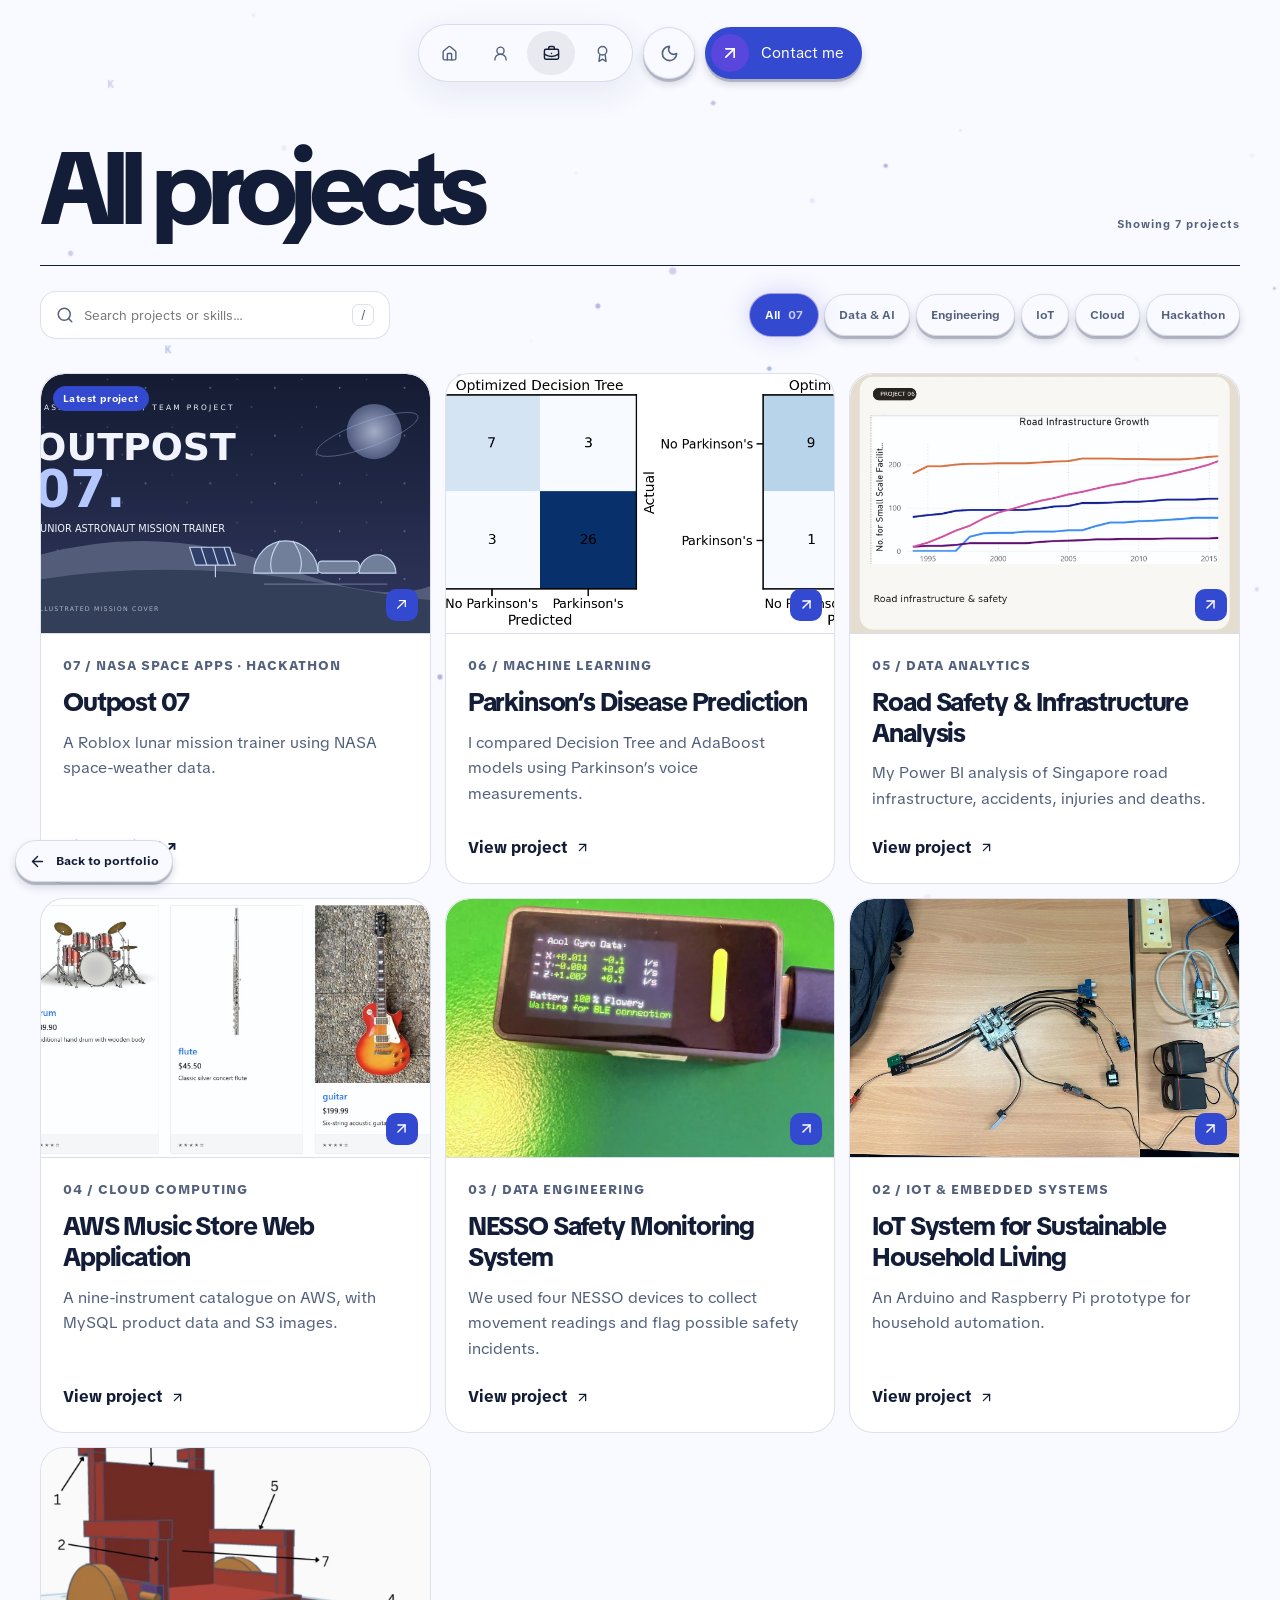
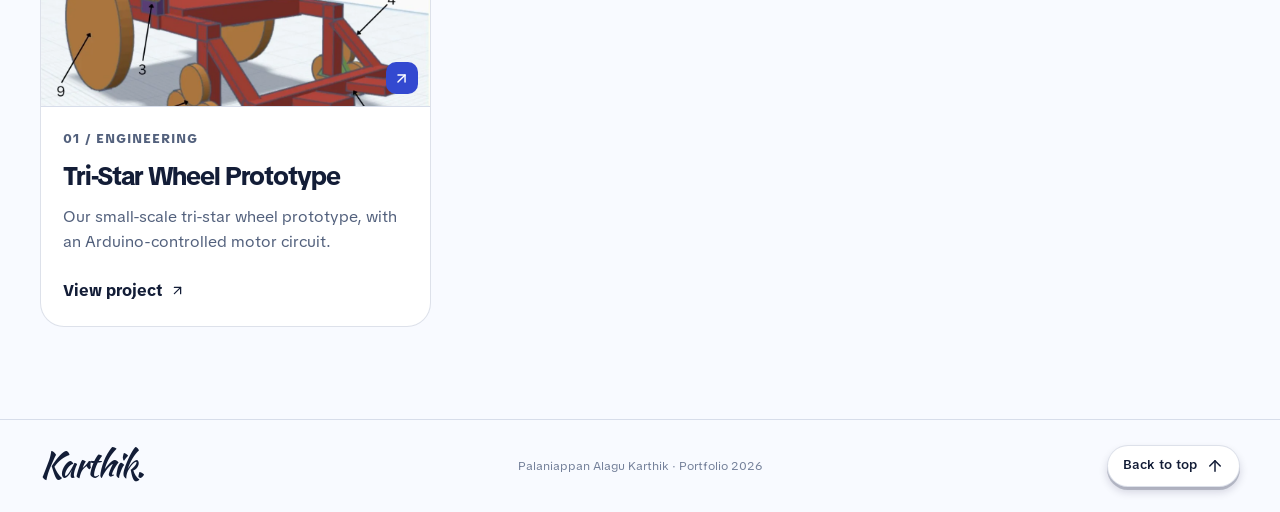
<file: all-projects.html>
<!DOCTYPE html>

<html data-theme="light" lang="en">
<head>
<meta charset="utf-8"/>
<meta content="width=device-width, initial-scale=1" name="viewport"/><script>
(() => {
  let saved;
  try { saved=localStorage.getItem('karthik-beige-theme'); } catch {}
  document.documentElement.dataset.theme = saved === 'dark' ? 'dark' : 'light';

  // Cover the first paint when an internal link started a page sweep.
  try {
    const key = 'karthik:page-signal-v2';
    const pending = JSON.parse(sessionStorage.getItem(key));
    sessionStorage.removeItem(key);
    if (pending?.url === location.href && Date.now() - pending.time < 10000 &&
        !matchMedia('(prefers-reduced-motion: reduce)').matches) {
      const root = document.documentElement;
      root.classList.add('sweep-arriving');
      setTimeout(() => root.classList.remove('sweep-arriving'), 2500);
    }
  } catch {}
})();

</script>
<meta content="#e8dfd2" name="theme-color"/>
<meta content="Explore Karthik's projects in machine learning, data engineering, engineering, IoT and cloud computing. Search and filter the portfolio." name="description"/>
<link href="assets/favicon.svg" rel="icon" type="image/svg+xml"/>
<title>All Projects · Karthik Portfolio</title>
<link href="https://fonts.googleapis.com" rel="preconnect"/><link crossorigin="" href="https://fonts.gstatic.com" rel="preconnect"/><link href="https://fonts.googleapis.com/css2?family=TikTok+Sans:wght@400;500;600;700&amp;display=swap" rel="stylesheet"/><link href="shared-base.css?v=9" rel="stylesheet"/><link href="all-projects.bundle.css?v=9" rel="stylesheet"/>


<link href="https://fonts.googleapis.com/css2?family=Kaushan+Script&amp;display=swap" rel="stylesheet" media="print" onload="this.media='all'"/><noscript><link href="https://fonts.googleapis.com/css2?family=Kaushan+Script&amp;display=swap" rel="stylesheet"/></noscript>
<script defer="" src="adaptive-performance.js?v=9"></script><script defer="" src="motion.js?v=9"></script>
<script defer="" src="all-projects.bundle.js?v=9"></script>
<link href="motion.css?v=9" rel="stylesheet">
<link href="upgrade.css?v=9" rel="stylesheet"/>
<script defer="" src="upgrade.js?v=9"></script>
</link><link href="studio.css?v=9" rel="stylesheet"/><script defer="" src="studio.js?v=9"></script><link href="project-refinement.css?v=9" rel="stylesheet"/><script defer="" src="project-refinement.js?v=9"></script><meta content="All Projects · Karthik Portfolio" property="og:title"/><meta content="Explore Karthik's projects in machine learning, data engineering, engineering, IoT and cloud computing. Search and filter the portfolio." property="og:description"/><meta content="website" property="og:type"/><meta content="https://karthik-portfolio-8hzt.onrender.com/all-projects.html" property="og:url"/><meta content="https://karthik-portfolio-8hzt.onrender.com/assets/website-preview.png?v=2" property="og:image"/><meta content="1200" property="og:image:width"/><meta content="630" property="og:image:height"/><meta content="Karthik — AI &amp; Data Engineering. A flowing abstract wave on a midnight blue background." property="og:image:alt"/><meta content="image/png" property="og:image:type"/><meta content="summary_large_image" name="twitter:card"/><meta content="All Projects · Karthik Portfolio" name="twitter:title"/><meta content="Explore Karthik's projects in machine learning, data engineering, engineering, IoT and cloud computing. Search and filter the portfolio." name="twitter:description"/><meta content="https://karthik-portfolio-8hzt.onrender.com/assets/website-preview.png?v=2" name="twitter:image"/><link rel="stylesheet" href="adaptive-performance.css?v=9"/></head>
<body class="all-projects-page" data-ambient-dots="">
<a class="skip" href="#all-projects-main">Skip to projects</a>
<a aria-label="Back to portfolio projects" class="ap-back ap-back-fixed" href="index.html#projects"><iconify-icon aria-hidden="true" icon="lucide:arrow-left"></iconify-icon><span>Back to portfolio</span></a>
<header aria-label="Main header" class="floating-header"><button aria-controls="mobile-sidebar" aria-expanded="false" aria-label="Open menu" class="menu-toggle glass" id="menu-toggle" type="button">
<span aria-hidden="true" class="menu-bars"><span></span><span></span><span></span></span>
</button>
<nav aria-label="Main navigation" class="dock glass">
<a aria-label="Home" class="nav-item" href="index.html#home" id="nav-home"><iconify-icon aria-hidden="true" icon="lucide:house"></iconify-icon><span class="nav-label">Home</span></a>
<a aria-controls="about-preview" aria-expanded="false" aria-label="About" class="nav-item" data-about-trigger="" href="index.html#about" id="nav-about"><iconify-icon aria-hidden="true" icon="lucide:user-round"></iconify-icon><span class="nav-label">About</span></a>
<a aria-current="page" aria-label="Projects" class="nav-item" href="all-projects.html" id="nav-projects"><iconify-icon aria-hidden="true" icon="lucide:briefcase-business"></iconify-icon><span class="nav-label">Projects</span></a><a aria-label="Achievements and Certificates" class="nav-item" href="certificates.html" id="nav-awards"><iconify-icon aria-hidden="true" icon="lucide:award"></iconify-icon><span class="nav-label">Achievements</span></a>
</nav>
<button aria-label="Switch to dark mode" class="theme-toggle glass" id="all-theme-toggle" type="button"><iconify-icon aria-hidden="true" icon="lucide:moon" id="all-theme-icon"></iconify-icon></button>
<a class="contact-pill" href="index.html#contact" id="header-contact"><span class="disc"><iconify-icon aria-hidden="true" icon="lucide:arrow-up-right"></iconify-icon></span>Contact me</a>
<div aria-label="Internship preview" class="nav-preview about-preview glass" hidden="" id="about-preview">
<div class="about-preview-copy">
<div class="about-preview-meta"><span>MY INTERNSHIP</span><span>APR to AUG 2024</span></div>
<h2>IoT Intern<br/><em>at iWOW Connections.</em></h2>
<p>Connected-device setup, utility-meter monitoring and on-site signal tests.</p>
<a class="internship-cta about-preview-link" href="internship.html">View my internship <iconify-icon aria-hidden="true" icon="lucide:arrow-right"></iconify-icon></a>
</div>
<figure class="about-preview-photo">
<img alt="Utility meter connected to an IoT modem during my internship testing" decoding="async" fetchpriority="low" height="720" loading="lazy" src="assets/internship-s47-preparation-display.webp" width="960"/>
<figcaption>Connected devices from my time at iWOW.</figcaption>
</figure>
</div>
</header><div class="sidebar-backdrop" hidden="" id="sidebar-backdrop"></div><aside aria-label="Sidebar navigation" class="mobile-sidebar" hidden="" id="mobile-sidebar">
<div class="sidebar-shell">
<div class="sidebar-head">
<div>
<span class="sidebar-kicker">KARTHIK</span>
<strong>Navigate the portfolio</strong>
</div>
<button aria-label="Close menu" class="sidebar-close" id="menu-close" type="button"><iconify-icon aria-hidden="true" icon="lucide:x"></iconify-icon></button>
</div>
<nav aria-label="Mobile navigation" class="sidebar-nav">
<a class="sidebar-link" href="index.html#home"><iconify-icon aria-hidden="true" icon="lucide:house"></iconify-icon><span>Home</span></a>
<a class="sidebar-link" href="index.html#about"><iconify-icon aria-hidden="true" icon="lucide:user-round"></iconify-icon><span>About</span></a>
<a class="sidebar-link" href="internship.html"><iconify-icon aria-hidden="true" icon="lucide:briefcase-business"></iconify-icon><span>Internship</span></a>
<a class="sidebar-link" href="certificates.html"><iconify-icon aria-hidden="true" icon="lucide:award"></iconify-icon><span>Achievements &amp; Certificates</span></a><a class="sidebar-link" href="all-projects.html"><iconify-icon aria-hidden="true" icon="lucide:briefcase-business"></iconify-icon><span>Projects</span></a>
<a class="sidebar-link" href="index.html#contact"><iconify-icon aria-hidden="true" icon="lucide:mail"></iconify-icon><span>Contact</span></a>
</nav>
<div class="sidebar-actions">
<button class="sidebar-theme" id="sidebar-theme-toggle" type="button"><iconify-icon aria-hidden="true" icon="lucide:sparkles"></iconify-icon><span>Switch theme</span></button>
<a class="sidebar-cta" href="index.html#contact">Contact me <iconify-icon aria-hidden="true" icon="lucide:arrow-up-right"></iconify-icon></a>
</div>
</div>
</aside>
<main class="ap-main" id="all-projects-main">
<div class="ap-shell">
<section aria-labelledby="ap-browser-title" class="ap-browser">
<div class="ap-browser-heading"><h1 data-title-reveal="" id="ap-browser-title">All projects<span class="ap-period">.</span></h1><span aria-live="polite" id="ap-results" role="status">Showing 7 projects</span></div>
<div class="ap-controls">
<div class="ap-search" role="search">
<iconify-icon aria-hidden="true" icon="lucide:search"></iconify-icon>
<input aria-label="Search projects" autocomplete="off" id="ap-search-input" placeholder="Search projects or skills..." type="search"/>
<span aria-hidden="true" class="ap-search-shortcut" id="ap-search-shortcut">/</span>
<button aria-label="Clear search" class="ap-search-clear" hidden="" id="ap-search-clear" type="button"><iconify-icon aria-hidden="true" icon="lucide:x"></iconify-icon></button>
</div>
<div aria-label="Filter projects by category" class="ap-filters" role="group">
<button aria-pressed="true" class="ap-filter is-active" data-filter="all" type="button">All <span>07</span></button>
<button aria-pressed="false" class="ap-filter" data-filter="data" type="button">Data &amp; AI</button>
<button aria-pressed="false" class="ap-filter" data-filter="engineering" type="button">Engineering</button>
<button aria-pressed="false" class="ap-filter" data-filter="iot" type="button">IoT</button>
<button aria-pressed="false" class="ap-filter" data-filter="cloud" type="button">Cloud</button><button aria-pressed="false" class="ap-filter" data-filter="hackathon" type="button">Hackathon</button>
</div>
</div>
<div aria-label="Project gallery" class="ap-scroll-region" role="region"><div class="ap-grid" id="ap-grid">
<article class="ap-card" data-category="hackathon" data-project-number="07" data-search="outpost 07 nasa space apps hackathon roblox luau donki solar flare lunar mission team ctrl alt del"><a aria-label="Open project 07: Outpost 07" class="ap-card-link" href="outpost-07.html"><span class="ap-card-thumbnail"><img decoding="async" alt="Outpost 07 lunar base gameplay screenshot" data-outpost-photo="" height="552" loading="lazy" src="https://raw.githubusercontent.com/bigbobopenguin-abc/andrea-portfolio/main/static/images/outpost-07/outpost.jpg" width="1000"/><span class="project-card-pin">Latest project</span><span aria-hidden="true" class="ap-image-arrow">↗</span></span><span class="ap-card-content"><span class="ap-card-category">07 / NASA SPACE APPS · HACKATHON</span><strong class="ap-card-title">Outpost 07</strong><span class="ap-card-summary">A Roblox lunar mission trainer using NASA space-weather data.</span><span class="ap-card-cta">View project ↗</span></span></a></article><article class="ap-card" data-category="data" data-project-number="06" data-search="machine learning project parkinsons voice classification decision tree adaboost python scikit-learn sklearn pandas numpy matplotlib seaborn gridsearchcv cross validation f1 roc auc">
<a aria-label="Open project 06: Parkinson’s Disease Prediction" class="ap-card-link" href="machine-learning.html">
<span class="ap-card-thumbnail"><img decoding="async" alt="Confusion matrices from my Decision Tree and AdaBoost comparison" height="466" loading="eager" src="assets/ml-model-comparison.webp" width="1160"/><span aria-hidden="true" class="ap-image-arrow"><iconify-icon icon="lucide:arrow-up-right"></iconify-icon></span></span>
<span class="ap-card-content"><span class="ap-card-category">06 / MACHINE LEARNING</span><strong class="ap-card-title">Parkinson’s Disease Prediction</strong><span class="ap-card-summary">I compared Decision Tree and AdaBoost models using Parkinson’s voice measurements.</span><span class="ap-card-cta">View project <iconify-icon aria-hidden="true" icon="lucide:arrow-up-right"></iconify-icon></span></span>
</a>
</article><article class="ap-card" data-category="data" data-project-number="05" data-search="road safety infrastructure analysis traffic accidents singapore injury death rates road condition accidents power bi python pandas charts data visualisation analytics traffic lights flyovers bridges 1994 2017 2006 2016">
<a aria-label="Open project 05: Road Safety &amp; Infrastructure Analysis" class="ap-card-link" href="road-safety.html">
<span class="ap-card-thumbnail"><img decoding="async" alt="Road infrastructure growth chart from my Power BI analysis" height="420" loading="lazy" src="assets/road-safety-cover.webp" width="600"/><span aria-hidden="true" class="ap-image-arrow"><iconify-icon icon="lucide:arrow-up-right"></iconify-icon></span></span>
<span class="ap-card-content"><span class="ap-card-category">05 / DATA ANALYTICS</span><strong class="ap-card-title">Road Safety &amp; Infrastructure Analysis</strong><span class="ap-card-summary">My Power BI analysis of Singapore road infrastructure, accidents, injuries and deaths.</span><span class="ap-card-cta">View project <iconify-icon aria-hidden="true" icon="lucide:arrow-up-right"></iconify-icon></span></span>
</a>
</article><article class="ap-card" data-category="cloud" data-project-number="04" data-search="cloud cloud cloud computing development project a small music store i built on aws, from hosting to monitoring. aws ec2 rds mysql s3 cloudwatch load balancer auto scaling">
<a aria-label="Open project 04: AWS Music Store Web Application" class="ap-card-link" href="cloud-computing.html">
<span class="ap-card-thumbnail"><img decoding="async" alt="Nine-product music store from my cloud computing project" height="420" loading="lazy" src="assets/cloud-storefront-1.webp" width="600"/><span aria-hidden="true" class="ap-image-arrow"><iconify-icon icon="lucide:arrow-up-right"></iconify-icon></span></span>
<span class="ap-card-content"><span class="ap-card-category">04 / CLOUD COMPUTING</span><strong class="ap-card-title">AWS Music Store Web Application</strong><span class="ap-card-summary">A nine-instrument catalogue on AWS, with MySQL product data and S3 images.</span><span class="ap-card-cta">View project <iconify-icon aria-hidden="true" icon="lucide:arrow-up-right"></iconify-icon></span></span>
</a>
</article><article class="ap-card" data-category="data" data-project-number="03" data-search="data data &amp; ai data engineering project a wearable system for tracking movement and spotting safety incidents. python ble mysql power bi construction safety wearable sensor slips falls near misses">
<a aria-label="Open project 03: NESSO Safety Monitoring System" class="ap-card-link" href="data-engineering.html">
<span class="ap-card-thumbnail"><img decoding="async" alt="Wearable motion-sensing device from my Data Engineering project" height="420" loading="lazy" src="assets/project-data-fast.webp" width="600"/><span aria-hidden="true" class="ap-image-arrow"><iconify-icon icon="lucide:arrow-up-right"></iconify-icon></span></span>
<span class="ap-card-content"><span class="ap-card-category">03 / DATA ENGINEERING</span><strong class="ap-card-title">NESSO Safety Monitoring System</strong><span class="ap-card-summary">We used four NESSO devices to collect movement readings and flag possible safety incidents.</span><span class="ap-card-cta">View project <iconify-icon aria-hidden="true" icon="lucide:arrow-up-right"></iconify-icon></span></span>
</a>
</article><article class="ap-card" data-category="iot" data-project-number="02" data-search="iot iot iot system for sustainable household living sensors for lights, ventilation, plants and doorway alerts. arduino nano raspberry pi sensors thingspeak smart household">
<a aria-label="Open project 02: Sustainable Household IoT" class="ap-card-link" href="iot-sustainable-living.html">
<span class="ap-card-thumbnail"><img decoding="async" alt="Original sensor hardware laid out on a workbench" height="420" loading="lazy" src="assets/iot-hardware-workbench.webp" width="600"/><span aria-hidden="true" class="ap-image-arrow"><iconify-icon icon="lucide:arrow-up-right"></iconify-icon></span></span>
<span class="ap-card-content"><span class="ap-card-category">02 / IOT &amp; EMBEDDED SYSTEMS</span><strong class="ap-card-title">IoT System for Sustainable Household Living</strong><span class="ap-card-summary">An Arduino and Raspberry Pi prototype for household automation.</span><span class="ap-card-cta">View project <iconify-icon aria-hidden="true" icon="lucide:arrow-up-right"></iconify-icon></span></span>
</a>
</article><article class="ap-card" data-category="engineering" data-project-number="01" data-search="engineering engineering engineering exploration project our team explored a wheel design that helps wheelchairs climb curbs. 3d design arduino prototyping wheelchair caster tri-star design">
<a aria-label="Open project 01: Tri-Star Wheel Prototype" class="ap-card-link" href="engineering-exploration.html">
<span class="ap-card-thumbnail"><img decoding="async" alt="Original 3D wheelchair design with tri-star wheels" height="420" loading="lazy" src="assets/project-engineering.webp" width="600"/><span aria-hidden="true" class="ap-image-arrow"><iconify-icon icon="lucide:arrow-up-right"></iconify-icon></span></span>
<span class="ap-card-content"><span class="ap-card-category">01 / ENGINEERING</span><strong class="ap-card-title">Tri-Star Wheel Prototype</strong><span class="ap-card-summary">Our small-scale tri-star wheel prototype, with an Arduino-controlled motor circuit.</span><span class="ap-card-cta">View project <iconify-icon aria-hidden="true" icon="lucide:arrow-up-right"></iconify-icon></span></span>
</a>
</article></div></div>
<div class="ap-empty" hidden="" id="ap-empty"><iconify-icon aria-hidden="true" icon="lucide:search"></iconify-icon><h3>No projects found.</h3><p>Try a different search or category.</p><button id="ap-reset" type="button">Clear filters <iconify-icon aria-hidden="true" icon="lucide:arrow-up-right"></iconify-icon></button></div>
</section>
</div>
</main>
<footer aria-label="Portfolio footer" class="site-footer footer-compact">
<div class="frame footer-minimal">
<a aria-label="Karthik, home" class="footer-wordmark" data-footer-scramble="" href="index.html#home"><span aria-hidden="true" class="footer-scramble-text">Karthik.</span></a>
<p class="footer-credit">Palaniappan Alagu Karthik · Portfolio 2026</p>
<button aria-label="Back to top" class="footer-back-to-top" data-footer-scramble="" id="footer-back-to-top" type="button">
<span aria-hidden="true" class="footer-scramble-text">Back to top</span>
<iconify-icon aria-hidden="true" icon="lucide:arrow-up"></iconify-icon>
</button>
</div>
</footer>
</body>
</html>
</file>
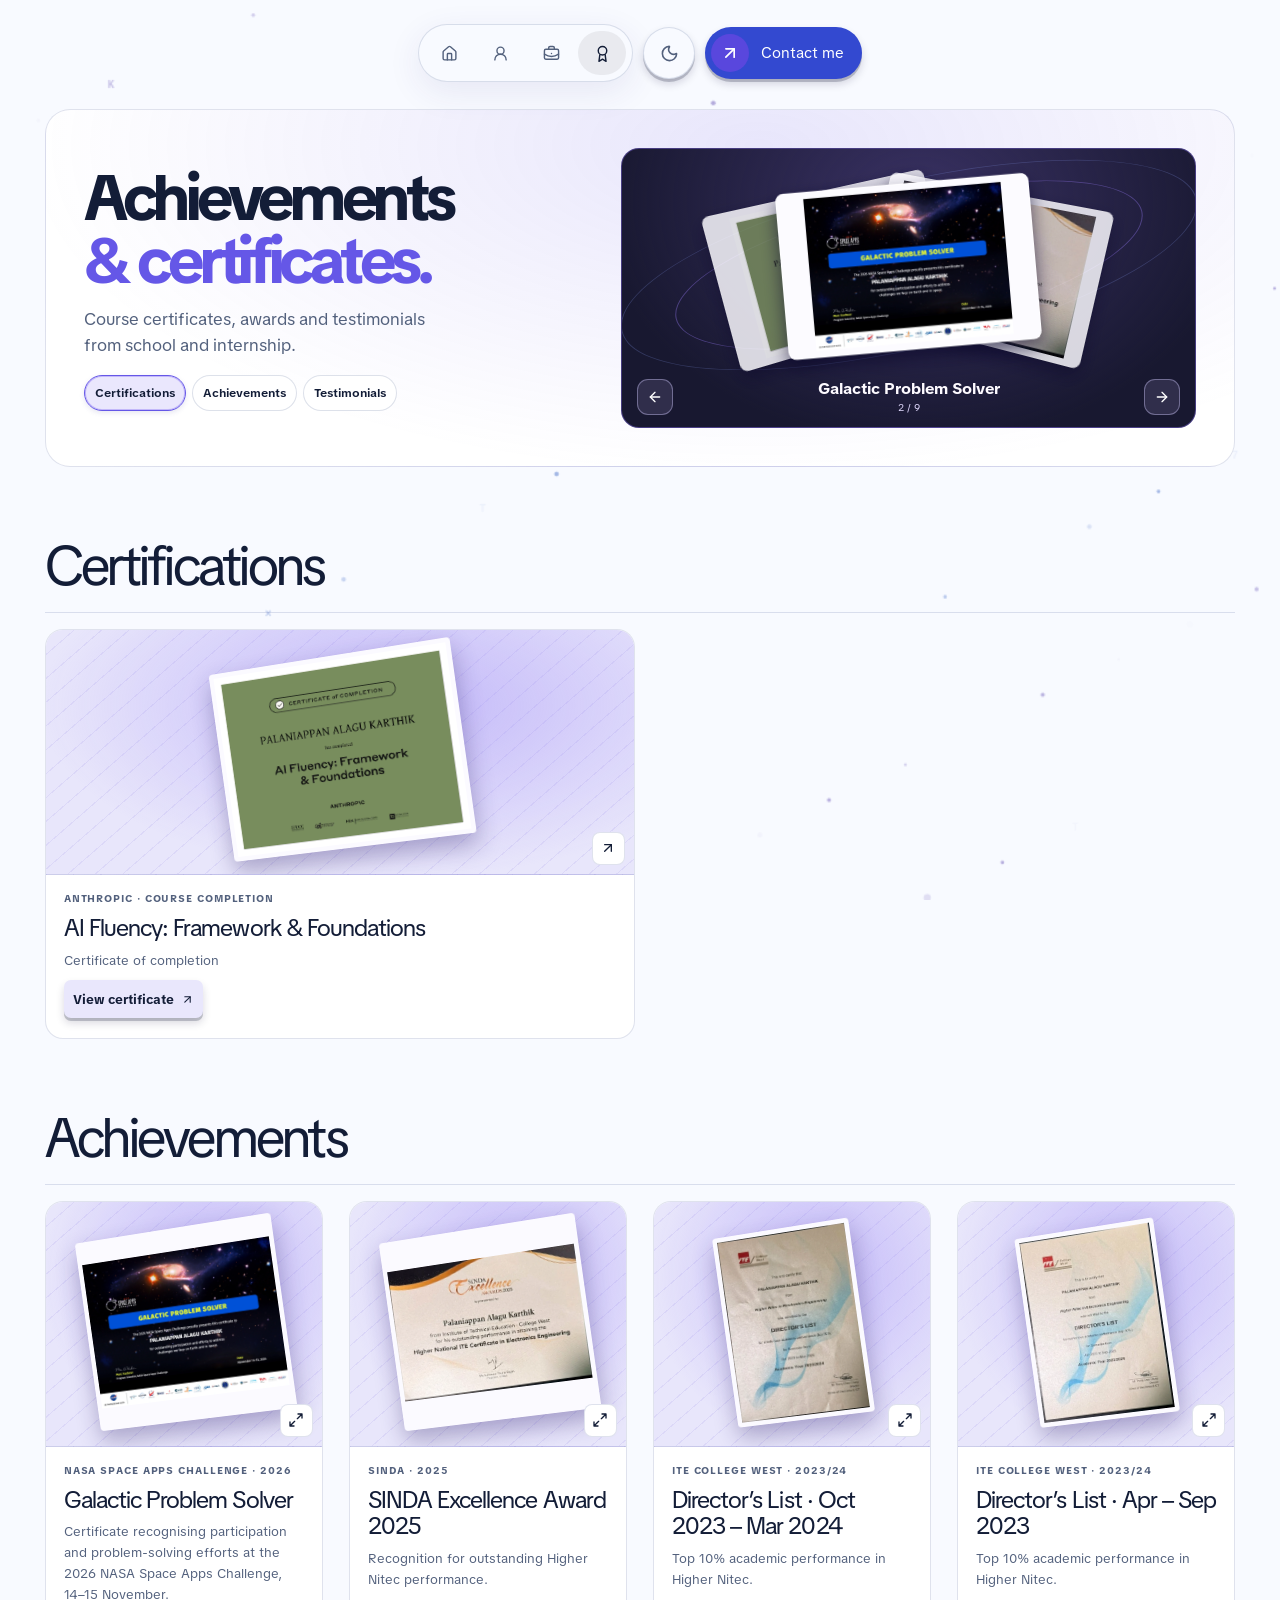
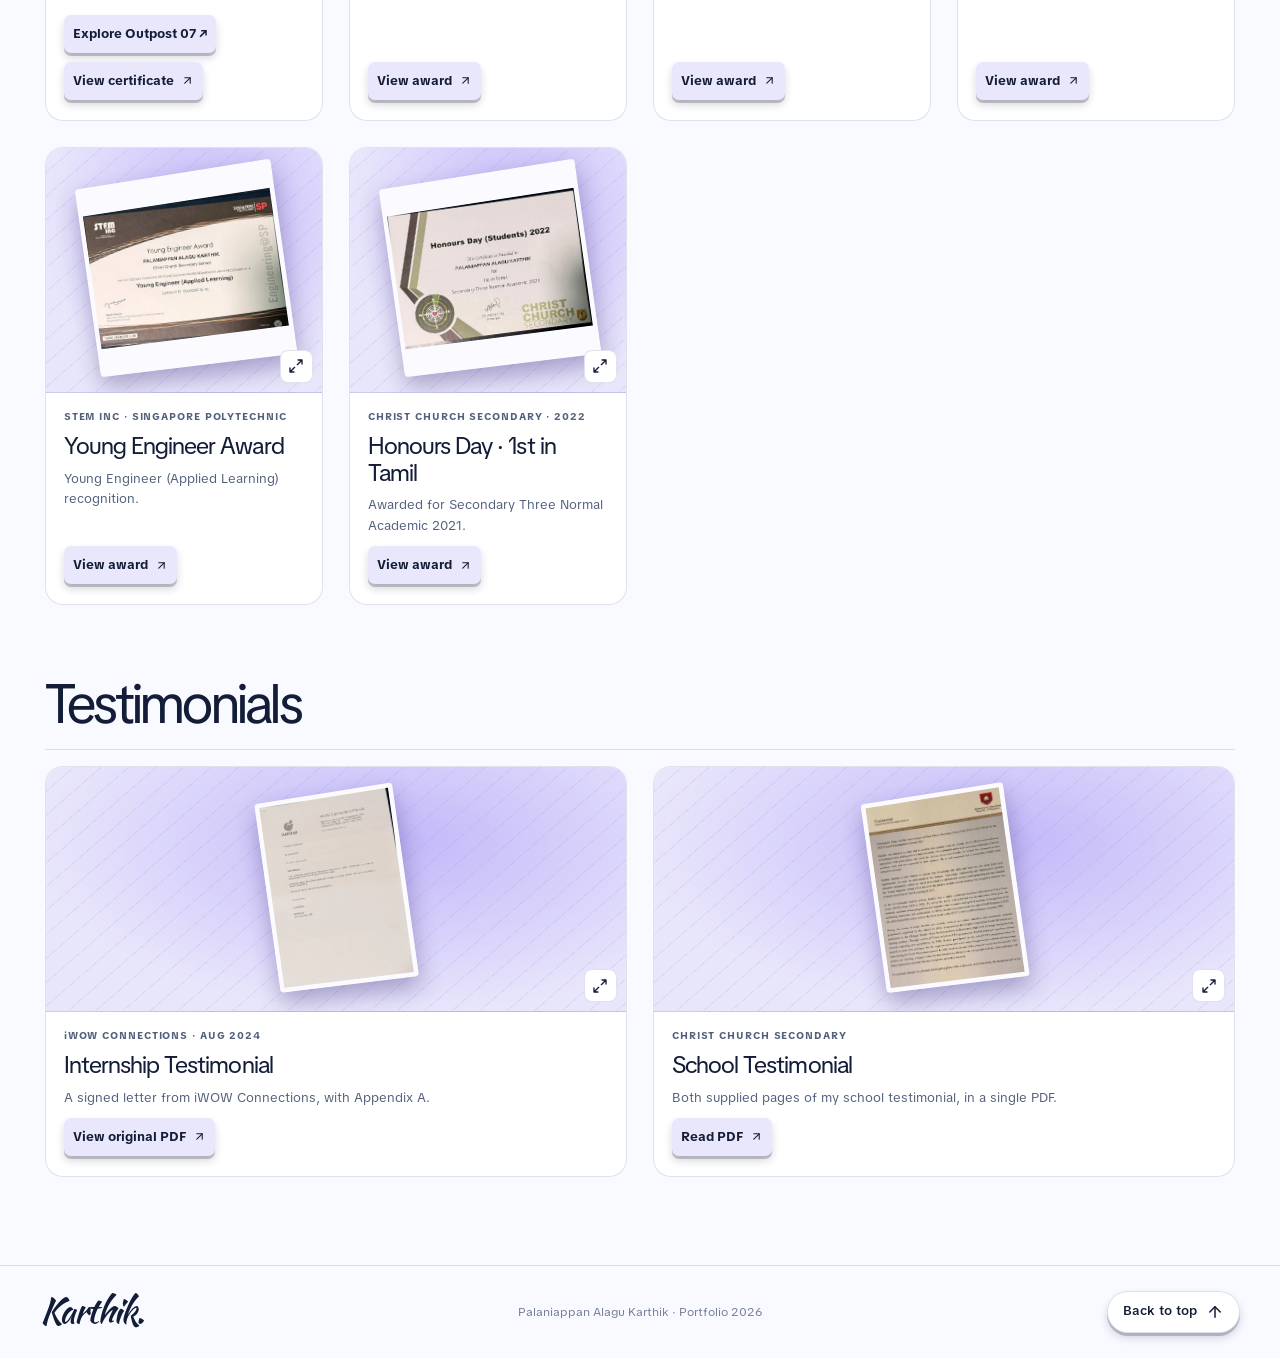
<file: certificates.html>
<!DOCTYPE html>

<html data-theme="light" lang="en">
<head>
<meta charset="utf-8"/>
<meta content="width=device-width, initial-scale=1" name="viewport"/>
<meta content="#e8dfd2" name="theme-color"/>
<meta content="Certifications, academic achievements, awards and testimonials from Karthik’s education and internship." name="description"/>
<title>My Achievements &amp; Certificates · Karthik Portfolio</title>
<link href="assets/favicon.svg" rel="icon" type="image/svg+xml"/>
<link href="https://fonts.googleapis.com" rel="preconnect"/><link crossorigin="" href="https://fonts.gstatic.com" rel="preconnect"><link href="https://fonts.googleapis.com/css2?family=TikTok+Sans:wght@400;500;600;700&amp;display=swap" rel="stylesheet"/><link href="shared-base.css?v=9" rel="stylesheet"/><link href="certificates.bundle.css?v=9" rel="stylesheet"/><link href="https://fonts.googleapis.com/css2?family=Kaushan+Script&amp;display=swap" rel="stylesheet" media="print" onload="this.media='all'"/><noscript><link href="https://fonts.googleapis.com/css2?family=Kaushan+Script&amp;display=swap" rel="stylesheet"/></noscript>
<script>
(() => {
  let saved;
  try { saved=localStorage.getItem('karthik-beige-theme'); } catch {}
  document.documentElement.dataset.theme = saved === 'dark' ? 'dark' : 'light';

  // Cover the first paint when an internal link started a page sweep.
  try {
    const key = 'karthik:page-signal-v2';
    const pending = JSON.parse(sessionStorage.getItem(key));
    sessionStorage.removeItem(key);
    if (pending?.url === location.href && Date.now() - pending.time < 10000 &&
        !matchMedia('(prefers-reduced-motion: reduce)').matches) {
      const root = document.documentElement;
      root.classList.add('sweep-arriving');
      setTimeout(() => root.classList.remove('sweep-arriving'), 2500);
    }
  } catch {}
})();

</script>
<script defer="" src="adaptive-performance.js?v=9"></script><script defer="" src="motion.js?v=9"></script>
<script defer="" src="certificates.bundle.js?v=9"></script>
<link href="motion.css?v=9" rel="stylesheet"/>
<link href="upgrade.css?v=9" rel="stylesheet"/>
<script defer="" src="upgrade.js?v=9"></script>
</link><link href="studio.css?v=9" rel="stylesheet"/><script defer="" src="studio.js?v=9"></script><meta content="My Achievements &amp; Certificates · Karthik Portfolio" property="og:title"/><meta content="Certifications, academic achievements, awards and testimonials from Karthik’s education and internship." property="og:description"/><meta content="website" property="og:type"/><meta content="https://karthik-portfolio-8hzt.onrender.com/certificates.html" property="og:url"/><meta content="https://karthik-portfolio-8hzt.onrender.com/assets/website-preview.png?v=2" property="og:image"/><meta content="1200" property="og:image:width"/><meta content="630" property="og:image:height"/><meta content="Karthik — AI &amp; Data Engineering. A flowing abstract wave on a midnight blue background." property="og:image:alt"/><meta content="image/png" property="og:image:type"/><meta content="summary_large_image" name="twitter:card"/><meta content="My Achievements &amp; Certificates · Karthik Portfolio" name="twitter:title"/><meta content="Certifications, academic achievements, awards and testimonials from Karthik’s education and internship." name="twitter:description"/><meta content="https://karthik-portfolio-8hzt.onrender.com/assets/website-preview.png?v=2" name="twitter:image"/><link rel="stylesheet" href="adaptive-performance.css?v=9"/></head>
<body class="certificates-page" data-ambient-dots="">
<a class="skip" href="#certificates-main">Skip to certificates</a>
<header aria-label="Main header" class="floating-header"><button aria-controls="mobile-sidebar" aria-expanded="false" aria-label="Open menu" class="menu-toggle glass" id="menu-toggle" type="button">
<span aria-hidden="true" class="menu-bars"><span></span><span></span><span></span></span>
</button>
<nav aria-label="Main navigation" class="dock glass">
<a aria-label="Home" class="nav-item" href="index.html#home" id="nav-home"><iconify-icon aria-hidden="true" icon="lucide:house"></iconify-icon><span class="nav-label">Home</span></a>
<a aria-controls="about-preview" aria-expanded="false" aria-label="About" class="nav-item" data-about-trigger="" href="index.html#about" id="nav-about"><iconify-icon aria-hidden="true" icon="lucide:user-round"></iconify-icon><span class="nav-label">About</span></a>
<a aria-label="Projects" class="nav-item" href="all-projects.html" id="nav-projects"><iconify-icon aria-hidden="true" icon="lucide:briefcase-business"></iconify-icon><span class="nav-label">Projects</span></a><a aria-current="page" aria-label="Achievements and Certificates" class="nav-item" href="certificates.html" id="nav-awards"><iconify-icon aria-hidden="true" icon="lucide:award"></iconify-icon><span class="nav-label">Achievements</span></a>
</nav>
<button aria-label="Switch to dark mode" class="theme-toggle glass" id="all-theme-toggle" type="button"><iconify-icon aria-hidden="true" icon="lucide:moon" id="all-theme-icon"></iconify-icon></button>
<a class="contact-pill" href="index.html#contact" id="header-contact"><span class="disc"><iconify-icon aria-hidden="true" icon="lucide:arrow-up-right"></iconify-icon></span>Contact me</a>
<div aria-label="Internship preview" class="nav-preview about-preview glass" hidden="" id="about-preview">
<div class="about-preview-copy">
<div class="about-preview-meta"><span>MY INTERNSHIP</span><span>APR to AUG 2024</span></div>
<h2>IoT Intern<br/><em>at iWOW Connections.</em></h2>
<p>Connected-device setup, utility-meter monitoring and on-site signal tests.</p>
<a class="internship-cta about-preview-link" href="internship.html">View my internship <iconify-icon aria-hidden="true" icon="lucide:arrow-right"></iconify-icon></a>
</div>
<figure class="about-preview-photo">
<img alt="Utility meter connected to an IoT modem during my internship testing" decoding="async" fetchpriority="low" height="720" loading="lazy" src="assets/internship-s47-preparation-display.webp" width="960"/>
<figcaption>Connected devices from my time at iWOW.</figcaption>
</figure>
</div>
</header><div class="sidebar-backdrop" hidden="" id="sidebar-backdrop"></div><aside aria-label="Sidebar navigation" class="mobile-sidebar" hidden="" id="mobile-sidebar">
<div class="sidebar-shell">
<div class="sidebar-head">
<div>
<span class="sidebar-kicker">KARTHIK</span>
<strong>Navigate the portfolio</strong>
</div>
<button aria-label="Close menu" class="sidebar-close" id="menu-close" type="button"><iconify-icon aria-hidden="true" icon="lucide:x"></iconify-icon></button>
</div>
<nav aria-label="Mobile navigation" class="sidebar-nav">
<a class="sidebar-link" href="index.html#home"><iconify-icon aria-hidden="true" icon="lucide:house"></iconify-icon><span>Home</span></a>
<a class="sidebar-link" href="index.html#about"><iconify-icon aria-hidden="true" icon="lucide:user-round"></iconify-icon><span>About</span></a>
<a class="sidebar-link" href="internship.html"><iconify-icon aria-hidden="true" icon="lucide:briefcase-business"></iconify-icon><span>Internship</span></a>
<a class="sidebar-link" href="certificates.html"><iconify-icon aria-hidden="true" icon="lucide:award"></iconify-icon><span>Achievements &amp; Certificates</span></a><a class="sidebar-link" href="all-projects.html"><iconify-icon aria-hidden="true" icon="lucide:briefcase-business"></iconify-icon><span>Projects</span></a>
<a class="sidebar-link" href="index.html#contact"><iconify-icon aria-hidden="true" icon="lucide:mail"></iconify-icon><span>Contact</span></a>
</nav>
<div class="sidebar-actions">
<button class="sidebar-theme" id="sidebar-theme-toggle" type="button"><iconify-icon aria-hidden="true" icon="lucide:sparkles"></iconify-icon><span>Switch theme</span></button>
<a class="sidebar-cta" href="index.html#contact">Contact me <iconify-icon aria-hidden="true" icon="lucide:arrow-up-right"></iconify-icon></a>
</div>
</div>
</aside>
<main class="cert-main" id="certificates-main">
<div class="cert-shell">
<header aria-labelledby="cert-hero-title" class="cert-hero cert-feature">
<div class="cert-hero-copy">
<h1 data-title-reveal="" id="cert-hero-title">Achievements <span class="cert-hero-accent">&amp; certificates.</span></h1>
<p>Course certificates, awards and testimonials from school and internship.</p>
<div class="cert-library-toolbar">
<nav aria-label="Jump to a category" class="cert-category-nav">
<a class="cert-category-link" href="#certifications">Certifications</a>
<a class="cert-category-link" href="#achievements">Achievements</a>
<a class="cert-category-link" href="#testimonials">Testimonials</a>
</nav>
</div>
</div>
<section aria-label="Featured documents" class="cert-stage">
<div class="cert-stage-deck">
<span aria-hidden="true" class="cert-orbit"></span>
<button aria-label="Show previous document" class="cert-stage-paper cert-stage-paper--left" data-cert-step="-1" tabindex="-1" type="button">
<img alt="" decoding="async" src="assets/certificates/ai-fluency-framework-foundations-preview.webp"/>
</button>
<button aria-label="Show next document" class="cert-stage-paper cert-stage-paper--right" data-cert-step="1" tabindex="-1" type="button">
<img alt="" decoding="async" src="assets/portfolio-documents/sinda-excellence-2025.webp"/>
</button>
<a aria-label="Open Galactic Problem Solver certificate" class="cert-stage-paper cert-stage-paper--front" href="assets/portfolio-documents/nasa-space-apps-2026-galactic-problem-solver.jpeg">
<img alt="NASA Space Apps Challenge Galactic Problem Solver certificate" decoding="async" src="assets/portfolio-documents/nasa-space-apps-2026-galactic-problem-solver.webp"/>
</a>
</div>
<div aria-label="Browse featured documents" class="cert-stage-bar" role="group">
<button aria-label="Previous document" data-cert-step="-1" type="button"><iconify-icon aria-hidden="true" icon="lucide:arrow-left"></iconify-icon></button>
<p class="cert-stage-caption"><strong>Galactic Problem Solver</strong><span class="cert-stage-counter"></span></p>
<button aria-label="Next document" data-cert-step="1" type="button"><iconify-icon aria-hidden="true" icon="lucide:arrow-right"></iconify-icon></button>
</div>
<span class="sr-only cert-stage-status" role="status"></span>
</section>
</header>
</div>
<div class="cert-content-area">
<div class="cert-shell">
<section aria-labelledby="cert-showcase-title" class="cert-category-panel" id="certifications" tabindex="-1">
<div class="cert-panel-head"><h2 class="cert-section-title" id="cert-showcase-title">Certifications</h2></div>
<div class="cert-grid">
<article class="cert-card">
<a aria-label="View the full AI Fluency Framework &amp; Foundations certificate" class="cert-card-preview" href="assets/certificates/ai-fluency-framework-foundations-anthropic.pdf" rel="noopener noreferrer" target="_blank">
<span class="cert-preview-paper">
<img decoding="async" alt="Anthropic AI Fluency: Framework &amp; Foundations completion certificate awarded to Palaniappan Alagu Karthik" height="1102" loading="eager" src="assets/certificates/ai-fluency-framework-foundations-preview.webp" width="1426"/>
</span>
<span aria-hidden="true" class="cert-preview-open"><iconify-icon icon="lucide:arrow-up-right"></iconify-icon></span>
</a>
<div class="cert-card-body">
<p class="cert-card-issuer">ANTHROPIC <span aria-hidden="true">·</span> COURSE COMPLETION</p>
<h3>AI Fluency: Framework &amp; Foundations</h3>
<p class="cert-card-desc">Certificate of completion</p>
<a class="cert-card-cta studio-shine" href="assets/certificates/ai-fluency-framework-foundations-anthropic.pdf" rel="noopener noreferrer" target="_blank">View certificate <iconify-icon aria-hidden="true" icon="lucide:arrow-up-right"></iconify-icon></a>
</div>
</article>
</div>
</section>
<section aria-labelledby="achievements-title" class="cert-category-panel" id="achievements" tabindex="-1">
<div class="cert-panel-head"><h2 class="cert-section-title" id="achievements-title">Achievements</h2></div>
<div class="cert-grid">
<article class="cert-card cert-card--document">
<a aria-label="Open NASA Space Apps Challenge Galactic Problem Solver certificate" class="cert-card-preview cert-card-preview--document" data-cert-gallery="nasa-space-apps" href="assets/portfolio-documents/nasa-space-apps-2026-galactic-problem-solver.jpeg" rel="noopener noreferrer" target="_blank">
<span class="cert-preview-paper"><img decoding="async" alt="2026 NASA Space Apps Challenge Galactic Problem Solver certificate awarded to Palaniappan Alagu Karthik" height="816" loading="lazy" src="assets/portfolio-documents/nasa-space-apps-2026-galactic-problem-solver.webp" width="1056"/></span>
<span aria-hidden="true" class="cert-preview-open"><iconify-icon icon="lucide:expand"></iconify-icon></span>
</a>
<div class="cert-card-body">
<p class="cert-card-issuer">NASA SPACE APPS CHALLENGE · 2026</p>
<h3>Galactic Problem Solver</h3>
<p class="cert-card-desc">Certificate recognising participation and problem-solving efforts at the 2026 NASA Space Apps Challenge, 14–15 November.</p><a class="cert-card-cta studio-shine" href="outpost-07.html">Explore Outpost 07 ↗</a>
<a class="cert-card-cta studio-shine" data-cert-gallery="nasa-space-apps" href="assets/portfolio-documents/nasa-space-apps-2026-galactic-problem-solver.jpeg" rel="noopener noreferrer" target="_blank">View certificate <iconify-icon aria-hidden="true" icon="lucide:arrow-up-right"></iconify-icon></a>
</div>
</article>
<article class="cert-card cert-card--document">
<a aria-label="Open SINDA Excellence Award 2025" class="cert-card-preview cert-card-preview--document" data-cert-gallery="sinda" href="assets/portfolio-documents/sinda-excellence-2025.webp" rel="noopener noreferrer" target="_blank">
<span class="cert-preview-paper"><img decoding="async" alt="Landscape SINDA Excellence Award 2025 certificate" height="500" loading="lazy" src="assets/portfolio-documents/sinda-excellence-2025.webp" width="640"/></span>
<span aria-hidden="true" class="cert-preview-open"><iconify-icon icon="lucide:expand"></iconify-icon></span>
</a>
<div class="cert-card-body">
<p class="cert-card-issuer">SINDA · 2025</p>
<h3>SINDA Excellence Award 2025</h3>
<p class="cert-card-desc">Recognition for outstanding Higher Nitec performance.</p>
<a class="cert-card-cta studio-shine" data-cert-gallery="sinda" href="assets/portfolio-documents/sinda-excellence-2025.webp" rel="noopener noreferrer" target="_blank">View award <iconify-icon aria-hidden="true" icon="lucide:arrow-up-right"></iconify-icon></a>
</div>
</article>
<article class="cert-card cert-card--document">
<a aria-label="Open Director’s List · Oct 2023 – Mar 2024" class="cert-card-preview cert-card-preview--document" data-cert-gallery="ite-oct" href="assets/portfolio-documents/ite-directors-list-oct-mar-2024.webp" rel="noopener noreferrer" target="_blank">
<span class="cert-preview-paper"><img decoding="async" alt="ITE College West Director’s List certificate for October 2023 to March 2024" height="500" loading="lazy" src="assets/portfolio-documents/ite-directors-list-oct-mar-2024.webp" width="640"/></span>
<span aria-hidden="true" class="cert-preview-open"><iconify-icon icon="lucide:expand"></iconify-icon></span>
</a>
<div class="cert-card-body">
<p class="cert-card-issuer">ITE COLLEGE WEST · 2023/24</p>
<h3>Director’s List · Oct 2023 – Mar 2024</h3>
<p class="cert-card-desc">Top 10% academic performance in Higher Nitec.</p>
<a class="cert-card-cta studio-shine" data-cert-gallery="ite-oct" href="assets/portfolio-documents/ite-directors-list-oct-mar-2024.webp" rel="noopener noreferrer" target="_blank">View award <iconify-icon aria-hidden="true" icon="lucide:arrow-up-right"></iconify-icon></a>
</div>
</article>
<article class="cert-card cert-card--document">
<a aria-label="Open Director’s List · Apr – Sep 2023" class="cert-card-preview cert-card-preview--document" data-cert-gallery="ite-apr" href="assets/portfolio-documents/ite-directors-list-apr-sep-2023.webp" rel="noopener noreferrer" target="_blank">
<span class="cert-preview-paper"><img decoding="async" alt="ITE College West Director’s List certificate for April to September 2023" height="500" loading="lazy" src="assets/portfolio-documents/ite-directors-list-apr-sep-2023.webp" width="640"/></span>
<span aria-hidden="true" class="cert-preview-open"><iconify-icon icon="lucide:expand"></iconify-icon></span>
</a>
<div class="cert-card-body">
<p class="cert-card-issuer">ITE COLLEGE WEST · 2023/24</p>
<h3>Director’s List · Apr – Sep 2023</h3>
<p class="cert-card-desc">Top 10% academic performance in Higher Nitec.</p>
<a class="cert-card-cta studio-shine" data-cert-gallery="ite-apr" href="assets/portfolio-documents/ite-directors-list-apr-sep-2023.webp" rel="noopener noreferrer" target="_blank">View award <iconify-icon aria-hidden="true" icon="lucide:arrow-up-right"></iconify-icon></a>
</div>
</article>
<article class="cert-card cert-card--document">
<a aria-label="Open Young Engineer Award" class="cert-card-preview cert-card-preview--document" data-cert-gallery="young" href="assets/portfolio-documents/young-engineer-award.webp" rel="noopener noreferrer" target="_blank">
<span class="cert-preview-paper"><img decoding="async" alt="Young Engineer Award for Applied Learning certificate" height="500" loading="lazy" src="assets/portfolio-documents/young-engineer-award.webp" width="640"/></span>
<span aria-hidden="true" class="cert-preview-open"><iconify-icon icon="lucide:expand"></iconify-icon></span>
</a>
<div class="cert-card-body">
<p class="cert-card-issuer">STEM INC · SINGAPORE POLYTECHNIC</p>
<h3>Young Engineer Award</h3>
<p class="cert-card-desc">Young Engineer (Applied Learning) recognition.</p>
<a class="cert-card-cta studio-shine" data-cert-gallery="young" href="assets/portfolio-documents/young-engineer-award.webp" rel="noopener noreferrer" target="_blank">View award <iconify-icon aria-hidden="true" icon="lucide:arrow-up-right"></iconify-icon></a>
</div>
</article>
<article class="cert-card cert-card--document">
<a aria-label="Open Honours Day · 1st in Tamil" class="cert-card-preview cert-card-preview--document" data-cert-gallery="honours" href="assets/portfolio-documents/honours-day-2022.webp" rel="noopener noreferrer" target="_blank">
<span class="cert-preview-paper"><img decoding="async" alt="Honours Day 2022 certificate recognising first place in Tamil" height="500" loading="lazy" src="assets/portfolio-documents/honours-day-2022.webp" width="640"/></span>
<span aria-hidden="true" class="cert-preview-open"><iconify-icon icon="lucide:expand"></iconify-icon></span>
</a>
<div class="cert-card-body">
<p class="cert-card-issuer">CHRIST CHURCH SECONDARY · 2022</p>
<h3>Honours Day · 1st in Tamil</h3>
<p class="cert-card-desc">Awarded for Secondary Three Normal Academic 2021.</p>
<a class="cert-card-cta studio-shine" data-cert-gallery="honours" href="assets/portfolio-documents/honours-day-2022.webp" rel="noopener noreferrer" target="_blank">View award <iconify-icon aria-hidden="true" icon="lucide:arrow-up-right"></iconify-icon></a>
</div>
</article>
</div></section>
<section aria-labelledby="testimonials-title" class="cert-category-panel" id="testimonials" tabindex="-1">
<div class="cert-panel-head"><h2 class="cert-section-title" id="testimonials-title">Testimonials</h2></div>
<div class="cert-grid">
<article class="cert-card cert-card--document cert-card--iwow">
<a aria-label="Preview the iWOW Internship Testimonial" class="cert-card-preview cert-card-preview--document" data-extra-page="assets/portfolio-documents/iwow-internship-appendix.webp" href="assets/portfolio-documents/iwow-internship-testimonial.pdf" rel="noopener noreferrer" target="_blank">
<span class="cert-preview-paper"><img decoding="async" alt="iWOW Connections testimonial letter, 26 August 2024" height="2157" loading="lazy" src="assets/portfolio-documents/iwow-internship-testimonial.webp" width="1550"/></span>
<span aria-hidden="true" class="cert-preview-open"><iconify-icon icon="lucide:expand"></iconify-icon></span>
</a>
<div class="cert-card-body">
<p class="cert-card-issuer">iWOW CONNECTIONS · AUG 2024</p>
<h3>Internship Testimonial</h3>
<p class="cert-card-desc">A signed letter from iWOW Connections, with Appendix A.</p>
<div class="cert-card-actions">
<a class="cert-card-cta studio-shine" href="assets/portfolio-documents/iwow-internship-testimonial.pdf" rel="noopener noreferrer" target="_blank">View original PDF <iconify-icon aria-hidden="true" icon="lucide:arrow-up-right"></iconify-icon></a>
</div>
</div>
</article>
<article class="cert-card cert-card--document">
<a aria-label="Preview the school testimonial" class="cert-card-preview cert-card-preview--document" data-extra-page="assets/portfolio-documents/christ-church-testimonial-page-4.webp" href="assets/portfolio-documents/christ-church-school-testimonial.pdf" rel="noopener noreferrer" target="_blank">
<span class="cert-preview-paper"><img decoding="async" alt="Christ Church Secondary School testimonial letter" height="500" loading="lazy" src="assets/portfolio-documents/christ-church-testimonial-page-3.webp" width="640"/></span>
<span aria-hidden="true" class="cert-preview-open"><iconify-icon icon="lucide:expand"></iconify-icon></span>
</a>
<div class="cert-card-body">
<p class="cert-card-issuer">CHRIST CHURCH SECONDARY</p>
<h3>School Testimonial</h3>
<p class="cert-card-desc">Both supplied pages of my school testimonial, in a single PDF.</p>
<a class="cert-card-cta studio-shine" href="assets/portfolio-documents/christ-church-school-testimonial.pdf" rel="noopener noreferrer" target="_blank">Read PDF <iconify-icon aria-hidden="true" icon="lucide:arrow-up-right"></iconify-icon></a>
</div>
</article>
</div></section>
</div>
</div>
</main>
<dialog aria-labelledby="cert-dialog-title" class="cert-gallery-dialog" id="cert-gallery-dialog">
<div class="cert-dialog-top"><div><p class="cert-dialog-issuer" id="cert-dialog-issuer"></p><h2 aria-live="polite" id="cert-dialog-title">Document</h2></div><form method="dialog"><button aria-label="Close document" autofocus="" class="cert-dialog-close" type="submit"><iconify-icon aria-hidden="true" icon="lucide:x"></iconify-icon></button></form></div>
<div class="cert-dialog-image-wrap"><img decoding="async" alt="" draggable="false" id="cert-dialog-image"/></div>
<div aria-label="Document pages" class="cert-dialog-pages" hidden="" id="cert-dialog-pages" role="group"></div>
<div class="cert-dialog-bottom"><a href="#" id="cert-dialog-original" rel="noopener noreferrer" target="_blank">Open original <iconify-icon aria-hidden="true" icon="lucide:arrow-up-right"></iconify-icon></a></div>
</dialog>
<footer aria-label="Portfolio footer" class="site-footer footer-compact"><div class="frame footer-minimal"><a aria-label="Karthik, home" class="footer-wordmark" data-footer-scramble="" href="index.html#home"><span aria-hidden="true" class="footer-scramble-text">Karthik.</span></a><p class="footer-credit">Palaniappan Alagu Karthik · Portfolio 2026</p><button aria-label="Back to top" class="footer-back-to-top" data-footer-scramble="" id="footer-back-to-top" type="button"><span aria-hidden="true" class="footer-scramble-text">Back to top</span><iconify-icon aria-hidden="true" icon="lucide:arrow-up"></iconify-icon></button></div></footer>
</body>
</html>
</file>
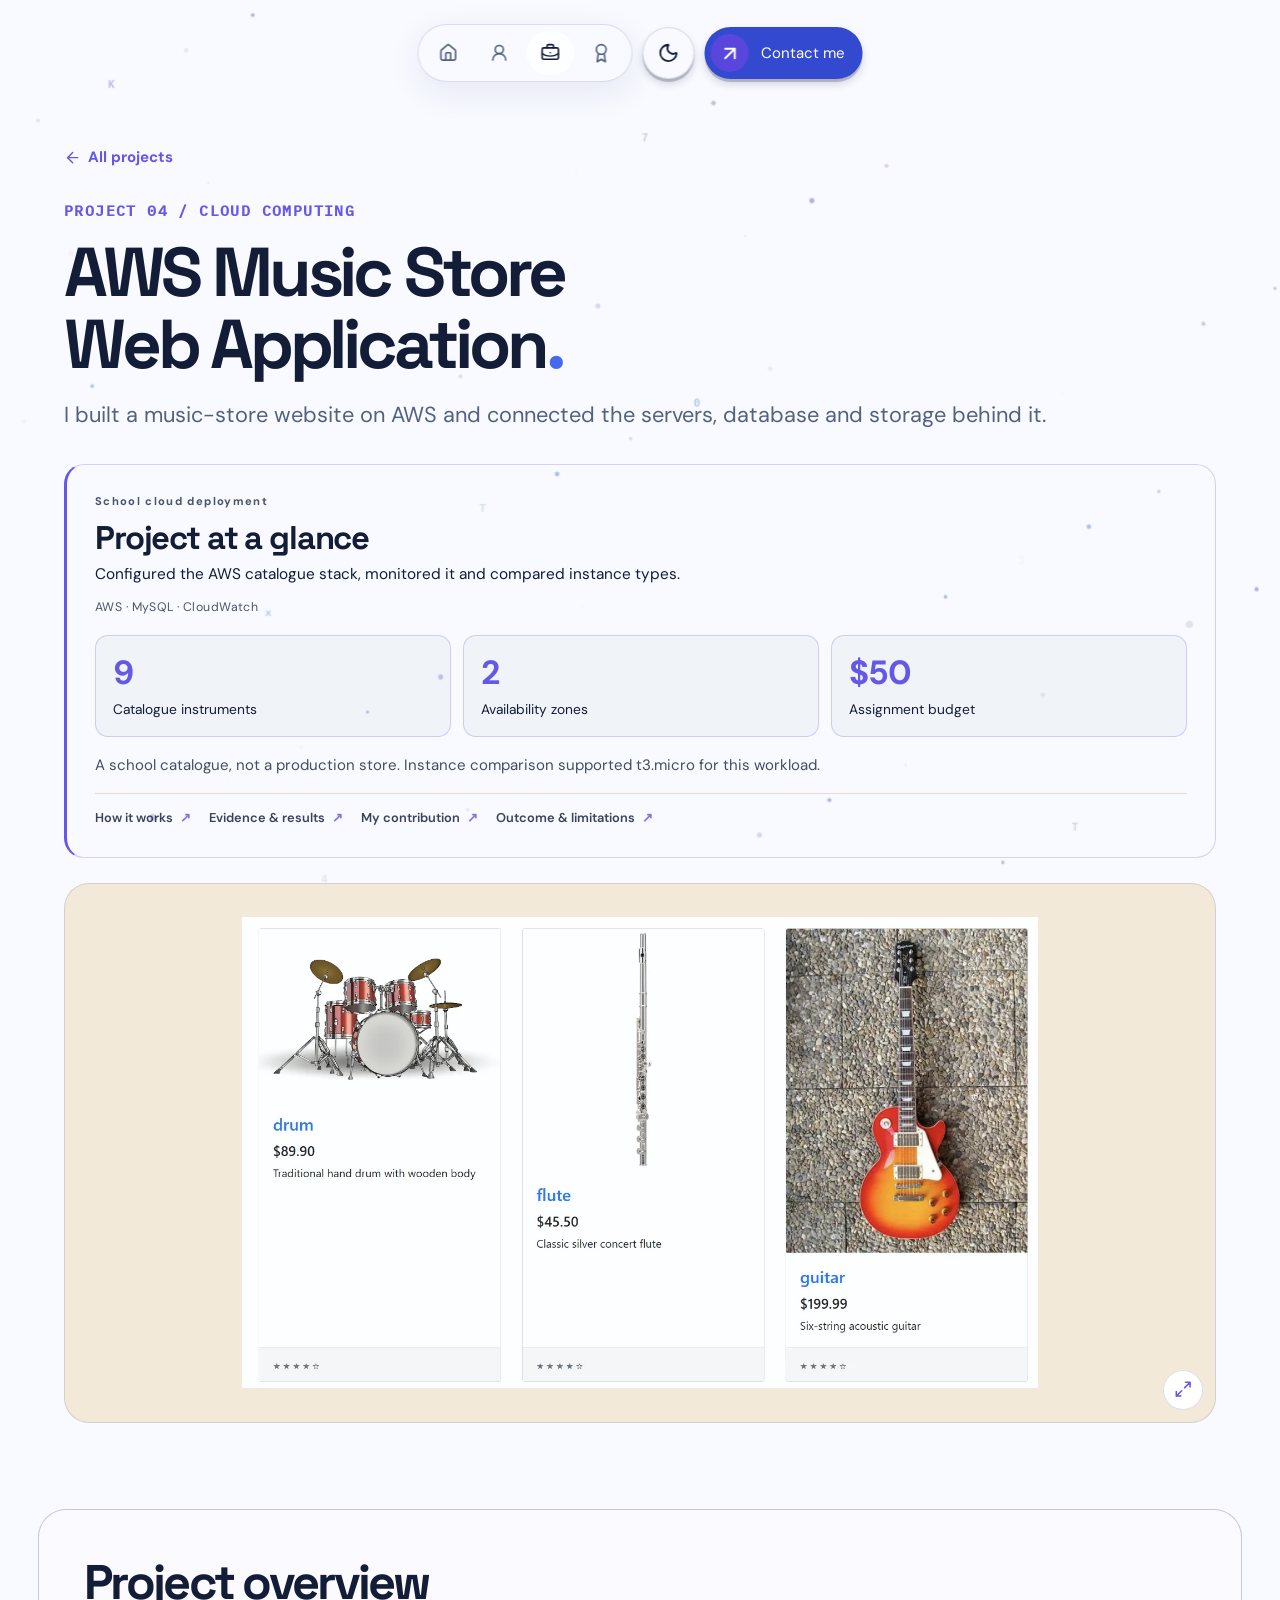
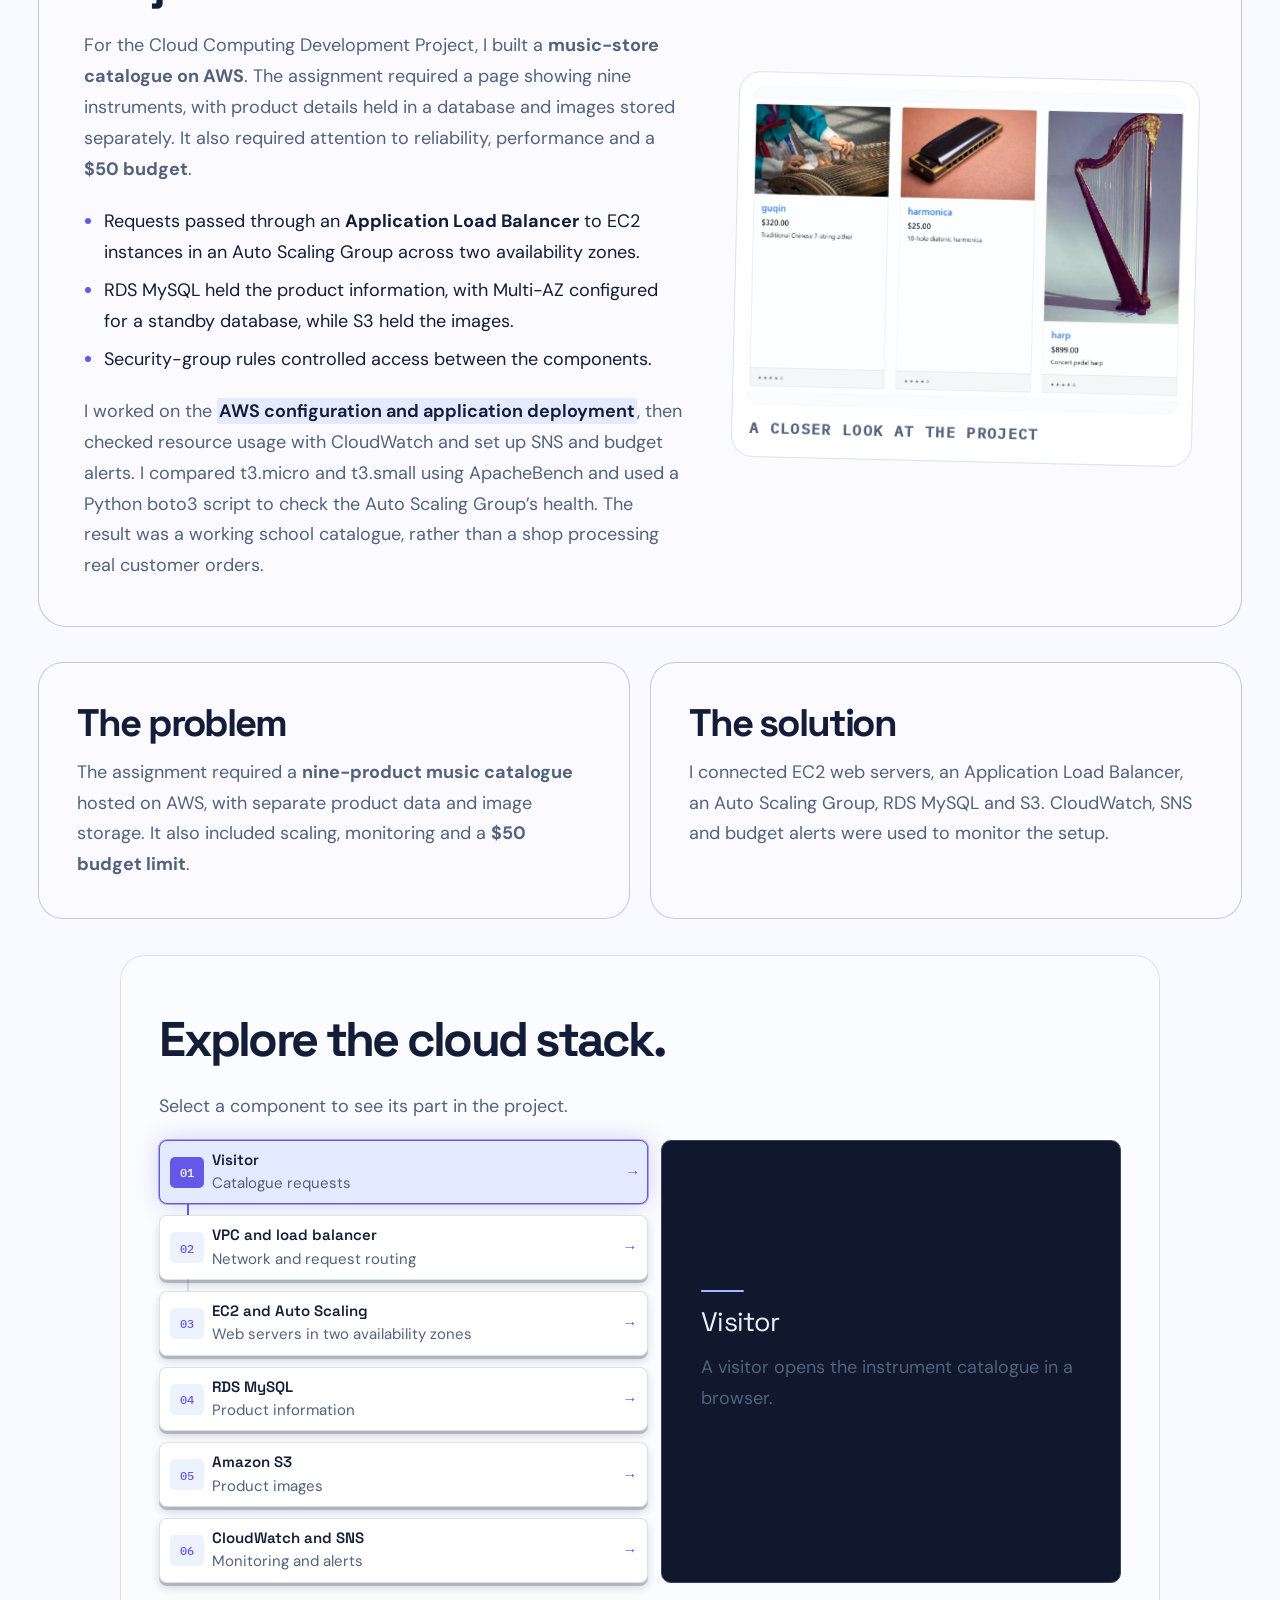
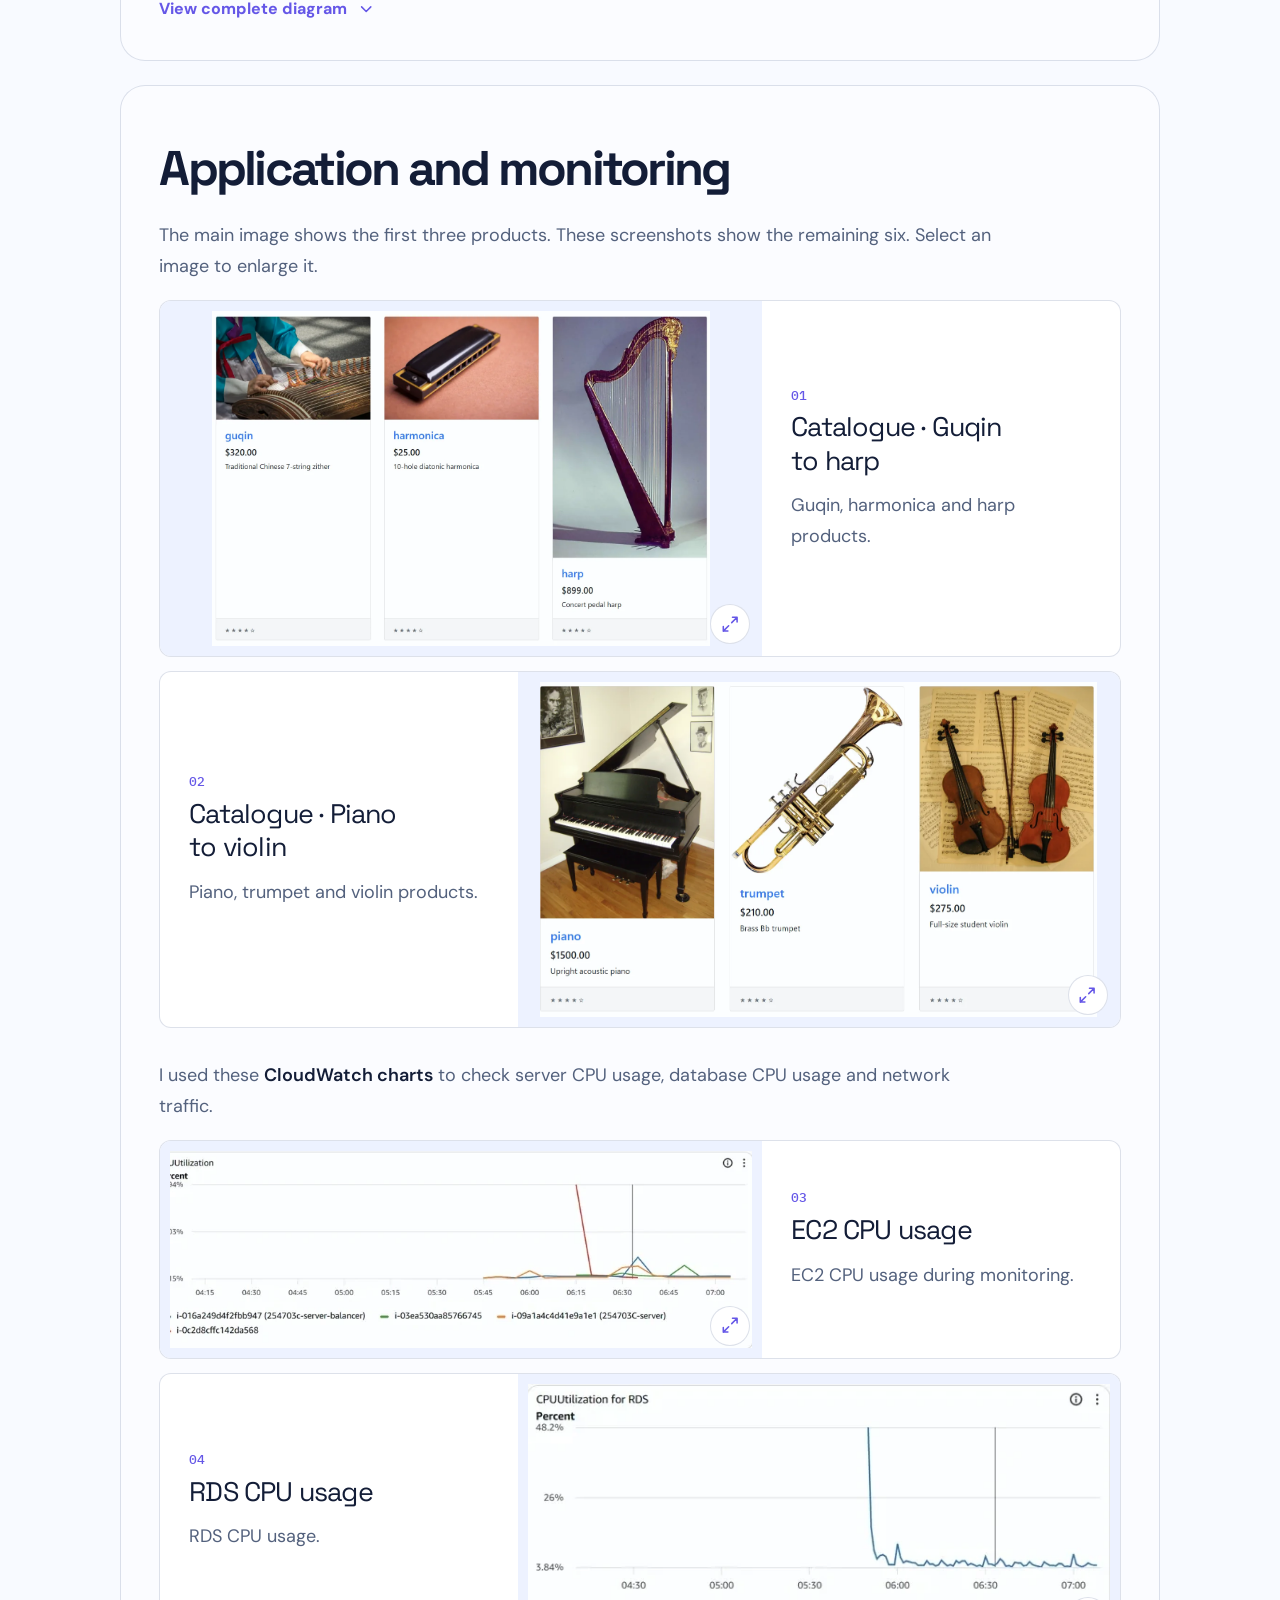
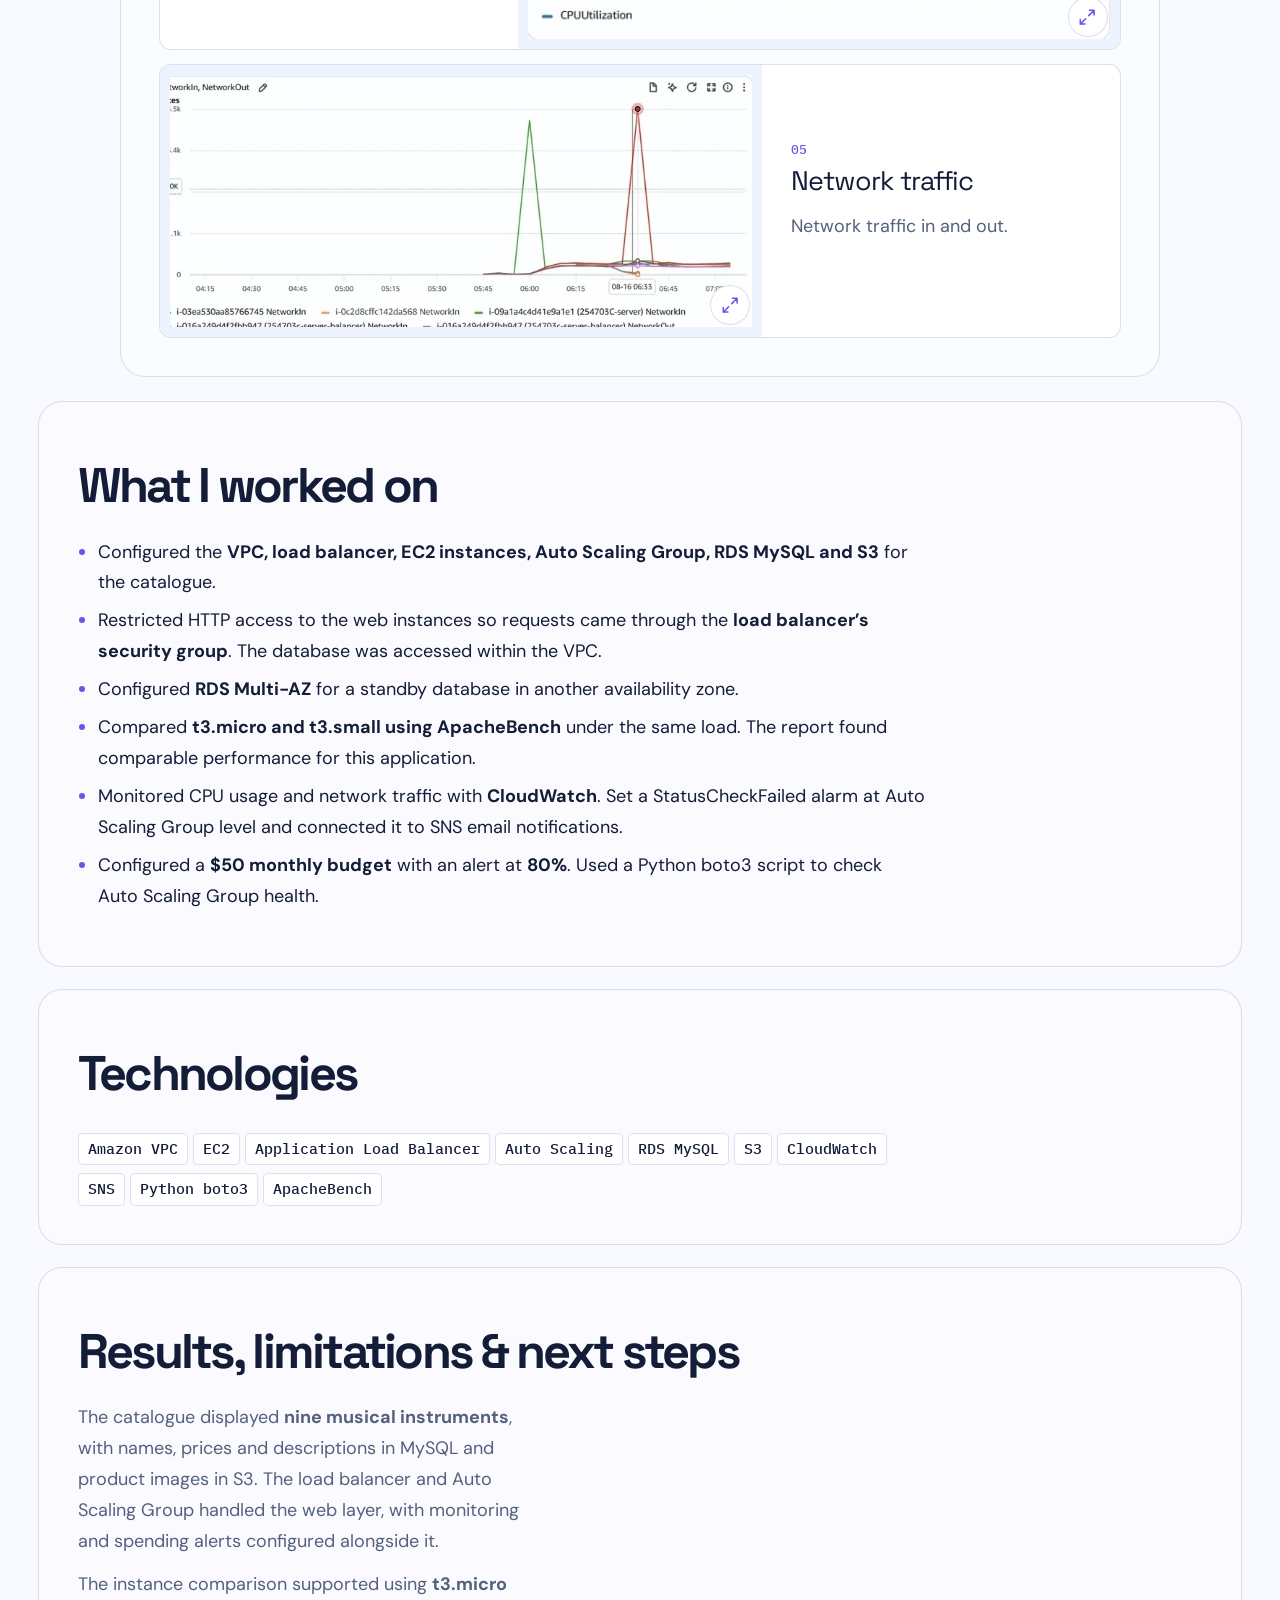
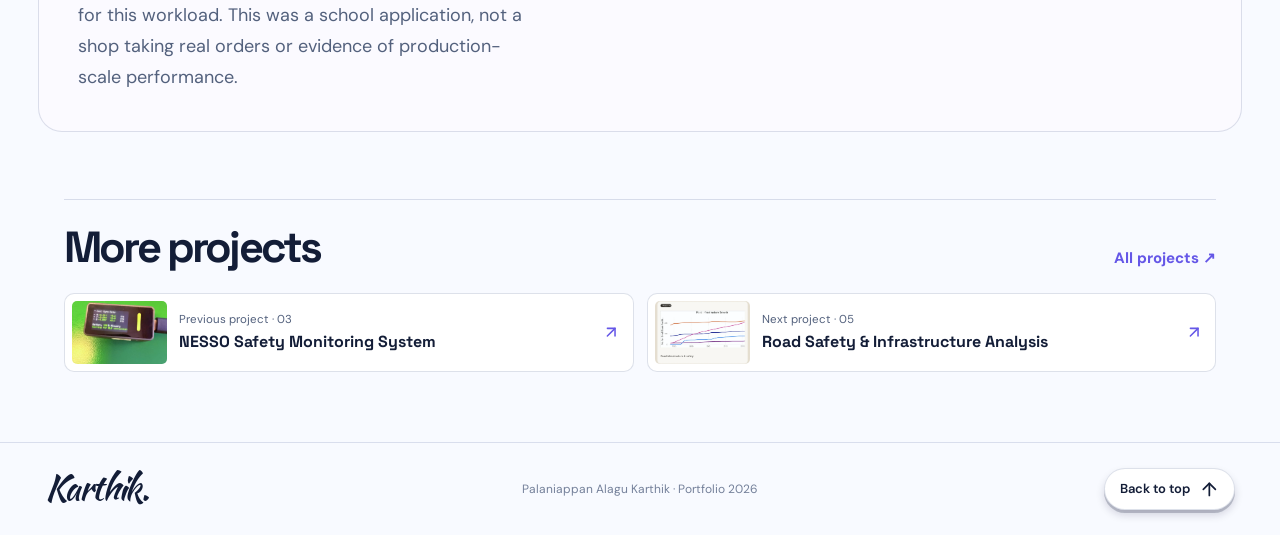
<file: cloud-computing.html>
<!DOCTYPE html>

<html lang="en">
<head>
<meta charset="utf-8"/>
<meta content="width=device-width, initial-scale=1" name="viewport"/>
<meta content="I built a music-store website on AWS and connected the servers, database and storage behind it." name="description"/>
<title>AWS Music Store Web Application · Karthik Portfolio</title>
<script>
(() => {
  let saved;
  try { saved=localStorage.getItem('karthik-beige-theme'); } catch {}
  document.documentElement.dataset.theme = saved === 'dark' ? 'dark' : 'light';

  // Cover the first paint when an internal link started a page sweep.
  try {
    const key = 'karthik:page-signal-v2';
    const pending = JSON.parse(sessionStorage.getItem(key));
    sessionStorage.removeItem(key);
    if (pending?.url === location.href && Date.now() - pending.time < 10000 &&
        !matchMedia('(prefers-reduced-motion: reduce)').matches) {
      const root = document.documentElement;
      root.classList.add('sweep-arriving');
      setTimeout(() => root.classList.remove('sweep-arriving'), 2500);
    }
  } catch {}
})();

</script>
<link href="assets/favicon.svg" rel="icon" type="image/svg+xml"/>
<link as="font" crossorigin="" href="assets/space-grotesk.woff2" rel="preload" type="font/woff2"/>
<link href="https://fonts.googleapis.com/css2?family=TikTok+Sans:wght@400;500;600;700&amp;display=swap" rel="stylesheet"/><link href="shared-base.css?v=9" rel="stylesheet"/><link href="case-studies.bundle.css?v=9" rel="stylesheet"/><link href="https://fonts.googleapis.com/css2?family=Kaushan+Script&amp;display=swap" media="print" onload="this.media='all'" rel="stylesheet"/><noscript><link href="https://fonts.googleapis.com/css2?family=Kaushan+Script&amp;display=swap" rel="stylesheet"/></noscript>
<script defer="" src="adaptive-performance.js?v=9"></script><script defer="" src="motion.js?v=9"></script>
<script defer="" src="case-studies.bundle.js?v=9"></script>
<link href="motion.css?v=9" rel="stylesheet"/>
<link href="upgrade.css?v=9" rel="stylesheet"/>
<script defer="" src="upgrade.js?v=9"></script>
<link href="studio.css?v=9" rel="stylesheet"/><script defer="" src="studio.js?v=9"></script><link href="project-refinement.css?v=9" rel="stylesheet"/><script defer="" src="project-refinement.js?v=9"></script><meta content="AWS Music Store Web Application · Karthik Portfolio" property="og:title"/><meta content="I built a music-store website on AWS and connected the servers, database and storage behind it." property="og:description"/><meta content="website" property="og:type"/><meta content="https://karthik-portfolio-8hzt.onrender.com/cloud-computing.html" property="og:url"/><meta content="https://karthik-portfolio-8hzt.onrender.com/assets/website-preview.png?v=2" property="og:image"/><meta content="1200" property="og:image:width"/><meta content="630" property="og:image:height"/><meta content="Karthik — AI &amp; Data Engineering. A flowing abstract wave on a midnight blue background." property="og:image:alt"/><meta content="image/png" property="og:image:type"/><meta content="summary_large_image" name="twitter:card"/><meta content="AWS Music Store Web Application · Karthik Portfolio" name="twitter:title"/><meta content="I built a music-store website on AWS and connected the servers, database and storage behind it." name="twitter:description"/><meta content="https://karthik-portfolio-8hzt.onrender.com/assets/website-preview.png?v=2" name="twitter:image"/><link href="adaptive-performance.css?v=9" rel="stylesheet"/></head>
<body class="case-view unified-case-chrome refreshed-case-page" data-ambient-dots="" data-project-lab="cloud-computing">
<a class="skip-link" href="#main-content">Skip to content</a>
<div aria-hidden="true" id="top"></div>
<div id="site-chrome-header"></div>
<main id="main-content" tabindex="-1">
<article class="case-page tone-4">
<header class="shell case-heading">
<a class="back-link" href="all-projects.html"><iconify-icon aria-hidden="true" icon="lucide:arrow-left"></iconify-icon> All projects</a>
<div class="case-title"><p class="project-number">PROJECT 04 / CLOUD COMPUTING</p>
<h1 data-title-reveal="">AWS Music Store Web Application<span class="wordmark-period">.</span></h1>
<p class="lead">
              I built a music-store website on AWS and connected the servers, database and storage behind
              it.
            </p>
</div>
<section aria-label="Project at a glance" class="case-snapshot studio-snapshot recruiter-case-brief"><p class="upgrade-kicker">School cloud deployment</p><div class="studio-overview"><div><h2>Project at a glance</h2><p>Configured the AWS catalogue stack, monitored it and compared instance types.</p><small>AWS · MySQL · CloudWatch</small></div></div><div class="snapshot-grid"><div><strong>9</strong><span>Catalogue instruments</span></div><div><strong>2</strong><span>Availability zones</span></div><div><strong>$50</strong><span>Assignment budget</span></div></div><p class="upgrade-note">A school catalogue, not a production store. Instance comparison supported t3.micro for this workload.</p><div class="studio-links"><a href="#workflow">How it works <span>↗</span></a><a href="#features">Evidence &amp; results <span>↗</span></a><a href="#contributions">My contribution <span>↗</span></a><a href="#outcome">Outcome &amp; limitations <span aria-hidden="true">↗</span></a></div></section><figure class="case-cover">
<a aria-label="Enlarge project cover" class="image-preview" data-alt="Original portfolio cover image for cloud computing" data-preview="cover" data-title="AWS Music Store Web Application" href="assets/cloud-storefront-1.webp" rel="noopener noreferrer" target="_blank">
<img alt="Music-store product catalogue from my AWS project" class="" decoding="async" fetchpriority="high" height="651" loading="eager" src="assets/cloud-storefront-1.webp" width="1100"/><span aria-hidden="true" class="expand-image"><iconify-icon aria-hidden="true" icon="lucide:expand"></iconify-icon></span></a>
</figure>
</header>
<div class="shell case-body">
<div class="case-story">

<section class="case-overview recruiter-anchor" data-reveal="" id="overview">
<div class="project-summary">
<div class="project-summary-copy">
<h2>Project overview</h2>
<p>
                    For the Cloud Computing Development Project, I built a
                    <strong>music-store catalogue on AWS</strong>. The assignment required a page showing
                    nine instruments, with product details held in a database and images stored
                    separately. It also required attention to reliability, performance and a
                    <strong>$50 budget</strong>.
                  </p>
<ul class="project-overview-points">
<li>
                      Requests passed through an <strong>Application Load Balancer</strong> to EC2
                      instances in an Auto Scaling Group across two availability zones.
                    </li>
<li>
                      RDS MySQL held the product information, with Multi-AZ configured for a standby
                      database, while S3 held the images.
                    </li>
<li>Security-group rules controlled access between the components.</li>
</ul>
<p>
                    I worked on the
                    <mark class="project-highlight">AWS configuration and application deployment</mark>,
                    then checked resource usage with CloudWatch and set up SNS and budget alerts. I
                    compared t3.micro and t3.small using ApacheBench and used a Python boto3 script to
                    check the Auto Scaling Group’s health. The result was a working school catalogue,
                    rather than a shop processing real customer orders.
                  </p>
</div>
<figure class="case-overview-visual" data-reveal=""><img alt="Cloud music store application interface" decoding="async" loading="lazy" src="assets/cloud-storefront-2.webp"/><figcaption>A closer look at the project</figcaption></figure></div>
</section>
<div class="case-question-grid"><section class="study-detail-section" data-detail-section="1" data-reveal="" id="problem">
<div>
<h2>The problem</h2>
<p>
                  The assignment required a <strong>nine-product music catalogue</strong> hosted on AWS,
                  with separate product data and image storage. It also included scaling, monitoring and
                  a <strong>$50 budget limit</strong>.
                </p>
</div>
</section><section class="study-detail-section" data-detail-section="2" data-reveal="" id="solution">
<div>
<h2>The solution</h2>
<p>
                  I connected EC2 web servers, an Application Load Balancer, an Auto Scaling Group, RDS
                  MySQL and S3. CloudWatch, SNS and budget alerts were used to monitor the setup.
                </p>
</div>
</section></div>
<div class="project-notes">
<section class="study-feature study-architecture study-architecture--branched recruiter-anchor" data-architecture="" data-reveal="" id="workflow">
<h2>Explore the cloud stack.</h2>
<p>Select a component to see its part in the project.</p>
<div class="study-architecture-layout">
<div aria-label="Architecture components" class="study-architecture-steps" role="group">
<button aria-pressed="true" class="study-architecture-step" data-architecture-step="" data-step-description="A visitor opens the instrument catalogue in a browser." data-step-name="Visitor" type="button">
<span class="study-step-number">01</span><span><strong>Visitor</strong><small>Catalogue requests</small></span><span aria-hidden="true">→</span></button><button aria-pressed="false" class="study-architecture-step" data-architecture-step="" data-step-description="The VPC contains the cloud resources. The Application Load Balancer distributes requests to the web instances." data-step-name="VPC and load balancer" type="button">
<span class="study-step-number">02</span><span><strong>VPC and load balancer</strong><small>Network and request routing</small></span><span aria-hidden="true">→</span></button><button aria-pressed="false" class="study-architecture-step" data-architecture-step="" data-step-description="EC2 instances host the website. The Auto Scaling Group can adjust capacity as demand changes." data-step-name="EC2 and Auto Scaling" type="button">
<span class="study-step-number">03</span><span><strong>EC2 and Auto Scaling</strong><small>Web servers in two availability zones</small></span><span aria-hidden="true">→</span></button><button aria-pressed="false" class="study-architecture-step" data-architecture-step="" data-step-description="RDS MySQL stores product names, prices and descriptions, with Multi-AZ configured for a standby database." data-step-name="RDS MySQL" type="button">
<span class="study-step-number">04</span><span><strong>RDS MySQL</strong><small>Product information</small></span><span aria-hidden="true">→</span></button><button aria-pressed="false" class="study-architecture-step" data-architecture-step="" data-step-description="S3 stores the product photographs separately from the web servers and database." data-step-name="Amazon S3" type="button">
<span class="study-step-number">05</span><span><strong>Amazon S3</strong><small>Product images</small></span><span aria-hidden="true">→</span></button><button aria-pressed="false" class="study-architecture-step" data-architecture-step="" data-step-description="CloudWatch monitored CPU usage and network traffic. An Auto Scaling Group health alarm notified the project via SNS. AWS Budgets tracked spending against the $50 limit." data-step-name="CloudWatch and SNS" type="button">
<span class="study-step-number">06</span><span><strong>CloudWatch and SNS</strong><small>Monitoring and alerts</small></span><span aria-hidden="true">→</span>
</button>
</div>
<div aria-atomic="true" aria-live="polite" class="study-architecture-description">
<h3 data-step-title="">Visitor</h3>
<p data-step-copy="">A visitor opens the instrument catalogue in a browser.</p>
</div>
</div>
<noscript><ol class="static-steps">
<li>
<strong>Visitor</strong>
<p>A visitor opens the instrument catalogue in a browser.</p>
</li>
<li>
<strong>VPC and load balancer</strong>
<p>
                        The VPC contains the cloud resources. The Application Load Balancer distributes
                        requests to the web instances.
                      </p>
</li>
<li>
<strong>EC2 and Auto Scaling</strong>
<p>
                        EC2 instances host the website. The Auto Scaling Group can adjust capacity as
                        demand changes.
                      </p>
</li>
<li>
<strong>RDS MySQL</strong>
<p>
                        RDS MySQL stores product names, prices and descriptions, with Multi-AZ configured
                        for a standby database.
                      </p>
</li>
<li>
<strong>Amazon S3</strong>
<p>
                        S3 stores the product photographs separately from the web servers and database.
                      </p>
</li>
<li>
<strong>CloudWatch and SNS</strong>
<p>
                        CloudWatch monitored CPU usage and network traffic. An Auto Scaling Group health
                        alarm notified the project via SNS. AWS Budgets tracked spending against the $50
                        limit.
                      </p>
</li>
</ol></noscript>
<details class="diagram-toggle">
<summary>
                    View complete diagram
                    <iconify-icon aria-hidden="true" icon="lucide:chevron-down"></iconify-icon>
</summary>
<div class="project-ideas project-diagram">
<div aria-label="AWS application flow from visitors to load balancer, EC2 autoscaling, RDS database and S3 storage, with CloudWatch monitoring" class="cloud-topology" role="group">
<div class="cloud-topology-head">
<span><i></i> AWS · US-EAST-1</span><span>VPC · 10.0.0.0/16</span>
</div>
<div class="cloud-topology-row cloud-topology-entry">
<div class="cloud-node cloud-node--entry">
<iconify-icon icon="lucide:users"></iconify-icon><b>Visitors</b><small>Internet requests</small>
</div>
</div>
<div aria-hidden="true" class="cloud-topology-down">↓</div>
<div class="cloud-topology-row">
<div class="cloud-node cloud-node--balancer">
<iconify-icon icon="lucide:network"></iconify-icon><b>Application Load Balancer</b><small>Distributes HTTP requests</small>
</div>
</div>
<div aria-hidden="true" class="cloud-topology-down">↓</div>
<div class="cloud-topology-core">
<span>WEB APPLICATION / AUTO SCALING GROUP</span>
<div class="cloud-ec2-pair">
<div class="cloud-node">
<iconify-icon icon="lucide:server"></iconify-icon><b>EC2 capacity</b><small>Public subnet / AZ A</small>
</div>
<div class="cloud-node">
<iconify-icon icon="lucide:server"></iconify-icon><b>EC2 capacity</b><small>Public subnet / AZ B</small>
</div>
</div>
</div>
<div aria-hidden="true" class="cloud-topology-down">↓</div>
<div class="cloud-topology-services">
<div class="cloud-node">
<iconify-icon icon="lucide:database"></iconify-icon><b>RDS MySQL</b><small>Product information · Multi-AZ</small>
</div>
<div class="cloud-node">
<iconify-icon icon="lucide:images"></iconify-icon><b>Amazon S3</b><small>Product images</small>
</div>
</div>
<div class="cloud-topology-foot">
<span><iconify-icon icon="lucide:activity"></iconify-icon> CloudWatch ·
                          Monitoring</span><span><iconify-icon icon="lucide:bell-ring"></iconify-icon> SNS · Alerts</span><span><iconify-icon icon="lucide:wallet"></iconify-icon> AWS Budgets</span>
</div>
</div>
</div>
</details>
</section>
<section class="study-feature recruiter-anchor" data-reveal="" id="features">
<h2>Application and monitoring</h2>
<p>
                  The main image shows the first three products. These screenshots show the remaining
                  six. Select an image to enlarge it.
                </p>
<div class="feature-list">
<figure class="project-photo">
<a aria-label="Enlarge Music catalogue with guqin, harmonica and harp" class="image-preview" data-alt="Music catalogue with guqin, harmonica and harp" data-preview="case" data-title="Catalogue · Guqin to harp" href="assets/cloud-storefront-2.webp" rel="noopener noreferrer" target="_blank"><img alt="Music catalogue with guqin, harmonica and harp" decoding="async" height="946" loading="lazy" src="assets/cloud-storefront-2.webp" width="1406"/><span aria-hidden="true" class="expand-image"><iconify-icon aria-hidden="true" icon="lucide:expand"></iconify-icon></span></a>
<figcaption>
<span aria-hidden="true" class="feature-number">01</span>
<h3>Catalogue · Guqin to harp</h3>
<p>Guqin, harmonica and harp products.</p>
</figcaption>
</figure>
<figure class="project-photo">
<a aria-label="Enlarge Music catalogue with piano, trumpet and violin" class="image-preview" data-alt="Music catalogue with piano, trumpet and violin" data-preview="case" data-title="Catalogue · Piano to violin" href="assets/cloud-storefront-3.webp" rel="noopener noreferrer" target="_blank"><img alt="Music catalogue with piano, trumpet and violin" decoding="async" height="838" loading="lazy" src="assets/cloud-storefront-3.webp" width="1395"/><span aria-hidden="true" class="expand-image"><iconify-icon aria-hidden="true" icon="lucide:expand"></iconify-icon></span></a>
<figcaption>
<span aria-hidden="true" class="feature-number">02</span>
<h3>Catalogue · Piano to violin</h3>
<p>Piano, trumpet and violin products.</p>
</figcaption>
</figure>
</div>
<p class="project-media-note">
                  I used these <strong>CloudWatch charts</strong> to check server CPU usage, database CPU
                  usage and network traffic.
                </p>
<div class="feature-list">
<figure class="project-photo">
<a aria-label="Enlarge CloudWatch EC2 CPU chart" class="image-preview" data-alt="CloudWatch EC2 CPU chart" data-preview="case" data-title="EC2 CPU usage" href="assets/cloudwatch-ec2-cpu.webp" rel="noopener noreferrer" target="_blank"><img alt="CloudWatch EC2 CPU chart" decoding="async" height="272" loading="lazy" src="assets/cloudwatch-ec2-cpu.webp" width="806"/><span aria-hidden="true" class="expand-image"><iconify-icon aria-hidden="true" icon="lucide:expand"></iconify-icon></span></a>
<figcaption>
<span aria-hidden="true" class="feature-number">03</span>
<h3>EC2 CPU usage</h3>
<p>EC2 CPU usage during monitoring.</p>
</figcaption>
</figure>
<figure class="project-photo">
<a aria-label="Enlarge CloudWatch RDS CPU chart" class="image-preview" data-alt="CloudWatch RDS CPU chart" data-preview="case" data-title="RDS CPU usage" href="assets/cloudwatch-rds-cpu.webp" rel="noopener noreferrer" target="_blank"><img alt="CloudWatch RDS CPU chart" decoding="async" height="273" loading="lazy" src="assets/cloudwatch-rds-cpu.webp" width="623"/><span aria-hidden="true" class="expand-image"><iconify-icon aria-hidden="true" icon="lucide:expand"></iconify-icon></span></a>
<figcaption>
<span aria-hidden="true" class="feature-number">04</span>
<h3>RDS CPU usage</h3>
<p>RDS CPU usage.</p>
</figcaption>
</figure>
<figure class="project-photo project-photo--wide">
<a aria-label="Enlarge CloudWatch network traffic chart" class="image-preview" data-alt="CloudWatch network traffic chart" data-preview="case" data-title="Network traffic" href="assets/cloudwatch-network.webp" rel="noopener noreferrer" target="_blank"><img alt="CloudWatch network traffic chart" decoding="async" height="349" loading="lazy" src="assets/cloudwatch-network.webp" width="806"/><span aria-hidden="true" class="expand-image"><iconify-icon aria-hidden="true" icon="lucide:expand"></iconify-icon></span></a>
<figcaption>
<span aria-hidden="true" class="feature-number">05</span>
<h3>Network traffic</h3>
<p>Network traffic in and out.</p>
</figcaption>
</figure>
</div>
</section>
</div>
<section class="study-detail-section recruiter-anchor" data-detail-section="3" data-reveal="" id="contributions">
<div>
<h2>What I worked on</h2>
<ul>
<li>
                    Configured the
                    <strong>VPC, load balancer, EC2 instances, Auto Scaling Group, RDS MySQL and S3</strong>
                    for the catalogue.
                  </li>
<li>
                    Restricted HTTP access to the web instances so requests came through the
                    <strong>load balancer’s security group</strong>. The database was accessed within the
                    VPC.
                  </li>
<li>
                    Configured <strong>RDS Multi-AZ</strong> for a standby database in another
                    availability zone.
                  </li>
<li>
                    Compared <strong>t3.micro and t3.small using ApacheBench</strong> under the same
                    load. The report found comparable performance for this application.
                  </li>
<li>
                    Monitored CPU usage and network traffic with <strong>CloudWatch</strong>. Set a
                    StatusCheckFailed alarm at Auto Scaling Group level and connected it to SNS email
                    notifications.
                  </li>
<li>
                    Configured a <strong>$50 monthly budget</strong> with an alert at
                    <strong>80%</strong>. Used a Python boto3 script to check Auto Scaling Group health.
                  </li>
</ul>
</div>
</section>
<section class="study-detail-section" data-detail-section="4" data-reveal="" id="technologies">
<div>
<h2>Technologies</h2>
<div class="study-tech">
<span>Amazon VPC</span><span>EC2</span><span>Application Load Balancer</span><span>Auto Scaling</span><span>RDS MySQL</span><span>S3</span><span>CloudWatch</span><span>SNS</span><span>Python boto3</span><span>ApacheBench</span>
</div>
</div>
</section>
<section class="study-detail-section recruiter-anchor" data-detail-section="5" data-reveal="" id="outcome">
<div>
<h2>Results, limitations &amp; next steps</h2>
<p>
                  The catalogue displayed <strong>nine musical instruments</strong>, with names, prices
                  and descriptions in MySQL and product images in S3. The load balancer and Auto Scaling
                  Group handled the web layer, with monitoring and spending alerts configured alongside
                  it.
                </p>
<p>
                  The instance comparison supported using <strong>t3.micro</strong> for this workload.
                  This was a school application, not a shop taking real orders or evidence of
                  production-scale performance.
                </p>
</div>
</section>
</div>
</div>
</article>
<nav aria-label="Project navigation" class="shell case-navigation"><div class="section-head"><h2>More projects</h2><a class="text-link" href="all-projects.html">All projects ↗</a></div><div><a class="next-card tone-1" href="data-engineering.html"><img alt="" decoding="async" loading="lazy" src="assets/project-data-fast.webp"/><span><small>Previous project · 03</small><strong>NESSO Safety Monitoring System</strong></span><iconify-icon aria-hidden="true" icon="lucide:arrow-up-right"></iconify-icon></a><a class="next-card tone-5" href="road-safety.html"><img alt="" decoding="async" loading="lazy" src="assets/road-safety-cover-display.webp"/><span><small>Next project · 05</small><strong>Road Safety &amp; Infrastructure Analysis</strong></span><iconify-icon aria-hidden="true" icon="lucide:arrow-up-right"></iconify-icon></a></div></nav>
</main>
<div id="site-chrome-footer"></div>
<dialog aria-labelledby="media-dialog-title" class="media-dialog">
<div class="media-dialog-inner">
<header>
<h2 id="media-dialog-title">Preview</h2>
<button aria-label="Close preview" class="icon-button" data-close="" type="button">
<iconify-icon aria-hidden="true" icon="lucide:x"></iconify-icon>
</button>
</header>
<div class="dialog-image"></div>
<footer>
<span aria-live="polite" class="dialog-count"></span>
<div class="dialog-arrows">
<button aria-label="Previous image" class="icon-button" data-prev="" type="button">
<iconify-icon aria-hidden="true" icon="lucide:arrow-left"></iconify-icon>
</button>
<button aria-label="Next image" class="icon-button" data-next="" type="button">
<iconify-icon aria-hidden="true" icon="lucide:arrow-right"></iconify-icon>
</button>
</div>
<a class="text-link dialog-original" rel="noopener noreferrer" target="_blank">Open original <iconify-icon aria-hidden="true" icon="lucide:arrow-up-right"></iconify-icon></a>
</footer>
</div>
</dialog>
</body>
</html>
</file>
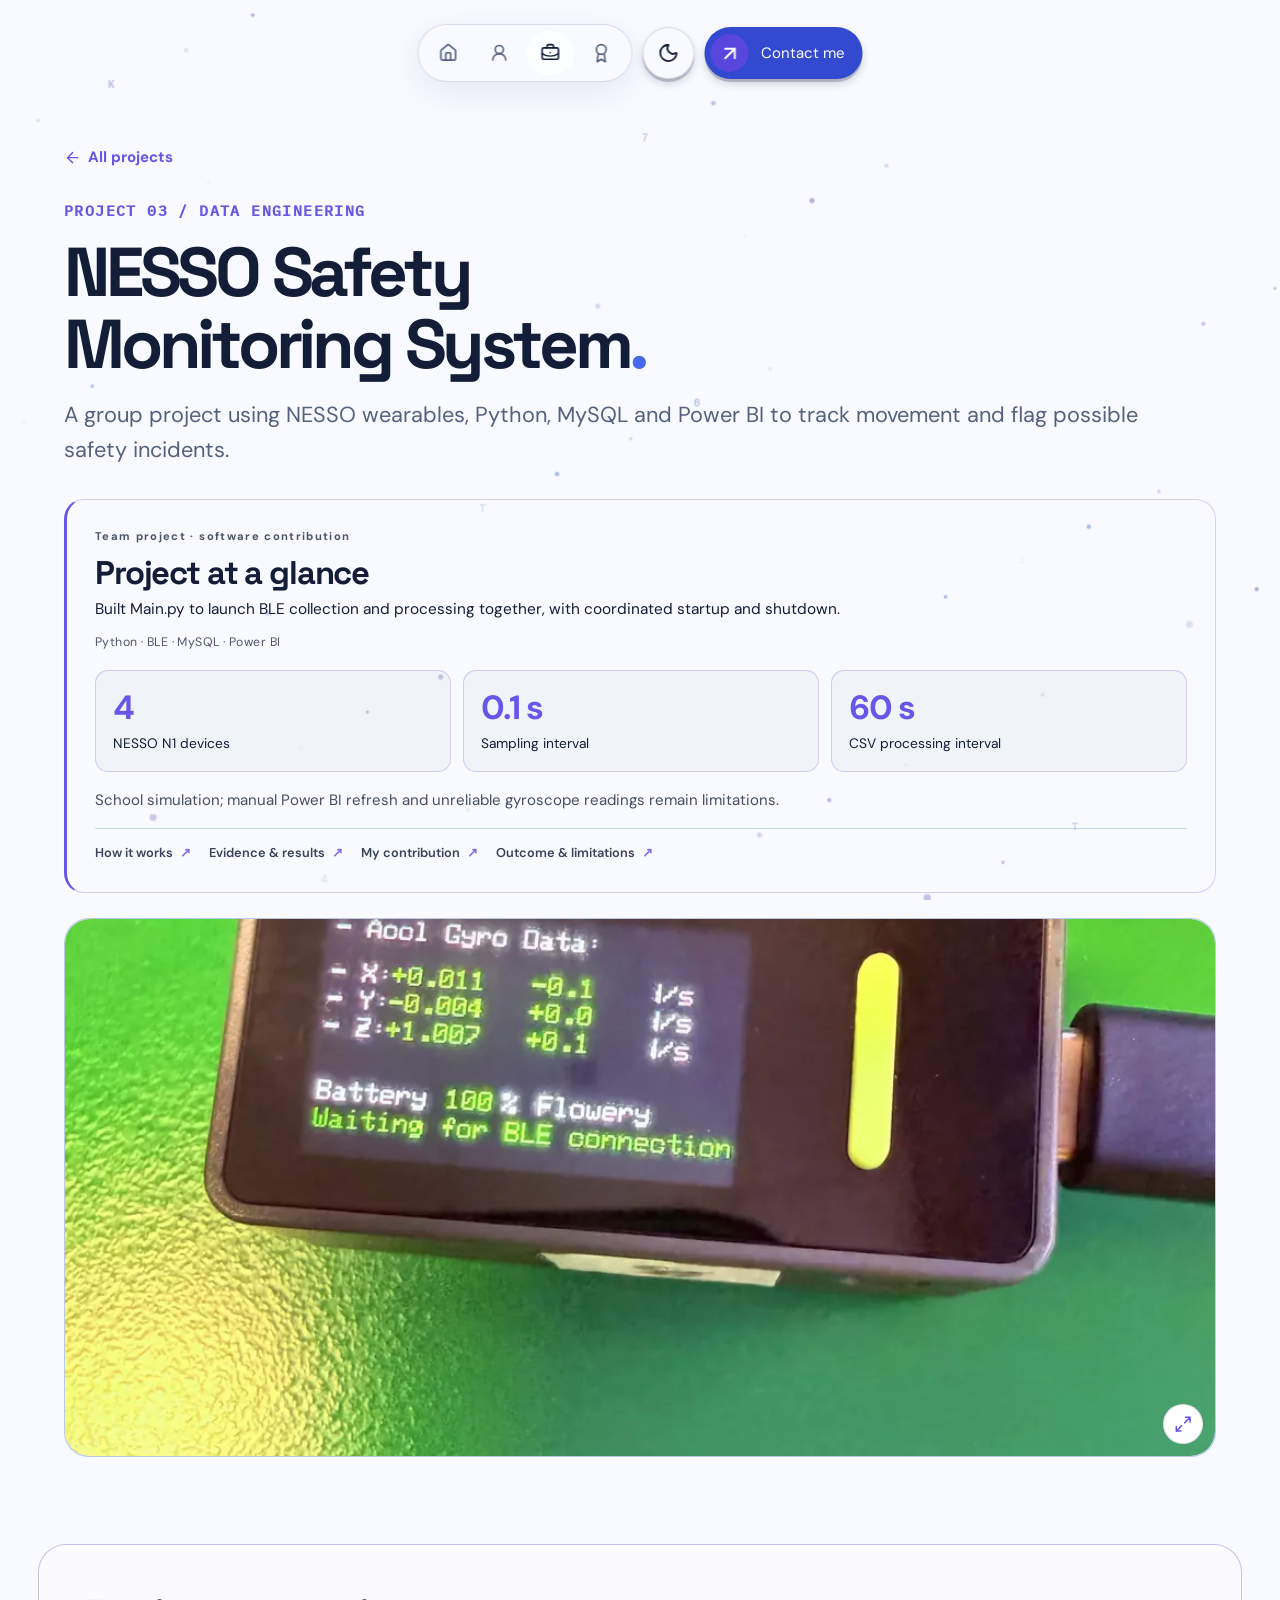
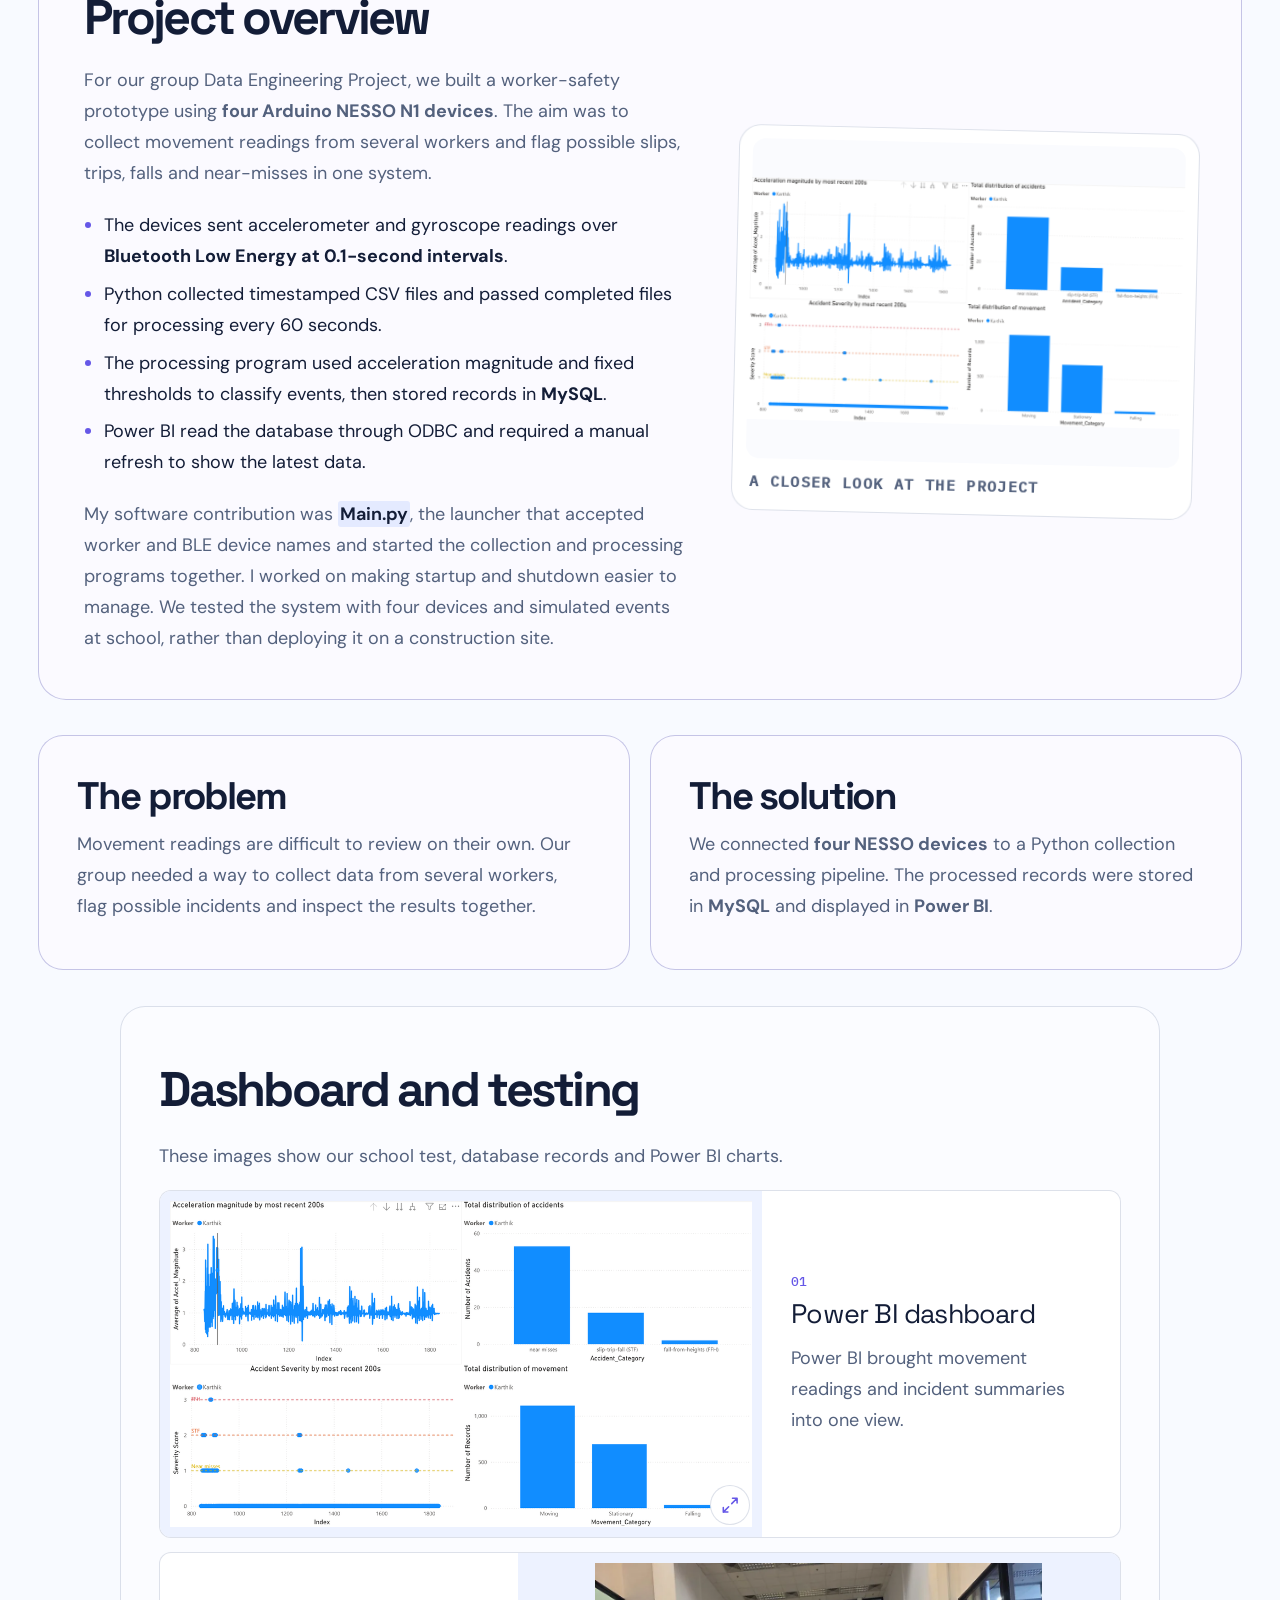
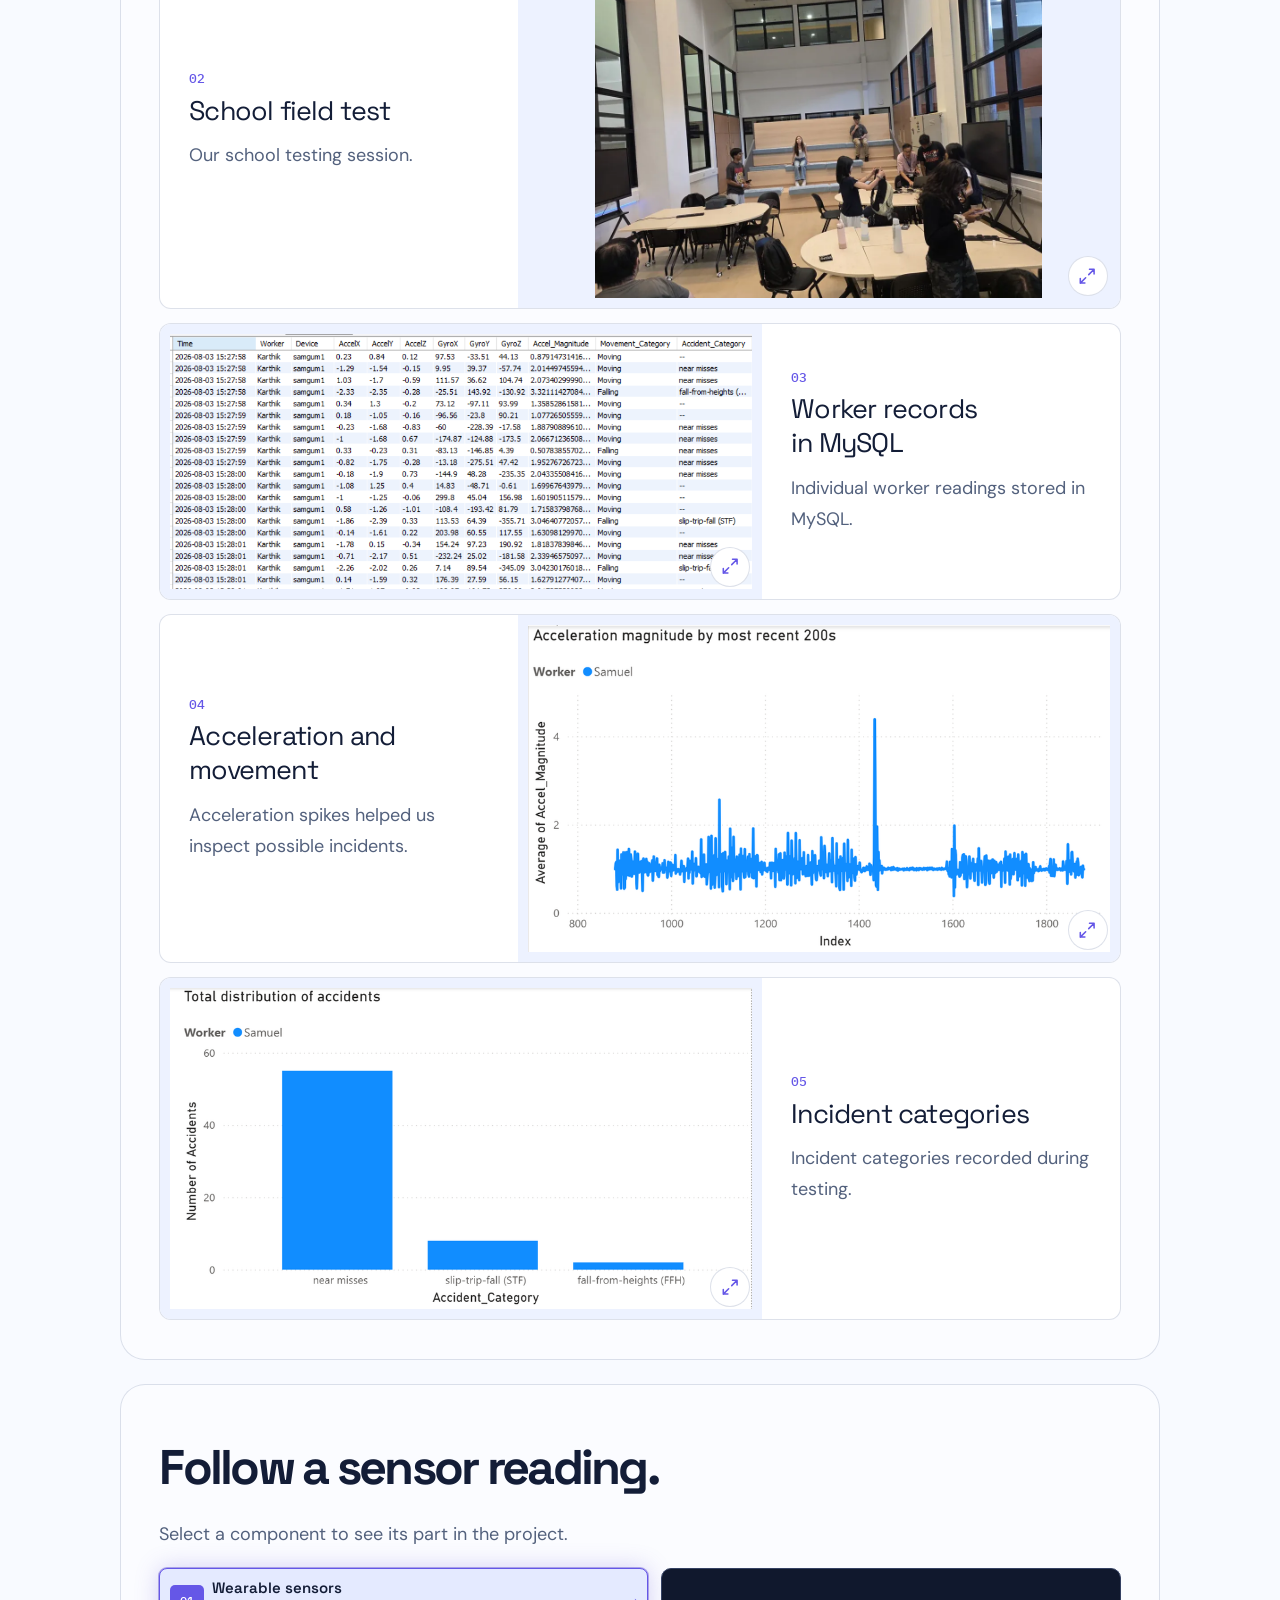
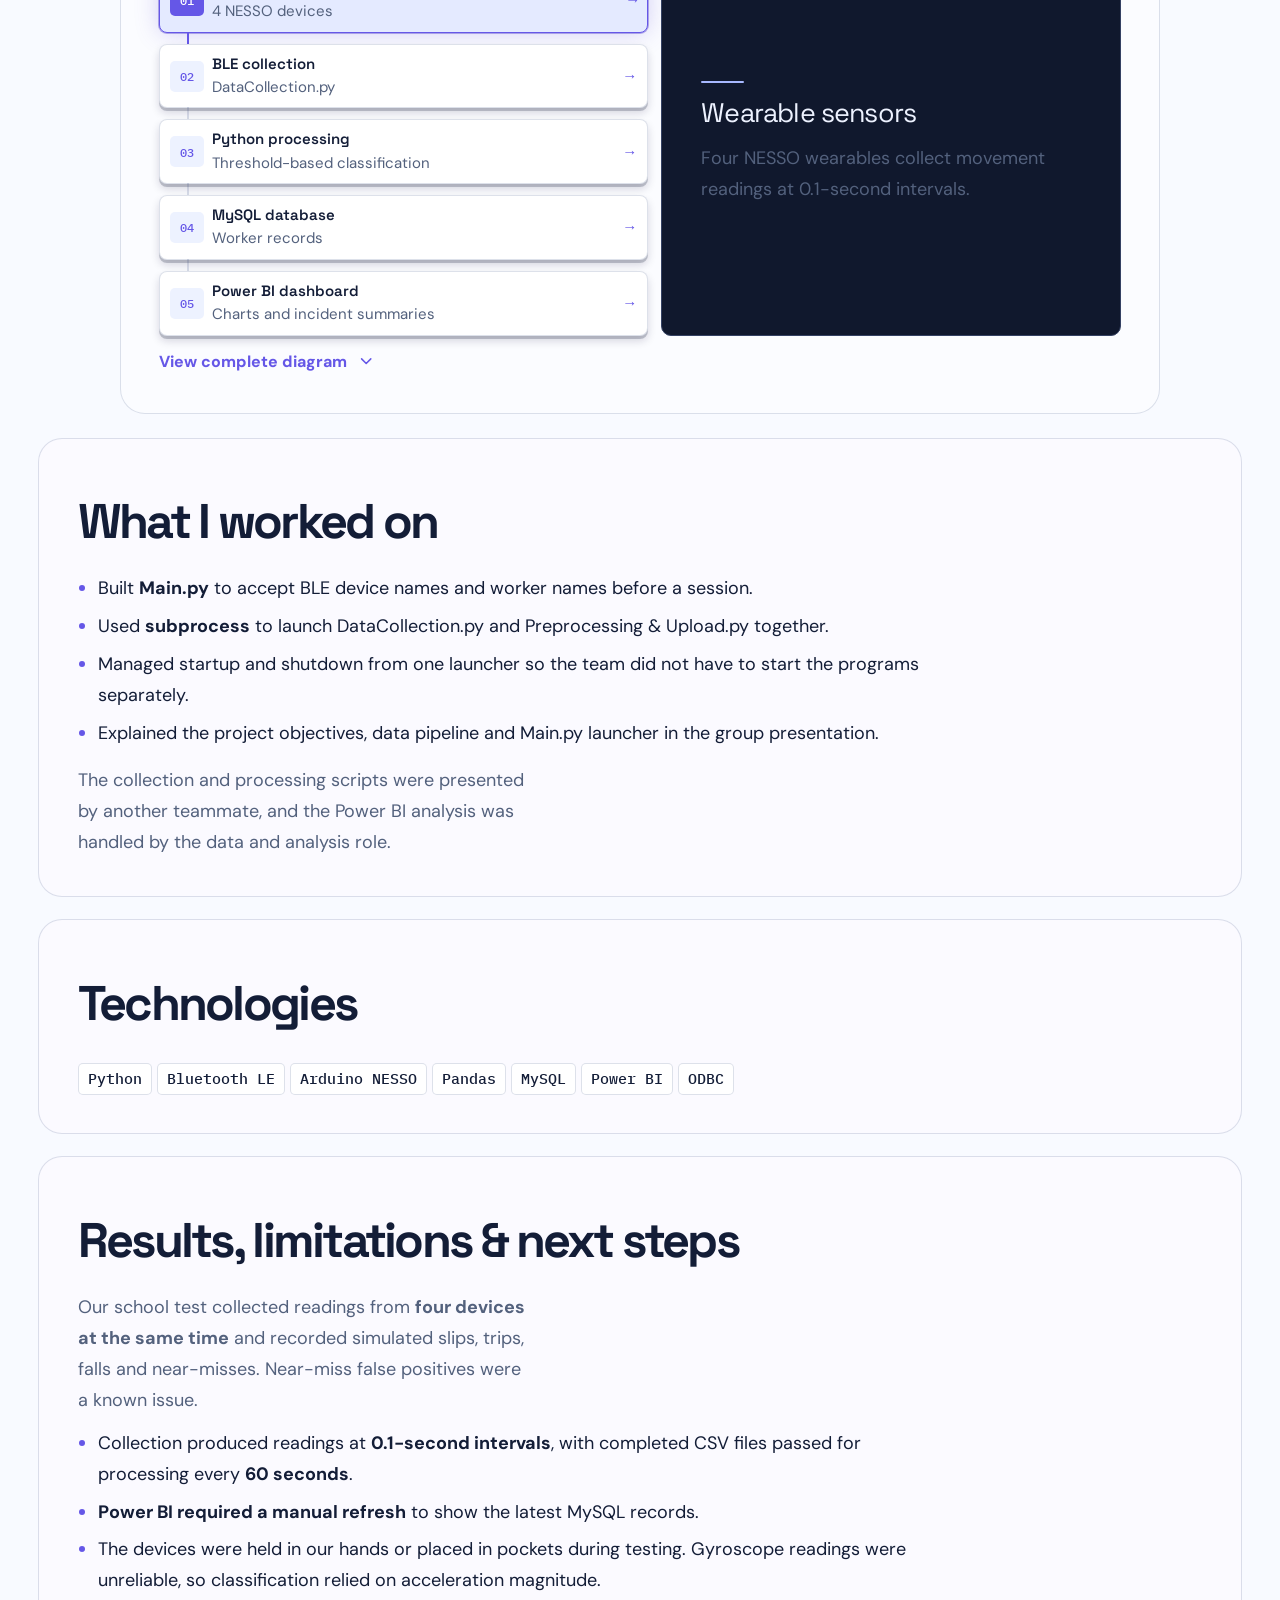
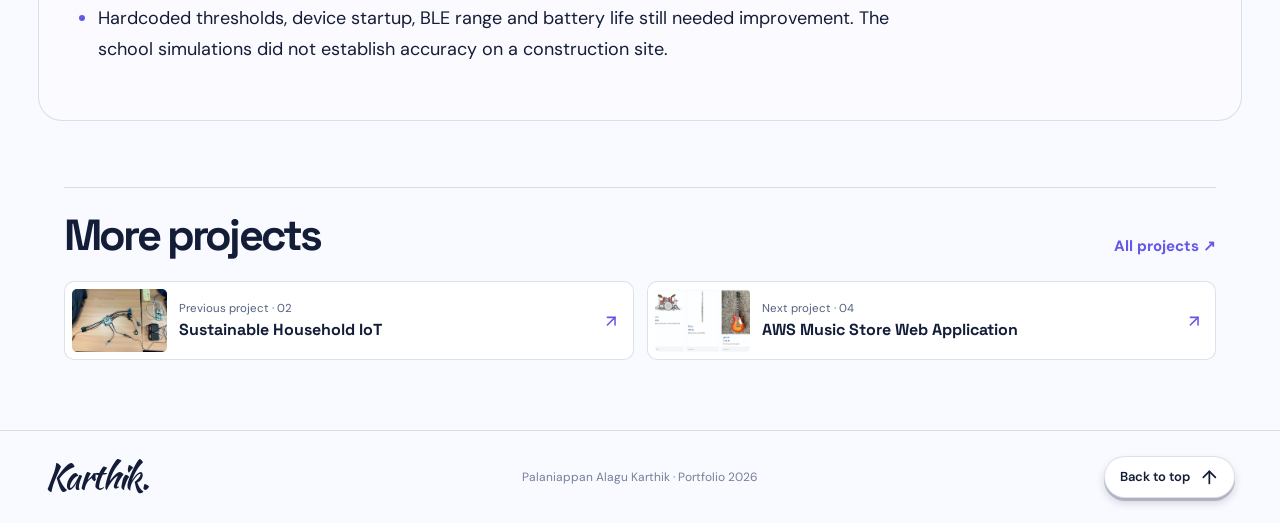
<file: data-engineering.html>
<!DOCTYPE html>

<html lang="en">
<head>
<meta charset="utf-8"/>
<meta content="width=device-width, initial-scale=1" name="viewport"/>
<meta content="A group project using NESSO wearables, Python, MySQL and Power BI to track movement and flag possible safety incidents." name="description"/>
<title>NESSO Safety Monitoring System · Karthik Portfolio</title>
<script>
(() => {
  let saved;
  try { saved=localStorage.getItem('karthik-beige-theme'); } catch {}
  document.documentElement.dataset.theme = saved === 'dark' ? 'dark' : 'light';

  // Cover the first paint when an internal link started a page sweep.
  try {
    const key = 'karthik:page-signal-v2';
    const pending = JSON.parse(sessionStorage.getItem(key));
    sessionStorage.removeItem(key);
    if (pending?.url === location.href && Date.now() - pending.time < 10000 &&
        !matchMedia('(prefers-reduced-motion: reduce)').matches) {
      const root = document.documentElement;
      root.classList.add('sweep-arriving');
      setTimeout(() => root.classList.remove('sweep-arriving'), 2500);
    }
  } catch {}
})();

</script>
<link href="assets/favicon.svg" rel="icon" type="image/svg+xml"/>
<link as="font" crossorigin="" href="assets/space-grotesk.woff2" rel="preload" type="font/woff2"/>
<link href="https://fonts.googleapis.com/css2?family=TikTok+Sans:wght@400;500;600;700&amp;display=swap" rel="stylesheet"/><link href="shared-base.css?v=9" rel="stylesheet"/><link href="case-studies.bundle.css?v=9" rel="stylesheet"/><link href="https://fonts.googleapis.com/css2?family=Kaushan+Script&amp;display=swap" media="print" onload="this.media='all'" rel="stylesheet"/><noscript><link href="https://fonts.googleapis.com/css2?family=Kaushan+Script&amp;display=swap" rel="stylesheet"/></noscript>
<script defer="" src="adaptive-performance.js?v=9"></script><script defer="" src="motion.js?v=9"></script>
<script defer="" src="case-studies.bundle.js?v=9"></script>
<link href="motion.css?v=9" rel="stylesheet"/>
<link href="upgrade.css?v=9" rel="stylesheet"/>
<script defer="" src="upgrade.js?v=9"></script>
<link href="studio.css?v=9" rel="stylesheet"/><script defer="" src="studio.js?v=9"></script><link href="project-refinement.css?v=9" rel="stylesheet"/><script defer="" src="project-refinement.js?v=9"></script><meta content="NESSO Safety Monitoring System · Karthik Portfolio" property="og:title"/><meta content="A group project using NESSO wearables, Python, MySQL and Power BI to track movement and flag possible safety incidents." property="og:description"/><meta content="website" property="og:type"/><meta content="https://karthik-portfolio-8hzt.onrender.com/data-engineering.html" property="og:url"/><meta content="https://karthik-portfolio-8hzt.onrender.com/assets/website-preview.png?v=2" property="og:image"/><meta content="1200" property="og:image:width"/><meta content="630" property="og:image:height"/><meta content="Karthik — AI &amp; Data Engineering. A flowing abstract wave on a midnight blue background." property="og:image:alt"/><meta content="image/png" property="og:image:type"/><meta content="summary_large_image" name="twitter:card"/><meta content="NESSO Safety Monitoring System · Karthik Portfolio" name="twitter:title"/><meta content="A group project using NESSO wearables, Python, MySQL and Power BI to track movement and flag possible safety incidents." name="twitter:description"/><meta content="https://karthik-portfolio-8hzt.onrender.com/assets/website-preview.png?v=2" name="twitter:image"/><link href="adaptive-performance.css?v=9" rel="stylesheet"/></head>
<body class="case-view unified-case-chrome refreshed-case-page" data-ambient-dots="" data-project-lab="data-engineering">
<a class="skip-link" href="#main-content">Skip to content</a>
<div aria-hidden="true" id="top"></div>
<div id="site-chrome-header"></div>
<main id="main-content" tabindex="-1">
<article class="case-page tone-1">
<header class="shell case-heading">
<a class="back-link" href="all-projects.html"><iconify-icon aria-hidden="true" icon="lucide:arrow-left"></iconify-icon> All projects</a>
<div class="case-title"><p class="project-number">PROJECT 03 / DATA ENGINEERING</p>
<h1 data-title-reveal="">NESSO Safety Monitoring System<span class="wordmark-period">.</span></h1>
<p class="lead">
              A group project using NESSO wearables, Python, MySQL and Power BI to track movement and
              flag possible safety incidents.
            </p>
</div>
<section aria-label="Project at a glance" class="case-snapshot studio-snapshot recruiter-case-brief"><p class="upgrade-kicker">Team project · software contribution</p><div class="studio-overview"><div><h2>Project at a glance</h2><p>Built Main.py to launch BLE collection and processing together, with coordinated startup and shutdown.</p><small>Python · BLE · MySQL · Power BI</small></div></div><div class="snapshot-grid"><div><strong>4</strong><span>NESSO N1 devices</span></div><div><strong>0.1 s</strong><span>Sampling interval</span></div><div><strong>60 s</strong><span>CSV processing interval</span></div></div><p class="upgrade-note">School simulation; manual Power BI refresh and unreliable gyroscope readings remain limitations.</p><div class="studio-links"><a href="#workflow">How it works <span>↗</span></a><a href="#features">Evidence &amp; results <span>↗</span></a><a href="#contributions">My contribution <span>↗</span></a><a href="#outcome">Outcome &amp; limitations <span aria-hidden="true">↗</span></a></div></section><figure class="case-cover">
<a aria-label="Enlarge project cover" class="image-preview" data-alt="Original portfolio cover image for data engineering" data-preview="cover" data-title="NESSO Safety Monitoring System" href="assets/project-data.webp" rel="noopener noreferrer" target="_blank">
<img alt="NESSO wearable sensor showing movement readings and BLE connection status" class="" decoding="async" fetchpriority="high" height="687" loading="eager" src="assets/project-data-fast.webp" width="1100"/><span aria-hidden="true" class="expand-image"><iconify-icon aria-hidden="true" icon="lucide:expand"></iconify-icon></span></a>
</figure>
</header>
<div class="shell case-body">
<div class="case-story">

<section class="case-overview recruiter-anchor" data-reveal="" id="overview">
<div class="project-summary">
<div class="project-summary-copy">
<h2>Project overview</h2>
<p>
                    For our group Data Engineering Project, we built a worker-safety prototype using
                    <strong>four Arduino NESSO N1 devices</strong>. The aim was to collect movement
                    readings from several workers and flag possible slips, trips, falls and near-misses
                    in one system.
                  </p>
<ul class="project-overview-points">
<li>
                      The devices sent accelerometer and gyroscope readings over
                      <strong>Bluetooth Low Energy at 0.1-second intervals</strong>.
                    </li>
<li>
                      Python collected timestamped CSV files and passed completed files for processing
                      every 60 seconds.
                    </li>
<li>
                      The processing program used acceleration magnitude and fixed thresholds to classify
                      events, then stored records in <strong>MySQL</strong>.
                    </li>
<li>
                      Power BI read the database through ODBC and required a manual refresh to show the
                      latest data.
                    </li>
</ul>
<p>
                    My software contribution was <mark class="project-highlight">Main.py</mark>, the
                    launcher that accepted worker and BLE device names and started the collection and
                    processing programs together. I worked on making startup and shutdown easier to
                    manage. We tested the system with four devices and simulated events at school, rather
                    than deploying it on a construction site.
                  </p>
</div>
<figure class="case-overview-visual" data-reveal=""><img alt="NESSO safety monitoring dashboard" decoding="async" loading="lazy" src="assets/nesso-dashboard-overview.webp"/><figcaption>A closer look at the project</figcaption></figure></div>
</section>
<div class="case-question-grid"><section class="study-detail-section" data-detail-section="1" data-reveal="" id="problem">
<div>
<h2>The problem</h2>
<p>
                  Movement readings are difficult to review on their own. Our group needed a way to
                  collect data from several workers, flag possible incidents and inspect the results
                  together.
                </p>
</div>
</section><section class="study-detail-section" data-detail-section="2" data-reveal="" id="solution">
<div>
<h2>The solution</h2>
<p>
                  We connected <strong>four NESSO devices</strong> to a Python collection and processing
                  pipeline. The processed records were stored in <strong>MySQL</strong> and displayed in
                  <strong>Power BI</strong>.
                </p>
</div>
</section></div>
<div class="project-notes">
<section class="study-feature recruiter-anchor" data-reveal="" id="features">
<h2>Dashboard and testing</h2>
<p>These images show our school test, database records and Power BI charts.</p>
<div class="feature-list">
<figure class="project-photo">
<a aria-label="Enlarge the Power BI dashboard" class="image-preview" data-alt="Power BI dashboard showing acceleration, movement categories and incident severity" data-preview="case" data-title="Power BI dashboard" href="assets/nesso-dashboard-overview.webp" rel="noopener noreferrer" target="_blank"><img alt="Power BI dashboard showing acceleration, movement categories and incident severity" class="" decoding="async" height="593" loading="lazy" src="assets/nesso-dashboard-overview.webp" width="1060"/><span aria-hidden="true" class="expand-image"><iconify-icon aria-hidden="true" icon="lucide:expand"></iconify-icon></span></a>
<figcaption>
<span aria-hidden="true" class="feature-number">01</span>
<h3>Power BI dashboard</h3>
<p>Power BI brought movement readings and incident summaries into one view.</p>
</figcaption>
</figure>
<figure class="project-photo">
<a aria-label="Enlarge School test with the four NESSO devices" class="image-preview" data-alt="School test with the four NESSO devices" data-preview="case" data-title="School field test" href="assets/nesso-field-test.webp" rel="noopener noreferrer" target="_blank"><img alt="School test with the four NESSO devices" decoding="async" height="750" loading="lazy" src="assets/nesso-field-test.webp" width="1000"/><span aria-hidden="true" class="expand-image"><iconify-icon aria-hidden="true" icon="lucide:expand"></iconify-icon></span></a>
<figcaption>
<span aria-hidden="true" class="feature-number">02</span>
<h3>School field test</h3>
<p>Our school testing session.</p>
</figcaption>
</figure>
<figure class="project-photo">
<a aria-label="Enlarge MySQL worker sensor records" class="image-preview" data-alt="MySQL worker sensor records" data-preview="case" data-title="Worker records in MySQL" href="assets/nesso-database.webp" rel="noopener noreferrer" target="_blank"><img alt="MySQL worker sensor records" decoding="async" height="462" loading="lazy" src="assets/nesso-database.webp" width="1056"/><span aria-hidden="true" class="expand-image"><iconify-icon aria-hidden="true" icon="lucide:expand"></iconify-icon></span></a>
<figcaption>
<span aria-hidden="true" class="feature-number">03</span>
<h3>Worker records in MySQL</h3>
<p>Individual worker readings stored in MySQL.</p>
</figcaption>
</figure>
<figure class="project-photo">
<a aria-label="Enlarge Power BI acceleration chart" class="image-preview" data-alt="Power BI acceleration chart" data-preview="case" data-title="Acceleration and movement" href="assets/nesso-acceleration-chart.webp" rel="noopener noreferrer" target="_blank"><img alt="Power BI acceleration chart" decoding="async" height="478" loading="lazy" src="assets/nesso-acceleration-chart.webp" width="850"/><span aria-hidden="true" class="expand-image"><iconify-icon aria-hidden="true" icon="lucide:expand"></iconify-icon></span></a>
<figcaption>
<span aria-hidden="true" class="feature-number">04</span>
<h3>Acceleration and movement</h3>
<p>Acceleration spikes helped us inspect possible incidents.</p>
</figcaption>
</figure>
<figure class="project-photo">
<a aria-label="Enlarge Power BI incident breakdown" class="image-preview" data-alt="Power BI incident breakdown" data-preview="case" data-title="Incident categories" href="assets/nesso-incidents-chart.webp" rel="noopener noreferrer" target="_blank"><img alt="Power BI incident breakdown" decoding="async" height="490" loading="lazy" src="assets/nesso-incidents-chart.webp" width="887"/><span aria-hidden="true" class="expand-image"><iconify-icon aria-hidden="true" icon="lucide:expand"></iconify-icon></span></a>
<figcaption>
<span aria-hidden="true" class="feature-number">05</span>
<h3>Incident categories</h3>
<p>Incident categories recorded during testing.</p>
</figcaption>
</figure>
</div>
</section><section class="study-feature study-architecture recruiter-anchor" data-architecture="" data-reveal="" id="workflow">
<h2>Follow a sensor reading.</h2>
<p>Select a component to see its part in the project.</p>
<div class="study-architecture-layout">
<div aria-label="Architecture components" class="study-architecture-steps" role="group">
<button aria-pressed="true" class="study-architecture-step" data-architecture-step="" data-step-description="Four NESSO wearables collect movement readings at 0.1-second intervals." data-step-name="Wearable sensors" type="button">
<span class="study-step-number">01</span><span><strong>Wearable sensors</strong><small>4 NESSO devices</small></span><span aria-hidden="true">→</span></button><button aria-pressed="false" class="study-architecture-step" data-architecture-step="" data-step-description="Readings are sent over Bluetooth Low Energy. The collection program passes completed CSV files to processing every 60 seconds." data-step-name="BLE collection" type="button">
<span class="study-step-number">02</span><span><strong>BLE collection</strong><small>DataCollection.py</small></span><span aria-hidden="true">→</span></button><button aria-pressed="false" class="study-architecture-step" data-architecture-step="" data-step-description="The processing program organises the sensor data and applies thresholds to flag possible safety incidents." data-step-name="Python processing" type="button">
<span class="study-step-number">03</span><span><strong>Python processing</strong><small>Threshold-based classification</small></span><span aria-hidden="true">→</span></button><button aria-pressed="false" class="study-architecture-step" data-architecture-step="" data-step-description="Processed readings and incident records are stored in MySQL, with one table per worker." data-step-name="MySQL database" type="button">
<span class="study-step-number">04</span><span><strong>MySQL database</strong><small>Worker records</small></span><span aria-hidden="true">→</span></button><button aria-pressed="false" class="study-architecture-step" data-architecture-step="" data-step-description="Power BI reads MySQL through ODBC to show movement and incident records. A manual dashboard refresh is needed to retrieve the latest data." data-step-name="Power BI dashboard" type="button">
<span class="study-step-number">05</span><span><strong>Power BI dashboard</strong><small>Charts and incident summaries</small></span><span aria-hidden="true">→</span>
</button>
</div>
<div aria-atomic="true" aria-live="polite" class="study-architecture-description">
<h3 data-step-title="">Wearable sensors</h3>
<p data-step-copy="">
                      Four NESSO wearables collect movement readings at 0.1-second intervals.
                    </p>
</div>
</div>
<noscript><ol class="static-steps">
<li>
<strong>Wearable sensors</strong>
<p>Four NESSO wearables collect movement readings at 0.1-second intervals.</p>
</li>
<li>
<strong>BLE collection</strong>
<p>
                        Readings are sent over Bluetooth Low Energy. The collection program passes
                        completed CSV files to processing every 60 seconds.
                      </p>
</li>
<li>
<strong>Python processing</strong>
<p>
                        The processing program organises the sensor data and applies thresholds to flag
                        possible safety incidents.
                      </p>
</li>
<li>
<strong>MySQL database</strong>
<p>
                        Processed readings and incident records are stored in MySQL, with one table per
                        worker.
                      </p>
</li>
<li>
<strong>Power BI dashboard</strong>
<p>
                        Power BI reads MySQL through ODBC to show movement and incident records. A manual
                        dashboard refresh is needed to retrieve the latest data.
                      </p>
</li>
</ol></noscript>
<details class="diagram-toggle">
<summary>
                    View complete diagram
                    <iconify-icon aria-hidden="true" icon="lucide:chevron-down"></iconify-icon>
</summary>
<div class="project-ideas project-diagram">
<div aria-label="Main.py starts and monitors the collection and processing programs in parallel. DataCollection.py receives BLE readings from four NESSO devices every 0.1 seconds and writes complete CSV files to a queue every 60 seconds. Preprocessing and Upload.py processes those files, classifies incidents, saves data to MySQL, and Power BI displays the results." class="nesso-clean-flow" data-flow-animated="true" role="img">
<div class="nf-launcher">
<span class="nf-eyebrow">THE LAUNCHER</span>
<strong>Main.py</strong>
<span class="nf-launcher-detail">Starts both programs. Monitors and manages shutdown.</span>
</div>
<div aria-hidden="true" class="nf-fork"><span>RUNNING TOGETHER</span></div>
<div class="nf-process-row">
<article class="nf-node nf-collect">
<span class="nf-eyebrow">01 / DATA COLLECTION</span>
<h3>DataCollection.py</h3>
<p>Receives movement data from four NESSO wearables through Bluetooth LE.</p>
<div class="nf-node-foot"><span>NESSO N1</span><span>0.1s readings</span></div>
</article>
<div aria-label="Completed CSV files are passed to processing every 60 seconds" class="nf-transfer">
<span>CSV FILES</span>
<div aria-hidden="true" class="nf-transfer-line"><span>→</span></div>
<small>every 60s</small>
</div>
<article class="nf-node nf-process">
<span class="nf-eyebrow">02 / DATA PROCESSING</span>
<h3>Preprocessing &amp;<br/>Upload.py</h3>
<p>
                            Organises sensor readings and flags possible slips, falls and near-misses.
                          </p>
<div class="nf-node-foot"><span>PYTHON</span><span>PANDAS</span></div>
</article>
</div>
<div aria-hidden="true" class="nf-downstream">
<span>CLASSIFIED DATA</span><i>↓</i>
</div>
<div class="nf-output-row">
<div class="nf-output-node">
<span class="nf-eyebrow">03 / STORE</span><strong>MySQL</strong><small>One table per worker</small>
</div>
<div aria-hidden="true" class="nf-output-arrow">
<span>→</span><small>ODBC</small>
</div>
<div class="nf-output-node">
<span class="nf-eyebrow">04 / VISUALISE</span><strong>Power BI</strong><small>Movement &amp; incident dashboards</small>
</div>
</div>
</div>
</div>
</details>
</section>
</div>
<section class="study-detail-section recruiter-anchor" data-detail-section="3" data-reveal="" id="contributions">
<div>
<h2>What I worked on</h2>
<ul>
<li>
                    Built <strong>Main.py</strong> to accept BLE device names and worker names before a
                    session.
                  </li>
<li>
                    Used <strong>subprocess</strong> to launch DataCollection.py and Preprocessing &amp;
                    Upload.py together.
                  </li>
<li>
                    Managed startup and shutdown from one launcher so the team did not have to start the
                    programs separately.
                  </li>
<li>
                    Explained the project objectives, data pipeline and Main.py launcher in the group
                    presentation.
                  </li>
</ul>
<p>
                  The collection and processing scripts were presented by another teammate, and the Power
                  BI analysis was handled by the data and analysis role.
                </p>
</div>
</section>
<section class="study-detail-section" data-detail-section="4" data-reveal="" id="technologies">
<div>
<h2>Technologies</h2>
<div class="study-tech">
<span>Python</span><span>Bluetooth LE</span><span>Arduino NESSO</span><span>Pandas</span><span>MySQL</span><span>Power BI</span><span>ODBC</span>
</div>
</div>
</section>
<section class="study-detail-section recruiter-anchor" data-detail-section="5" data-reveal="" id="outcome">
<div>
<h2>Results, limitations &amp; next steps</h2>
<p>
                  Our school test collected readings from
                  <strong>four devices at the same time</strong> and recorded simulated slips, trips,
                  falls and near-misses. Near-miss false positives were a known issue.
                </p>
<ul>
<li>
                    Collection produced readings at <strong>0.1-second intervals</strong>, with completed
                    CSV files passed for processing every <strong>60 seconds</strong>.
                  </li>
<li>
<strong>Power BI required a manual refresh</strong> to show the latest MySQL records.
                  </li>
<li>
                    The devices were held in our hands or placed in pockets during testing. Gyroscope
                    readings were unreliable, so classification relied on acceleration magnitude.
                  </li>
<li>
                    Hardcoded thresholds, device startup, BLE range and battery life still needed
                    improvement. The school simulations did not establish accuracy on a construction
                    site.
                  </li>
</ul>
</div>
</section>
</div>
</div>
</article>
<nav aria-label="Project navigation" class="shell case-navigation"><div class="section-head"><h2>More projects</h2><a class="text-link" href="all-projects.html">All projects ↗</a></div><div><a class="next-card tone-3" href="iot-sustainable-living.html"><img alt="" decoding="async" loading="lazy" src="assets/iot-hardware-workbench-display.webp"/><span><small>Previous project · 02</small><strong>Sustainable Household IoT</strong></span><iconify-icon aria-hidden="true" icon="lucide:arrow-up-right"></iconify-icon></a><a class="next-card tone-4" href="cloud-computing.html"><img alt="" decoding="async" loading="lazy" src="assets/cloud-storefront-1-display.webp"/><span><small>Next project · 04</small><strong>AWS Music Store Web Application</strong></span><iconify-icon aria-hidden="true" icon="lucide:arrow-up-right"></iconify-icon></a></div></nav>
</main>
<div id="site-chrome-footer"></div>
<dialog aria-labelledby="media-dialog-title" class="media-dialog">
<div class="media-dialog-inner">
<header>
<h2 id="media-dialog-title">Preview</h2>
<button aria-label="Close preview" class="icon-button" data-close="" type="button">
<iconify-icon aria-hidden="true" icon="lucide:x"></iconify-icon>
</button>
</header>
<div class="dialog-image"></div>
<footer>
<span aria-live="polite" class="dialog-count"></span>
<div class="dialog-arrows">
<button aria-label="Previous image" class="icon-button" data-prev="" type="button">
<iconify-icon aria-hidden="true" icon="lucide:arrow-left"></iconify-icon>
</button>
<button aria-label="Next image" class="icon-button" data-next="" type="button">
<iconify-icon aria-hidden="true" icon="lucide:arrow-right"></iconify-icon>
</button>
</div>
<a class="text-link dialog-original" rel="noopener noreferrer" target="_blank">Open original <iconify-icon aria-hidden="true" icon="lucide:arrow-up-right"></iconify-icon></a>
</footer>
</div>
</dialog>
</body>
</html>
</file>
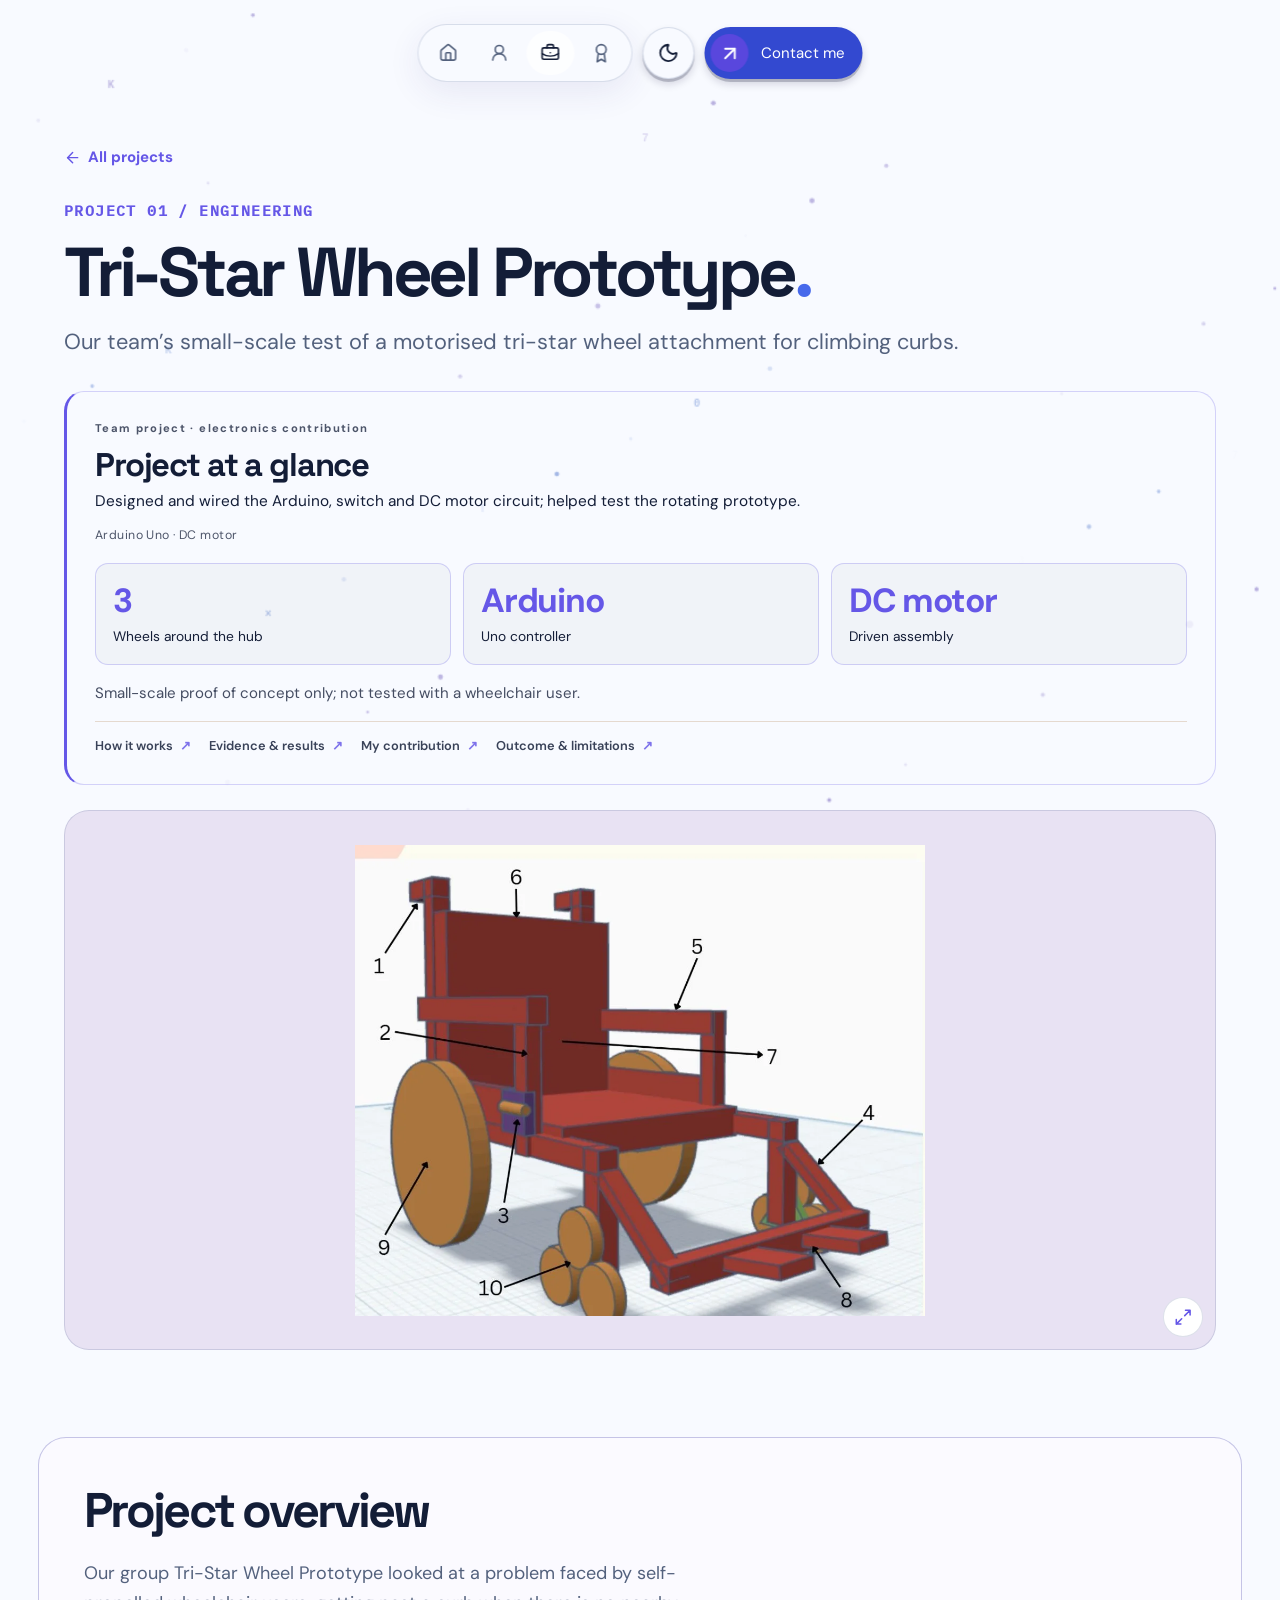
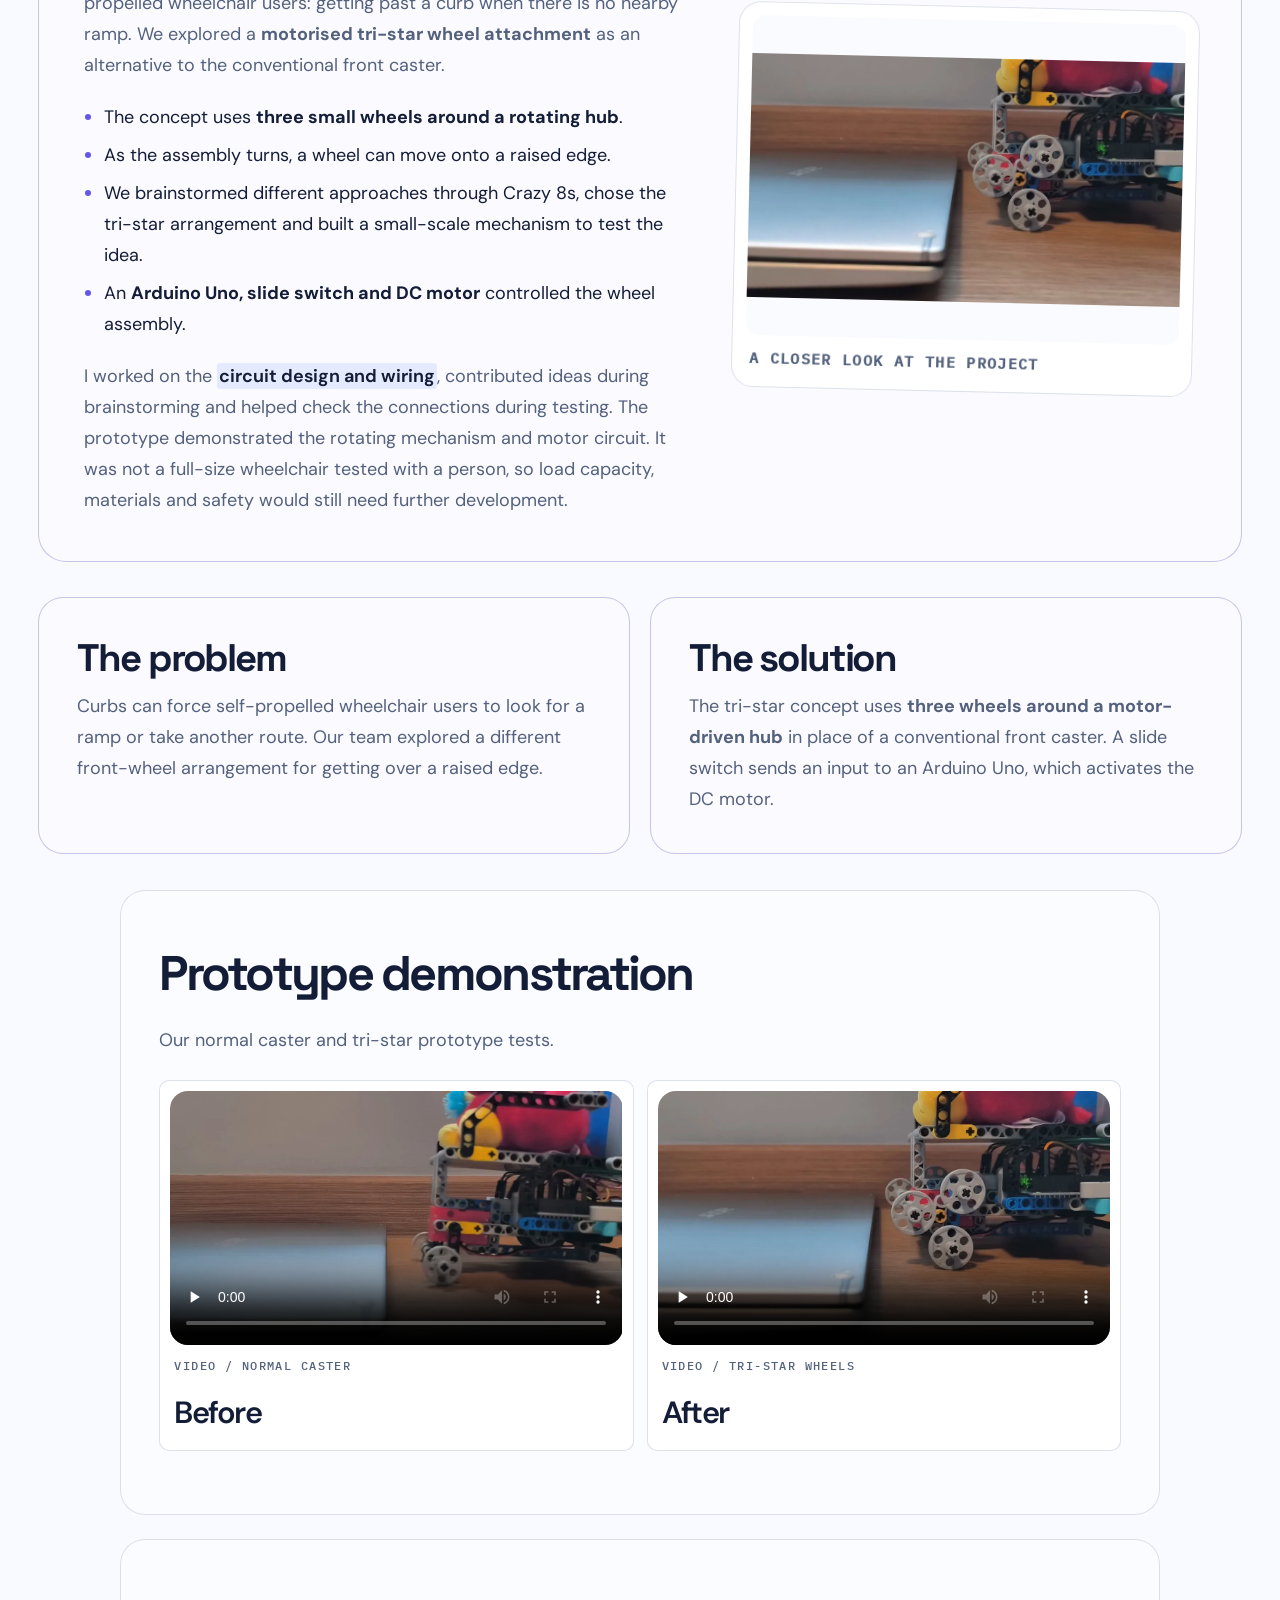
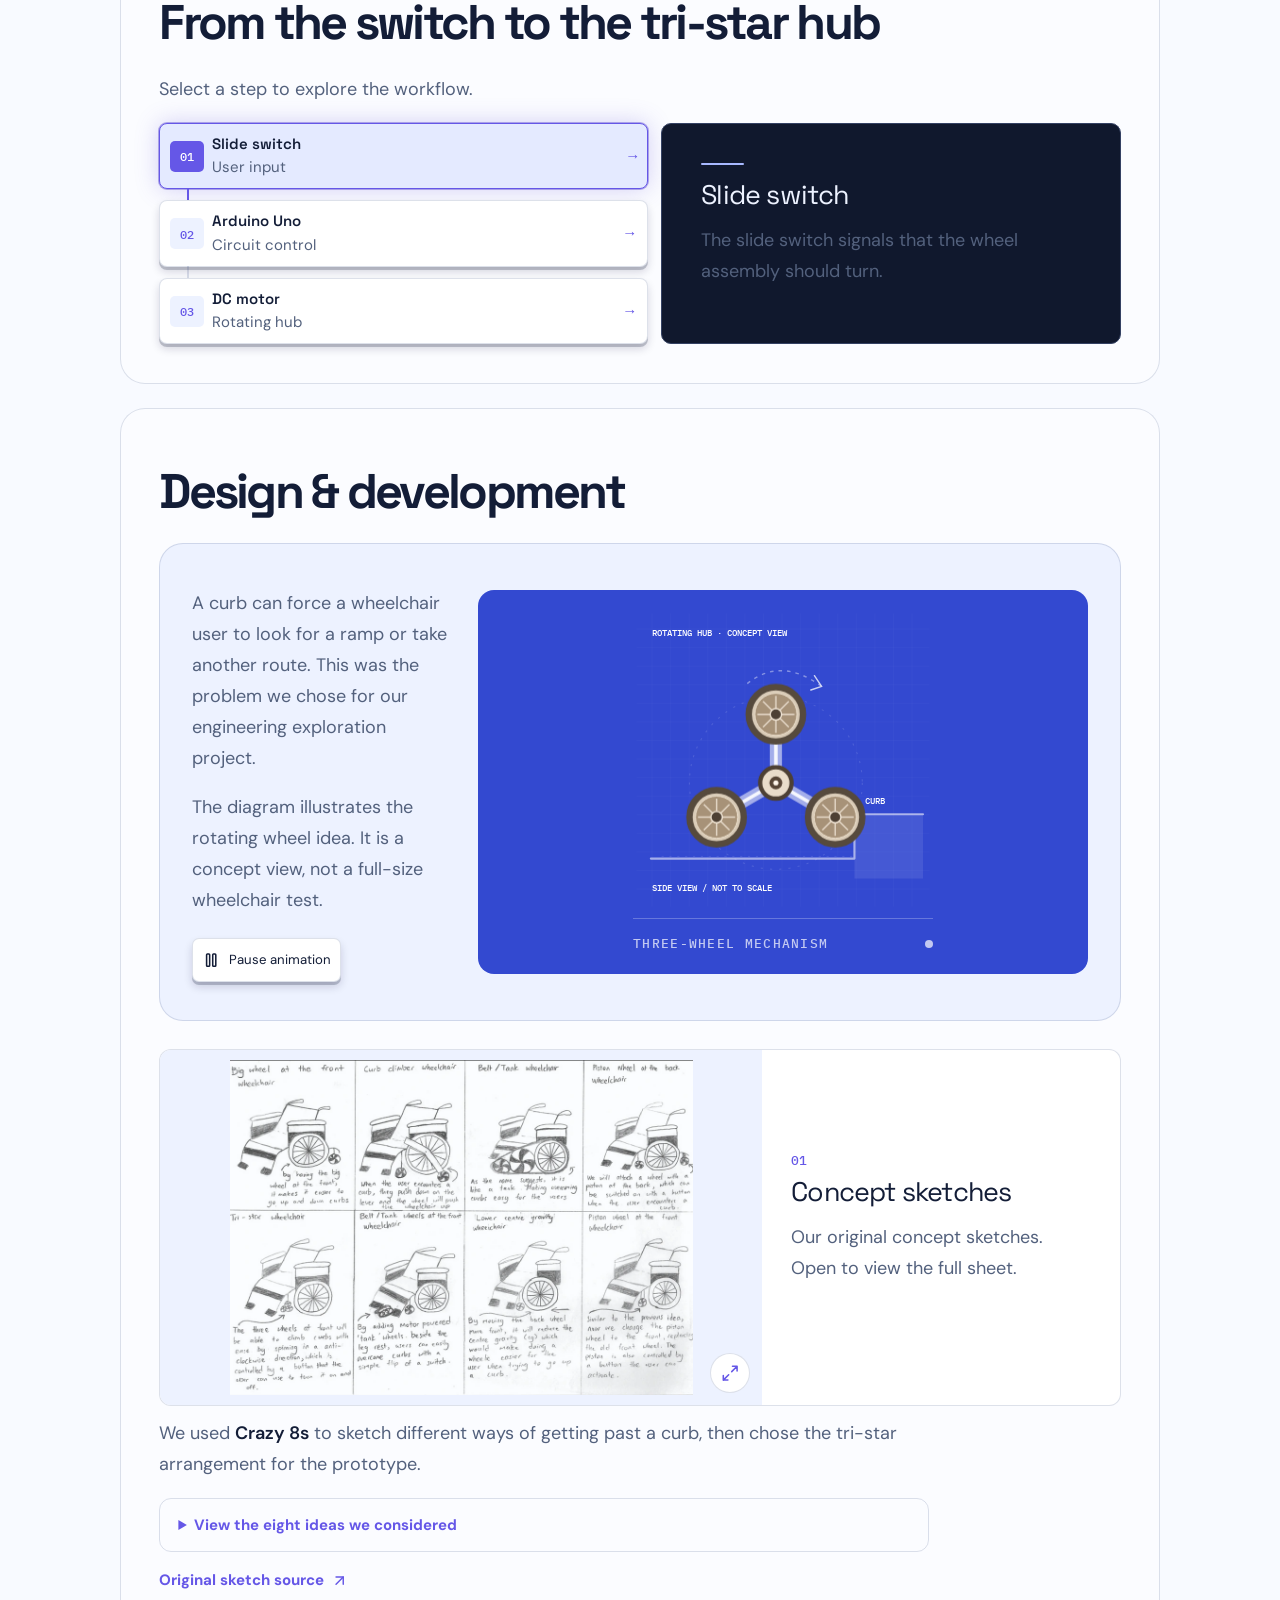
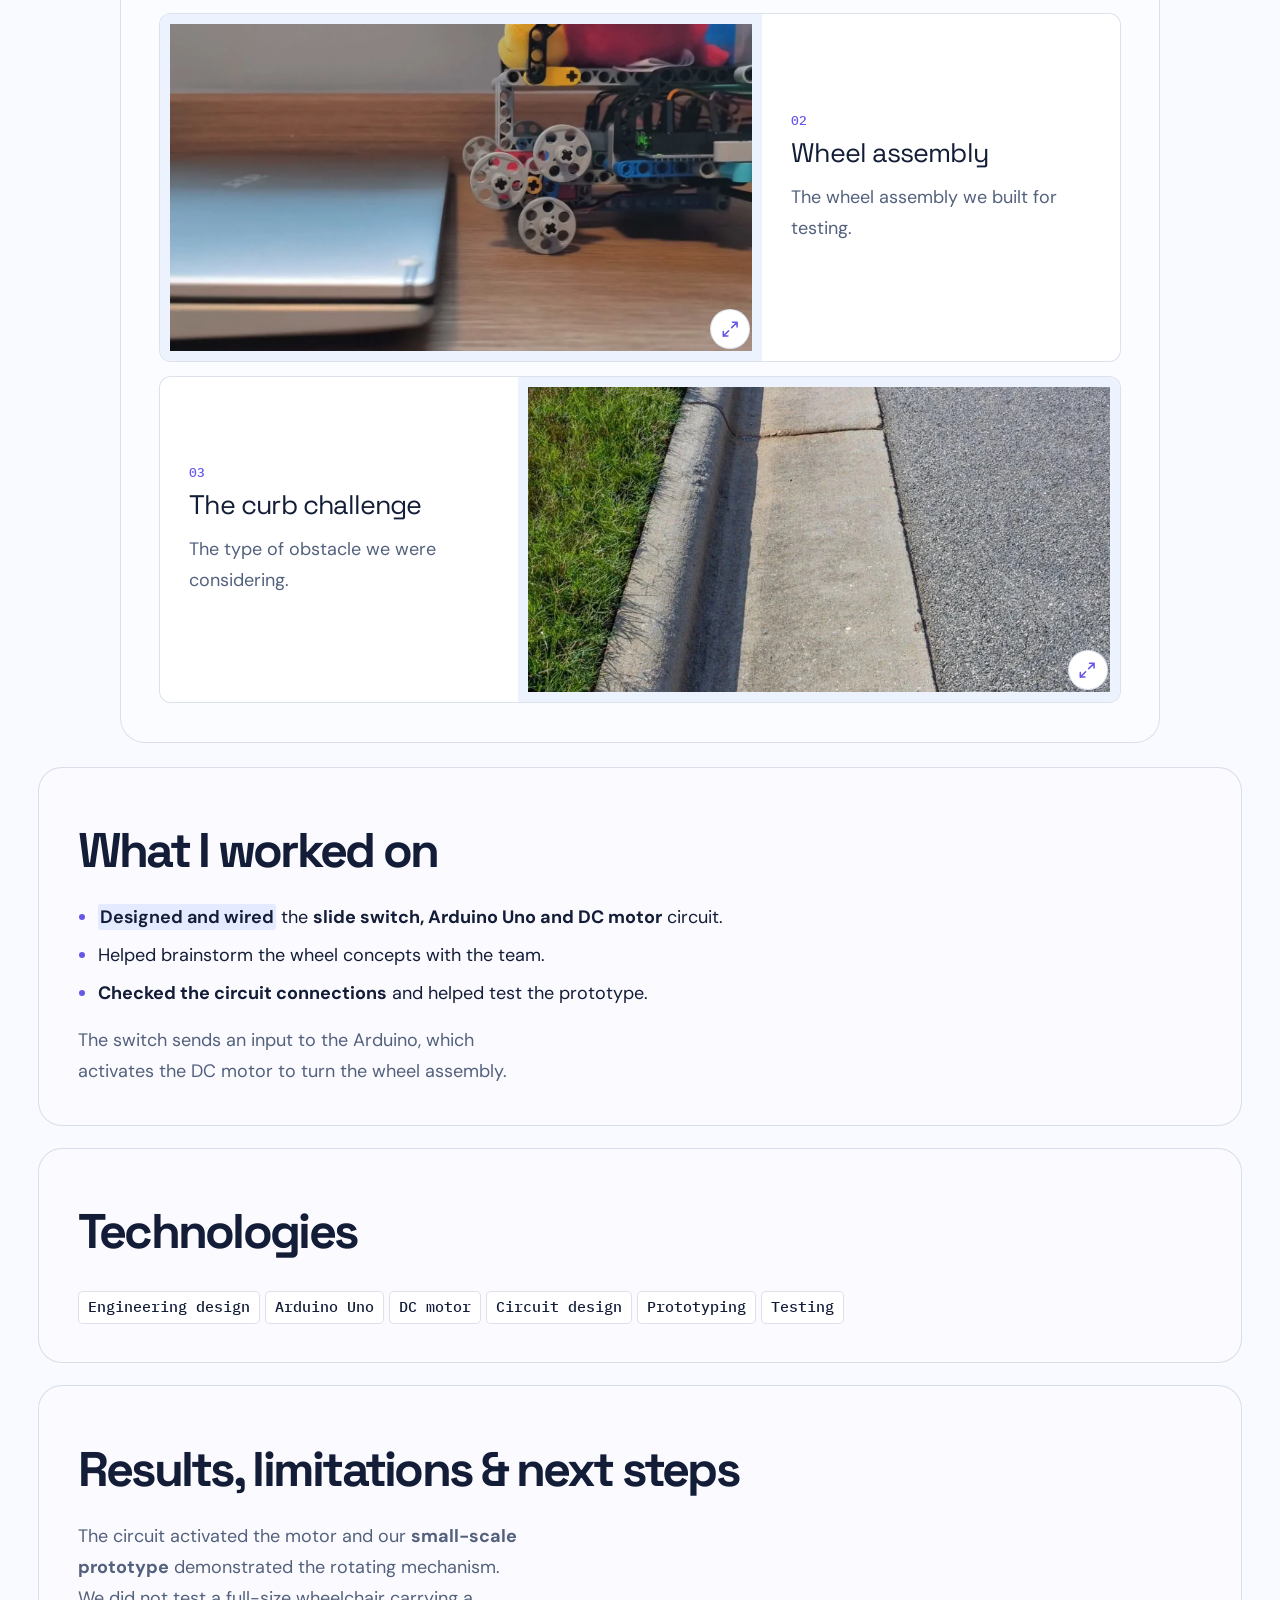
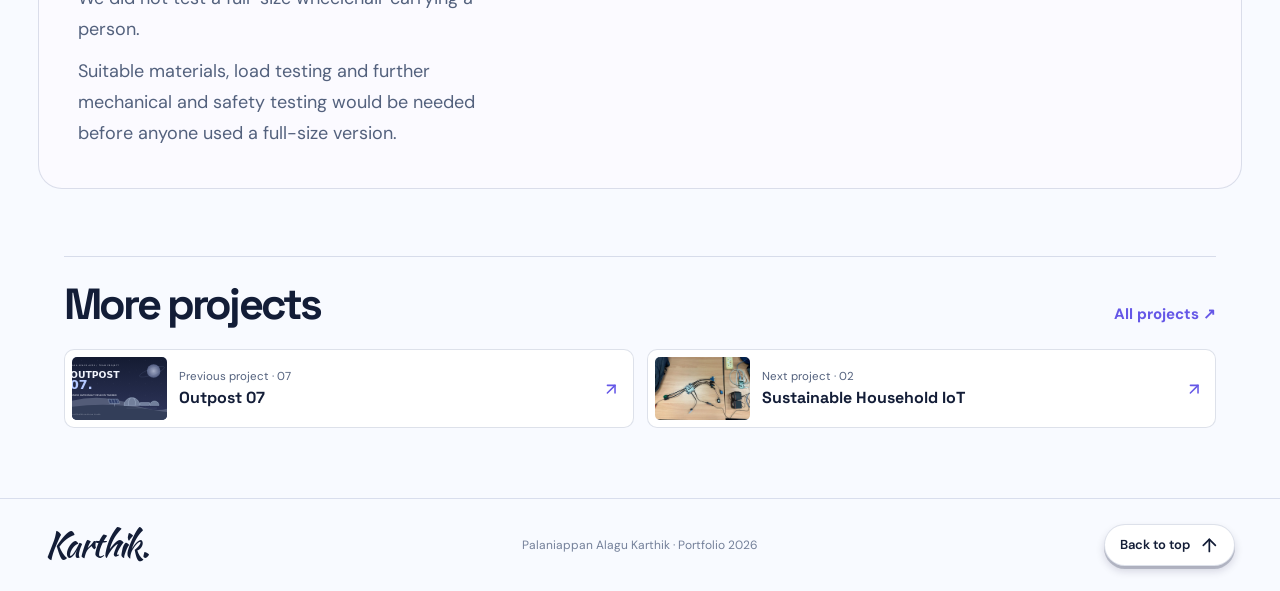
<file: engineering-exploration.html>
<!DOCTYPE html>

<html lang="en">
<head>
<meta charset="utf-8"/>
<meta content="width=device-width, initial-scale=1" name="viewport"/>
<meta content="Our team’s small-scale test of a motorised tri-star wheel attachment for climbing curbs." name="description"/>
<title>Tri-Star Wheel Prototype · Karthik Portfolio</title>
<script>
(() => {
  let saved;
  try { saved=localStorage.getItem('karthik-beige-theme'); } catch {}
  document.documentElement.dataset.theme = saved === 'dark' ? 'dark' : 'light';

  // Cover the first paint when an internal link started a page sweep.
  try {
    const key = 'karthik:page-signal-v2';
    const pending = JSON.parse(sessionStorage.getItem(key));
    sessionStorage.removeItem(key);
    if (pending?.url === location.href && Date.now() - pending.time < 10000 &&
        !matchMedia('(prefers-reduced-motion: reduce)').matches) {
      const root = document.documentElement;
      root.classList.add('sweep-arriving');
      setTimeout(() => root.classList.remove('sweep-arriving'), 2500);
    }
  } catch {}
})();

</script>
<link href="assets/favicon.svg" rel="icon" type="image/svg+xml"/>
<link as="font" crossorigin="" href="assets/space-grotesk.woff2" rel="preload" type="font/woff2"/>
<link href="https://fonts.googleapis.com/css2?family=TikTok+Sans:wght@400;500;600;700&amp;display=swap" rel="stylesheet"/><link href="shared-base.css?v=9" rel="stylesheet"/><link href="case-studies.bundle.css?v=9" rel="stylesheet"/><link href="https://fonts.googleapis.com/css2?family=Kaushan+Script&amp;display=swap" media="print" onload="this.media='all'" rel="stylesheet"/><noscript><link href="https://fonts.googleapis.com/css2?family=Kaushan+Script&amp;display=swap" rel="stylesheet"/></noscript>
<script defer="" src="adaptive-performance.js?v=9"></script><script defer="" src="motion.js?v=9"></script>
<script defer="" src="case-studies.bundle.js?v=9"></script>
<link href="motion.css?v=9" rel="stylesheet"/>
<link href="upgrade.css?v=9" rel="stylesheet"/>
<script defer="" src="upgrade.js?v=9"></script>
<link href="studio.css?v=9" rel="stylesheet"/><script defer="" src="studio.js?v=9"></script><link href="project-refinement.css?v=9" rel="stylesheet"/><script defer="" src="project-refinement.js?v=9"></script><meta content="Tri-Star Wheel Prototype · Karthik Portfolio" property="og:title"/><meta content="Our team’s small-scale test of a motorised tri-star wheel attachment for climbing curbs." property="og:description"/><meta content="website" property="og:type"/><meta content="https://karthik-portfolio-8hzt.onrender.com/engineering-exploration.html" property="og:url"/><meta content="https://karthik-portfolio-8hzt.onrender.com/assets/website-preview.png?v=2" property="og:image"/><meta content="1200" property="og:image:width"/><meta content="630" property="og:image:height"/><meta content="Karthik — AI &amp; Data Engineering. A flowing abstract wave on a midnight blue background." property="og:image:alt"/><meta content="image/png" property="og:image:type"/><meta content="summary_large_image" name="twitter:card"/><meta content="Tri-Star Wheel Prototype · Karthik Portfolio" name="twitter:title"/><meta content="Our team’s small-scale test of a motorised tri-star wheel attachment for climbing curbs." name="twitter:description"/><meta content="https://karthik-portfolio-8hzt.onrender.com/assets/website-preview.png?v=2" name="twitter:image"/><link href="adaptive-performance.css?v=9" rel="stylesheet"/></head>
<body class="case-view unified-case-chrome refreshed-case-page" data-ambient-dots="" data-project-lab="engineering-exploration">
<a class="skip-link" href="#main-content">Skip to content</a>
<div aria-hidden="true" id="top"></div>
<div id="site-chrome-header"></div>
<main id="main-content" tabindex="-1">
<article class="case-page tone-2">
<header class="shell case-heading">
<a class="back-link" href="all-projects.html"><iconify-icon aria-hidden="true" icon="lucide:arrow-left"></iconify-icon> All projects</a>
<div class="case-title"><p class="project-number">PROJECT 01 / ENGINEERING</p>
<h1 data-title-reveal="">Tri-Star Wheel Prototype<span class="wordmark-period">.</span></h1>
<p class="lead">
              Our team’s small-scale test of a motorised tri-star wheel attachment for climbing curbs.
            </p>
</div>
<section aria-label="Project at a glance" class="case-snapshot studio-snapshot recruiter-case-brief"><p class="upgrade-kicker">Team project · electronics contribution</p><div class="studio-overview"><div><h2>Project at a glance</h2><p>Designed and wired the Arduino, switch and DC motor circuit; helped test the rotating prototype.</p><small>Arduino Uno · DC motor</small></div></div><div class="snapshot-grid"><div><strong>3</strong><span>Wheels around the hub</span></div><div><strong>Arduino</strong><span>Uno controller</span></div><div><strong>DC motor</strong><span>Driven assembly</span></div></div><p class="upgrade-note">Small-scale proof of concept only; not tested with a wheelchair user.</p><div class="studio-links"><a href="#workflow">How it works <span>↗</span></a><a href="#features">Evidence &amp; results <span>↗</span></a><a href="#contributions">My contribution <span>↗</span></a><a href="#outcome">Outcome &amp; limitations <span aria-hidden="true">↗</span></a></div></section><figure class="case-cover">
<a aria-label="Enlarge project cover" class="image-preview" data-alt="Original portfolio cover image for engineering exploration" data-preview="cover" data-title="Tri-Star Wheel Prototype" href="assets/project-engineering.webp" rel="noopener noreferrer" target="_blank">
<img alt="Our tri-star wheelchair concept design" class="" decoding="async" fetchpriority="high" height="800" loading="eager" src="assets/project-engineering.webp" width="969"/><span aria-hidden="true" class="expand-image"><iconify-icon aria-hidden="true" icon="lucide:expand"></iconify-icon></span></a>
</figure>
</header>
<div class="shell case-body">
<div class="case-story">

<section class="case-overview recruiter-anchor" data-reveal="" id="overview">
<div class="project-summary">
<div class="project-summary-copy">
<h2>Project overview</h2>
<p>
                    Our group Tri-Star Wheel Prototype looked at a problem faced by self-propelled
                    wheelchair users: getting past a curb when there is no nearby ramp. We explored a
                    <strong>motorised tri-star wheel attachment</strong> as an alternative to the
                    conventional front caster.
                  </p>
<ul class="project-overview-points">
<li>The concept uses <strong>three small wheels around a rotating hub</strong>.</li>
<li>As the assembly turns, a wheel can move onto a raised edge.</li>
<li>
                      We brainstormed different approaches through Crazy 8s, chose the tri-star
                      arrangement and built a small-scale mechanism to test the idea.
                    </li>
<li>
                      An <strong>Arduino Uno, slide switch and DC motor</strong> controlled the wheel
                      assembly.
                    </li>
</ul>
<p>
                    I worked on the <mark class="project-highlight">circuit design and wiring</mark>,
                    contributed ideas during brainstorming and helped check the connections during
                    testing. The prototype demonstrated the rotating mechanism and motor circuit. It was
                    not a full-size wheelchair tested with a person, so load capacity, materials and
                    safety would still need further development.
                  </p>
</div>
<figure class="case-overview-visual" data-reveal=""><img alt="Close-up of the tri-star wheel prototype" decoding="async" loading="lazy" src="assets/tri-prototype-step.webp"/><figcaption>A closer look at the project</figcaption></figure></div>
</section>
<div class="case-question-grid"><section class="study-detail-section" data-detail-section="1" data-reveal="" id="problem">
<div>
<h2>The problem</h2>
<p>
                  Curbs can force self-propelled wheelchair users to look for a ramp or take another
                  route. Our team explored a different front-wheel arrangement for getting over a raised
                  edge.
                </p>
</div>
</section><section class="study-detail-section" data-detail-section="2" data-reveal="" id="solution">
<div>
<h2>The solution</h2>
<p>
                  The tri-star concept uses <strong>three wheels around a motor-driven hub</strong> in
                  place of a conventional front caster. A slide switch sends an input to an Arduino Uno,
                  which activates the DC motor.
                </p>
</div>
</section></div>
<div class="project-notes">
<section class="study-feature" data-reveal="">
<h2>Prototype demonstration</h2>
<p>Our normal caster and tri-star prototype tests.</p>
<div class="tri-demo-grid">
<article class="tri-demo-card tri-video-card">
<video aria-label="Before: normal caster wheel prototype demonstration" class="tri-native-video" controls="" playsinline="" poster="assets/tri-normal-caster.webp" preload="none">
<source src="assets/tri-normal-caster.mp4" type="video/mp4"/>
                      Your browser does not support embedded videos.
                    </video>
<div class="tri-video-caption">
<span>VIDEO / NORMAL CASTER</span><strong>Before</strong>
</div>
</article>
<article class="tri-demo-card tri-video-card">
<video aria-label="After: TRI-STAR wheel prototype demonstration" class="tri-native-video" controls="" playsinline="" poster="assets/tri-prototype-step.webp" preload="none">
<source src="assets/tri-star-wheels.mp4" type="video/mp4"/>
                      Your browser does not support embedded videos.
                    </video>
<div class="tri-video-caption">
<span>VIDEO / TRI-STAR WHEELS</span><strong>After</strong>
</div>
</article>
</div>
</section><section class="study-feature study-architecture recruiter-anchor" data-architecture="" data-reveal="" id="workflow">
<h2>From the switch to the tri-star hub</h2>
<p>Select a step to explore the workflow.</p>
<div class="study-architecture-layout">
<div aria-label="Workflow steps" class="study-architecture-steps" role="group">
<button aria-pressed="true" class="study-architecture-step" data-architecture-step="" data-step-description="The slide switch signals that the wheel assembly should turn." data-step-name="Slide switch" type="button">
<span class="study-step-number">01</span><span><strong>Slide switch</strong><small>User input</small></span><span aria-hidden="true">→</span></button><button aria-pressed="false" class="study-architecture-step" data-architecture-step="" data-step-description="The Arduino reads the switch input and activates the DC motor." data-step-name="Arduino Uno" type="button">
<span class="study-step-number">02</span><span><strong>Arduino Uno</strong><small>Circuit control</small></span><span aria-hidden="true">→</span></button><button aria-pressed="false" class="study-architecture-step" data-architecture-step="" data-step-description="The motor turns the hub so a wheel can move onto a raised edge. The small-scale prototype demonstrated the motion." data-step-name="DC motor" type="button">
<span class="study-step-number">03</span><span><strong>DC motor</strong><small>Rotating hub</small></span><span aria-hidden="true">→</span>
</button>
</div>
<div aria-atomic="true" aria-live="polite" class="study-architecture-description">
<h3 data-step-title="">Slide switch</h3>
<p data-step-copy="">
                      The slide switch signals that the wheel assembly should turn.
                    </p>
</div>
</div>
<noscript><ol class="static-steps">
<li>
<strong>Slide switch</strong>
<p>The slide switch signals that the wheel assembly should turn.</p>
</li>
<li>
<strong>Arduino Uno</strong>
<p>The Arduino reads the switch input and activates the DC motor.</p>
</li>
<li>
<strong>DC motor</strong>
<p>
                        The motor turns the hub so a wheel can move onto a raised edge. The small-scale
                        prototype demonstrated the motion.
                      </p>
</li>
</ol></noscript>
</section>
<section class="study-feature recruiter-anchor" data-reveal="" id="features">
<h2>Design &amp; development</h2>
<div class="project-mechanism">
<div>
<p>
                      A curb can force a wheelchair user to look for a ramp or take another route. This
                      was the problem we chose for our engineering exploration project.
                    </p>
<p>
                      The diagram illustrates the rotating wheel idea. It is a concept view, not a
                      full-size wheelchair test.
                    </p>
<button aria-label="Pause wheel animation" aria-pressed="true" class="tri-rotate-button" data-tri-toggle="" type="button">
<iconify-icon aria-hidden="true" icon="lucide:pause"></iconify-icon><span>Pause animation</span>
</button>
</div>
<div aria-label="Animated side view of three wheels revolving around a central hub, demonstrating the TRI-STAR design approaching a curb" class="tri-mechanism-art" role="img">
<svg aria-hidden="true" focusable="false" viewbox="0 0 420 420">
<defs>
<pattern height="26" id="tri-grid" patternunits="userSpaceOnUse" width="26">
<path d="M26 0H0V26" fill="none" stroke="currentColor" stroke-opacity=".07" stroke-width=".8"></path>
</pattern>
<lineargradient id="tri-ground" x1="0" x2="0" y1="0" y2="1">
<stop stop-color="#c4b39b"></stop>
<stop offset="1" stop-color="#8c7b66"></stop>
</lineargradient>
</defs>
<rect fill="url(#tri-grid)" height="410" rx="22" width="410" x="5" y="5"></rect>
<path class="tri-surface" d="M25 348 H310 V286 H406" fill="none" stroke="currentColor" stroke-linecap="round" stroke-linejoin="round" stroke-opacity=".56" stroke-width="3"></path>
<path class="tri-step-shape" d="M310 286 H406 V376 H310 Z" fill="currentColor" fill-opacity=".085"></path>
<text class="tri-diagram-small" fill="currentColor" x="325" y="271">CURB</text>
<path d="M40 345 H308" stroke="currentColor" stroke-dasharray="3 8" stroke-opacity=".15" stroke-width="1"></path>
<circle cx="200" cy="242" fill="none" r="121" stroke="currentColor" stroke-dasharray="3 10" stroke-opacity=".12" stroke-width="1.5"></circle>
<g class="tri-wheel-orbit">
<path d="M200 242 L200 146 M200 242 L283 290 M200 242 L117 290" fill="none" stroke="currentColor" stroke-linecap="round" stroke-opacity=".55" stroke-width="17"></path>
<path d="M200 242 L200 146 M200 242 L283 290 M200 242 L117 290" fill="none" stroke="currentColor" stroke-linecap="round" stroke-opacity=".9" stroke-width="5"></path>
<g class="tri-tire" transform="translate(200 146)">
<circle fill="#d9cbb7" r="38" stroke="#564a3d" stroke-width="9"></circle>
<circle fill="#a79278" r="29.5" stroke="#eaddca" stroke-width="1.4"></circle>
<path d="M-26 0H26M0-26V26M-18-18L18 18M-18 18L18-18" opacity=".8" stroke="#f5eadc" stroke-width="2"></path>
<circle fill="#4d4034" r="8" stroke="#f0e4d4" stroke-width="2"></circle>
</g>
<g class="tri-tire" transform="translate(283 290)">
<circle fill="#d9cbb7" r="38" stroke="#564a3d" stroke-width="9"></circle>
<circle fill="#a79278" r="29.5" stroke="#eaddca" stroke-width="1.4"></circle>
<path d="M-26 0H26M0-26V26M-18-18L18 18M-18 18L18-18" opacity=".8" stroke="#f5eadc" stroke-width="2"></path>
<circle fill="#4d4034" r="8" stroke="#f0e4d4" stroke-width="2"></circle>
</g>
<g class="tri-tire" transform="translate(117 290)">
<circle fill="#d9cbb7" r="38" stroke="#564a3d" stroke-width="9"></circle>
<circle fill="#a79278" r="29.5" stroke="#eaddca" stroke-width="1.4"></circle>
<path d="M-26 0H26M0-26V26M-18-18L18 18M-18 18L18-18" opacity=".8" stroke="#f5eadc" stroke-width="2"></path>
<circle fill="#4d4034" r="8" stroke="#f0e4d4" stroke-width="2"></circle>
</g>
<circle cx="200" cy="242" fill="#e9dcca" r="22" stroke="#4d4034" stroke-width="6"></circle>
<circle cx="200" cy="242" fill="#574536" r="9"></circle>
<circle cx="200" cy="242" fill="#fff6eb" r="3.6"></circle>
</g>
<path d="M160 103Q207 65 264 107" fill="none" stroke="currentColor" stroke-dasharray="5 7" stroke-opacity=".4" stroke-width="2"></path>
<path d="M254 92L264 107L249 112" fill="none" stroke="currentColor" stroke-linecap="round" stroke-opacity=".75" stroke-width="2"></path>
<text class="tri-diagram-small" fill="currentColor" x="26" y="36">
                        ROTATING HUB · CONCEPT VIEW
                      </text>
<text class="tri-diagram-small" fill="currentColor" x="26" y="394">
                        SIDE VIEW / NOT TO SCALE
                      </text>
</svg>
<div class="tri-diagram-caption">
<span>THREE-WHEEL MECHANISM</span><span aria-hidden="true" class="tri-live-dot"></span>
</div>
</div>
</div>
<div class="project-media-story">
<figure class="project-photo">
<a class="image-preview" data-alt="Our team’s wheelchair concept sketches" data-preview="case" data-title="Concept sketches" href="assets/tri-concept-sketch.webp" rel="noopener noreferrer" target="_blank">
<img alt="Our team’s wheelchair concept sketches" class="project-idea-sketch" decoding="async" height="710" loading="lazy" src="assets/tri-concept-sketch.webp" width="980"/>
<span aria-hidden="true" class="expand-image"><iconify-icon aria-hidden="true" icon="lucide:expand"></iconify-icon></span></a>
<figcaption>
<span aria-hidden="true" class="feature-number">01</span>
<h3>Concept sketches</h3>
<p>Our original concept sketches. Open to view the full sheet.</p>
</figcaption>
</figure>
<div>
<p>
                      We used <strong>Crazy 8s</strong> to sketch different ways of getting past a curb,
                      then chose the tri-star arrangement for the prototype.
                    </p>
<details class="project-ideas">
<summary>View the eight ideas we considered</summary>
<ul>
<li>Larger front wheels</li>
<li>A curb-climber lever</li>
<li>A belt or tank-style wheelchair</li>
<li>A rear piston wheel</li>
<li>Tri-star front wheels</li>
<li>Front belt or tank wheels</li>
<li>A lower centre of gravity</li>
<li>A front piston wheel</li>
</ul>
</details>
</div>
<p>
<a class="text-link" href="https://static.wixstatic.com/media/a3abd1_c107b200cdaa4b649ca409b76e899055~mv2.png/v1/fill/w_980%2Ch_710%2Cal_c%2Cq_90%2Cusm_0.66_1.00_0.01%2Cenc_auto/dfdfdfadasasasa.png" rel="noopener noreferrer" target="_blank">Original sketch source<iconify-icon aria-hidden="true" icon="lucide:arrow-up-right"></iconify-icon></a>
</p>
</div>
<div class="feature-list">
<figure class="project-photo">
<a aria-label="Enlarge Small-scale tri-star wheel prototype" class="image-preview" data-alt="Small-scale tri-star wheel prototype" data-preview="case" data-title="Wheel assembly" href="assets/tri-prototype-step.webp" rel="noopener noreferrer" target="_blank"><img alt="Small-scale tri-star wheel prototype" decoding="async" height="720" loading="lazy" src="assets/tri-prototype-step.webp" width="1280"/><span aria-hidden="true" class="expand-image"><iconify-icon aria-hidden="true" icon="lucide:expand"></iconify-icon></span></a>
<figcaption>
<span aria-hidden="true" class="feature-number">02</span>
<h3>Wheel assembly</h3>
<p>The wheel assembly we built for testing.</p>
</figcaption>
</figure>
<figure class="project-photo">
<a aria-label="Enlarge Curb beside a footpath" class="image-preview" data-alt="Curb beside a footpath" data-preview="case" data-title="The curb challenge" href="assets/tri-curb.webp" rel="noopener noreferrer" target="_blank"><img alt="Curb beside a footpath" decoding="async" height="419" loading="lazy" src="assets/tri-curb.webp" width="800"/><span aria-hidden="true" class="expand-image"><iconify-icon aria-hidden="true" icon="lucide:expand"></iconify-icon></span></a>
<figcaption>
<span aria-hidden="true" class="feature-number">03</span>
<h3>The curb challenge</h3>
<p>The type of obstacle we were considering.</p>
</figcaption>
</figure>
</div>
</section>
</div>
<section class="study-detail-section recruiter-anchor" data-detail-section="3" data-reveal="" id="contributions">
<div>
<h2>What I worked on</h2>
<ul>
<li>
<mark class="project-highlight">Designed and wired</mark> the
                    <strong>slide switch, Arduino Uno and DC motor</strong> circuit.
                  </li>
<li>Helped brainstorm the wheel concepts with the team.</li>
<li>
<strong>Checked the circuit connections</strong> and helped test the prototype.
                  </li>
</ul>
<p>
                  The switch sends an input to the Arduino, which activates the DC motor to turn the
                  wheel assembly.
                </p>
</div>
</section>
<section class="study-detail-section" data-detail-section="4" data-reveal="" id="technologies">
<div>
<h2>Technologies</h2>
<div class="study-tech">
<span>Engineering design</span><span>Arduino Uno</span><span>DC motor</span><span>Circuit design</span><span>Prototyping</span><span>Testing</span>
</div>
</div>
</section>
<section class="study-detail-section recruiter-anchor" data-detail-section="5" data-reveal="" id="outcome">
<div>
<h2>Results, limitations &amp; next steps</h2>
<p>
                  The circuit activated the motor and our
                  <strong>small-scale prototype</strong> demonstrated the rotating mechanism. We did not
                  test a full-size wheelchair carrying a person.
                </p>
<p>
                  Suitable materials, load testing and further mechanical and safety testing would be
                  needed before anyone used a full-size version.
                </p>
</div>
</section>
</div>
</div>
</article>
<nav aria-label="Project navigation" class="shell case-navigation"><div class="section-head"><h2>More projects</h2><a class="text-link" href="all-projects.html">All projects ↗</a></div><div><a class="next-card tone-0" href="outpost-07.html"><img alt="" data-outpost-photo="" decoding="async" loading="lazy" src="https://raw.githubusercontent.com/bigbobopenguin-abc/andrea-portfolio/main/static/images/outpost-07/outpost.jpg"/><span><small>Previous project · 07</small><strong>Outpost 07</strong></span><iconify-icon aria-hidden="true" icon="lucide:arrow-up-right"></iconify-icon></a><a class="next-card tone-3" href="iot-sustainable-living.html"><img alt="" decoding="async" loading="lazy" src="assets/iot-hardware-workbench-display.webp"/><span><small>Next project · 02</small><strong>Sustainable Household IoT</strong></span><iconify-icon aria-hidden="true" icon="lucide:arrow-up-right"></iconify-icon></a></div></nav>
</main>
<div id="site-chrome-footer"></div>
<dialog aria-labelledby="media-dialog-title" class="media-dialog">
<div class="media-dialog-inner">
<header>
<h2 id="media-dialog-title">Preview</h2>
<button aria-label="Close preview" class="icon-button" data-close="" type="button">
<iconify-icon aria-hidden="true" icon="lucide:x"></iconify-icon>
</button>
</header>
<div class="dialog-image"></div>
<footer>
<span aria-live="polite" class="dialog-count"></span>
<div class="dialog-arrows">
<button aria-label="Previous image" class="icon-button" data-prev="" type="button">
<iconify-icon aria-hidden="true" icon="lucide:arrow-left"></iconify-icon>
</button>
<button aria-label="Next image" class="icon-button" data-next="" type="button">
<iconify-icon aria-hidden="true" icon="lucide:arrow-right"></iconify-icon>
</button>
</div>
<a class="text-link dialog-original" rel="noopener noreferrer" target="_blank">Open original <iconify-icon aria-hidden="true" icon="lucide:arrow-up-right"></iconify-icon></a>
</footer>
</div>
</dialog>
</body>
</html>
</file>
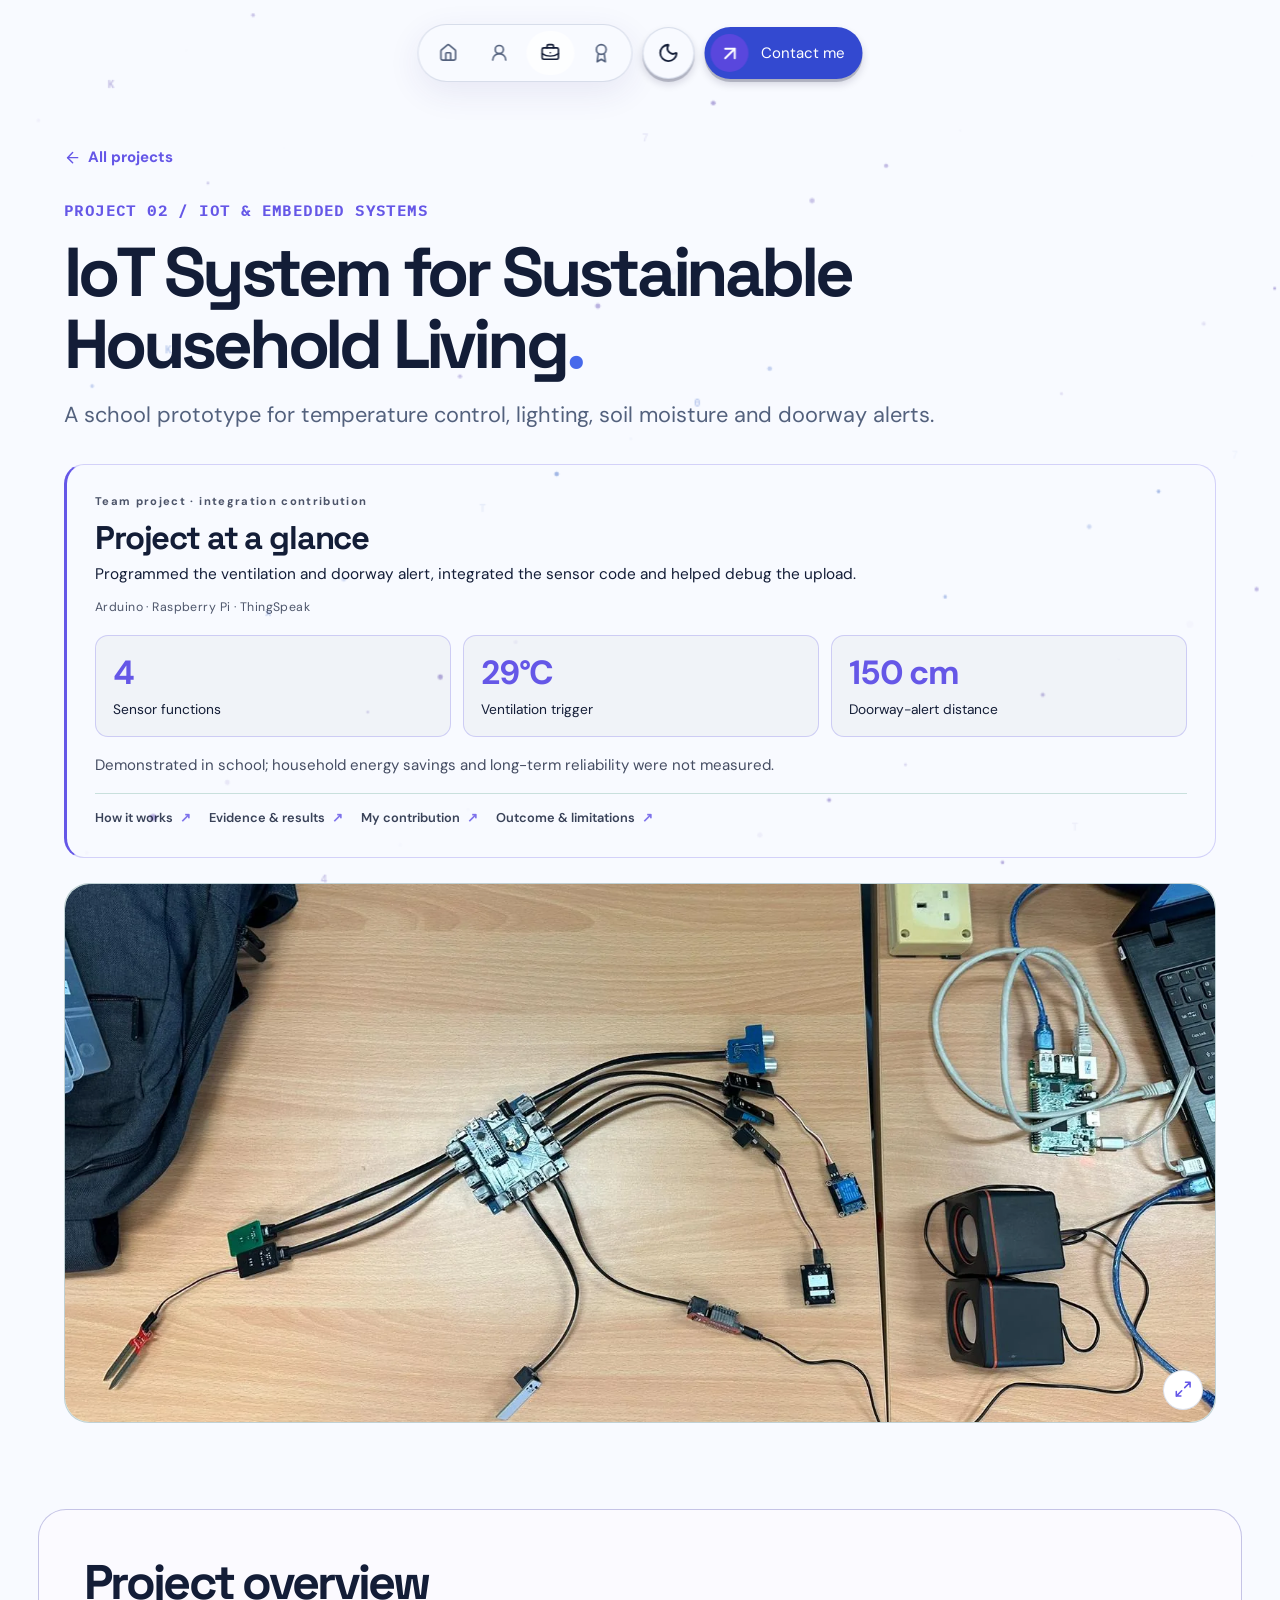
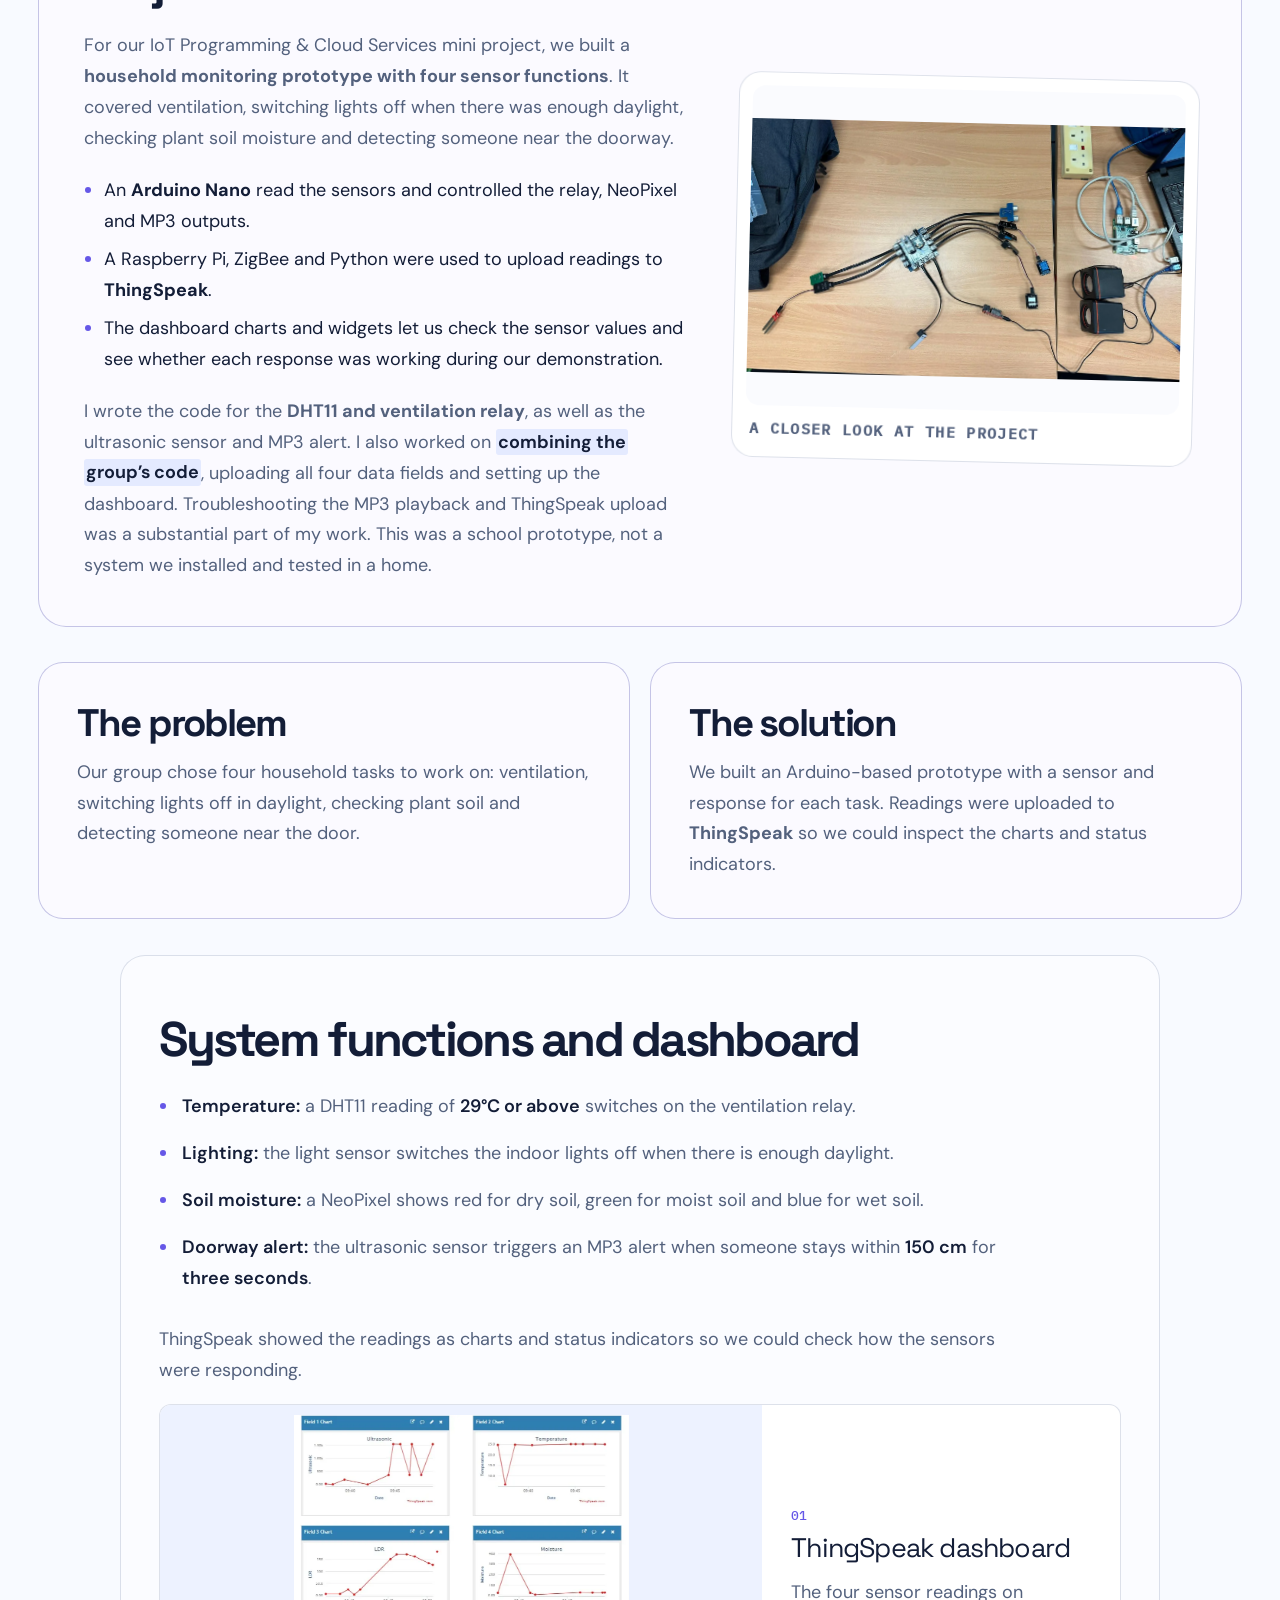
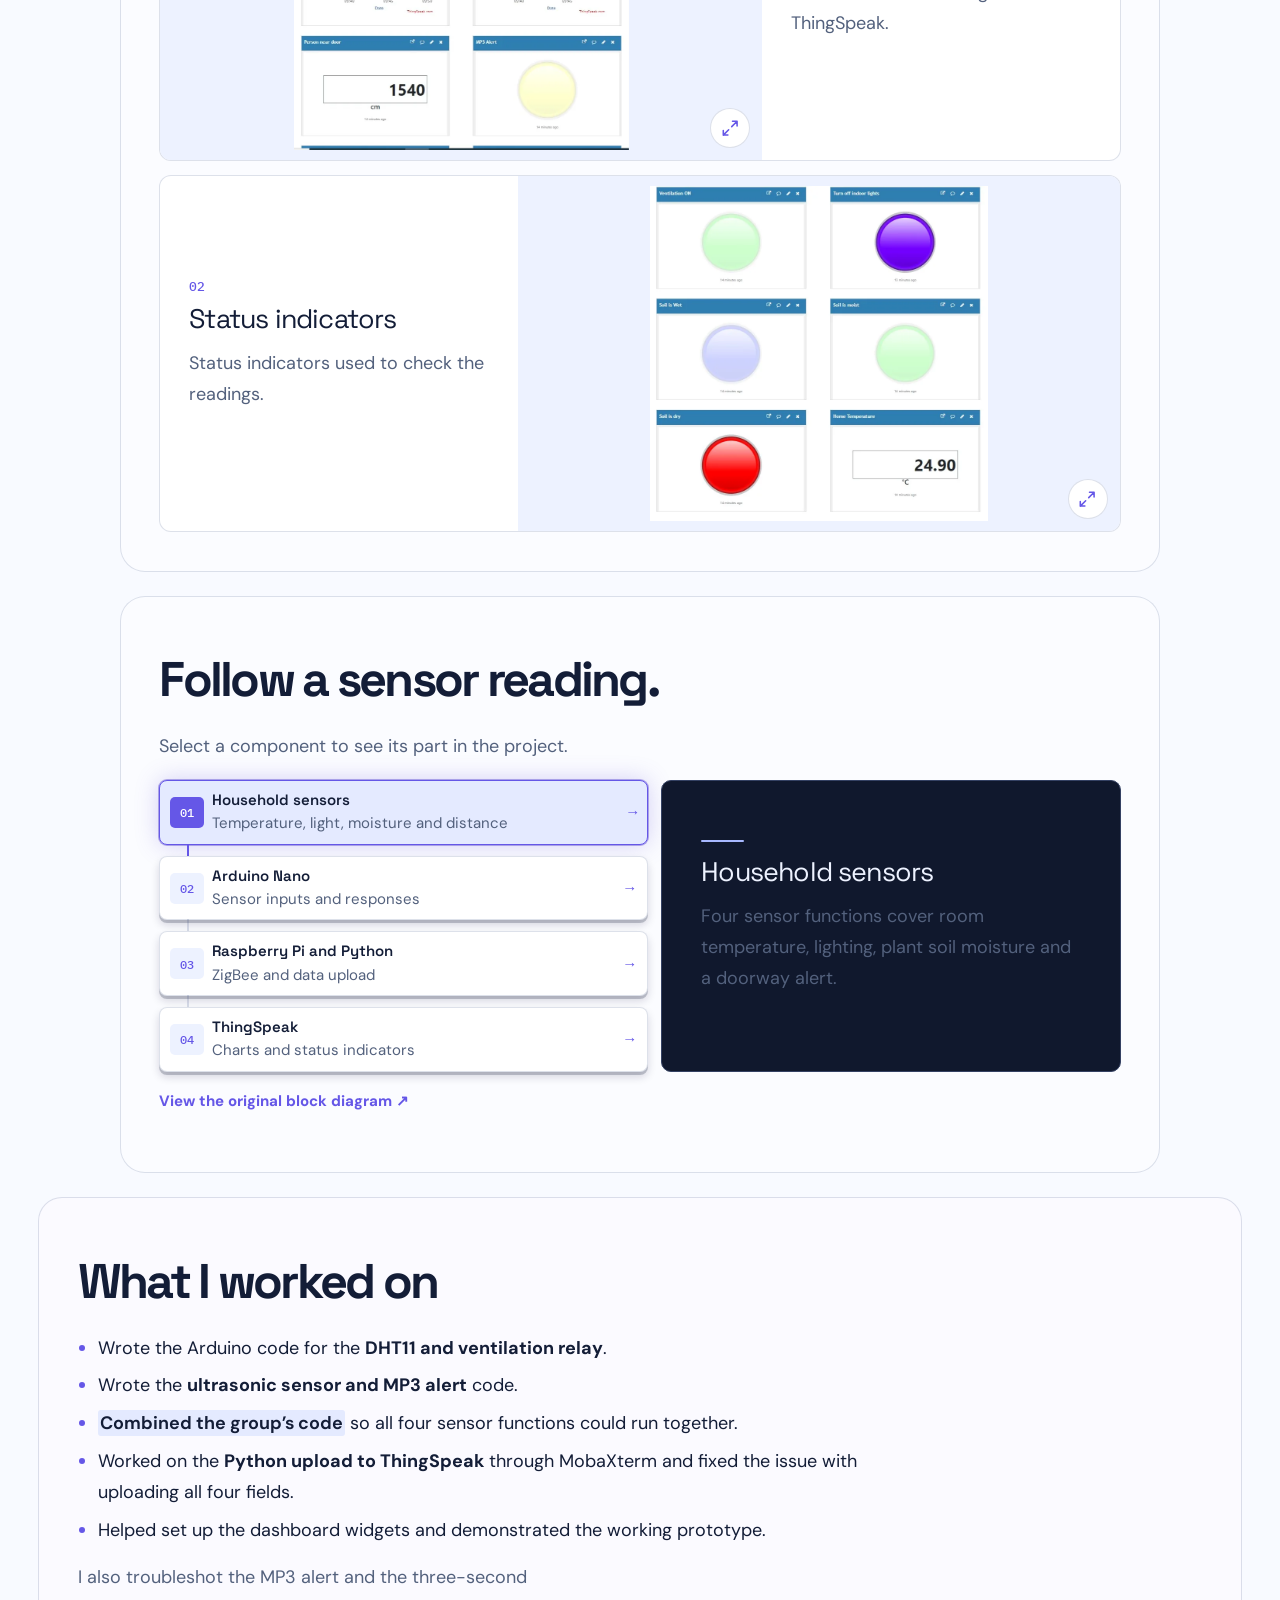
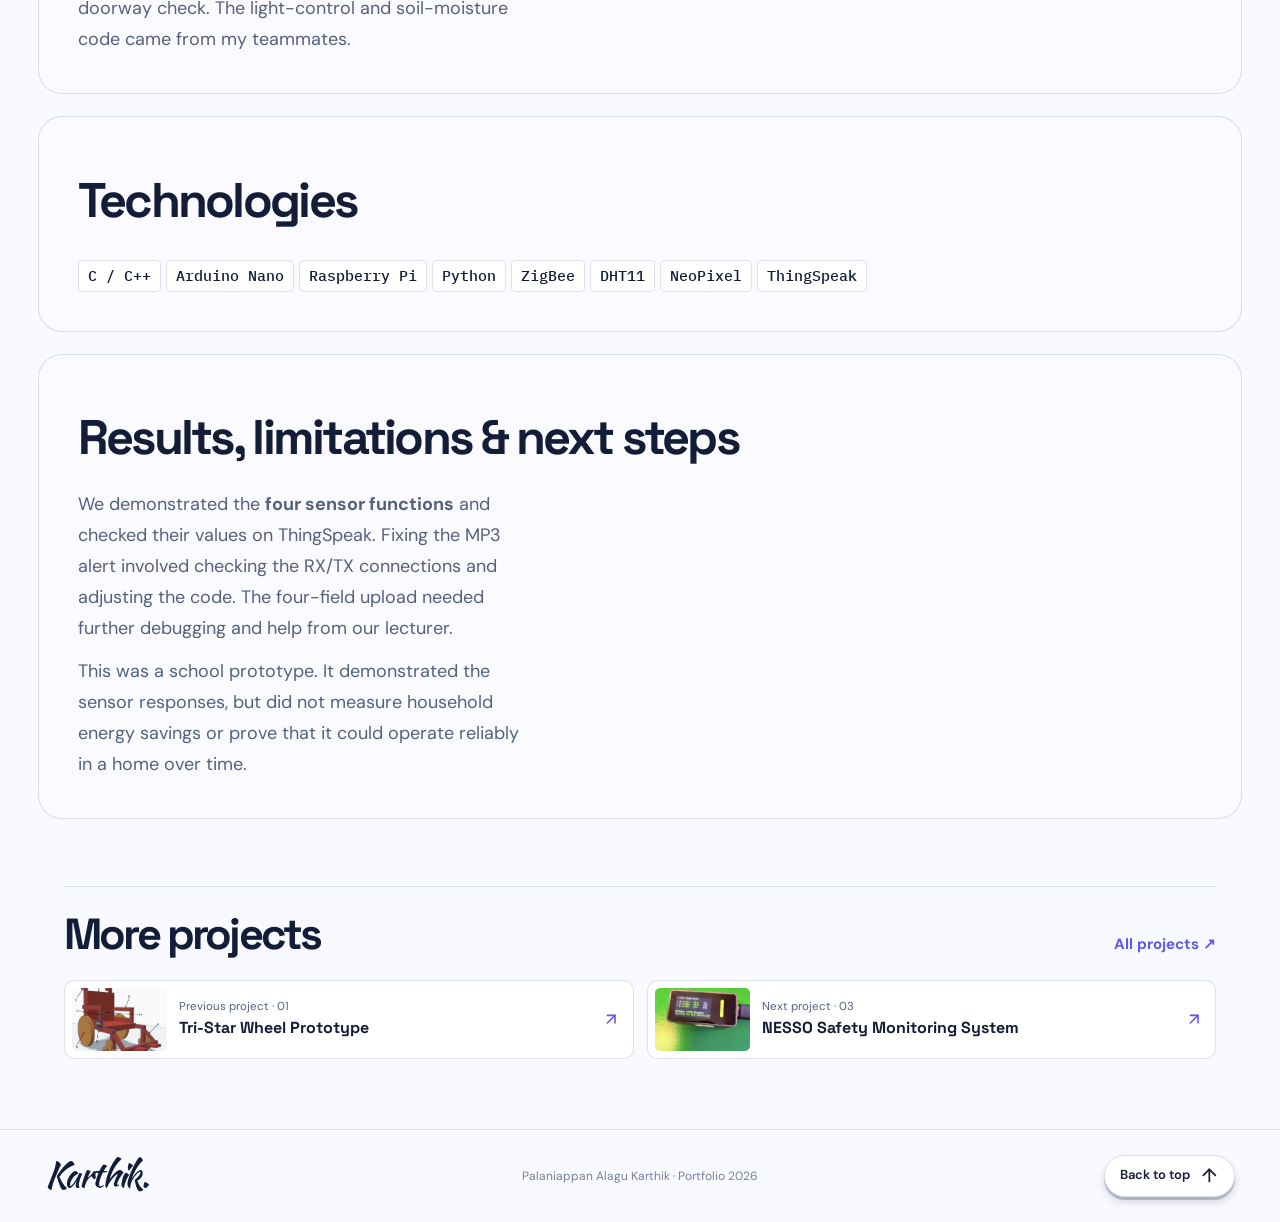
<file: iot-sustainable-living.html>
<!DOCTYPE html>

<html lang="en">
<head>
<meta charset="utf-8"/>
<meta content="width=device-width, initial-scale=1" name="viewport"/>
<meta content="A school prototype for temperature control, lighting, soil moisture and doorway alerts." name="description"/>
<title>IoT System for Sustainable Household Living · Karthik Portfolio</title>
<script>
(() => {
  let saved;
  try { saved=localStorage.getItem('karthik-beige-theme'); } catch {}
  document.documentElement.dataset.theme = saved === 'dark' ? 'dark' : 'light';

  // Cover the first paint when an internal link started a page sweep.
  try {
    const key = 'karthik:page-signal-v2';
    const pending = JSON.parse(sessionStorage.getItem(key));
    sessionStorage.removeItem(key);
    if (pending?.url === location.href && Date.now() - pending.time < 10000 &&
        !matchMedia('(prefers-reduced-motion: reduce)').matches) {
      const root = document.documentElement;
      root.classList.add('sweep-arriving');
      setTimeout(() => root.classList.remove('sweep-arriving'), 2500);
    }
  } catch {}
})();

</script>
<link href="assets/favicon.svg" rel="icon" type="image/svg+xml"/>
<link as="font" crossorigin="" href="assets/space-grotesk.woff2" rel="preload" type="font/woff2"/>
<link href="https://fonts.googleapis.com/css2?family=TikTok+Sans:wght@400;500;600;700&amp;display=swap" rel="stylesheet"/><link href="shared-base.css?v=9" rel="stylesheet"/><link href="case-studies.bundle.css?v=9" rel="stylesheet"/><link href="https://fonts.googleapis.com/css2?family=Kaushan+Script&amp;display=swap" media="print" onload="this.media='all'" rel="stylesheet"/><noscript><link href="https://fonts.googleapis.com/css2?family=Kaushan+Script&amp;display=swap" rel="stylesheet"/></noscript>
<script defer="" src="adaptive-performance.js?v=9"></script><script defer="" src="motion.js?v=9"></script>
<script defer="" src="case-studies.bundle.js?v=9"></script>
<link href="motion.css?v=9" rel="stylesheet"/>
<link href="upgrade.css?v=9" rel="stylesheet"/>
<script defer="" src="upgrade.js?v=9"></script>
<link href="studio.css?v=9" rel="stylesheet"/><script defer="" src="studio.js?v=9"></script><link href="project-refinement.css?v=9" rel="stylesheet"/><script defer="" src="project-refinement.js?v=9"></script><meta content="IoT System for Sustainable Household Living · Karthik Portfolio" property="og:title"/><meta content="A school prototype for temperature control, lighting, soil moisture and doorway alerts." property="og:description"/><meta content="website" property="og:type"/><meta content="https://karthik-portfolio-8hzt.onrender.com/iot-sustainable-living.html" property="og:url"/><meta content="https://karthik-portfolio-8hzt.onrender.com/assets/website-preview.png?v=2" property="og:image"/><meta content="1200" property="og:image:width"/><meta content="630" property="og:image:height"/><meta content="Karthik — AI &amp; Data Engineering. A flowing abstract wave on a midnight blue background." property="og:image:alt"/><meta content="image/png" property="og:image:type"/><meta content="summary_large_image" name="twitter:card"/><meta content="IoT System for Sustainable Household Living · Karthik Portfolio" name="twitter:title"/><meta content="A school prototype for temperature control, lighting, soil moisture and doorway alerts." name="twitter:description"/><meta content="https://karthik-portfolio-8hzt.onrender.com/assets/website-preview.png?v=2" name="twitter:image"/><link href="adaptive-performance.css?v=9" rel="stylesheet"/></head>
<body class="case-view unified-case-chrome refreshed-case-page" data-ambient-dots="" data-project-lab="iot-sustainable-living">
<a class="skip-link" href="#main-content">Skip to content</a>
<div aria-hidden="true" id="top"></div>
<div id="site-chrome-header"></div>
<main id="main-content" tabindex="-1">
<article class="case-page tone-3">
<header class="shell case-heading">
<a class="back-link" href="all-projects.html"><iconify-icon aria-hidden="true" icon="lucide:arrow-left"></iconify-icon> All projects</a>
<div class="case-title"><p class="project-number">PROJECT 02 / IOT &amp; EMBEDDED SYSTEMS</p>
<h1 data-title-reveal="">IoT System for Sustainable Household Living<span class="wordmark-period">.</span></h1>
<p class="lead">
              A school prototype for temperature control, lighting, soil moisture and doorway alerts.
            </p>
</div>
<section aria-label="Project at a glance" class="case-snapshot studio-snapshot recruiter-case-brief"><p class="upgrade-kicker">Team project · integration contribution</p><div class="studio-overview"><div><h2>Project at a glance</h2><p>Programmed the ventilation and doorway alert, integrated the sensor code and helped debug the upload.</p><small>Arduino · Raspberry Pi · ThingSpeak</small></div></div><div class="snapshot-grid"><div><strong>4</strong><span>Sensor functions</span></div><div><strong>29°C</strong><span>Ventilation trigger</span></div><div><strong>150 cm</strong><span>Doorway-alert distance</span></div></div><p class="upgrade-note">Demonstrated in school; household energy savings and long-term reliability were not measured.</p><div class="studio-links"><a href="#workflow">How it works <span>↗</span></a><a href="#features">Evidence &amp; results <span>↗</span></a><a href="#contributions">My contribution <span>↗</span></a><a href="#outcome">Outcome &amp; limitations <span aria-hidden="true">↗</span></a></div></section><figure class="case-cover">
<a aria-label="Enlarge project cover" class="image-preview" data-alt="Original portfolio cover image for iot sustainable living" data-preview="cover" data-title="IoT System for Sustainable Household Living" href="assets/iot-hardware-workbench.webp" rel="noopener noreferrer" target="_blank">
<img alt="Our household sensor prototype with Arduino and Raspberry Pi" class="" decoding="async" fetchpriority="high" height="646" loading="eager" src="assets/iot-hardware-workbench.webp" width="1100"/><span aria-hidden="true" class="expand-image"><iconify-icon aria-hidden="true" icon="lucide:expand"></iconify-icon></span></a>
</figure>
</header>
<div class="shell case-body">
<div class="case-story">

<section class="case-overview recruiter-anchor" data-reveal="" id="overview">
<div class="project-summary">
<div class="project-summary-copy">
<h2>Project overview</h2>
<p>
                    For our IoT Programming &amp; Cloud Services mini project, we built a
                    <strong>household monitoring prototype with four sensor functions</strong>. It
                    covered ventilation, switching lights off when there was enough daylight, checking
                    plant soil moisture and detecting someone near the doorway.
                  </p>
<ul class="project-overview-points">
<li>
                      An <strong>Arduino Nano</strong> read the sensors and controlled the relay,
                      NeoPixel and MP3 outputs.
                    </li>
<li>
                      A Raspberry Pi, ZigBee and Python were used to upload readings to
                      <strong>ThingSpeak</strong>.
                    </li>
<li>
                      The dashboard charts and widgets let us check the sensor values and see whether
                      each response was working during our demonstration.
                    </li>
</ul>
<p>
                    I wrote the code for the <strong>DHT11 and ventilation relay</strong>, as well as the
                    ultrasonic sensor and MP3 alert. I also worked on
                    <mark class="project-highlight">combining the group’s code</mark>, uploading all four
                    data fields and setting up the dashboard. Troubleshooting the MP3 playback and
                    ThingSpeak upload was a substantial part of my work. This was a school prototype, not
                    a system we installed and tested in a home.
                  </p>
</div>
<figure class="case-overview-visual" data-reveal=""><img alt="IoT system with connected sensors and wiring" decoding="async" loading="lazy" src="assets/iot-hardware-workbench.webp"/><figcaption>A closer look at the project</figcaption></figure></div>
</section>
<div class="case-question-grid"><section class="study-detail-section" data-detail-section="1" data-reveal="" id="problem">
<div>
<h2>The problem</h2>
<p>
                  Our group chose four household tasks to work on: ventilation, switching lights off in
                  daylight, checking plant soil and detecting someone near the door.
                </p>
</div>
</section><section class="study-detail-section" data-detail-section="2" data-reveal="" id="solution">
<div>
<h2>The solution</h2>
<p>
                  We built an Arduino-based prototype with a sensor and response for each task. Readings
                  were uploaded to <strong>ThingSpeak</strong> so we could inspect the charts and status
                  indicators.
                </p>
</div>
</section></div>
<div class="project-notes">
<section class="study-feature recruiter-anchor" data-reveal="" id="features">
<h2>System functions and dashboard</h2>
<ul>
<li>
<strong>Temperature:</strong> a DHT11 reading of
                    <strong>29°C or above</strong> switches on the ventilation relay.
                  </li>
<li>
<strong>Lighting:</strong> the light sensor switches the indoor lights off when there
                    is enough daylight.
                  </li>
<li>
<strong>Soil moisture:</strong> a NeoPixel shows red for dry soil, green for moist
                    soil and blue for wet soil.
                  </li>
<li>
<strong>Doorway alert:</strong> the ultrasonic sensor triggers an MP3 alert when
                    someone stays within <strong>150 cm</strong> for <strong>three seconds</strong>.
                  </li>
</ul>
<p>
                  ThingSpeak showed the readings as charts and status indicators so we could check how
                  the sensors were responding.
                </p>
<div class="feature-list">
<figure class="project-photo">
<a aria-label="Enlarge ThingSpeak dashboard with four sensor charts" class="image-preview" data-alt="ThingSpeak dashboard with four sensor charts" data-preview="case" data-title="ThingSpeak dashboard" href="assets/iot-dashboard.webp" rel="noopener noreferrer" target="_blank"><img alt="ThingSpeak dashboard with four sensor charts" decoding="async" height="875" loading="lazy" src="assets/iot-dashboard.webp" width="874"/><span aria-hidden="true" class="expand-image"><iconify-icon aria-hidden="true" icon="lucide:expand"></iconify-icon></span></a>
<figcaption>
<span aria-hidden="true" class="feature-number">01</span>
<h3>ThingSpeak dashboard</h3>
<p>The four sensor readings on ThingSpeak.</p>
</figcaption>
</figure>
<figure class="project-photo">
<a aria-label="Enlarge ThingSpeak sensor status indicators" class="image-preview" data-alt="ThingSpeak sensor status indicators" data-preview="case" data-title="Status indicators" href="assets/iot-indicators.webp" rel="noopener noreferrer" target="_blank"><img alt="ThingSpeak sensor status indicators" decoding="async" height="864" loading="lazy" src="assets/iot-indicators.webp" width="872"/><span aria-hidden="true" class="expand-image"><iconify-icon aria-hidden="true" icon="lucide:expand"></iconify-icon></span></a>
<figcaption>
<span aria-hidden="true" class="feature-number">02</span>
<h3>Status indicators</h3>
<p>Status indicators used to check the readings.</p>
</figcaption>
</figure>
</div>
</section><section class="study-feature study-architecture recruiter-anchor" data-architecture="" data-reveal="" id="workflow">
<h2>Follow a sensor reading.</h2>
<p>Select a component to see its part in the project.</p>
<div class="study-architecture-layout">
<div aria-label="Architecture components" class="study-architecture-steps" role="group">
<button aria-pressed="true" class="study-architecture-step" data-architecture-step="" data-step-description="Four sensor functions cover room temperature, lighting, plant soil moisture and a doorway alert." data-step-name="Household sensors" type="button">
<span class="study-step-number">01</span><span><strong>Household sensors</strong><small>Temperature, light, moisture and distance</small></span><span aria-hidden="true">→</span></button><button aria-pressed="false" class="study-architecture-step" data-architecture-step="" data-step-description="The Arduino reads the sensors and controls outputs such as the ventilation relay, light relay, NeoPixel and MP3 alert." data-step-name="Arduino Nano" type="button">
<span class="study-step-number">02</span><span><strong>Arduino Nano</strong><small>Sensor inputs and responses</small></span><span aria-hidden="true">→</span></button><button aria-pressed="false" class="study-architecture-step" data-architecture-step="" data-step-description="The Raspberry Pi, ZigBee and Python upload process carry readings from the prototype to ThingSpeak." data-step-name="Raspberry Pi and Python" type="button">
<span class="study-step-number">03</span><span><strong>Raspberry Pi and Python</strong><small>ZigBee and data upload</small></span><span aria-hidden="true">→</span></button><button aria-pressed="false" class="study-architecture-step" data-architecture-step="" data-step-description="The dashboard shows the four readings and indicators used to check sensor responses during testing." data-step-name="ThingSpeak" type="button">
<span class="study-step-number">04</span><span><strong>ThingSpeak</strong><small>Charts and status indicators</small></span><span aria-hidden="true">→</span>
</button>
</div>
<div aria-atomic="true" aria-live="polite" class="study-architecture-description">
<h3 data-step-title="">Household sensors</h3>
<p data-step-copy="">
                      Four sensor functions cover room temperature, lighting, plant soil moisture and a
                      doorway alert.
                    </p>
</div>
</div>
<noscript><ol class="static-steps">
<li>
<strong>Household sensors</strong>
<p>
                        Four sensor functions cover room temperature, lighting, plant soil moisture and a
                        doorway alert.
                      </p>
</li>
<li>
<strong>Arduino Nano</strong>
<p>
                        The Arduino reads the sensors and controls outputs such as the ventilation relay,
                        light relay, NeoPixel and MP3 alert.
                      </p>
</li>
<li>
<strong>Raspberry Pi and Python</strong>
<p>
                        The Raspberry Pi, ZigBee and Python upload process carry readings from the
                        prototype to ThingSpeak.
                      </p>
</li>
<li>
<strong>ThingSpeak</strong>
<p>
                        The dashboard shows the four readings and indicators used to check sensor
                        responses during testing.
                      </p>
</li>
</ol></noscript>
<p class="diagram-source">
<a class="text-link" data-alt="IoT prototype block diagram" data-preview="case" href="assets/iot-block-diagram.webp" rel="noopener noreferrer" target="_blank">View the original block diagram ↗</a>
</p>
</section>
</div>
<section class="study-detail-section recruiter-anchor" data-detail-section="3" data-reveal="" id="contributions">
<div>
<h2>What I worked on</h2>
<ul>
<li>Wrote the Arduino code for the <strong>DHT11 and ventilation relay</strong>.</li>
<li>Wrote the <strong>ultrasonic sensor and MP3 alert</strong> code.</li>
<li>
<mark class="project-highlight">Combined the group’s code</mark> so all four sensor
                    functions could run together.
                  </li>
<li>
                    Worked on the <strong>Python upload to ThingSpeak</strong> through MobaXterm and
                    fixed the issue with uploading all four fields.
                  </li>
<li>Helped set up the dashboard widgets and demonstrated the working prototype.</li>
</ul>
<p>
                  I also troubleshot the MP3 alert and the three-second doorway check. The light-control
                  and soil-moisture code came from my teammates.
                </p>
</div>
</section>
<section class="study-detail-section" data-detail-section="4" data-reveal="" id="technologies">
<div>
<h2>Technologies</h2>
<div class="study-tech">
<span>C / C++</span><span>Arduino Nano</span><span>Raspberry Pi</span><span>Python</span><span>ZigBee</span><span>DHT11</span><span>NeoPixel</span><span>ThingSpeak</span>
</div>
</div>
</section>
<section class="study-detail-section recruiter-anchor" data-detail-section="5" data-reveal="" id="outcome">
<div>
<h2>Results, limitations &amp; next steps</h2>
<p>
                  We demonstrated the <strong>four sensor functions</strong> and checked their values on
                  ThingSpeak. Fixing the MP3 alert involved checking the RX/TX connections and adjusting
                  the code. The four-field upload needed further debugging and help from our lecturer.
                </p>
<p>
                  This was a school prototype. It demonstrated the sensor responses, but did not measure
                  household energy savings or prove that it could operate reliably in a home over time.
                </p>
</div>
</section>
</div>
</div>
</article>
<nav aria-label="Project navigation" class="shell case-navigation"><div class="section-head"><h2>More projects</h2><a class="text-link" href="all-projects.html">All projects ↗</a></div><div><a class="next-card tone-2" href="engineering-exploration.html"><img alt="" decoding="async" loading="lazy" src="assets/project-engineering-display.webp"/><span><small>Previous project · 01</small><strong>Tri-Star Wheel Prototype</strong></span><iconify-icon aria-hidden="true" icon="lucide:arrow-up-right"></iconify-icon></a><a class="next-card tone-1" href="data-engineering.html"><img alt="" decoding="async" loading="lazy" src="assets/project-data-fast.webp"/><span><small>Next project · 03</small><strong>NESSO Safety Monitoring System</strong></span><iconify-icon aria-hidden="true" icon="lucide:arrow-up-right"></iconify-icon></a></div></nav>
</main>
<div id="site-chrome-footer"></div>
<dialog aria-labelledby="media-dialog-title" class="media-dialog">
<div class="media-dialog-inner">
<header>
<h2 id="media-dialog-title">Preview</h2>
<button aria-label="Close preview" class="icon-button" data-close="" type="button">
<iconify-icon aria-hidden="true" icon="lucide:x"></iconify-icon>
</button>
</header>
<div class="dialog-image"></div>
<footer>
<span aria-live="polite" class="dialog-count"></span>
<div class="dialog-arrows">
<button aria-label="Previous image" class="icon-button" data-prev="" type="button">
<iconify-icon aria-hidden="true" icon="lucide:arrow-left"></iconify-icon>
</button>
<button aria-label="Next image" class="icon-button" data-next="" type="button">
<iconify-icon aria-hidden="true" icon="lucide:arrow-right"></iconify-icon>
</button>
</div>
<a class="text-link dialog-original" rel="noopener noreferrer" target="_blank">Open original <iconify-icon aria-hidden="true" icon="lucide:arrow-up-right"></iconify-icon></a>
</footer>
</div>
</dialog>
</body>
</html>
</file>
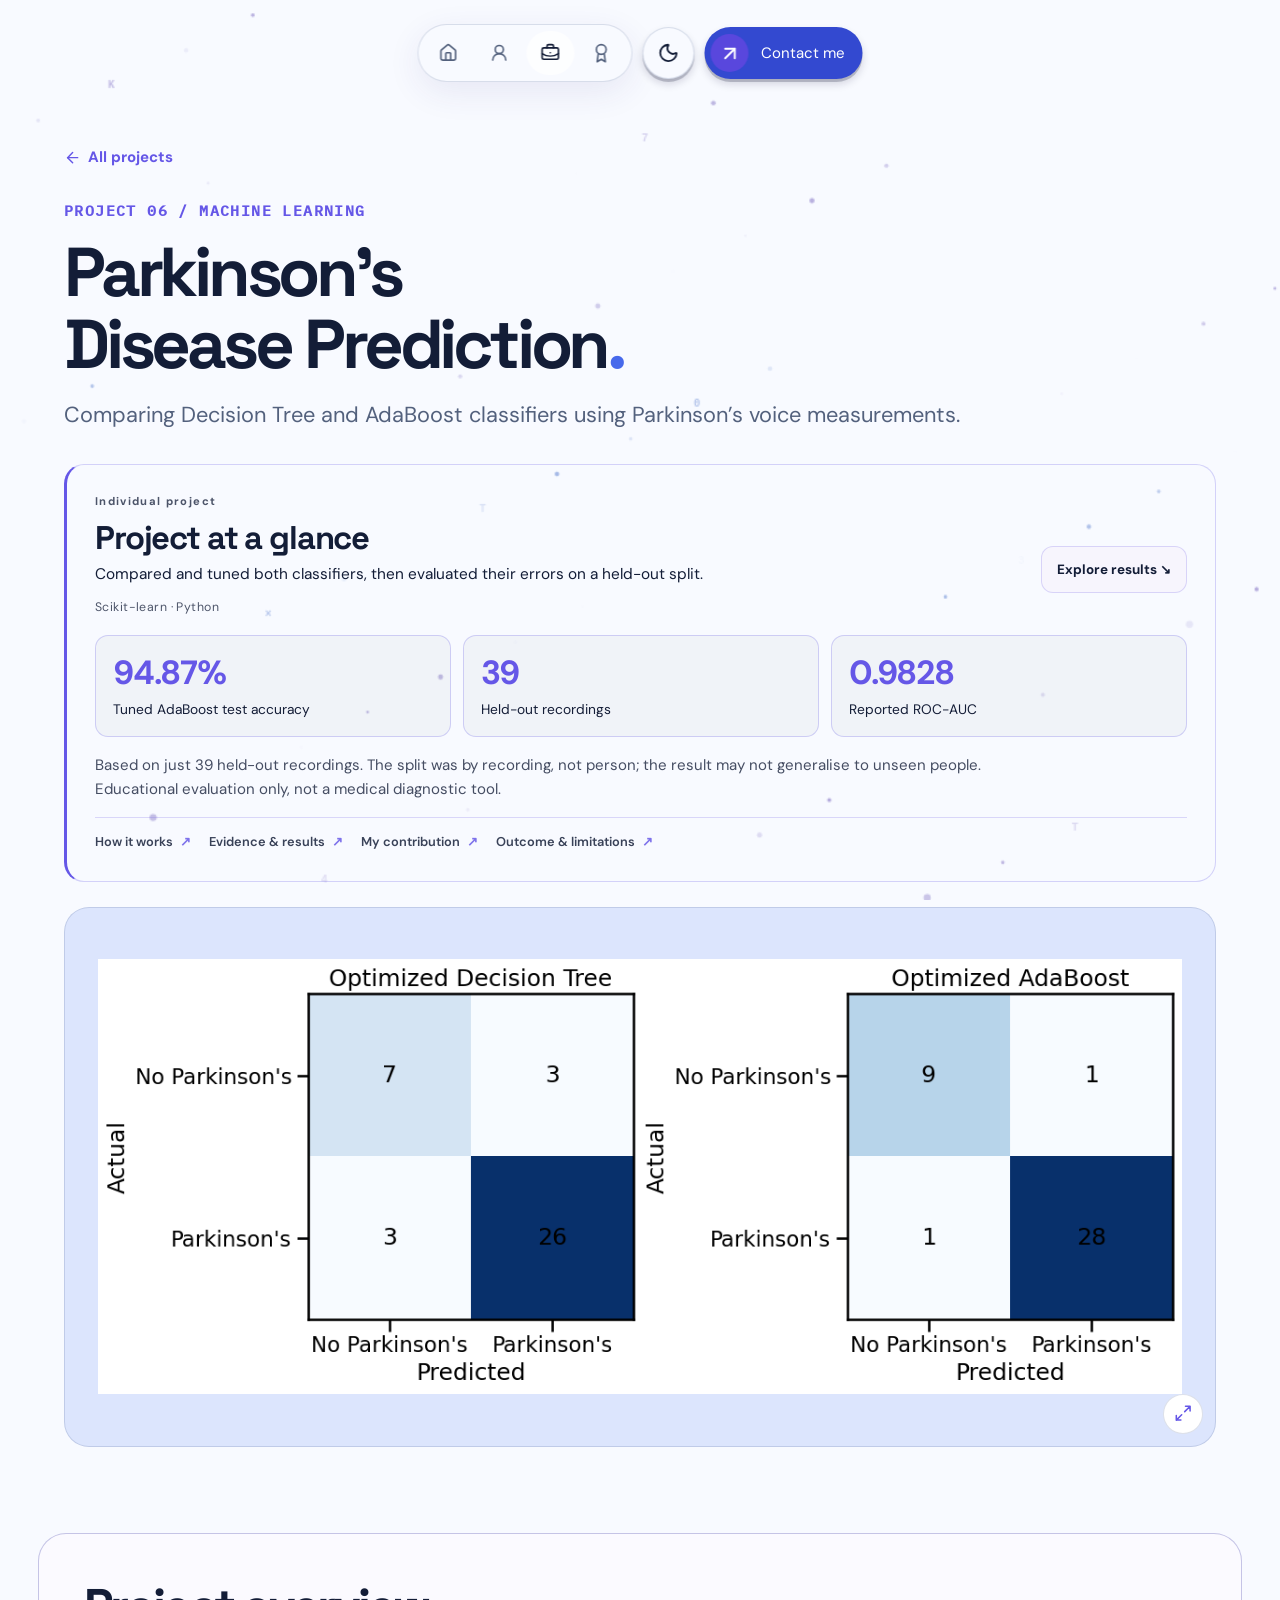
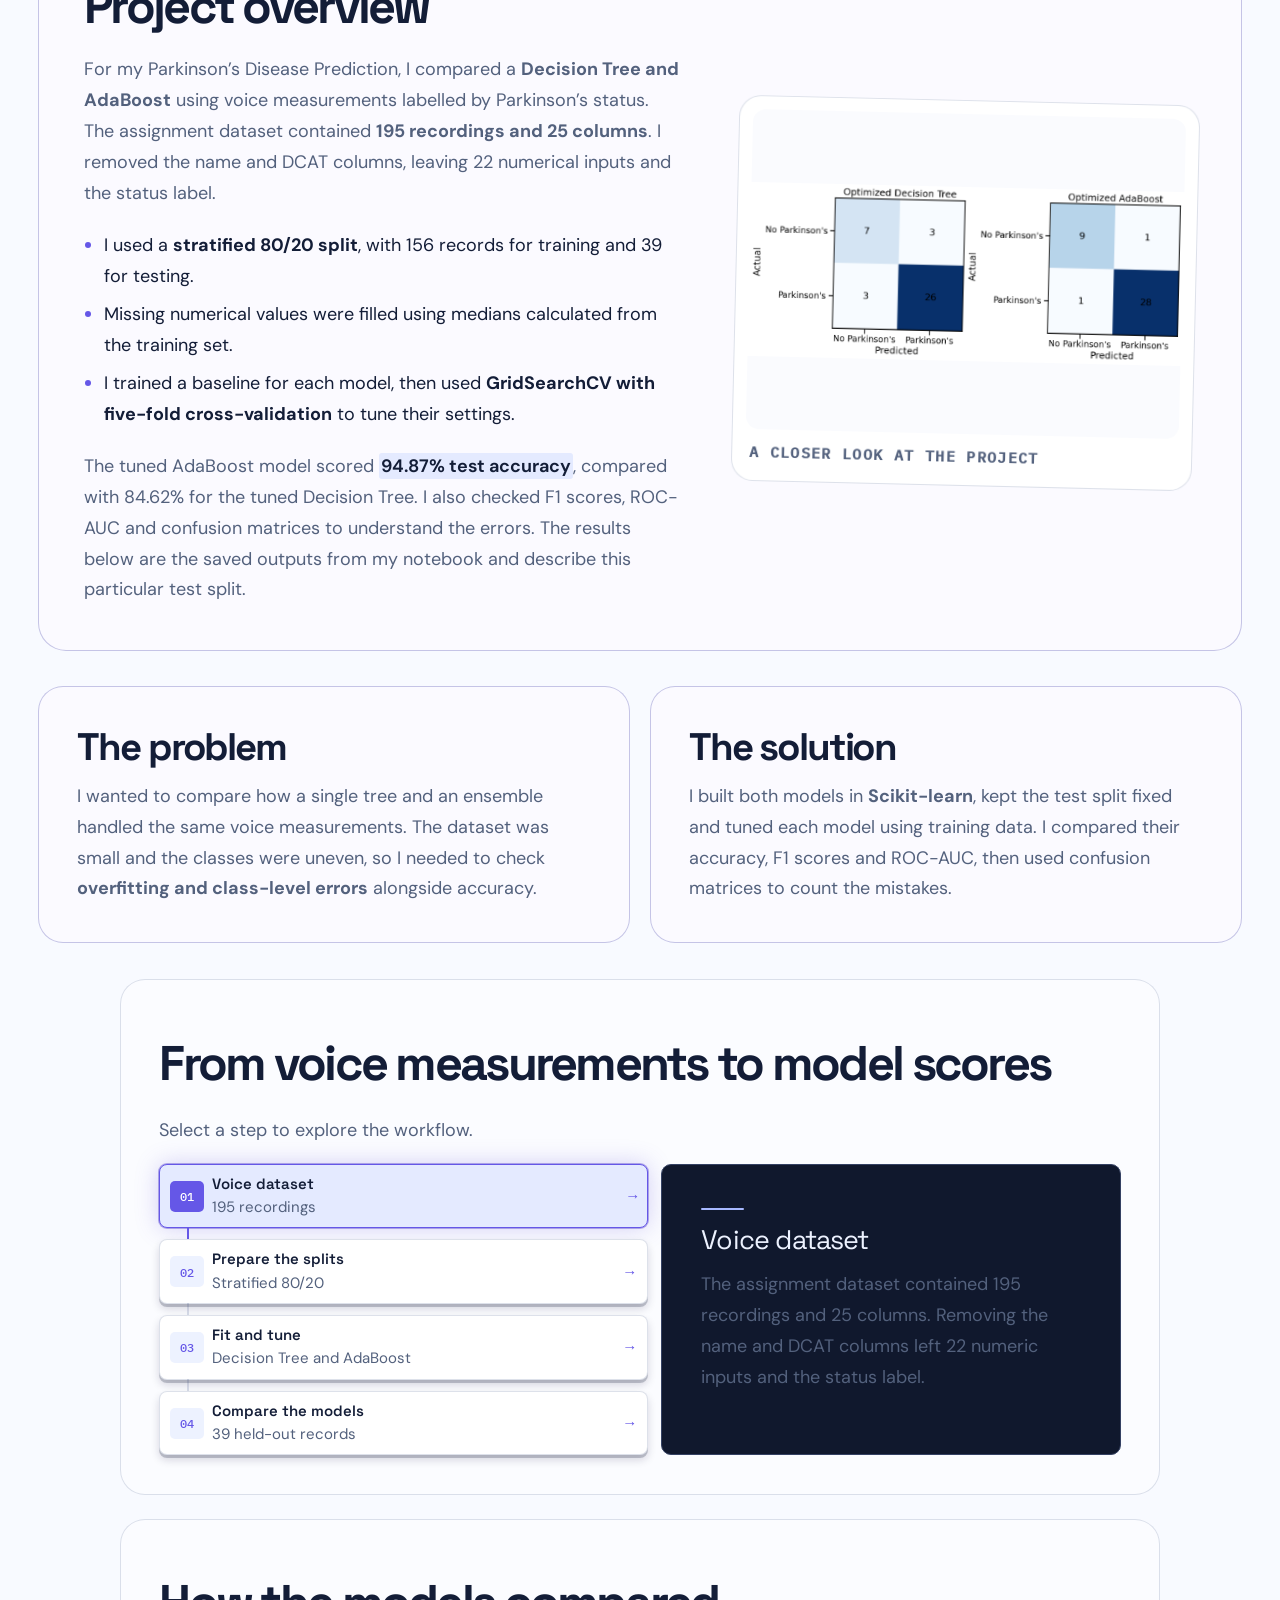
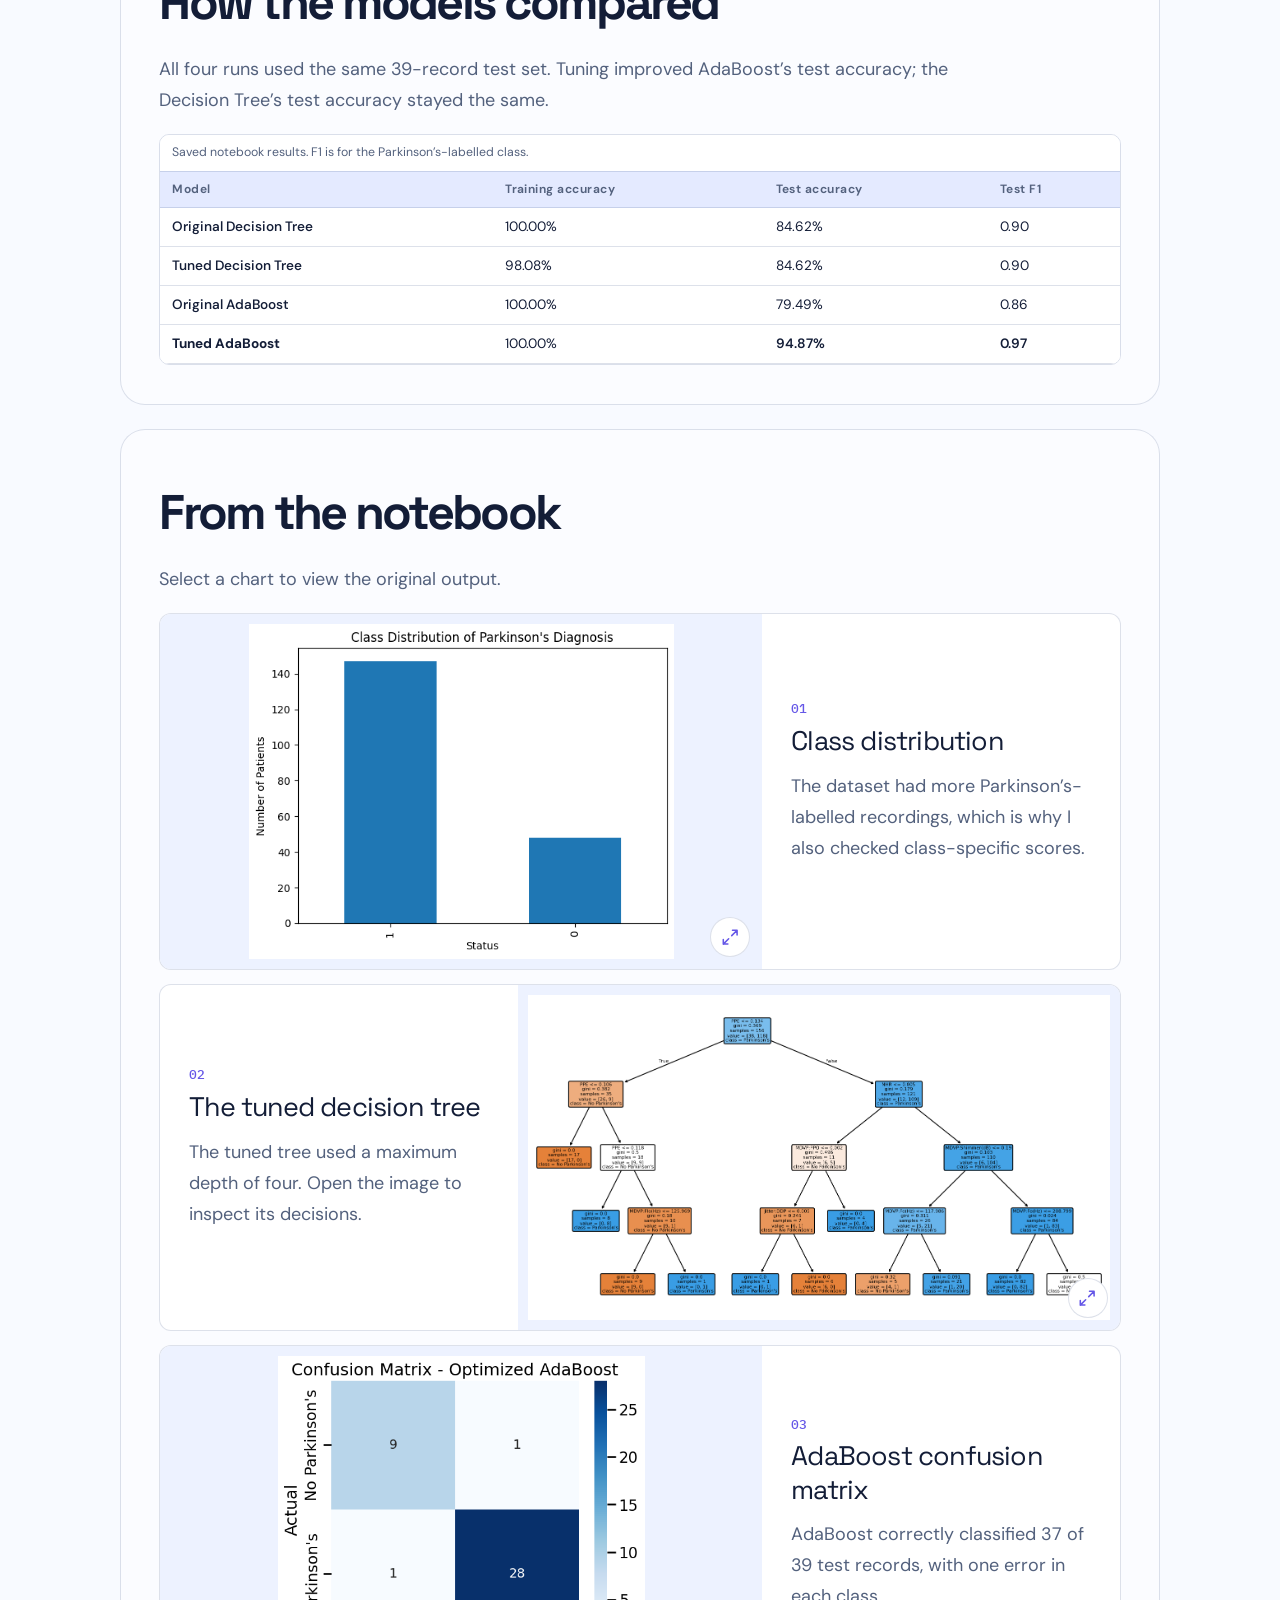
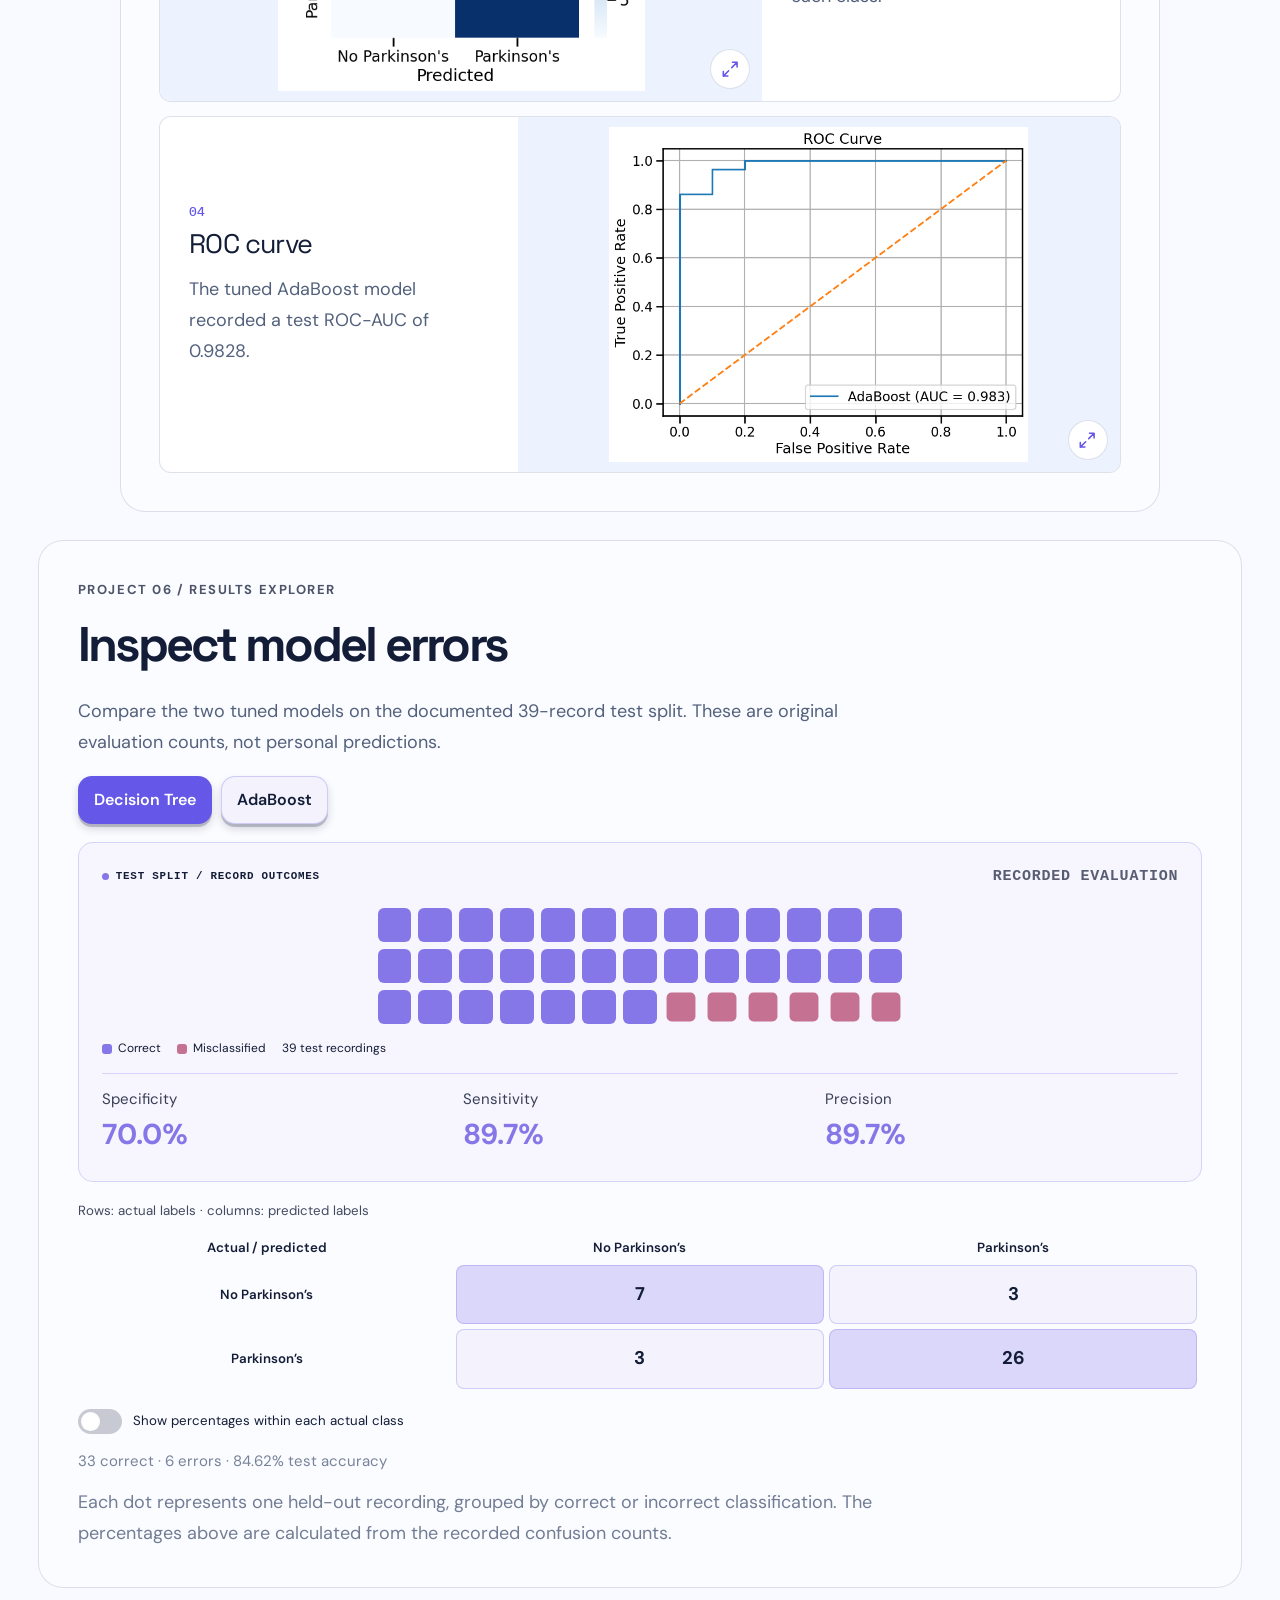
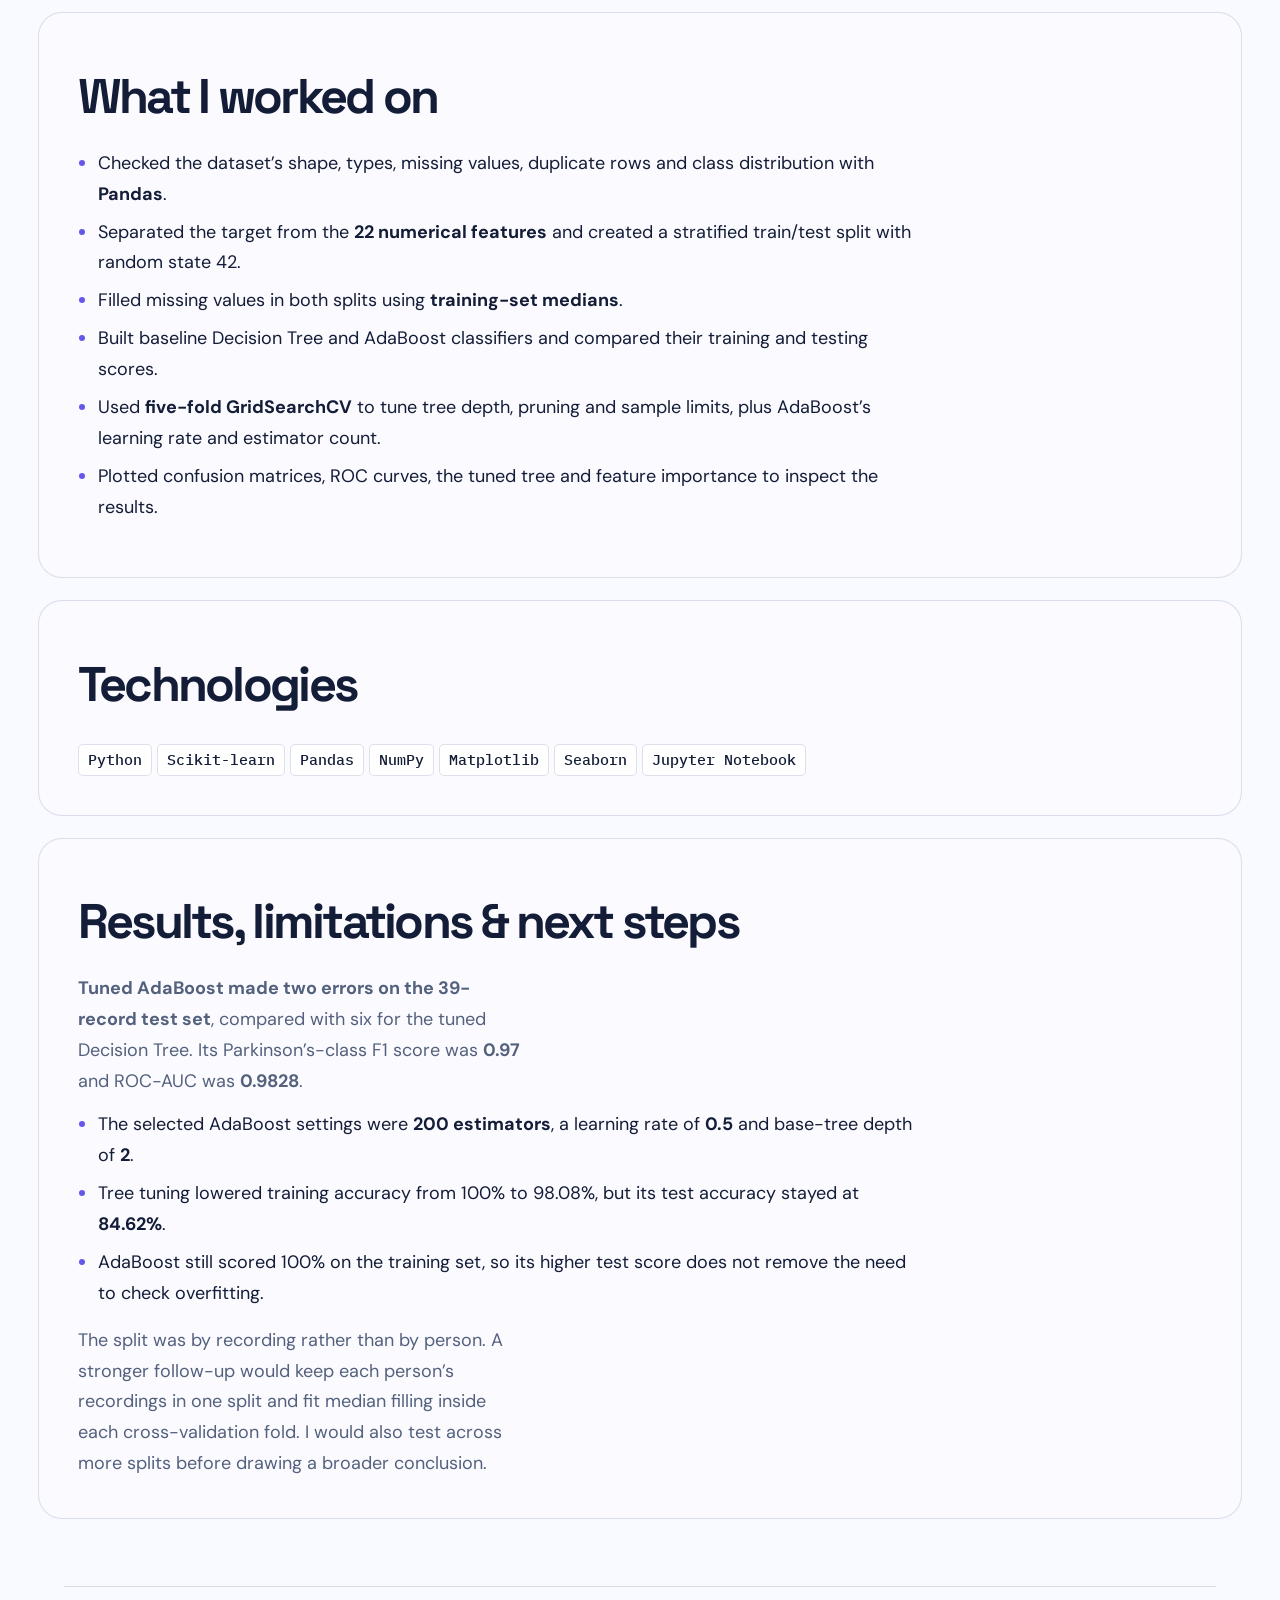
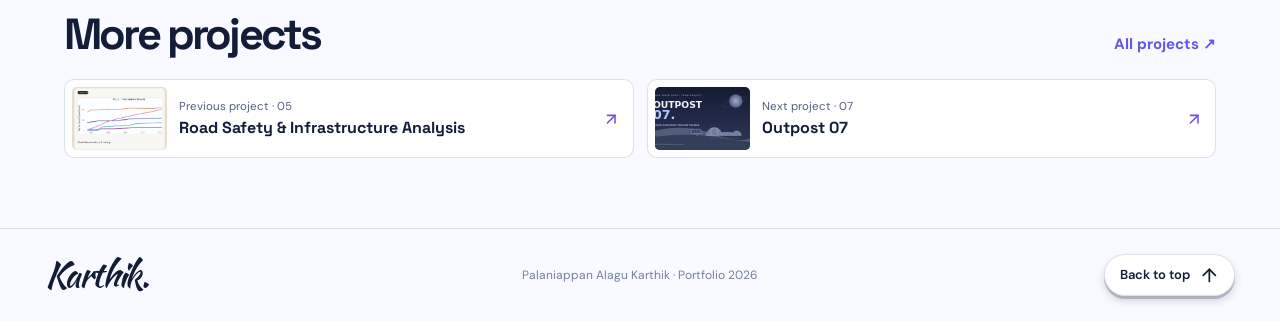
<file: machine-learning.html>
<!DOCTYPE html>

<html lang="en">
<head>
<meta charset="utf-8"/>
<meta content="width=device-width, initial-scale=1" name="viewport"/>
<meta content="Comparing Decision Tree and AdaBoost classifiers using Parkinson’s voice measurements." name="description"/>
<title>Parkinson’s Disease Prediction · Karthik Portfolio</title>
<script>
(() => {
  let saved;
  try { saved=localStorage.getItem('karthik-beige-theme'); } catch {}
  document.documentElement.dataset.theme = saved === 'dark' ? 'dark' : 'light';

  // Cover the first paint when an internal link started a page sweep.
  try {
    const key = 'karthik:page-signal-v2';
    const pending = JSON.parse(sessionStorage.getItem(key));
    sessionStorage.removeItem(key);
    if (pending?.url === location.href && Date.now() - pending.time < 10000 &&
        !matchMedia('(prefers-reduced-motion: reduce)').matches) {
      const root = document.documentElement;
      root.classList.add('sweep-arriving');
      setTimeout(() => root.classList.remove('sweep-arriving'), 2500);
    }
  } catch {}
})();

</script>
<link href="assets/favicon.svg" rel="icon" type="image/svg+xml"/>
<link as="font" crossorigin="" href="assets/space-grotesk.woff2" rel="preload" type="font/woff2"/>
<link href="https://fonts.googleapis.com/css2?family=TikTok+Sans:wght@400;500;600;700&amp;display=swap" rel="stylesheet"/><link href="shared-base.css?v=9" rel="stylesheet"/><link href="case-studies.bundle.css?v=9" rel="stylesheet"/><link href="https://fonts.googleapis.com/css2?family=Kaushan+Script&amp;display=swap" media="print" onload="this.media='all'" rel="stylesheet"/><noscript><link href="https://fonts.googleapis.com/css2?family=Kaushan+Script&amp;display=swap" rel="stylesheet"/></noscript>
<script defer="" src="adaptive-performance.js?v=9"></script><script defer="" src="motion.js?v=9"></script>
<script defer="" src="case-studies.bundle.js?v=9"></script>
<link href="motion.css?v=9" rel="stylesheet"/>
<link href="upgrade.css?v=9" rel="stylesheet"/>
<script defer="" src="upgrade.js?v=9"></script>
<link href="studio.css?v=9" rel="stylesheet"/><script defer="" src="studio.js?v=9"></script><link href="project-refinement.css?v=9" rel="stylesheet"/><script defer="" src="project-refinement.js?v=9"></script><meta content="Parkinson’s Disease Prediction · Karthik Portfolio" property="og:title"/><meta content="Comparing Decision Tree and AdaBoost classifiers using Parkinson’s voice measurements." property="og:description"/><meta content="website" property="og:type"/><meta content="https://karthik-portfolio-8hzt.onrender.com/machine-learning.html" property="og:url"/><meta content="https://karthik-portfolio-8hzt.onrender.com/assets/website-preview.png?v=2" property="og:image"/><meta content="1200" property="og:image:width"/><meta content="630" property="og:image:height"/><meta content="Karthik — AI &amp; Data Engineering. A flowing abstract wave on a midnight blue background." property="og:image:alt"/><meta content="image/png" property="og:image:type"/><meta content="summary_large_image" name="twitter:card"/><meta content="Parkinson’s Disease Prediction · Karthik Portfolio" name="twitter:title"/><meta content="Comparing Decision Tree and AdaBoost classifiers using Parkinson’s voice measurements." name="twitter:description"/><meta content="https://karthik-portfolio-8hzt.onrender.com/assets/website-preview.png?v=2" name="twitter:image"/><link href="adaptive-performance.css?v=9" rel="stylesheet"/></head>
<body class="case-view unified-case-chrome refreshed-case-page" data-ambient-dots="" data-project-lab="machine-learning">
<a class="skip-link" href="#main-content">Skip to content</a>
<div aria-hidden="true" id="top"></div>
<div id="site-chrome-header"></div>
<main id="main-content" tabindex="-1">
<article class="case-page tone-0">
<header class="shell case-heading">
<a class="back-link" href="all-projects.html"><iconify-icon aria-hidden="true" icon="lucide:arrow-left"></iconify-icon> All projects</a>
<div class="case-title"><p class="project-number">PROJECT 06 / MACHINE LEARNING</p>
<h1 data-title-reveal="">Parkinson’s Disease Prediction<span class="wordmark-period">.</span></h1>
<p class="lead">
              Comparing Decision Tree and AdaBoost classifiers using Parkinson’s voice measurements.
            </p>
</div>
<section aria-label="Project at a glance" class="case-snapshot studio-snapshot recruiter-case-brief"><p class="upgrade-kicker">Individual project</p><div class="studio-overview"><div><h2>Project at a glance</h2><p>Compared and tuned both classifiers, then evaluated their errors on a held-out split.</p><small>Scikit-learn · Python</small></div><a class="studio-cta studio-shine" href="#confusion-explorer">Explore results ↘</a></div><div class="snapshot-grid"><div><strong>94.87%</strong><span>Tuned AdaBoost test accuracy</span></div><div><strong>39</strong><span>Held-out recordings</span></div><div><strong>0.9828</strong><span>Reported ROC-AUC</span></div></div><p class="upgrade-note">Based on just 39 held-out recordings. The split was by recording, not person; the result may not generalise to unseen people. Educational evaluation only, not a medical diagnostic tool.</p><div class="studio-links"><a href="#workflow">How it works <span>↗</span></a><a href="#features">Evidence &amp; results <span>↗</span></a><a href="#contributions">My contribution <span>↗</span></a><a href="#outcome">Outcome &amp; limitations <span aria-hidden="true">↗</span></a></div></section><figure class="case-cover">
<a aria-label="Enlarge project cover" class="image-preview" data-alt="Original portfolio cover image for machine learning" data-preview="cover" data-title="Parkinson’s Disease Prediction" href="assets/ml-model-comparison.webp" rel="noopener noreferrer" target="_blank">
<img alt="Original notebook confusion matrices comparing tuned Decision Tree and AdaBoost models" class="" decoding="async" fetchpriority="high" height="442" loading="eager" src="assets/ml-model-comparison.webp" width="1100"/><span aria-hidden="true" class="expand-image"><iconify-icon aria-hidden="true" icon="lucide:expand"></iconify-icon></span></a>
</figure>
</header>
<div class="shell case-body">
<div class="case-story">

<section class="case-overview recruiter-anchor" data-reveal="" id="overview">
<div class="project-summary">
<div class="project-summary-copy">
<h2>Project overview</h2>
<p>
                    For my Parkinson’s Disease Prediction, I compared a
                    <strong>Decision Tree and AdaBoost</strong> using voice measurements labelled by
                    Parkinson’s status. The assignment dataset contained
                    <strong>195 recordings and 25 columns</strong>. I removed the name and DCAT columns,
                    leaving 22 numerical inputs and the status label.
                  </p>
<ul class="project-overview-points">
<li>
                      I used a <strong>stratified 80/20 split</strong>, with 156 records for training and
                      39 for testing.
                    </li>
<li>
                      Missing numerical values were filled using medians calculated from the training
                      set.
                    </li>
<li>
                      I trained a baseline for each model, then used
                      <strong>GridSearchCV with five-fold cross-validation</strong> to tune their
                      settings.
                    </li>
</ul>
<p>
                    The tuned AdaBoost model scored
                    <mark class="project-highlight">94.87% test accuracy</mark>, compared with 84.62% for
                    the tuned Decision Tree. I also checked F1 scores, ROC-AUC and confusion matrices to
                    understand the errors. The results below are the saved outputs from my notebook and
                    describe this particular test split.
                  </p>
</div>
<figure class="case-overview-visual" data-reveal=""><img alt="Decision Tree and AdaBoost model results" decoding="async" loading="lazy" src="assets/ml-model-comparison.webp"/><figcaption>A closer look at the project</figcaption></figure></div>
</section>
<div class="case-question-grid"><section class="study-detail-section" data-detail-section="1" data-reveal="" id="problem">
<div>
<h2>The problem</h2>
<p>
                  I wanted to compare how a single tree and an ensemble handled the same voice
                  measurements. The dataset was small and the classes were uneven, so I needed to check
                  <strong>overfitting and class-level errors</strong> alongside accuracy.
                </p>
</div>
</section><section class="study-detail-section" data-detail-section="2" data-reveal="" id="solution">
<div>
<h2>The solution</h2>
<p>
                  I built both models in <strong>Scikit-learn</strong>, kept the test split fixed and
                  tuned each model using training data. I compared their accuracy, F1 scores and ROC-AUC,
                  then used confusion matrices to count the mistakes.
                </p>
</div>
</section></div>
<div class="project-notes">
<section class="study-feature study-architecture recruiter-anchor" data-architecture="" data-reveal="" id="workflow">
<h2>From voice measurements to model scores</h2>
<p>Select a step to explore the workflow.</p>
<div class="study-architecture-layout">
<div aria-label="Workflow steps" class="study-architecture-steps" role="group">
<button aria-pressed="true" class="study-architecture-step" data-architecture-step="" data-step-description="The assignment dataset contained 195 recordings and 25 columns. Removing the name and DCAT columns left 22 numeric inputs and the status label." data-step-name="Voice dataset" type="button">
<span class="study-step-number">01</span><span><strong>Voice dataset</strong><small>195 recordings</small></span><span aria-hidden="true">→</span></button><button aria-pressed="false" class="study-architecture-step" data-architecture-step="" data-step-description="156 records went to training and 39 went to testing. Missing values in both splits used medians calculated only from the training split." data-step-name="Prepare the splits" type="button">
<span class="study-step-number">02</span><span><strong>Prepare the splits</strong><small>Stratified 80/20</small></span><span aria-hidden="true">→</span></button><button aria-pressed="false" class="study-architecture-step" data-architecture-step="" data-step-description="I trained baselines for both classifiers and used GridSearchCV with five-fold cross-validation on the training data." data-step-name="Fit and tune" type="button">
<span class="study-step-number">03</span><span><strong>Fit and tune</strong><small>Decision Tree and AdaBoost</small></span><span aria-hidden="true">→</span></button><button aria-pressed="false" class="study-architecture-step" data-architecture-step="" data-step-description="Accuracy, Parkinson’s-class F1, ROC-AUC and confusion matrices showed how each model performed on the same test split." data-step-name="Compare the models" type="button">
<span class="study-step-number">04</span><span><strong>Compare the models</strong><small>39 held-out records</small></span><span aria-hidden="true">→</span>
</button>
</div>
<div aria-atomic="true" aria-live="polite" class="study-architecture-description">
<h3 data-step-title="">Voice dataset</h3>
<p data-step-copy="">
                      The assignment dataset contained 195 recordings and 25 columns. Removing the name
                      and DCAT columns left 22 numeric inputs and the status label.
                    </p>
</div>
</div>
<noscript><ol class="static-steps">
<li>
<strong>Voice dataset</strong>
<p>
                        The assignment dataset contained 195 recordings and 25 columns. Removing the name
                        and DCAT columns left 22 numeric inputs and the status label.
                      </p>
</li>
<li>
<strong>Prepare the splits</strong>
<p>
                        156 records went to training and 39 went to testing. Missing values in both
                        splits used medians calculated only from the training split.
                      </p>
</li>
<li>
<strong>Fit and tune</strong>
<p>
                        I trained baselines for both classifiers and used GridSearchCV with five-fold
                        cross-validation on the training data.
                      </p>
</li>
<li>
<strong>Compare the models</strong>
<p>
                        Accuracy, Parkinson’s-class F1, ROC-AUC and confusion matrices showed how each
                        model performed on the same test split.
                      </p>
</li>
</ol></noscript>
</section>
<section aria-labelledby="ml-comparison-title" class="study-feature ml-comparison" data-reveal="">
<h2 id="ml-comparison-title">How the models compared</h2>
<p>
                  All four runs used the same 39-record test set. Tuning improved AdaBoost’s test
                  accuracy; the Decision Tree’s test accuracy stayed the same.
                </p>
<div aria-label="Model comparison results" class="ml-table-scroll" role="region" tabindex="0">
<table class="ml-results-table">
<caption>
                      Saved notebook results. F1 is for the Parkinson’s-labelled class.
                    </caption>
<thead>
<tr>
<th scope="col">Model</th>
<th scope="col">Training accuracy</th>
<th scope="col">Test accuracy</th>
<th scope="col">Test F1</th>
</tr>
</thead>
<tbody>
<tr>
<th scope="row">Original Decision Tree</th>
<td>100.00%</td>
<td>84.62%</td>
<td>0.90</td>
</tr>
<tr>
<th scope="row">Tuned Decision Tree</th>
<td>98.08%</td>
<td>84.62%</td>
<td>0.90</td>
</tr>
<tr>
<th scope="row">Original AdaBoost</th>
<td>100.00%</td>
<td>79.49%</td>
<td>0.86</td>
</tr>
<tr class="ml-best-result">
<th scope="row">Tuned AdaBoost</th>
<td>100.00%</td>
<td><strong>94.87%</strong></td>
<td><strong>0.97</strong></td>
</tr>
</tbody>
</table>
</div>
</section>
<section class="study-feature recruiter-anchor" data-reveal="" id="features">
<h2>From the notebook</h2>
<p>Select a chart to view the original output.</p>
<div class="feature-list">
<figure class="project-photo">
<a aria-label="Enlarge Class distribution of the assignment dataset" class="image-preview" data-alt="Class distribution of the assignment dataset" data-preview="case" data-title="Class distribution" href="assets/ml-class-distribution.webp" rel="noopener noreferrer" target="_blank"><img alt="Class distribution of the assignment dataset" decoding="async" height="450" loading="lazy" src="assets/ml-class-distribution.webp" width="571"/><span aria-hidden="true" class="expand-image"><iconify-icon aria-hidden="true" icon="lucide:expand"></iconify-icon></span></a>
<figcaption>
<span aria-hidden="true" class="feature-number">01</span>
<h3>Class distribution</h3>
<p>
                        The dataset had more Parkinson’s-labelled recordings, which is why I also checked
                        class-specific scores.
                      </p>
</figcaption>
</figure>
<figure class="project-photo">
<a aria-label="Enlarge Tuned Decision Tree structure" class="image-preview" data-alt="Tuned Decision Tree structure" data-preview="case" data-title="The tuned decision tree" href="assets/ml-decision-tree.webp" rel="noopener noreferrer" target="_blank"><img alt="Tuned Decision Tree structure" decoding="async" height="790" loading="lazy" src="assets/ml-decision-tree.webp" width="1415"/><span aria-hidden="true" class="expand-image"><iconify-icon aria-hidden="true" icon="lucide:expand"></iconify-icon></span></a>
<figcaption>
<span aria-hidden="true" class="feature-number">02</span>
<h3>The tuned decision tree</h3>
<p>
                        The tuned tree used a maximum depth of four. Open the image to inspect its
                        decisions.
                      </p>
</figcaption>
</figure>
<figure class="project-photo">
<a aria-label="Enlarge Confusion matrix for tuned AdaBoost" class="image-preview" data-alt="Confusion matrix for tuned AdaBoost" data-preview="case" data-title="AdaBoost confusion matrix" href="assets/ml-adaboost-confusion.webp" rel="noopener noreferrer" target="_blank"><img alt="Confusion matrix for tuned AdaBoost" decoding="async" height="502" loading="lazy" src="assets/ml-adaboost-confusion.webp" width="551"/><span aria-hidden="true" class="expand-image"><iconify-icon aria-hidden="true" icon="lucide:expand"></iconify-icon></span></a>
<figcaption>
<span aria-hidden="true" class="feature-number">03</span>
<h3>AdaBoost confusion matrix</h3>
<p>
                        AdaBoost correctly classified 37 of 39 test records, with one error in each
                        class.
                      </p>
</figcaption>
</figure>
<figure class="project-photo">
<a aria-label="Enlarge ROC curve for tuned AdaBoost" class="image-preview" data-alt="ROC curve for tuned AdaBoost" data-preview="case" data-title="ROC curve" href="assets/ml-adaboost-roc.webp" rel="noopener noreferrer" target="_blank"><img alt="ROC curve for tuned AdaBoost" decoding="async" height="579" loading="lazy" src="assets/ml-adaboost-roc.webp" width="723"/><span aria-hidden="true" class="expand-image"><iconify-icon aria-hidden="true" icon="lucide:expand"></iconify-icon></span></a>
<figcaption>
<span aria-hidden="true" class="feature-number">04</span>
<h3>ROC curve</h3>
<p>The tuned AdaBoost model recorded a test ROC-AUC of 0.9828.</p>
</figcaption>
</figure>
</div>
</section>
</div>
<section class="study-feature upgrade-explorer case-interactive studio-lab" id="confusion-explorer"><span class="upgrade-kicker">PROJECT 06 / RESULTS EXPLORER</span><h2>Inspect model errors</h2><p>Compare the two tuned models on the documented 39-record test split. These are original evaluation counts, not personal predictions.</p><div class="upgrade-options" data-confusion-options=""><button aria-pressed="true" data-model="tree" type="button">Decision Tree</button><button data-model="boost" type="button">AdaBoost</button></div><div class="lab-instrument"><div class="lab-instrument-head"><span><i></i>TEST SPLIT / RECORD OUTCOMES</span><small>RECORDED EVALUATION</small></div><div aria-hidden="true" class="ml-records" data-records=""></div><div class="lab-legend"><span><i class="dot-correct"></i>Correct</span><span><i class="dot-error"></i>Misclassified</span><span>39 test recordings</span></div><div class="lab-readouts"><div><small>Specificity</small><strong data-specificity="">70.0%</strong></div><div><small>Sensitivity</small><strong data-sensitivity="">89.7%</strong></div><div><small>Precision</small><strong data-precision="">89.7%</strong></div></div></div><table class="confusion-table"><caption>Rows: actual labels · columns: predicted labels</caption><thead><tr><th scope="col">Actual / predicted</th><th scope="col">No Parkinson’s</th><th scope="col">Parkinson’s</th></tr></thead><tbody><tr><th scope="row">No Parkinson’s</th><td class="correct" data-cell="0">7</td><td data-cell="1">3</td></tr><tr><th scope="row">Parkinson’s</th><td data-cell="2">3</td><td class="correct" data-cell="3">26</td></tr></tbody></table><label class="studio-toggle-row"><input data-normalize="" type="checkbox"/><span aria-hidden="true" class="studio-switch"></span><span>Show percentages within each actual class</span></label><p aria-live="polite" class="upgrade-note" data-confusion-note="">33 correct · 6 errors · 84.62% test accuracy</p><p class="lab-caption">Each dot represents one held-out recording, grouped by correct or incorrect classification. The percentages above are calculated from the recorded confusion counts.</p></section>
<section class="study-detail-section recruiter-anchor" data-detail-section="3" data-reveal="" id="contributions">
<div>
<h2>What I worked on</h2>
<ul>
<li>
                    Checked the dataset’s shape, types, missing values, duplicate rows and class
                    distribution with <strong>Pandas</strong>.
                  </li>
<li>
                    Separated the target from the <strong>22 numerical features</strong> and created a
                    stratified train/test split with random state 42.
                  </li>
<li>
                    Filled missing values in both splits using <strong>training-set medians</strong>.
                  </li>
<li>
                    Built baseline Decision Tree and AdaBoost classifiers and compared their training and
                    testing scores.
                  </li>
<li>
                    Used <strong>five-fold GridSearchCV</strong> to tune tree depth, pruning and sample
                    limits, plus AdaBoost’s learning rate and estimator count.
                  </li>
<li>
                    Plotted confusion matrices, ROC curves, the tuned tree and feature importance to
                    inspect the results.
                  </li>
</ul>
</div>
</section>
<section class="study-detail-section" data-detail-section="4" data-reveal="" id="technologies">
<div>
<h2>Technologies</h2>
<div class="study-tech">
<span>Python</span><span>Scikit-learn</span><span>Pandas</span><span>NumPy</span><span>Matplotlib</span><span>Seaborn</span><span>Jupyter Notebook</span>
</div>
</div>
</section>
<section class="study-detail-section recruiter-anchor" data-detail-section="5" data-reveal="" id="outcome">
<div>
<h2>Results, limitations &amp; next steps</h2>
<p>
<strong>Tuned AdaBoost made two errors on the 39-record test set</strong>, compared
                  with six for the tuned Decision Tree. Its Parkinson’s-class F1 score was
                  <strong>0.97</strong> and ROC-AUC was <strong>0.9828</strong>.
                </p>
<ul>
<li>
                    The selected AdaBoost settings were <strong>200 estimators</strong>, a learning rate
                    of <strong>0.5</strong> and base-tree depth of <strong>2</strong>.
                  </li>
<li>
                    Tree tuning lowered training accuracy from 100% to 98.08%, but its test accuracy
                    stayed at <strong>84.62%</strong>.
                  </li>
<li>
                    AdaBoost still scored 100% on the training set, so its higher test score does not
                    remove the need to check overfitting.
                  </li>
</ul>
<p>
                  The split was by recording rather than by person. A stronger follow-up would keep each
                  person’s recordings in one split and fit median filling inside each cross-validation
                  fold. I would also test across more splits before drawing a broader conclusion.
                </p>
</div>
</section>
</div>
</div>
</article>
<nav aria-label="Project navigation" class="shell case-navigation"><div class="section-head"><h2>More projects</h2><a class="text-link" href="all-projects.html">All projects ↗</a></div><div><a class="next-card tone-5" href="road-safety.html"><img alt="" decoding="async" loading="lazy" src="assets/road-safety-cover-display.webp"/><span><small>Previous project · 05</small><strong>Road Safety &amp; Infrastructure Analysis</strong></span><iconify-icon aria-hidden="true" icon="lucide:arrow-up-right"></iconify-icon></a><a class="next-card tone-0" href="outpost-07.html"><img alt="" data-outpost-photo="" decoding="async" loading="lazy" src="https://raw.githubusercontent.com/bigbobopenguin-abc/andrea-portfolio/main/static/images/outpost-07/outpost.jpg"/><span><small>Next project · 07</small><strong>Outpost 07</strong></span><iconify-icon aria-hidden="true" icon="lucide:arrow-up-right"></iconify-icon></a></div></nav>
</main>
<div id="site-chrome-footer"></div>
<dialog aria-labelledby="media-dialog-title" class="media-dialog">
<div class="media-dialog-inner">
<header>
<h2 id="media-dialog-title">Preview</h2>
<button aria-label="Close preview" class="icon-button" data-close="" type="button">
<iconify-icon aria-hidden="true" icon="lucide:x"></iconify-icon>
</button>
</header>
<div class="dialog-image"></div>
<footer>
<span aria-live="polite" class="dialog-count"></span>
<div class="dialog-arrows">
<button aria-label="Previous image" class="icon-button" data-prev="" type="button">
<iconify-icon aria-hidden="true" icon="lucide:arrow-left"></iconify-icon>
</button>
<button aria-label="Next image" class="icon-button" data-next="" type="button">
<iconify-icon aria-hidden="true" icon="lucide:arrow-right"></iconify-icon>
</button>
</div>
<a class="text-link dialog-original" rel="noopener noreferrer" target="_blank">Open original <iconify-icon aria-hidden="true" icon="lucide:arrow-up-right"></iconify-icon></a>
</footer>
</div>
</dialog>
</body>
</html>
</file>
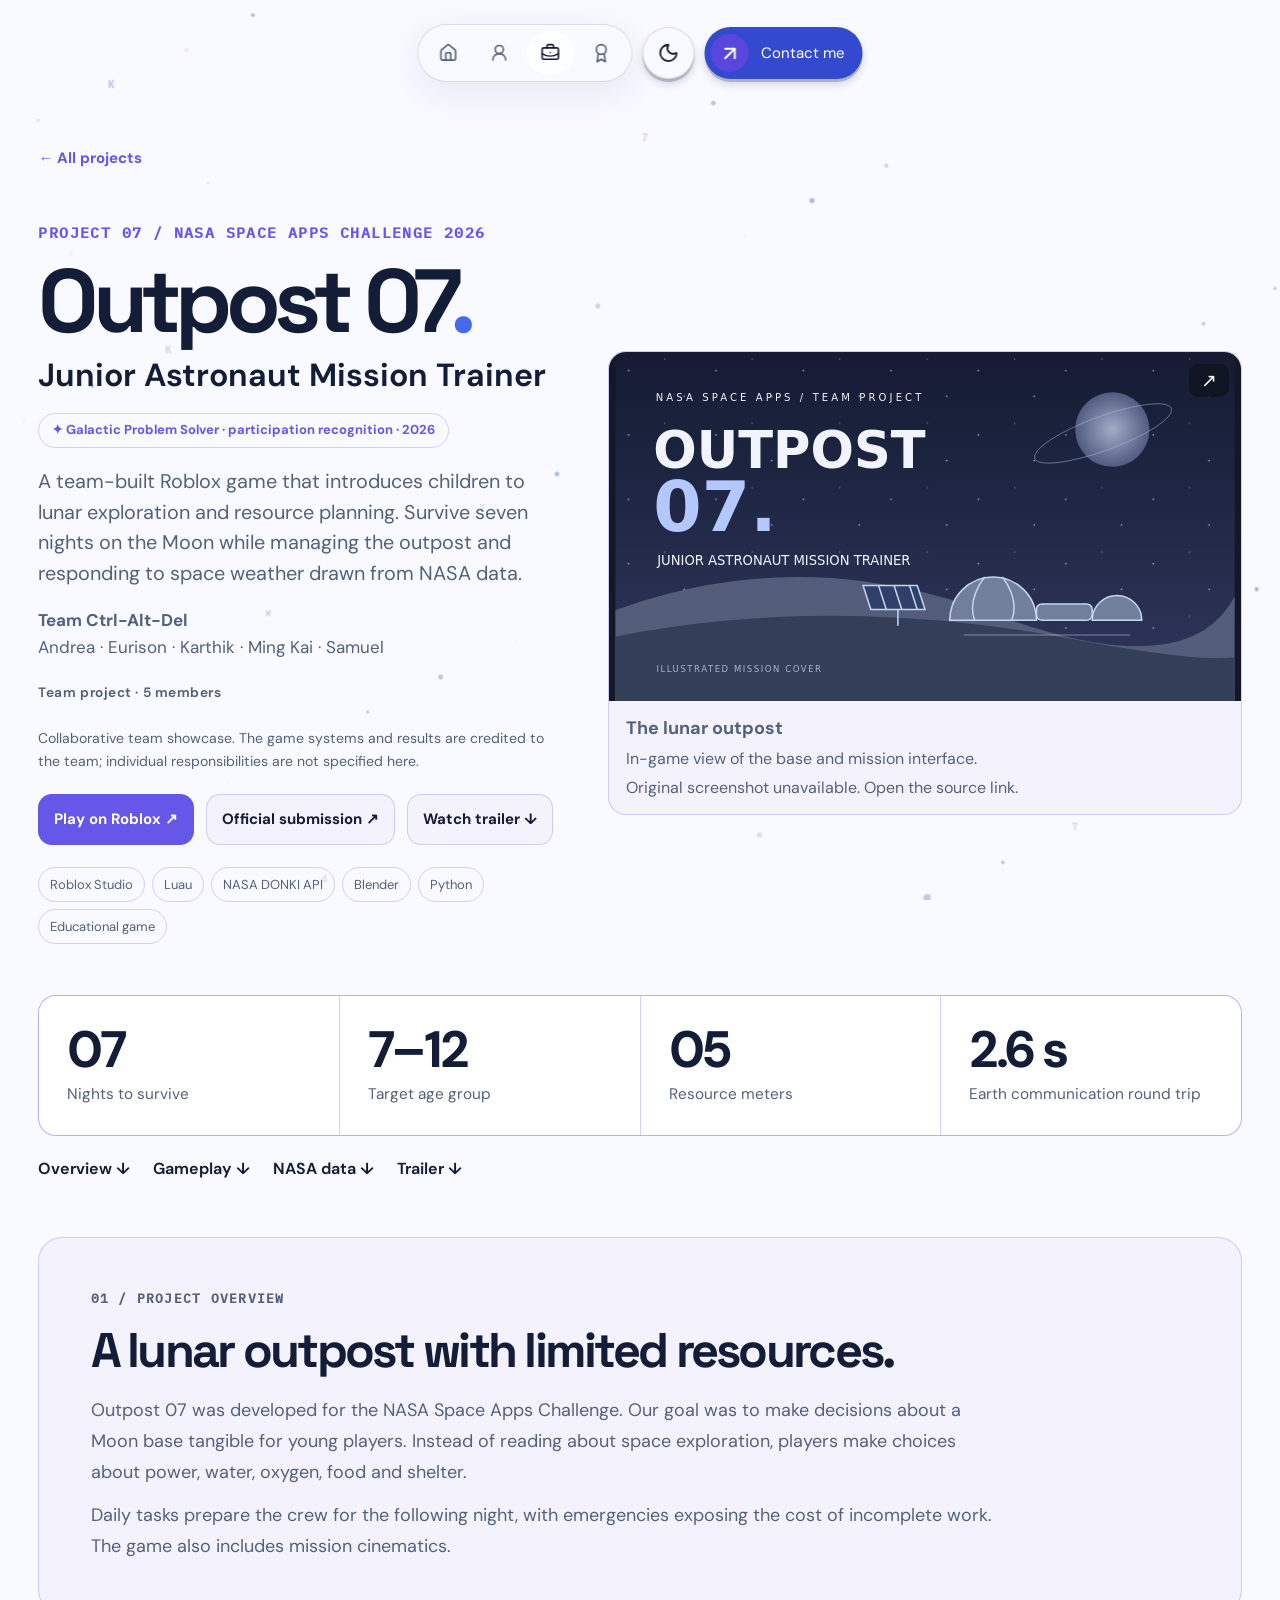
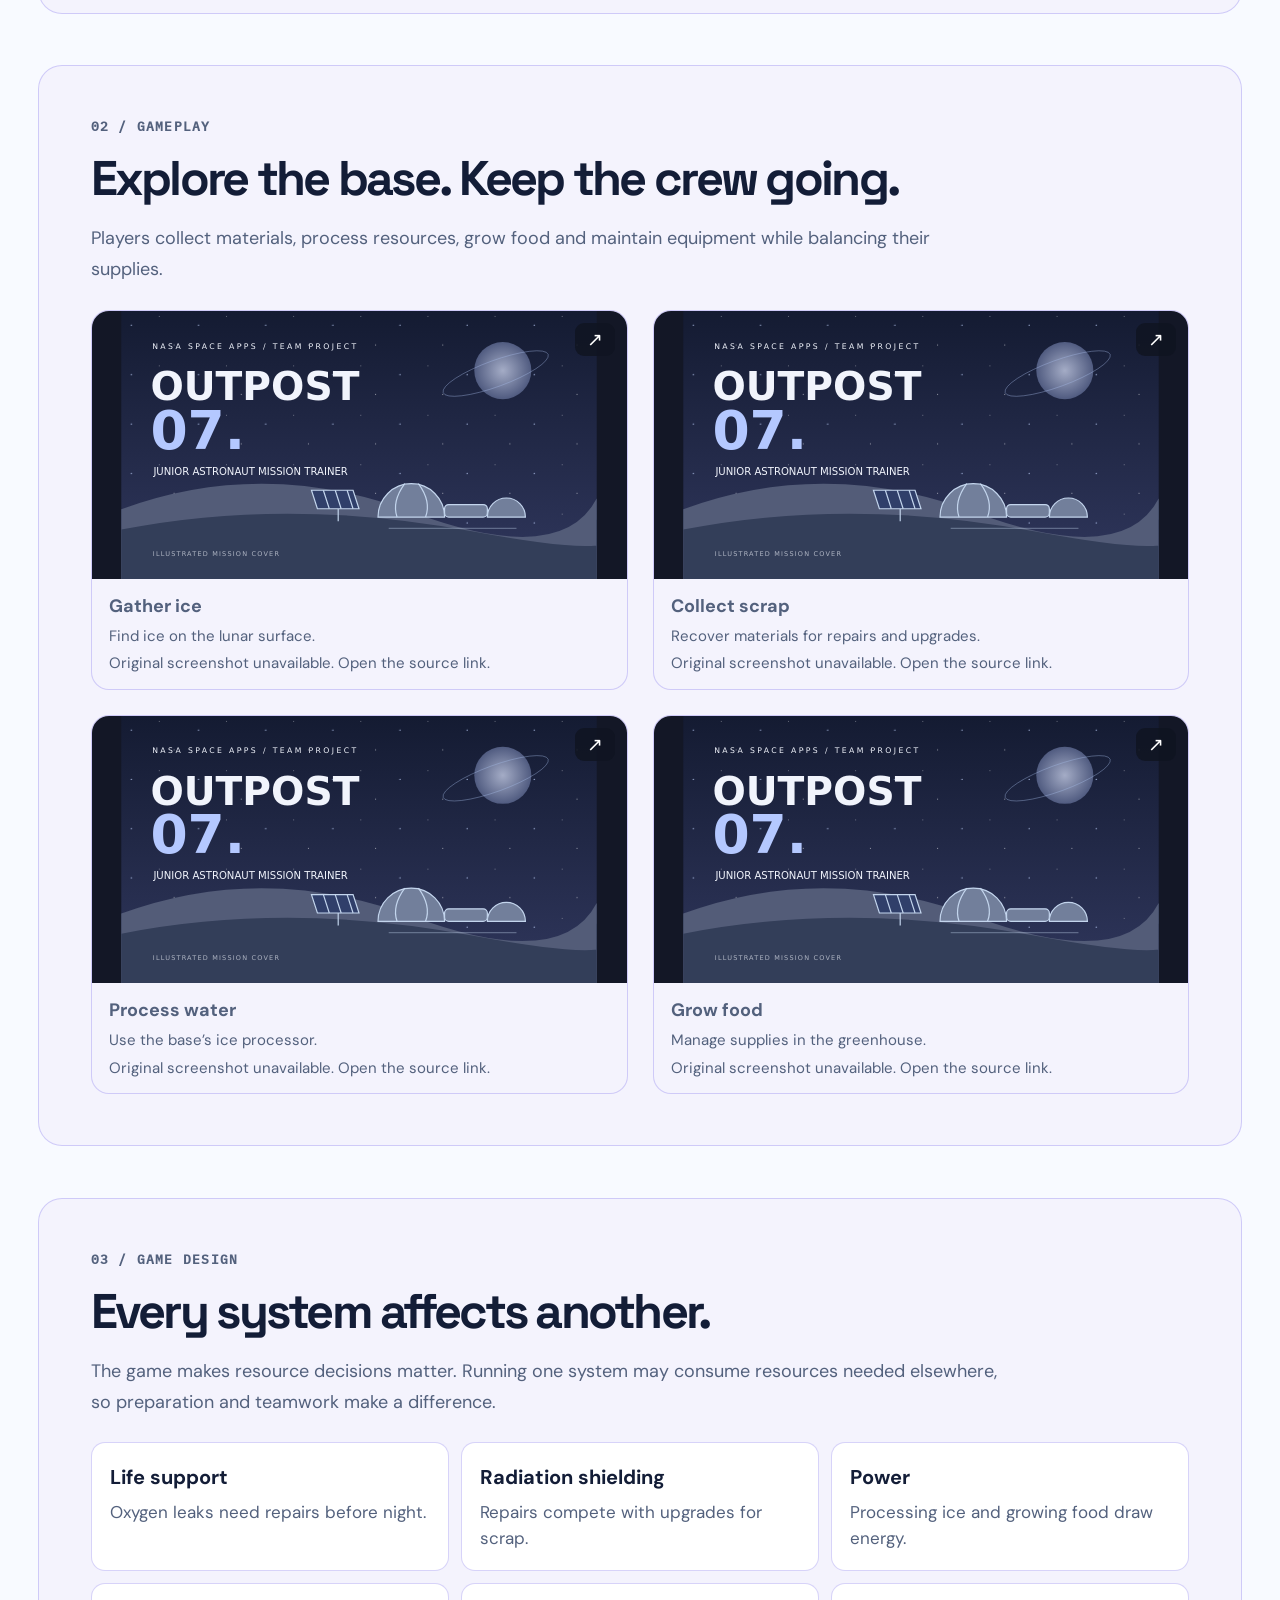
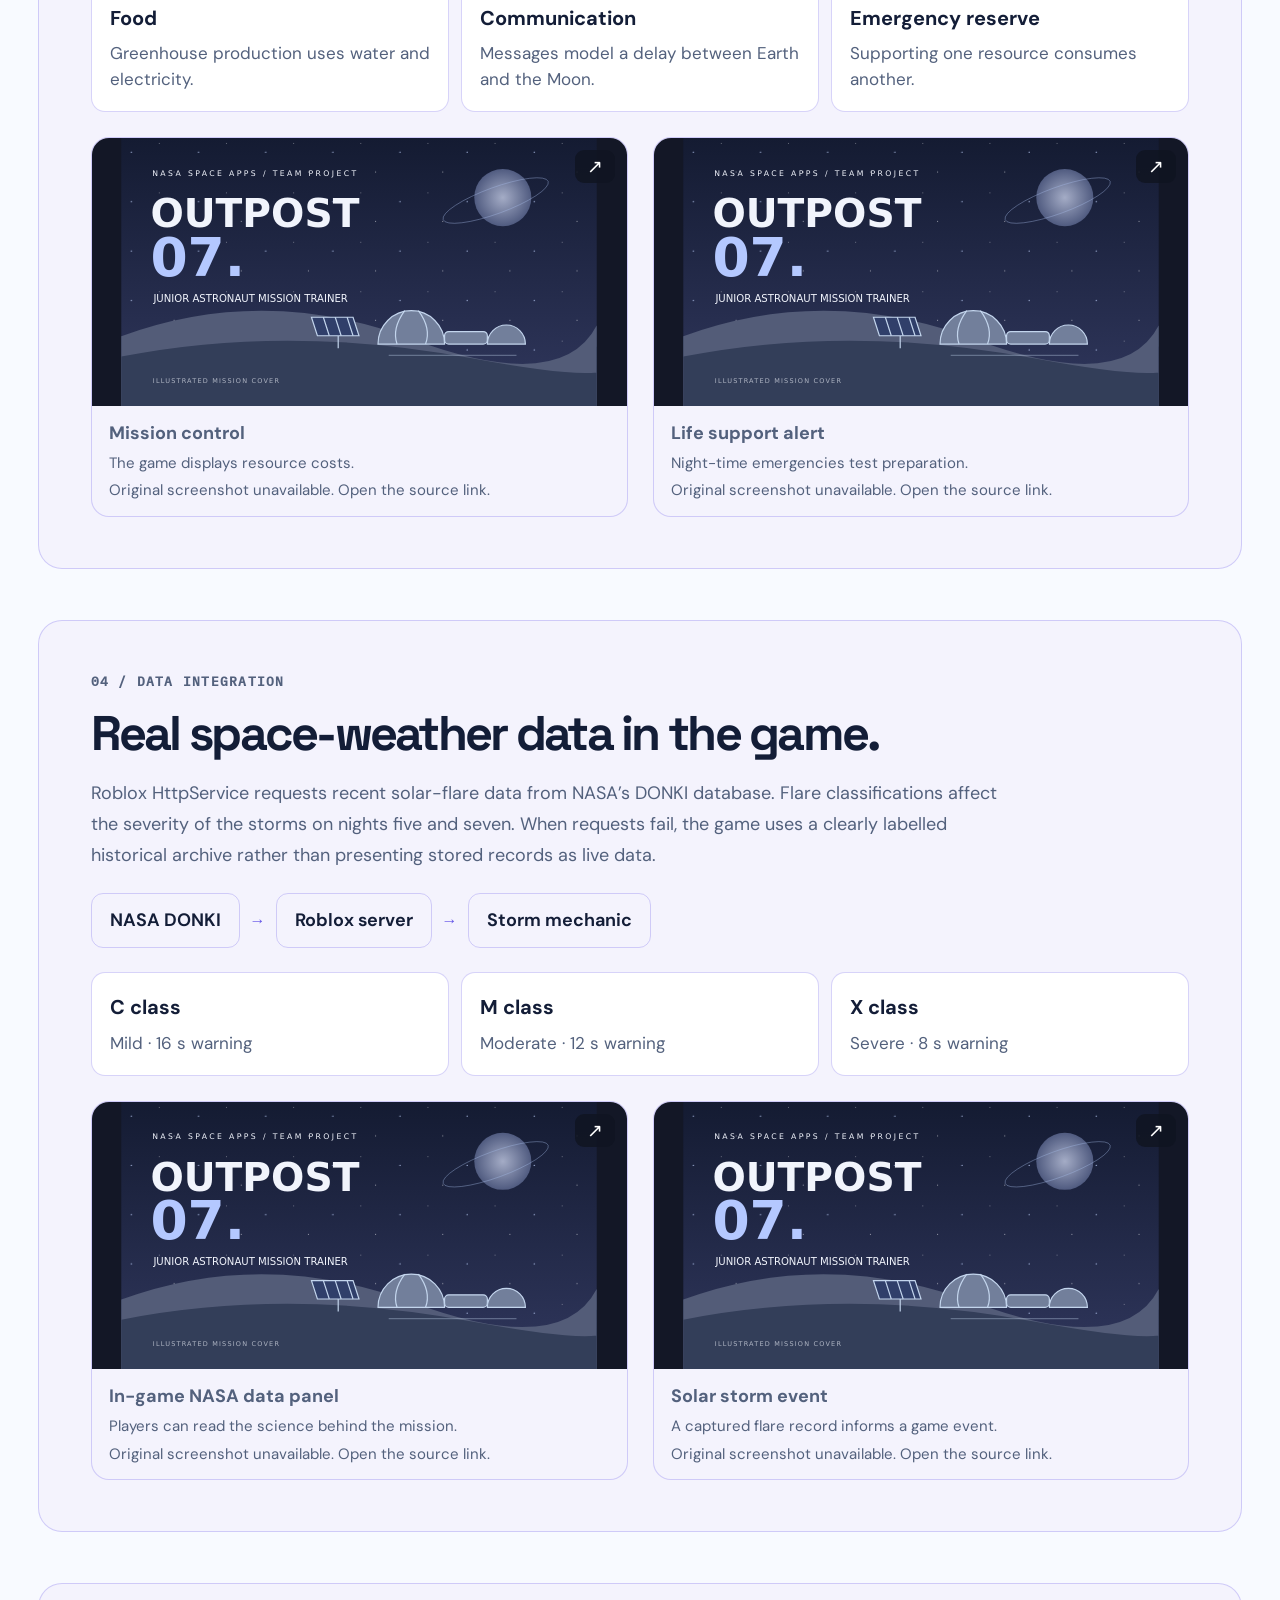
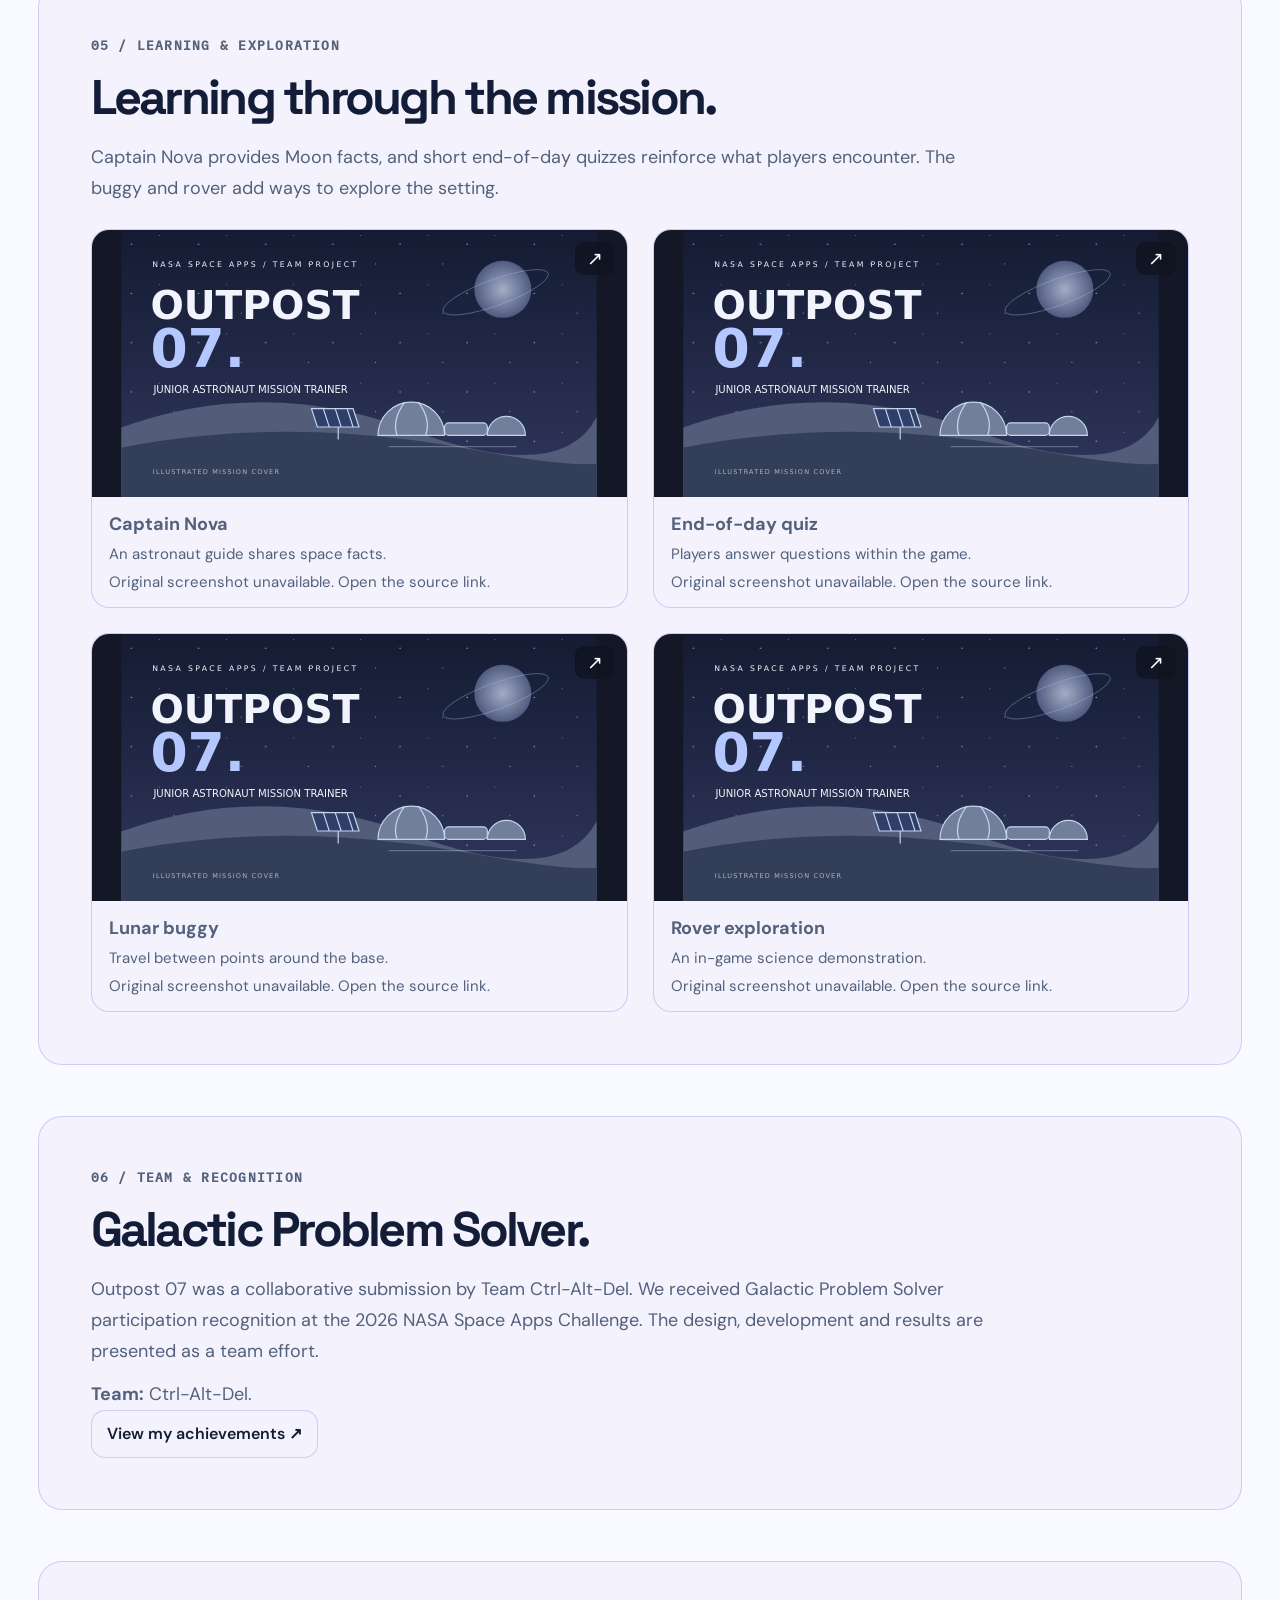
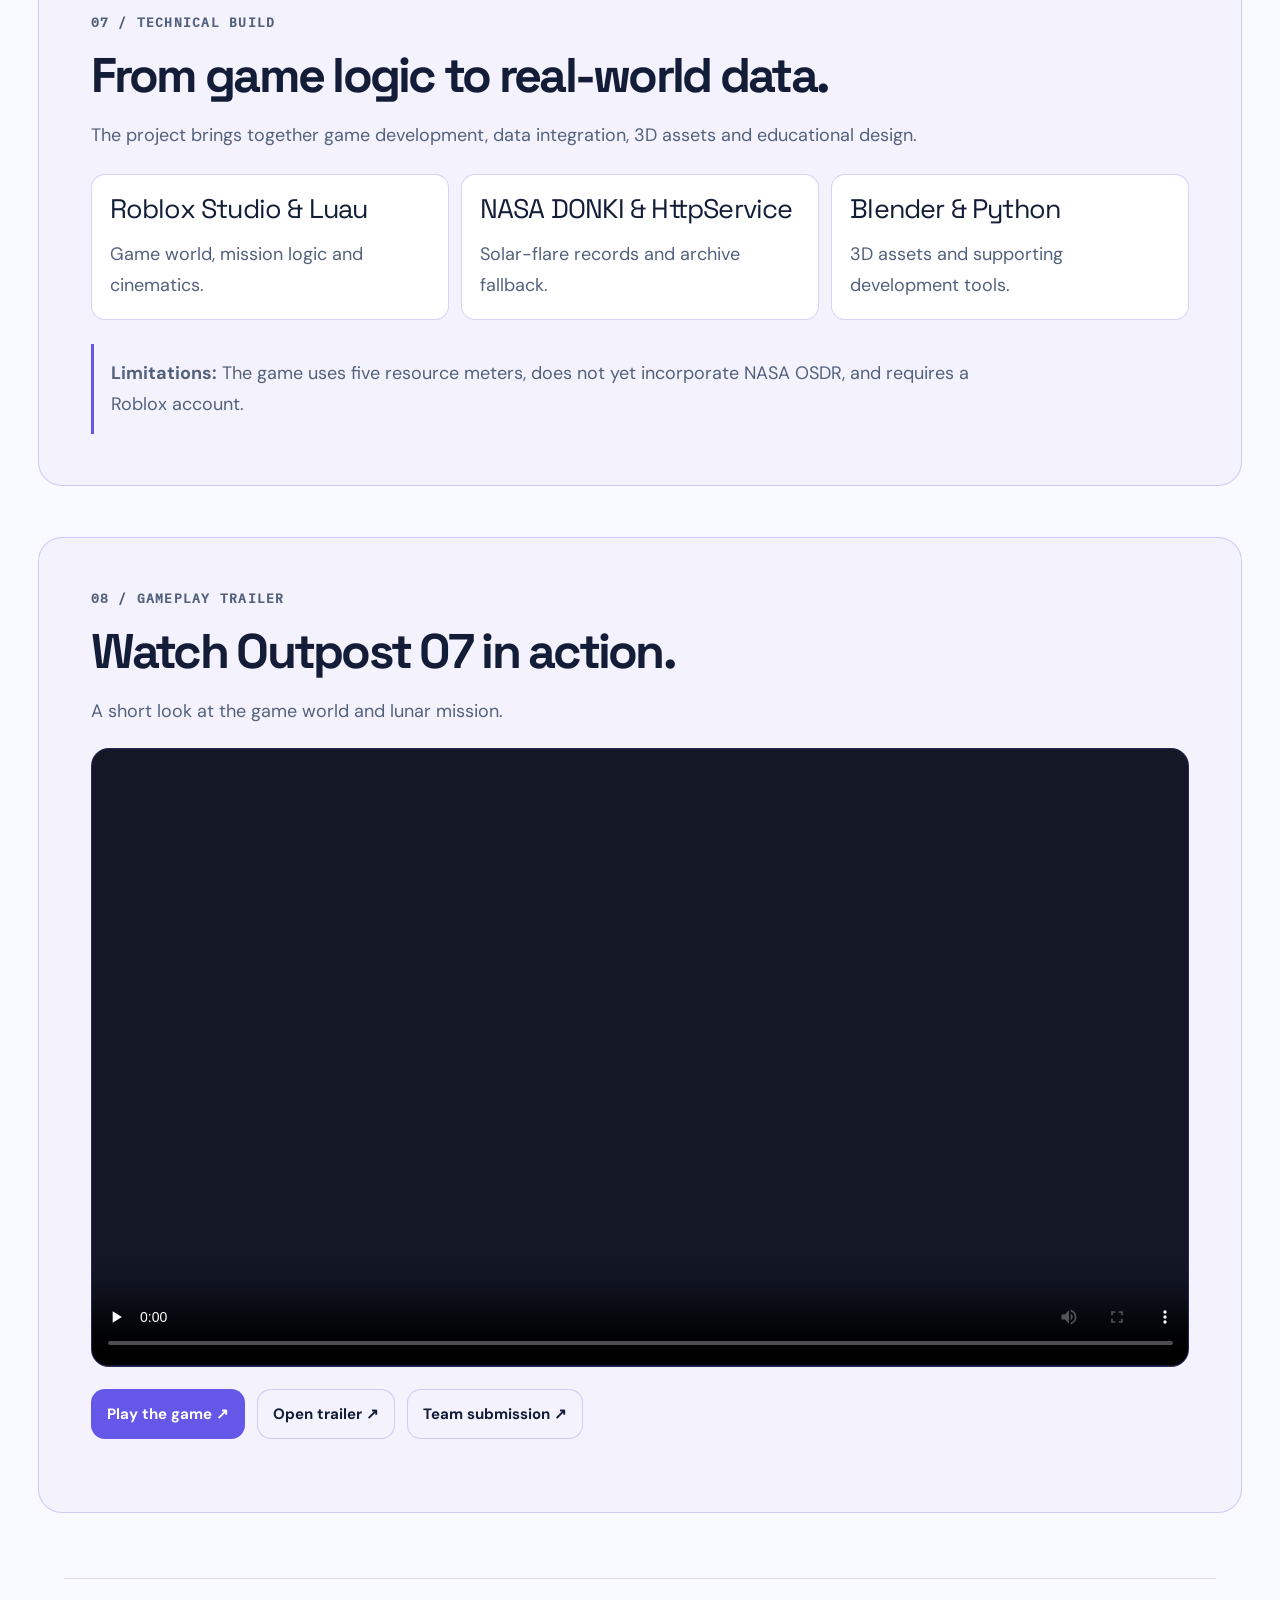
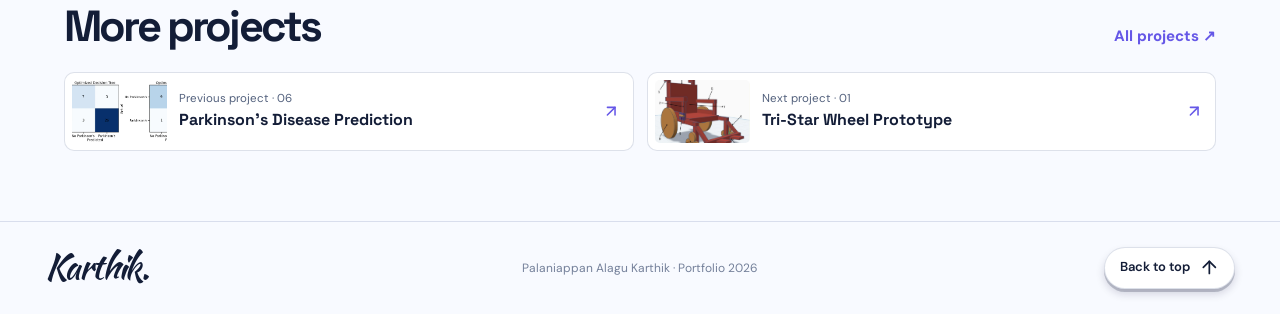
<file: outpost-07.html>
<!DOCTYPE html>

<html lang="en">
<head>
<meta charset="utf-8"/>
<meta content="width=device-width, initial-scale=1" name="viewport"/>
<meta content="Outpost 07, a team lunar mission trainer built for the NASA Space Apps Challenge 2026." name="description"/>
<title>Outpost 07 · Karthik Portfolio</title>
<script>
(() => {
  let saved;
  try { saved=localStorage.getItem('karthik-beige-theme'); } catch {}
  document.documentElement.dataset.theme = saved === 'dark' ? 'dark' : 'light';

  // Cover the first paint when an internal link started a page sweep.
  try {
    const key = 'karthik:page-signal-v2';
    const pending = JSON.parse(sessionStorage.getItem(key));
    sessionStorage.removeItem(key);
    if (pending?.url === location.href && Date.now() - pending.time < 10000 &&
        !matchMedia('(prefers-reduced-motion: reduce)').matches) {
      const root = document.documentElement;
      root.classList.add('sweep-arriving');
      setTimeout(() => root.classList.remove('sweep-arriving'), 2500);
    }
  } catch {}
})();

</script>
<link href="assets/favicon.svg" rel="icon" type="image/svg+xml"/>
<link as="font" crossorigin="" href="assets/space-grotesk.woff2" rel="preload" type="font/woff2"/>
<link href="https://fonts.googleapis.com/css2?family=TikTok+Sans:wght@400;500;600;700&amp;display=swap" rel="stylesheet"/><link href="shared-base.css?v=9" rel="stylesheet"/><link href="case-studies.bundle.css?v=9" rel="stylesheet"/><link href="https://fonts.googleapis.com/css2?family=Kaushan+Script&amp;display=swap" media="print" onload="this.media='all'" rel="stylesheet"/><noscript><link href="https://fonts.googleapis.com/css2?family=Kaushan+Script&amp;display=swap" rel="stylesheet"/></noscript>
<script defer="" src="adaptive-performance.js?v=9"></script><script defer="" src="motion.js?v=9"></script>
<script defer="" src="case-studies.bundle.js?v=9"></script>
<link href="motion.css?v=9" rel="stylesheet"/>
<link href="upgrade.css?v=9" rel="stylesheet"/>
<script defer="" src="upgrade.js?v=9"></script>
<link href="studio.css?v=9" rel="stylesheet"/><script defer="" src="studio.js?v=9"></script><link href="project-refinement.css?v=9" rel="stylesheet"/><script defer="" src="project-refinement.js?v=9"></script><meta content="Outpost 07 · Karthik Portfolio" property="og:title"/><meta content="Outpost 07, a team lunar mission trainer built for the NASA Space Apps Challenge 2026." property="og:description"/><meta content="website" property="og:type"/><meta content="https://karthik-portfolio-8hzt.onrender.com/outpost-07.html" property="og:url"/><meta content="https://karthik-portfolio-8hzt.onrender.com/assets/website-preview.png?v=2" property="og:image"/><meta content="1200" property="og:image:width"/><meta content="630" property="og:image:height"/><meta content="Karthik — AI &amp; Data Engineering. A flowing abstract wave on a midnight blue background." property="og:image:alt"/><meta content="image/png" property="og:image:type"/><meta content="summary_large_image" name="twitter:card"/><meta content="Outpost 07 · Karthik Portfolio" name="twitter:title"/><meta content="Outpost 07, a team lunar mission trainer built for the NASA Space Apps Challenge 2026." name="twitter:description"/><meta content="https://karthik-portfolio-8hzt.onrender.com/assets/website-preview.png?v=2" name="twitter:image"/><link href="adaptive-performance.css?v=9" rel="stylesheet"/></head>
<body class="case-view unified-case-chrome refreshed-case-page outpost-page" data-ambient-dots="" data-project-lab="outpost-07"><a class="skip-link" href="#main-content">Skip to content</a><div id="top"></div><div id="site-chrome-header"></div><main id="main-content" tabindex="-1"><article class="case-page tone-0"><header class="shell case-heading outpost-heading"><a class="back-link" href="all-projects.html">← All projects</a><div class="outpost-editorial-hero"><div class="outpost-hero-copy"><p class="project-number">PROJECT 07 / NASA SPACE APPS CHALLENGE 2026</p><h1 data-title-reveal="">Outpost 07<span class="wordmark-period">.</span></h1><p class="outpost-subtitle">Junior Astronaut Mission Trainer</p><span class="outpost-recognition">✦ Galactic Problem Solver · participation recognition · 2026</span><p class="lead">A team-built Roblox game that introduces children to lunar exploration and resource planning. Survive seven nights on the Moon while managing the outpost and responding to space weather drawn from NASA data.</p><p class="outpost-team"><strong>Team Ctrl-Alt-Del</strong><br/>Andrea · Eurison · Karthik · Ming Kai · Samuel</p><span class="team-project-label">Team project · 5 members</span><p class="recruiter-team-scope">Collaborative team showcase. The game systems and results are credited to the team; individual responsibilities are not specified here.</p><div class="outpost-actions"><a class="upgrade-action studio-shine case-primary-action" href="https://www.roblox.com/games/132913017394841/Outpost-07-Junior-Astronaut-Mission" rel="noopener noreferrer" target="_blank">Play on Roblox ↗</a><a class="upgrade-action studio-shine" href="https://www.spaceappschallenge.org/2026/find-a-team/ctrl-alt-del/?tab=project" rel="noopener noreferrer" target="_blank">Official submission ↗</a><a class="upgrade-action" href="#mission-trailer">Watch trailer ↓</a></div><div class="outpost-tags"><span>Roblox Studio</span><span>Luau</span><span>NASA DONKI API</span><span>Blender</span><span>Python</span><span>Educational game</span></div></div><figure class="outpost-shot outpost-hero-shot"><a aria-label="Open The lunar outpost screenshot" href="https://raw.githubusercontent.com/bigbobopenguin-abc/andrea-portfolio/main/static/images/outpost-07/outpost.jpg" rel="noopener noreferrer" target="_blank"><img alt="The lunar outpost" data-outpost-photo="" decoding="async" fetchpriority="high" height="552" src="https://raw.githubusercontent.com/bigbobopenguin-abc/andrea-portfolio/main/static/images/outpost-07/outpost.jpg" width="1000"/><span aria-hidden="true" class="outpost-shot-open">↗</span></a><figcaption><strong>The lunar outpost</strong><span>In-game view of the base and mission interface.</span></figcaption></figure></div><div class="outpost-stat-strip"><div><strong>07</strong><span>Nights to survive</span></div><div><strong>7–12</strong><span>Target age group</span></div><div><strong>05</strong><span>Resource meters</span></div><div><strong>2.6 s</strong><span>Earth communication round trip</span></div></div><div class="outpost-jump"><a href="#mission-briefing">Overview ↓</a><a href="#mission-media">Gameplay ↓</a><a href="#mission-weather">NASA data ↓</a><a href="#mission-trailer">Trailer ↓</a></div></header><div class="shell case-body"><div class="case-story outpost-story"><section class="study-feature outpost-chapter" id="mission-briefing"><p class="project-number">01 / PROJECT OVERVIEW</p><h2>A lunar outpost with limited resources.</h2><p>Outpost 07 was developed for the NASA Space Apps Challenge. Our goal was to make decisions about a Moon base tangible for young players. Instead of reading about space exploration, players make choices about power, water, oxygen, food and shelter.</p><p>Daily tasks prepare the crew for the following night, with emergencies exposing the cost of incomplete work. The game also includes mission cinematics.</p></section><section class="study-feature outpost-chapter" id="mission-media"><p class="project-number">02 / GAMEPLAY</p><h2>Explore the base. Keep the crew going.</h2><p>Players collect materials, process resources, grow food and maintain equipment while balancing their supplies.</p><div class="outpost-photo-grid"><figure class="outpost-shot"><a aria-label="Open Gather ice screenshot" href="https://raw.githubusercontent.com/bigbobopenguin-abc/andrea-portfolio/main/static/images/outpost-07/gather-ice.jpg" rel="noopener noreferrer" target="_blank"><img alt="Gather ice" data-outpost-photo="" decoding="async" height="388" loading="lazy" src="https://raw.githubusercontent.com/bigbobopenguin-abc/andrea-portfolio/main/static/images/outpost-07/gather-ice.jpg" width="776"/><span aria-hidden="true" class="outpost-shot-open">↗</span></a><figcaption><strong>Gather ice</strong><span>Find ice on the lunar surface.</span></figcaption></figure><figure class="outpost-shot"><a aria-label="Open Collect scrap screenshot" href="https://raw.githubusercontent.com/bigbobopenguin-abc/andrea-portfolio/main/static/images/outpost-07/collect-scrap.jpg" rel="noopener noreferrer" target="_blank"><img alt="Collect scrap" data-outpost-photo="" decoding="async" height="388" loading="lazy" src="https://raw.githubusercontent.com/bigbobopenguin-abc/andrea-portfolio/main/static/images/outpost-07/collect-scrap.jpg" width="776"/><span aria-hidden="true" class="outpost-shot-open">↗</span></a><figcaption><strong>Collect scrap</strong><span>Recover materials for repairs and upgrades.</span></figcaption></figure><figure class="outpost-shot"><a aria-label="Open Process water screenshot" href="https://raw.githubusercontent.com/bigbobopenguin-abc/andrea-portfolio/main/static/images/outpost-07/make-water.jpg" rel="noopener noreferrer" target="_blank"><img alt="Process water" data-outpost-photo="" decoding="async" height="388" loading="lazy" src="https://raw.githubusercontent.com/bigbobopenguin-abc/andrea-portfolio/main/static/images/outpost-07/make-water.jpg" width="776"/><span aria-hidden="true" class="outpost-shot-open">↗</span></a><figcaption><strong>Process water</strong><span>Use the base’s ice processor.</span></figcaption></figure><figure class="outpost-shot"><a aria-label="Open Grow food screenshot" href="https://raw.githubusercontent.com/bigbobopenguin-abc/andrea-portfolio/main/static/images/outpost-07/grow-food.jpg" rel="noopener noreferrer" target="_blank"><img alt="Grow food" data-outpost-photo="" decoding="async" height="388" loading="lazy" src="https://raw.githubusercontent.com/bigbobopenguin-abc/andrea-portfolio/main/static/images/outpost-07/grow-food.jpg" width="776"/><span aria-hidden="true" class="outpost-shot-open">↗</span></a><figcaption><strong>Grow food</strong><span>Manage supplies in the greenhouse.</span></figcaption></figure></div></section><section class="study-feature outpost-chapter" id="mission-systems"><p class="project-number">03 / GAME DESIGN</p><h2>Every system affects another.</h2><p>The game makes resource decisions matter. Running one system may consume resources needed elsewhere, so preparation and teamwork make a difference.</p><div class="outpost-tradeoffs"><div><strong>Life support</strong><span>Oxygen leaks need repairs before night.</span></div><div><strong>Radiation shielding</strong><span>Repairs compete with upgrades for scrap.</span></div><div><strong>Power</strong><span>Processing ice and growing food draw energy.</span></div><div><strong>Food</strong><span>Greenhouse production uses water and electricity.</span></div><div><strong>Communication</strong><span>Messages model a delay between Earth and the Moon.</span></div><div><strong>Emergency reserve</strong><span>Supporting one resource consumes another.</span></div></div><div class="outpost-photo-grid"><figure class="outpost-shot"><a aria-label="Open Mission control screenshot" href="https://raw.githubusercontent.com/bigbobopenguin-abc/andrea-portfolio/main/static/images/outpost-07/every-choice-costs.jpg" rel="noopener noreferrer" target="_blank"><img alt="Mission control" data-outpost-photo="" decoding="async" height="388" loading="lazy" src="https://raw.githubusercontent.com/bigbobopenguin-abc/andrea-portfolio/main/static/images/outpost-07/every-choice-costs.jpg" width="776"/><span aria-hidden="true" class="outpost-shot-open">↗</span></a><figcaption><strong>Mission control</strong><span>The game displays resource costs.</span></figcaption></figure><figure class="outpost-shot"><a aria-label="Open Life support alert screenshot" href="https://raw.githubusercontent.com/bigbobopenguin-abc/andrea-portfolio/main/static/images/outpost-07/life-support-alarm.jpg" rel="noopener noreferrer" target="_blank"><img alt="Life support alert" data-outpost-photo="" decoding="async" height="388" loading="lazy" src="https://raw.githubusercontent.com/bigbobopenguin-abc/andrea-portfolio/main/static/images/outpost-07/life-support-alarm.jpg" width="776"/><span aria-hidden="true" class="outpost-shot-open">↗</span></a><figcaption><strong>Life support alert</strong><span>Night-time emergencies test preparation.</span></figcaption></figure></div></section><section class="study-feature outpost-chapter" id="mission-weather"><p class="project-number">04 / DATA INTEGRATION</p><h2>Real space-weather data in the game.</h2><p>Roblox HttpService requests recent solar-flare data from NASA’s DONKI database. Flare classifications affect the severity of the storms on nights five and seven. When requests fail, the game uses a clearly labelled historical archive rather than presenting stored records as live data.</p><div class="outpost-data-path"><span>NASA DONKI</span><b aria-hidden="true">→</b><span>Roblox server</span><b aria-hidden="true">→</b><span>Storm mechanic</span></div><div class="outpost-flare-grid"><div><strong>C class</strong><span>Mild · 16 s warning</span></div><div><strong>M class</strong><span>Moderate · 12 s warning</span></div><div><strong>X class</strong><span>Severe · 8 s warning</span></div></div><div class="outpost-photo-grid"><figure class="outpost-shot"><a aria-label="Open In-game NASA data panel screenshot" href="https://raw.githubusercontent.com/bigbobopenguin-abc/andrea-portfolio/main/static/images/outpost-07/real-nasa-data.jpg" rel="noopener noreferrer" target="_blank"><img alt="In-game NASA data panel" data-outpost-photo="" decoding="async" height="388" loading="lazy" src="https://raw.githubusercontent.com/bigbobopenguin-abc/andrea-portfolio/main/static/images/outpost-07/real-nasa-data.jpg" width="776"/><span aria-hidden="true" class="outpost-shot-open">↗</span></a><figcaption><strong>In-game NASA data panel</strong><span>Players can read the science behind the mission.</span></figcaption></figure><figure class="outpost-shot"><a aria-label="Open Solar storm event screenshot" href="https://raw.githubusercontent.com/bigbobopenguin-abc/andrea-portfolio/main/static/images/outpost-07/live-flare-storm.jpg" rel="noopener noreferrer" target="_blank"><img alt="Solar storm event" data-outpost-photo="" decoding="async" height="388" loading="lazy" src="https://raw.githubusercontent.com/bigbobopenguin-abc/andrea-portfolio/main/static/images/outpost-07/live-flare-storm.jpg" width="776"/><span aria-hidden="true" class="outpost-shot-open">↗</span></a><figcaption><strong>Solar storm event</strong><span>A captured flare record informs a game event.</span></figcaption></figure></div></section><section class="study-feature outpost-chapter" id="mission-learning"><p class="project-number">05 / LEARNING &amp; EXPLORATION</p><h2>Learning through the mission.</h2><p>Captain Nova provides Moon facts, and short end-of-day quizzes reinforce what players encounter. The buggy and rover add ways to explore the setting.</p><div class="outpost-photo-grid"><figure class="outpost-shot"><a aria-label="Open Captain Nova screenshot" href="https://raw.githubusercontent.com/bigbobopenguin-abc/andrea-portfolio/main/static/images/outpost-07/nova-donki-fact.jpg" rel="noopener noreferrer" target="_blank"><img alt="Captain Nova" data-outpost-photo="" decoding="async" height="388" loading="lazy" src="https://raw.githubusercontent.com/bigbobopenguin-abc/andrea-portfolio/main/static/images/outpost-07/nova-donki-fact.jpg" width="776"/><span aria-hidden="true" class="outpost-shot-open">↗</span></a><figcaption><strong>Captain Nova</strong><span>An astronaut guide shares space facts.</span></figcaption></figure><figure class="outpost-shot"><a aria-label="Open End-of-day quiz screenshot" href="https://raw.githubusercontent.com/bigbobopenguin-abc/andrea-portfolio/main/static/images/outpost-07/end-of-day-quiz.jpg" rel="noopener noreferrer" target="_blank"><img alt="End-of-day quiz" data-outpost-photo="" decoding="async" height="388" loading="lazy" src="https://raw.githubusercontent.com/bigbobopenguin-abc/andrea-portfolio/main/static/images/outpost-07/end-of-day-quiz.jpg" width="776"/><span aria-hidden="true" class="outpost-shot-open">↗</span></a><figcaption><strong>End-of-day quiz</strong><span>Players answer questions within the game.</span></figcaption></figure><figure class="outpost-shot"><a aria-label="Open Lunar buggy screenshot" href="https://raw.githubusercontent.com/bigbobopenguin-abc/andrea-portfolio/main/static/images/outpost-07/drive-buggy.jpg" rel="noopener noreferrer" target="_blank"><img alt="Lunar buggy" data-outpost-photo="" decoding="async" height="388" loading="lazy" src="https://raw.githubusercontent.com/bigbobopenguin-abc/andrea-portfolio/main/static/images/outpost-07/drive-buggy.jpg" width="776"/><span aria-hidden="true" class="outpost-shot-open">↗</span></a><figcaption><strong>Lunar buggy</strong><span>Travel between points around the base.</span></figcaption></figure><figure class="outpost-shot"><a aria-label="Open Rover exploration screenshot" href="https://raw.githubusercontent.com/bigbobopenguin-abc/andrea-portfolio/main/static/images/outpost-07/curiosity-rover.jpg" rel="noopener noreferrer" target="_blank"><img alt="Rover exploration" data-outpost-photo="" decoding="async" height="388" loading="lazy" src="https://raw.githubusercontent.com/bigbobopenguin-abc/andrea-portfolio/main/static/images/outpost-07/curiosity-rover.jpg" width="776"/><span aria-hidden="true" class="outpost-shot-open">↗</span></a><figcaption><strong>Rover exploration</strong><span>An in-game science demonstration.</span></figcaption></figure></div></section><section class="study-feature outpost-chapter" id="mission-recognition"><p class="project-number">06 / TEAM &amp; RECOGNITION</p><h2>Galactic Problem Solver.</h2><p>Outpost 07 was a collaborative submission by Team Ctrl-Alt-Del. We received Galactic Problem Solver participation recognition at the 2026 NASA Space Apps Challenge. The design, development and results are presented as a team effort.</p><p><strong>Team:</strong> Ctrl-Alt-Del.</p><a class="upgrade-action" href="certificates.html">View my achievements ↗</a></section><section class="study-feature outpost-chapter" id="mission-tools"><p class="project-number">07 / TECHNICAL BUILD</p><h2>From game logic to real-world data.</h2><p>The project brings together game development, data integration, 3D assets and educational design.</p><div class="outpost-tool-grid"><div><h3>Roblox Studio &amp; Luau</h3><p>Game world, mission logic and cinematics.</p></div><div><h3>NASA DONKI &amp; HttpService</h3><p>Solar-flare records and archive fallback.</p></div><div><h3>Blender &amp; Python</h3><p>3D assets and supporting development tools.</p></div></div><p class="outpost-limit"><strong>Limitations:</strong> The game uses five resource meters, does not yet incorporate NASA OSDR, and requires a Roblox account.</p></section><section class="study-feature outpost-chapter" id="mission-trailer"><p class="project-number">08 / GAMEPLAY TRAILER</p><h2>Watch Outpost 07 in action.</h2><p>A short look at the game world and lunar mission.</p><video class="outpost-video" controls="" playsinline="" poster="https://raw.githubusercontent.com/bigbobopenguin-abc/andrea-portfolio/main/static/images/outpost-07/outpost.jpg" preload="none"><source src="https://andrea-lee-portfolio.onrender.com/static/videos/outpost07-trailer.mp4" type="video/mp4"/>Video playback is unavailable.</video><div class="outpost-actions"><a class="upgrade-action studio-shine case-primary-action" href="https://www.roblox.com/games/132913017394841/Outpost-07-Junior-Astronaut-Mission" rel="noopener noreferrer" target="_blank">Play the game ↗</a><a class="upgrade-action" href="https://andrea-lee-portfolio.onrender.com/static/videos/outpost07-trailer.mp4" rel="noopener noreferrer" target="_blank">Open trailer ↗</a><a class="upgrade-action" href="https://www.spaceappschallenge.org/2026/find-a-team/ctrl-alt-del/?tab=project" rel="noopener noreferrer" target="_blank">Team submission ↗</a></div></section></div></div></article><nav aria-label="Project navigation" class="shell case-navigation"><div class="section-head"><h2>More projects</h2><a class="text-link" href="all-projects.html">All projects ↗</a></div><div><a class="next-card tone-0" href="machine-learning.html"><img alt="" decoding="async" loading="lazy" src="assets/ml-model-comparison-display.webp"/><span><small>Previous project · 06</small><strong>Parkinson’s Disease Prediction</strong></span><iconify-icon aria-hidden="true" icon="lucide:arrow-up-right"></iconify-icon></a><a class="next-card tone-2" href="engineering-exploration.html"><img alt="" decoding="async" loading="lazy" src="assets/project-engineering-display.webp"/><span><small>Next project · 01</small><strong>Tri-Star Wheel Prototype</strong></span><iconify-icon aria-hidden="true" icon="lucide:arrow-up-right"></iconify-icon></a></div></nav></main><div id="site-chrome-footer"></div><dialog aria-labelledby="media-dialog-title" class="media-dialog">
<div class="media-dialog-inner">
<header>
<h2 id="media-dialog-title">Preview</h2>
<button aria-label="Close preview" class="icon-button" data-close="" type="button">
<iconify-icon aria-hidden="true" icon="lucide:x"></iconify-icon>
</button>
</header>
<div class="dialog-image"></div>
<footer>
<span aria-live="polite" class="dialog-count"></span>
<div class="dialog-arrows">
<button aria-label="Previous image" class="icon-button" data-prev="" type="button">
<iconify-icon aria-hidden="true" icon="lucide:arrow-left"></iconify-icon>
</button>
<button aria-label="Next image" class="icon-button" data-next="" type="button">
<iconify-icon aria-hidden="true" icon="lucide:arrow-right"></iconify-icon>
</button>
</div>
<a class="text-link dialog-original" rel="noopener noreferrer" target="_blank">Open original <iconify-icon aria-hidden="true" icon="lucide:arrow-up-right"></iconify-icon></a>
</footer>
</div>
</dialog></body></html>
</file>
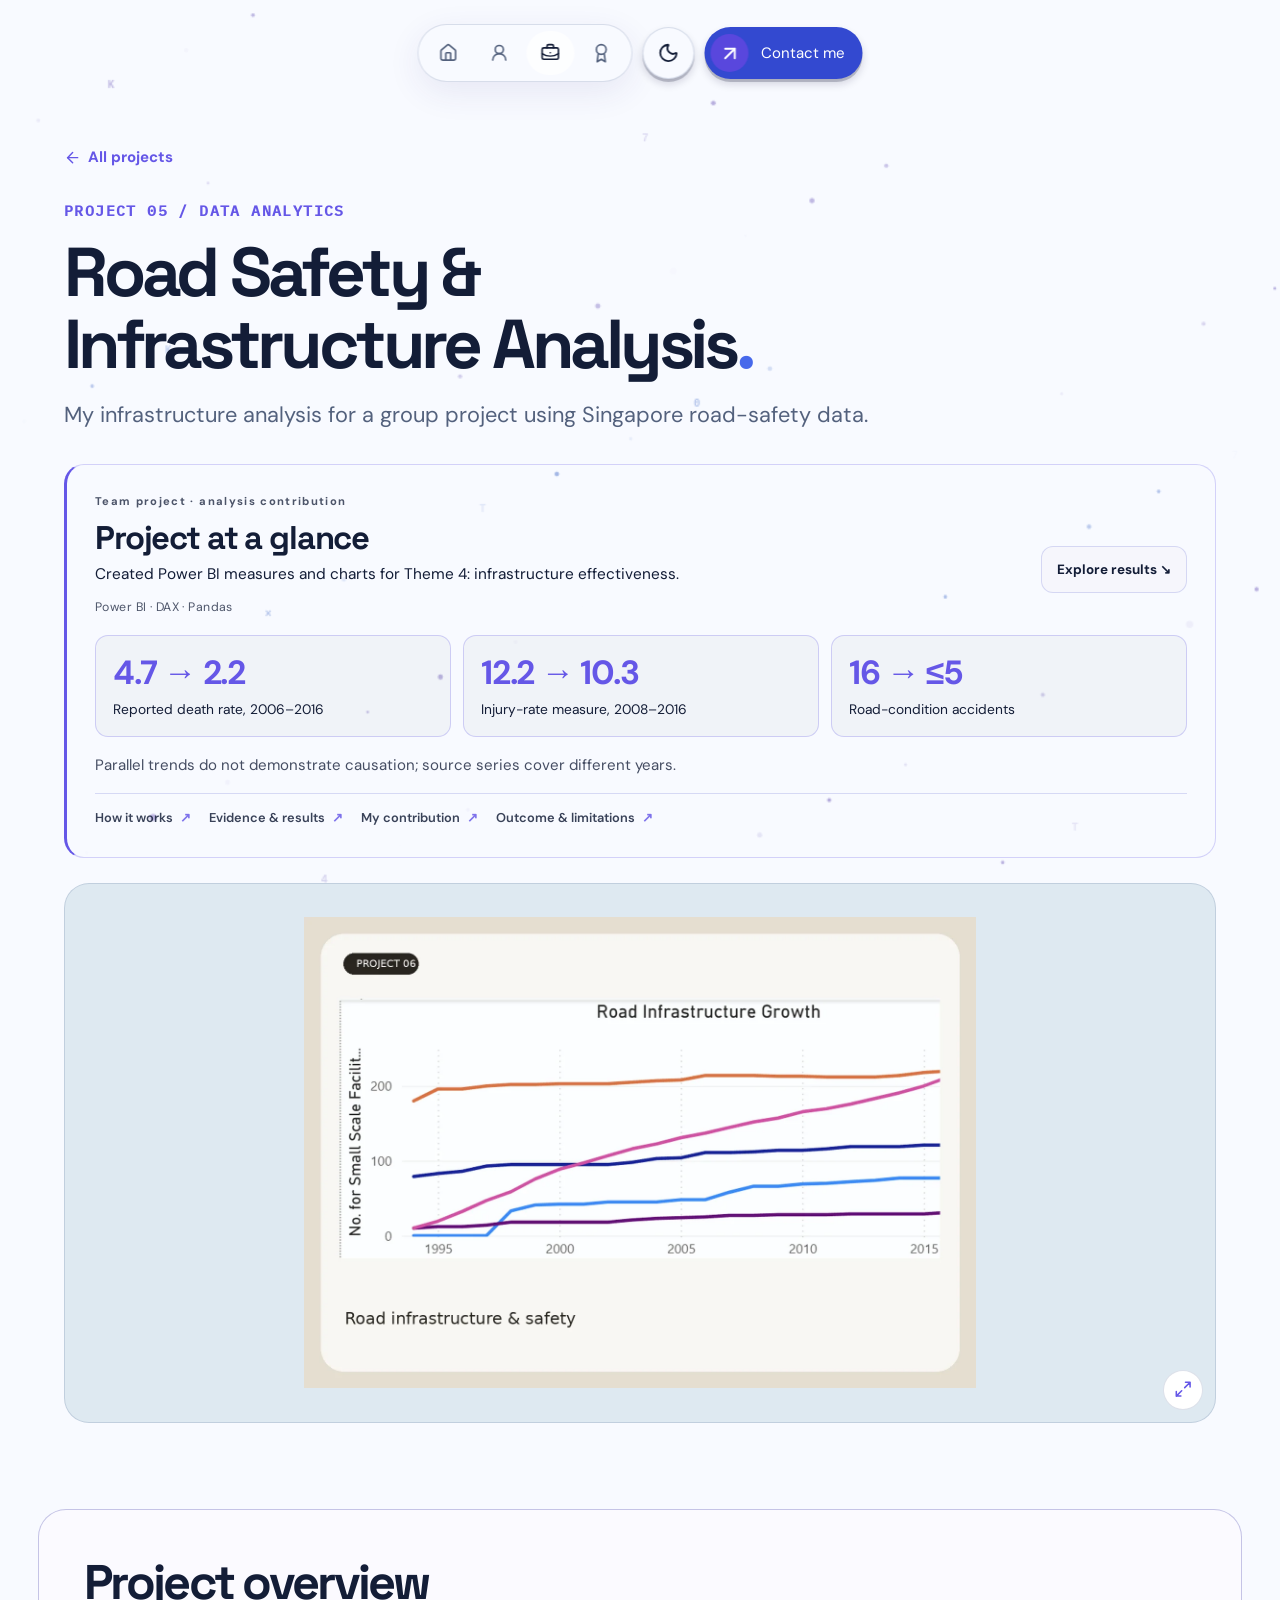
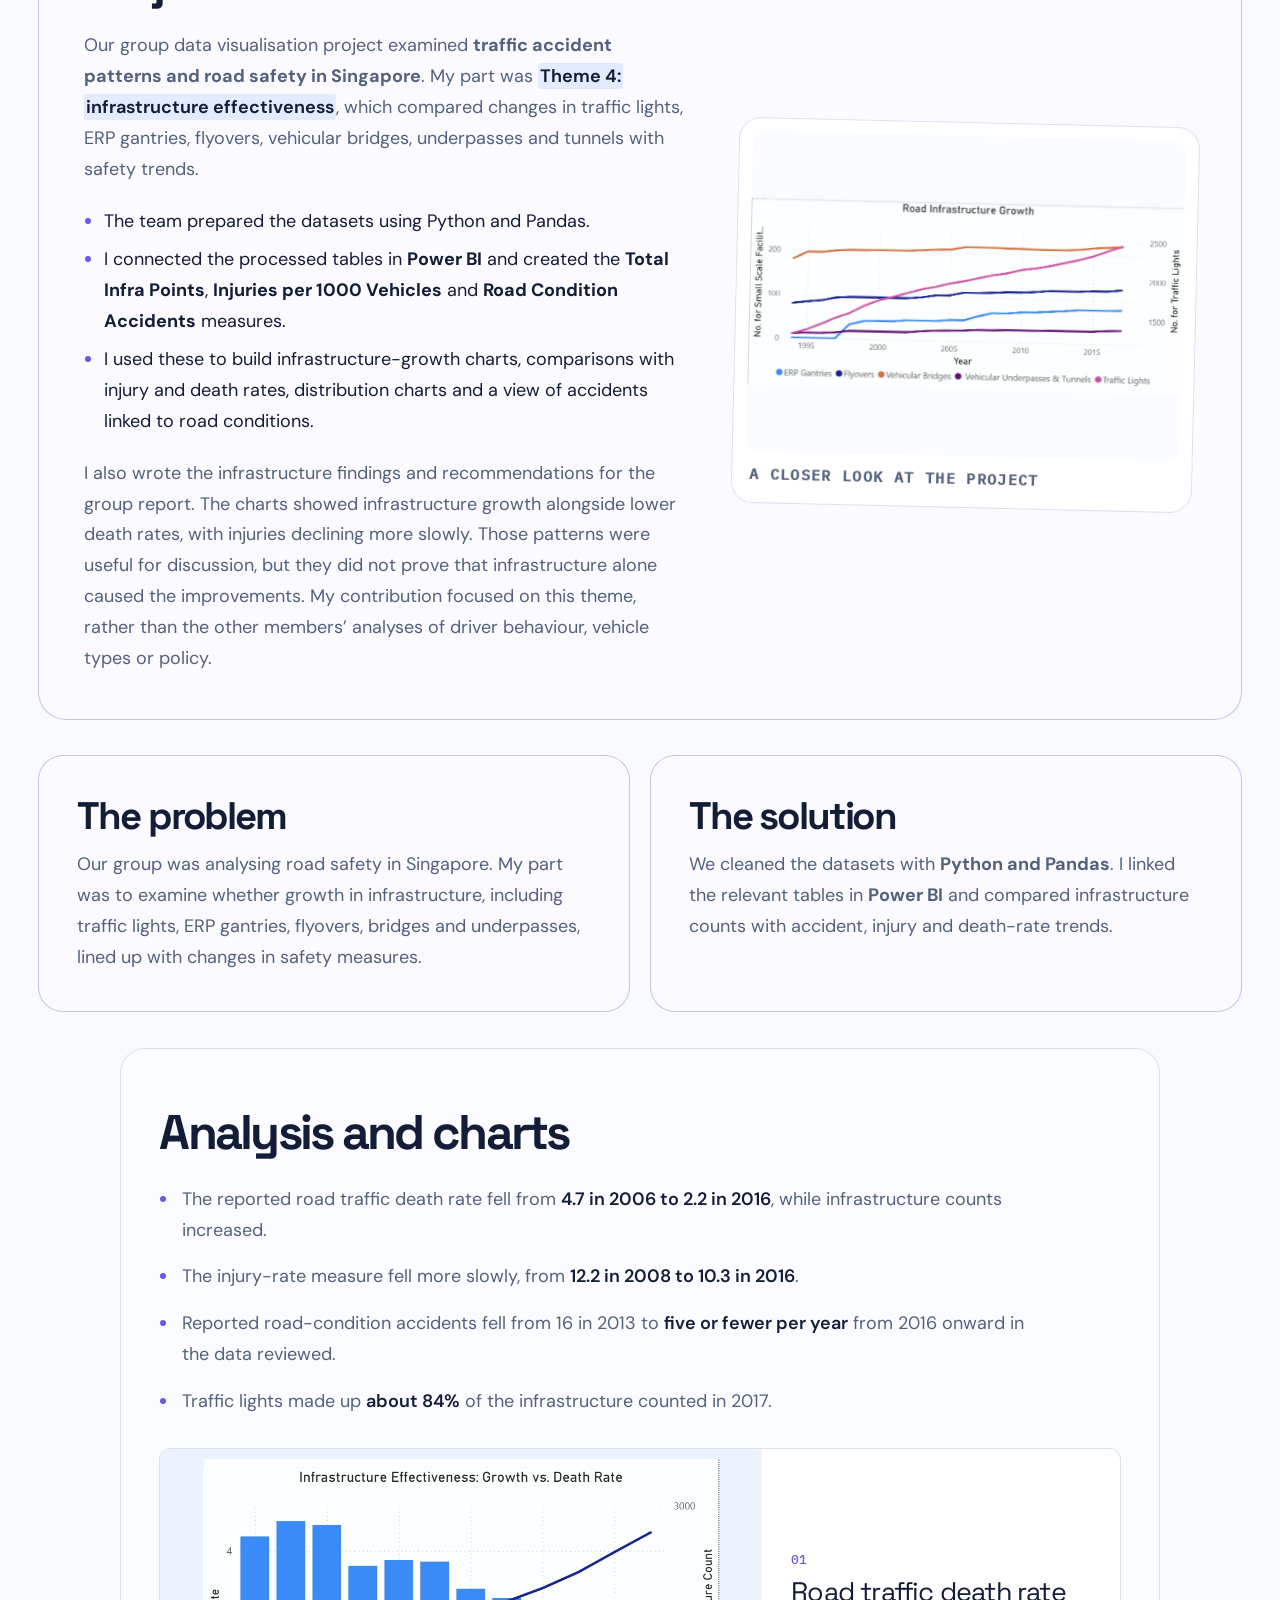
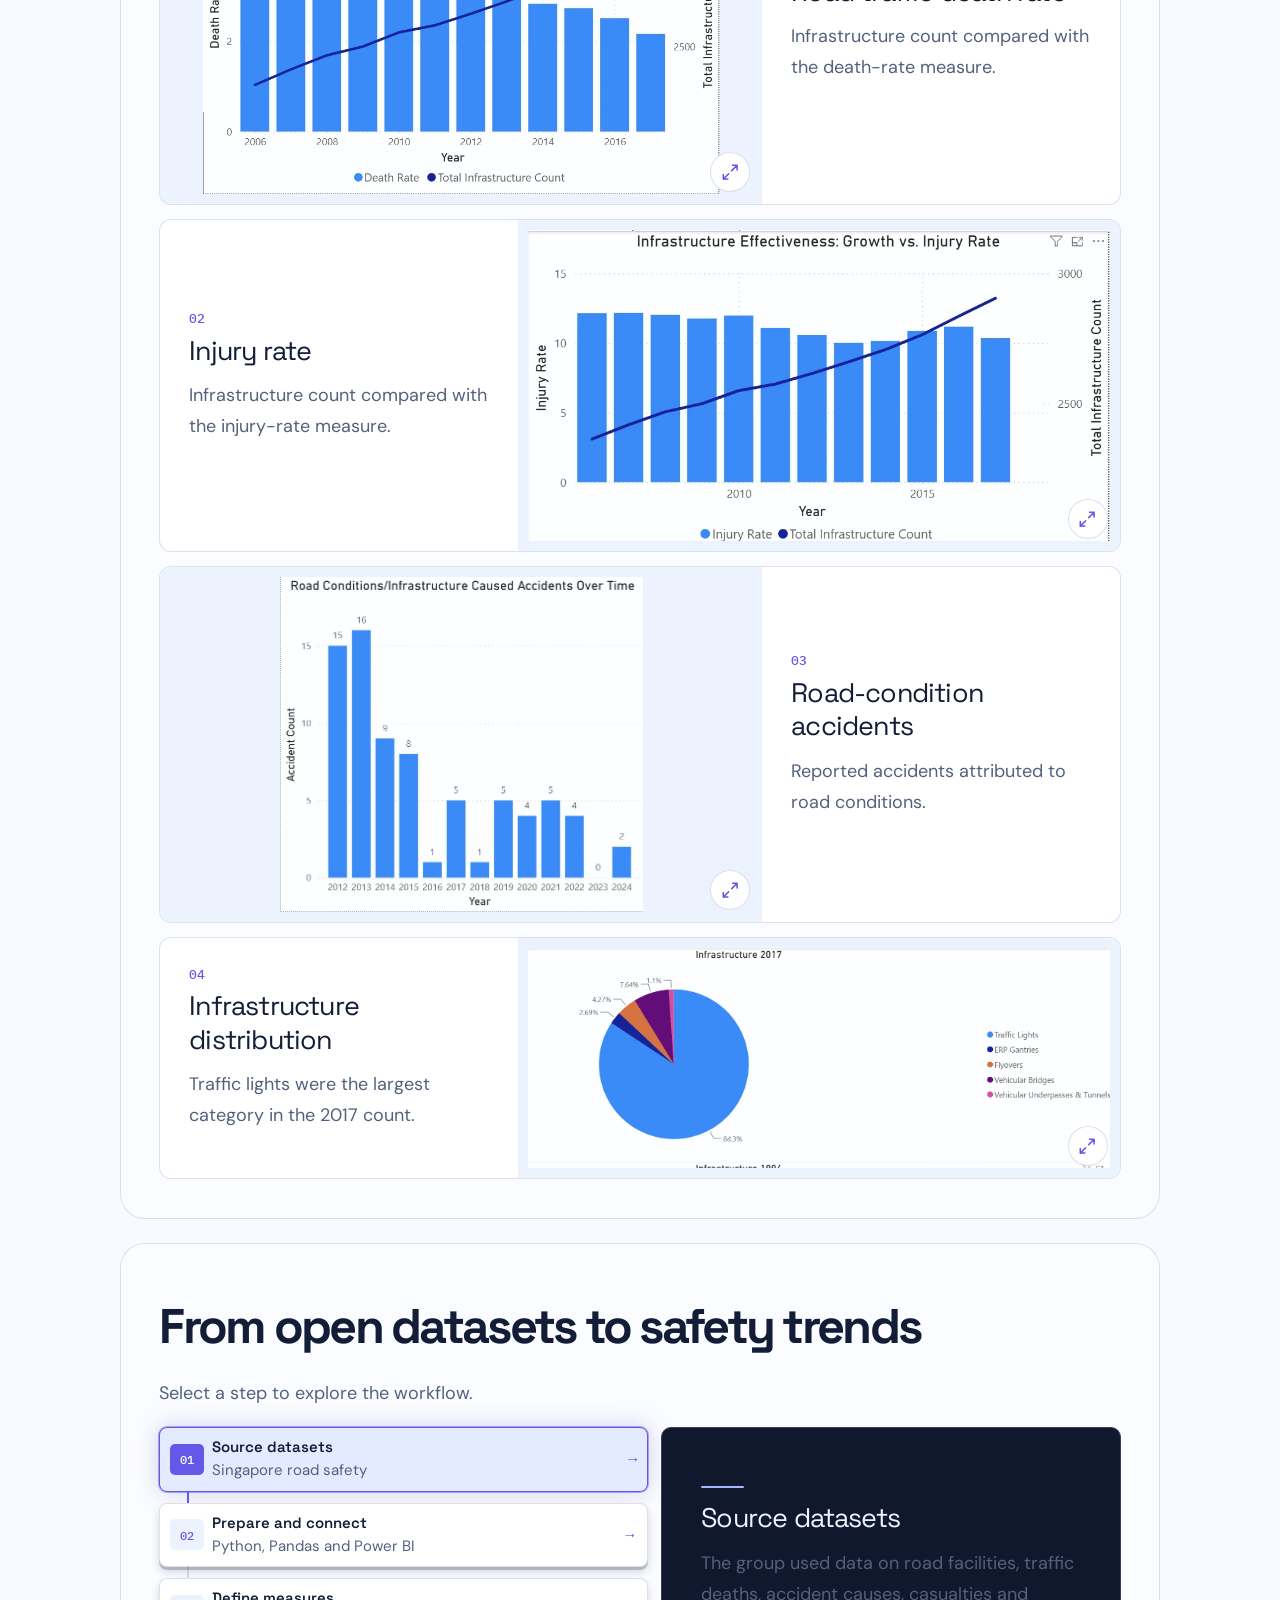
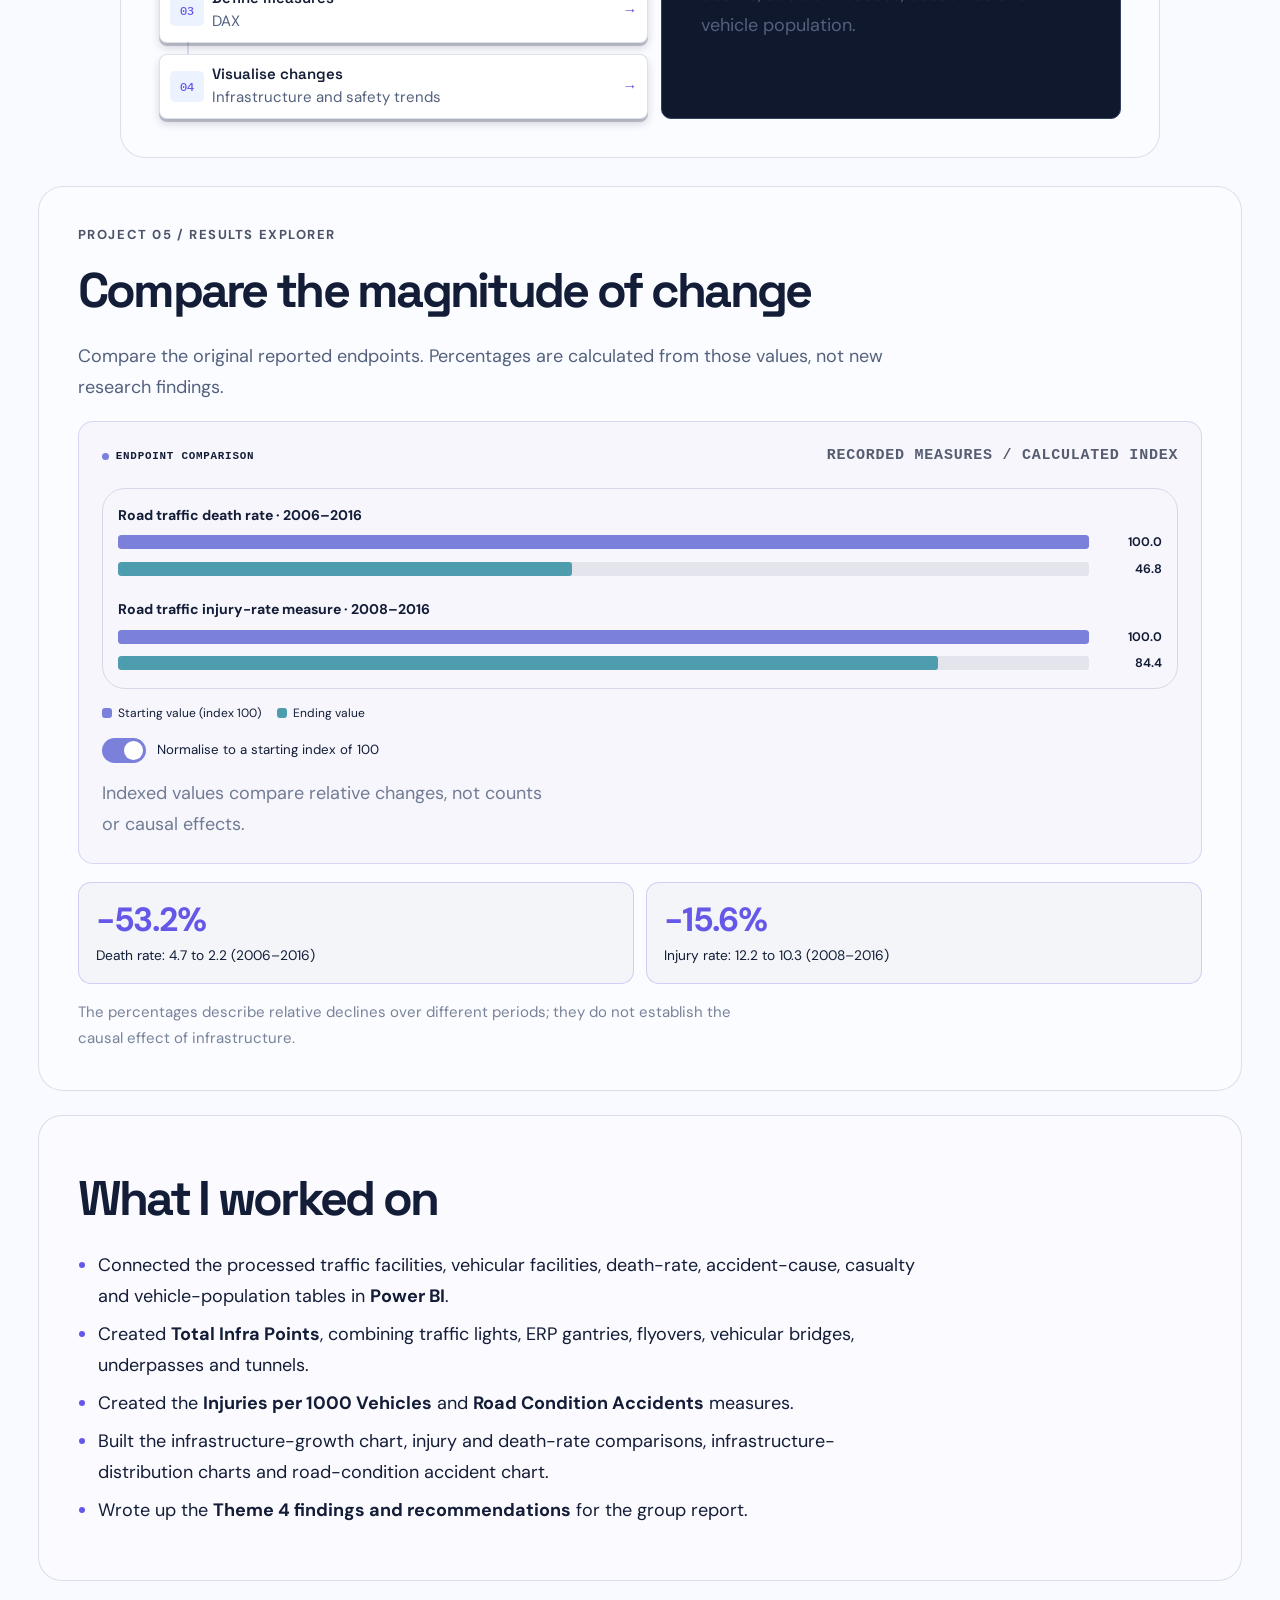
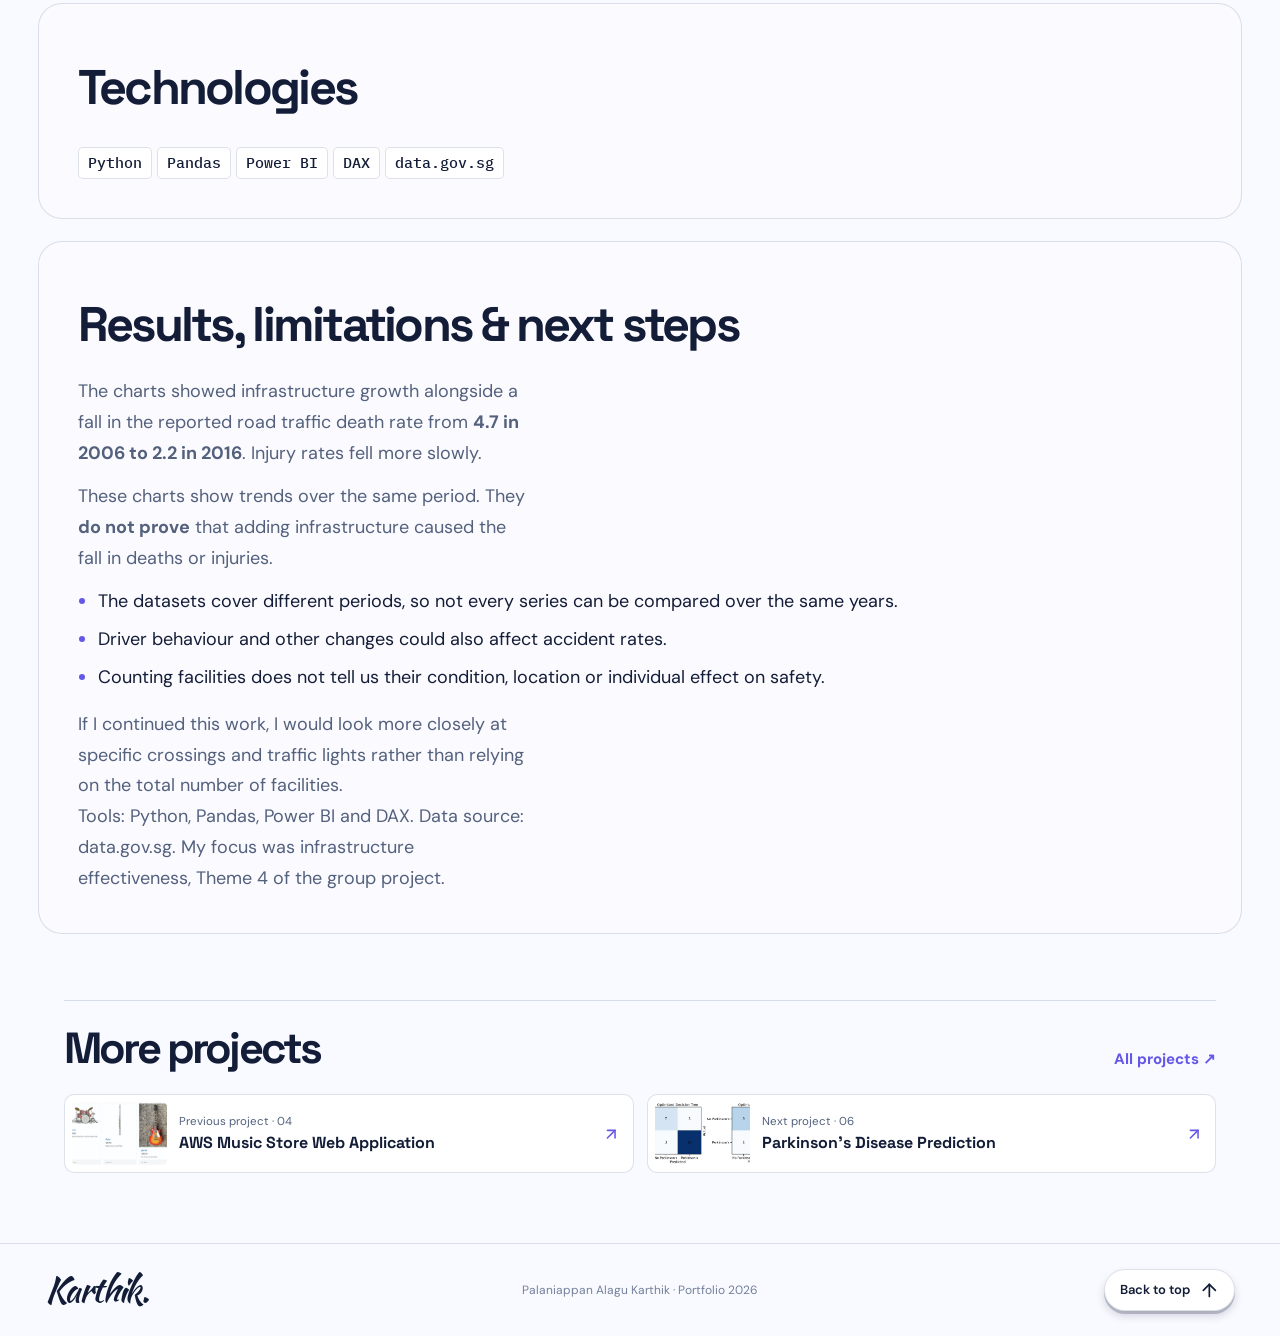
<file: road-safety.html>
<!DOCTYPE html>

<html lang="en">
<head>
<meta charset="utf-8"/>
<meta content="width=device-width, initial-scale=1" name="viewport"/>
<meta content="My infrastructure analysis for a group project using Singapore road-safety data." name="description"/>
<title>Road Safety &amp; Infrastructure Analysis · Karthik Portfolio</title>
<script>
(() => {
  let saved;
  try { saved=localStorage.getItem('karthik-beige-theme'); } catch {}
  document.documentElement.dataset.theme = saved === 'dark' ? 'dark' : 'light';

  // Cover the first paint when an internal link started a page sweep.
  try {
    const key = 'karthik:page-signal-v2';
    const pending = JSON.parse(sessionStorage.getItem(key));
    sessionStorage.removeItem(key);
    if (pending?.url === location.href && Date.now() - pending.time < 10000 &&
        !matchMedia('(prefers-reduced-motion: reduce)').matches) {
      const root = document.documentElement;
      root.classList.add('sweep-arriving');
      setTimeout(() => root.classList.remove('sweep-arriving'), 2500);
    }
  } catch {}
})();

</script>
<link href="assets/favicon.svg" rel="icon" type="image/svg+xml"/>
<link as="font" crossorigin="" href="assets/space-grotesk.woff2" rel="preload" type="font/woff2"/>
<link href="https://fonts.googleapis.com/css2?family=TikTok+Sans:wght@400;500;600;700&amp;display=swap" rel="stylesheet"/><link href="shared-base.css?v=9" rel="stylesheet"/><link href="case-studies.bundle.css?v=9" rel="stylesheet"/><link href="https://fonts.googleapis.com/css2?family=Kaushan+Script&amp;display=swap" media="print" onload="this.media='all'" rel="stylesheet"/><noscript><link href="https://fonts.googleapis.com/css2?family=Kaushan+Script&amp;display=swap" rel="stylesheet"/></noscript>
<script defer="" src="adaptive-performance.js?v=9"></script><script defer="" src="motion.js?v=9"></script>
<script defer="" src="case-studies.bundle.js?v=9"></script>
<link href="motion.css?v=9" rel="stylesheet"/>
<link href="upgrade.css?v=9" rel="stylesheet"/>
<script defer="" src="upgrade.js?v=9"></script>
<link href="studio.css?v=9" rel="stylesheet"/><script defer="" src="studio.js?v=9"></script><link href="project-refinement.css?v=9" rel="stylesheet"/><script defer="" src="project-refinement.js?v=9"></script><meta content="Road Safety &amp; Infrastructure Analysis · Karthik Portfolio" property="og:title"/><meta content="My infrastructure analysis for a group project using Singapore road-safety data." property="og:description"/><meta content="website" property="og:type"/><meta content="https://karthik-portfolio-8hzt.onrender.com/road-safety.html" property="og:url"/><meta content="https://karthik-portfolio-8hzt.onrender.com/assets/website-preview.png?v=2" property="og:image"/><meta content="1200" property="og:image:width"/><meta content="630" property="og:image:height"/><meta content="Karthik — AI &amp; Data Engineering. A flowing abstract wave on a midnight blue background." property="og:image:alt"/><meta content="image/png" property="og:image:type"/><meta content="summary_large_image" name="twitter:card"/><meta content="Road Safety &amp; Infrastructure Analysis · Karthik Portfolio" name="twitter:title"/><meta content="My infrastructure analysis for a group project using Singapore road-safety data." name="twitter:description"/><meta content="https://karthik-portfolio-8hzt.onrender.com/assets/website-preview.png?v=2" name="twitter:image"/><link href="adaptive-performance.css?v=9" rel="stylesheet"/></head>
<body class="case-view unified-case-chrome refreshed-case-page" data-ambient-dots="" data-project-lab="road-safety">
<a class="skip-link" href="#main-content">Skip to content</a>
<div aria-hidden="true" id="top"></div>
<div id="site-chrome-header"></div>
<main id="main-content" tabindex="-1">
<article class="case-page tone-5">
<header class="shell case-heading">
<a class="back-link" href="all-projects.html"><iconify-icon aria-hidden="true" icon="lucide:arrow-left"></iconify-icon> All projects</a>
<div class="case-title"><p class="project-number">PROJECT 05 / DATA ANALYTICS</p>
<h1 data-title-reveal="">Road Safety &amp; Infrastructure Analysis<span class="wordmark-period">.</span></h1>
<p class="lead">
              My infrastructure analysis for a group project using Singapore road-safety data.
            </p>
</div>
<section aria-label="Project at a glance" class="case-snapshot studio-snapshot recruiter-case-brief"><p class="upgrade-kicker">Team project · analysis contribution</p><div class="studio-overview"><div><h2>Project at a glance</h2><p>Created Power BI measures and charts for Theme 4: infrastructure effectiveness.</p><small>Power BI · DAX · Pandas</small></div><a class="studio-cta studio-shine" href="#change-explorer">Explore results ↘</a></div><div class="snapshot-grid"><div><strong>4.7 → 2.2</strong><span>Reported death rate, 2006–2016</span></div><div><strong>12.2 → 10.3</strong><span>Injury-rate measure, 2008–2016</span></div><div><strong>16 → ≤5</strong><span>Road-condition accidents</span></div></div><p class="upgrade-note">Parallel trends do not demonstrate causation; source series cover different years.</p><div class="studio-links"><a href="#workflow">How it works <span>↗</span></a><a href="#features">Evidence &amp; results <span>↗</span></a><a href="#contributions">My contribution <span>↗</span></a><a href="#outcome">Outcome &amp; limitations <span aria-hidden="true">↗</span></a></div></section><figure class="case-cover">
<a aria-label="Enlarge project cover" class="image-preview" data-alt="Original portfolio cover image for road safety" data-preview="cover" data-title="Road Safety &amp; Infrastructure Analysis" href="assets/road-safety-cover.webp" rel="noopener noreferrer" target="_blank">
<img alt="Power BI chart of Singapore road infrastructure growth" class="" decoding="async" fetchpriority="high" height="455" loading="eager" src="assets/road-safety-cover.webp" width="1050"/><span aria-hidden="true" class="expand-image"><iconify-icon aria-hidden="true" icon="lucide:expand"></iconify-icon></span></a>
</figure>
</header>
<div class="shell case-body">
<div class="case-story">

<section class="case-overview recruiter-anchor" data-reveal="" id="overview">
<div class="project-summary">
<div class="project-summary-copy">
<h2>Project overview</h2>
<p>
                    Our group data visualisation project examined
                    <strong>traffic accident patterns and road safety in Singapore</strong>. My part was
                    <mark class="project-highlight">Theme 4: infrastructure effectiveness</mark>, which
                    compared changes in traffic lights, ERP gantries, flyovers, vehicular bridges,
                    underpasses and tunnels with safety trends.
                  </p>
<ul class="project-overview-points">
<li>The team prepared the datasets using Python and Pandas.</li>
<li>
                      I connected the processed tables in <strong>Power BI</strong> and created the
                      <strong>Total Infra Points</strong>,
                      <strong>Injuries per 1000 Vehicles</strong> and
                      <strong>Road Condition Accidents</strong> measures.
                    </li>
<li>
                      I used these to build infrastructure-growth charts, comparisons with injury and
                      death rates, distribution charts and a view of accidents linked to road conditions.
                    </li>
</ul>
<p>
                    I also wrote the infrastructure findings and recommendations for the group report.
                    The charts showed infrastructure growth alongside lower death rates, with injuries
                    declining more slowly. Those patterns were useful for discussion, but they did not
                    prove that infrastructure alone caused the improvements. My contribution focused on
                    this theme, rather than the other members’ analyses of driver behaviour, vehicle
                    types or policy.
                  </p>
</div>
<figure class="case-overview-visual" data-reveal=""><img alt="Road infrastructure growth visualization" decoding="async" loading="lazy" src="assets/road-infrastructure-growth.webp"/><figcaption>A closer look at the project</figcaption></figure></div>
</section>
<div class="case-question-grid"><section class="study-detail-section" data-detail-section="1" data-reveal="" id="problem">
<div>
<h2>The problem</h2>
<p>
                  Our group was analysing road safety in Singapore. My part was to examine whether growth
                  in infrastructure, including traffic lights, ERP gantries, flyovers, bridges and
                  underpasses, lined up with changes in safety measures.
                </p>
</div>
</section><section class="study-detail-section" data-detail-section="2" data-reveal="" id="solution">
<div>
<h2>The solution</h2>
<p>
                  We cleaned the datasets with <strong>Python and Pandas</strong>. I linked the relevant
                  tables in <strong>Power BI</strong> and compared infrastructure counts with accident,
                  injury and death-rate trends.
                </p>
</div>
</section></div>
<div class="project-notes">
<section class="study-feature recruiter-anchor" data-reveal="" id="features">
<h2>Analysis and charts</h2>
<ul>
<li>
                    The reported road traffic death rate fell from
                    <strong>4.7 in 2006 to 2.2 in 2016</strong>, while infrastructure counts increased.
                  </li>
<li>
                    The injury-rate measure fell more slowly, from
                    <strong>12.2 in 2008 to 10.3 in 2016</strong>.
                  </li>
<li>
                    Reported road-condition accidents fell from 16 in 2013 to
                    <strong>five or fewer per year</strong> from 2016 onward in the data reviewed.
                  </li>
<li>
                    Traffic lights made up <strong>about 84%</strong> of the infrastructure counted in
                    2017.
                  </li>
</ul>
<div class="feature-list">
<figure class="project-photo">
<a aria-label="Enlarge Infrastructure count and road traffic death rate chart" class="image-preview" data-alt="Infrastructure count and road traffic death rate chart" data-preview="case" data-title="Road traffic death rate" href="assets/road-death-comparison.webp" rel="noopener noreferrer" target="_blank"><img alt="Infrastructure count and road traffic death rate chart" decoding="async" height="618" loading="lazy" src="assets/road-death-comparison.webp" width="954"/><span aria-hidden="true" class="expand-image"><iconify-icon aria-hidden="true" icon="lucide:expand"></iconify-icon></span></a>
<figcaption>
<span aria-hidden="true" class="feature-number">01</span>
<h3>Road traffic death rate</h3>
<p>Infrastructure count compared with the death-rate measure.</p>
</figcaption>
</figure>
<figure class="project-photo">
<a aria-label="Enlarge Infrastructure count and injury rate chart" class="image-preview" data-alt="Infrastructure count and injury rate chart" data-preview="case" data-title="Injury rate" href="assets/road-injury-comparison.webp" rel="noopener noreferrer" target="_blank"><img alt="Infrastructure count and injury rate chart" decoding="async" height="509" loading="lazy" src="assets/road-injury-comparison.webp" width="954"/><span aria-hidden="true" class="expand-image"><iconify-icon aria-hidden="true" icon="lucide:expand"></iconify-icon></span></a>
<figcaption>
<span aria-hidden="true" class="feature-number">02</span>
<h3>Injury rate</h3>
<p>Infrastructure count compared with the injury-rate measure.</p>
</figcaption>
</figure>
<figure class="project-photo">
<a aria-label="Enlarge Road-condition accidents from 2012 to 2024" class="image-preview" data-alt="Road-condition accidents from 2012 to 2024" data-preview="case" data-title="Road-condition accidents" href="assets/road-condition-accidents.webp" rel="noopener noreferrer" target="_blank"><img alt="Road-condition accidents from 2012 to 2024" decoding="async" height="677" loading="lazy" src="assets/road-condition-accidents.webp" width="735"/><span aria-hidden="true" class="expand-image"><iconify-icon aria-hidden="true" icon="lucide:expand"></iconify-icon></span></a>
<figcaption>
<span aria-hidden="true" class="feature-number">03</span>
<h3>Road-condition accidents</h3>
<p>Reported accidents attributed to road conditions.</p>
</figcaption>
</figure>
<figure class="project-photo">
<a aria-label="Enlarge Distribution of counted infrastructure in 2017" class="image-preview" data-alt="Distribution of counted infrastructure in 2017" data-preview="case" data-title="Infrastructure distribution" href="assets/road-facilities-share.webp" rel="noopener noreferrer" target="_blank"><img alt="Distribution of counted infrastructure in 2017" decoding="async" height="579" loading="lazy" src="assets/road-facilities-share.webp" width="1530"/><span aria-hidden="true" class="expand-image"><iconify-icon aria-hidden="true" icon="lucide:expand"></iconify-icon></span></a>
<figcaption>
<span aria-hidden="true" class="feature-number">04</span>
<h3>Infrastructure distribution</h3>
<p>Traffic lights were the largest category in the 2017 count.</p>
</figcaption>
</figure>
</div>
</section><section class="study-feature study-architecture recruiter-anchor" data-architecture="" data-reveal="" id="workflow">
<h2>From open datasets to safety trends</h2>
<p>Select a step to explore the workflow.</p>
<div class="study-architecture-layout">
<div aria-label="Workflow steps" class="study-architecture-steps" role="group">
<button aria-pressed="true" class="study-architecture-step" data-architecture-step="" data-step-description="The group used data on road facilities, traffic deaths, accident causes, casualties and vehicle population." data-step-name="Source datasets" type="button">
<span class="study-step-number">01</span><span><strong>Source datasets</strong><small>Singapore road safety</small></span><span aria-hidden="true">→</span></button><button aria-pressed="false" class="study-architecture-step" data-architecture-step="" data-step-description="The team prepared the datasets in Python and Pandas. I then connected the relevant tables in Power BI." data-step-name="Prepare and connect" type="button">
<span class="study-step-number">02</span><span><strong>Prepare and connect</strong><small>Python, Pandas and Power BI</small></span><span aria-hidden="true">→</span></button><button aria-pressed="false" class="study-architecture-step" data-architecture-step="" data-step-description="I created Total Infra Points, Injuries per 1000 Vehicles and Road Condition Accidents for the infrastructure analysis." data-step-name="Define measures" type="button">
<span class="study-step-number">03</span><span><strong>Define measures</strong><small>DAX</small></span><span aria-hidden="true">→</span></button><button aria-pressed="false" class="study-architecture-step" data-architecture-step="" data-step-description="I built comparison and distribution charts. They show trends over shared years and leave open what caused those changes." data-step-name="Visualise changes" type="button">
<span class="study-step-number">04</span><span><strong>Visualise changes</strong><small>Infrastructure and safety trends</small></span><span aria-hidden="true">→</span>
</button>
</div>
<div aria-atomic="true" aria-live="polite" class="study-architecture-description">
<h3 data-step-title="">Source datasets</h3>
<p data-step-copy="">
                      The group used data on road facilities, traffic deaths, accident causes, casualties
                      and vehicle population.
                    </p>
</div>
</div>
<noscript><ol class="static-steps">
<li>
<strong>Source datasets</strong>
<p>
                        The group used data on road facilities, traffic deaths, accident causes,
                        casualties and vehicle population.
                      </p>
</li>
<li>
<strong>Prepare and connect</strong>
<p>
                        The team prepared the datasets in Python and Pandas. I then connected the
                        relevant tables in Power BI.
                      </p>
</li>
<li>
<strong>Define measures</strong>
<p>
                        I created Total Infra Points, Injuries per 1000 Vehicles and Road Condition
                        Accidents for the infrastructure analysis.
                      </p>
</li>
<li>
<strong>Visualise changes</strong>
<p>
                        I built comparison and distribution charts. They show trends over shared years
                        and leave open what caused those changes.
                      </p>
</li>
</ol></noscript>
</section>
</div>
<section class="study-feature upgrade-explorer case-interactive studio-lab" id="change-explorer"><span class="upgrade-kicker">PROJECT 05 / RESULTS EXPLORER</span><h2>Compare the magnitude of change</h2><p>Compare the original reported endpoints. Percentages are calculated from those values, not new research findings.</p><div class="lab-instrument"><div class="lab-instrument-head"><span><i></i>ENDPOINT COMPARISON</span><small>RECORDED MEASURES / CALCULATED INDEX</small></div><div class="road-chart" data-road-index-chart=""></div><div class="lab-legend"><span><i class="dot-correct"></i>Starting value (index 100)</span><span><i class="dot-error"></i>Ending value</span></div><label class="studio-toggle-row"><input checked="" data-road-relative="" type="checkbox"/><span aria-hidden="true" class="studio-switch"></span><span>Normalise to a starting index of 100</span></label><p class="lab-caption" data-road-index-caption="">Indexed values compare the relative change of two different measures, not actual counts or causal effects.</p></div><div class="snapshot-grid two"><div><strong>−53.2%</strong><span>Death rate: 4.7 to 2.2 (2006–2016)</span></div><div><strong>−15.6%</strong><span>Injury rate: 12.2 to 10.3 (2008–2016)</span></div></div><p class="upgrade-note">The percentages describe relative declines over different periods; they do not establish the causal effect of infrastructure.</p></section>
<section class="study-detail-section recruiter-anchor" data-detail-section="3" data-reveal="" id="contributions">
<div>
<h2>What I worked on</h2>
<ul>
<li>
                    Connected the processed traffic facilities, vehicular facilities, death-rate,
                    accident-cause, casualty and vehicle-population tables in <strong>Power BI</strong>.
                  </li>
<li>
                    Created <strong>Total Infra Points</strong>, combining traffic lights, ERP gantries,
                    flyovers, vehicular bridges, underpasses and tunnels.
                  </li>
<li>
                    Created the <strong>Injuries per 1000 Vehicles</strong> and
                    <strong>Road Condition Accidents</strong> measures.
                  </li>
<li>
                    Built the infrastructure-growth chart, injury and death-rate comparisons,
                    infrastructure-distribution charts and road-condition accident chart.
                  </li>
<li>
                    Wrote up the <strong>Theme 4 findings and recommendations</strong> for the group
                    report.
                  </li>
</ul>
</div>
</section>
<section class="study-detail-section" data-detail-section="4" data-reveal="" id="technologies">
<div>
<h2>Technologies</h2>
<div class="study-tech">
<span>Python</span><span>Pandas</span><span>Power BI</span><span>DAX</span><span>data.gov.sg</span>
</div>
</div>
</section>
<section class="study-detail-section recruiter-anchor" data-detail-section="5" data-reveal="" id="outcome">
<div>
<h2>Results, limitations &amp; next steps</h2>
<p>
                  The charts showed infrastructure growth alongside a fall in the reported road traffic
                  death rate from <strong>4.7 in 2006 to 2.2 in 2016</strong>. Injury rates fell more
                  slowly.
                </p>
<p>
                  These charts show trends over the same period. They <strong>do not prove</strong> that
                  adding infrastructure caused the fall in deaths or injuries.
                </p>
<ul>
<li>
                    The datasets cover different periods, so not every series can be compared over the
                    same years.
                  </li>
<li>Driver behaviour and other changes could also affect accident rates.</li>
<li>
                    Counting facilities does not tell us their condition, location or individual effect
                    on safety.
                  </li>
</ul>
<p>
                  If I continued this work, I would look more closely at specific crossings and traffic
                  lights rather than relying on the total number of facilities.
                </p>
<p class="project-tools">
                  Tools: Python, Pandas, Power BI and DAX. Data source: data.gov.sg. My focus was
                  infrastructure effectiveness, Theme 4 of the group project.
                </p>
</div>
</section>
</div>
</div>
</article>
<nav aria-label="Project navigation" class="shell case-navigation"><div class="section-head"><h2>More projects</h2><a class="text-link" href="all-projects.html">All projects ↗</a></div><div><a class="next-card tone-4" href="cloud-computing.html"><img alt="" decoding="async" loading="lazy" src="assets/cloud-storefront-1-display.webp"/><span><small>Previous project · 04</small><strong>AWS Music Store Web Application</strong></span><iconify-icon aria-hidden="true" icon="lucide:arrow-up-right"></iconify-icon></a><a class="next-card tone-0" href="machine-learning.html"><img alt="" decoding="async" loading="lazy" src="assets/ml-model-comparison-display.webp"/><span><small>Next project · 06</small><strong>Parkinson’s Disease Prediction</strong></span><iconify-icon aria-hidden="true" icon="lucide:arrow-up-right"></iconify-icon></a></div></nav>
</main>
<div id="site-chrome-footer"></div>
<dialog aria-labelledby="media-dialog-title" class="media-dialog">
<div class="media-dialog-inner">
<header>
<h2 id="media-dialog-title">Preview</h2>
<button aria-label="Close preview" class="icon-button" data-close="" type="button">
<iconify-icon aria-hidden="true" icon="lucide:x"></iconify-icon>
</button>
</header>
<div class="dialog-image"></div>
<footer>
<span aria-live="polite" class="dialog-count"></span>
<div class="dialog-arrows">
<button aria-label="Previous image" class="icon-button" data-prev="" type="button">
<iconify-icon aria-hidden="true" icon="lucide:arrow-left"></iconify-icon>
</button>
<button aria-label="Next image" class="icon-button" data-next="" type="button">
<iconify-icon aria-hidden="true" icon="lucide:arrow-right"></iconify-icon>
</button>
</div>
<a class="text-link dialog-original" rel="noopener noreferrer" target="_blank">Open original <iconify-icon aria-hidden="true" icon="lucide:arrow-up-right"></iconify-icon></a>
</footer>
</div>
</dialog>
</body>
</html>
</file>
<file: shared-base.css>
html{line-height:1.5;-webkit-text-size-adjust:100%;tab-size:4}body,figure{margin:0}button,input{font-family:inherit;font-size:100%;line-height:inherit;margin:0;padding:0}button{background:transparent;text-transform:none}h1,h2,h3{font-size:inherit;font-weight:inherit}.min-h-screen{min-height:100vh}.relative{position:relative}.font-medium{font-weight:500}img{vertical-align:middle}iconify-icon svg{display:block;width:1em;height:1em;overflow:visible}:root{--bg:#e8dfd2;--fg:#302a24;--muted:#75685c;--faint:#85786a;--line:rgba(77,58,39,.13);--glass:rgba(231,221,207,.78);--surface:#ded2c1;--inverted:#372e26;--on-inverted:#f4ecdf;--ease:cubic-bezier(.22,1,.36,1);color-scheme:light}:root[data-theme=dark]{--bg:#211c18;--fg:#f0e5d6;--muted:#b8a998;--faint:#968675;--line:rgba(235,218,192,.12);--glass:rgba(55,45,37,.75);--surface:#302820;--inverted:#e9dcc8;--on-inverted:#302820;color-scheme:dark}*{box-sizing:border-box}html{scroll-behavior:smooth}body{margin:0;font-family:'TikTok Sans',system-ui,sans-serif;background:var(--bg);color:var(--fg);transition:background-color .4s,color .4s}button,input{font:inherit}button,a{-webkit-tap-highlight-color:transparent}button{color:inherit;cursor:pointer}a{color:inherit;text-decoration:none}button:focus-visible,a:focus-visible,input:focus-visible{outline:2px solid var(--fg);outline-offset:5px}button{border:0}iconify-icon{display:inline-block;flex-shrink:0;vertical-align:middle}img{display:block;max-width:100%}h1,h2,h3,p{margin:0}h1,h2,h3{letter-spacing:-.04em;line-height:1.15}p{line-height:1.6}.frame{max-width:1200px;margin:auto;width:calc(100% - 80px)}.subtle{color:var(--muted)}.sr-only{position:absolute;width:1px;height:1px;padding:0;margin:-1px;overflow:hidden;clip:rect(0,0,0,0);white-space:nowrap;border:0}.skip{position:fixed;top:-60px;left:16px;background:var(--inverted);color:var(--on-inverted);padding:10px 18px;z-index:100}.skip:focus{top:15px}.floating-header{position:fixed;z-index:40;top:24px;left:50%;transform:translateX(-50%);display:flex;align-items:center;gap:8px;max-width:calc(100% - 24px)}.glass{background:var(--glass);border:1px solid rgba(150,150,150,.25);backdrop-filter:none;-webkit-backdrop-filter:none;box-shadow:none}.dock{padding:5px;border-radius:32px;display:flex;align-items:center}.nav-item{display:flex;align-items:center;justify-content:center;gap:8px;width:46px;height:40px;color:var(--muted);border-radius:23px;transition:width .55s var(--ease),background .3s,color .3s;overflow:hidden;white-space:nowrap;font-size:14px}.nav-item iconify-icon{font-size:17px}.nav-item .nav-label{max-width:0;opacity:0;transition:max-width .55s var(--ease),opacity .25s;overflow:hidden;margin-left:-8px}.dock:hover .nav-item,.dock:focus-within .nav-item{width:100px}.dock:hover .nav-label,.dock:focus-within .nav-label{max-width:90px;opacity:1;margin-left:0}.nav-item[aria-current=page]{color:var(--fg);background:rgba(130,130,130,.13)}.nav-item:hover{color:var(--fg);background:rgba(130,130,130,.17)}.theme-toggle{width:52px;height:52px;border-radius:50%;display:grid;place-items:center;font-size:19px;color:var(--muted)}.theme-toggle:hover{color:var(--fg)}.contact-pill{height:52px;padding:6px 18px 6px 6px;background:var(--inverted);color:var(--on-inverted);border-radius:30px;font-size:15px;display:flex;align-items:center;gap:12px;white-space:nowrap;transition:transform .4s var(--ease),box-shadow .4s}.contact-pill:hover{transform:translateY(-2px);box-shadow:none}.contact-pill .disc{width:38px;height:38px;border-radius:50%;display:grid;place-items:center;background:var(--on-inverted);color:var(--inverted);font-size:20px}.contact-pill .disc iconify-icon{transition:transform .45s var(--ease)}.view[hidden]{display:none!important}.hero{position:relative;isolation:isolate;min-height:min(860px,100svh);padding:150px 0 75px;display:flex;align-items:center;overflow:hidden}.hero:before{content:"";position:absolute;inset:0;background:radial-gradient(ellipse at 50% 0%,rgba(120,120,120,.065),transparent 65%);pointer-events:none;z-index:-1}.hero:after{content:"";position:absolute;left:20%;right:20%;height:65px;bottom:-52px;background:var(--muted);opacity:.11;filter:none;border-radius:50%}.particles{position:absolute;inset:0;z-index:-1;pointer-events:none;opacity:.7}.hero-grid{position:relative;display:grid;grid-template-columns:1fr 1.05fr 1fr;gap:45px;align-items:center;width:100%}.role-heading{font-size:clamp(30px,3.3vw,43px);font-weight:600;min-height:150px;max-width:350px;line-height:1.08;letter-spacing:-.04em;display:flex;align-items:center}.hero-actions{display:flex;align-items:center;gap:12px;margin-top:22px;flex-wrap:wrap}.pill-link{position:relative;display:inline-flex;align-items:center;justify-content:center;gap:10px;border:1px solid var(--line);border-radius:28px;min-height:46px;padding:10px 22px;font-size:14px;font-weight:500;transition:background .4s,border-color .4s,transform .45s var(--ease);overflow:hidden}.pill-link:before{content:"";position:absolute;inset:-1px;border:1px solid transparent;border-radius:inherit;pointer-events:none}.pill-link:hover{border-color:var(--muted);background:rgba(130,130,130,.07);transform:translateY(-2px)}.pill-link.emphasis{border-color:rgba(160,160,160,.55);box-shadow:none}.pill-link iconify-icon{font-size:17px;transition:transform .4s var(--ease)}.portrait-frame{position:relative;width:100%;max-width:340px;margin:auto;border-radius:36px;overflow:hidden;border:1px solid var(--line);background:var(--surface);box-shadow:none}.portrait-frame img{width:100%;height:auto;object-fit:contain;filter:none}.intro{max-width:315px;margin-left:auto}.intro-item+.intro-item{margin-top:24px}.intro-button{font-size:18px;font-weight:400;background:none;text-align:left;padding:0;width:100%;color:var(--muted);line-height:1.5;transition:color .35s}.intro-button[aria-expanded=true]{color:var(--fg)}.intro-button:hover{color:var(--fg)}.intro-panel{display:grid;grid-template-rows:0fr;opacity:0;transition:grid-template-rows .55s var(--ease),opacity .4s}.intro-panel[data-open=true]{grid-template-rows:1fr;opacity:1}.intro-panel>div{overflow:hidden}.intro-panel p{padding-top:12px;color:var(--muted);font-size:17px;line-height:1.6}.home-note{display:flex;justify-content:space-between;align-items:center;padding:30px 0;font-size:12px;color:var(--faint);border-bottom:1px solid var(--line)}.page-rails{border-left:1px solid var(--line);border-right:1px solid var(--line)}.about-prompt{padding:155px 41px 65px;min-height:590px;display:flex;flex-direction:column;justify-content:space-between;gap:60px}.about-prompt h1{font-size:32px;font-weight:500}.question-wrap{width:min(670px,100%);margin:auto}.question-form{border:1px solid rgba(150,150,150,.45);border-radius:28px;min-height:150px;padding:20px 19px 15px;background:linear-gradient(150deg,rgba(128,128,128,.08),rgba(128,128,128,.025));box-shadow:none}.question-form input{display:block;border:0;border-radius:4px;background:none;width:100%;font-size:15px;line-height:1.5;color:var(--fg);padding:0 0 20px;min-height:50px}.question-form input::placeholder{color:var(--muted)}.question-form input:focus-visible{outline-offset:3px}.prompt-bottom{display:flex;justify-content:space-between;align-items:center;position:relative}.round-button{width:35px;height:35px;display:grid;place-items:center;border-radius:50%;background:rgba(140,140,140,.09);font-size:18px;color:var(--muted);transition:color .3s,box-shadow .3s}.round-button:hover{color:var(--fg);box-shadow:none}.send-button{border:1px solid rgba(180,180,180,.4);box-shadow:none}.prompt-footnote{color:var(--faint);font-size:11px;text-align:center;margin-top:13px}.suggestions{display:flex;flex-wrap:wrap;gap:8px;margin-top:14px}.suggestions[hidden]{display:none}.suggestions button{font-size:12px;background:var(--surface);border:1px solid var(--line);border-radius:20px;padding:7px 13px;text-align:left;color:var(--muted)}.suggestions button:hover{color:var(--fg)}.answer{font-size:15px;color:var(--muted);line-height:1.6;margin-top:20px;padding:18px;border-left:1px solid var(--muted)}.answer:empty{display:none}.biography{padding:75px 41px 90px}.section-label{font-size:22px;color:var(--muted);margin-bottom:24px}.biography h2{font-size:32px;font-weight:500;margin-bottom:20px;max-width:850px}.biography p{font-size:17px;color:var(--muted);max-width:950px}.biography p+p{margin-top:14px}.journey{padding:25px 41px 75px}.journey h2,.tools h2{font-size:28px;font-weight:500;margin-bottom:35px}.journey-row{border-top:1px solid var(--line);border-bottom:1px solid var(--line);padding:24px 0;display:grid;grid-template-columns:1fr 1fr auto;gap:20px;font-size:16px}.journey-row span{color:var(--muted)}.journey-row small{font-size:12px;color:var(--faint);align-self:center}.tools{padding:0 41px 100px}.tool-list{display:flex;flex-wrap:wrap;gap:16px}.tool-chip{border:1px solid var(--line);border-radius:22px;padding:12px 20px;background:var(--surface);font-size:14px;color:var(--muted)}.placeholder,.contact-view{min-height:calc(100svh - 30px);display:flex;flex-direction:column;justify-content:center;align-items:center;text-align:center;padding:150px 40px 100px;gap:25px}.placeholder h1{font-size:48px;font-weight:500}.placeholder p{color:var(--muted);font-size:17px}.placeholder-icon{font-size:32px;color:var(--faint)}.contact-view h2{font-size:clamp(42px,5.5vw,70px);font-weight:500;letter-spacing:-.045em}.contact-view>p{color:var(--muted);font-size:17px;max-width:450px}.contact-email-row{display:flex;gap:15px;align-items:center;margin-top:12px;flex-wrap:wrap;justify-content:center}.email-link{font-size:clamp(18px,3vw,32px);letter-spacing:-.025em;border-bottom:1px solid var(--line);padding-bottom:5px;overflow-wrap:anywhere}.email-link:hover{border-color:var(--fg)}.copy-button{height:42px;min-width:42px;padding:8px;border:1px solid var(--line);border-radius:50%;background:var(--surface);font-size:18px;display:grid;place-items:center}.copy-status{font-size:12px;color:var(--muted);min-height:20px}.contact-secondary{display:inline-flex;align-items:center;gap:10px;color:var(--muted);font-size:15px}.contact-secondary:hover{color:var(--fg)}.site-footer{overflow:hidden;border-top:1px solid var(--line);padding-top:70px}.footer-top{display:flex;justify-content:space-between;align-items:start;gap:40px}.footer-signature{font-size:22px;font-weight:600;letter-spacing:-.05em}.footer-columns{display:flex;gap:70px}.footer-column{min-width:115px;font-size:15px}.footer-column p{color:var(--muted);margin-bottom:20px}.footer-column a{display:block;border-bottom:1px solid var(--line);padding:6px 0;color:var(--muted);transition:color .3s}.footer-column a:hover{color:var(--fg)}.footer-credit{color:var(--faint);font-size:12px;text-align:center;padding:45px 20px 25px}.footer-big{font-size:clamp(80px,19.8vw,290px);font-weight:700;line-height:.80;letter-spacing:-.08em;text-align:center;opacity:.045;user-select:none;pointer-events:none;margin:20px 0 -5px}.reveal{animation:reveal-in .75s var(--ease) both}@keyframes reveal-in{from{opacity:0;transform:translateY(18px);filter:none}to{opacity:1;transform:translateY(0);filter:none}}::view-transition-old(root){animation:old-view .25s ease both}::view-transition-new(root){animation:new-view .6s var(--ease) both}@keyframes old-view{to{opacity:0;filter:none}}@keyframes new-view{from{opacity:0;transform:translateY(12px);filter:none}to{opacity:1;transform:translateY(0);filter:none}}@media(max-width:1050px){.hero-grid{gap:25px;grid-template-columns:1fr 1fr 1fr}.hero-actions{gap:8px}.pill-link{padding:10px 15px;font-size:12px}.intro-panel p{font-size:15px}.intro-button{font-size:16px}.portrait-frame{border-radius:28px}.hero{min-height:760px}.role-heading{font-size:34px}}@media(max-width:760px){.frame{width:calc(100% - 32px)}.floating-header{top:16px;gap:6px}.dock{padding:4px}.nav-item{width:39px;height:36px}.nav-item iconify-icon{font-size:17px}.dock:hover .nav-item,.dock:focus-within .nav-item{width:39px}.dock:hover .nav-label,.dock:focus-within .nav-label{max-width:0;opacity:0;margin-left:-8px}.theme-toggle{width:46px;height:46px;font-size:18px}.contact-pill{height:46px;padding:8px 14px;gap:0;font-size:12px}.contact-pill .disc{display:none}.hero{min-height:0;padding:145px 0 60px}.hero-grid{grid-template-columns:1fr;gap:38px;text-align:center}.hero-copy{max-width:400px;margin:auto}.role-heading{font-size:39px;min-height:110px;max-width:340px;justify-content:center}.hero-actions{justify-content:center;margin-top:20px}.pill-link{font-size:13px;padding:10px 20px}.portrait-frame{width:min(295px,85%);border-radius:30px}.intro{max-width:390px;width:100%;margin:auto;text-align:left;padding:0 15px}.intro-item+.intro-item{margin-top:22px}.intro-button{font-size:18px}.intro-panel p{font-size:16px}.home-note{gap:20px;font-size:10px;padding-inline:10px}.about-prompt{padding:135px 20px 55px;min-height:520px;gap:70px}.about-prompt h1{font-size:30px}.question-form{border-radius:24px;padding:18px 15px 14px}.biography{padding:55px 20px}.section-label{font-size:19px}.biography h2{font-size:28px}.biography p{font-size:16px}.journey{padding:20px 20px 55px}.journey-row{grid-template-columns:1fr;gap:5px;font-size:16px}.tools{padding:0 20px 60px}.tool-list{gap:10px}.tool-chip{padding:9px 15px;font-size:13px}.placeholder,.contact-view{padding:140px 25px 90px;min-height:680px}.placeholder h1{font-size:40px}.placeholder p,.contact-view>p{font-size:16px}.contact-view h2{font-size:48px}.email-link{font-size:22px}.contact-email-row{gap:14px}.site-footer{padding-top:45px}.footer-top{padding-inline:12px;flex-direction:column;gap:35px}.footer-columns{width:100%;justify-content:space-between;gap:30px}.footer-column{min-width:100px;font-size:14px}.footer-credit{padding:35px 10px 15px;font-size:11px}.footer-big{font-size:20vw}}@media(max-width:360px){.nav-item,.dock:hover .nav-item,.dock:focus-within .nav-item{width:34px}.theme-toggle{width:43px;height:43px}.contact-pill{height:43px;padding:8px 11px}.floating-header{gap:5px}.role-heading{font-size:35px}.email-link{font-size:19px}.copy-button{width:38px;height:38px}.hero-actions{gap:8px}}@media(prefers-reduced-motion:reduce){html{scroll-behavior:auto}*,*:before,*:after{animation:none!important;transition:none!important}.particles{display:none}::view-transition-group(*),::view-transition-old(*),::view-transition-new(*){animation:none!important}}.photo-comparison{width:100%;max-width:340px;margin:auto}.photo-comparison .portrait-frame{width:100%;aspect-ratio:3/4;box-shadow:none}.photo-comparison .portrait-frame img{width:100%;height:100%;object-fit:contain}.photo-picker{display:flex;justify-content:center;gap:5px;margin-top:18px}.photo-picker button{padding:8px 13px;border-radius:20px;background:transparent;border:1px solid transparent;color:var(--muted);font-size:12px;line-height:1.4;transition:background .25s,color .25s,border-color .25s}.photo-picker button:hover{border-color:var(--line)}.photo-picker button[aria-pressed=true]{background:var(--inverted);color:var(--on-inverted);border-color:var(--inverted)}.photo-picker button:disabled{opacity:.6}.particles{opacity:.3}.hero:before{background:radial-gradient(ellipse at 50% 0%,rgba(146,116,78,.07),transparent 65%)}.glass{border-color:var(--line);box-shadow:none}.question-form{border-color:rgba(130,105,76,.3);background:linear-gradient(150deg,rgba(255,248,235,.25),rgba(177,147,108,.035));box-shadow:none}.footer-big{opacity:.055}@media(max-width:760px){.photo-comparison{width:min(295px,85%)}.photo-comparison .portrait-frame{width:100%}.photo-picker{gap:3px}.photo-picker button{padding:9px 11px}}.hero{min-height:0;padding-top:128px;padding-bottom:42px}.hero-grid{gap:36px}.role-heading{min-height:125px}.home-note{padding-block:20px}.about-prompt{min-height:0;padding:128px 41px 34px;gap:28px}.question-wrap{margin:0 auto}.question-form{min-height:130px}.biography{padding:34px 41px 38px}.section-label{margin-bottom:18px}.biography h2{margin-bottom:17px}.journey{padding:12px 41px 38px}.journey h2,.tools h2{margin-bottom:22px}.journey-row{padding-block:20px}.tools{padding:0 41px 45px}.placeholder,.contact-view{min-height:0;padding:135px 40px 65px;gap:20px}.site-footer{padding-top:35px}.footer-credit{padding:25px 20px 25px}.footer-big{display:none}.footer-columns{gap:55px}.footer-column p{margin-bottom:12px}@media(max-width:1050px){.hero{min-height:0}.hero-grid{gap:24px}}@media(max-width:760px){.hero{padding:112px 0 30px}.hero-grid{gap:26px}.role-heading{min-height:100px}.hero-actions{margin-top:14px}.home-note{padding-block:17px}.about-prompt{padding:115px 20px 26px;min-height:0;gap:25px}.biography{padding:28px 20px 30px}.journey{padding:10px 20px 32px}.tools{padding:0 20px 35px}.placeholder,.contact-view{min-height:0;padding:120px 20px 45px;gap:20px}.site-footer{padding-top:28px}.footer-top{gap:24px}.footer-columns{gap:30px}.footer-credit{padding:23px 10px 22px}.contact-email-row{margin-top:0}.contact-view .copy-status{min-height:0}.copy-status:empty{display:none}}.dock:hover .nav-item,.dock:focus-within .nav-item{width:46px}.nav-item{position:relative;overflow:visible}.nav-item .nav-label{position:absolute;top:calc(100% + 12px);left:50%;max-width:none!important;margin-left:0!important;transform:translate(-50%,-3px);padding:5px 10px;border-radius:12px;background:var(--surface);border:1px solid var(--line);font-size:11px;box-shadow:none;pointer-events:none;transition:opacity .2s,transform .2s;opacity:0}.dock:hover .nav-label,.dock:focus-within .nav-label{opacity:0}.nav-item:hover .nav-label,.nav-item:focus-visible .nav-label{opacity:1;transform:translate(-50%,0)}@media(max-width:760px){.dock:hover .nav-item,.dock:focus-within .nav-item{width:39px}.nav-item .nav-label{display:none}}@media(max-width:360px){.dock:hover .nav-item,.dock:focus-within .nav-item{width:34px}}::view-transition{pointer-events:none}html{scroll-padding-top:88px}.view{display:block}.hero{min-height:100svh;padding:118px 0 42px}.hero-grid{grid-template-columns:1.05fr 1.15fr .9fr;gap:42px}.role-heading{font-size:clamp(38px,3.9vw,54px);min-height:190px;line-height:1.04}.role-character{display:inline-block}.photo-comparison{max-width:385px}.photo-comparison .portrait-frame{aspect-ratio:3/4;max-width:none;will-change:transform;transform-style:preserve-3d}.photo-picker{position:relative}.hero:before{background:radial-gradient(ellipse at var(--pointer-x,70%) var(--pointer-y,20%),rgba(170,140,100,.16),transparent 65%);transition:background .4s}.hero-actions{margin-top:26px}.home-note{padding-block:18px}.intro-panel p{font-size:17px}.intro-button{font-size:18px}.page-rails{border-top:1px solid var(--line)}.about-prompt{padding-top:60px}.hold-link{min-width:120px;background:linear-gradient(to right,rgba(130,100,65,.18) var(--hold,0%),transparent var(--hold,0%))}.hold-text{position:relative;z-index:1}.pill-link:before,.contact-pill:before{background:radial-gradient(100px circle at var(--hover-x,50%) var(--hover-y,50%),rgba(180,150,110,.17),transparent);opacity:0;transition:opacity .3s}.pill-link:hover:before,.contact-pill:hover:before{opacity:1}.nav-item iconify-icon{transition:transform .5s var(--ease)}.project-area{padding:55px 41px 65px;border:1px solid var(--line);border-bottom:0}.project-heading{display:flex;align-items:end;justify-content:space-between;gap:20px;margin-bottom:30px}.project-heading h2{font-size:34px;font-weight:500}.project-heading p{font-size:15px;color:var(--muted)}.own-projects{display:grid;grid-template-columns:repeat(3,1fr);gap:22px}.project-card{border-radius:24px;background:rgba(255,248,234,.15);border:1px solid var(--line);overflow:hidden;display:block;transition:transform .6s var(--ease),box-shadow .6s}.project-card:hover{transform:translateY(-6px);box-shadow:none}.project-cover{aspect-ratio:4/3;overflow:hidden;background:var(--surface)}.project-cover img{width:100%;height:100%;object-fit:cover;transition:transform 1.2s var(--ease)}.project-card:hover .project-cover img{transform:scale(1.055)}.project-card-copy{padding:22px}.project-category{font-size:10px;text-transform:uppercase;letter-spacing:.1em;color:var(--muted)}.project-card h3{font-size:24px;font-weight:500;margin:12px 0 14px}.project-card-copy>p{font-size:13px;color:var(--muted);line-height:1.7}.project-open{display:flex;justify-content:space-between;font-size:12px;margin-top:22px;align-items:center}.project-open iconify-icon{font-size:18px;transition:transform .5s var(--ease)}.project-card:hover .project-open iconify-icon{transform:translate(3px,-3px)}.contact-view{padding-top:65px;padding-bottom:65px}.contact-view h2{font-size:48px}.scroll-reveal{opacity:0;transform:translateY(25px);filter:none;transition:opacity .9s var(--ease),transform 1s var(--ease),filter .9s}.scroll-reveal.in-view{opacity:1;transform:translateY(0);filter:none}.project-detail[hidden]{display:none}.detail-shell{max-width:1020px;padding-top:125px;padding-bottom:50px}.detail-back{display:inline-flex;align-items:center;gap:10px;font-size:13px;color:var(--muted);padding-block:10px}.detail-header{padding-block:30px}.detail-header h1{font-size:clamp(38px,5.5vw,68px);font-weight:500;max-width:850px;margin:18px 0 22px}.detail-header>p:last-child{max-width:650px;font-size:18px;color:var(--muted)}.detail-cover{margin:0;background:var(--surface);border-radius:28px;overflow:hidden}.detail-cover img{width:100%;max-height:560px;object-fit:contain;display:block}.detail-placeholder{padding:45px 0;max-width:700px}.detail-placeholder h2{font-size:28px;font-weight:500;margin-bottom:18px}.detail-placeholder p{font-size:16px;color:var(--muted);margin-bottom:23px}.detail-next{border-top:1px solid var(--line);padding-block:25px;display:flex;align-items:center;justify-content:space-between;gap:30px}.detail-next small{display:block;font-size:11px;color:var(--muted);margin-bottom:8px}.detail-next strong{font-size:25px;line-height:1.3;font-weight:500}.detail-next>iconify-icon{font-size:30px}.site-footer{padding-top:35px}.footer-big{display:none}::view-transition{pointer-events:none}::view-transition-group(project-cover){animation-duration:.75s;animation-timing-function:cubic-bezier(.22,1,.36,1)}@media(max-width:1050px){.hero-grid{gap:25px}.role-heading{font-size:38px}.photo-comparison{max-width:330px}.intro-panel p{font-size:15px}.intro-button{font-size:16px}.project-card-copy{padding:18px}.project-card h3{font-size:22px}}@media(max-width:760px){.hero{min-height:0;padding:118px 0 35px}.hero-grid{grid-template-columns:1fr;gap:28px}.role-heading{font-size:42px;min-height:135px}.photo-comparison{width:min(330px,88%);max-width:330px}.hero-actions{margin-top:12px}.intro{max-width:420px}.intro-button{font-size:18px}.intro-panel p{font-size:16px}.about-prompt{padding-top:40px}.project-area{padding:35px 20px 40px}.project-heading{display:block;margin-bottom:24px}.project-heading p{margin-top:12px;font-size:14px}.own-projects{grid-template-columns:1fr;gap:22px}.project-cover{aspect-ratio:16/10}.project-card h3{font-size:26px}.project-card-copy{padding:23px}.contact-view{padding-top:42px;padding-bottom:45px}.contact-view h2{font-size:42px}.detail-shell{padding-top:105px}.detail-header{padding-block:20px 25px}.detail-header h1{font-size:42px}.detail-header>p:last-child{font-size:16px}.detail-cover{border-radius:20px}.detail-placeholder{padding-block:30px}.detail-placeholder h2{font-size:26px}.detail-next strong{font-size:22px}}@media(prefers-reduced-motion:reduce){.scroll-reveal{opacity:1;transform:none;filter:none}.portrait-frame{transform:none!important}}.hero{height:100svh;min-height:100svh;padding:106px 0 28px}.hero>.frame{height:100%;display:flex;align-items:center}.hero-grid{grid-template-columns:1.05fr 1.15fr .9fr;gap:38px}.role-heading{font-size:clamp(42px,4.4vw,62px);min-height:210px;max-width:390px}.photo-comparison{width:min(100%,calc((100svh - 195px)*.75));max-width:440px}.photo-comparison .portrait-frame{max-width:none}.photo-picker{margin-top:15px}.intro-panel p{font-size:18px}.intro-button{font-size:19px}.home-note{padding-block:16px}.biography{padding-top:55px}.chat-launcher{position:fixed;right:26px;bottom:24px;width:53px;height:53px;border:1px solid var(--line);border-radius:50%;background:var(--inverted);color:var(--on-inverted);display:grid;place-items:center;font-size:23px;z-index:60;box-shadow:none;transition:transform .4s var(--ease),box-shadow .4s}.chat-launcher:hover{transform:translateY(-3px);box-shadow:none}.chat-hover-label{position:absolute;right:65px;font-size:12px;white-space:nowrap;background:var(--glass);color:var(--fg);border:1px solid var(--line);padding:7px 13px;border-radius:20px;opacity:0;transform:translateX(5px);transition:opacity .2s,transform .3s;pointer-events:none;backdrop-filter:none}.chat-launcher:hover .chat-hover-label,.chat-launcher:focus-visible .chat-hover-label{opacity:1;transform:translateX(0)}.chat-panel[hidden]{display:none}.chat-panel{position:fixed;right:26px;bottom:90px;width:min(365px,calc(100vw - 32px));max-height:calc(100svh - 122px);overflow:auto;padding:22px;background:var(--bg);color:var(--fg);border:1px solid var(--line);border-radius:26px;box-shadow:none;z-index:60;animation:chat-pop .4s var(--ease)}.chat-header{display:flex;justify-content:space-between;align-items:start;gap:20px;margin-bottom:22px}.chat-header h2{font-size:19px;font-weight:500}.chat-header p{font-size:12px;color:var(--muted);margin-top:7px}.chat-panel .question-wrap{width:100%;margin:0}.chat-panel .question-form{min-height:126px;border-radius:19px;padding:15px 13px 12px;box-shadow:none}.chat-panel .question-form input{font-size:14px}.chat-panel .answer{padding:13px;font-size:14px;margin-top:17px}.chat-panel .prompt-footnote{font-size:10px;margin-top:12px}.chat-panel .suggestions{gap:6px}.chat-panel .suggestions button{font-size:11px;padding:7px 10px}.chat-panel .round-button{flex-shrink:0}@keyframes chat-pop{from{opacity:0;transform:translateY(12px) scale(.97)}to{opacity:1;transform:translateY(0) scale(1)}}@media(max-width:1050px){.hero-grid{gap:25px}.role-heading{font-size:41px}.intro-button{font-size:16px}.intro-panel p{font-size:15px}}@media(max-width:760px){.hero{height:auto;min-height:100svh;padding:112px 0 30px}.hero>.frame{height:auto;display:block}.hero-grid{grid-template-columns:1fr;gap:25px}.role-heading{font-size:43px;min-height:135px}.photo-comparison{width:min(310px,85%);max-width:310px}.intro-button{font-size:18px}.intro-panel p{font-size:16px}.biography{padding-top:35px}.chat-launcher{right:18px;bottom:18px;width:50px;height:50px}.chat-panel{right:16px;bottom:80px;padding:19px}.chat-hover-label{display:none}}@media(prefers-reduced-motion:reduce){.chat-panel{animation:none}}.role-word{display:inline-block;white-space:nowrap}.hero{padding:94px 0 20px}.hero>.frame{max-width:1480px;width:calc(100% - 64px)}.hero-grid{grid-template-columns:minmax(0,1.1fr) minmax(0,1.22fr) minmax(0,.85fr);gap:28px}.hero-copy{min-width:0}.role-heading{font-size:clamp(48px,5.1vw,78px);max-width:none;min-height:270px;line-height:1.02;letter-spacing:-.05em}.photo-comparison{width:min(100%,calc((100svh - 114px)*.75));max-width:580px}.photo-comparison .portrait-frame{width:100%;aspect-ratio:3/4;border-radius:34px}.photo-comparison .portrait-frame img{object-fit:contain}.hero-actions{gap:10px;margin-top:25px}.hero-actions .pill-link{font-size:15px;padding:13px 20px;min-height:50px}.intro{max-width:350px}.intro-button{font-size:22px;line-height:1.35}.intro-panel p{font-size:20px;line-height:1.55;padding-top:16px}.intro-item+.intro-item{margin-top:28px}@media(min-width:761px) and (max-width:1100px){.hero>.frame{width:calc(100% - 40px)}.hero-grid{gap:20px;grid-template-columns:minmax(0,1.1fr) minmax(0,1.2fr) minmax(0,.85fr)}.role-heading{font-size:clamp(36px,4.7vw,52px);min-height:230px}.intro-button{font-size:18px}.intro-panel p{font-size:16px}.hero-actions .pill-link{font-size:13px;padding:10px 14px}}@media(max-width:760px){.hero{height:auto;min-height:100svh;padding:102px 0 32px}.hero>.frame{width:calc(100% - 36px);height:auto;display:block}.hero-grid{grid-template-columns:minmax(0,1fr);gap:30px}.hero-copy{width:100%;max-width:480px}.role-heading{font-size:clamp(42px,12.8vw,66px);min-height:155px;max-width:none;justify-content:center;line-height:1.04}.hero-actions{margin-top:18px}.hero-actions .pill-link{font-size:14px;padding:12px 21px}.photo-comparison{width:100%;max-width:390px}.intro{width:100%;max-width:440px;padding:0 4px}.intro-button{font-size:21px}.intro-panel p{font-size:18px}.intro-item+.intro-item{margin-top:23px}}@media(min-width:761px) and (max-height:600px){.hero{height:auto;min-height:100svh}.photo-comparison{width:100%;max-width:330px}.role-heading{font-size:clamp(36px,4.3vw,60px);min-height:210px}}.intro{width:100%;max-width:395px}.intro-heading{font-size:clamp(21px,1.65vw,25px);font-weight:500;color:var(--fg);line-height:1.25;letter-spacing:-.02em;margin:0 0 20px}.intro-content{display:flex;flex-direction:column;gap:17px}.intro-content p{font-size:clamp(15px,1.15vw,18px);line-height:1.52;color:var(--muted);margin:0}.journey-row + .journey-row{border-top:0}@media (max-width:1100px) and (min-width:761px){.intro-heading{font-size:21px;margin-bottom:14px}.intro-content{gap:12px}.intro-content p{font-size:15px;line-height:1.45}}@media (max-width:760px){.intro{max-width:440px;margin:auto;padding:0 4px}.intro-heading{font-size:24px;margin-bottom:17px}.intro-content{gap:16px}.intro-content p{font-size:17px;line-height:1.55}}.chat-panel[hidden]{display:none}.chat-panel{--chat-bg:#171513;--chat-surface:#25221e;--chat-text:#f5eee5;--chat-soft:#afa397;--chat-edge:rgba(255,255,255,.12);position:fixed;right:26px;bottom:88px;width:min(435px,calc(100vw - 32px));height:min(610px,calc(100dvh - 118px));max-height:none;padding:0;display:flex;flex-direction:column;overflow:hidden;border-radius:25px;background:var(--chat-bg);border:1px solid rgba(255,255,255,.16);color:var(--chat-text);box-shadow:none;isolation:isolate;z-index:70;animation:chat-pop .35s var(--ease)}.chat-panel button:focus-visible,.chat-panel a:focus-visible,.chat-panel textarea:focus-visible{outline:2px solid #dcc4a5;outline-offset:2px}.chat-header{display:flex;align-items:center;gap:10px;margin:0;padding:17px 18px;border-bottom:1px solid var(--chat-edge);flex-shrink:0}.chat-avatar{position:relative;flex:none;display:grid;place-items:center;height:38px;width:38px;border:1px solid #655243;border-radius:13px;background:#423528;color:#f0e1d0;font-weight:600;font-size:20px;letter-spacing:-.07em}.chat-avatar-dot{position:absolute;right:-2px;bottom:-2px;background:#8bc594;border:2px solid var(--chat-bg);width:10px;height:10px;border-radius:50%}.chat-heading{min-width:0;flex:1}.chat-header .chat-heading h2{font-size:16px;font-weight:600;letter-spacing:-.025em;color:var(--chat-text);line-height:1.3}.chat-header .chat-heading p{color:var(--chat-soft);font-size:11px;margin-top:4px;line-height:1.35}.chat-icon-button{width:31px;height:31px;display:grid;place-items:center;border-radius:10px;flex:none;font-size:17px;color:var(--chat-soft);transition:background .2s,color .2s}.chat-icon-button:hover{background:var(--chat-surface);color:var(--chat-text)}#chat-reset{background:var(--chat-surface);border:1px solid var(--chat-edge);color:var(--chat-text);font-size:19px}#chat-reset:hover{background:#3a332d;border-color:rgba(255,255,255,.28)}.chat-messages{flex:1;min-height:0;overflow:auto;padding:24px 19px 20px;display:flex;flex-direction:column;gap:21px;overscroll-behavior:contain;scrollbar-width:thin;scrollbar-color:#5d5147 transparent}.chat-line{display:flex;align-items:flex-start;gap:10px;max-width:100%;animation:chat-message-in .26s ease-out both}.chat-message-avatar{width:26px;height:26px;flex:none;display:grid;place-items:center;border:1px solid #615041;background:#382c24;border-radius:9px;color:#ede0d3;font-size:13px;font-weight:600}.chat-bubble{max-width:calc(100% - 38px);font-size:14px;line-height:1.7;letter-spacing:-.015em;overflow-wrap:anywhere;color:var(--chat-text)}.chat-line--user{justify-content:flex-end}.chat-line--user .chat-bubble{max-width:84%;background:#e6dbce;color:#28231e;padding:11px 14px;border-radius:17px 17px 5px 17px;line-height:1.5}.chat-line--bot .chat-bubble{padding-top:1px}.chat-action{display:table;max-width:100%;margin-top:11px;padding:8px 11px;border-radius:11px;border:1px solid rgba(238,220,197,.22);font-size:12px;font-weight:600;color:#efe0cc;text-decoration:none;transition:background .2s,border-color .2s}.chat-action:hover{background:#3d342b;border-color:rgba(238,220,197,.5)}.chat-quick-questions{display:grid;grid-template-columns:1fr 1fr;gap:8px;margin:0 0 0 36px}.chat-quick-questions[hidden]{display:none}.chat-quick-questions button{text-align:left;border:1px solid var(--chat-edge);background:var(--chat-surface);color:var(--chat-text);border-radius:12px;padding:10px 10px;min-height:45px;font-size:11px;line-height:1.35;display:flex;align-items:center;justify-content:space-between;gap:5px;transition:border .2s,background .2s}.chat-quick-questions button:hover{background:#302a25;border-color:rgba(255,255,255,.28)}.chat-quick-questions iconify-icon{color:var(--chat-soft);font-size:13px}.chat-bottom{padding:12px 16px 13px;border-top:1px solid var(--chat-edge);flex-shrink:0;background:var(--chat-bg)}.chat-composer{display:flex;align-items:end;gap:10px;padding:10px 10px 10px 14px;border-radius:18px;border:1px solid rgba(228,205,177,.34);background:#211e1a;transition:border-color .2s,box-shadow .2s}.chat-composer:focus-within{border-color:rgba(235,217,190,.67);box-shadow:none}.chat-composer textarea{resize:none;min-height:27px;max-height:120px;overflow-y:auto;width:100%;color:var(--chat-text);font-size:13px;line-height:1.6;background:transparent;border:0;padding:3px 0 1px;outline:0;display:block}.chat-composer textarea:focus-visible{outline:0}.chat-composer textarea::placeholder{color:#a4978b}.chat-send{height:35px;width:35px;flex:none;border-radius:12px;display:grid;place-items:center;background:#e6dbce;color:#26211c;font-size:18px;transition:opacity .2s,transform .2s}.chat-send:disabled{opacity:.4;cursor:default}.chat-send:not(:disabled):hover{transform:translateY(-2px)}.chat-footnote{font-size:10px;color:#95897d;text-align:center;margin-top:9px;line-height:1.4}@keyframes chat-message-in{from{opacity:0;transform:translateY(6px)}to{opacity:1;transform:translateY(0)}}@media(max-width:760px){.chat-panel{right:12px;bottom:78px;width:calc(100vw - 24px);height:min(600px,calc(100dvh - 102px));border-radius:22px}.chat-header{padding:14px}.chat-messages{padding:19px 14px 16px;gap:17px}.chat-bottom{padding:10px 12px 11px}}@media(max-width:370px){.chat-header .chat-heading h2{font-size:14px}.chat-header .chat-heading p{font-size:10px}.chat-avatar{height:32px;width:32px}.chat-quick-questions{grid-template-columns:1fr}}@media(prefers-reduced-motion:reduce){.chat-line{animation:none}.chat-panel{animation:none}}.about-section{padding:100px 40px 108px;border-bottom:1px solid var(--line)}.about-intro{max-width:790px;margin:0 0 55px}.about-eyebrow{display:inline-flex;gap:10px;align-items:center;font-size:11px;font-weight:650;letter-spacing:.16em;color:var(--muted);margin-bottom:22px}.about-pulse{width:8px;height:8px;background:#a98a62;border-radius:50%;box-shadow:none;animation:about-pulse 2.5s ease-in-out infinite}.about-intro h2{font-size:clamp(38px,5.2vw,73px);font-weight:600;letter-spacing:-.057em;line-height:1.04;max-width:840px;margin:0 0 25px}.about-intro h2 span{color:var(--muted)}.about-intro p{font-size:17px;line-height:1.8;max-width:740px;color:var(--muted)}.about-intro p+p{margin-top:12px}.about-grid{display:grid;grid-template-columns:repeat(12,minmax(0,1fr));gap:16px}.about-tile{--tile-border:rgba(128,109,84,.21);position:relative;isolation:isolate;overflow:hidden;border:1px solid var(--tile-border);border-radius:25px;padding:30px;background:color-mix(in srgb,var(--surface) 62%,var(--bg));min-width:0;min-height:265px;transition:transform .55s var(--ease),border-color .45s,box-shadow .45s,background .45s;box-shadow:none}.about-tile:before{content:"";position:absolute;pointer-events:none;width:250px;height:250px;right:-120px;top:-145px;border-radius:50%;background:radial-gradient(circle,rgba(190,158,113,.16),transparent 72%);transition:transform .8s var(--ease),opacity .6s;opacity:.6;z-index:-1}.about-tile:after{content:"";position:absolute;top:0;left:-80%;width:40%;height:100%;pointer-events:none;transform:skewX(-28deg);background:linear-gradient(90deg,transparent,rgba(255,255,255,.07),transparent);transition:left .9s var(--ease)}.about-tile:hover{transform:translateY(-5px);border-color:rgba(158,125,81,.5);box-shadow:none}.about-tile:hover:before{transform:translate(-50px,48px) scale(1.1)}.about-tile:hover:after{left:140%}.tile-top{display:flex;justify-content:space-between;gap:12px;align-items:center;margin-bottom:30px}.tile-label{display:flex;align-items:center;gap:8px;font-size:11px;letter-spacing:.14em;font-weight:700;color:var(--muted)}.tile-label iconify-icon{font-size:16px;color:var(--fg)}.tile-index{font-size:11px;color:var(--faint);font-variant-numeric:tabular-nums}.about-tile h3{font-size:clamp(27px,2.9vw,39px);line-height:1.13;font-weight:570;letter-spacing:-.055em;margin:0 0 24px}.about-tile h3 em{font-weight:400;font-style:normal;color:var(--muted)}.tile-education{grid-column:span 6;grid-row:span 2;min-height:590px}.education-item{padding:17px 0 18px;border-top:1px solid var(--line);display:grid;gap:4px}.education-year{font-size:11px;color:var(--muted);letter-spacing:.05em;margin-bottom:2px}.education-item strong{font-weight:600;font-size:17px;letter-spacing:-.025em;line-height:1.35}.education-item>span:last-child{font-size:13px;color:var(--muted);line-height:1.55}.tile-internship{grid-column:span 6;min-height:355px;background:color-mix(in srgb,var(--surface) 75%,var(--bg))}.tile-internship .tile-top{margin-bottom:23px}.tile-date{display:block;font-size:11px;letter-spacing:.13em;color:var(--muted);margin-bottom:14px}.tile-internship h3{margin-bottom:12px}.tile-internship p{font-size:14px;color:var(--muted);max-width:550px;line-height:1.67}.impact-metrics{display:grid;grid-template-columns:repeat(3,minmax(0,1fr));gap:14px;margin-top:26px}.impact-metrics>div{border-top:1px solid var(--line);padding-top:13px}.impact-metrics strong{font-size:clamp(21px,2.5vw,29px);line-height:1;letter-spacing:-.05em;font-weight:600;font-variant-numeric:tabular-nums}.impact-metrics small{display:block;font-size:10px;line-height:1.43;color:var(--muted);margin-top:7px}.tile-awards{grid-column:span 6;min-height:380px}.tile-awards h3{margin-bottom:18px}.award-list{margin:0;padding:0;list-style:none}.award-list li{display:flex;align-items:flex-start;gap:11px;padding:9px 0;border-top:1px solid var(--line);font-size:14px;line-height:1.35;font-weight:550}.award-list li iconify-icon{color:#a88a60;font-size:14px;margin-top:1px}.award-list small{display:block;font-weight:400;color:var(--muted);font-size:11px;margin-top:4px}.tile-skills{grid-column:span 8;min-height:430px}.tile-skills h3{margin-bottom:27px}.tile-soft-dot{color:#b3936d}.skill-rows{display:grid;gap:15px}.skill-row{display:grid;grid-template-columns:158px minmax(0,1fr);gap:15px;padding-top:13px;border-top:1px solid var(--line);align-items:start}.skill-row>span{font-size:12px;line-height:1.45;font-weight:550;color:var(--muted)}.skill-row>div{display:flex;gap:6px;flex-wrap:wrap}.skill-row>div span{display:inline-flex;border:1px solid var(--line);background:color-mix(in srgb,var(--bg) 64%,var(--surface));padding:6px 10px;border-radius:50px;font-size:11px;line-height:1.3;transition:transform .28s var(--ease),border .28s}.skill-row>div span:hover{transform:translateY(-3px);border-color:#ae9170}.tile-human{grid-column:span 4;min-height:430px;display:flex;flex-direction:column;align-items:flex-start}.tile-human p{font-size:15px;line-height:1.7;color:var(--muted)}.tile-cta{display:inline-flex;gap:9px;align-items:center;margin-top:auto;padding:12px 0 0;font-size:13px;font-weight:600;border-bottom:1px solid var(--muted)}.tile-cta iconify-icon{transition:transform .25s}.tile-cta:hover iconify-icon{transform:translate(3px,-3px)}.tile-animate.scroll-reveal{transition-delay:calc(var(--tile-order,0)*80ms)}@keyframes about-pulse{50%{box-shadow:none}}@media(max-width:1000px){.about-section{padding:80px 28px}.tile-education,.tile-internship,.tile-awards,.tile-skills,.tile-human{grid-column:span 6}.tile-education{grid-row:span 1;min-height:auto}.tile-internship{min-height:450px}.tile-skills{grid-column:span 12;min-height:auto}.tile-human{min-height:290px}.tile-awards{min-height:290px}.impact-metrics{gap:8px}.about-tile{padding:25px}}@media(max-width:700px){.about-section{padding:55px 17px 72px}.about-intro{margin-bottom:32px}.about-intro h2{font-size:clamp(35px,9vw,56px)}.about-intro p{font-size:15px}.about-grid{grid-template-columns:1fr;gap:12px}.about-tile,.tile-education,.tile-internship,.tile-awards,.tile-skills,.tile-human{grid-column:1;min-height:auto;grid-row:auto;padding:23px;border-radius:19px}.tile-top{margin-bottom:23px}.tile-internship h3{font-size:31px}.impact-metrics{grid-template-columns:repeat(3,minmax(0,1fr));gap:9px;margin-top:20px}.impact-metrics strong{font-size:23px}.impact-metrics small{font-size:9px}.skill-row{grid-template-columns:1fr;gap:8px}.tile-human{min-height:285px}}@media(max-width:400px){.impact-metrics{grid-template-columns:1fr;gap:7px}.impact-metrics>div{display:flex;gap:12px;align-items:center;padding-top:9px}.impact-metrics strong{flex:0 0 72px}.impact-metrics small{margin:0}.education-item strong{font-size:15px}}@media(prefers-reduced-motion:reduce){.about-pulse{animation:none}.about-tile,.about-tile:before,.about-tile:after,.skill-row>div span{transition:none}.about-tile:hover{transform:none}}.chat-beta{display:inline-block;font-size:8px;letter-spacing:.09em;color:#c9ab86;border:1px solid rgba(217,184,142,.4);padding:4px 5px;border-radius:6px;vertical-align:middle;margin-left:4px;white-space:nowrap}.chat-line--bot .chat-bubble strong{font-weight:700}.chat-reaction{height:110px;max-width:220px;position:relative;overflow:hidden;background:radial-gradient(circle at 50% 0%,#78604a,#312b25 65%);border:1px solid rgba(226,195,158,.22);border-radius:16px;margin-bottom:12px;display:flex;align-items:center;justify-content:center;flex-direction:column;gap:0;animation:reaction-entrance .36s var(--ease)}.chat-reaction-emoji{font-size:57px;line-height:1.1;filter:none;transform:rotate(-10deg)}.chat-reaction-words{font-size:10px;letter-spacing:.17em;font-weight:900;color:#f4dfc5}@keyframes reaction-entrance{from{opacity:0;transform:scale(.88) rotate(-3deg)}to{opacity:1;transform:scale(1) rotate(0)}}@media(prefers-reduced-motion:reduce){.chat-reaction{animation:none}}@media(min-width:1001px){.tile-education{grid-column:1 / 7;grid-row:1 / 3}.tile-internship{grid-column:7 / 13;grid-row:1}.tile-awards{grid-column:7 / 13;grid-row:2}.tile-skills{grid-column:1 / 9;grid-row:3}.tile-human{grid-column:9 / 13;grid-row:3}}.tile-education{display:flex;flex-direction:column}.resume-feature{margin-top:auto;padding-top:28px;min-width:0}.resume-feature-top{display:flex;align-items:center;justify-content:space-between;gap:12px;border-top:1px solid var(--line);padding:19px 0 15px}.resume-feature-label{display:inline-flex;align-items:center;gap:8px;font-size:11px;letter-spacing:.15em;font-weight:700;color:var(--fg)}.resume-feature-label iconify-icon{font-size:16px;color:#ab8a60}.resume-feature-type{font-size:10px;letter-spacing:.08em;color:var(--muted)}.resume-preview-link{display:grid;grid-template-columns:minmax(100px,36%) minmax(0,1fr);align-items:center;gap:18px;min-height:226px;border:1px solid rgba(160,139,107,.31);border-radius:17px;padding:13px 17px 10px;overflow:hidden;position:relative;background:linear-gradient(135deg,color-mix(in srgb,var(--surface) 43%,var(--bg)),color-mix(in srgb,#8d7558 19%,var(--surface)));transition:border-color .35s,box-shadow .35s,transform .45s var(--ease)}.resume-preview-link:hover,.resume-preview-link:focus-visible{transform:translateY(-3px);border-color:#af906b;box-shadow:none}.resume-preview-link:focus-visible{outline:2px solid var(--fg);outline-offset:3px}.resume-paper{display:block;align-self:end;justify-self:center;width:min(100%,139px);height:195px;border:4px solid #f7f7f7;border-bottom:0;border-radius:7px 7px 0 0;background:#fafafa;overflow:hidden;transform:rotate(-4deg) translateY(10px);transform-origin:bottom center;box-shadow:none;transition:transform .55s var(--ease);position:relative}.resume-paper img{display:block;width:100%;height:100%;object-fit:cover;object-position:top center}.resume-preview-copy{display:flex;flex-direction:column;gap:10px;align-self:center;min-width:0;padding:6px 0}.resume-preview-copy small{font-weight:700;font-size:9px;letter-spacing:.16em;color:var(--muted)}.resume-preview-copy strong{font-size:clamp(19px,2.05vw,27px);line-height:1.1;letter-spacing:-.045em;font-weight:650}.resume-preview-copy>span:not(.resume-preview-action){font-size:12px;line-height:1.5;color:var(--muted)}.resume-preview-action{display:inline-flex;align-items:center;gap:7px;align-self:flex-start;margin-top:5px;font-size:12px;font-weight:650;border-bottom:1px solid currentColor;padding-bottom:3px}.resume-preview-action iconify-icon{font-size:14px;transition:transform .3s var(--ease)}.resume-download{display:inline-flex;gap:7px;align-items:center;align-self:flex-start;padding:12px 2px 0;color:var(--muted);font-size:12px;transition:color .25s}.resume-download:hover,.resume-download:focus-visible{color:var(--fg)}.resume-download iconify-icon{font-size:15px}@media(max-width:1000px){.resume-feature{margin-top:24px;padding-top:0}}@media(max-width:700px){.resume-feature{margin-top:18px}.resume-preview-link{grid-template-columns:minmax(85px,35%) minmax(0,1fr);min-height:199px;gap:12px;padding:12px}.resume-paper{height:175px}.resume-preview-copy{gap:7px}.resume-preview-copy strong{font-size:clamp(19px,5.6vw,24px)}.resume-preview-copy>span:not(.resume-preview-action){font-size:11px}}@media(max-width:340px){.resume-preview-link{grid-template-columns:85px minmax(0,1fr);gap:9px;padding:10px}.resume-preview-copy strong{font-size:18px}.resume-feature-type{font-size:9px}}@media(prefers-reduced-motion:reduce){.resume-preview-link,.resume-paper,.resume-preview-action iconify-icon{transition:none}.resume-preview-link:hover{transform:none}}.hero{height:auto;min-height:100svh;padding:97px 0 26px;overflow:hidden}.hero>.frame{max-width:1620px;width:calc(100% - clamp(42px,3.9vw,90px));height:auto;display:block}.hero-grid{grid-template-columns:minmax(0,1.05fr) minmax(0,1.28fr) minmax(0,.95fr);align-items:center;column-gap:clamp(26px,2.25vw,48px);row-gap:34px}.hero-copy{min-width:0;max-width:none}.hero-kicker{display:inline-flex;align-items:center;gap:10px;font-size:11px;line-height:1.4;font-weight:650;letter-spacing:.17em;color:var(--muted);margin-bottom:25px}.hero-kicker-dot{display:block;width:7px;height:7px;background:#a88761;border-radius:50%;box-shadow:none}.role-heading{font-size:clamp(56px,5.35vw,94px);min-height:0;max-width:none;letter-spacing:-.066em;line-height:1.035;justify-content:flex-start;overflow:visible}.hero-tagline{max-width:380px;margin-top:23px;color:var(--muted);font-size:clamp(16px,1.18vw,20px);line-height:1.58}.hero-actions{margin-top:26px;gap:11px}.hero-actions .pill-link{font-size:15px;min-height:52px;padding:13px 22px}.hero-actions .pill-link.emphasis{background:var(--inverted);border-color:var(--inverted);color:var(--on-inverted)}.hero-actions .pill-link.emphasis:hover{transform:translateY(-3px);box-shadow:none}.hero-focus{margin-top:37px;padding-top:20px;border-top:1px solid var(--line)}.hero-focus>span{display:block;color:var(--faint);font-size:10px;letter-spacing:.15em;font-weight:650;margin-bottom:12px}.hero-focus>div{display:flex;align-items:center;gap:7px;flex-wrap:wrap}.hero-focus>div span{border:1px solid var(--line);border-radius:99px;background:color-mix(in srgb,var(--surface) 35%,transparent);color:var(--fg);font-size:12px;line-height:1.4;padding:8px 12px}.photo-comparison{width:min(100%,calc((100svh - 220px)*.78));max-width:585px;min-width:0;position:relative;display:flex;flex-direction:column;align-items:stretch;gap:15px}.photo-comparison .portrait-frame{border-radius:34px;aspect-ratio:3/4;box-shadow:none;border:1px solid rgba(126,94,61,.23)}.photo-note{display:flex;gap:12px;align-items:center;padding:0 9px;color:var(--muted)}.photo-note-monogram{display:grid;place-items:center;flex:none;width:32px;height:32px;border:1px solid var(--line);border-radius:50%;font-size:15px;font-weight:700;color:var(--fg)}.photo-note>span:nth-child(2){display:flex;flex-direction:column;gap:3px;min-width:0}.photo-note strong{font-size:13px;font-weight:650;color:var(--fg);letter-spacing:-.02em}.photo-note small{font-size:11px;line-height:1.4;color:var(--muted)}.photo-note>iconify-icon{margin-left:auto;font-size:19px;color:#a88761}.intro{max-width:470px;width:100%;margin-left:auto;border-left:1px solid var(--line);padding:3px 0 6px clamp(19px,2.4vw,36px)}.intro-kicker{display:flex;justify-content:space-between;align-items:center;gap:10px;margin-bottom:23px;font-size:10px;font-weight:650;letter-spacing:.15em;color:var(--faint)}.intro-kicker span{font-size:10px;white-space:nowrap}.intro-heading{font-size:clamp(32px,2.9vw,49px);line-height:1.08;font-weight:620;letter-spacing:-.055em;margin:0 0 24px}.intro-heading span{color:#a88761}.intro-content{gap:16px}.intro-content p{font-size:clamp(16px,1.22vw,19px);line-height:1.64;color:var(--muted)}.intro-path{display:flex;align-items:center;gap:12px;border-top:1px solid var(--line);margin-top:27px;padding-top:22px;font-size:12px;line-height:1.55;color:var(--muted)}.intro-path iconify-icon{font-size:21px;color:#a88761;flex:none}.intro-path strong{font-weight:650;color:var(--fg)}.home-note{max-width:1620px;width:calc(100% - clamp(56px,6.2vw,116px));font-size:12px;padding:17px 0 23px}@media(min-width:1550px){.hero-grid{gap:clamp(40px,3.6vw,72px)}.hero-tagline{font-size:20px}.intro-content p{font-size:19px}}@media(max-width:1180px) and (min-width:721px){.hero{padding-top:115px;padding-bottom:40px;min-height:100svh}.hero>.frame{width:calc(100% - 70px)}.hero-grid{grid-template-columns:minmax(0,1.08fr) minmax(0,.92fr);grid-template-areas:'copy picture' 'intro picture';align-items:center;gap:26px 46px}.hero-copy{grid-area:copy;align-self:end}.photo-comparison{grid-area:picture;width:min(100%,calc((100svh - 200px)*.78));max-width:475px;align-self:center}.intro{grid-area:intro;align-self:start;margin:0;padding:0;border:0;max-width:580px}.hero-kicker{margin-bottom:13px}.role-heading{font-size:clamp(47px,5.5vw,72px)}.hero-tagline{font-size:16px;margin-top:15px}.hero-actions{margin-top:18px}.hero-focus{margin-top:20px;padding-top:13px}.intro-heading{font-size:clamp(32px,3.7vw,43px);margin-bottom:13px}.intro-kicker{margin-bottom:12px}.intro-content{gap:8px}.intro-content p{font-size:15px;line-height:1.5}.intro-path{margin-top:13px;padding-top:12px}}@media(max-width:720px){.hero{height:auto;min-height:100svh;padding:108px 0 42px}.hero>.frame{width:calc(100% - 38px);height:auto}.hero-grid{grid-template-columns:minmax(0,1fr);grid-template-areas:'copy' 'intro' 'picture';row-gap:38px}.hero-copy{grid-area:copy;max-width:none;width:100%}.hero-kicker{margin-bottom:17px;font-size:10px;letter-spacing:.13em}.role-heading{font-size:clamp(44px,10.9vw,67px);line-height:1.05;min-height:0;max-width:none;justify-content:flex-start}.hero-tagline{font-size:16px;line-height:1.55;margin-top:17px;max-width:340px}.hero-actions{margin-top:23px}.hero-actions .pill-link{min-height:47px;padding:10px 17px;font-size:14px}.hero-focus{margin-top:26px;padding-top:17px}.intro{grid-area:intro;max-width:none;margin:0;padding:0 0 0 20px;border-left:1px solid var(--line)}.intro-kicker{font-size:9px;margin-bottom:15px}.intro-heading{font-size:clamp(34px,8.4vw,43px);margin-bottom:17px}.intro-content{gap:12px}.intro-content p{font-size:16px;line-height:1.56}.intro-path{margin-top:18px;padding-top:16px}.photo-comparison{grid-area:picture;width:100%;max-width:430px;gap:12px}.photo-comparison .portrait-frame{width:100%;aspect-ratio:3/4}.home-note{width:calc(100% - 38px);padding:18px 0 24px;font-size:10px}}@media(max-width:360px){.hero-grid{row-gap:28px}.hero-actions{gap:7px}.hero-actions .pill-link{font-size:13px;padding:10px 14px}.hero-focus>div span{padding:7px 10px;font-size:11px}.intro-content p{font-size:15px}.home-note{gap:13px}}@media(min-width:1181px) and (max-height:750px){.hero{padding-top:90px;padding-bottom:25px}.photo-comparison{width:min(100%,calc((100svh - 175px)*.75))}.role-heading{font-size:clamp(48px,5.1vw,78px)}.hero-kicker{margin-bottom:13px}.hero-tagline{margin-top:14px}.hero-focus{margin-top:17px}.intro-kicker{margin-bottom:15px}.intro-heading{margin-bottom:15px}.intro-content{gap:10px}.intro-content p{font-size:16px;line-height:1.48}.intro-path{margin-top:15px;padding-top:13px}}@media(prefers-reduced-motion:reduce){.hero-actions .pill-link.emphasis:hover{transform:none}}:root[data-theme=dark]{--weather-tint:rgba(102,139,255,.15);--weather-tint-2:rgba(248,115,183,.12)}.hero{isolation:isolate}.season-overlay{position:absolute;inset:0;pointer-events:none;z-index:-1;opacity:0;transition:opacity .45s ease}:root[data-theme=dark] .season-overlay{opacity:1}.season-backdrop{position:absolute;inset:-10% -8% 0;background:radial-gradient(circle at 18% 18%,rgba(123,141,255,.18),transparent 25%),radial-gradient(circle at 78% 16%,rgba(239,114,151,.18),transparent 28%),radial-gradient(circle at 50% 100%,rgba(231,204,160,.08),transparent 36%);filter:none;opacity:.8;transition:opacity .6s ease,transform 1.8s ease}.weather-rain{position:absolute;inset:0;overflow:hidden;opacity:0;transition:opacity .45s ease}.weather-rain span{position:absolute;top:-12%;width:1.5px;height:70px;background:linear-gradient(to bottom,rgba(255,255,255,0),rgba(214,228,255,.62),rgba(255,255,255,0));border-radius:999px;animation:rain-fall linear infinite;opacity:.5}.weather-puddles{position:absolute;left:6%;right:6%;bottom:24px;height:92px;opacity:0;transition:opacity .45s ease}.weather-puddles span{position:absolute;bottom:0;height:22px;border-radius:999px;background:radial-gradient(circle at 50% 50%,rgba(202,226,255,.24),rgba(134,157,198,.09) 56%,rgba(255,255,255,0) 72%);filter:none}.weather-puddles span:nth-child(1){left:5%;width:86px}.weather-puddles span:nth-child(2){left:26%;width:120px;height:24px}.weather-puddles span:nth-child(3){right:24%;width:98px}.weather-puddles span:nth-child(4){right:4%;width:132px;height:28px}.season-chip{position:absolute;right:clamp(20px,4vw,48px);top:clamp(105px,15vh,160px);width:min(280px,calc(100% - 48px));padding:16px 18px 15px;border-radius:24px;display:grid;gap:6px;background:color-mix(in srgb,var(--glass) 84%,transparent);opacity:0;transform:translateY(10px);transition:opacity .45s ease,transform .55s var(--ease)}:root[data-theme=dark] .season-chip{opacity:1;transform:translateY(0)}.season-chip-eyebrow{font-size:10px;letter-spacing:.16em;color:var(--faint);font-weight:650}.season-chip strong{font-size:20px;font-weight:600;line-height:1.15;letter-spacing:-.03em}.season-chip small{font-size:12px;line-height:1.55;color:var(--muted)}:root[data-weather=clear] .season-backdrop{opacity:.72;transform:scale(1)}:root[data-weather=mist] .season-backdrop{opacity:.95;transform:scale(1.05)}:root[data-weather=mist] .particles{opacity:.45}:root[data-weather=rain] .season-backdrop{opacity:.9}:root[data-weather=rain] .weather-rain,:root[data-theme=dark][data-weather=rain] .weather-puddles{opacity:1}@keyframes rain-fall{from{transform:translate3d(0,0,0)}to{transform:translate3d(-14px,124vh,0)}}.floating-header{gap:10px}.menu-toggle{display:none;width:52px;height:52px;border-radius:50%;align-items:center;justify-content:center;color:var(--fg);position:relative;overflow:hidden;transition:transform .35s var(--ease),box-shadow .35s var(--ease),background .35s}.menu-toggle:hover{transform:translateY(-3px) scale(1.02);box-shadow:none}.menu-bars{display:grid;gap:5px;width:20px}.menu-bars span{display:block;height:1.6px;border-radius:999px;background:currentColor;transition:transform .35s var(--ease),opacity .25s}body.menu-open .menu-bars span:nth-child(1){transform:translateY(6.5px) rotate(45deg)}body.menu-open .menu-bars span:nth-child(2){opacity:0}body.menu-open .menu-bars span:nth-child(3){transform:translateY(-6.5px) rotate(-45deg)}.dock{gap:5px;padding:6px;border-radius:34px}.nav-item,.theme-toggle,.contact-pill,.hero-actions .pill-link,.sidebar-link,.sidebar-theme,.sidebar-cta{position:relative;overflow:hidden}.nav-item::before,.theme-toggle::before,.contact-pill::before,.hero-actions .pill-link::after,.sidebar-link::before,.sidebar-theme::before,.sidebar-cta::before{content:"";position:absolute;inset:1px;border-radius:inherit;background:radial-gradient(circle at var(--hover-x,50%) var(--hover-y,50%),rgba(255,255,255,.22),rgba(255,255,255,0) 52%);opacity:0;transition:opacity .35s ease;pointer-events:none}.nav-item{width:auto;min-width:52px;padding:0 14px;height:44px;gap:10px;transition:transform .35s var(--ease),background .3s,color .3s,box-shadow .35s var(--ease)}.nav-item .nav-label{max-width:120px;opacity:1;margin-left:0}.nav-item:hover,.nav-item[aria-current=location]{transform:translateY(-4px) scale(1.03);background:rgba(130,130,130,.16);box-shadow:none}.nav-item:hover::before,.theme-toggle:hover::before,.contact-pill:hover::before,.hero-actions .pill-link:hover::after,.sidebar-link:hover::before,.sidebar-theme:hover::before,.sidebar-cta:hover::before{opacity:1}.theme-toggle{transition:transform .35s var(--ease),box-shadow .35s var(--ease),color .3s}.theme-toggle:hover{transform:translateY(-4px) scale(1.03);box-shadow:none}.contact-pill{transition:transform .35s var(--ease),box-shadow .35s var(--ease),filter .35s}.contact-pill:hover{transform:translateY(-4px) scale(1.02);box-shadow:none}.hero-actions .pill-link{transition:transform .35s var(--ease),box-shadow .35s var(--ease),background .35s,border-color .35s}.hero-actions .pill-link:hover{transform:translateY(-4px) scale(1.02);box-shadow:none}.sidebar-backdrop[hidden],.mobile-sidebar[hidden]{display:none}.sidebar-backdrop{position:fixed;inset:0;background:rgba(15,12,10,.44);backdrop-filter:none;z-index:69;opacity:0;animation:fade-in .28s ease forwards}.mobile-sidebar{position:fixed;left:14px;top:14px;bottom:14px;width:min(340px,calc(100vw - 28px));z-index:70}.sidebar-shell{height:100%;padding:20px 18px;border-radius:28px;background:color-mix(in srgb,var(--bg) 88%,transparent);border:1px solid var(--line);box-shadow:none;backdrop-filter:none;display:flex;flex-direction:column;gap:18px;animation:slide-in .35s var(--ease)}.sidebar-head{display:flex;align-items:flex-start;justify-content:space-between;gap:16px}.sidebar-head strong{display:block;font-size:20px;font-weight:550;letter-spacing:-.03em;margin-top:6px}.sidebar-kicker{font-size:10px;letter-spacing:.18em;color:var(--faint);font-weight:700}.sidebar-close{width:42px;height:42px;border-radius:50%;display:grid;place-items:center;background:rgba(130,130,130,.08);color:var(--fg)}.sidebar-nav{display:grid;gap:10px;margin-top:2px}.sidebar-link{display:flex;align-items:center;gap:12px;padding:15px 16px;border-radius:22px;border:1px solid var(--line);background:rgba(255,255,255,.02);font-size:15px;color:var(--fg);transition:transform .32s var(--ease),border-color .32s,background .32s,box-shadow .32s}.sidebar-link iconify-icon{font-size:18px;color:var(--muted)}.sidebar-link:hover{transform:translateX(4px) scale(1.01);background:rgba(130,130,130,.09);border-color:rgba(168,135,97,.4);box-shadow:none}.sidebar-actions{margin-top:auto;display:grid;gap:10px}.sidebar-theme,.sidebar-cta{display:flex;align-items:center;justify-content:center;gap:10px;width:100%;min-height:50px;border-radius:22px;border:1px solid var(--line);background:rgba(255,255,255,.03);color:var(--fg);font-size:14px;transition:transform .32s var(--ease),box-shadow .32s var(--ease),background .32s}.sidebar-cta{background:var(--inverted);color:var(--on-inverted);border-color:transparent}.sidebar-theme:hover,.sidebar-cta:hover{transform:translateY(-3px);box-shadow:none}@keyframes fade-in{to{opacity:1}}@keyframes slide-in{from{transform:translateX(-18px);opacity:0}to{transform:translateX(0);opacity:1}}@media (max-width:960px){.season-chip{top:96px;right:18px;width:min(250px,calc(100% - 36px))}}@media (max-width:760px){.floating-header{top:14px;left:16px;right:16px;transform:none;max-width:none;justify-content:space-between}.menu-toggle{display:grid}.dock{display:none}#header-contact{display:none}.theme-toggle{width:50px;height:50px}.season-chip{top:auto;right:18px;left:18px;bottom:18px;width:auto;padding:14px 15px 13px}.season-chip strong{font-size:18px}.weather-puddles{bottom:110px;height:65px}}@media (min-width:761px){.mobile-sidebar,.sidebar-backdrop,.menu-toggle{display:none!important}}@media(prefers-reduced-motion:reduce){.weather-rain span,.sidebar-shell,.sidebar-backdrop{animation:none}.nav-item:hover,.theme-toggle:hover,.contact-pill:hover,.hero-actions .pill-link:hover,.sidebar-link:hover,.sidebar-theme:hover,.sidebar-cta:hover{transform:none}}.hero-kicker,.hero-focus{display:none !important}.hero-copy{padding-top:8px}.role-heading{min-height:240px}.chat-avatar,.chat-message-avatar{padding:0;color:#28231e;font-weight:700;letter-spacing:0}.chat-avatar{background:#efe6d8;border-color:#655243}.chat-message-avatar{background:#efe6d8;border-color:#615041}.chat-launcher{overflow:hidden}.chat-launcher img{width:100%;height:100%;object-fit:cover;display:block}@media(max-width:760px){.hero-copy{padding-top:0}.role-heading{min-height:180px}}.photo-comparison .portrait-frame{background:var(--surface)}.photo-comparison .portrait-frame img{object-fit:cover}.photo-picker{display:flex;justify-content:center;gap:8px;margin-top:0}.photo-picker button{border-radius:99px;border:1px solid var(--line);font-size:12px;font-weight:600;letter-spacing:.015em;padding:8px 14px;background:color-mix(in srgb,var(--surface) 30%,transparent);transition:transform .3s var(--ease),background .3s,border-color .3s;color:var(--muted)}.photo-picker button:hover{transform:translateY(-2px);border-color:var(--muted);color:var(--fg)}.photo-picker button[aria-pressed=true]{background:var(--inverted);color:var(--on-inverted);border-color:var(--inverted)}@media(prefers-reduced-motion:reduce){.photo-picker button:hover{transform:none}}.photo-comparison .portrait-frame{background:radial-gradient(ellipse at 50% 42%,rgba(255,249,236,.42),transparent 62%),linear-gradient(145deg,#e9dcca,#cdb89e);isolation:isolate;}.photo-comparison .portrait-frame::before{content:"";position:absolute;inset:9% 7% 8%;z-index:0;pointer-events:none;border:1px solid rgba(107,79,49,.1);border-radius:46% 46% 22% 22%;background:radial-gradient(circle at 50% 38%,rgba(255,248,238,.28),transparent 61%);}.photo-comparison .portrait-frame img{display:block;position:relative;z-index:1;width:100%;height:100%;object-fit:contain;object-position:center bottom;filter:none;}:root[data-theme=dark] .photo-comparison .portrait-frame{background:radial-gradient(ellipse at 50% 42%,rgba(181,144,111,.31),transparent 69%),linear-gradient(145deg,#4d3f32,#29231d);}:root[data-theme=dark] .photo-comparison .portrait-frame::before{border-color:rgba(234,209,177,.12);background:radial-gradient(circle at 50% 38%,rgba(224,190,151,.13),transparent 65%);}.chat-launcher{overflow:visible;box-shadow:none}.chat-launcher>iconify-icon{font-size:24px;line-height:1}.chat-hover-label{display:block;right:calc(100% + 12px);top:50%;transform:translate(0,-50%);opacity:1;background:var(--glass);color:var(--fg);font-size:13px;font-weight:600;border:1px solid var(--line);padding:10px 15px;border-radius:16px;box-shadow:none;pointer-events:none;transition:opacity .25s,transform .3s var(--ease),box-shadow .3s}.chat-launcher:hover .chat-hover-label,.chat-launcher:focus-visible .chat-hover-label{opacity:1;transform:translate(-4px,-50%);box-shadow:none}.chat-launcher[aria-expanded=true] .chat-hover-label{opacity:0;transform:translate(4px,-50%)}@media(max-width:760px){.chat-hover-label{display:block;padding:9px 12px;font-size:12px;right:calc(100% + 9px)}}@media(prefers-reduced-motion:reduce){.chat-hover-label{transition:none}}.photo-picker,.photo-note{display:none!important}.photo-comparison{gap:0!important}.dock:hover .nav-item,.dock:focus-within .nav-item{width:auto!important}.nav-item{overflow:visible;transform-origin:center bottom;will-change:transform}.nav-item:hover,.nav-item:focus-visible{transform:translateY(-5px) scale(1.075)!important;background:color-mix(in srgb,var(--surface) 63%,transparent)!important;box-shadow:none!important;z-index:3}.nav-item .nav-label{white-space:nowrap}.floating-header{isolation:isolate}.nav-preview[hidden]{display:none!important}.nav-preview{position:absolute;top:calc(100% + 9px);left:50%;transform:translateX(-50%);width:min(810px,calc(100vw - 42px));height:360px;padding:13px;display:grid;grid-template-columns:43% 57%;grid-template-rows:minmax(0,1fr);gap:0;border-radius:28px;background:color-mix(in srgb,var(--bg) 91%,transparent);box-shadow:none;animation:nav-preview-pop .24s var(--ease);overflow:hidden;z-index:41}.nav-preview-list{padding:19px 13px 15px 12px;border-right:1px solid var(--line);display:flex;flex-direction:column;gap:5px;min-width:0}.nav-preview-eyebrow{font-size:10px;letter-spacing:.16em;color:var(--faint);font-weight:750;margin:2px 10px 13px}.nav-preview-item{display:grid;grid-template-columns:20px minmax(0,1fr) 20px;align-items:center;gap:9px;padding:14px 11px;border-radius:15px;color:var(--muted);font-size:15px;transition:transform .3s var(--ease),color .25s,background .25s}.nav-preview-item>span{font-size:10px;color:var(--faint)}.nav-preview-item strong{font-weight:650;line-height:1.35}.nav-preview-item iconify-icon{font-size:17px;opacity:0;transform:translate(-3px,3px);transition:all .25s}.nav-preview-item.is-selected,.nav-preview-item:hover,.nav-preview-item:focus-visible{background:color-mix(in srgb,var(--surface) 70%,transparent);color:var(--fg);transform:translateX(3px)}.nav-preview-item.is-selected iconify-icon,.nav-preview-item:hover iconify-icon{opacity:1;transform:none}.nav-preview-all{align-self:flex-start;flex-shrink:0;display:flex;align-items:center;gap:7px;margin:auto 0 0 10px;padding:9px 13px;min-height:38px;border-radius:999px;background:var(--inverted);color:var(--on-inverted);box-shadow:none;font-size:12px;font-weight:700;text-decoration:none;transition:transform .25s var(--ease),box-shadow .25s}.nav-preview-all:hover,.nav-preview-all:focus-visible{transform:translateY(-2px);box-shadow:none}.nav-preview-display{min-width:0;min-height:0;position:relative;margin:0 0 0 13px;border-radius:22px;overflow:hidden;background:var(--surface)}.nav-preview-display img{position:absolute;inset:0;width:100%;height:100%;object-fit:cover;display:block;filter:saturate(.9)}.nav-preview-display:after{content:'';position:absolute;inset:25% 0 0;background:linear-gradient(transparent,rgba(8,8,9,.8));pointer-events:none}.nav-preview-caption{position:absolute;bottom:18px;left:19px;right:16px;display:grid;gap:6px;color:white;z-index:1;text-shadow:none}.nav-preview-caption small{font-size:10px;letter-spacing:.12em;opacity:.83}.nav-preview-caption strong{font-weight:700;font-size:clamp(18px,2.2vw,27px);line-height:1.15;letter-spacing:-.04em}.nav-preview-caption span{font-size:12px;opacity:.88;line-height:1.45}@keyframes nav-preview-pop{from{opacity:0;transform:translate(-50%,-12px) scale(.97)}to{opacity:1;transform:translate(-50%,0) scale(1)}}.section-rail{position:fixed;z-index:30;left:clamp(14px,2vw,32px);top:50%;transform:translateY(-50%);display:flex;flex-direction:column;gap:12px}.section-rail a{height:28px;display:flex;align-items:center;gap:14px;width:max-content;min-width:42px;max-width:155px;color:var(--fg)}.rail-stroke{width:27px;height:2px;border-radius:99px;background:var(--muted);opacity:.65;transition:width .35s var(--ease),opacity .35s,background .3s}.section-rail a[aria-current=location] .rail-stroke,.section-rail a:hover .rail-stroke{width:48px;opacity:1;background:var(--fg)}.rail-name{font-size:12px;letter-spacing:.02em;background:var(--glass);padding:6px 11px;border:1px solid var(--line);border-radius:99px;opacity:0;transform:translateX(-6px);transition:opacity .25s,transform .32s var(--ease);pointer-events:none;white-space:nowrap}.section-rail a[aria-current=location] .rail-name,.section-rail a:hover .rail-name,.section-rail a:focus-visible .rail-name{opacity:1;transform:translateX(0)}.season-overlay{z-index:-1;overflow:hidden}.season-chip{display:none!important}.season-backdrop{transition:background 1.2s ease,opacity 1.2s ease,filter 1.2s ease,transform 1.2s ease}.weather-rays{position:absolute;inset:-12%;opacity:0;pointer-events:none;background:repeating-conic-gradient(from 214deg at 18% 2%,rgba(255,210,132,.18) 0deg,rgba(255,210,132,.015) 8deg,transparent 17deg,transparent 28deg);filter:none;transform:translate3d(var(--sun-tx,0px),var(--sun-ty,0px),0) rotate(var(--ray-tilt,-2deg)) scale(1);transform-origin:18% 2%;transition:opacity 1.05s ease,filter 1.05s ease,transform .22s ease,background 1.05s ease}:root[data-theme=dark][data-weather=sunrays] .weather-rays{opacity:.67;animation:ray-sway 10s ease-in-out infinite alternate}:root[data-theme=dark][data-weather=sunrays] .season-backdrop{background:radial-gradient(ellipse at 18% 8%,rgba(246,201,124,.28),transparent 42%),radial-gradient(ellipse at 30% 100%,rgba(212,137,86,.1),transparent 47%);opacity:1}@keyframes ray-sway{to{transform:translate3d(var(--sun-tx,0px),var(--sun-ty,0px),0) rotate(3deg) scale(1.12);opacity:.83}}.weather-snow{position:absolute;inset:0;pointer-events:none;opacity:0;transition:opacity 1.05s ease;overflow:hidden}.weather-snow span{position:absolute;top:-18px;border-radius:50%;background:rgba(240,244,255,.85);box-shadow:none;animation:snowfall linear infinite}:root[data-theme=dark][data-weather=snow] .weather-snow{opacity:.83}:root[data-theme=dark][data-weather=snow] .season-backdrop{background:radial-gradient(circle at 45% 10%,rgba(162,185,235,.22),transparent 55%);opacity:1}@keyframes snowfall{to{transform:translate3d(var(--snow-drift,30px),112vh,0)}}.weather-rain span{height:55px;filter:none}.weather-splashes{position:absolute;inset:0;pointer-events:none;opacity:0;transition:opacity 1.05s ease}.weather-splashes span{position:absolute;width:22px;height:8px;border-radius:50%;border:1px solid rgba(187,220,255,.55);background:rgba(204,230,255,.07);transform:scale(.1);animation:rain-ripple 1.5s ease-out infinite}.weather-splashes span:before,.weather-splashes span:after{content:'';position:absolute;bottom:1px;width:3px;height:3px;border-radius:50%;background:rgba(218,231,250,.65);animation:splash-drop 1.5s ease-out infinite}.weather-splashes span:before{left:2px}.weather-splashes span:after{right:2px;animation-delay:.10s}:root[data-theme=dark][data-weather=rain] .weather-splashes{opacity:1}@keyframes rain-ripple{0%,19%{opacity:0;transform:scale(.1)}25%{opacity:.85}70%{opacity:.4;transform:scale(1.35)}100%{opacity:0;transform:scale(1.75)}}@keyframes splash-drop{0%,16%{opacity:0;transform:translateY(0)}27%{opacity:.9}55%{opacity:.4;transform:translateY(-15px)}95%,100%{opacity:0;transform:translateY(4px)}}:root[data-theme=dark][data-weather=mist] .season-backdrop{opacity:.91;filter:none}@media(max-width:900px){.nav-preview{display:none!important}.section-rail{display:none}}@media(max-width:760px){.weather-rays{filter:none}.weather-splashes span:nth-child(3n){display:none}.weather-snow span:nth-child(even){display:none}}@media(prefers-reduced-motion:reduce){.nav-preview{animation:none!important}.weather-rays,.weather-rain span,.weather-snow span,.weather-splashes span,.weather-splashes span:before,.weather-splashes span:after{animation:none!important}.weather-snow,.weather-rain,.weather-splashes{opacity:0!important}.nav-item:hover,.nav-item:focus-visible{transform:none!important}}@media(min-width:901px){.section-rail{display:flex!important;left:12px!important}.section-rail .rail-stroke{display:inline-block;min-width:28px;background:var(--fg);opacity:.75}}@media(max-width:900px){.dock .nav-item .nav-label{display:none}}.nav-preview{top:calc(100% - 1px)}@media(min-width:1180px){.hero>.frame{padding-left:54px}}.mobile-sidebar .sidebar-shell{background:color-mix(in srgb,var(--bg) 97%,#ffffff 3%);box-shadow:none}:root[data-theme=dark] .mobile-sidebar .sidebar-shell{background:color-mix(in srgb,var(--bg) 97%,#000000 3%)}.dock .nav-item[aria-current=location]{background:color-mix(in srgb,var(--surface) 64%,transparent);color:var(--fg)}:root.weather-fading .season-backdrop,:root.weather-fading .weather-rays,:root.weather-fading .weather-snow,:root.weather-fading .weather-rain,:root.weather-fading .weather-splashes,:root.weather-fading .weather-puddles{transition-duration:1.35s!important}:root[data-theme=light] .season-overlay{opacity:1}:root[data-theme=light] .season-backdrop{background:radial-gradient(ellipse at 12% 8%,rgba(255,251,235,.38),transparent 35%),
    radial-gradient(ellipse at 88% 13%,rgba(214,185,145,.18),transparent 35%),
    radial-gradient(ellipse at 46% 100%,rgba(171,153,132,.11),transparent 40%);opacity:.85;}:root[data-theme=light][data-weather=sunrays] .weather-rays{background:repeating-conic-gradient(from 210deg at 18% 0%,
    rgba(244,187,87,.30) 0deg,
    rgba(248,198,110,.10) 9deg,
    transparent 18deg,transparent 30deg);filter:none;opacity:.66;animation:ray-sway 8s ease-in-out infinite alternate;}:root[data-theme=light][data-weather=sunrays] .season-backdrop{background:radial-gradient(ellipse at 18% 5%,rgba(255,213,131,.46),transparent 47%),
             radial-gradient(ellipse at 22% 90%,rgba(255,232,189,.17),transparent 48%);opacity:1;}:root[data-theme=light] .weather-rain span{background:linear-gradient(to bottom,rgba(86,116,141,0),rgba(77,108,138,.92),rgba(86,116,141,0));filter:none;}:root[data-theme=light][data-weather=rain] .season-backdrop{background:radial-gradient(ellipse at 45% 0%,rgba(155,177,191,.22),transparent 65%);opacity:1;}:root[data-theme=light][data-weather=rain] .weather-puddles{opacity:.75}:root[data-theme=light] .weather-puddles span{background:radial-gradient(ellipse at center,rgba(109,147,172,.29),rgba(148,169,187,.13) 58%,transparent 75%);}:root[data-theme=light][data-weather=rain] .weather-splashes{opacity:.92}:root[data-theme=light] .weather-splashes span{border-color:rgba(85,129,160,.64);background:rgba(141,173,198,.17)}:root[data-theme=light] .weather-splashes span::before,
:root[data-theme=light] .weather-splashes span::after{background:rgba(81,119,155,.77)}:root[data-theme=light] .weather-snow span{background:rgba(113,145,168,.85);border:1px solid rgba(255,255,255,.74);box-shadow:none;}:root[data-theme=light][data-weather=snow] .weather-snow{opacity:.85}:root[data-theme=light][data-weather=snow] .season-backdrop{background:radial-gradient(ellipse at 44% 5%,rgba(191,212,226,.35),transparent 63%);opacity:1;}:root[data-theme=light][data-weather=mist] .season-backdrop{background:radial-gradient(ellipse at 20% 25%,rgba(185,198,194,.26),transparent 51%),
             radial-gradient(ellipse at 79% 80%,rgba(181,169,161,.23),transparent 54%);opacity:.98;filter:none;}@media(prefers-reduced-motion:reduce){:root[data-theme=light] .weather-rays,
  :root[data-theme=light] .weather-snow,
  :root[data-theme=light] .weather-rain,
  :root[data-theme=light] .weather-splashes{opacity:0!important;animation:none!important}}:root[data-theme=light] body[data-active-section=projects]:not(.project-detail-active) .section-rail{--rail-fg:#f0e5d6;--rail-muted:#b8a998;--rail-glass:rgba(55,45,37,.75);--rail-line:rgba(235,218,192,.12)}:root[data-theme=dark] body[data-active-section=projects]:not(.project-detail-active) .section-rail{--rail-fg:#302a24;--rail-muted:#75685c;--rail-glass:rgba(231,221,207,.78);--rail-line:rgba(77,58,39,.13)}@media (min-width:901px){.section-rail{left:6px!important;gap:6px}.section-rail a{position:relative;height:24px;min-width:72px;max-width:none;gap:0}.section-rail a .rail-stroke{width:var(--rail-width,14px);height:2px;min-width:0!important;background:var(--rail-muted,var(--muted));opacity:.72;transition:width .35s var(--ease),background .3s,opacity .3s}.section-rail a[aria-current=location] .rail-stroke,
  .section-rail a:hover .rail-stroke,
  .section-rail a:focus-visible .rail-stroke{width:var(--rail-width,14px);background:var(--rail-fg,var(--fg));opacity:1}.section-rail a .rail-name{position:absolute;top:50%;left:72px;opacity:0;transform:translate(-6px,-50%);color:var(--rail-fg,var(--fg));background:var(--rail-glass,var(--glass));border-color:var(--rail-line,var(--line));pointer-events:none}.section-rail a[aria-current=location] .rail-name{opacity:0;transform:translate(-6px,-50%)}.section-rail a:hover .rail-name,
  .section-rail a:focus-visible .rail-name{opacity:1;transform:translate(0,-50%)}}.ite-directors-heading{display:flex;align-items:center;flex-wrap:wrap;gap:9px;font-weight:650}.ite-awards-count{display:inline-flex;align-items:center;padding:4px 9px;border:1px solid rgba(168,138,96,.42);border-radius:999px;color:var(--fg);background:rgba(168,138,96,.12);font-size:10px;letter-spacing:.025em;font-weight:700;white-space:nowrap}.ite-directors-awards small+small{margin-top:3px}.weather-puddles{display:none!important}.season-backdrop{background:radial-gradient(ellipse at 20% 10%,rgba(180,152,123,.06),transparent 50%)!important;opacity:.62!important;filter:none!important;transform:none!important}:root[data-theme=dark] .season-backdrop{background:radial-gradient(ellipse at 20% 10%,rgba(184,161,136,.075),transparent 54%)!important}.weather-ambient{position:absolute;inset:-8%;opacity:0;pointer-events:none;filter:none;transition:opacity 2s ease-in-out;will-change:opacity}.weather-ambient--sun{background:radial-gradient(ellipse at 18% 7%,rgba(240,175,86,.32),transparent 44%),radial-gradient(ellipse at 26% 70%,rgba(228,191,136,.09),transparent 58%)}.weather-ambient--rain{background:radial-gradient(ellipse at 46% 0%,rgba(115,157,187,.24),transparent 65%)}.weather-ambient--snow{background:radial-gradient(ellipse at 40% 7%,rgba(165,194,225,.21),transparent 60%)}.weather-ambient--mist{background:radial-gradient(ellipse at 20% 30%,rgba(171,182,181,.25),transparent 54%),radial-gradient(ellipse at 76% 83%,rgba(169,160,155,.21),transparent 60%)}:root[data-theme=light] .weather-ambient--sun{background:radial-gradient(ellipse at 18% 5%,rgba(248,191,92,.39),transparent 46%),radial-gradient(ellipse at 27% 77%,rgba(250,217,159,.1),transparent 57%)}:root[data-theme=light] .weather-ambient--rain{background:radial-gradient(ellipse at 45% 0%,rgba(138,171,190,.23),transparent 65%)}:root[data-theme=light] .weather-ambient--snow{background:radial-gradient(ellipse at 40% 5%,rgba(170,198,217,.25),transparent 65%)}:root[data-theme=light] .weather-ambient--mist{background:radial-gradient(ellipse at 20% 25%,rgba(177,189,181,.25),transparent 55%),radial-gradient(ellipse at 79% 80%,rgba(185,174,169,.2),transparent 60%)}:root[data-weather=sunrays] .weather-ambient--sun,
:root[data-weather=rain] .weather-ambient--rain,
:root[data-weather=snow] .weather-ambient--snow,
:root[data-weather=mist] .weather-ambient--mist{opacity:1}.weather-rays{animation:none!important;background:repeating-conic-gradient(from 214deg at 18% 2%,rgba(255,210,132,.18) 0deg,rgba(255,210,132,.016) 8deg,transparent 17deg,transparent 28deg);filter:none;opacity:0;transform:translate3d(var(--sun-tx,0px),var(--sun-ty,0px),0) rotate(var(--ray-tilt,-2deg));transition:opacity 2.1s ease-in-out,transform .46s ease-out,filter 1.2s ease!important;will-change:opacity,transform;}:root[data-theme=dark][data-weather=sunrays] .weather-rays{opacity:.64;animation:none!important}:root[data-theme=light][data-weather=sunrays] .weather-rays{opacity:.60;animation:none!important}.weather-rain,.weather-snow,.weather-splashes{transition:opacity 1.8s ease-in-out!important}.weather-splashes span{width:16px;height:5px;background:transparent!important;box-shadow:none!important;filter:none!important}@media(prefers-reduced-motion:reduce){.weather-ambient{transition:none!important;opacity:0!important}.weather-rays{transition:none!important;opacity:0!important}}:root[data-theme=light] .featured-projects{--bg:#211c18;--fg:#f0e5d6;--muted:#b8a998;--faint:#968675;--line:rgba(235,218,192,.12);--surface:#302820;--inverted:#e9dcc8;--on-inverted:#302820;color-scheme:dark}:root[data-theme=dark] .featured-projects{--bg:#e8dfd2;--fg:#302a24;--muted:#75685c;--faint:#85786a;--line:rgba(77,58,39,.13);--surface:#ded2c1;--inverted:#372e26;--on-inverted:#f4ecdf;color-scheme:light}.featured-projects{background:var(--bg);color:var(--fg);overflow:hidden;transition:background-color .4s,color .4s}.featured-projects .project-area{max-width:1500px;padding:88px 0 75px;border:0}.featured-projects .project-heading{display:block;margin-bottom:42px}.featured-projects .project-eyebrow{color:var(--faint);font-size:11px;font-weight:700;letter-spacing:.19em;line-height:1.4;margin-bottom:37px}.featured-projects .project-heading h2{font-size:clamp(44px,7vw,94px);font-weight:650;letter-spacing:-.065em;line-height:1.02}.featured-projects .project-intro{font-size:clamp(14px,1.5vw,18px);color:var(--muted);line-height:1.6;margin-top:20px;max-width:690px}.project-rail-wrap{position:relative}.featured-projects .own-projects{display:flex;gap:18px;overflow-x:auto;scroll-snap-type:x mandatory;scroll-behavior:smooth;scrollbar-width:none;overscroll-behavior-inline:contain;padding:4px 0 12px;outline-offset:5px}.featured-projects .own-projects::-webkit-scrollbar{display:none}.featured-projects .project-card{flex:0 0 clamp(310px,43%,630px);min-width:0;scroll-snap-align:start;display:flex;flex-direction:column;background:var(--surface);color:var(--fg);border:1px solid var(--line);border-radius:22px;overflow:hidden;transition:background-color .4s,color .4s,border-color .35s,transform .4s var(--ease),box-shadow .4s var(--ease)}.featured-projects .project-card:hover,.featured-projects .project-card:focus-visible{border-color:var(--muted);transform:translateY(-3px);box-shadow:none}.featured-projects .project-cover{position:relative;aspect-ratio:16/8;overflow:hidden;background:var(--surface)}.featured-projects .project-cover img{width:100%;height:100%;object-fit:cover}.featured-projects .project-image-cta{position:absolute;right:18px;bottom:18px;background:var(--inverted);color:var(--on-inverted);border-radius:30px;padding:9px 14px;font-size:12px;font-weight:700;line-height:1.2;box-shadow:none}.featured-projects .project-card-copy{display:flex;flex:1;flex-direction:column;padding:22px 24px 20px;min-height:245px}.featured-projects .project-meta{display:flex;justify-content:space-between;gap:18px;color:var(--faint);font-size:11px;font-weight:650;letter-spacing:.11em;text-transform:uppercase}.featured-projects .project-card h3{font-size:clamp(24px,2.8vw,36px);font-weight:600;line-height:1.15;letter-spacing:-.045em;margin:22px 0 13px}.featured-projects .project-card-copy>p{font-size:15px;color:var(--muted);line-height:1.55;margin-bottom:24px}.featured-projects .project-open{display:flex;justify-content:space-between;align-items:center;border-top:1px solid var(--line);padding-top:17px;margin-top:auto;font-size:14px;font-weight:650}.featured-projects .project-open span{font-size:20px;line-height:1}.project-controls{display:flex;align-items:center;justify-content:space-between;gap:20px;margin-top:22px}.project-position{color:var(--muted);font-size:12px;letter-spacing:.16em;font-weight:700}.project-control-buttons{display:flex;gap:9px}.project-control-buttons button{width:44px;height:44px;border:1px solid var(--line);border-radius:50%;display:grid;place-items:center;color:var(--fg);font-size:22px;line-height:1;transition:background .2s,color .2s,border-color .2s}.project-control-buttons button:hover{background:var(--inverted);color:var(--on-inverted);border-color:var(--inverted)}.project-control-buttons button:focus-visible,.featured-projects .own-projects:focus-visible,.featured-projects a:focus-visible{outline-color:var(--fg)}@media(max-width:900px){.featured-projects .project-card{flex-basis:65%}.featured-projects .project-area{padding:65px 0 55px}}@media(max-width:600px){.featured-projects .project-area{width:calc(100% - 40px);padding:53px 0 48px}.featured-projects .project-heading{margin-bottom:26px}.featured-projects .project-eyebrow{margin-bottom:22px;font-size:10px}.featured-projects .project-heading h2{font-size:clamp(42px,12vw,68px)}.featured-projects .project-intro{font-size:14px;margin-top:14px}.featured-projects .project-card{flex-basis:86%;border-radius:18px}.featured-projects .project-cover{aspect-ratio:16/10}.featured-projects .project-card-copy{min-height:260px;padding:19px}.featured-projects .project-card h3{font-size:25px;margin-top:18px}.featured-projects .project-card-copy>p{font-size:13px}.featured-projects .project-image-cta{font-size:11px;right:12px;bottom:12px}.project-controls{margin-top:15px}}@media(prefers-reduced-motion:reduce){.featured-projects .own-projects{scroll-behavior:auto}}.project-map{position:relative;margin:0 0 64px;border:1px solid #262626;border-radius:28px;background:#0a0a0a;overflow:hidden;color:#eee;box-shadow:none}.project-map-intro{position:relative;z-index:3;max-width:640px;padding:31px 36px 0;pointer-events:none}.project-map-intro>span,.project-gallery-heading>span{display:block;color:var(--faint);font-size:10px;font-weight:750;letter-spacing:.17em}.project-map-intro>span{color:#999}.project-map-intro h3{font-size:clamp(27px,3.1vw,41px);font-weight:620;letter-spacing:-.047em;margin:13px 0 8px;color:#f4f6f7}.project-map-intro p{font-size:14px;line-height:1.6;color:#aaa}.project-map-window{position:relative;overflow:hidden}.project-map-stage{position:relative;isolation:isolate;height:640px;width:100%;min-width:0;cursor:grab;touch-action:pan-y;user-select:none;outline-offset:-5px}.project-map-stage.is-dragging{cursor:grabbing;touch-action:none}.project-map-stage:focus-visible{outline:2px solid #bbb;outline-offset:-6px}.project-globe-canvas{position:absolute;inset:0;width:100%;height:100%;pointer-events:none;z-index:0}.project-globe-halo{display:none}.project-map-nodes{position:absolute;inset:0;z-index:2;pointer-events:none}.project-globe-label{position:absolute;white-space:nowrap;color:rgba(228,228,228,.82);font-size:11px;line-height:1.25;text-align:center;text-shadow:none;pointer-events:none;transition:opacity .1s linear;will-change:top,left,opacity}.project-globe-label--project{color:#fff;font-size:16px;font-weight:700;letter-spacing:-.025em;padding:6px 10px;margin:0;border-radius:999px;pointer-events:auto;background:rgba(11,11,11,.62);border:1px solid rgba(255,255,255,.14);box-shadow:none;text-shadow:none;transition:background .2s,color .2s,opacity .1s linear,transform .2s ease,border-color .2s ease}.project-globe-label--project:hover,.project-globe-label--project:focus-visible{color:#fff;background:rgba(24,24,24,.92);border-color:rgba(255,255,255,.38);transform:translateY(-1px);outline:1px solid rgba(255,255,255,.34);outline-offset:2px}.project-map-hint{margin:0;padding:0 36px 28px;color:#999;font-size:11px;letter-spacing:.06em;text-align:center}.project-map-nojs{position:absolute;inset:0;display:grid;place-items:center;color:#ddd;font-size:15px}.project-gallery-heading{display:flex;align-items:end;justify-content:space-between;gap:20px;margin-bottom:26px}.project-gallery-heading p{color:var(--muted);font-size:14px}.featured-projects .own-projects{--project-gap:clamp(24px,2.8vw,42px);gap:var(--project-gap);padding:0 0 14px}.featured-projects .project-card{flex:0 0 calc((100% - 2 * var(--project-gap))/3);min-width:0;display:flex;flex-direction:column;overflow:visible;background:transparent;border:0;border-radius:0;box-shadow:none}.featured-projects .project-card:hover,.featured-projects .project-card:focus-visible{transform:none;border-color:transparent;box-shadow:none}.featured-projects .project-cover{aspect-ratio:16/9;border-radius:23px;overflow:hidden}.featured-projects .project-cover img{object-fit:cover}.featured-projects .project-image-cta,.featured-projects .project-meta{display:none}.featured-projects .project-card-copy{flex:1;min-height:0;padding:25px 0 0}.featured-projects .project-card h3{font-size:clamp(20px,2vw,27px);font-weight:650;line-height:1.22;letter-spacing:-.035em;margin:0 0 19px}.featured-projects .project-card-copy>p{font-size:clamp(14px,1.25vw,17px);line-height:1.75;color:var(--fg);margin:0 0 26px}.featured-projects .project-open{align-self:flex-end;display:inline-flex;justify-content:center;gap:18px;min-height:48px;margin-top:auto;padding:11px 20px;border:1px solid var(--line);border-radius:999px;font-size:15px;white-space:nowrap;transition:background .25s,color .25s,border-color .25s}.featured-projects .project-card:hover .project-open,.featured-projects .project-card:focus-visible .project-open{background:var(--inverted);color:var(--on-inverted);border-color:var(--inverted)}.featured-projects .project-open span{font-size:17px}.project-controls[hidden]{display:none!important}@media(max-width:1000px){.featured-projects .project-card{flex-basis:calc((100% - var(--project-gap))/2)}.project-map-stage{height:390px}}@media(max-width:800px){.project-map-window{overflow-x:auto;overscroll-behavior-inline:contain;scrollbar-width:thin}.project-map-stage{width:760px;min-width:760px}.project-map-hint{display:block;padding:0 24px 18px;color:var(--faint);font-size:11px}}@media(max-width:650px){.project-map{margin-bottom:45px;border-radius:21px}.project-map-intro{padding:22px 22px 0}.project-map-intro h3{font-size:27px}.project-map-intro p{font-size:12px}.project-map-stage{height:350px}.project-gallery-heading{display:block;margin-bottom:22px}.project-gallery-heading p{margin-top:7px;font-size:12px}.featured-projects .project-card{flex-basis:86%}.featured-projects .project-cover{aspect-ratio:16/10;border-radius:17px}.featured-projects .project-card-copy{padding-top:20px}.featured-projects .project-card h3{font-size:21px;margin-bottom:13px}.featured-projects .project-card-copy>p{font-size:14px;margin-bottom:22px}.featured-projects .project-open{min-height:44px;font-size:13px;padding:9px 16px}}@media(max-width:1000px){.project-map-stage{height:525px}}@media(max-width:800px){.project-map-window{overflow:hidden}.project-map-stage{width:100%;min-width:0;height:480px;touch-action:pan-y}.project-map-hint{display:block;padding:0 20px 23px}}@media(max-width:650px){.project-map{margin-bottom:45px;border-radius:21px}.project-map-intro{padding:23px 23px 0}.project-map-intro h3{font-size:27px}.project-map-intro p{font-size:12px}.project-map-stage{height:420px}.project-globe-label{font-size:10px}.project-globe-label--project{font-size:12px;max-width:140px;white-space:normal;padding:5px 9px}.project-map-hint{font-size:10px;letter-spacing:0}}@media(prefers-reduced-motion:reduce){.project-globe-label{transition:none}}body.is-loading{overflow:hidden}.page-loader{--loader-progress:0%;position:fixed;inset:0;z-index:200;display:grid;place-items:center;overflow:hidden;background:#0a0a0a;color:#777d85;transform:translateY(0);visibility:visible;transition:transform .85s cubic-bezier(.76,0,.24,1),visibility 0s}.page-loader.is-complete{transform:translateY(-100%);visibility:hidden;pointer-events:none;transition:transform .85s cubic-bezier(.76,0,.24,1),visibility 0s .85s}.loader-inner{position:relative;display:grid;justify-items:center;width:min(520px,92vw)}.loader-keyboard-wrap{width:min(450px,88vw)}.loader-keyboard{display:block;width:100%;height:auto;overflow:visible}.loader-progress{width:200px;max-width:68vw;margin-top:80px}.loader-track{height:1px;background:#262626;overflow:hidden}.loader-fill{display:block;width:var(--loader-progress);height:100%;background:#dedede;transition:width .12s linear}.loader-meta{display:flex;align-items:center;justify-content:space-between;margin-top:16px;color:#999;font:12px/1.2 ui-monospace,SFMono-Regular,Consolas,monospace}@media(max-width:600px){.loader-progress{width:180px;margin-top:50px}.loader-keyboard-wrap{width:min(400px,90vw)}}@media(prefers-reduced-motion:reduce){.page-loader,.page-loader.is-complete,.loader-fill{transition:none}}.detail-shell.case-shell{max-width:1200px;padding-top:112px;padding-bottom:75px}.case-shell{--case-ink:var(--fg);--case-sub:var(--muted)}.case-kicker{display:block;font-size:10px;font-weight:800;letter-spacing:.18em;text-transform:uppercase;line-height:1.5;color:var(--faint)}.case-shell h2{font-size:clamp(29px,4.4vw,56px);line-height:1.07;letter-spacing:-.055em;font-weight:540}.case-shell h3{font-weight:640;letter-spacing:-.025em}.case-shell p{line-height:1.66}.case-shell .detail-back{margin-bottom:27px;padding:9px 0;color:var(--muted);transition:color .2s,transform .2s}.case-shell .detail-back:hover{color:var(--fg);transform:translateX(-4px)}.case-hero{position:relative;isolation:isolate;overflow:hidden;min-height:510px;border-radius:30px;display:grid;grid-template-columns:1.12fr .88fr}.case-hero-copy{z-index:1;display:flex;flex-direction:column;align-items:flex-start;padding:35px 40px 39px;min-width:0}.case-hero-topline{display:flex;flex-wrap:wrap;align-items:center;justify-content:space-between;gap:10px;width:100%;font-size:10px;text-transform:uppercase;letter-spacing:.17em;font-weight:800;opacity:.69}.case-hero-label{text-transform:uppercase;letter-spacing:.17em;font-size:10px;font-weight:740;margin-top:auto;margin-bottom:14px;opacity:.8}.case-hero h1{font-size:clamp(42px,5.5vw,75px);font-weight:540;line-height:1.02;letter-spacing:-.065em;max-width:700px}.case-hero-summary{font-size:clamp(14px,1.5vw,17px);max-width:510px;margin-top:23px;opacity:.81}.case-hero-side{font-size:10px;font-weight:750;letter-spacing:.14em;margin-top:auto;padding-top:30px;opacity:.72}.case-hero-art{position:relative;margin:0!important;min-width:0;border-radius:0!important;overflow:hidden;display:flex;align-items:center;justify-content:center}.case-hero-art img{display:block;width:100%;height:100%;max-height:none!important;object-fit:cover}.case-hero-art figcaption{position:absolute;bottom:20px;right:20px;background:rgba(0,0,0,.54);color:#fff;font-size:10px;letter-spacing:.04em;border-radius:100px;padding:8px 12px;backdrop-filter:none}.case-tags{display:flex;flex-wrap:wrap;gap:8px;margin-top:22px}.case-tags span{display:inline-flex;align-items:center;border:1px solid var(--line);background:color-mix(in srgb,var(--surface) 65%,transparent);border-radius:100px;padding:9px 13px;font-size:12px;font-weight:640}.case-intro{display:grid;grid-template-columns:1fr 1fr;gap:70px;padding:110px 18px 94px}.case-intro h2{margin-top:18px}.case-intro h2 em{font-style:normal;color:var(--muted)}.case-intro p{font-size:17px;color:var(--muted);margin-bottom:18px}.case-section-lead{padding-bottom:34px;max-width:670px}.case-section-lead h2{margin:15px 0 12px}.case-section-lead p{color:var(--muted);font-size:16px}.case-shell .detail-next{margin-top:12px;border-top:1px solid var(--line)}.case-shell .detail-next strong{font-size:clamp(22px,2.7vw,33px)}.case-finish{text-align:center;max-width:660px;margin:105px auto 67px}.case-finish h2{margin:16px 0}.case-finish p{color:var(--muted)}.case-hero--data-engineering{background:#121f24;color:#f0f6ec}.case-hero--data-engineering .case-hero-art{background:linear-gradient(135deg,#1c3534,#30482e)}.case-hero--data-engineering .case-hero-art img{object-fit:cover;object-position:50% 40%}.data-console{background:#121b20;color:#ecf2ec;border:1px solid #24363a;border-radius:24px;padding:25px 26px 29px;box-shadow:none}.data-console-top{display:flex;justify-content:space-between;gap:15px;align-items:center;border-bottom:1px solid #334143;padding-bottom:19px;font:700 10px/1.5 ui-monospace,Consolas,monospace;letter-spacing:.12em;color:#a6c5b4}.data-live-dot{display:inline-block;width:8px;height:8px;border-radius:50%;background:#c7f188;margin-right:8px;box-shadow:none}.data-console-body{display:grid;grid-template-columns:1.5fr 1fr;gap:18px;padding-top:23px}.data-console-readout{position:relative;display:flex;flex-direction:column;min-height:335px;background:linear-gradient(155deg,#1b2e34,#172428);border-radius:15px;padding:27px;overflow:hidden}.data-readout-label,.data-console-aside span{display:block;font:700 11px ui-monospace,Consolas,monospace;letter-spacing:.1em;color:#9faeb1}.data-console-readout strong{display:block;margin:23px 0;color:#e8eecf;font-size:clamp(24px,3vw,39px);font-weight:550;line-height:1.22;letter-spacing:-.04em}.data-wave{position:relative;flex:1;min-height:65px;max-height:110px;margin-top:10px;background:repeating-linear-gradient(to right,transparent 0 32px,rgba(184,215,192,.08) 33px 34px),repeating-linear-gradient(to bottom,transparent 0 29px,rgba(184,215,192,.08) 30px 31px)}.data-wave svg{display:block;width:100%;height:100%;overflow:visible}.data-wave path{stroke:#b8eb9e;stroke-width:2.5;fill:none;stroke-linecap:round;stroke-linejoin:round;filter:none}.data-console-readout small{color:#a9beb7;font-size:10px;padding-top:21px}.data-console-aside{display:grid;grid-template-rows:repeat(3,1fr);gap:11px}.data-console-aside>div{border:1px solid #34464a;border-radius:14px;padding:17px 19px;background:#1c2a2f}.data-console-aside strong{display:block;font-size:17px;margin:7px 0;color:#e7f0e8}.data-console-aside p{font-size:12px;color:#a6b6b3;line-height:1.45}.data-flow-section{padding:106px 12px 104px}.data-flow{list-style:none;display:grid;grid-template-columns:repeat(5,1fr);gap:9px;padding:0;margin:15px 0 0}.data-flow li{min-width:0;border-top:2px solid var(--fg);padding:21px 12px 0 4px}.data-flow li>span{display:block;color:var(--faint);font-size:11px;letter-spacing:.1em;font-weight:700;margin-bottom:40px}.data-flow strong{display:block;font-size:16px;line-height:1.3;letter-spacing:-.03em}.data-flow small{display:block;font-size:13px;line-height:1.5;color:var(--muted);margin-top:13px}.data-five{border-top:1px solid var(--line)}.data-two{display:grid;grid-template-columns:1fr 1fr;gap:55px;padding:80px 16px}.case-story h2{margin:17px 0 24px}.case-story p{font-size:15px;color:var(--muted);max-width:450px}.data-contribution{display:grid;grid-template-columns:.45fr 1fr;gap:45px;padding:49px 44px;border-radius:22px;background:var(--inverted);color:var(--on-inverted);align-items:start}.data-contribution .case-kicker{color:inherit;opacity:.62}.data-contribution p{font-size:16px;opacity:.8;max-width:600px;margin-top:17px}.data-bottom{display:grid;grid-template-columns:1fr 1fr;gap:50px;padding:95px 16px 0}.data-bottom h2{margin-top:17px;font-size:clamp(25px,3vw,40px)}.data-bottom p{color:var(--muted);margin-top:16px}.case-hero--engineering-exploration{background:#e7d4b8;color:#30271f}.case-hero--engineering-exploration .case-hero-art{background:#f8f0e2;padding:26px}.case-hero--engineering-exploration .case-hero-art img{object-fit:contain;background:#fff;box-shadow:none;max-height:445px!important}.eng-opening{display:grid;grid-template-columns:.33fr 1fr;gap:64px;padding:95px 18px 110px}.eng-margin-note{display:flex;flex-direction:column;justify-content:space-between;align-items:flex-start;max-height:180px;font:700 11px/1.4 ui-monospace,Consolas,monospace;letter-spacing:.15em;color:var(--muted);border-top:1px solid var(--line);padding-top:19px}.eng-margin-note span{font-size:50px;line-height:1;margin-top:70px;color:var(--fg)}.eng-intro-copy h2{margin:18px 0 24px}.eng-intro-copy p{font-size:17px;max-width:690px;color:var(--muted);margin-bottom:17px}.eng-sketchboard{display:grid;grid-template-columns:.75fr 1.3fr;gap:40px;border:1px solid var(--line);padding:34px;background:color-mix(in srgb,#b89466 12%,var(--bg));border-radius:6px 26px 26px 6px}.eng-sketch-caption{padding:12px 4px}.eng-sketch-caption h2{margin:20px 0}.eng-sketch-caption p{color:var(--muted);font-size:15px}.eng-sketch-tags{display:flex;flex-wrap:wrap;gap:8px;margin-top:50px}.eng-sketch-tags span{border:1px dashed var(--muted);border-radius:3px;padding:6px 10px;font:700 10px ui-monospace,monospace;color:var(--muted)}.eng-sketchboard figure{margin:0;padding:14px;background:#f9f6ef;box-shadow:none}.eng-sketchboard img{display:block;width:100%;height:auto;max-height:390px;object-fit:contain}.eng-sketchboard figcaption{color:#766c5e;font-size:11px;letter-spacing:.02em;padding-top:13px}.eng-process{padding:112px 10px}.eng-step-grid{display:grid;grid-template-columns:repeat(4,1fr);gap:12px;margin-top:13px}.eng-step-grid article{border-radius:15px;padding:26px 21px 29px;background:var(--surface);min-height:235px;display:flex;flex-direction:column}.eng-step-grid article:nth-child(even){transform:translateY(18px)}.eng-step-grid article>span{font:700 12px ui-monospace,monospace;color:var(--faint)}.eng-step-grid h3{font-size:clamp(23px,2.5vw,32px);margin:31px 0 15px}.eng-step-grid p{font-size:13px;color:var(--muted)}.eng-notes{padding:36px 13px 15px;border-top:2px solid var(--fg)}.eng-note{display:grid;grid-template-columns:1fr .9fr;gap:60px;align-items:start;padding:45px 20px 55px;border-bottom:1px solid var(--line)}.eng-note:nth-child(even){grid-template-columns:.9fr 1fr}.eng-note:nth-child(even)>div:first-child{order:2}.eng-note h2{margin-top:15px;font-size:clamp(26px,3.8vw,49px)}.eng-note p{color:var(--muted);font-size:16px;max-width:450px;padding-top:13px}.eng-note--tools .case-tags{margin:15px 0 0}.eng-note--outcome{border-bottom:0}.case-hero--iot-sustainable-living{background:#d8e7d8;color:#203a30}.case-hero--iot-sustainable-living .case-hero-art{background:#b4cdb6;padding:22px}.case-hero--iot-sustainable-living .case-hero-art img{object-fit:contain;box-shadow:none;border-radius:15px;max-height:365px!important}.iot-overview{display:grid;grid-template-columns:1fr 1fr;gap:60px;padding:95px 16px}.iot-overview h2{margin-top:16px}.iot-overview p{font-size:18px;color:var(--muted)}.iot-explorer{background:#213b30;color:#ecf1e7;border-radius:28px;padding:36px 38px 40px}.iot-explorer .case-kicker{color:#aec9b6}.iot-explorer-head{display:flex;align-items:end;justify-content:space-between;gap:35px}.iot-explorer-head h2{margin:16px 0 25px;max-width:660px}.iot-interaction-hint{font-size:12px;color:#aec9b6;padding-bottom:26px}.iot-home-grid{display:grid;grid-template-columns:.78fr 1.22fr;gap:24px}.iot-room-buttons{display:flex;flex-direction:column;gap:9px}.iot-room-btn{width:100%;text-align:left;display:flex;align-items:center;gap:13px;border:1px solid #536d5d;border-radius:13px;color:#ecf1e7;padding:19px 16px;min-height:74px;transition:background .3s,border-color .3s,transform .25s}.iot-room-btn:hover,.iot-room-btn:focus-visible{background:#315343;outline-offset:2px}.iot-room-btn.is-active{background:#cee7c6;color:#1d3429;border-color:#cee7c6}.iot-room-btn>span{font:700 11px ui-monospace,Consolas,monospace;opacity:.67}.iot-room-btn strong{font-size:15px;font-weight:660;flex:1}.iot-room-btn iconify-icon{font-size:20px}.iot-room-display{position:relative;overflow:hidden;border-radius:17px;background:#dbeadc;color:#244334;padding:24px;min-height:320px;display:flex;flex-direction:column;justify-content:end}.iot-room-display:before{content:'';position:absolute;inset:0;background:radial-gradient(circle at 65% 28%,rgba(111,174,130,.34),transparent 44%);pointer-events:none}.iot-room-graphic{position:absolute;left:50%;top:45%;transform:translate(-50%,-50%);height:165px;width:210px}.iot-house-roof{position:absolute;top:8px;left:14px;width:181px;height:93px;border:7px solid #729c7c;border-right:0;border-bottom:0;transform:rotate(45deg) skew(-3deg,-3deg);transform-origin:50% 50%;border-radius:3px}.iot-house{position:absolute;left:21px;top:56px;width:169px;height:109px;background:rgba(119,172,128,.20);border:5px solid #729c7c;border-radius:4px}.iot-house-window{position:absolute;left:22px;top:20px;width:35px;height:31px;border:4px solid #729c7c}.iot-house-window:after{content:'';position:absolute;left:11px;top:0;height:100%;border-left:3px solid #729c7c}.iot-house-door{position:absolute;right:20px;bottom:0;width:43px;height:65px;border:4px solid #729c7c;border-bottom:0}.iot-node{position:absolute;width:16px;height:16px;background:#3b8a65;border-radius:50%;box-shadow:none}.iot-node--a{top:8px;left:49px}.iot-node--b{top:69px;right:11px}.iot-node--c{bottom:6px;left:25px}.iot-explorer[data-room=energy] .iot-node{background:#c19f3b;box-shadow:none}.iot-explorer[data-room=plants] .iot-node{background:#3d9854;box-shadow:none}.iot-explorer[data-room=security] .iot-node{background:#6a81be;box-shadow:none}.iot-room-copy{position:relative;z-index:1;max-width:420px;background:rgba(238,247,235,.9);padding:18px;border-radius:12px;backdrop-filter:none}.iot-room-copy span{font:700 10px ui-monospace,monospace;letter-spacing:.1em;color:#668c72}.iot-room-copy h3{font-size:23px;margin:9px 0 8px}.iot-room-copy p{font-size:13px;line-height:1.5;color:#506859}.iot-room-display>small{position:relative;z-index:1;margin-top:14px;color:#617d66;font-size:10px}.iot-pipeline{padding:110px 15px 90px}.iot-pipeline-grid{display:grid;grid-template-columns:repeat(3,1fr);gap:14px}.iot-pipeline-grid>div{background:var(--surface);border:1px solid var(--line);border-radius:20px;padding:27px;min-height:220px}.iot-pipe-icon{display:grid;place-items:center;width:47px;height:47px;border-radius:50%;background:var(--bg);color:var(--fg);font-size:24px;margin-bottom:36px}.iot-pipeline-grid h3{font-size:22px;margin-bottom:13px}.iot-pipeline-grid p{font-size:14px;color:var(--muted)}.iot-five{display:grid;grid-template-columns:1fr 1fr;gap:16px;border-top:1px solid var(--line);padding:55px 0 10px}.iot-question,.iot-answer,.iot-role,.iot-details-bottom article{padding:33px;border-radius:19px;background:var(--surface);border:1px solid var(--line)}.iot-question h2,.iot-answer h2,.iot-role h2,.iot-details-bottom h2{font-size:clamp(27px,3.2vw,42px);margin:18px 0}.iot-question p,.iot-answer p,.iot-role p,.iot-details-bottom p{font-size:15px;color:var(--muted)}.iot-role{grid-column:1/-1;display:grid;grid-template-columns:.8fr 1fr;column-gap:40px;align-items:start;padding:40px}.iot-role>.case-kicker{grid-column:1}.iot-role h2,.iot-role p{grid-column:1}.iot-role figure{grid-column:2;grid-row:1/4;margin:0;background:var(--bg);border-radius:13px;overflow:hidden}.iot-role img{display:block;width:100%;height:280px;object-fit:cover}.iot-role figcaption{font-size:11px;color:var(--muted);padding:12px 15px}.iot-details-bottom{grid-column:1/-1;display:grid;grid-template-columns:1fr 1fr;gap:16px}.iot-details-bottom article{min-width:0}:root[data-theme=dark] .case-hero--engineering-exploration{background:#5c4530;color:#f5ead9}:root[data-theme=dark] .case-hero--engineering-exploration .case-hero-art{background:#765b42}:root[data-theme=dark] .case-hero--iot-sustainable-living{background:#294237;color:#e3f0df}:root[data-theme=dark] .case-hero--iot-sustainable-living .case-hero-art{background:#375449}:root[data-theme=dark] .case-hero--data-engineering{background:#12232d}@media(max-width:960px){.case-hero{min-height:450px;grid-template-columns:1.05fr .95fr}.case-hero-copy{padding:29px}.case-hero h1{font-size:clamp(38px,5vw,58px)}.case-hero-summary{font-size:15px}.data-flow{grid-template-columns:repeat(3,1fr);row-gap:30px}.eng-step-grid{grid-template-columns:repeat(2,1fr)}.eng-step-grid article:nth-child(even){transform:none}.iot-home-grid{grid-template-columns:.9fr 1.1fr}}@media(max-width:700px){.detail-shell.case-shell{padding-top:96px;padding-bottom:35px}.case-shell .detail-back{margin-bottom:15px}.case-hero{grid-template-columns:1fr;border-radius:19px;min-height:0}.case-hero-copy{padding:26px 24px 27px;min-height:350px}.case-hero h1{font-size:clamp(38px,9vw,52px)}.case-hero-art{height:270px}.case-hero-art img{object-fit:contain}.case-hero--engineering-exploration .case-hero-art img,.case-hero--iot-sustainable-living .case-hero-art img{max-height:100%!important}.case-intro,.eng-opening,.iot-overview{grid-template-columns:1fr;gap:22px;padding:65px 6px}.case-intro p,.eng-intro-copy p,.iot-overview p{font-size:15px}.case-shell h2{font-size:clamp(31px,7.8vw,44px)}.data-console{padding:16px;border-radius:17px}.data-console-body{grid-template-columns:1fr}.data-console-readout{min-height:275px}.data-console-aside{grid-template-columns:1fr;grid-template-rows:auto}.data-console-aside>div{padding:13px 15px}.data-flow-section,.eng-process,.iot-pipeline{padding:75px 5px}.data-flow{grid-template-columns:1fr 1fr}.data-flow li>span{margin-bottom:20px}.data-two,.data-bottom{grid-template-columns:1fr;gap:34px;padding:55px 8px}.data-contribution{grid-template-columns:1fr;gap:14px;padding:30px 24px}.eng-margin-note{flex-direction:row;align-items:center;padding-top:10px;max-height:none}.eng-margin-note span{font-size:23px;margin:0}.eng-sketchboard{grid-template-columns:1fr;padding:20px;gap:22px}.eng-sketch-tags{margin-top:20px}.eng-step-grid{gap:10px}.eng-step-grid article{padding:20px 14px;min-height:210px}.eng-note,.eng-note:nth-child(even){grid-template-columns:1fr;gap:15px;padding:37px 5px}.eng-note:nth-child(even)>div:first-child{order:0}.eng-note p{padding-top:0}.iot-explorer{padding:25px 18px;border-radius:18px}.iot-explorer-head{display:block}.iot-interaction-hint{display:block;padding:0 0 15px}.iot-home-grid{grid-template-columns:1fr}.iot-room-buttons{display:grid;grid-template-columns:1fr 1fr}.iot-room-btn{min-height:72px;padding:13px 11px}.iot-room-btn strong{font-size:12px}.iot-room-btn iconify-icon{font-size:15px}.iot-room-display{min-height:330px}.iot-pipeline-grid{grid-template-columns:1fr;gap:9px}.iot-pipeline-grid>div{min-height:0;padding:20px}.iot-pipe-icon{margin-bottom:15px}.iot-five,.iot-details-bottom{grid-template-columns:1fr;gap:10px}.iot-role{display:block;padding:25px}.iot-role figure{margin-top:20px}.iot-role img{height:auto}.case-finish{margin:70px auto 45px}}@media(max-width:420px){.case-hero-art{height:240px}.iot-room-btn{gap:5px}.data-flow{grid-template-columns:1fr}.data-flow li>span{margin-bottom:8px}.eng-step-grid{grid-template-columns:1fr}}@media(prefers-reduced-motion:reduce){.case-shell *,.case-shell *:before,.case-shell *:after{animation:none!important;transition:none!important;scroll-behavior:auto!important}}.detail-shell.case-shell.editorial-case{max-width:1450px;padding:106px clamp(22px,5.2vw,90px) 75px}.editorial-case{--ed-ink:var(--fg);--ed-quiet:var(--muted);--ed-border:var(--line)}.editorial-case .detail-back{display:inline-flex;margin:0 0 58px;font-size:13px;font-weight:550;text-decoration:none}.ed-project-hero{padding:0 0 clamp(45px,6.4vw,100px)}.ed-hero-eyebrow{display:flex;align-items:center;justify-content:space-between;gap:18px;font-size:clamp(10px,.85vw,12px);font-weight:750;letter-spacing:.17em;line-height:1.4;color:var(--muted)}.editorial-case .ed-project-hero h1{font-weight:660;letter-spacing:-.073em;font-size:clamp(53px,7.3vw,112px);line-height:1.005;max-width:1250px;margin:35px 0 37px;color:var(--fg)}.ed-period{color:#9c6d4b}.ed-hero-foot{display:flex;gap:30px;align-items:flex-end;justify-content:space-between}.ed-hero-foot p{font-size:clamp(16px,1.45vw,19px);max-width:520px;line-height:1.6;color:var(--muted)}.ed-scroll-hint{display:inline-flex;align-items:center;gap:9px;color:var(--muted);font-size:10px;white-space:nowrap;font-weight:700;letter-spacing:.11em}.ed-scroll-hint iconify-icon{font-size:16px}.editorial-case .ed-label{display:block;margin-bottom:25px;font-weight:800;font-size:10px;line-height:1.5;letter-spacing:.17em;color:var(--muted)}.editorial-case h2{margin:0;font-size:clamp(33px,4.2vw,61px);font-weight:570;line-height:1.08;letter-spacing:-.055em}.editorial-case p{line-height:1.6}.editorial-case .ed-media{margin:0;position:relative;overflow:hidden;border-radius:0}.editorial-case .ed-media img{display:block;max-height:none;width:100%;height:100%;object-fit:contain}.editorial-case figcaption,.ed-photo-caption{color:var(--muted);font-size:11px;line-height:1.5;font-weight:550;letter-spacing:.02em}.editorial-case .ed-media figcaption{position:absolute;right:22px;bottom:19px;background:rgba(18,22,19,.74);color:#f5f2ed;padding:8px 13px;border-radius:6px;backdrop-filter:none}.editorial-case .ed-tags{display:flex;flex-wrap:wrap;gap:9px;max-width:550px}.editorial-case .ed-tags span{border:1px solid var(--line);border-radius:100px;padding:10px 15px;font-size:12px;line-height:1.4;font-weight:600}.ed-image-open{display:block;width:100%;border:0;padding:0;background:transparent;cursor:zoom-in;overflow:hidden}.ed-image-open img{display:block;width:100%;height:100%;object-fit:cover;transition:transform .24s cubic-bezier(.22,1,.36,1)}.ed-image-open:hover img,.ed-image-open:focus-visible img{transform:scale(1.04)}.ed-image-open:focus-visible{outline:3px solid #ce9d67;outline-offset:4px}.ed-more-projects{margin-top:105px;border-top:1px solid var(--line);padding-top:38px}.ed-more-projects .ed-label{margin-bottom:8px}.editorial-case .ed-next-link{display:flex;align-items:center;justify-content:space-between;gap:20px;padding:18px 0;text-decoration:none;color:var(--fg)}.ed-next-link>span{font-size:14px;color:var(--muted);line-height:1.6}.ed-next-link strong{display:inline-block;margin-top:8px;color:var(--fg);font-size:clamp(26px,3.5vw,46px);font-weight:530;line-height:1.12;letter-spacing:-.05em}.ed-next-link iconify-icon{font-size:40px;transition:transform .25s}.ed-next-link:hover iconify-icon{transform:translate(5px,-5px)}.ed-lightbox{max-width:min(1100px,94vw);max-height:92vh;padding:40px 16px 12px;border:0;border-radius:18px;background:#1d1b18;box-shadow:none}.ed-lightbox::backdrop{background:rgba(0,0,0,.83);backdrop-filter:none}.ed-lightbox img{display:block;max-height:calc(92vh - 58px);max-width:calc(94vw - 32px);object-fit:contain}.ed-lightbox-close{position:absolute;right:9px;top:6px;display:grid;place-items:center;width:35px;height:35px;border:0;background:transparent;color:#fff;cursor:pointer;font-size:25px}.ed-data-photo-wrap{display:grid;grid-template-columns:minmax(0,1fr) minmax(175px,.26fr);background:#142b24;min-height:575px;color:#e5f1d9}.ed-data-photo{height:575px;background:radial-gradient(circle at 50% 55%,#294d36 0%,#1a2d27 63%)}.ed-data-photo img{object-fit:contain!important;object-position:center!important;padding:28px 3%;box-sizing:border-box}.ed-data-photo-wrap .ed-data-media-aside{display:flex;flex-direction:column;justify-content:flex-end;padding:45px 30px;font-size:clamp(17px,2vw,25px);line-height:1.18;font-weight:550;letter-spacing:-.03em}.ed-tiny-rule{display:block;width:34px;height:2px;background:#a7cba6;margin-bottom:23px}.ed-caption-note{display:block;margin-top:25px;color:#91ad9b;font:700 10px/1.4 ui-monospace,Consolas,monospace;letter-spacing:.11em}.ed-data-overview{display:grid;grid-template-columns:1fr 1fr;gap:clamp(28px,7vw,112px);padding:105px 0 95px}.ed-data-overview h2{max-width:470px}.ed-data-overview p{max-width:475px;color:var(--muted);font-size:16px;margin-top:25px}.ed-data-process{display:grid;grid-template-columns:1fr 1.08fr;gap:55px;padding:55px 0 80px;border-top:1px solid var(--line)}.ed-data-process h2{color:var(--fg)}.ed-process-steps{list-style:none;display:grid;gap:0;padding:0;margin:0}.ed-process-steps li{display:grid;grid-template-columns:43px 1fr;gap:0 11px;padding:22px 0;border-bottom:1px solid var(--line)}.ed-process-steps li:first-child{border-top:1px solid var(--line)}.ed-process-steps li>span{color:var(--muted);font-size:11px;align-self:start;padding-top:6px}.ed-process-steps strong{font-size:23px;line-height:1.1;font-weight:560}.ed-process-steps small{grid-column:2;color:var(--muted);font-size:13px;padding-top:7px}.ed-data-feature{display:grid;grid-template-columns:1.05fr .95fr;gap:clamp(35px,6vw,100px);align-items:center;padding:55px 0 105px}.ed-data-feature-img{background:#e6e9df;padding:20px 20px 12px}.ed-data-feature-img .ed-image-open{aspect-ratio:1.45}.ed-data-feature-img img{object-fit:cover}.ed-photo-caption{display:block;margin-top:12px;color:#405446}.ed-data-feature-copy p{color:var(--muted);max-width:470px;margin-top:24px;font-size:16px}.ed-data-ending{display:grid;grid-template-columns:1fr 1fr;gap:80px;border-top:1px solid var(--line);padding-top:60px}.ed-data-ending article:last-child p{max-width:460px;color:var(--muted);margin-top:20px;font-size:16px}.editorial-case--engineering-exploration .ed-project-hero h1{max-width:1210px}.editorial-case--engineering-exploration .ed-period{color:#9b6b50}.ed-engineering-sheet{margin:0;background:#f1ede4;color:#554c40;padding:clamp(14px,2.7vw,36px);border:1px solid #d5c8b6}.ed-sheet-head,.ed-sheet-foot{display:flex;justify-content:space-between;gap:15px;font:700 10px/1.5 ui-monospace,Consolas,monospace;letter-spacing:.14em;color:#837466}.ed-sheet-foot{padding-top:18px}.ed-engineering-main{display:grid;place-items:center;height:clamp(350px,49vw,690px);background:#f1ede4!important}.ed-engineering-main img{object-fit:contain!important;max-height:100%!important;height:100%;width:100%;mix-blend-mode:multiply}.ed-eng-pair{display:grid;grid-template-columns:1fr 1fr;gap:clamp(35px,7vw,115px);padding:104px 0}.ed-eng-pair article{border-top:1px solid var(--line);padding-top:25px}.ed-eng-pair p{max-width:445px;color:var(--muted);margin-top:24px;font-size:16px}.ed-eng-mechanism{display:grid;grid-template-columns:.85fr 1.15fr;align-items:center;gap:clamp(24px,5vw,80px);border-top:1px solid var(--line);padding:75px 0 105px}.ed-eng-mechanism-copy p{font-size:16px;color:var(--muted);margin-top:24px}.ed-eng-mechanism figure{margin:0;padding:20px;background:#e5ddce}.ed-eng-mechanism .ed-image-open{aspect-ratio:1.5}.ed-eng-mechanism img{object-fit:contain;mix-blend-mode:multiply}.ed-eng-mechanism figcaption{margin-top:9px;color:#665a4a}.ed-eng-contribution{display:grid;grid-template-columns:1fr 1.7fr;gap:55px;padding:76px 0 85px;border-top:1px solid var(--line)}.ed-large-asterisk{display:block;font-size:90px;line-height:1;color:#aa8d6d;opacity:.8}.ed-eng-contribution p{font-size:17px;color:var(--muted);max-width:590px;margin-top:26px}.ed-eng-close{display:grid;grid-template-columns:.95fr 1.05fr;gap:70px;padding:65px 0;border-top:1px solid var(--line)}.ed-eng-close p{color:var(--muted);font-size:16px;margin-top:22px}.editorial-case--iot-sustainable-living .ed-period{color:#6d9a78}.ed-iot-media{background:#d1d3c9;padding:clamp(15px,3vw,40px) clamp(15px,7vw,95px)}.ed-iot-media .ed-media{max-width:1120px;height:clamp(340px,43vw,560px);margin:0 auto}.ed-iot-media .ed-media img{object-fit:contain;max-height:100%!important}.ed-iot-intro{display:grid;grid-template-columns:1fr 1fr;gap:clamp(35px,6vw,90px);padding:100px 0 85px}.ed-iot-intro p{color:var(--muted);margin-top:24px;font-size:16px;max-width:445px}.ed-iot-gallery{display:grid;grid-template-columns:1.2fr .8fr;gap:18px;margin:0 0 105px}.ed-iot-gallery figure{background:#d9d6c9;margin:0;padding:14px 14px 11px;min-width:0}.ed-iot-gallery .ed-image-open{height:315px;display:block}.ed-iot-gallery img{object-fit:cover}.ed-iot-gallery figure:last-child img{object-fit:contain;background:#d4cbb9}.ed-iot-gallery figcaption{display:block;margin-top:10px;color:#536151}.ed-iot-contribution{border-top:1px solid var(--line);padding:75px 0 95px;display:grid;grid-template-columns:.8fr 1.5fr;gap:0 55px}.ed-iot-contribution>.ed-label{grid-column:1;grid-row:1/4}.ed-iot-contribution h2{grid-column:2;max-width:730px}.ed-iot-contribution p{grid-column:2;max-width:600px;color:var(--muted);font-size:17px;margin-top:24px}.ed-iot-process{grid-column:2;display:flex;align-items:center;gap:clamp(8px,2vw,25px);margin-top:37px;font-size:clamp(16px,2vw,26px);font-weight:590;letter-spacing:-.04em}.ed-iot-process iconify-icon{font-size:20px;color:#769c7e}.ed-iot-ending{border-top:1px solid var(--line);padding:67px 0 0;display:grid;grid-template-columns:1fr 1fr;gap:70px}.ed-iot-ending p{font-size:16px;color:var(--muted);margin-top:22px}@media(min-width:1450px){.editorial-case .ed-project-hero h1{font-size:112px}}@media(max-width:900px){.detail-shell.case-shell.editorial-case{padding:105px 34px 60px}.editorial-case .ed-project-hero h1{font-size:clamp(55px,8.2vw,83px)}.ed-data-photo-wrap{grid-template-columns:minmax(0,1fr) 170px;min-height:480px}.ed-data-photo{height:480px}.ed-data-process,.ed-eng-contribution{gap:40px}.ed-iot-gallery .ed-image-open{height:260px}}@media(max-width:680px){.detail-shell.case-shell.editorial-case{padding:90px 20px 50px}.editorial-case .detail-back{margin-bottom:39px}.ed-hero-eyebrow{align-items:flex-start}.ed-hero-eyebrow span:last-child{white-space:nowrap}.editorial-case .ed-project-hero h1{font-size:clamp(45px,10.5vw,65px);letter-spacing:-.075em;margin:29px 0}.ed-hero-foot{display:block}.ed-hero-foot p{font-size:16px}.ed-scroll-hint{margin-top:25px}.ed-project-hero{padding-bottom:47px}.ed-data-photo-wrap{display:block;min-height:auto}.ed-data-photo{height:450px}.ed-data-photo img{padding:15px}.ed-data-photo-wrap .ed-data-media-aside{padding:15px 20px 25px;font-size:18px}.ed-tiny-rule,.ed-caption-note{display:none}.ed-data-overview,.ed-eng-pair,.ed-iot-intro{display:grid;grid-template-columns:1fr;gap:45px;padding:74px 0}.editorial-case h2{font-size:clamp(32px,8vw,48px)}.ed-data-process,.ed-data-feature,.ed-data-ending,.ed-eng-mechanism,.ed-eng-contribution,.ed-eng-close,.ed-iot-contribution,.ed-iot-ending{grid-template-columns:1fr;gap:35px;padding:60px 0}.ed-data-feature-img{padding:12px 12px 10px}.ed-data-feature-copy p{margin-top:17px}.ed-engineering-sheet{padding:13px}.ed-sheet-head,.ed-sheet-foot{font-size:8px;letter-spacing:.05em}.ed-engineering-main{height:340px}.ed-eng-mechanism figure{padding:13px}.ed-large-asterisk{display:none}.ed-iot-media{padding:12px}.ed-iot-media .ed-media{height:350px}.ed-iot-gallery{grid-template-columns:1fr;gap:12px;margin-bottom:35px}.ed-iot-gallery .ed-image-open{height:270px}.ed-iot-contribution>.ed-label,.ed-iot-contribution h2,.ed-iot-contribution p,.ed-iot-process{grid-column:1;grid-row:auto}.ed-iot-contribution{gap:0}.ed-iot-contribution p{margin-top:18px}.ed-iot-process{margin-top:28px}.ed-more-projects{margin-top:65px}}@media(max-width:390px){.editorial-case .ed-project-hero h1{font-size:42px}.ed-data-photo{height:365px}.ed-iot-media .ed-media{height:285px}.ed-engineering-main{height:275px}}@media(prefers-reduced-motion:reduce){.ed-image-open img,.ed-next-link iconify-icon{transition:none!important}}.ed-engineering-main{position:relative}.ed-engineering-main>img{position:absolute!important;inset:0;width:100%!important;height:100%!important;min-height:0!important;max-height:none!important;object-fit:contain!important}.editorial-case .ed-project-hero--split{position:relative;isolation:isolate;display:grid;grid-template-columns:minmax(0,1.12fr) minmax(0,.88fr);gap:clamp(36px,5vw,92px);align-items:center;min-height:clamp(580px,75svh,790px);padding:clamp(55px,6vw,95px) 0 clamp(70px,8vw,125px);margin-bottom:clamp(30px,5vw,70px);}.ed-project-hero--split::before{content:"";position:absolute;inset:0 auto 0 50%;transform:translateX(-50%);width:100vw;background:var(--ed-hero-bg);z-index:-1;pointer-events:none;}.ed-new-hero-copy{min-width:0}.ed-new-hero-label{font-size:clamp(11px,.85vw,13px);font-weight:750;letter-spacing:.19em;color:var(--ed-hero-copy);display:block;margin-bottom:clamp(30px,3.5vw,52px)}.editorial-case .ed-project-hero--split h1{font-size:clamp(58px,6.6vw,112px);font-weight:680;line-height:1.02;letter-spacing:-.076em;color:var(--ed-hero-title);max-width:850px;margin:0;overflow-wrap:normal;}.ed-new-hero-copy>p{font-size:clamp(15px,1.35vw,19px);line-height:1.6;max-width:480px;color:var(--ed-hero-copy);margin:clamp(26px,3.2vw,45px) 0 0}.ed-new-hero-visual{min-width:0;margin:0;height:clamp(330px,34vw,520px);padding:clamp(16px,2vw,28px);border-radius:12px;border:1px solid var(--ed-hero-line);background:var(--ed-hero-stage);display:flex;justify-content:center;align-items:center;}.ed-new-hero-open{width:100%;height:100%;min-width:0;border-radius:4px;display:grid;place-items:center}.editorial-case .ed-new-hero-open img{width:100%;height:100%;max-height:100%;object-fit:contain;object-position:center;display:block;transition:transform .5s cubic-bezier(.22,1,.36,1)}.editorial-case--data-engineering .ed-new-hero-open img{filter:none}.editorial-case--engineering-exploration .ed-new-hero-visual{padding:clamp(16px,1.6vw,24px);background:#f4f0e9}.editorial-case--engineering-exploration .ed-new-hero-open img{mix-blend-mode:multiply}:root[data-theme=dark] .editorial-case--engineering-exploration .ed-new-hero-visual{background:#d9cebd}.editorial-case--iot-sustainable-living .ed-new-hero-visual{height:clamp(310px,31vw,465px)}@media(min-width:1600px){.editorial-case .ed-project-hero--split h1{font-size:108px}}@media(max-width:1000px){.editorial-case .ed-project-hero--split{grid-template-columns:minmax(0,1fr) minmax(0,.84fr);gap:28px;min-height:530px}.editorial-case .ed-project-hero--split h1{font-size:clamp(52px,6.5vw,78px)}.ed-new-hero-visual{height:420px}}@media(max-width:700px){.editorial-case .ed-project-hero--split{grid-template-columns:1fr;gap:38px;min-height:0;padding:54px 0 65px;margin-bottom:25px}.ed-new-hero-label{margin-bottom:26px}.editorial-case .ed-project-hero--split h1{font-size:clamp(48px,11.5vw,80px);line-height:1.05;letter-spacing:-.075em}.ed-new-hero-copy>p{margin-top:25px;font-size:16px}.ed-new-hero-visual,.editorial-case--iot-sustainable-living .ed-new-hero-visual{height:clamp(270px,75vw,420px)}}@media(max-width:390px){.editorial-case .ed-project-hero--split h1{font-size:45px}}@media(prefers-reduced-motion:reduce){.editorial-case .ed-new-hero-open img{transition:none}}.editorial-case{--picture-card-bg:color-mix(in srgb,var(--surface) 62%,var(--bg));--picture-card-border:rgba(128,109,84,.21);--picture-card-inset:color-mix(in srgb,var(--surface) 30%,var(--bg));}.editorial-case .ed-media-card{position:relative;min-width:0;overflow:hidden;background:var(--picture-card-bg);border:1px solid var(--picture-card-border);border-radius:28px;padding:clamp(16px,2.35vw,32px);box-shadow:none;}.ed-media-card-top{display:flex;align-items:center;justify-content:space-between;gap:12px;color:var(--muted);font-size:11px;line-height:1.35;letter-spacing:.13em;font-weight:700;margin-bottom:18px;}.ed-media-card-top iconify-icon{font-size:16px;color:var(--muted)}.editorial-case .ed-media-card-bottom{margin-top:13px;color:var(--muted);font-size:11px;font-weight:550;line-height:1.5;letter-spacing:.01em;}.editorial-case .ed-new-hero-visual.ed-media-card{display:grid;grid-template-rows:auto minmax(0,1fr) auto;align-items:stretch;justify-items:stretch;gap:0;background:color-mix(in srgb,var(--ed-hero-stage) 48%,var(--picture-card-bg));border-color:color-mix(in srgb,var(--ed-hero-line) 44%,var(--picture-card-border));border-radius:30px;padding:clamp(18px,2.3vw,31px);}.editorial-case .ed-new-hero-visual .ed-media-card-top,
.editorial-case .ed-new-hero-visual .ed-media-card-bottom{color:var(--ed-hero-copy)}.editorial-case .ed-new-hero-visual .ed-media-card-top iconify-icon{color:var(--ed-hero-copy)}.editorial-case .ed-new-hero-open{overflow:hidden;border-radius:16px;background:color-mix(in srgb,var(--ed-hero-stage) 52%,var(--ed-hero-bg));padding:clamp(9px,1vw,17px);box-sizing:border-box;}.editorial-case .ed-new-hero-open img{object-fit:contain}.editorial-case .ed-data-photo-wrap.ed-media-card{grid-template-columns:minmax(0,1fr) minmax(170px,.26fr);gap:0 0;background:var(--picture-card-bg);min-height:0;color:var(--fg);}.ed-data-photo-wrap .ed-media-card-top{grid-column:1/-1}.editorial-case .ed-data-photo-wrap .ed-media-card-top{margin-bottom:17px}.editorial-case .ed-data-photo-wrap .ed-data-photo{overflow:hidden;border-radius:17px 0 0 17px;height:clamp(390px,41vw,575px);}.editorial-case .ed-data-photo-wrap .ed-data-media-aside{padding:38px 24px;color:#e5f1d9;background:#142b24;border-radius:0 17px 17px 0;}.editorial-case .ed-engineering-sheet.ed-media-card{background:var(--picture-card-bg);border-color:var(--picture-card-border);padding:clamp(18px,3vw,35px);}.editorial-case .ed-engineering-sheet .ed-engineering-main{border-radius:16px;overflow:hidden}.editorial-case .ed-engineering-sheet .ed-sheet-head,
.editorial-case .ed-engineering-sheet .ed-sheet-foot{color:var(--muted)}.editorial-case .ed-iot-media.ed-media-card{padding:clamp(16px,2.5vw,33px);background:var(--picture-card-bg);}.editorial-case .ed-iot-media .ed-media{width:100%;height:clamp(340px,42vw,550px);overflow:hidden;border-radius:17px;background:color-mix(in srgb,var(--surface) 38%,var(--bg));}.editorial-case .ed-data-feature-img.ed-media-card,
.editorial-case .ed-eng-mechanism figure.ed-media-card,
.editorial-case .ed-iot-gallery figure.ed-media-card{padding:clamp(14px,2vw,25px);background:var(--picture-card-bg);border-color:var(--picture-card-border);border-radius:26px;}.editorial-case .ed-data-feature-img .ed-image-open,
.editorial-case .ed-eng-mechanism figure .ed-image-open,
.editorial-case .ed-iot-gallery figure .ed-image-open{overflow:hidden;border-radius:13px;background:var(--picture-card-inset);}.editorial-case .ed-data-feature-img .ed-photo-caption,
.editorial-case .ed-eng-mechanism figure figcaption,
.editorial-case .ed-iot-gallery figure figcaption{color:var(--muted);margin-top:14px}.editorial-case .ed-iot-gallery figure:last-child img{border-radius:12px}.editorial-case .ed-engineering-main img{mix-blend-mode:multiply}@media(max-width:700px){.editorial-case .ed-media-card{border-radius:22px;padding:16px}.editorial-case .ed-new-hero-visual.ed-media-card{border-radius:23px;padding:16px}.editorial-case .ed-new-hero-visual .ed-media-card-top{margin-bottom:12px}.editorial-case .ed-data-photo-wrap.ed-media-card{grid-template-columns:1fr}.editorial-case .ed-data-photo-wrap .ed-data-photo{height:340px;border-radius:14px 14px 0 0}.editorial-case .ed-data-photo-wrap .ed-data-media-aside{border-radius:0 0 14px 14px;padding:17px 20px}.editorial-case .ed-iot-media .ed-media{height:clamp(265px,65vw,390px)}.editorial-case .ed-iot-gallery figure.ed-media-card{border-radius:21px}}@media(max-width:390px){.editorial-case .ed-data-photo-wrap .ed-data-photo{height:295px}}.editorial-case .ed-new-hero-open{position:relative;min-height:0;padding:0}.editorial-case .ed-new-hero-open img{position:absolute;inset:0;width:100%;height:100%;object-fit:contain;object-position:center;}.editorial-case--data-engineering .ed-new-hero-open img{object-fit:cover;object-position:center 43%;}.editorial-case .ed-new-hero-visual.ed-media-card{grid-template-columns:minmax(0,1fr)}.editorial-case .ed-new-hero-open{width:100%;min-width:0}.editorial-case--data-engineering .nesso-story{padding:clamp(68px,9vw,125px) 0;border-bottom:1px solid var(--line)}.editorial-case--data-engineering .nesso-story .ed-label{display:block;font-size:clamp(11px,.9vw,13px);letter-spacing:.16em;margin-bottom:25px;color:var(--muted);font-weight:750}.editorial-case--data-engineering .nesso-story h2{font-size:clamp(45px,5.35vw,85px);line-height:1.04;letter-spacing:-.068em;font-weight:675;margin:0;max-width:980px;text-wrap:balance}.editorial-case--data-engineering .nesso-story p{font-size:clamp(17px,1.22vw,20px);line-height:1.66;color:var(--muted);margin:26px 0 0;max-width:640px}.editorial-case--data-engineering .nesso-pair{display:grid;grid-template-columns:1fr 1fr;gap:clamp(40px,7vw,130px);padding-top:clamp(85px,11vw,160px)}.editorial-case--data-engineering .nesso-pair h2{font-size:clamp(40px,4.4vw,72px)}.editorial-case--data-engineering .nesso-section-heading{max-width:990px;margin-bottom:50px}.editorial-case--data-engineering .nesso-section-heading p{margin-top:24px}.editorial-case--data-engineering .nesso-steps{display:grid;grid-template-columns:repeat(3,minmax(0,1fr));gap:clamp(18px,4vw,60px);padding-top:22px}.editorial-case--data-engineering .nesso-steps>div{padding:25px 0 5px;border-top:2px solid var(--fg)}.editorial-case--data-engineering .nesso-steps>div>span{font-size:11px;letter-spacing:.18em;color:var(--muted);font-weight:800}.editorial-case--data-engineering .nesso-steps strong{display:block;font-size:clamp(25px,2.5vw,34px);letter-spacing:-.045em;font-weight:660;margin:17px 0 0}.editorial-case--data-engineering .nesso-steps p{font-size:15px;margin-top:12px;line-height:1.6}.editorial-case--data-engineering .nesso-code-detail{display:grid;grid-template-columns:minmax(300px,.83fr) minmax(0,1.17fr);gap:clamp(30px,4.5vw,80px);align-items:center}.editorial-case--data-engineering .nesso-code-copy article{padding:22px 0;border-top:1px solid var(--line)}.editorial-case--data-engineering .nesso-code-copy article:last-child{border-bottom:1px solid var(--line)}.editorial-case--data-engineering .nesso-code-file{font:650 clamp(19px,1.9vw,26px)/1.25 ui-monospace,Consolas,monospace;letter-spacing:-.055em}.editorial-case--data-engineering .nesso-code-copy p{font-size:15px;margin-top:9px}.editorial-case--data-engineering .nesso-image-card{margin:0;border:1px solid var(--picture-card-border);border-radius:25px;background:var(--picture-card-bg);padding:clamp(12px,1.8vw,24px);overflow:hidden}.editorial-case--data-engineering .nesso-image-card button{display:block;width:100%;overflow:hidden;border-radius:13px;background:#f2f2f2}.editorial-case--data-engineering .nesso-image-card img{display:block;width:100%;height:auto;object-fit:contain}.editorial-case--data-engineering .nesso-image-card figcaption,.editorial-case--data-engineering .nesso-photo-caption{display:block;font-size:12px;line-height:1.55;color:var(--muted);font-weight:560;margin-top:14px}.editorial-case--data-engineering .nesso-flow-image img{min-height:245px}.editorial-case--data-engineering .nesso-results-gallery{display:grid;grid-template-columns:repeat(2,minmax(0,1fr));gap:clamp(16px,2.3vw,34px)}.editorial-case--data-engineering .nesso-gallery-main{grid-column:1 / -1}.editorial-case--data-engineering .nesso-gallery-main button{background:#fff}.editorial-case--data-engineering .nesso-gallery-main img{max-height:630px;object-fit:contain}.editorial-case--data-engineering .nesso-results-gallery figure:not(.nesso-gallery-main) img{height:clamp(180px,22vw,320px);object-fit:contain}.editorial-case--data-engineering .nesso-role{display:grid;grid-template-columns:1fr .85fr;gap:clamp(35px,7vw,105px)}.editorial-case--data-engineering .nesso-role-copy{padding-top:10px}.editorial-case--data-engineering .nesso-role-copy p:first-child{margin-top:0}.editorial-case--data-engineering .nesso-role-copy strong{color:var(--fg);font-weight:700}.editorial-case--data-engineering .nesso-outcome{display:grid;grid-template-columns:minmax(0,.88fr) minmax(0,1.12fr);gap:clamp(35px,6vw,100px);align-items:center;border-bottom:none!important}.editorial-case--data-engineering .nesso-outcome-photo img{max-height:510px;object-fit:cover}.editorial-case--data-engineering .nesso-outcome-copy h2{font-size:clamp(42px,4.5vw,70px)}.editorial-case--data-engineering .nesso-outcome .nesso-outcome-note{font-size:15px;padding-top:22px;border-top:1px solid var(--line)}.editorial-case--data-engineering .nesso-outcome .ed-tags{margin-top:28px}@media(max-width:840px){.editorial-case--data-engineering .nesso-pair,.editorial-case--data-engineering .nesso-code-detail,.editorial-case--data-engineering .nesso-role,.editorial-case--data-engineering .nesso-outcome{grid-template-columns:1fr;gap:52px}.editorial-case--data-engineering .nesso-steps{gap:20px}.editorial-case--data-engineering .nesso-role-copy p:first-child{margin-top:0}}@media(max-width:650px){.editorial-case--data-engineering .nesso-story{padding:65px 0}.editorial-case--data-engineering .nesso-story h2,.editorial-case--data-engineering .nesso-pair h2{font-size:clamp(42px,10vw,57px);line-height:1.05}.editorial-case--data-engineering .nesso-story p{font-size:16px}.editorial-case--data-engineering .nesso-steps{grid-template-columns:1fr;gap:10px}.editorial-case--data-engineering .nesso-steps>div{padding-top:18px}.editorial-case--data-engineering .nesso-results-gallery{grid-template-columns:1fr}.editorial-case--data-engineering .nesso-gallery-main{grid-column:auto}.editorial-case--data-engineering .nesso-code-detail,.editorial-case--data-engineering .nesso-role,.editorial-case--data-engineering .nesso-outcome,.editorial-case--data-engineering .nesso-pair{gap:40px}.editorial-case--data-engineering .nesso-image-card{border-radius:18px}.editorial-case--data-engineering .nesso-results-gallery figure:not(.nesso-gallery-main) img{height:auto;max-height:300px}}.editorial-case--engineering-exploration .ed-new-hero-visual,
:root[data-theme=dark] .editorial-case--engineering-exploration .ed-new-hero-visual{background:color-mix(in srgb,var(--ed-hero-stage) 48%,var(--picture-card-bg));}.editorial-case .ed-project-hero--split{min-height:0;padding:55px 0 68px;margin-bottom:0;gap:clamp(28px,5vw,74px);}.editorial-case .ed-project-hero--split h1{font-size:clamp(52px,6vw,92px);}.editorial-case .ed-new-hero-visual.ed-media-card{height:clamp(290px,29vw,420px);padding:clamp(14px,1.7vw,23px);grid-template-rows:minmax(0,1fr);}.editorial-case .ed-new-hero-open{height:100%;}.detail-shell.case-shell.editorial-case{padding-top:85px}.editorial-case--data-engineering .nesso-story{padding-top:clamp(63px,7vw,99px);padding-bottom:clamp(63px,7vw,99px)}.editorial-case--data-engineering .nesso-pair{padding-top:clamp(70px,8vw,120px)}.editorial-case--data-engineering .nesso-clean-flow{--nf-panel:color-mix(in srgb,var(--surface) 60%,var(--bg));--nf-border:color-mix(in srgb,var(--fg) 14%,transparent);--nf-strong:var(--fg);--nf-soft:var(--muted);background:var(--picture-card-bg);border:1px solid var(--picture-card-border);border-radius:28px;padding:clamp(22px,4vw,57px);overflow:hidden;}.nesso-clean-flow .nf-eyebrow{font-size:11px;letter-spacing:.13em;font-weight:780;color:var(--muted);display:block}.nesso-clean-flow strong,.nesso-clean-flow h3{color:var(--fg)}.nesso-clean-flow .nf-launcher{border:1px solid var(--nf-border);background:var(--bg);border-radius:17px;max-width:525px;margin:0 auto;text-align:center;padding:22px 25px;box-shadow:none;}.nesso-clean-flow .nf-launcher strong{display:block;font-size:clamp(27px,2.6vw,38px);font-weight:710;letter-spacing:-.055em;margin:5px 0 4px}.nesso-clean-flow .nf-launcher-detail{display:block;color:var(--muted);font-size:14px;line-height:1.5}.nesso-clean-flow .nf-fork{height:75px;position:relative;width:62%;max-width:680px;margin:0 auto;display:flex;align-items:flex-end;justify-content:center;padding-bottom:4px}.nf-fork:before{content:"";position:absolute;top:0;left:50%;height:25px;border-left:1px solid var(--fg);opacity:.42}.nf-fork:after{content:"";position:absolute;top:25px;left:0;right:0;height:40px;border:1px solid color-mix(in srgb,var(--fg) 38%,transparent);border-bottom:0;border-radius:12px 12px 0 0}.nf-fork>span{position:relative;top:20px;z-index:1;background:var(--picture-card-bg);padding:5px 15px;font-size:10px;font-weight:760;letter-spacing:.13em;color:var(--muted)}.nesso-clean-flow .nf-process-row{display:grid;grid-template-columns:minmax(0,1fr) 116px minmax(0,1fr);gap:10px;align-items:center}.nesso-clean-flow .nf-node{border:1px solid var(--nf-border);border-radius:18px;background:var(--bg);padding:clamp(22px,2.6vw,35px);min-height:270px;display:flex;flex-direction:column}.nesso-clean-flow .nf-node h3{font-size:clamp(23px,2.15vw,34px);font-weight:710;line-height:1.11;letter-spacing:-.05em;margin:18px 0 0}.editorial-case--data-engineering .nesso-clean-flow .nf-node p{font-size:15px;line-height:1.58;margin:12px 0 auto;max-width:315px}.nf-node-foot{display:flex;flex-wrap:wrap;gap:8px;margin-top:23px}.nf-node-foot span{display:inline-block;padding:6px 9px;border-radius:50px;border:1px solid var(--line);font-size:10px;font-weight:730;color:var(--muted);letter-spacing:.045em}.nf-transfer{text-align:center;align-self:center;color:var(--fg);min-width:0;display:flex;flex-direction:column;align-items:center;gap:3px}.nf-transfer>span{font-size:10px;letter-spacing:.12em;font-weight:800;color:var(--muted)}.nf-transfer-line{height:35px;display:grid;place-items:center;width:100%;position:relative}.nf-transfer-line:before{content:"";position:absolute;left:0;right:0;height:1px;top:50%;background:var(--fg);opacity:.55}.nf-transfer-line>span{font-size:23px;z-index:1;background:var(--picture-card-bg);line-height:1;padding:0 4px;color:var(--fg)}.nf-transfer small{font-size:11px;color:var(--muted)}.nf-downstream{display:flex;align-items:center;gap:10px;flex-direction:column;min-height:76px;padding-top:15px;color:var(--muted)}.nf-downstream span{font-size:10px;font-weight:740;letter-spacing:.12em}.nf-downstream i{font-style:normal;font-size:24px;line-height:1.15;color:var(--fg)}.nf-output-row{display:flex;align-items:stretch;justify-content:center;gap:14px;max-width:710px;margin:0 auto}.nf-output-node{flex:1;min-width:0;display:flex;flex-direction:column;align-items:center;text-align:center;justify-content:center;border:1px solid var(--nf-border);border-radius:16px;padding:23px 14px;background:var(--bg)}.nf-output-node strong{font-size:clamp(24px,2.5vw,36px);letter-spacing:-.052em;font-weight:700;margin:8px 0 5px}.nf-output-node small{font-size:12px;color:var(--muted)}.nf-output-arrow{display:flex;align-items:center;justify-content:center;flex-direction:column;min-width:48px}.nf-output-arrow>span{font-size:28px;color:var(--fg)}.nf-output-arrow small{font-size:10px;color:var(--muted);letter-spacing:.1em}@media(max-width:830px){.editorial-case .ed-project-hero--split{padding-top:35px;}.nesso-clean-flow .nf-process-row{grid-template-columns:minmax(0,1fr) 76px minmax(0,1fr)}.nesso-clean-flow .nf-node{min-height:300px;padding:20px}.nesso-clean-flow .nf-node h3{font-size:clamp(20px,3vw,26px)}.nesso-clean-flow .nf-fork{width:70%}}@media(max-width:650px){.detail-shell.case-shell.editorial-case{padding-top:69px}.editorial-case .ed-project-hero--split{gap:24px;padding:38px 0 50px}.editorial-case .ed-project-hero--split h1{font-size:clamp(44px,11vw,65px)}.editorial-case .ed-new-hero-visual.ed-media-card{height:290px;border-radius:21px}.editorial-case--data-engineering .nesso-clean-flow{border-radius:20px;padding:22px 17px}.nesso-clean-flow .nf-fork{height:46px;width:auto;max-width:none;align-items:center;padding:0}.nf-fork:before{height:23px;top:0;opacity:.7}.nf-fork:after{display:none}.nf-fork>span{top:7px;font-size:9px}.nesso-clean-flow .nf-process-row{display:flex;flex-direction:column;gap:9px}.nesso-clean-flow .nf-node{min-height:0;width:100%;padding:23px 20px}.nesso-clean-flow .nf-node h3{font-size:27px;margin-top:10px}.editorial-case--data-engineering .nesso-clean-flow .nf-node p{font-size:14px}.nf-node-foot{margin-top:18px}.nf-transfer{padding:2px 0;gap:0}.nf-transfer-line{height:29px}.nf-transfer-line:before{height:26px;width:1px;left:50%;right:auto;top:0}.nf-transfer-line>span{transform:rotate(90deg);font-size:24px}.nf-downstream{min-height:55px;padding-top:7px}.nf-output-row{gap:5px}.nf-output-node{padding:15px 7px;min-height:97px}.nf-output-node strong{font-size:24px}.nf-output-node small{font-size:10px}.nf-output-arrow{min-width:24px}.nf-output-arrow>span{font-size:22px}}.editorial-case--engineering-exploration .ed-period,
.editorial-case--iot-sustainable-living .ed-period,
.editorial-case--engineering-exploration .ed-large-asterisk,
.editorial-case--iot-sustainable-living .ed-iot-process iconify-icon{color:var(--muted)}.editorial-case--iot-sustainable-living .ed-iot-media,
.editorial-case--iot-sustainable-living .ed-iot-gallery figure{background:var(--picture-card-bg)}.editorial-case .ed-project-hero--split{padding-top:clamp(40px,5vw,75px);padding-bottom:clamp(36px,5vw,72px)}.editorial-case--data-engineering .nesso-story h2{letter-spacing:-.066em}.editorial-case--data-engineering .nesso-fact-strip{display:grid;grid-template-columns:repeat(3,minmax(0,1fr));gap:0;border-top:1px solid var(--line);border-bottom:1px solid var(--line);margin:0 0 14px;padding:25px 0 21px}.nesso-fact-strip>div{display:flex;align-items:baseline;gap:17px;padding:0 clamp(15px,2.6vw,40px);min-width:0}.nesso-fact-strip>div:first-child{padding-left:0}.nesso-fact-strip>div+div{border-left:1px solid var(--line)}.nesso-fact-strip strong{font-size:clamp(29px,3.3vw,44px);font-weight:710;line-height:1.05;letter-spacing:-.07em;white-space:nowrap}.nesso-fact-strip strong span{font-size:.57em;font-weight:650}.nesso-fact-strip>div>span{font-size:12px;line-height:1.42;color:var(--muted);max-width:110px}.editorial-case--data-engineering .nesso-pair{padding-top:clamp(65px,7vw,110px);gap:18px;align-items:stretch}.editorial-case--data-engineering .nesso-pair article{position:relative;min-width:0;overflow:hidden;padding:clamp(27px,3.5vw,50px);min-height:clamp(370px,31vw,485px);border:1px solid var(--picture-card-border);border-radius:28px;background:var(--picture-card-bg);display:flex;flex-direction:column;isolation:isolate;transition:transform .48s var(--ease),box-shadow .48s var(--ease),border-color .48s}.editorial-case--data-engineering .nesso-pair article:hover{transform:translateY(-4px);border-color:color-mix(in srgb,var(--fg) 22%,var(--line));box-shadow:none}.editorial-case--data-engineering .nesso-pair article h2{font-size:clamp(38px,3.8vw,62px);font-weight:660;letter-spacing:-.066em;position:relative;z-index:1;margin-top:0;max-width:670px}.editorial-case--data-engineering .nesso-pair article p{margin-top:auto;padding-top:30px;font-size:clamp(15px,1.07vw,18px);max-width:480px;position:relative;z-index:1}.editorial-case--data-engineering .nesso-pair article .ed-label{margin-bottom:clamp(28px,4vw,55px);position:relative;z-index:1}.nesso-card-ornament{position:absolute;right:28px;top:14px;font-size:85px;font-weight:200;opacity:.12;color:var(--fg);transform:rotate(-20deg);pointer-events:none}.nesso-solution-motif{position:absolute;right:32px;top:32px;display:flex;align-items:center;gap:6px;height:26px;opacity:.55}.nesso-solution-motif span{width:5px;height:10px;background:var(--fg);border-radius:10px;transform-origin:center bottom}.nesso-solution-motif span:nth-child(2){height:20px}.nesso-solution-motif span:nth-child(3){height:13px}.editorial-case--data-engineering .nesso-clean-flow{position:relative;isolation:isolate;box-shadow:none}.editorial-case--data-engineering .nesso-clean-flow::after{content:"";position:absolute;inset:0;pointer-events:none;border-radius:inherit;background:radial-gradient(350px circle at 40% 18%,color-mix(in srgb,var(--fg) 3%,transparent),transparent);z-index:-1}.nesso-clean-flow .nf-node,.nesso-clean-flow .nf-launcher,.nesso-clean-flow .nf-output-node{transition:transform .45s var(--ease),border-color .35s var(--ease),box-shadow .35s var(--ease)}.nesso-clean-flow .nf-node:hover,.nesso-clean-flow .nf-launcher:hover,.nesso-clean-flow .nf-output-node:hover{transform:translateY(-4px);border-color:color-mix(in srgb,var(--fg) 27%,transparent);box-shadow:none}.nesso-clean-flow .nf-transfer-line:before{background:repeating-linear-gradient(90deg,var(--fg) 0 12px,transparent 12px 21px);background-size:42px 1px;opacity:.45}.nesso-clean-flow.flow-playing .nf-transfer-line:before{animation:nesso-data-moving 2.2s linear infinite}.nesso-clean-flow .nf-status{opacity:.7}.nesso-clean-flow.flow-playing .nf-status{animation:nesso-status-breathe 2.8s ease-in-out infinite}@keyframes nesso-data-moving{to{background-position:42px 0}}@keyframes nesso-status-breathe{50%{box-shadow:none}}.editorial-case--data-engineering .nesso-results-gallery{display:grid;grid-template-columns:repeat(12,minmax(0,1fr));gap:16px}.editorial-case--data-engineering .nesso-results-gallery figure{grid-column:span 6;min-width:0;transition:transform .5s var(--ease),box-shadow .5s var(--ease),border-color .5s}.editorial-case--data-engineering .nesso-results-gallery figure:hover{transform:translateY(-5px);box-shadow:none;border-color:color-mix(in srgb,var(--fg) 22%,transparent)}.editorial-case--data-engineering .nesso-results-gallery .nesso-gallery-main{grid-column:span 8;grid-row:span 2;display:flex;flex-direction:column}.editorial-case--data-engineering .nesso-results-gallery .nesso-gallery-main button{flex:1;display:grid;align-items:center;min-height:390px}.editorial-case--data-engineering .nesso-results-gallery .nesso-gallery-main img{max-height:520px}.editorial-case--data-engineering .nesso-results-gallery figure:nth-child(2){grid-column:span 4;grid-row:span 2;display:flex;flex-direction:column}.editorial-case--data-engineering .nesso-results-gallery figure:nth-child(2) button{flex:1;display:grid;place-items:center;min-height:390px}.editorial-case--data-engineering .nesso-results-gallery figure:nth-child(2) img{max-height:460px;max-width:100%;height:auto;object-fit:contain}.editorial-case--data-engineering .nesso-results-gallery figure:nth-child(3),.editorial-case--data-engineering .nesso-results-gallery figure:nth-child(4){grid-column:span 6}.editorial-case--data-engineering .nesso-results-gallery figure:nth-child(3) img,.editorial-case--data-engineering .nesso-results-gallery figure:nth-child(4) img{height:clamp(200px,21vw,295px);object-fit:contain}.editorial-case--data-engineering .nesso-results-gallery figcaption{display:flex;align-items:center;justify-content:space-between;gap:10px}.editorial-case--data-engineering .nesso-results-gallery figcaption span{font-size:18px;color:var(--fg);transition:transform .32s var(--ease)}.editorial-case--data-engineering .nesso-results-gallery figure:hover figcaption span{transform:translate(3px,-3px)}.editorial-case--data-engineering .nesso-image-card button{cursor:zoom-in}.editorial-case--data-engineering .nesso-role{align-items:stretch;grid-template-columns:1fr .9fr;gap:18px}.editorial-case--data-engineering .nesso-role>.nesso-section-heading,.editorial-case--data-engineering .nesso-role-copy{position:relative;min-width:0;border:1px solid var(--picture-card-border);background:var(--picture-card-bg);border-radius:27px;padding:clamp(28px,3.7vw,52px)}.editorial-case--data-engineering .nesso-role>.nesso-section-heading{display:flex;flex-direction:column;justify-content:space-between;margin-bottom:0;overflow:hidden}.editorial-case--data-engineering .nesso-role .nesso-section-heading h2{font-size:clamp(40px,4.35vw,68px);line-height:1.02;max-width:560px}.nesso-code-mark{font:350 clamp(60px,10vw,150px)/1 ui-monospace,monospace;letter-spacing:-.15em;color:var(--fg);opacity:.11;align-self:flex-end;margin-right:32px;margin-top:20px}.editorial-case--data-engineering .nesso-role-copy{display:flex;flex-direction:column;justify-content:center;gap:10px}.editorial-case--data-engineering .nesso-role-copy p{font-size:clamp(16px,1.24vw,20px);line-height:1.65;max-width:500px;margin-top:15px}.nesso-role-file{display:flex;align-items:center;gap:9px;flex-wrap:wrap;padding:12px 0 24px;border-bottom:1px solid var(--line);font:650 13px/1.3 ui-monospace,monospace;letter-spacing:.035em}.nesso-role-file-dot{width:8px;height:8px;border-radius:50%;background:var(--fg)}.nesso-role-file-meta{font:550 10px/1.4 inherit;color:var(--muted);margin-left:auto}.editorial-case .ed-new-hero-open img{transform:translate3d(var(--hero-shift-x,0px),var(--hero-shift-y,0px),0);transition:transform .5s cubic-bezier(.22,1,.36,1)}.editorial-case .ed-new-hero-visual{overflow:hidden;transition:box-shadow .45s var(--ease),border-color .45s var(--ease)}.editorial-case .ed-new-hero-visual:hover{box-shadow:none;border-color:color-mix(in srgb,var(--ed-hero-title) 30%,var(--ed-hero-line))}.case-motion-ready .case-reveal{opacity:0;transform:translate3d(0,32px,0);filter:none;transition:opacity .8s cubic-bezier(.2,1,.3,1),transform .9s cubic-bezier(.2,1,.3,1),filter .75s ease;transition-delay:var(--reveal-delay,0ms)}.case-motion-ready .case-reveal.is-shown{opacity:1;transform:translate3d(0,0,0);filter:none}@media(max-width:1000px){.editorial-case--data-engineering .nesso-pair article{min-height:410px}.editorial-case--data-engineering .nesso-results-gallery .nesso-gallery-main,.editorial-case--data-engineering .nesso-results-gallery figure:nth-child(2){grid-column:span 6}.editorial-case--data-engineering .nesso-results-gallery .nesso-gallery-main button,.editorial-case--data-engineering .nesso-results-gallery figure:nth-child(2) button{min-height:300px}}@media(max-width:700px){.editorial-case--data-engineering .nesso-fact-strip{gap:0;padding:17px 0}.nesso-fact-strip>div{gap:4px;flex-direction:column;padding:0 10px}.nesso-fact-strip>div:first-child{padding-left:0}.nesso-fact-strip strong{font-size:27px}.nesso-fact-strip>div>span{font-size:10px;max-width:92px}.editorial-case--data-engineering .nesso-pair article{min-height:0;padding:27px;border-radius:20px}.editorial-case--data-engineering .nesso-pair article h2{font-size:clamp(39px,10vw,55px)}.editorial-case--data-engineering .nesso-pair article p{padding-top:55px}.editorial-case--data-engineering .nesso-pair{gap:12px}.editorial-case--data-engineering .nesso-results-gallery{display:grid;grid-template-columns:1fr;gap:12px}.editorial-case--data-engineering .nesso-results-gallery .nesso-gallery-main,
 .editorial-case--data-engineering .nesso-results-gallery figure:nth-child(2),
 .editorial-case--data-engineering .nesso-results-gallery figure:nth-child(3),
 .editorial-case--data-engineering .nesso-results-gallery figure:nth-child(4){grid-column:1;grid-row:auto}.editorial-case--data-engineering .nesso-results-gallery .nesso-gallery-main button,
 .editorial-case--data-engineering .nesso-results-gallery figure:nth-child(2) button{min-height:0}.editorial-case--data-engineering .nesso-role{display:grid;grid-template-columns:1fr;gap:12px}.editorial-case--data-engineering .nesso-role>.nesso-section-heading,.editorial-case--data-engineering .nesso-role-copy{padding:27px;border-radius:20px}.nesso-code-mark{font-size:80px}.nesso-role-file-meta{margin-left:0}}@media(prefers-reduced-motion:reduce){.case-motion-ready .case-reveal{opacity:1!important;transform:none!important;filter:none!important;transition:none!important}.nesso-clean-flow .nf-transfer-line:before,.nesso-clean-flow .nf-status{animation:none!important}.editorial-case--data-engineering .nesso-pair article:hover,
 .editorial-case--data-engineering .nesso-results-gallery figure:hover,
 .nesso-clean-flow .nf-node:hover,.nesso-clean-flow .nf-launcher:hover,.nesso-clean-flow .nf-output-node:hover{transform:none!important}.editorial-case .ed-new-hero-open img{transform:none!important;transition:none!important}}.editorial-case--engineering-exploration{--tri-paper:var(--picture-card-bg);--tri-border:var(--picture-card-border);--tri-fg:var(--fg)}.editorial-case--engineering-exploration .ed-project-hero--split{margin-bottom:clamp(32px,5vw,70px)}.editorial-case--engineering-exploration .tri-eyebrow,.editorial-case--engineering-exploration .tri-card-label{font-size:11px;font-weight:760;letter-spacing:.16em;line-height:1.5;color:var(--muted);display:block}.editorial-case--engineering-exploration .tri-eyebrow{margin-bottom:clamp(24px,3vw,43px)}.editorial-case--engineering-exploration h2{font-size:clamp(42px,5.4vw,81px);font-weight:665;letter-spacing:-.067em;line-height:1.015}.editorial-case--engineering-exploration h2 em{font-style:normal;color:var(--muted);font-weight:430}.editorial-case--engineering-exploration .tri-intro{display:grid;grid-template-columns:1fr .93fr;gap:16px;min-height:530px;margin-bottom:clamp(80px,10vw,140px)}.tri-intro-copy{background:var(--tri-paper);border:1px solid var(--tri-border);border-radius:29px;padding:clamp(30px,4.2vw,66px);display:flex;flex-direction:column;min-width:0}.tri-intro-copy h2{margin-bottom:clamp(22px,4vw,48px)}.tri-intro-copy p{font-size:clamp(16px,1.25vw,19px);line-height:1.65;color:var(--muted);max-width:540px}.tri-sidenote{margin-top:auto;padding-top:45px;font-size:11px;letter-spacing:.05em;color:var(--muted)}.editorial-case--engineering-exploration .tri-image-tile{margin:0;position:relative;border:1px solid var(--tri-border);background:var(--tri-paper);border-radius:29px;overflow:hidden;padding:12px;min-width:0;display:flex;flex-direction:column}.tri-curb-photo .ed-image-open{flex:1;min-height:260px;border-radius:19px}.tri-curb-photo img{width:100%;height:100%;object-fit:cover}.tri-image-tile figcaption{display:flex;justify-content:space-between;align-items:center;padding:17px 12px 6px;font-size:11px;font-weight:700;letter-spacing:.12em;color:var(--muted)}.editorial-case--engineering-exploration .tri-mechanism{display:grid;grid-template-columns:minmax(0,1fr) minmax(0,1fr);gap:35px;align-items:center;background:var(--inverted);color:var(--on-inverted);border-radius:34px;padding:clamp(32px,5vw,72px);overflow:hidden;min-height:550px;margin-bottom:clamp(90px,11vw,160px)}.tri-mechanism-left{display:flex;flex-direction:column;align-items:flex-start;justify-content:center;height:100%}.editorial-case--engineering-exploration .tri-mechanism .tri-eyebrow{color:color-mix(in srgb,var(--on-inverted) 65%,transparent)}.editorial-case--engineering-exploration .tri-mechanism h2{color:var(--on-inverted);max-width:630px}.editorial-case--engineering-exploration .tri-mechanism p{font-size:clamp(16px,1.32vw,19px);color:color-mix(in srgb,var(--on-inverted) 78%,transparent);max-width:490px;margin-top:30px}.tri-rotate-button{border:1px solid color-mix(in srgb,var(--on-inverted) 45%,transparent);border-radius:100px;min-height:44px;padding:9px 18px;display:inline-flex;align-items:center;gap:12px;font-size:13px;margin-top:clamp(28px,4vw,60px);color:var(--on-inverted);transition:transform .3s,border-color .3s;background:transparent}.tri-rotate-button:hover{transform:translateY(-3px);border-color:var(--on-inverted)}.tri-rotate-button iconify-icon{font-size:16px}.tri-mechanism-art{min-width:0;display:flex;flex-direction:column;justify-content:center;align-items:center;color:var(--on-inverted)}.tri-mechanism-art svg{width:min(100%,445px);height:auto;overflow:visible}.tri-orbit-track{opacity:.22}.tri-wheel-orbit{transform-box:view-box;transform-origin:210px 210px;animation:tri-wheel-spin 13s linear infinite;will-change:transform}.tri-is-paused .tri-wheel-orbit{animation-play-state:paused}@keyframes tri-wheel-spin{to{transform:rotate(360deg)}}.tri-diagram-caption{width:min(100%,390px);display:flex;align-items:center;justify-content:space-between;gap:10px;border-top:1px solid color-mix(in srgb,var(--on-inverted) 25%,transparent);padding-top:16px;color:color-mix(in srgb,var(--on-inverted) 70%,transparent);letter-spacing:.14em;font-weight:670;font-size:10px}.tri-live-dot{width:8px;height:8px;border-radius:50%;background:var(--on-inverted);opacity:.7;box-shadow:none}.tri-section-head{display:flex;justify-content:space-between;align-items:flex-end;gap:28px;margin-bottom:40px}.tri-section-head h2{max-width:740px}.tri-section-head>p{max-width:315px;color:var(--muted);font-size:17px;line-height:1.55;margin-bottom:8px}.editorial-case--engineering-exploration .tri-process{margin-bottom:clamp(90px,11vw,160px)}.tri-process-grid{display:grid;grid-template-columns:1.12fr 1fr 1fr;gap:14px}.tri-process-card{background:var(--tri-paper);border:1px solid var(--tri-border);border-radius:25px;padding:20px;min-height:420px;overflow:hidden;min-width:0;transition:transform .4s var(--ease),box-shadow .4s var(--ease)}.tri-process-card:hover{transform:translateY(-5px);box-shadow:none}.tri-process-ideation{display:flex;flex-direction:column;align-items:flex-start;padding:clamp(24px,2.6vw,36px)}.tri-card-number{font-size:clamp(84px,9vw,145px);letter-spacing:-.11em;line-height:1.05;margin:clamp(22px,4vw,56px) 0 8px;font-weight:580}.tri-process-ideation h3{font-weight:660;font-size:clamp(24px,2vw,33px);letter-spacing:-.05em}.tri-process-ideation>p{color:var(--muted);font-size:15px;margin:14px 0 20px;max-width:280px}.tri-ideas{width:100%;margin-top:auto;border-top:1px solid var(--line);padding-top:14px}.tri-ideas summary{display:flex;align-items:center;justify-content:space-between;gap:14px;cursor:pointer;font-size:13px;font-weight:650;list-style:none}.tri-ideas summary::-webkit-details-marker{display:none}.tri-ideas summary span{font-size:23px;font-weight:350;transition:transform .3s}.tri-ideas[open] summary span{transform:rotate(45deg)}.tri-ideas ul{padding-left:17px;margin:18px 0 0;list-style:disc;color:var(--muted);font-size:13px;line-height:1.8}.tri-process-sketch,.tri-process-build{display:flex;flex-direction:column;margin:0}.tri-process-card .tri-card-label{padding:7px 8px 17px}.tri-process-sketch .ed-image-open,.tri-process-build .ed-image-open{flex:1;border-radius:16px;min-height:0;background:color-mix(in srgb,var(--fg) 5%,transparent)}.tri-process-sketch .ed-image-open img,.tri-process-build .ed-image-open img{width:100%;height:100%;object-fit:cover;min-height:330px}.tri-process-sketch .ed-image-open img{object-fit:cover;object-position:center}.tri-process-build .ed-image-open img{object-position:70% center}.tri-process-sketch figcaption,.tri-process-build figcaption{display:flex;justify-content:space-between;gap:8px;align-items:center;padding:17px 7px 0;font-size:11px;font-weight:720;letter-spacing:.075em;color:var(--muted)}.editorial-case--engineering-exploration .tri-demo{margin-bottom:clamp(90px,11vw,150px)}.tri-demo-grid{display:grid;grid-template-columns:1fr 1fr;gap:15px}.tri-demo-card{border:1px solid var(--tri-border);border-radius:26px;background:var(--tri-paper);padding:16px;margin:0;min-width:0;transition:transform .4s var(--ease)}.tri-demo-card:hover{transform:translateY(-5px)}.tri-demo-photo .ed-image-open{height:clamp(290px,28vw,420px);border-radius:16px;background:#e7e2db}.tri-demo-photo .ed-image-open img{width:100%;height:100%;object-fit:cover;object-position:center}.tri-demo-card figcaption{display:grid;grid-template-columns:1fr auto;gap:6px;align-items:center;padding:18px 10px 2px}.tri-demo-card figcaption>span{font-size:11px;letter-spacing:.14em;font-weight:700;color:var(--muted);grid-column:1/-1}.tri-demo-card figcaption strong{font-size:clamp(25px,2.5vw,38px);font-weight:610;letter-spacing:-.05em;color:var(--fg)}.tri-demo-card figcaption iconify-icon{font-size:24px;color:var(--muted)}.tri-demo-note{margin:18px 2px 0;color:var(--muted);font-size:12px!important}.editorial-case--engineering-exploration .tri-role{display:grid;grid-template-columns:1fr .92fr;gap:15px;margin-bottom:clamp(90px,11vw,150px)}.tri-role-main,.tri-role-circuit{border-radius:27px;border:1px solid var(--tri-border);background:var(--tri-paper);padding:clamp(28px,4vw,59px);min-width:0}.tri-role-main h2{max-width:660px}.tri-role-main>p{max-width:550px;color:var(--muted);font-size:clamp(16px,1.3vw,19px);margin-top:clamp(28px,5vw,65px)}.tri-role-circuit{display:flex;flex-direction:column;justify-content:space-between}.tri-role-circuit .tri-card-label{margin-bottom:50px}.tri-circuit-stages{display:flex;align-items:flex-start;gap:9px;justify-content:space-between}.tri-circuit-stages>div{display:flex;align-items:center;flex-direction:column;text-align:center;gap:8px;min-width:0;flex:1}.tri-circuit-mark{width:clamp(52px,5vw,73px);height:clamp(52px,5vw,73px);border:1px solid var(--line);border-radius:21px;display:grid;place-items:center;font-size:30px;color:var(--fg)}.tri-circuit-stages strong{font-size:12px;white-space:normal;line-height:1.3}.tri-circuit-stages small{font-size:11px;color:var(--muted)}.tri-circuit-line{height:2px;width:clamp(14px,2vw,33px);margin-top:34px;flex-shrink:0;background:repeating-linear-gradient(90deg,var(--fg) 0 7px,transparent 7px 13px);opacity:.36;animation:tri-circuit-pulse 1.8s linear infinite}@keyframes tri-circuit-pulse{to{background-position:26px}}.tri-role-circuit>p{font-size:15px;color:var(--muted);line-height:1.6;margin-top:46px}.editorial-case--engineering-exploration .tri-finale{display:grid;grid-template-columns:1.25fr .75fr;gap:clamp(25px,6vw,100px);border-top:1px solid var(--line);padding:65px 0 30px}.tri-outcome h2{max-width:700px}.tri-outcome p{max-width:620px;color:var(--muted);font-size:18px;line-height:1.7;margin-top:35px}.tri-finale-aside{padding-top:4px;display:flex;flex-direction:column;align-items:flex-start}.tri-finale-aside .ed-tags{margin-top:12px}.tri-future{border-top:1px solid var(--line);padding-top:30px;margin-top:auto;color:var(--muted);font-size:13px;max-width:370px}@media(max-width:980px){.editorial-case--engineering-exploration .tri-intro{min-height:0}.tri-intro-copy{min-height:450px}.tri-process-grid{grid-template-columns:1fr 1fr}.tri-process-ideation{grid-column:1/-1;min-height:0}.tri-card-number{margin:15px 0 0}.tri-ideas{margin-top:26px}.editorial-case--engineering-exploration .tri-role{grid-template-columns:1fr}}@media(max-width:700px){.editorial-case--engineering-exploration .tri-intro{grid-template-columns:1fr;gap:12px;margin-bottom:75px}.tri-intro-copy{min-height:0;padding:27px;border-radius:21px}.tri-sidenote{padding-top:30px}.editorial-case--engineering-exploration .tri-image-tile{border-radius:21px;padding:10px}.tri-curb-photo .ed-image-open{height:290px;min-height:0}.editorial-case--engineering-exploration .tri-mechanism{grid-template-columns:1fr;gap:22px;padding:30px 24px;border-radius:23px;min-height:0;margin-bottom:90px}.tri-mechanism-art svg{max-width:310px}.tri-rotate-button{margin-top:27px}.tri-section-head{display:block;margin-bottom:26px}.tri-section-head>p{margin-top:23px;font-size:15px;max-width:450px}.editorial-case--engineering-exploration .tri-process{margin-bottom:90px}.tri-process-grid{grid-template-columns:1fr;gap:12px}.tri-process-ideation{grid-column:1;min-height:0}.tri-process-card{min-height:0;padding:14px;border-radius:20px}.tri-process-ideation{padding:25px}.tri-process-sketch .ed-image-open,.tri-process-build .ed-image-open{max-height:340px}.tri-process-sketch .ed-image-open img,.tri-process-build .ed-image-open img{min-height:260px;max-height:340px}.tri-demo-grid{grid-template-columns:1fr;gap:12px}.tri-demo-card{border-radius:20px;padding:12px}.tri-demo-photo .ed-image-open{height:285px}.tri-role-main,.tri-role-circuit{padding:28px;border-radius:21px}.tri-role-circuit .tri-card-label{margin-bottom:35px}.tri-circuit-mark{width:51px;height:51px;border-radius:15px;font-size:24px}.tri-circuit-line{margin-top:24px;width:15px}.tri-circuit-stages strong{font-size:11px}.editorial-case--engineering-exploration .tri-finale{grid-template-columns:1fr;gap:48px;padding:55px 0 0}.tri-outcome p{font-size:16px;margin-top:25px}.tri-future{margin-top:38px}}@media(prefers-reduced-motion:reduce){.tri-wheel-orbit,.tri-circuit-line{animation:none!important}.tri-process-card,.tri-demo-card{transition:none!important;transform:none!important}}.editorial-case--engineering-exploration .ed-new-hero-open img,
:root[data-theme="dark"] .editorial-case--engineering-exploration .ed-new-hero-open img{mix-blend-mode:normal!important;filter:none!important;opacity:1!important;}.editorial-case--engineering-exploration .ed-new-hero-visual,
:root[data-theme="dark"] .editorial-case--engineering-exploration .ed-new-hero-visual,
.editorial-case--engineering-exploration .ed-new-hero-open,
:root[data-theme="dark"] .editorial-case--engineering-exploration .ed-new-hero-open{background:#f7f0e6!important;}.editorial-case--engineering-exploration .tri-mechanism--authentic{background:var(--tri-paper);color:var(--fg);border:1px solid var(--tri-border);min-height:510px;gap:clamp(20px,3vw,45px)}.editorial-case--engineering-exploration .tri-mechanism--authentic h2{color:var(--fg)}.editorial-case--engineering-exploration .tri-mechanism--authentic .tri-eyebrow{color:var(--muted)}.editorial-case--engineering-exploration .tri-mechanism--authentic p{color:var(--muted);margin-top:28px}.tri-drawing-note{font-size:11px;font-weight:700;letter-spacing:.15em;color:var(--muted);margin-top:clamp(28px,6vw,60px)}.tri-original-sketch-sheet{margin:0;min-width:0;background:#f6f2e9;border-radius:20px;padding:clamp(14px,2vw,25px);display:flex;align-items:center}.tri-original-sketch-sheet a{display:flex;width:100%;min-height:0;flex-direction:column;gap:10px;color:#39342e;text-decoration:none}.tri-original-sketch-sheet img{width:100%;max-height:420px;min-height:230px;object-fit:contain;display:block;border-radius:10px;background:#fffefa}.tri-sketch-open{font-size:12px;font-weight:700;padding:4px 5px 0;display:flex;justify-content:space-between;gap:10px}.tri-process-drawings a{display:block;min-height:0;flex:1;border-radius:15px;overflow:hidden;background:#fbf7f0}.tri-process-drawings a img{width:100%;height:100%;min-height:310px;object-fit:contain!important;background:#fffefa;padding:9px}.tri-demo-video-link{position:relative;display:block;height:clamp(280px,28vw,430px);border-radius:16px;overflow:hidden;background:#25211d;color:white}.tri-demo-video-link img{display:block;width:100%;height:100%;object-fit:cover;transition:transform .65s cubic-bezier(.22,1,.36,1),filter .4s;filter:brightness(.76)}.tri-demo-video-link:hover img,.tri-demo-video-link:focus-visible img{transform:scale(1.035);filter:brightness(.62)}.tri-video-play{position:absolute;left:50%;top:50%;transform:translate(-50%,-50%);display:grid;place-items:center;width:76px;height:76px;border-radius:50%;background:rgba(255,255,255,.92);color:#24221f;box-shadow:none;transition:transform .28s}.tri-video-play iconify-icon{font-size:28px;transform:translateX(2px)}.tri-demo-video-link:hover .tri-video-play{transform:translate(-50%,-50%) scale(1.1)}.tri-video-source{position:absolute;bottom:16px;left:16px;border-radius:100px;background:rgba(18,17,15,.86);font-size:11px;letter-spacing:.06em;font-weight:700;padding:10px 13px;color:#fff}.tri-video-caption{display:flex;justify-content:space-between;align-items:center;gap:14px;padding:20px 10px 5px}.tri-video-caption span{color:var(--muted);font-size:11px;font-weight:700;letter-spacing:.12em}.tri-video-caption strong{color:var(--fg);font-size:clamp(24px,2.4vw,38px);letter-spacing:-.05em}@media(max-width:760px){.tri-original-sketch-sheet img{min-height:170px}.tri-demo-video-link{height:290px}.tri-video-play{width:60px;height:60px}}@media(prefers-reduced-motion:reduce){.tri-demo-video-link img,.tri-video-play{transition:none!important;transform:none!important}.tri-video-play{transform:translate(-50%,-50%)!important}}.tri-video-play iconify-icon{display:none!important}.tri-video-play:before{content:"";display:block;width:0;height:0;border-top:13px solid transparent;border-bottom:13px solid transparent;border-left:19px solid #26211d;margin-left:6px}.tri-drawing-fallback{object-fit:contain!important;background:#fcf7ef!important}.tri-original-sketch-sheet img, .tri-process-drawings img{background-image:url("assets/tri-wheelchair-concept.webp") !important;background-repeat:no-repeat !important;background-position:center !important;background-size:contain !important;}.tri-video-play svg{display:block}.editorial-case--coming-soon{max-width:1200px;}.iot-coming-section{position:relative;display:flex;flex-direction:column;justify-content:center;min-height:min(82svh,850px);padding:clamp(100px,12vw,160px) clamp(10px,5vw,70px) clamp(80px,9vw,130px);overflow:hidden;}.iot-coming-eyebrow{font-size:clamp(11px,.9vw,13px);font-weight:700;letter-spacing:.20em;color:var(--muted);margin-bottom:clamp(34px,5vw,62px);}.iot-coming-section h1{max-width:1040px;font-size:clamp(52px,8.4vw,120px);font-weight:650;line-height:.99;letter-spacing:-.065em;color:var(--fg);}.iot-coming-rule{margin-top:clamp(56px,6vw,85px);width:100%;height:1px;background:var(--line);}.iot-coming-status{margin-top:25px;color:var(--muted);font-size:clamp(23px,3.1vw,42px);font-weight:500;letter-spacing:-.045em;}.iot-coming-status span{color:var(--fg);}@media(max-width:700px){.iot-coming-section{min-height:75svh;padding:110px 4px 95px;}.iot-coming-section h1{font-size:clamp(47px,11vw,73px);}.iot-coming-rule{margin-top:58px;}}@media(prefers-reduced-motion:no-preference){.iot-coming-section h1{animation:iot-arrive .9s cubic-bezier(.22,1,.36,1) both;}.iot-coming-status{animation:iot-arrive .9s .16s cubic-bezier(.22,1,.36,1) both;}@keyframes iot-arrive{from{opacity:0;transform:translateY(16px)}to{opacity:1;transform:translateY(0)}}}.project-globe-label--project{max-width:clamp(150px,18vw,220px);white-space:normal;line-height:1.17;text-wrap:balance;font-size:clamp(13px,1.18vw,17px);font-weight:700;text-shadow:none;}@media (max-width:650px){.project-globe-label--project{max-width:148px;font-size:12px;}}.tri-native-video{display:block;width:100%;height:clamp(280px,28vw,430px);object-fit:cover;border-radius:16px;background:#211d19;color-scheme:dark;}@media(max-width:760px){.tri-native-video{height:290px}}:root{--portfolio-card-radius:28px;--portfolio-media-radius:18px;--portfolio-cover-ratio:16 / 10}.about-tile,
.editorial-case .ed-media-card,
.editorial-case .ed-new-hero-visual.ed-media-card,
.editorial-case--data-engineering .nesso-pair article,
.editorial-case--data-engineering .nesso-role > .nesso-section-heading,
.editorial-case--data-engineering .nesso-role-copy,
.editorial-case--engineering-exploration .tri-intro-copy,
.editorial-case--engineering-exploration .tri-image-tile,
.editorial-case--engineering-exploration .tri-mechanism,
.tri-process-card,
.tri-demo-card,
.tri-role-main,
.tri-role-circuit,
.tri-original-sketch-sheet,
.editorial-case--data-engineering .nesso-clean-flow,
.editorial-case--data-engineering .nesso-image-card,
.editorial-case--data-engineering .nesso-outcome-photo,
.photo-comparison .portrait-frame,
.detail-cover{border-radius:var(--portfolio-card-radius)}.editorial-case .ed-new-hero-open,
.editorial-case .ed-engineering-sheet .ed-engineering-main,
.editorial-case .ed-data-photo-wrap .ed-data-photo,
.editorial-case .ed-data-photo-wrap .ed-data-media-aside,
.editorial-case .ed-iot-media .ed-media,
.editorial-case .ed-data-feature-img .ed-image-open,
.editorial-case .ed-eng-mechanism figure .ed-image-open,
.editorial-case .ed-iot-gallery figure .ed-image-open,
.tri-curb-photo .ed-image-open,
.tri-process-sketch .ed-image-open,
.tri-process-build .ed-image-open,
.tri-process-drawings a,
.tri-original-sketch-sheet img,
.tri-demo-photo .ed-image-open,
.tri-native-video,
.nesso-results-gallery .ed-image-open,
.nesso-outcome-photo .ed-image-open{border-radius:var(--portfolio-media-radius)}.featured-projects .project-cover,
.own-projects .project-cover{aspect-ratio:var(--portfolio-cover-ratio);border-radius:var(--portfolio-media-radius);overflow:hidden}.featured-projects .project-cover img,
.own-projects .project-cover img{width:100%;height:100%;object-fit:cover}.tri-demo-grid{align-items:stretch}.tri-video-card{display:flex;flex-direction:column;min-width:0}.tri-native-video{height:auto;aspect-ratio:var(--portfolio-cover-ratio);width:100%;object-fit:contain;background:#181613;overflow:hidden;flex:none}.tri-video-card .tri-video-caption{margin-top:auto}.editorial-case .ed-data-photo-wrap .ed-data-photo{border-radius:var(--portfolio-media-radius) 0 0 var(--portfolio-media-radius)}.editorial-case .ed-data-photo-wrap .ed-data-media-aside{border-radius:0 var(--portfolio-media-radius) var(--portfolio-media-radius) 0}@media(max-width:700px){:root{--portfolio-card-radius:22px;--portfolio-media-radius:14px}.about-tile,.editorial-case .ed-media-card,
 .editorial-case .ed-new-hero-visual.ed-media-card,
 .editorial-case--data-engineering .nesso-pair article,
 .editorial-case--data-engineering .nesso-role>.nesso-section-heading,
 .editorial-case--data-engineering .nesso-role-copy,
 .editorial-case--engineering-exploration .tri-intro-copy,
 .editorial-case--engineering-exploration .tri-image-tile,
 .editorial-case--engineering-exploration .tri-mechanism,
 .tri-process-card,.tri-demo-card,.tri-role-main,.tri-role-circuit,
 .tri-original-sketch-sheet,.photo-comparison .portrait-frame{border-radius:var(--portfolio-card-radius)}.editorial-case .ed-data-photo-wrap .ed-data-photo{border-radius:var(--portfolio-media-radius) var(--portfolio-media-radius) 0 0}.editorial-case .ed-data-photo-wrap .ed-data-media-aside{border-radius:0 0 var(--portfolio-media-radius) var(--portfolio-media-radius)}.tri-native-video{aspect-ratio:var(--portfolio-cover-ratio);height:auto}}.editorial-case--engineering-exploration .tri-mechanism--interactive{align-items:stretch}.tri-mechanism--interactive .tri-mechanism-left{justify-content:center}.tri-mechanism--interactive .tri-mechanism-art{min-height:380px;min-width:0;background:var(--inverted);border:1px solid var(--tri-border);border-radius:var(--portfolio-media-radius,18px);padding:clamp(16px,2.2vw,28px);color:var(--on-inverted);overflow:hidden;display:flex;align-items:center;justify-content:center;gap:10px}.tri-mechanism--interactive .tri-mechanism-art svg{width:min(100%,470px);max-height:430px;overflow:visible;color:var(--on-inverted)}.tri-mechanism--interactive .tri-rotate-button{margin-top:clamp(25px,3vw,42px);color:var(--fg);border-color:var(--tri-border)}.tri-mechanism--interactive .tri-rotate-button:hover{border-color:var(--fg)}.tri-mechanism--interactive .tri-diagram-caption{width:100%;max-width:420px;color:var(--on-inverted);border-color:rgba(255,255,255,.2)}.tri-mechanism--interactive .tri-diagram-small{font:700 10px/1.4 'TikTok Sans',Arial,sans-serif;letter-spacing:2px;opacity:.68}.tri-mechanism--interactive .tri-wheel-orbit{transform-origin:200px 242px;transform-box:view-box;animation:tri-wheel-spin 12s linear infinite}.tri-mechanism--interactive.tri-is-paused .tri-wheel-orbit{animation-play-state:paused}.tri-mechanism--interactive .tri-live-dot{background:#d8d1c2;opacity:1}.tri-circuit-mark iconify-icon{display:grid;place-items:center;width:1em;height:1em;font-size:inherit;line-height:1}.tri-circuit-mark iconify-icon svg{width:1em;height:1em;display:block}@media(max-width:760px){.tri-mechanism--interactive .tri-mechanism-art{min-height:290px;padding:18px}.tri-mechanism--interactive .tri-mechanism-art svg{max-width:330px}}@media(prefers-reduced-motion:reduce){.tri-mechanism--interactive .tri-wheel-orbit{animation:none!important}}.editorial-case--iot-sustainable-living,.editorial-case--cloud-computing{--case-radius:28px}.editorial-case--iot-sustainable-living .ed-project-hero,.editorial-case--cloud-computing .ed-project-hero{margin-bottom:72px}.editorial-case--iot-sustainable-living h2,.editorial-case--cloud-computing h2{font-size:clamp(42px,5.6vw,78px);line-height:1.06;letter-spacing:-.055em;font-weight:650}.editorial-case--iot-sustainable-living h3,.editorial-case--cloud-computing h3{font-weight:650;letter-spacing:-.04em}.editorial-case--iot-sustainable-living p,.editorial-case--cloud-computing p{font-size:clamp(15px,1.35vw,18px);color:var(--muted);line-height:1.7}.editorial-case--iot-sustainable-living .ed-label,.editorial-case--cloud-computing .ed-label{display:block;margin-bottom:28px}.iot-home-intro,.iot-connection,.iot-contribution,.cloud-intro,.cloud-finale{border:1px solid var(--line);border-radius:28px;overflow:hidden}.iot-home-intro{display:grid;grid-template-columns:minmax(0,1.5fr) minmax(240px,.55fr);align-items:end;gap:48px;padding:clamp(32px,5.5vw,72px);background:var(--surface);margin:20px 0 70px;min-height:410px}.iot-intro-type h2{max-width:700px}.iot-intro-type p{max-width:540px;margin-top:30px}.iot-intro-index{display:grid;gap:14px;align-content:end;padding-bottom:9px}.iot-intro-index span{font-size:12px;font-weight:650;letter-spacing:.13em;color:var(--muted);padding:13px 0;border-bottom:1px solid var(--line)}.iot-features,.iot-evidence{margin:85px 0}.iot-heading{display:grid;grid-template-columns:minmax(0,1.6fr) minmax(220px,.55fr);gap:25px;align-items:end;margin-bottom:28px}.iot-heading .ed-label{grid-column:1/-1;margin-bottom:0}.iot-heading p{max-width:350px}.iot-feature-grid{display:grid;grid-template-columns:repeat(2,minmax(0,1fr));gap:17px}.iot-feature-tile{background:var(--surface);border:1px solid var(--line);border-radius:28px;padding:30px;min-height:350px;display:flex;flex-direction:column;position:relative;overflow:hidden;transition:transform .4s var(--ease),border-color .3s}.iot-feature-tile:hover{transform:translateY(-5px);border-color:var(--muted)}.iot-feature-tile:nth-child(2),.iot-feature-tile:nth-child(3){background:var(--bg)}.iot-feature-id{font-size:11px;letter-spacing:.17em;font-weight:750;color:var(--faint)}.iot-feature-icon{margin:27px 0 15px;width:55px;height:55px;border:1px solid var(--line);border-radius:18px;display:grid;place-items:center;color:var(--fg);font-size:28px;background:var(--glass)}.iot-feature-icon iconify-icon{width:28px;height:28px}.iot-feature-tile h3{font-size:clamp(28px,3.2vw,43px);margin:0 0 10px}.iot-feature-tile p{font-size:15px;max-width:370px}.iot-rule,.iot-soil-dots{display:flex;align-items:center;gap:10px;margin-top:auto;padding-top:20px}.iot-rule span:first-child{font-size:20px;font-weight:700;color:var(--fg)}.iot-rule span:last-child{font-size:10px;letter-spacing:.11em;font-weight:700;color:var(--faint)}.iot-soil-dots i{width:18px;height:18px;border-radius:50%;display:inline-block;border:2px solid rgba(0,0,0,.12)}.iot-soil-dots i:nth-child(1){background:#d76355}.iot-soil-dots i:nth-child(2){background:#83ae7e}.iot-soil-dots i:nth-child(3){background:#85b2d9}.iot-soil-dots small{font-size:10px;letter-spacing:.08em;font-weight:700;color:var(--faint);margin-left:10px}.iot-connection{padding:clamp(28px,4vw,54px);background:var(--surface);display:grid;grid-template-columns:.85fr 1.15fr;gap:42px;align-items:center;margin:85px 0}.iot-connect-copy h2{font-size:clamp(38px,4.6vw,63px)}.iot-connect-copy p{margin-top:24px}.iot-connect-copy .ed-tags{margin-top:28px}.iot-wire{border-radius:24px;background:var(--bg);padding:25px 15px;border:1px solid var(--line);display:flex;gap:9px;align-items:center;justify-content:center;min-height:255px}.iot-wire>div{flex:1;min-width:0;display:grid;justify-items:center;text-align:center;gap:7px}.iot-wire iconify-icon{font-size:29px;min-width:34px;min-height:34px;color:var(--fg)}.iot-wire strong{font-size:13px}.iot-wire small{font-size:11px;color:var(--muted)}.iot-wire>b{color:var(--faint);font-size:25px;font-weight:400;animation:iot-flow-arrow 2.8s ease-in-out infinite}@keyframes iot-flow-arrow{0%,100%{opacity:.35;transform:translateX(-3px)}55%{opacity:1;transform:translateX(3px)}}.iot-evidence-grid{display:grid;grid-template-columns:1.2fr .8fr;grid-template-rows:repeat(2,minmax(230px,1fr));gap:16px}.iot-evidence-photo{margin:0;min-width:0;min-height:0;background:var(--surface);border:1px solid var(--line);padding:12px;border-radius:28px;overflow:hidden;display:flex;flex-direction:column}.iot-evidence-main{grid-row:span 2}.iot-evidence-photo .ed-image-open{display:block;width:100%;flex:1;overflow:hidden;border-radius:18px;min-height:190px;background:#e5e0d8}.iot-evidence-photo img{width:100%;height:100%;object-fit:cover;min-height:220px;transition:transform .8s var(--ease)}.iot-evidence-main img{min-height:490px}.iot-evidence-photo:hover img{transform:scale(1.035)}.iot-evidence-photo figcaption{padding:15px 12px 7px;color:var(--muted);font-size:11px;font-weight:750;letter-spacing:.12em}.iot-contribution{display:grid;grid-template-columns:1fr .85fr;gap:44px;padding:clamp(33px,5vw,64px);background:var(--surface);margin:70px 0 20px}.iot-contribution p+p{margin-top:18px}.iot-contribution strong{color:var(--fg)}.iot-conclusion{padding:clamp(35px,6vw,70px);margin:18px 0 80px;background:var(--bg)}.iot-conclusion h2{max-width:830px}.iot-conclusion p{max-width:790px;margin-top:24px}.iot-conclusion .ed-tags{margin-top:32px}.cloud-intro{margin:20px 0 85px;padding:clamp(30px,6vw,72px);background:var(--surface);display:grid;grid-template-columns:.20fr 1.25fr;gap:20px 36px}.cloud-intro>.ed-label{margin:8px 0 0}.cloud-intro h2{max-width:790px}.cloud-intro p{max-width:750px;margin-top:25px}.cloud-stats{grid-column:1/-1;display:grid;grid-template-columns:repeat(3,minmax(0,1fr));gap:10px;border-top:1px solid var(--line);margin-top:40px;padding-top:35px}.cloud-stats>div{display:grid;gap:9px}.cloud-stats strong{font-size:clamp(39px,5vw,72px);font-weight:680;line-height:1;letter-spacing:-.06em}.cloud-stats span{color:var(--faint);font-size:11px;letter-spacing:.15em;font-weight:750}.cloud-heading{display:grid;grid-template-columns:1.25fr .75fr;gap:35px;align-items:end;margin-bottom:30px}.cloud-heading>p{max-width:420px;justify-self:end}.cloud-architecture{margin:90px 0}.cloud-topology{padding:27px clamp(18px,4vw,48px) 30px;border:1px solid var(--line);background:var(--surface);border-radius:28px;isolation:isolate;position:relative;overflow:hidden}.cloud-topology:before{content:"";position:absolute;inset:0;z-index:-1;background-image:linear-gradient(var(--line) 1px,transparent 1px),linear-gradient(90deg,var(--line) 1px,transparent 1px);background-size:40px 40px;mask-image:linear-gradient(transparent,black 35%,black 85%,transparent);opacity:.22}.cloud-topology-head{display:flex;justify-content:space-between;gap:10px;padding-bottom:20px;color:var(--faint);font-weight:750;font-size:11px;letter-spacing:.13em}.cloud-topology-head i{display:inline-block;width:8px;height:8px;border-radius:50%;background:#86ab84;margin-right:8px}.cloud-topology-row{display:flex;justify-content:center}.cloud-topology-down{text-align:center;font-size:24px;color:var(--faint);padding:6px;line-height:1.1;animation:topology-arrow 2.4s ease-in-out infinite}@keyframes topology-arrow{0%,100%{opacity:.36}50%{opacity:1}}.cloud-node{border:1px solid var(--line);border-radius:19px;background:var(--bg);padding:16px 18px;display:grid;grid-template-columns:26px auto;column-gap:12px;row-gap:1px;min-width:0;transition:transform .28s var(--ease),background .28s,border-color .28s,box-shadow .28s}.cloud-node:hover,.cloud-node:focus-visible{transform:translateY(-4px);border-color:var(--muted);box-shadow:none;outline:none}.cloud-node iconify-icon{grid-row:span 2;font-size:25px;color:var(--fg);align-self:center;min-width:25px;min-height:25px}.cloud-node b{font-size:clamp(12px,1.5vw,17px);line-height:1.35;color:var(--fg)}.cloud-node small{color:var(--muted);font-size:11px}.cloud-node--entry{width:min(260px,100%)}.cloud-node--balancer{width:min(370px,100%)}.cloud-topology-core{margin:auto;max-width:720px;padding:20px;border:1px dashed var(--faint);border-radius:23px;text-align:center}.cloud-topology-core>span{font-size:10px;letter-spacing:.16em;color:var(--faint);font-weight:750;display:block;margin-bottom:16px}.cloud-ec2-pair,.cloud-topology-services{display:grid;grid-template-columns:repeat(2,minmax(0,1fr));gap:15px}.cloud-topology-services{max-width:720px;margin:auto}.cloud-topology-foot{display:flex;justify-content:center;gap:10px;flex-wrap:wrap;margin:24px 0 0;padding-top:22px;border-top:1px solid var(--line)}.cloud-topology-foot span{display:flex;gap:8px;align-items:center;padding:9px 13px;border:1px solid var(--line);border-radius:22px;color:var(--muted);background:var(--bg);font-size:11px;font-weight:650}.cloud-topology-foot iconify-icon{font-size:16px}.cloud-storefront{margin:95px 0}.cloud-storefront-gallery{display:grid;grid-template-columns:repeat(3,minmax(0,1fr));gap:15px}.cloud-storefront-gallery figure{margin:0;padding:10px;border:1px solid var(--line);border-radius:28px;background:var(--surface);min-width:0;transition:transform .4s var(--ease)}.cloud-storefront-gallery figure:hover{transform:translateY(-5px)}.cloud-storefront-gallery button{padding:0;display:block;width:100%;height:270px;border-radius:19px;overflow:hidden;background:#f5f4f2}.cloud-storefront-gallery img{display:block;width:100%;height:100%;object-fit:cover;object-position:center;transition:transform .75s var(--ease)}.cloud-storefront-gallery button:hover img{transform:scale(1.04)}.cloud-storefront-gallery figcaption{padding:15px 7px 6px;color:var(--faint);font-size:10px;letter-spacing:.10em;font-weight:750}.cloud-operations{margin:85px 0}.cloud-operations-title{display:grid;grid-template-columns:.25fr 1fr;gap:25px;margin-bottom:28px}.cloud-operations-cards{display:grid;grid-template-columns:repeat(2,minmax(0,1fr));gap:15px}.cloud-operations-cards article{border-radius:28px;background:var(--surface);border:1px solid var(--line);padding:28px;min-height:260px;position:relative;display:flex;flex-direction:column}.cloud-operations-cards article:nth-child(2),.cloud-operations-cards article:nth-child(3){background:var(--bg)}.cloud-operations-cards article>span{font-size:11px;color:var(--faint);font-weight:750;letter-spacing:.12em}.cloud-operations-cards article iconify-icon{position:absolute;top:24px;right:24px;font-size:24px;color:var(--faint)}.cloud-operations-cards article h3{font-size:clamp(28px,3vw,38px);margin-top:auto;margin-bottom:12px}.cloud-operations-cards article p{font-size:15px;max-width:410px}.cloud-finale{margin:90px 0 50px;display:grid;grid-template-columns:1.07fr .93fr;background:var(--surface)}.cloud-finale-main,.cloud-finale-result{padding:clamp(33px,5vw,61px)}.cloud-finale-main{border-right:1px solid var(--line)}.cloud-finale-main p{margin-top:24px}.cloud-finale-result h3{font-size:clamp(30px,3.5vw,43px);line-height:1.1}.cloud-finale-result p{margin-top:24px}.cloud-finale-result .ed-tags{margin-top:26px}@media(max-width:850px){.iot-home-intro,.iot-connection,.iot-contribution,.cloud-finale{grid-template-columns:1fr}.iot-home-intro{gap:26px}.iot-intro-index{grid-template-columns:repeat(2,minmax(0,1fr));gap:5px 18px}.iot-connection{gap:30px}.cloud-finale-main{border-right:0;border-bottom:1px solid var(--line)}.cloud-intro{grid-template-columns:1fr}.cloud-operations-title{grid-template-columns:1fr}.cloud-operations-title>.ed-label{margin:0}.cloud-storefront-gallery button{height:210px}}@media(max-width:650px){.editorial-case--iot-sustainable-living .ed-project-hero,.editorial-case--cloud-computing .ed-project-hero{margin-bottom:35px}.editorial-case--iot-sustainable-living h2,.editorial-case--cloud-computing h2{font-size:clamp(38px,9.8vw,56px)}.iot-home-intro,.iot-connection,.iot-contribution,.cloud-intro,.cloud-finale{border-radius:23px}.iot-home-intro{padding:28px 22px;min-height:0;margin:20px 0 54px}.iot-intro-type p{margin-top:18px}.iot-heading,.cloud-heading{display:block}.iot-heading h2,.cloud-heading h2{margin-bottom:18px}.iot-feature-grid,.cloud-operations-cards{grid-template-columns:1fr}.iot-feature-tile{min-height:290px;padding:24px;border-radius:23px}.iot-feature-icon{margin:18px 0 12px}.iot-features,.iot-evidence,.cloud-architecture,.cloud-storefront,.cloud-operations{margin:55px 0}.iot-connection{padding:28px 19px;margin:55px 0}.iot-wire{padding:20px 8px;min-height:195px}.iot-wire>div{gap:5px}.iot-wire strong{font-size:10px}.iot-wire small{font-size:9px}.iot-wire iconify-icon{font-size:24px}.iot-wire>b{font-size:15px}.iot-evidence-grid{display:block}.iot-evidence-photo{margin-bottom:14px;border-radius:23px}.iot-evidence-main img,.iot-evidence-photo img{min-height:unset;height:250px}.iot-evidence-photo .ed-image-open{flex:unset;min-height:0}.iot-contribution{gap:25px;padding:30px 24px;margin:55px 0 15px}.iot-conclusion{padding:30px 24px;margin:15px 0 65px}.cloud-intro{padding:30px 25px;margin:20px 0 55px}.cloud-stats{gap:8px;margin-top:18px;padding-top:24px}.cloud-stats strong{font-size:40px}.cloud-stats span{font-size:9px}.cloud-topology{padding:22px 14px;border-radius:23px}.cloud-topology-head{font-size:9px}.cloud-topology-core{padding:14px}.cloud-ec2-pair,.cloud-topology-services{gap:8px}.cloud-node{padding:12px 10px;grid-template-columns:1fr;justify-items:center;text-align:center;gap:5px;border-radius:13px}.cloud-node iconify-icon{grid-row:unset;font-size:21px}.cloud-node b{font-size:11px}.cloud-node small{font-size:9px}.cloud-topology-foot span{font-size:9px;padding:7px 10px}.cloud-storefront-gallery{grid-template-columns:1fr}.cloud-storefront-gallery figure{border-radius:23px}.cloud-storefront-gallery button{height:auto;aspect-ratio:1.6}.cloud-operations-cards article{border-radius:23px;min-height:210px;padding:24px}.cloud-finale{margin:55px 0 30px}.cloud-finale-main,.cloud-finale-result{padding:31px 24px}}@media(prefers-reduced-motion:reduce){.iot-feature-tile,.cloud-storefront-gallery figure,.cloud-node,.iot-wire>b,.cloud-topology-down{animation:none;transition:none}.cloud-storefront-gallery figure:hover,.iot-feature-tile:hover,.cloud-node:hover{transform:none}}.cloud-monitor-gallery{margin:clamp(24px,3vw,42px) 0 0}.cloud-monitor-heading{display:flex;justify-content:space-between;align-items:baseline;gap:18px;margin-bottom:15px}.cloud-monitor-heading .ed-label{flex-shrink:0}.cloud-monitor-heading p{max-width:490px;font-size:14px;line-height:1.5;color:var(--muted)}.cloud-monitor-grid{display:grid;grid-template-columns:repeat(2,minmax(0,1fr));gap:16px}.cloud-monitor-chart{min-width:0;margin:0;padding:10px;border:1px solid var(--line);border-radius:22px;background:var(--surface);overflow:hidden;transition:border-color .25s ease,transform .3s var(--ease)}.cloud-monitor-chart:hover{border-color:var(--muted);transform:translateY(-3px)}.cloud-monitor-chart .ed-image-open{display:block;width:100%;border:0;border-radius:13px;overflow:hidden;background:#f8fafc;cursor:zoom-in}.cloud-monitor-chart .ed-image-open img{width:100%;height:auto;aspect-ratio:2.25 / 1;object-fit:contain;display:block;transition:transform .35s var(--ease)}.cloud-monitor-chart:hover .ed-image-open img{transform:scale(1.025)}.cloud-monitor-chart figcaption{padding:14px 8px 7px;display:flex;flex-direction:column;gap:5px;line-height:1.4}.cloud-monitor-chart figcaption span{font-size:10px;font-weight:740;color:var(--faint);letter-spacing:.12em}.cloud-monitor-chart figcaption strong{font-size:16px;color:var(--fg);font-weight:680;display:flex;justify-content:space-between;align-items:center;gap:9px}.cloud-monitor-chart figcaption iconify-icon{font-size:17px}.cloud-monitor-chart--wide{grid-column:1 / -1;display:grid;grid-template-columns:minmax(0,1.7fr) minmax(200px,.7fr);align-items:center;gap:16px}.cloud-monitor-chart--wide .ed-image-open img{aspect-ratio:auto;object-fit:contain;max-height:380px}.cloud-monitor-chart--wide figcaption{padding:20px;gap:12px}.cloud-monitor-chart--wide figcaption strong{font-size:clamp(20px,2.1vw,28px)}@media(max-width:700px){.cloud-monitor-grid{grid-template-columns:1fr;gap:12px}.cloud-monitor-chart--wide{grid-column:auto;display:block}.cloud-monitor-heading{flex-direction:column;gap:6px}.cloud-monitor-chart .ed-image-open img,.cloud-monitor-chart--wide .ed-image-open img{aspect-ratio:auto;max-height:none}.cloud-monitor-chart figcaption strong,.cloud-monitor-chart--wide figcaption strong{font-size:15px}.cloud-monitor-chart--wide figcaption{padding:14px 8px 7px;gap:5px}}@media(prefers-reduced-motion:reduce){.cloud-monitor-chart,.cloud-monitor-chart .ed-image-open img{transform:none!important;transition:none!important}}.featured-projects .own-projects{scroll-snap-type:none!important;scroll-behavior:auto!important;overscroll-behavior-inline:contain;}.featured-projects .project-card{scroll-snap-align:none!important}.project-gallery-actions{display:flex;align-items:center;gap:20px;flex-wrap:wrap;justify-content:flex-end}.all-projects-link{display:inline-flex;align-items:center;gap:10px;border:1px solid var(--line);border-radius:999px;padding:10px 15px;font-weight:700;font-size:13px;white-space:nowrap;transition:background .22s,color .22s,border-color .22s}.all-projects-link:hover,.all-projects-link:focus-visible{background:var(--inverted);color:var(--on-inverted);border-color:var(--inverted)}.all-projects-link iconify-icon{font-size:16px}@media(max-width:650px){.project-gallery-actions{justify-content:flex-start;margin-top:10px;gap:12px}.project-gallery-actions p{margin-top:0!important}.all-projects-link{font-size:12px;padding:10px 14px}}.nav-preview-rotator{--nav-row:64px;--nav-gap:5px;position:relative;height:calc(var(--nav-row)*3 + var(--nav-gap)*2);overflow:hidden;min-width:0;contain:layout paint}.nav-preview-rotator-track{display:grid;grid-auto-rows:var(--nav-row);gap:var(--nav-gap);transform:translate3d(0,0,0);will-change:transform;transition:transform .64s cubic-bezier(.25,.8,.25,1)}.nav-preview-rotator-track.is-sliding{transform:translate3d(0,calc(0px - var(--nav-row) - var(--nav-gap)),0)}.nav-preview-rotator-track.is-resetting{transition:none!important}.nav-preview-rotator .nav-preview-item{height:var(--nav-row);min-height:var(--nav-row);box-sizing:border-box;display:grid;grid-template-columns:minmax(0,1fr) 22px;gap:10px;padding:10px 13px;transform:none!important;transition:background-color .3s ease,color .3s ease}.nav-preview-rotator .nav-preview-item strong{font-size:15px;line-height:1.35}.nav-preview-display img{z-index:0;opacity:0;will-change:opacity;transition:opacity .55s ease;filter:none;transform:translateZ(0);backface-visibility:hidden}.nav-preview-display img.is-active{opacity:1}.nav-preview-display:after{z-index:1}.nav-preview-display .nav-preview-caption{z-index:2;opacity:0;transform:translate3d(0,8px,0);will-change:opacity,transform;transition:opacity .48s ease,transform .56s cubic-bezier(.22,1,.36,1);pointer-events:none}.nav-preview-display .nav-preview-caption.is-active{opacity:1;transform:translate3d(0,0,0)}@media(prefers-reduced-motion:reduce){.nav-preview-rotator-track,.nav-preview-display img,.nav-preview-display .nav-preview-caption{transition:none!important}}.featured-projects .own-projects{display:grid!important;grid-template-columns:repeat(3,minmax(0,1fr));gap:var(--project-gap,clamp(24px,2.8vw,42px));overflow:visible!important;scroll-snap-type:none!important;scroll-behavior:auto!important;padding-bottom:14px;}.featured-projects .project-card{width:100%;min-width:0;max-width:100%;flex-basis:auto!important;display:flex;flex-direction:column;align-self:stretch;}.featured-projects .project-cover{position:relative;isolation:isolate;overflow:hidden;flex-shrink:0}.featured-projects .project-cover img:not(.project-cover-reveal){display:block;width:100%;height:100%;object-fit:cover}.featured-projects .project-cover .project-cover-reveal{position:absolute;z-index:3;inset:0;width:100%;height:100%;object-fit:cover;pointer-events:none;transform-origin:center;will-change:clip-path,transform;}.featured-projects .project-cover-reveal.is-unveiling{animation:gallery-picture-unveil .83s cubic-bezier(.19,1,.22,1) both}@keyframes gallery-picture-unveil{0%{clip-path:inset(100% 0 0 0);transform:scale(1.065)}100%{clip-path:inset(0 0 0 0);transform:scale(1)}}.featured-projects .project-card-copy{flex:1;min-height:258px;transition:opacity .19s ease,transform .25s ease}.featured-projects .project-card-copy.gallery-copy-exit{opacity:0;transform:translate3d(0,-9px,0)}.featured-projects .project-card-copy.gallery-copy-enter{animation:gallery-copy-arrive .55s cubic-bezier(.22,1,.36,1) both}@keyframes gallery-copy-arrive{from{opacity:0;transform:translate3d(0,12px,0)}to{opacity:1;transform:translate3d(0,0,0)}}.featured-projects .project-card h3{min-height:2.44em}.featured-projects .project-card .project-open{margin-top:auto}@media(max-width:970px){.featured-projects .own-projects{gap:20px}.featured-projects .project-card h3{font-size:20px}}@media(max-width:690px){.featured-projects .own-projects{grid-template-columns:minmax(0,1fr);gap:0}.featured-projects .project-card:not(:first-child){display:none!important}.featured-projects .project-card-copy{min-height:230px}.featured-projects .project-card h3{min-height:0}}@media(prefers-reduced-motion:reduce){.featured-projects .project-cover-reveal.is-unveiling,.featured-projects .project-card-copy.gallery-copy-enter{animation:none!important}.featured-projects .project-card-copy{transition:none!important}}.featured-projects .gallery-is-transitioning{pointer-events:none}.nav-preview-rotator-track{transform:none!important;transition:none!important;grid-template-rows:repeat(3,var(--nav-row));}.nav-preview-rotator-track .nav-preview-item{height:var(--nav-row);min-height:var(--nav-row);}.nav-preview-rotator-track .nav-preview-item strong{will-change:transform,opacity;transition:opacity .23s ease,transform .38s cubic-bezier(.22,1,.36,1)}.nav-preview-rotator-track.is-switching .nav-preview-item strong{opacity:0;transform:translate3d(0,-12px,0)}.nav-preview-rotator-track .nav-preview-item:nth-child(2) strong{transition-delay:45ms}.nav-preview-rotator-track .nav-preview-item:nth-child(3) strong{transition-delay:90ms}.nav-preview-display img{opacity:0;transition:none!important;transform:scale(1);clip-path:inset(0 0 0 0);}.nav-preview-display img.is-active{opacity:1}.nav-preview-display img.is-revealing{opacity:1;animation:nav-photo-curtain .9s cubic-bezier(.19,1,.22,1) both;will-change:clip-path,transform}@keyframes nav-photo-curtain{from{clip-path:inset(100% 0 0 0);transform:scale(1.07)}to{clip-path:inset(0 0 0 0);transform:scale(1)}}.nav-preview-display .nav-preview-caption{opacity:0;transform:translate3d(0,12px,0);transition:none!important}.nav-preview-display .nav-preview-caption.is-active{opacity:1;transform:none}.nav-preview-display .nav-preview-caption.is-revealing{opacity:1;animation:nav-caption-reveal .65s cubic-bezier(.22,1,.36,1) .13s both;}@keyframes nav-caption-reveal{from{opacity:0;transform:translate3d(0,15px,0)}to{opacity:1;transform:translate3d(0,0,0)}}@media(prefers-reduced-motion:reduce){.nav-preview-display img.is-revealing,.nav-preview-display .nav-preview-caption.is-revealing{animation:none!important}.nav-preview-rotator-track .nav-preview-item strong{transition:none!important}}.featured-projects .project-gallery-actions{gap:clamp(14px,2.2vw,30px)}.featured-projects .all-projects-link{position:relative;display:inline-flex;align-items:center;justify-content:center;gap:13px;min-height:62px;padding:8px 9px 8px 22px;border:2px solid var(--inverted);border-radius:999px;color:var(--on-inverted);background:var(--inverted);box-shadow:none;font-size:16px;font-weight:780;letter-spacing:-.015em;line-height:1.2;white-space:nowrap;transform:translateZ(0);transition:transform .3s var(--ease),box-shadow .3s var(--ease),background-color .3s,color .3s;}.featured-projects .all-projects-link-label{white-space:nowrap}.featured-projects .all-projects-link-count{display:grid;place-items:center;border:1px solid currentColor;border-radius:99px;width:29px;height:29px;font-size:11px;letter-spacing:.04em;font-weight:700;opacity:.75;}.featured-projects .all-projects-link-arrow{display:grid;place-items:center;width:44px;height:44px;border-radius:50%;background:var(--on-inverted);color:var(--inverted);transition:transform .3s var(--ease),background-color .3s,color .3s;}.featured-projects .all-projects-link-arrow iconify-icon{font-size:21px}.featured-projects .all-projects-link:hover,
.featured-projects .all-projects-link:focus-visible{color:var(--on-inverted);background:var(--inverted);transform:translateY(-3px);box-shadow:none;}.featured-projects .all-projects-link:hover .all-projects-link-arrow,
.featured-projects .all-projects-link:focus-visible .all-projects-link-arrow{transform:rotate(45deg);}.featured-projects .all-projects-link:focus-visible{outline:3px solid var(--fg);outline-offset:4px}@media(max-width:650px){.featured-projects .project-gallery-actions{gap:12px;align-items:flex-start}.featured-projects .all-projects-link{font-size:14px;min-height:54px;padding:6px 7px 6px 16px;gap:10px}.featured-projects .all-projects-link-count{width:24px;height:24px;font-size:10px}.featured-projects .all-projects-link-arrow{width:39px;height:39px}}@media(prefers-reduced-motion:reduce){.featured-projects .all-projects-link,.featured-projects .all-projects-link-arrow{transition:none!important}}.site-footer.footer-compact{border-top:1px solid var(--line);padding:0;min-height:92px;overflow:visible;background:var(--bg);}.footer-compact .footer-minimal{min-height:92px;display:grid;grid-template-columns:minmax(0, 1fr) auto minmax(0, 1fr);align-items:center;gap:18px;}.footer-compact .footer-wordmark{justify-self:start;font-family:'Kaushan Script', 'Segoe Script', 'Brush Script MT', cursive;font-weight:400;font-size:clamp(27px, 2.7vw, 35px);line-height:1.25;letter-spacing:-.045em;color:var(--fg);white-space:nowrap;transition:transform .3s var(--ease), opacity .3s ease;}.footer-compact .footer-wordmark:hover{transform:translateY(-2px) rotate(-2deg)}.footer-compact .footer-credit{padding:0;margin:0;justify-self:center;color:var(--faint);font-size:12px;font-weight:400;line-height:1.5;text-align:center;white-space:nowrap;}.footer-compact .footer-back-to-top{display:inline-flex;gap:9px;align-items:center;justify-self:end;padding:12px 0 12px 12px;color:var(--fg);font-weight:600;font-size:13px;white-space:nowrap;line-height:1.3;}.footer-compact .footer-back-to-top iconify-icon{font-size:18px;transition:transform .25s var(--ease);}.footer-compact .footer-back-to-top:hover iconify-icon{transform:translateY(-5px)}.footer-compact .footer-scramble-text{display:inline-block}@media(max-width:640px){.site-footer.footer-compact{min-height:104px}.footer-compact .footer-minimal{min-height:104px;grid-template-columns:minmax(0,1fr) minmax(0,1fr);grid-template-rows:auto auto;gap:3px 12px;padding:15px 0 10px;}.footer-compact .footer-wordmark{grid-column:1;grid-row:1;font-size:29px}.footer-compact .footer-back-to-top{grid-column:2;grid-row:1;padding:8px 0 8px 8px}.footer-compact .footer-credit{grid-column:1/-1;grid-row:2;font-size:11px;white-space:normal}}@media(prefers-reduced-motion:reduce){.footer-compact .footer-wordmark,.footer-compact .footer-back-to-top iconify-icon{transition:none}}.nav-preview .nav-preview-rotator{overflow-y:auto!important;overflow-x:hidden!important;overscroll-behavior-y:contain;scrollbar-gutter:stable;scrollbar-width:thin;scrollbar-color:var(--faint) transparent;touch-action:pan-y;contain:layout paint;scroll-behavior:smooth;}.nav-preview-rotator::-webkit-scrollbar{width:6px}.nav-preview-rotator::-webkit-scrollbar-thumb{border-radius:9px;background:var(--faint)}.nav-preview-rotator::-webkit-scrollbar-track{background:transparent}.nav-preview-rotator:focus-visible{outline:2px solid var(--fg);outline-offset:3px}.nav-preview .nav-preview-rotator-track{display:grid!important;grid-auto-rows:var(--nav-row);grid-template-rows:none!important;transform:none!important;transition:none!important;will-change:auto}.nav-preview-rotator-track .nav-preview-item{flex-shrink:0}@media(prefers-reduced-motion:reduce){.nav-preview .nav-preview-rotator{scroll-behavior:auto}}.editorial-case .ed-project-hero--editorial{position:relative;display:grid;grid-template-columns:minmax(0,1fr);gap:clamp(34px,5vw,74px);align-items:start;min-height:0;padding:clamp(38px,4vw,74px) 0 clamp(44px,6vw,96px);margin:0 0 clamp(48px,5vw,86px);isolation:isolate;}.editorial-case .ed-project-hero--editorial::before{content:"";position:absolute;inset:0 auto 0 50%;transform:translateX(-50%);width:100vw;background:var(--ed-hero-bg, var(--bg));z-index:-1;pointer-events:none;}.editorial-case{--ed-hero-bg:#e9e5dc;--ed-hero-title:var(--fg);--ed-hero-copy:var(--muted);--ed-hero-line:var(--line)}:root[data-theme=dark] .editorial-case{--ed-hero-bg:#28231f;--ed-hero-title:var(--fg);--ed-hero-copy:var(--muted);--ed-hero-line:var(--line)}.editorial-case .ed-project-hero--editorial .ed-hero-eyebrow{display:flex;align-items:center;justify-content:space-between;gap:24px;margin-bottom:clamp(30px,4vw,65px)}.editorial-case .ed-project-hero--editorial .ed-new-hero-label{margin:0;color:var(--ed-hero-title);font-size:12px;letter-spacing:.19em;font-weight:750}.ed-hero-all{display:inline-flex;align-items:center;gap:9px;font-size:13px;color:var(--ed-hero-title);border-bottom:1px solid currentColor;padding-bottom:6px;transition:gap .3s ease}.ed-hero-all:hover{gap:15px}.editorial-case .ed-project-hero--editorial h1{font-size:clamp(59px,8.1vw,143px);font-weight:730;line-height:.99;letter-spacing:-.075em;margin:0;max-width:1200px;color:var(--ed-hero-title);text-wrap:balance;overflow-wrap:break-word}.editorial-case .ed-project-hero--editorial .ed-new-hero-copy>p{max-width:700px;font-size:clamp(17px,1.4vw,20px);line-height:1.55;margin:clamp(24px,2.9vw,39px) 0 0;color:var(--ed-hero-copy)}.editorial-case .ed-project-hero--editorial .ed-new-hero-visual.ed-media-card{width:100%;height:clamp(340px,42vw,620px);min-width:0;margin:0;padding:clamp(12px,2vw,28px);display:flex;align-items:center;justify-content:center;border:1px solid var(--ed-hero-line);border-radius:28px;background:var(--ed-hero-stage,var(--surface));overflow:hidden;}.editorial-case--data-engineering .ed-project-hero--editorial .ed-new-hero-visual{--ed-hero-stage:#e0e7e0}.editorial-case--engineering-exploration .ed-project-hero--editorial .ed-new-hero-visual{--ed-hero-stage:#f4f0e9}.editorial-case--iot-sustainable-living .ed-project-hero--editorial .ed-new-hero-visual{--ed-hero-stage:#e4e9e1}.editorial-case--cloud-computing .ed-project-hero--editorial .ed-new-hero-visual{--ed-hero-stage:#efece6}:root[data-theme=dark] .editorial-case .ed-project-hero--editorial .ed-new-hero-visual{--ed-hero-stage:#36312b}:root[data-theme=dark] .editorial-case--engineering-exploration .ed-project-hero--editorial .ed-new-hero-visual{--ed-hero-stage:#d8d1c7}.editorial-case .ed-project-hero--editorial .ed-new-hero-open{width:100%;height:100%;min-height:0}.editorial-case .ed-project-hero--editorial .ed-new-hero-open img{display:block;width:100%;height:100%;object-fit:contain;transform:translate3d(var(--hero-shift-x,0px),var(--hero-shift-y,0px),0);will-change:transform}.editorial-case .ed-project-hero--editorial .ed-new-hero-visual:hover img{filter:brightness(1.02)}.editorial-case .ed-project-hero--editorial h1,.contact-headline{position:relative;isolation:isolate}.editorial-case .ed-project-hero--editorial h1::after,.contact-headline::after{content:attr(data-text);position:absolute;inset:0;pointer-events:none;white-space:normal;color:inherit;opacity:0;z-index:1}@media(hover:hover){.editorial-case .ed-project-hero--editorial h1:hover::after,.contact-headline:hover::after{animation:portfolio-title-glitch .42s steps(2,end) both}}@keyframes portfolio-title-glitch{0%{opacity:0;transform:translate(0);clip-path:inset(0 0 100% 0)}20%{opacity:.64;transform:translate(3px,-1px);clip-path:inset(14% 0 59% 0);text-shadow:none}45%{opacity:.55;transform:translate(-3px,2px);clip-path:inset(62% 0 18% 0);text-shadow:none}70%{opacity:.6;transform:translate(2px,0);clip-path:inset(35% 0 41% 0)}100%{opacity:0;transform:none;clip-path:inset(0 0 100% 0)}}@media(max-width:800px){.editorial-case .ed-project-hero--editorial{padding:35px 0 65px;gap:32px}.editorial-case .ed-project-hero--editorial h1{font-size:clamp(46px,9.7vw,76px);line-height:1.03}.editorial-case .ed-project-hero--editorial .ed-new-hero-visual.ed-media-card{height:clamp(265px,56vw,490px);border-radius:22px}}@media(max-width:480px){.editorial-case .ed-project-hero--editorial{padding:25px 0 52px;gap:26px}.editorial-case .ed-project-hero--editorial .ed-hero-eyebrow{margin-bottom:28px}.editorial-case .ed-project-hero--editorial h1{font-size:clamp(40px,10vw,53px)}.editorial-case .ed-project-hero--editorial .ed-new-hero-visual.ed-media-card{height:290px;border-radius:19px}.editorial-case .ed-project-hero--editorial .ed-new-hero-copy>p{font-size:15px}}.contact-view.contact-editorial{max-width:none;min-height:min(740px,90svh);padding:clamp(125px,11vw,185px) 0 clamp(72px,8vw,110px);display:grid;grid-template-columns:minmax(0,.95fr) minmax(0,1.18fr);gap:clamp(32px,6vw,115px);align-items:start;justify-items:stretch;text-align:left}.contact-editorial .contact-intro{padding-top:14px;min-width:0}.contact-kicker{font-size:11px;font-weight:800;letter-spacing:.17em;color:var(--muted)}.contact-editorial .contact-headline{font-size:clamp(53px,5.2vw,90px);font-weight:720;line-height:1.03;letter-spacing:-.065em;margin:40px 0 29px;max-width:750px}.contact-editorial .contact-intro>p:not(.copy-status){color:var(--muted);font-size:clamp(16px,1.12vw,19px);max-width:500px;line-height:1.7}.contact-editorial .contact-email-row{justify-content:flex-start;gap:12px;margin:42px 0 4px}.contact-editorial .email-link{font-weight:650;font-size:clamp(16px,1.5vw,21px);letter-spacing:-.025em;text-decoration:none}.contact-editorial .email-link span{font-size:16px}.contact-editorial .copy-button{width:36px;height:36px;min-width:36px;font-size:15px}.contact-socials{display:flex;flex-wrap:wrap;gap:10px;margin-top:20px}.contact-socials a{display:inline-flex;align-items:center;gap:9px;border:1px solid var(--line);border-radius:999px;padding:11px 14px;color:var(--fg);font-size:13px;transition:background .25s ease,transform .3s ease,border-color .3s ease}.contact-socials a:hover{background:var(--surface);border-color:var(--muted);transform:translateY(-3px)}.contact-socials iconify-icon{font-size:18px}.contact-form-shell{position:relative;overflow:hidden;isolation:isolate;border:1px solid var(--line);border-radius:28px;background:var(--surface);min-height:480px}.contact-form{display:grid;gap:21px;padding:clamp(24px,2.2vw,38px);position:relative;z-index:1;transition:opacity .2s ease}.contact-fields-row{display:grid;grid-template-columns:1fr 1fr;gap:22px}.contact-field{min-width:0;display:grid;gap:8px;text-align:left}.contact-field>span{color:var(--fg);font-size:11px;font-weight:780;letter-spacing:.1em}.contact-field :is(input,textarea){display:block;width:100%;min-width:0;border:0;border-bottom:1px solid var(--line);padding:8px 0 12px;background:transparent;color:var(--fg);font:500 14px/1.5 inherit;font-family:inherit;font-size:14px;resize:vertical;border-radius:0;outline:0;transition:border-color .25s}.contact-field :is(input,textarea):focus{border-bottom-color:var(--fg)}.contact-field :is(input,textarea)::placeholder{color:var(--muted);opacity:.8}.contact-field-message textarea{min-height:125px}.contact-form-actions{display:flex;align-items:center;flex-wrap:wrap;gap:15px}.contact-form-actions>small{font-size:11px;line-height:1.5;color:var(--muted)}.contact-submit{display:inline-flex;align-items:center;gap:10px;padding:14px 21px;border:0;border-radius:100px;background:var(--inverted);color:var(--on-inverted);font-family:inherit;font-weight:750;font-size:14px;cursor:pointer;transition:transform .25s,box-shadow .25s}.contact-submit:hover{transform:translateY(-2px);box-shadow:none}.contact-submit iconify-icon{font-size:17px}.contact-form-status{min-height:20px;margin:0;font-size:12px;line-height:1.5;color:var(--muted)}.contact-form-status:empty{display:none}.contact-form-status a{display:inline;color:var(--fg);font-weight:750;text-decoration:underline}.contact-paper-stage{position:absolute;z-index:3;inset:0;pointer-events:none;opacity:0;color:var(--fg);--contact-plane-fold:var(--surface);--contact-plane-stroke:var(--fg)}.contact-paper-sheet{position:absolute;top:46%;left:50%;height:90px;width:125px;background:#f9f5eb;border:1px solid #675746;transform:translate(-50%,-50%) scale(.8);opacity:0;box-shadow:none}.contact-paper-sheet span{position:absolute;width:100%;height:1px;left:0;background:rgba(100,80,55,.16)}.contact-paper-sheet span:nth-child(1){top:27px}.contact-paper-sheet span:nth-child(2){top:48px}.contact-paper-sheet span:nth-child(3){top:69px}.contact-paper-plane{position:absolute;left:50%;top:46%;width:92px;height:80px;transform:translate(-50%,-50%) scale(.4) rotate(-18deg);opacity:0;filter:none}.contact-flight-trail{position:absolute;left:50%;top:47%;max-width:105px;height:1.5px;border-radius:50%;background:linear-gradient(90deg,transparent,rgba(156,128,98,.75));opacity:0;transform:rotate(-25deg)}.contact-flight-trail--two{left:47%;top:52%;max-width:76px;transform:rotate(-22deg)}.contact-form-shell.is-launching .contact-paper-stage{opacity:1}.contact-form-shell.is-launching .contact-paper-sheet{animation:contact-paper-fold .66s cubic-bezier(.22,1,.36,1) both}.contact-form-shell.is-launching .contact-paper-plane{animation:contact-airplane-glide 1.42s cubic-bezier(.35,.04,.18,1) .48s both;will-change:transform,opacity}.contact-form-shell.is-launching .contact-flight-trail{animation:contact-soft-trail 1.05s ease-in-out .62s both}.contact-form-shell.is-launching .contact-flight-trail--two{animation-delay:.72s}@keyframes contact-paper-fold{0%{opacity:0;transform:translate(-50%,-50%) scale(.76) rotate(8deg)}20%{opacity:1;transform:translate(-50%,-50%) scale(1)}52%{opacity:1;clip-path:polygon(0 0,100% 0,72% 55%,0 100%);transform:translate(-50%,-50%) scale(.84) rotate(10deg)}100%{opacity:0;clip-path:polygon(100% 0,100% 0,70% 100%,0 40%);transform:translate(-50%,-50%) scale(.35) rotate(-20deg)}}@keyframes contact-airplane-glide{0%{opacity:0;transform:translate(-50%,-50%) translate(0,8px) scale(.52) rotate(-15deg)}12%{opacity:1;transform:translate(-50%,-50%) translate(16px,-11px) scale(.73) rotate(-15deg)}36%{opacity:1;transform:translate(-50%,-50%) translate(82px,-69px) scale(.79) rotate(-6deg)}58%{opacity:1;transform:translate(-50%,-50%) translate(145px,-82px) scale(.76) rotate(8deg)}76%{opacity:1;transform:translate(-50%,-50%) translate(238px,-127px) scale(.67) rotate(-12deg)}100%{opacity:0;transform:translate(-50%,-50%) translate(calc(min(50vw,550px) + 120px),-235px) scale(.48) rotate(-19deg)}}@keyframes contact-soft-trail{0%,100%{opacity:0;width:0;transform:translate(0,0) rotate(-25deg)}26%{opacity:.25;width:48px;transform:translate(20px,-23px) rotate(-25deg)}62%{opacity:.21;width:88px;transform:translate(95px,-65px) rotate(-25deg)}}@media(max-width:960px){.contact-view.contact-editorial{grid-template-columns:1fr;min-height:0;gap:38px;padding:120px 15px 90px}.contact-editorial .contact-headline{font-size:clamp(45px,9vw,67px);margin:25px 0 20px}.contact-editorial .contact-email-row{margin-top:27px}.contact-form-shell{min-height:0}}@media(max-width:520px){.contact-view.contact-editorial{padding:108px 8px 65px}.contact-fields-row{grid-template-columns:1fr;gap:22px}.contact-form{padding:24px 19px;gap:19px}.contact-form-actions>small{width:100%}}@media(prefers-reduced-motion:reduce){.editorial-case .ed-project-hero--editorial h1::after,.contact-headline::after{animation:none!important}.contact-form-shell.is-launching .contact-paper-sheet,.contact-form-shell.is-launching .contact-paper-plane,.contact-form-shell.is-launching .contact-flight-trail{animation:none!important}.contact-editorial .contact-socials a:hover{transform:none}.editorial-case .ed-project-hero--editorial .ed-new-hero-open img{will-change:auto;transform:none}}.contact-editorial .contact-form-shell{overflow:visible}.contact-editorial .contact-paper-stage{overflow:visible}.contact-view.contact-editorial.contact-stacked{display:flex;flex-direction:column;justify-content:flex-start;align-items:center;gap:clamp(31px,4vw,55px);min-height:calc(100svh - 90px);width:min(100% - 48px,1160px);padding:clamp(112px,10vw,148px) 0 clamp(60px,7vw,100px);text-align:center;}.contact-stacked .contact-intro{display:flex;flex-direction:column;align-items:center;width:min(100%,920px);padding:0;text-align:center;}.contact-stacked .contact-headline{font-size:clamp(48px,7vw,100px);line-height:1.06;margin:17px 0 16px;max-width:100%;text-wrap:balance;}.contact-stacked .contact-intro>p:not(.copy-status){max-width:580px;margin:0;font-size:clamp(15px,1.2vw,18px);line-height:1.55;}.contact-stacked .contact-email-row{justify-content:center;margin:22px 0 0;gap:12px;}.contact-stacked .email-link{font-size:clamp(16px,1.65vw,22px);overflow-wrap:anywhere}.contact-stacked .copy-status{min-height:0;margin:6px 0 0;color:var(--muted)}.contact-stacked .copy-status:empty{display:none}.contact-stacked .contact-socials{display:flex;justify-content:center;margin:19px 0 0;gap:10px;}.contact-stacked .contact-socials a{padding:10px 17px;gap:10px;background:var(--surface);font-weight:600}.contact-stacked .contact-socials a:hover{background:var(--fg);color:var(--bg);border-color:var(--fg)}.contact-stacked .brand-icon{display:block;width:19px;height:19px;object-fit:contain;flex:none}html[data-theme="dark"] .contact-stacked .brand-icon-github{filter:invert(1)}.contact-stacked .contact-socials a:hover .brand-icon-github{filter:invert(1)}html[data-theme="dark"] .contact-stacked .contact-socials a:hover .brand-icon-github{filter:none}.contact-stacked .contact-form-shell{width:min(100%,930px);min-height:0;border-radius:24px;background:var(--surface);text-align:left;}.contact-stacked .contact-form{padding:clamp(24px,3.4vw,46px);gap:22px;}.contact-stacked .contact-field-message textarea{min-height:95px}.contact-stacked .contact-form-actions>small{font-size:12px}.contact-submit:disabled{cursor:wait;opacity:.66;transform:none;box-shadow:none}.contact-stacked .contact-form-status.is-error{color:#a93535}.contact-stacked .contact-form-status.is-success{color:var(--fg);font-weight:650}.contact-honeypot{position:absolute!important;left:-10000px!important;top:auto!important;width:1px!important;height:1px!important;opacity:0!important;pointer-events:none!important}@media(max-width:620px){.contact-view.contact-editorial.contact-stacked{width:calc(100% - 28px);padding:113px 0 54px;gap:28px;}.contact-stacked .contact-headline{font-size:clamp(43px,11vw,66px);margin:19px 0 16px}.contact-stacked .contact-intro>p:not(.copy-status){max-width:360px}.contact-stacked .contact-socials{gap:7px;flex-wrap:wrap}.contact-stacked .contact-socials a{padding:10px 12px;font-size:12px}.contact-stacked .brand-icon{width:17px;height:17px}.contact-stacked .contact-form{padding:22px 18px}.contact-stacked .contact-email-row{gap:8px;max-width:100%}.contact-stacked .contact-fields-row{grid-template-columns:1fr;gap:19px}}#contact{position:relative;isolation:isolate}#contact .contact-particles{position:absolute;inset:0;display:block;width:100%;height:100%;pointer-events:none;z-index:0;opacity:.75}#contact .contact-view.contact-stacked{position:relative;z-index:1}#contact .contact-stacked .contact-headline{margin-top:0}@media(prefers-reduced-motion:reduce){#contact .contact-particles{display:none}}.detail-shell.case-shell.editorial-case{padding-bottom:0}.editorial-case .ed-more-projects{box-sizing:border-box;position:relative;isolation:isolate;overflow:hidden;width:100vw;max-width:none;margin:clamp(48px,6vw,85px) 0 0 calc(50% - 50vw);padding:clamp(44px,5.8vw,82px) clamp(24px,6vw,112px);min-height:clamp(210px,18vw,285px);display:flex;flex-direction:row;align-items:center;justify-content:space-between;gap:clamp(28px,5vw,75px);color:#251e1a;background:#d89c80;border:0;}.editorial-case .ed-more-projects::before{content:"";position:absolute;inset:-60% -10%;z-index:-1;pointer-events:none;background:radial-gradient(ellipse at 76% 35%,rgba(255,237,209,.26),transparent 62%);}.editorial-case .ed-more-kicker{color:#30231d;white-space:nowrap;font-size:clamp(13px,1.05vw,16px);font-weight:550;line-height:1.4;letter-spacing:-.01em;}.editorial-case .ed-more-link{display:grid;grid-template-columns:minmax(0,1fr) auto;grid-template-rows:auto auto;align-items:end;column-gap:clamp(14px,2vw,30px);row-gap:7px;max-width:min(74%,980px);min-width:0;text-align:right;text-decoration:none;color:#251e1a;transition:transform .45s cubic-bezier(.2,.8,.2,1);}.editorial-case .ed-more-link .ed-more-next-label{grid-column:1;grid-row:1;display:block;font-size:clamp(12px,1vw,15px);font-weight:650;letter-spacing:.08em;text-transform:uppercase;line-height:1.4;opacity:.7;}.editorial-case .ed-more-link strong{grid-column:1;grid-row:2;display:block;font-weight:750;font-size:clamp(30px,4.5vw,66px);line-height:1.08;letter-spacing:-.055em;text-wrap:balance;overflow-wrap:break-word;}.editorial-case .ed-more-link iconify-icon{grid-column:2;grid-row:2;align-self:center;font-size:clamp(30px,3.3vw,49px);flex-shrink:0;transition:transform .38s cubic-bezier(.2,.8,.2,1);}.editorial-case .ed-more-link:hover iconify-icon,
.editorial-case .ed-more-link:focus-visible iconify-icon{transform:translate(7px,-7px);}.editorial-case .ed-more-link:focus-visible{outline:2px solid #251e1a;outline-offset:8px;border-radius:3px;}@media(max-width:780px){.editorial-case .ed-more-projects{min-height:210px;margin-top:50px;padding:35px 25px 42px;flex-direction:column;align-items:flex-start;justify-content:space-between;gap:30px;}.editorial-case .ed-more-link{width:100%;max-width:none;text-align:left}.editorial-case .ed-more-link .ed-more-next-label{text-align:left}.editorial-case .ed-more-link strong{font-size:clamp(30px,7vw,52px)}}@media(prefers-reduced-motion:reduce){.editorial-case .ed-more-link,
  .editorial-case .ed-more-link iconify-icon{transition:none!important}}.editorial-case .ed-project-hero--split h1{position:relative;isolation:isolate}.editorial-case .ed-project-hero--split h1::after{content:attr(data-text);position:absolute;inset:0;pointer-events:none;white-space:normal;color:inherit;opacity:0;z-index:1;}@media(hover:hover){.editorial-case .ed-project-hero--split h1:hover::after{animation:portfolio-title-glitch .42s steps(2,end) both;}}@media(prefers-reduced-motion:reduce){.editorial-case .ed-project-hero--split h1::after{animation:none!important}}.editorial-case.editorial-case--data-engineering,
.editorial-case.editorial-case--engineering-exploration,
.editorial-case.editorial-case--iot-sustainable-living,
.editorial-case.editorial-case--cloud-computing{--ed-hero-bg:var(--bg);--ed-hero-stage:var(--surface);--ed-hero-title:var(--fg);--ed-hero-copy:var(--muted);--ed-hero-line:var(--line);}.editorial-case .ed-project-hero--split .ed-new-hero-visual.ed-media-card{background:var(--surface);border-color:var(--line);}.editorial-case--engineering-exploration .ed-new-hero-open img{mix-blend-mode:normal;}.nav-preview .nav-preview-rotator{scroll-behavior:auto!important;overscroll-behavior-y:contain;scrollbar-gutter:stable;}.nav-preview .nav-preview-rotator-track{display:grid!important;grid-auto-rows:var(--nav-row);grid-template-rows:none!important;transform:none!important;transition:none!important;}.nav-preview-rotator-track .nav-preview-item strong{opacity:1!important;transform:none!important;transition:none!important;}.nav-preview-display{background:#eee9e2!important;}.nav-preview-display img{top:0!important;bottom:auto!important;height:calc(100% - 88px)!important;object-fit:cover;}.nav-preview-display::after{display:none!important;}.nav-preview-display .nav-preview-caption{top:auto!important;bottom:0!important;left:0!important;right:0!important;height:88px;box-sizing:border-box;padding:16px 20px;background:#f0ebe4!important;color:#26221e!important;text-shadow:none!important;display:flex!important;align-items:center;line-height:1.1;}.nav-preview-display .nav-preview-caption strong{display:block;font-size:clamp(17px,1.8vw,23px)!important;line-height:1.16;letter-spacing:-.035em;font-weight:750;color:#26221e!important;text-wrap:pretty;}.nav-preview-display .nav-preview-caption small,
.nav-preview-display .nav-preview-caption span{display:none!important;}.nav-preview-display .nav-preview-caption.is-revealing{animation:nav-caption-reveal .65s cubic-bezier(.22,1,.36,1) .12s both;}@media(prefers-reduced-motion:reduce){.nav-preview-display .nav-preview-caption.is-revealing,
  .nav-preview-display img.is-revealing{animation:none!important;}}@media(min-width:1101px){.detail-shell.case-shell.editorial-case{max-width:1640px;padding-left:clamp(28px,3.1vw,58px);padding-right:clamp(28px,3.1vw,58px);}.editorial-case .ed-project-hero--split{grid-template-columns:minmax(0,.84fr) minmax(0,1.16fr);gap:clamp(34px,3.2vw,64px);align-items:center;padding-top:clamp(38px,5vw,76px);padding-bottom:clamp(44px,5vw,76px);}.editorial-case .ed-project-hero--split h1{font-size:clamp(58px,4.75vw,88px);line-height:1.04;max-width:720px;letter-spacing:-.068em;text-wrap:balance;}.editorial-case .ed-new-hero-visual.ed-media-card{width:100%;height:clamp(365px,30vw,515px);border-radius:26px;padding:clamp(13px,1.5vw,22px);grid-template-rows:minmax(0,1fr);}.editorial-case .ed-project-hero--split .ed-new-hero-open{width:100%;height:100%;min-height:0;}.editorial-case .ed-project-hero--split .ed-new-hero-open img{width:100%;height:100%;object-fit:contain;object-position:center;}}@media(min-width:701px) and (max-width:1100px){.detail-shell.case-shell.editorial-case{padding-left:clamp(24px,3.3vw,42px);padding-right:clamp(24px,3.3vw,42px);}.editorial-case .ed-project-hero--split{grid-template-columns:minmax(0,.92fr) minmax(0,1.08fr);gap:clamp(20px,3vw,36px);}.editorial-case .ed-project-hero--split h1{font-size:clamp(42px,5vw,60px);line-height:1.04;text-wrap:balance;}.editorial-case .ed-new-hero-visual.ed-media-card{width:100%;height:clamp(290px,36vw,420px);padding:clamp(12px,1.4vw,17px);}.editorial-case .ed-project-hero--split .ed-new-hero-open img{object-fit:contain;}}@media(max-width:700px){.editorial-case .ed-project-hero--split{grid-template-columns:minmax(0,1fr);gap:30px;}.editorial-case .ed-project-hero--split h1{font-size:clamp(43px,10vw,67px);text-wrap:balance;}.editorial-case .ed-new-hero-visual.ed-media-card{width:100%;height:clamp(270px,75vw,410px);}.editorial-case .ed-project-hero--split .ed-new-hero-open img{object-fit:contain;}}.project-visual-grid{min-width:0}.project-showcase{min-width:0}@media (min-width:1150px){.featured-projects .project-heading{margin-bottom:34px}.featured-projects .project-visual-grid{display:grid;grid-template-columns:minmax(0, .96fr) minmax(0, 1.04fr);align-items:start;column-gap:clamp(22px,2.6vw,42px);}.featured-projects .project-map{margin:0;border-radius:24px;height:100%;min-height:690px;display:flex;flex-direction:column;}.featured-projects .project-map-intro{padding:30px 29px 0}.featured-projects .project-map-intro h3{font-size:clamp(25px,2.25vw,34px);margin:11px 0 6px}.featured-projects .project-map-intro p{font-size:13px;line-height:1.5}.featured-projects .project-map-window{flex:1;min-height:0;display:flex;align-items:center}.featured-projects .project-map-stage{height:510px;flex:1;width:100%}.featured-projects .project-map-hint{padding:0 12px 23px;font-size:10px;letter-spacing:.025em}.featured-projects .project-globe-label--project{font-size:12px;max-width:145px;white-space:normal}.featured-projects .project-globe-label--topic{font-size:10px}.featured-projects .project-showcase{display:flex;flex-direction:column;min-height:690px}.featured-projects .project-gallery-heading{align-items:center;gap:14px;margin:0 0 19px;min-height:60px;}.featured-projects .project-gallery-actions{gap:10px}.featured-projects .project-gallery-actions p{display:none}.featured-projects .all-projects-link{min-height:48px;padding:5px 6px 5px 15px;gap:9px;font-size:13px}.featured-projects .all-projects-link-arrow{height:35px;width:35px}.featured-projects .all-projects-link-count{width:24px;height:24px;font-size:10px}.featured-projects .project-rail-wrap{flex:1;min-width:0}.featured-projects .own-projects{grid-template-columns:minmax(0,1fr);grid-template-rows:repeat(3,minmax(0,1fr));gap:12px;height:612px;padding:0;}.featured-projects .project-card{flex-direction:row;align-items:stretch;min-height:0;height:100%;border:1px solid var(--line);border-radius:19px;overflow:hidden;background:color-mix(in srgb,var(--surface) 55%, transparent);transition:border-color .25s,background-color .25s,box-shadow .3s;}.featured-projects .project-card:hover,
  .featured-projects .project-card:focus-visible{border-color:var(--faint);background:var(--surface);box-shadow:none;}.featured-projects .project-cover{aspect-ratio:auto;flex:0 0 41%;height:100%;border-radius:0;background:var(--surface);}.featured-projects .project-cover img{height:100%;width:100%;object-fit:cover}.featured-projects .project-card-copy{flex:1;display:flex;flex-direction:column;min-width:0;min-height:0;padding:16px 17px 15px;}.featured-projects .project-card h3{min-height:0;font-size:clamp(16px,1.37vw,20px);line-height:1.23;margin:0 0 10px;}.featured-projects .project-card-copy>p{font-size:clamp(11px,.91vw,13px);line-height:1.5;margin:0 0 10px;color:var(--muted);display:-webkit-box;-webkit-line-clamp:2;-webkit-box-orient:vertical;overflow:hidden;}.featured-projects .project-open{align-self:flex-start;min-height:31px;padding:4px 0;border:none;border-radius:0;font-size:12px;gap:8px;text-decoration:underline;text-underline-offset:4px;}.featured-projects .project-card:hover .project-open,
  .featured-projects .project-card:focus-visible .project-open{background:transparent;color:var(--fg);border-color:transparent;}.featured-projects .project-open span{font-size:16px}}@media(min-width:1150px) and (max-width:1260px){.featured-projects .project-visual-grid{grid-template-columns:minmax(0,.91fr) minmax(0,1.09fr);gap:20px}.featured-projects .project-cover{flex-basis:36%}.featured-projects .project-card-copy{padding:13px}.featured-projects .project-card h3{font-size:16px}}@media (min-width:1150px){.featured-projects .project-visual-grid{grid-template-columns:repeat(2,minmax(0,1fr));gap:clamp(20px,2.4vw,35px);align-items:stretch;}.featured-projects .project-map,
  .featured-projects .project-showcase{width:100%;height:720px;min-height:0;border-radius:28px;box-sizing:border-box;}.featured-projects .project-map{margin:0;display:flex;flex-direction:column;}.featured-projects .project-map-intro{padding:27px 26px 0;}.featured-projects .project-map-window{flex:1;min-height:0;display:flex;align-items:center;}.featured-projects .project-map-stage{width:100%;height:100%;flex:1;min-height:450px;}.featured-projects .project-map-hint{padding:0 15px 23px;}.featured-projects .project-showcase{padding:20px;border:1px solid var(--line);background:color-mix(in srgb,var(--surface) 38%, var(--bg));display:flex;flex-direction:column;overflow:hidden;}.featured-projects .project-gallery-heading{min-height:59px;margin:0 0 14px;flex-shrink:0;}.featured-projects .project-rail-wrap{flex:1;min-height:0;display:flex;}.featured-projects .own-projects{width:100%;height:100%;min-height:0;display:grid;grid-template-columns:minmax(0,1fr);grid-template-rows:repeat(3,minmax(0,1fr));gap:12px;}.featured-projects .project-card{min-height:0;height:100%;}.featured-projects .project-cover{flex:0 0 40%;}.featured-projects .project-card-copy{padding:15px 16px 13px;}.featured-projects .project-card h3{font-size:clamp(16px,1.35vw,20px);margin-bottom:8px;}.featured-projects .project-card-copy>p{font-size:clamp(11px,.93vw,13px);line-height:1.48;}.featured-projects .project-open{min-height:28px;}.featured-projects .project-globe-label--project{max-width:174px;white-space:normal;overflow-wrap:normal;font-size:12px;line-height:1.25;}}@media (min-width:1150px) and (max-width:1240px){.featured-projects .project-showcase{padding:14px;}.featured-projects .project-cover{flex-basis:35%;}.featured-projects .project-card-copy{padding:12px;}.featured-projects .project-card h3{font-size:16px;}.featured-projects .project-globe-label--project{max-width:145px;}}@media (max-width:1149px){.featured-projects .project-globe-label--project{max-width:168px;white-space:normal;}}@media (min-width:1150px){.featured-projects .project-showcase .project-card:nth-child(n+4){display:none}}.nav-preview-display img{height:calc(100% - 48px)!important;}.nav-preview-display .nav-preview-caption{height:48px!important;padding:8px 14px!important;background:#eee9e2!important;}.nav-preview-display .nav-preview-caption strong{font-size:14px!important;font-weight:650!important;line-height:1.25!important;letter-spacing:-.012em!important;color:#28231e!important;}.coming-soon-tile{cursor:pointer}.coming-soon-tile:focus-visible{outline:2px solid var(--fg);outline-offset:4px}.tile-coming-badge{display:inline-flex;align-items:center;gap:5px;padding:7px 10px;border:1px solid var(--line);border-radius:50px;background:color-mix(in srgb,var(--surface) 85%,var(--bg));color:var(--fg);font-size:11px;font-weight:650;letter-spacing:.015em;white-space:nowrap}.tile-coming-badge iconify-icon{font-size:12px}.coming-soon-tile:hover .tile-coming-badge,.coming-soon-tile:focus-visible .tile-coming-badge{background:var(--fg);color:var(--bg);border-color:var(--fg)}.coming-soon-notice{position:fixed;left:50%;bottom:24px;z-index:99999;max-width:min(90vw,380px);transform:translate(-50%,12px);border:1px solid var(--line);background:var(--fg);color:var(--bg);border-radius:50px;padding:13px 22px;text-align:center;font-size:14px;font-weight:600;box-shadow:none;opacity:0;pointer-events:none;transition:opacity .2s ease,transform .2s ease}.coming-soon-notice.is-visible{transform:translate(-50%,0);opacity:1}@media(prefers-reduced-motion:reduce){.coming-soon-notice{transition:none}}@property --tile-orbit-angle{syntax:"<angle>";inherits:false;initial-value:0deg;}.coming-soon-tile{cursor:pointer;-webkit-tap-highlight-color:transparent;}.coming-soon-tile .tile-orbit-trace{--tile-orbit-angle: 0deg;position:absolute;inset:0;z-index:4;display:block;border:3px solid transparent;border-radius:inherit;background:conic-gradient(
    from var(--tile-orbit-angle),
    transparent 0deg 263deg,
    rgba(255,255,255,.04) 281deg,
    rgba(255,255,255,1) 309deg,
    rgba(255,255,255,.75) 330deg,
    transparent 357deg 360deg
  ) border-box;-webkit-mask:linear-gradient(#000 0 0) padding-box,linear-gradient(#000 0 0);-webkit-mask-composite:xor;mask:linear-gradient(#000 0 0) padding-box,linear-gradient(#000 0 0);mask-composite:exclude;pointer-events:none;animation:tile-outline-orbit 8s linear infinite;opacity:.92;transition:opacity .3s ease;}@keyframes tile-outline-orbit{to{--tile-orbit-angle: 360deg;}}.coming-soon-tile:hover .tile-orbit-trace,
.coming-soon-tile:focus-visible .tile-orbit-trace{opacity:1;animation-duration:4.5s;}.coming-soon-tile:hover,
.coming-soon-tile:focus-visible{border-color:rgba(255,255,255,.48);box-shadow:none;}.coming-soon-tile .tile-coming-badge{background:var(--fg);color:var(--bg);border-color:var(--fg);transition:background .28s ease, color .28s ease, border-color .28s ease, transform .28s ease;}.coming-soon-tile:hover .tile-coming-badge,
.coming-soon-tile:focus-visible .tile-coming-badge{transform:translate(2px,-2px);}.coming-soon-tile:active{transform:translateY(-1px) scale(.997);}@media (prefers-reduced-motion:reduce){.coming-soon-tile .tile-orbit-trace{animation:none !important;background:linear-gradient(135deg, rgba(255,255,255,.85),rgba(255,255,255,.08),rgba(255,255,255,.35)) border-box;}.coming-soon-tile:active{transform:none;}}.editorial-case--road-safety .ed-new-hero-visual{background:var(--surface)}.editorial-case--road-safety .ed-new-hero-visual img{object-fit:contain;background:var(--surface)}.road-project-wrap{color:var(--fg);margin-bottom:clamp(28px,5vw,80px)}.road-project-wrap .road-section{padding:clamp(48px,7vw,94px) 0;border-bottom:1px solid var(--line)}.road-eyebrow{font-weight:750;font-size:11px;letter-spacing:.17em;color:var(--muted);margin-bottom:30px}.road-project-wrap h2{font-size:clamp(32px,4.6vw,62px);font-weight:690;line-height:1.12;letter-spacing:-.053em}.road-project-wrap h2 em{font-style:normal;color:var(--muted)}.road-project-wrap p{font-size:clamp(15px,1.32vw,18px);color:var(--muted);line-height:1.72}.road-context{padding:30px 0;display:flex;align-items:end;justify-content:space-between;gap:24px;border-bottom:1px solid var(--line)}.road-context>div{max-width:690px}.road-context p{margin-top:12px}.road-context strong{color:var(--fg);font-weight:650}.road-number{font-weight:750;font-size:clamp(46px,7vw,96px);line-height:1;white-space:nowrap;letter-spacing:-.08em}.road-number span{display:block;font-size:10px;letter-spacing:.15em;color:var(--muted);text-align:right;margin-top:10px}.road-question-grid,.road-method-grid,.road-findings-grid,.road-takeaway-grid{display:grid;grid-template-columns:1.03fr .97fr;gap:clamp(28px,6vw,95px);align-items:start}.road-question-grid p+p,.road-method-grid p+p,.road-findings-grid p+p,.road-takeaway-grid p+p{margin-top:17px}.road-numbers{padding:36px 0;display:grid;grid-template-columns:repeat(3,minmax(0,1fr));gap:12px;border-bottom:1px solid var(--line)}.road-numbers article{padding:clamp(20px,3vw,36px);border-radius:24px;background:var(--surface);min-height:210px;display:flex;flex-direction:column;justify-content:space-between;border:1px solid var(--line);transition:transform .6s var(--ease),box-shadow .6s var(--ease)}.road-numbers article:hover{transform:translateY(-5px);box-shadow:none}.road-numbers article>span{font-size:11px;letter-spacing:.1em;font-weight:750;color:var(--muted)}.road-numbers strong{font-size:clamp(32px,4vw,55px);font-weight:720;letter-spacing:-.07em;white-space:nowrap}.road-numbers i{font-size:.55em;font-style:normal;color:var(--muted)}.road-numbers p{font-size:13px;line-height:1.4}.road-steps{display:grid;gap:12px}.road-steps article{display:grid;grid-template-columns:46px 1fr;gap:18px;padding:22px 0;border-bottom:1px solid var(--line)}.road-steps article:first-child{padding-top:0}.road-steps article>span{font-size:13px;font-weight:780;color:var(--muted)}.road-steps h3{font-size:22px;font-weight:700;letter-spacing:-.02em;margin-bottom:7px}.road-steps p{font-size:15px}.road-project-wrap .road-dashboard{padding:clamp(42px,5vw,66px) 0}.road-dashboard .road-section-top{display:flex;align-items:end;justify-content:space-between;gap:28px;margin-bottom:24px}.road-dashboard .road-section-top>div{max-width:660px}.road-dashboard .road-section-top h2{font-size:clamp(30px,3.5vw,48px);line-height:1.12}.road-dashboard .road-section-top>p{max-width:260px;font-size:14px;line-height:1.55}.road-chart-grid{display:grid;grid-template-columns:repeat(3,minmax(0,1fr));gap:clamp(12px,1.5vw,20px);align-items:stretch}.road-chart{min-width:0;margin:0;padding:clamp(9px,1.15vw,15px);overflow:hidden;border:1px solid var(--line);border-radius:clamp(18px,1.8vw,24px);background:var(--picture-card-bg);display:flex;flex-direction:column;transition:transform .45s var(--ease),box-shadow .45s var(--ease),border-color .45s ease;}.road-chart:hover{transform:translateY(-3px);border-color:color-mix(in srgb,var(--fg) 24%,var(--line));box-shadow:none}.road-chart button{display:flex;align-items:center;justify-content:center;width:100%;height:clamp(210px,21vw,270px);min-height:0;min-width:0;flex:none;padding:0;margin:0;border:0;border-radius:clamp(11px,1.2vw,15px);background:#fff;cursor:zoom-in;overflow:hidden;position:relative;}.road-chart button img{display:block;width:100%;height:100%;max-height:none;min-height:0;padding:clamp(8px,1vw,13px);object-fit:contain;object-position:center;transition:transform .5s var(--ease);}.road-chart button:hover img{transform:scale(1.015)}.road-chart--accidents button{height:clamp(230px,23vw,295px)}.road-chart figcaption{display:flex;flex-wrap:wrap;align-items:center;gap:6px 12px;position:relative;padding:12px 4px 3px;min-height:0;}.road-chart figcaption>span{width:100%;font-size:10px;font-weight:750;letter-spacing:.12em;color:var(--muted)}.road-chart figcaption strong{font-weight:660;font-size:clamp(14px,1.18vw,17px);line-height:1.35;letter-spacing:-.02em;max-width:calc(100% - 28px)}.road-chart figcaption iconify-icon{position:absolute;right:2px;bottom:6px;font-size:16px;color:var(--muted)}.road-share-chart{max-width:100%}.road-share-chart button{height:clamp(210px,20vw,290px)}@media (min-width:701px) and (max-width:1099px){.road-chart-grid{grid-template-columns:repeat(2,minmax(0,1fr))}.road-chart--accidents{grid-column:1/-1}.road-chart--accidents button{height:300px}}@media(max-width:700px){.road-dashboard .road-section-top{display:block;margin-bottom:20px}.road-dashboard .road-section-top>p{max-width:100%;margin-top:10px}.road-chart-grid{grid-template-columns:1fr;gap:14px;max-width:620px;margin-inline:auto}.road-chart button,.road-chart--accidents button{height:clamp(215px,50vw,340px)}.road-chart figcaption{padding:12px 5px 4px}}@media(prefers-reduced-motion:reduce){.road-chart,.road-chart button img{transition:none!important}.road-chart:hover,.road-chart button:hover img{transform:none}}.road-tech{padding:clamp(24px,4vw,38px);border:1px solid var(--line);background:var(--surface);border-radius:26px}.road-tech>span{font-weight:750;font-size:11px;letter-spacing:.14em;color:var(--muted)}.road-tech>div{display:flex;gap:8px;flex-wrap:wrap;margin:20px 0 36px}.road-tech>div>span{border:1px solid var(--line);border-radius:40px;padding:9px 13px;font-size:12px}.road-tech small{color:var(--muted);line-height:1.6;display:block}@media(max-width:800px){.road-question-grid,.road-method-grid,.road-findings-grid,.road-takeaway-grid{grid-template-columns:1fr;gap:24px}.road-numbers{grid-template-columns:1fr 1fr}.road-numbers article{min-height:185px}}@media(max-width:540px){.road-context{align-items:start;flex-direction:column}.road-number{font-size:38px}.road-number span{text-align:left}.road-project-wrap .road-section{padding:48px 0}.road-numbers{grid-template-columns:1fr}.road-numbers article{min-height:150px;padding:24px}}@media(prefers-reduced-motion:reduce){.road-numbers article{transition:none!important}.road-numbers article:hover{transform:none}}:root[data-theme="light"] .coming-soon-tile,
:root:not([data-theme]) .coming-soon-tile{--tile-orbit-rgb:35,30,26;}:root[data-theme="dark"] .coming-soon-tile{--tile-orbit-rgb:255,255,255;}.coming-soon-tile .tile-orbit-trace{background:conic-gradient(
    from var(--tile-orbit-angle),
    transparent 0deg 247deg,
    rgba(var(--tile-orbit-rgb),.12) 266deg,
    rgba(var(--tile-orbit-rgb),.48) 290deg,
    rgba(var(--tile-orbit-rgb),1) 312deg,
    rgba(var(--tile-orbit-rgb),.74) 332deg,
    transparent 354deg 360deg
  ) border-box;}:root[data-theme="light"] .coming-soon-tile:hover,
:root[data-theme="light"] .coming-soon-tile:focus-visible{border-color:rgba(35,30,26,.44);box-shadow:none;}@media(prefers-reduced-motion:reduce){.coming-soon-tile .tile-orbit-trace{background:linear-gradient(135deg,rgba(var(--tile-orbit-rgb),.85),rgba(var(--tile-orbit-rgb),.08),rgba(var(--tile-orbit-rgb),.45)) border-box;}}.editorial-case.editorial-case--road-safety{--ed-hero-bg:var(--bg);--ed-hero-stage:var(--surface);--ed-hero-title:var(--fg);--ed-hero-copy:var(--muted);--ed-hero-line:var(--line);}.editorial-case--road-safety .ed-project-hero--split h1{font-size:clamp(49px,5.6vw,98px);line-height:1.035;letter-spacing:-.07em;max-width:760px;text-wrap:balance;}.editorial-case--road-safety .ed-project-hero--split .ed-new-hero-visual.ed-media-card{height:clamp(310px,29vw,460px);padding:clamp(12px,1.5vw,24px);background:var(--surface);}.editorial-case--road-safety .ed-project-hero--split .ed-new-hero-open{width:100%;height:100%;background:#fff;overflow:hidden;border-radius:var(--portfolio-media-radius,16px);}.editorial-case--road-safety .ed-project-hero--split .ed-new-hero-open img{width:100%;height:100%;display:block;object-fit:contain;object-position:center;background:#fff;}@media(max-width:1000px){.editorial-case--road-safety .ed-project-hero--split h1{font-size:clamp(46px,5.9vw,68px)}.editorial-case--road-safety .ed-project-hero--split .ed-new-hero-visual.ed-media-card{height:clamp(270px,35vw,390px)}}@media(max-width:700px){.editorial-case--road-safety .ed-project-hero--split h1{font-size:clamp(43px,10vw,66px)}.editorial-case--road-safety .ed-project-hero--split .ed-new-hero-visual.ed-media-card{height:clamp(220px,56vw,360px)}}@media (min-width:1001px){.about-grid .tile-skills{grid-column:1 / -1;grid-row:3;}}.about-section{padding-block:72px;}.about-title{margin:0 0 24px;font-size:clamp(36px,4.2vw,60px);font-weight:650;letter-spacing:-.055em;line-height:1.08;}.about-section .about-grid{gap:14px;}.about-section .about-tile{min-height:0;padding:24px;}.about-section .tile-top{margin-bottom:20px;}.about-section .about-tile h3{font-size:clamp(26px,2.5vw,34px);margin-bottom:18px;}.about-section .education-item{padding:13px 0;gap:3px;}.about-section .resume-feature{margin-top:18px;padding-top:0;}.about-section .resume-feature-top{padding:14px 0 12px;}.about-section .resume-preview-link{min-height:190px;gap:14px;}.about-section .resume-paper{height:165px;}.about-section .resume-preview-copy{gap:8px;}.about-section .resume-preview-copy strong{font-size:clamp(19px,1.85vw,24px);}.about-section .tile-date{margin-bottom:10px;}.about-section .impact-metrics{margin-top:18px;}.about-section .impact-metrics>div{padding-top:10px;}.about-section .award-list li{padding:7px 0;}.about-section .skill-rows{gap:10px;}.about-section .skill-row{padding-top:10px;}@media(max-width:700px){.about-section{padding-block:48px;}.about-title{margin-bottom:20px;}.about-section .about-grid{gap:12px;}.about-section .about-tile{padding:20px;}.about-section .tile-top{margin-bottom:18px;}}.contact-view.contact-editorial.contact-stacked{min-height:0;justify-content:center;padding:clamp(64px,6vw,88px) 0 clamp(48px,4vw,64px);gap:0;}.contact-stacked .contact-headline{font-size:clamp(42px,5vw,64px);margin:0 0 12px;}.contact-stacked .contact-intro>p:not(.copy-status){max-width:600px;font-size:16px;line-height:1.5;}.contact-stacked .contact-email-row{margin-top:16px;}.contact-stacked .contact-socials{margin-top:14px;}@media(max-width:620px){.contact-view.contact-editorial.contact-stacked{padding:72px 0 44px;}.contact-stacked .contact-intro>p:not(.copy-status){font-size:15px;}}.featured-projects .project-globe-label--project{max-width:min(220px,calc(100% - 16px));white-space:normal;text-wrap:balance;line-height:1.25;}.project-notes-page.editorial-case .ed-project-hero--split{padding-block:32px 40px;margin-bottom:0;gap:clamp(24px,4vw,64px);}.project-notes-page.editorial-case .ed-project-hero--split h1{font-size:clamp(36px,4.4vw,68px);line-height:1.08;letter-spacing:-.05em;max-width:780px;}.project-notes-page.editorial-case .ed-project-hero--split h1::after{content:none;animation:none;}.project-notes-page.editorial-case .ed-new-hero-copy>p{font-size:17px;line-height:1.65;max-width:620px;}.project-notes-page.editorial-case .ed-project-hero--split .ed-new-hero-visual.ed-media-card{height:clamp(250px,26vw,380px);}.project-notes{max-width:1040px;margin:0 auto;}.project-notes p,.project-notes li{color:var(--muted);font-size:16px;line-height:1.75;letter-spacing:0;overflow-wrap:anywhere;}.project-notes p{max-width:78ch;margin:0 0 18px;}.project-notes strong{color:var(--fg);font-weight:600;}.project-notes ul{list-style:disc;margin:0 0 22px;padding-left:23px;max-width:80ch;}.project-notes li{display:list-item;margin:0 0 9px;padding-left:3px;}.project-notes li::marker{color:var(--fg);}.project-notes-page.editorial-case .project-notes-section{margin:36px 0;padding-top:28px;border-top:1px solid var(--line);}.project-notes-page.editorial-case .project-notes-section>h2{margin:0 0 18px;font-size:clamp(24px,2.5vw,32px);line-height:1.2;letter-spacing:-.035em;font-weight:600;}.project-photo-grid{display:grid;grid-template-columns:repeat(2,minmax(0,1fr));gap:22px;margin:24px 0;align-items:start;}.project-photo{margin:0;min-width:0;}.project-photo figcaption{padding:9px 2px 0;font-size:13px;line-height:1.5;color:var(--muted);}.project-mechanism{display:grid;grid-template-columns:1fr 1fr;gap:26px;align-items:center;margin:28px 0;}.project-mechanism .tri-mechanism-art{padding:20px;background:var(--inverted);color:var(--on-inverted);border-radius:16px;overflow:hidden;}.project-mechanism .tri-mechanism-art svg{width:100%;max-width:380px;height:auto;}.project-mechanism .tri-rotate-button{margin-top:4px;border-color:var(--line);color:var(--fg);}.project-mechanism .tri-rotate-button:hover{border-color:var(--fg);}.project-ideas{margin:18px 0 24px;padding:14px 18px;border:1px solid var(--line);border-radius:12px;}.project-ideas summary{cursor:pointer;font-size:15px;font-weight:600;color:var(--fg);}.project-ideas ul{margin:14px 0 0;}.project-notes .tri-demo-grid{margin:24px 0;}.project-notes .tri-demo-card{padding:10px;}.project-notes .tri-native-video{height:auto;aspect-ratio:16/9;object-fit:contain;background:var(--surface);}.project-notes .tri-video-caption{padding:12px 4px 2px;}.project-notes .nesso-clean-flow,.project-notes .cloud-topology{margin-top:24px;}.project-notes .project-tools{font-size:14px;}@media(max-width:700px){.project-notes-page.editorial-case .ed-project-hero--split{padding-block:20px 28px;gap:22px;}.project-notes-page.editorial-case .ed-new-hero-copy>p{font-size:16px;}.project-notes-page.editorial-case .project-notes-section{margin:28px 0;padding-top:22px;}.project-notes p,.project-notes li{font-size:15px;line-height:1.7;}.project-photo-grid,.project-mechanism{grid-template-columns:1fr;gap:18px;}.project-photo-grid{margin:20px 0;}}.project-notes-page .project-back-link{display:inline-flex;align-items:center;gap:8px;margin-bottom:24px;font-size:14px;color:var(--muted);}.project-notes-page .project-back-link:hover{color:var(--fg);}.project-notes-page.editorial-case .project-page-header{display:block;padding:0 0 36px;}.project-notes-page .project-category{display:block;margin-bottom:18px;color:var(--muted);font-size:11px;font-weight:650;letter-spacing:.1em;}.project-notes-page.editorial-case .project-page-header h1{max-width:1100px;margin:0 0 20px;}.project-notes-page.editorial-case .project-page-header .ed-new-hero-copy>p{max-width:880px;margin:0 0 30px;}.project-notes-page.editorial-case .project-page-header .ed-new-hero-visual.ed-media-card{width:100%;height:auto;min-height:0;margin:0;padding:0;overflow:hidden;background:var(--surface);border:1px solid var(--line);border-radius:20px;}.project-notes-page .project-page-header .ed-new-hero-open{display:block;width:100%;height:auto;border-radius:inherit;}.project-notes-page .project-page-header .ed-new-hero-open img{display:block;width:100%;height:auto;max-height:560px;object-fit:contain;object-position:center;transform:none;}.project-notes-page .project-notes{max-width:none;}@media(max-width:700px){.project-notes-page .project-back-link{margin-bottom:20px;}.project-notes-page.editorial-case .project-page-header{padding-bottom:24px;}.project-notes-page .project-category{margin-bottom:12px;}.project-notes-page.editorial-case .project-page-header h1{font-size:clamp(34px,8vw,48px);margin-bottom:16px;}.project-notes-page.editorial-case .project-page-header .ed-new-hero-copy>p{margin-bottom:24px;}}.project-notes-page .project-notes p strong,
.project-notes-page .project-notes li strong{color:var(--fg);font-weight:700;}.project-highlight{color:var(--fg);background:color-mix(in srgb,#b48b58 20%,transparent);font-weight:650;padding:.06em .2em;border-radius:4px;-webkit-box-decoration-break:clone;box-decoration-break:clone;}.project-photo--wide{grid-column:1 / -1;}.project-notes .project-media-note{margin-top:32px;}.project-system-layout{min-width:0;}.project-system-layout>*{min-width:0;}.project-system-layout .nf-node h3{overflow-wrap:anywhere;}@media(min-width:1200px){.project-system-layout{display:grid;grid-template-columns:minmax(230px,.8fr) minmax(0,1.5fr);gap:32px;align-items:start;}.project-system-layout>ul{margin:0;padding-top:12px;}.project-notes-page .project-system-layout .nesso-clean-flow,
  .project-notes-page .project-system-layout .cloud-topology{margin-top:0;padding:22px;}.project-notes-page .project-system-layout .nf-process-row{grid-template-columns:minmax(0,1fr) 62px minmax(0,1fr);gap:8px;}.project-notes-page .project-system-layout .nf-node{min-height:0;padding:16px;}.project-notes-page .project-system-layout .nf-node h3{font-size:20px;margin-top:12px;line-height:1.2;}.project-notes-page .project-system-layout .nf-node p{font-size:14px;line-height:1.6;}.project-notes-page .project-system-layout .nf-launcher{padding:16px;}.project-notes-page .project-system-layout .nf-launcher strong{font-size:27px;}.project-notes-page .project-system-layout .nf-output-node{padding:16px 10px;}.project-notes-page .project-system-layout .nf-output-node strong{font-size:25px;}.project-notes-page .project-system-layout .nf-output-row{gap:9px;}.project-notes-page .project-system-layout .cloud-node{padding:13px 12px;column-gap:8px;}.project-notes-page .project-system-layout .cloud-node b{font-size:14px;}.project-notes-page .project-system-layout .cloud-topology-core{padding:14px;}.project-notes-page .project-system-layout .cloud-topology-services,
  .project-notes-page .project-system-layout .cloud-ec2-pair{gap:10px;}}body.project-detail-active{--bg:#f0eae1;--surface:#fbf7ef;--project-stage:#e9dfd2;--muted:#695a4d;--line:#dcd0c2;}:root[data-theme=dark] body.project-detail-active{--bg:#241e19;--surface:#302821;--project-stage:#3a3028;--muted:#c4b2a0;--line:#4c4036;}.andrea-method.detail-shell.case-shell{width:min(calc(100% - clamp(40px,9vw,140px)),1420px);max-width:none;padding:104px 0 0;}.andrea-method .project-back-link{margin-bottom:12px;}.andrea-project-nav{position:fixed;top:0;left:0;right:0;z-index:45;display:flex;align-items:center;justify-content:space-between;gap:24px;min-height:74px;padding:12px clamp(24px,5vw,80px);background:var(--bg);border-bottom:1px solid var(--line);}.andrea-project-brand{font-family:"Kaushan Script",cursive;font-size:26px;color:var(--fg);}.andrea-project-nav>div{display:flex;gap:32px;align-items:center;}.andrea-project-nav>div>a{font-size:12px;font-weight:650;letter-spacing:.04em;text-transform:uppercase;color:var(--fg);}.andrea-project-nav a:focus-visible{outline:2px solid var(--fg);outline-offset:6px;}.andrea-method.editorial-case .project-page-header{padding-bottom:clamp(24px,3vw,42px);}.andrea-method.editorial-case .project-page-header::before{content:none;}.andrea-method .ed-new-hero-copy{text-align:center;}.andrea-method.editorial-case .project-page-header h1,
.andrea-method.editorial-case .project-page-header .ed-new-hero-copy>p{margin-left:auto;margin-right:auto;}.andrea-method .project-category{font-size:11px;letter-spacing:.14em;margin-bottom:14px;}.andrea-method.editorial-case .project-page-header h1{font-size:clamp(40px,5vw,76px);font-weight:750;line-height:1.07;letter-spacing:-.055em;max-width:1240px;margin-bottom:16px;text-wrap:balance;}.andrea-method.editorial-case .project-page-header .ed-new-hero-copy>p{font-size:17px;line-height:1.7;max-width:1000px;margin-bottom:28px;text-wrap:balance;}.andrea-method .project-page-header .ed-new-hero-open img{max-height:620px;}.andrea-method .andrea-eyebrow{display:block;margin:0 0 24px;font-size:10px;font-weight:650;letter-spacing:.15em;color:var(--muted);}.andrea-method.editorial-case .project-summary-copy>h2,
.andrea-method.editorial-case .andrea-feature>h2{font-size:clamp(30px,3.5vw,48px);font-weight:650;letter-spacing:-.045em;line-height:1.15;margin:0 0 24px;}.andrea-method .project-notes p,.andrea-method .project-notes li{font-size:17px;line-height:1.8;}.andrea-method .andrea-feature{margin:clamp(34px,4vw,56px) 0;min-width:0;}.andrea-detail-section{display:grid;grid-template-columns:46px minmax(0,1fr);gap:24px;padding:36px 0;border-top:1px solid var(--line);}.andrea-section-number{padding-top:8px;color:var(--muted);font-size:12px;font-weight:650;letter-spacing:.08em;}.andrea-method.editorial-case .andrea-detail-section h2{font-size:clamp(27px,3vw,40px);line-height:1.2;font-weight:650;letter-spacing:-.04em;margin:0 0 20px;}.andrea-detail-section>div{min-width:0;}.andrea-detail-section>div>:last-child{margin-bottom:0;}.andrea-tech{display:flex;flex-wrap:wrap;gap:9px;}.andrea-tech span{padding:8px 13px;border:1px solid var(--line);border-radius:999px;font-size:13px;color:var(--fg);}.andrea-architecture-layout{display:grid;grid-template-columns:minmax(0,1.1fr) minmax(0,1fr);gap:24px;margin:24px 0;align-items:stretch;}.andrea-architecture-steps{display:flex;flex-direction:column;gap:9px;min-width:0;}.andrea-architecture-step{display:grid;grid-template-columns:28px minmax(0,1fr) 22px;align-items:center;gap:14px;text-align:left;padding:18px;border:1px solid var(--line);border-radius:12px;background:transparent;color:var(--fg);font:inherit;cursor:pointer;}.andrea-architecture-step[aria-pressed="true"]{background:var(--surface);border-color:var(--fg);}.andrea-architecture-step:focus-visible{outline:2px solid var(--fg);outline-offset:3px;}.andrea-architecture-step strong{display:block;font-size:15px;line-height:1.4;}.andrea-architecture-step small{display:block;margin-top:4px;font-size:12px;line-height:1.5;color:var(--muted);}.andrea-step-number{font-size:11px;color:var(--muted);}.andrea-architecture-description{padding:30px;border:1px solid var(--line);border-radius:14px;background:var(--surface);min-width:0;}.andrea-method.editorial-case .andrea-architecture-description h3{margin:0 0 18px;font-size:29px;line-height:1.2;letter-spacing:-.035em;font-weight:650;}.andrea-architecture-description .andrea-eyebrow{margin-bottom:20px;}.andrea-method .andrea-architecture-description p{font-size:16px;}.andrea-method .project-ideas>.nesso-clean-flow,.andrea-method .project-ideas>.cloud-topology{margin-top:22px;}@media(max-width:760px){.andrea-method.detail-shell.case-shell{width:calc(100% - 36px);padding-top:88px;}.andrea-project-nav{min-height:66px;padding:10px 20px;}.andrea-project-nav>div{gap:18px;}.andrea-project-nav>div>a{font-size:10px;}.andrea-project-brand{font-size:24px;}.andrea-method.editorial-case .project-page-header h1{font-size:clamp(36px,8.2vw,54px);}.andrea-method.editorial-case .project-page-header .ed-new-hero-copy>p{font-size:16px;margin-bottom:22px;}.andrea-architecture-layout{grid-template-columns:1fr;gap:16px;}.andrea-architecture-description{padding:24px;}.andrea-detail-section{grid-template-columns:28px minmax(0,1fr);gap:14px;padding:28px 0;}.andrea-method .project-notes p,.andrea-method .project-notes li{font-size:15px;line-height:1.8;}}.andrea-method .project-title-image{margin:0;}.andrea-method .project-title-image-open,
.andrea-method .project-photo>.ed-image-open,
.andrea-method .project-photo>a{display:block;width:fit-content;max-width:100%;padding:0;border:0;border-radius:14px;overflow:visible;background:transparent;}.andrea-method .project-title-image-open{margin-inline:auto;border-radius:clamp(16px,2vw,24px);}.andrea-method .project-title-image-file,
.andrea-method .project-photo img{display:block;width:auto;max-width:100%;height:auto;border-radius:inherit;box-shadow:0 0 0 1px var(--line);object-fit:contain;transform:none;}.andrea-method .project-title-image-file{max-height:clamp(400px,50vw,700px);}.andrea-method .project-photo img{max-height:440px;}.andrea-method .project-photo--wide img{max-height:560px;}.andrea-method .project-photo-grid{align-items:stretch;gap:24px;}.andrea-method .project-photo-grid .project-photo{display:flex;flex-direction:column;padding:14px;border:1px solid var(--line);border-radius:20px;background:var(--surface);}.andrea-method .project-photo-grid .project-photo>.ed-image-open,
.andrea-method .project-photo-grid .project-photo>a{display:flex;align-items:center;justify-content:center;width:100%;aspect-ratio:16/10;overflow:hidden;border-radius:12px;background:var(--project-stage);}.andrea-method .project-photo-grid .project-photo img{width:100%;height:100%;max-height:100%;object-fit:contain;border-radius:0;box-shadow:none;}.andrea-method .project-photo-grid .project-photo figcaption{padding:14px 3px 3px;margin-top:auto;}.andrea-method .project-photo-grid .project-photo--wide{grid-column:auto;}@media(max-width:700px){.andrea-method .project-photo-grid{gap:18px;}.andrea-method .project-photo-grid .project-photo{padding:10px;border-radius:16px;}}.andrea-method :is(.project-title-image,.project-photo) :is(button,a):focus-visible{outline:2px solid var(--fg);outline-offset:4px;}@media(hover:hover) and (prefers-reduced-motion:no-preference){.andrea-method :is(.project-title-image,.project-photo) .ed-image-open:hover img{transform:scale(1.015);}}.andrea-method .project-media-story{display:grid;grid-template-columns:minmax(0,1.35fr) minmax(0,1fr);align-items:center;gap:clamp(18px,3vw,42px);margin:24px 0;padding:clamp(14px,2vw,26px);border:1px solid var(--line);border-radius:20px;background:var(--surface);}.andrea-method .project-media-story .project-ideas{margin-bottom:0;}@media(max-width:760px){.andrea-method .project-media-story{grid-template-columns:1fr;}}.andrea-method .project-summary{padding:clamp(20px,3vw,46px);border:1px solid var(--line);border-radius:clamp(18px,2.1vw,30px);background:var(--surface);}.andrea-method .project-summary-copy{display:grid;grid-template-columns:minmax(0,1.15fr) minmax(0,1fr);grid-template-rows:auto auto 1fr;gap:16px clamp(24px,4vw,56px);align-items:start;max-width:1200px;margin-inline:auto;}.andrea-method.editorial-case .project-summary-copy>h2{grid-column:1/-1;text-align:center;margin-bottom:4px;}.andrea-method .project-summary-copy .project-overview-points{grid-column:2;grid-row:2/span 2;max-width:none;margin:0;padding:clamp(16px,2vw,26px) clamp(16px,2vw,26px) clamp(16px,2vw,26px) clamp(36px,3.5vw,50px);border-radius:16px;background:var(--project-stage);}.andrea-method .project-overview-points li{padding-left:5px;margin-bottom:10px;}.andrea-method .project-overview-points li:last-child{margin-bottom:0;}.andrea-method .project-overview-points li::marker{color:var(--muted);}.andrea-method .project-summary-copy p{grid-column:1;max-width:66ch;margin:0;}@media(max-width:760px){.andrea-method .project-summary-copy{display:block;}.andrea-method.editorial-case .project-summary-copy>h2{margin-bottom:18px;}.andrea-method .project-summary-copy .project-overview-points{margin:16px 0;}}.andrea-method .andrea-detail-list{display:grid;grid-template-columns:repeat(12,minmax(0,1fr));gap:32px;margin-top:clamp(36px,4vw,56px);align-items:start;}.andrea-method .andrea-detail-section{display:block;grid-column:1 / -1;min-width:0;padding:0;border:0;margin:0;}.andrea-method .andrea-detail-section .andrea-section-number{display:inline-flex;align-items:center;justify-content:center;min-width:32px;height:26px;padding:0 7px;margin:0 0 13px;border:1px solid color-mix(in srgb,var(--fg) 25%,transparent);border-radius:6px;background:color-mix(in srgb,var(--fg) 6%,transparent);color:var(--fg);font-size:11px;font-weight:650;line-height:1;font-variant-numeric:tabular-nums;letter-spacing:.05em;}.andrea-method.editorial-case .andrea-detail-section h2{font-size:clamp(25px,2.4vw,34px);font-weight:650;line-height:1.2;letter-spacing:-.035em;margin:0 0 18px;}.andrea-method .andrea-detail-section[data-detail-section="1"],
.andrea-method .andrea-detail-section[data-detail-section="2"]{grid-column:span 6;padding:24px 0 0;border-top:3px solid var(--line);}.andrea-method .andrea-detail-section[data-detail-section="2"]{border-top-color:#b48b58;}.andrea-method .andrea-detail-section[data-detail-section="3"]{--fg:var(--on-inverted);--muted:color-mix(in srgb,var(--on-inverted) 80%,transparent);color:var(--on-inverted);background:var(--inverted);padding:clamp(26px,3.2vw,42px);border-radius:20px;}.andrea-method .andrea-detail-section[data-detail-section="3"] h2{color:var(--fg);margin-bottom:24px;}.andrea-method .andrea-detail-section[data-detail-section="3"] ul{display:grid;grid-template-columns:repeat(2,minmax(0,1fr));gap:12px 36px;max-width:none;margin-bottom:0;}.andrea-method .andrea-detail-section[data-detail-section="3"] li{margin-bottom:0;}.andrea-method .andrea-detail-section[data-detail-section="3"] ul+p{margin-top:22px;}.andrea-method .andrea-detail-section[data-detail-section="3"] .project-highlight{color:var(--fg);background:color-mix(in srgb,#d3ad78 26%,transparent);}.andrea-method .andrea-detail-section[data-detail-section="4"]{grid-column:span 4;padding:24px;border:1px solid var(--line);border-radius:14px;background:color-mix(in srgb,var(--surface) 45%,var(--bg));}.andrea-method.editorial-case .andrea-detail-section[data-detail-section="4"] h2{font-size:23px;margin-bottom:18px;}.andrea-method .andrea-detail-section[data-detail-section="4"] .andrea-tech{gap:8px;}.andrea-method .andrea-detail-section[data-detail-section="4"] .andrea-tech span{border-radius:6px;padding:7px 10px;font-size:13px;background:var(--bg);line-height:1.45;}.andrea-method .andrea-detail-section[data-detail-section="5"]{grid-column:span 8;border-left:3px solid #b48b58;padding:3px 0 0 28px;}.andrea-method .andrea-detail-section p{max-width:none;}.andrea-method .ed-more-projects{min-height:0;margin-top:clamp(36px,4vw,56px);padding:clamp(26px,3.5vw,52px) max(clamp(20px,4.5vw,70px),calc((100vw - 1420px)/2));border-top:1px solid var(--line);background:var(--project-stage);color:var(--fg);}.andrea-method .ed-more-kicker,.andrea-method .ed-more-link{color:var(--fg);}.andrea-method .ed-more-link:focus-visible{outline-color:var(--fg);}.andrea-method .ed-more-link strong{font-size:clamp(26px,3.4vw,52px);}@media(max-width:900px){.andrea-method .andrea-detail-list{grid-template-columns:1fr;gap:28px;}.andrea-method .andrea-detail-section[data-detail-section]{grid-column:1;}.andrea-method .andrea-detail-section[data-detail-section="3"] ul{grid-template-columns:1fr;gap:12px;}.andrea-method .andrea-detail-section[data-detail-section="4"]{padding:22px;}.andrea-method .andrea-detail-section[data-detail-section="5"]{padding-left:22px;}}.rail-number{display:none;}.section-rail[hidden]{display:none!important;}@media(min-width:901px){.section-rail[data-rail-mode="project"]{left:6px!important;width:34px;gap:5px;padding:3px 2px;border:1px solid var(--line);border-radius:999px;background:var(--glass);backdrop-filter:none;-webkit-backdrop-filter:none;box-shadow:none;}.section-rail[data-rail-mode="project"] a{display:grid;place-items:center;position:relative;width:28px;min-width:28px;max-width:28px;height:28px;padding:0;gap:0;border-radius:50%;color:var(--muted);}.section-rail[data-rail-mode="project"] a .rail-stroke{display:none;}.section-rail[data-rail-mode="project"] a .rail-number{display:block;font-size:10px;font-weight:650;font-variant-numeric:tabular-nums;line-height:1;}.section-rail[data-rail-mode="project"] a[aria-current="location"]{color:var(--on-inverted);background:var(--inverted);}.section-rail[data-rail-mode="project"] a:hover,
  .section-rail[data-rail-mode="project"] a:focus-visible{color:var(--on-inverted);background:var(--inverted);}.section-rail[data-rail-mode="project"] a .rail-name{left:38px;top:50%;max-width:min(240px,70vw);white-space:normal;line-height:1.4;color:var(--fg);background:var(--bg);border-color:var(--line);opacity:0;transform:translate(0,-50%);}.section-rail[data-rail-mode="project"] a:hover .rail-name,
  .section-rail[data-rail-mode="project"] a:focus-visible .rail-name{opacity:1;transform:translate(0,-50%);}}
</file>
<file: all-projects.bundle.css>
.all-projects-page .ap-main{isolation:isolate;position:relative;min-height:100svh;padding:138px 0 92px;overflow:hidden;}.all-projects-page .ap-shell{max-width:1220px;width:calc(100% - 80px);margin:0 auto;}.all-projects-page .ap-browser{position:relative;}.all-projects-page .ap-browser-heading{display:flex;align-items:flex-end;justify-content:space-between;gap:24px;padding-bottom:25px;border-bottom:1px solid var(--fg);}.all-projects-page .ap-browser-heading h1{font-size:clamp(55px,8vw,110px);font-weight:750;letter-spacing:-.075em;line-height:1;}.all-projects-page .ap-browser-heading .ap-period{color:var(--muted);}.all-projects-page .ap-browser-heading #ap-results{font-size:11px;letter-spacing:.09em;font-weight:700;color:var(--muted);white-space:nowrap;margin-bottom:8px;}.all-projects-page .ap-controls{display:flex;flex-wrap:wrap;justify-content:space-between;gap:16px;padding:25px 0 34px;}.all-projects-page .ap-search{width:min(350px,100%);min-height:48px;border:1px solid var(--line);background:var(--surface);padding:0 15px;display:flex;align-items:center;gap:10px;}.all-projects-page .ap-search iconify-icon{font-size:18px;color:var(--muted);}.all-projects-page .ap-search input{min-width:0;flex:1;border:0;outline:0;padding:9px 0;background:transparent;color:var(--fg);font-size:13px;}.all-projects-page .ap-search:focus-within{border-color:var(--fg);}.all-projects-page .ap-search-shortcut{display:grid;place-items:center;color:var(--muted);font-size:12px;border:1px solid var(--line);width:22px;height:22px;}.all-projects-page .ap-filters{display:flex;flex-wrap:wrap;gap:6px;align-items:center;}.all-projects-page .ap-filter{border:1px solid var(--line);border-radius:2px;padding:10px 14px;min-height:42px;color:var(--muted);font-size:12px;font-weight:650;transition:background-color .2s,color .2s;}.all-projects-page .ap-filter.is-active{background:var(--inverted);border-color:var(--inverted);color:var(--on-inverted);}.all-projects-page .ap-filter:hover:not(.is-active){border-color:var(--fg);color:var(--fg);}.all-projects-page .ap-filter span{margin-left:5px;opacity:.75;}.all-projects-page .ap-grid{display:grid;grid-template-columns:repeat(3,minmax(0,1fr));gap:14px;}.all-projects-page .ap-card{min-width:0;display:block;background:var(--surface);border:1px solid var(--line);transition:border-color .2s ease;}.all-projects-page .ap-card[hidden],.all-projects-page .ap-scroll-region[hidden],.all-projects-page .ap-empty[hidden]{display:none!important;}.all-projects-page .ap-card:hover,.all-projects-page .ap-card:focus-within{border-color:var(--fg);}.all-projects-page .ap-card-link{display:flex;flex-direction:column;height:100%;}.all-projects-page .ap-card-thumbnail{position:relative;display:block;aspect-ratio:1.5;overflow:hidden;background:var(--bg);border-bottom:1px solid var(--line);}.all-projects-page .ap-card-thumbnail img{display:block;width:100%;height:100%;object-fit:cover;}.all-projects-page .ap-image-arrow{position:absolute;right:12px;bottom:12px;width:32px;height:32px;background:var(--inverted);color:var(--on-inverted);display:grid;place-items:center;font-size:17px;}.all-projects-page .project-card-pin{position:absolute;left:12px;top:12px;padding:5px 9px;background:var(--inverted);color:var(--on-inverted);font-size:10px;font-weight:700;letter-spacing:.04em;}.all-projects-page .ap-card-content{display:flex;flex-direction:column;gap:12px;padding:22px 22px 23px;flex:1;}.all-projects-page .ap-card-category{font-size:10px;font-weight:800;letter-spacing:.15em;text-transform:uppercase;color:var(--muted);}.all-projects-page .ap-card-title{font-size:22px;font-weight:725;letter-spacing:-.045em;line-height:1.15;}.all-projects-page .ap-card-summary{font-size:13px;color:var(--muted);line-height:1.65;}.all-projects-page .ap-card-cta{display:inline-flex;gap:8px;align-items:center;margin-top:auto;padding-top:12px;font-size:12px;font-weight:750;}.all-projects-page .ap-card-cta iconify-icon{font-size:15px;}.all-projects-page .ap-empty{padding:60px 24px;text-align:center;border:1px solid var(--line);background:var(--surface);}.all-projects-page .ap-empty h3{font-size:24px;font-weight:650;margin:14px 0 8px;}.all-projects-page .ap-empty p{font-size:14px;color:var(--muted);}.all-projects-page .ap-empty button{margin-top:16px;background:var(--inverted);color:var(--on-inverted);padding:11px 17px;font-size:12px;}.all-projects-page .ap-back-fixed{position:fixed;left:15px;bottom:18px;z-index:39;display:inline-flex;align-items:center;gap:10px;padding:11px 13px;border-radius:2px;background:var(--site-card);border:1px solid var(--site-stroke);color:var(--fg);font-size:12px;font-weight:700;}.all-projects-page .ap-back-fixed iconify-icon{font-size:17px;}@media(max-width:1000px){.all-projects-page .ap-grid{grid-template-columns:repeat(2,minmax(0,1fr));}.all-projects-page .ap-controls{align-items:stretch;flex-direction:column;}.all-projects-page .ap-search{width:100%;}}@media(max-width:700px){.all-projects-page .ap-main{padding:112px 0 72px;}.all-projects-page .ap-shell{width:calc(100% - 32px);}.all-projects-page .ap-browser-heading{align-items:flex-start;flex-direction:column;gap:13px;}.all-projects-page .ap-browser-heading h1{font-size:clamp(46px,12vw,78px);}.all-projects-page .ap-controls{padding:18px 0 25px;}.all-projects-page .ap-filters{gap:5px;}.all-projects-page .ap-filter{padding:8px 10px;min-height:38px;font-size:11px;}.all-projects-page .ap-grid{grid-template-columns:1fr;gap:12px;}.all-projects-page .ap-card-thumbnail{aspect-ratio:1.75;}.all-projects-page .ap-card-content{padding:18px;}.all-projects-page .ap-back-fixed{bottom:12px;left:12px;}}@media(max-width:760px){.all-projects-page .floating-header{left:50%;right:auto;transform:translateX(-50%);justify-content:center;gap:5px;max-width:calc(100% - 16px);}.all-projects-page .dock{display:flex!important;gap:2px;padding:4px;flex-shrink:0;}.all-projects-page .dock .nav-item{width:35px;min-width:35px;height:36px;padding:0;}.all-projects-page .theme-toggle{width:42px;height:42px;flex-shrink:0;}.all-projects-page .contact-pill{display:inline-flex;flex-shrink:0;padding-inline:10px;font-size:11px;}}@media(max-width:390px){.all-projects-page .dock .nav-item{width:32px;min-width:32px;}.all-projects-page .theme-toggle{width:40px;height:40px;}.all-projects-page .contact-pill{padding-inline:8px;}}.all-projects-page .ap-search{border-radius:16px;transition:border-color .25s ease,box-shadow .3s ease,background-color .3s ease;}.all-projects-page .ap-search:focus-within{border-color:rgba(177,130,94,.75);box-shadow:0 0 0 3px rgba(177,130,94,.14);}.all-projects-page .ap-search-shortcut{border-radius:6px;}.all-projects-page .ap-search input::-webkit-search-cancel-button{display:none;}.all-projects-page .ap-search-clear{display:grid;place-items:center;flex:none;width:36px;height:36px;border-radius:8px;background:transparent;color:var(--fg);}.all-projects-page .ap-search-clear:hover{background:color-mix(in srgb,var(--accent) 14%,transparent);}.all-projects-page .ap-search-clear[hidden],.all-projects-page .ap-search-shortcut[hidden]{display:none;}.all-projects-page .ap-filter{border-radius:999px;transition:background-color .25s ease,color .25s ease,border-color .25s ease,transform .25s ease;}@media(hover:hover){.all-projects-page .ap-filter:hover{transform:translateY(-2px);}}.all-projects-page .ap-card{border-radius:24px;overflow:hidden;transition:transform .3s var(--ease),border-color .3s ease,box-shadow .3s ease;}.all-projects-page .ap-card-link{border-radius:inherit;overflow:hidden;}.all-projects-page .ap-card-thumbnail{border-radius:23px 23px 0 0;}.all-projects-page .ap-image-arrow{border-radius:10px;}.all-projects-page .project-card-pin{border-radius:999px;}.all-projects-page .ap-empty{border-radius:24px;}.all-projects-page .ap-empty button{border-radius:999px;}.all-projects-page .ap-back-fixed{border-radius:999px;}@media(hover:hover){.all-projects-page .ap-card:hover{transform:translateY(-4px);}}@media(max-width:700px){.all-projects-page .ap-card{border-radius:20px;}.all-projects-page .ap-card-thumbnail{border-radius:19px 19px 0 0;}.all-projects-page .ap-search{border-radius:14px;}}@media(prefers-reduced-motion:reduce){.all-projects-page .ap-card,.all-projects-page .ap-search,.all-projects-page .ap-filter{transition:none!important;}.all-projects-page .ap-card:hover,.all-projects-page .ap-filter:hover{transform:none!important;}}:root,
:root[data-theme="light"],
:root[data-theme="dark"]{--glass:var(--bg);--rail-glass:var(--bg);}*,*::before,*::after{-webkit-backdrop-filter:none!important;backdrop-filter:none!important;box-shadow:none!important;text-shadow:none!important;background-image:none!important;}.glass,
.sidebar-shell,
.nav-preview,
.ap-back-fixed,
.chat-hover-label{background:var(--bg)!important;border-color:var(--line)!important;}.rail-name{background:var(--rail-glass,var(--bg))!important;border-color:var(--rail-line,var(--line))!important;}.glass{border:1px solid var(--line);}.photo-comparison .portrait-frame #selected-photo{object-fit:cover;object-position:center 42%;}.chat-panel{background:var(--chat-bg,var(--bg))!important;}.chat-reaction{background:var(--chat-surface,#25221e)!important;}.question-form,
.resume-preview-link{background:var(--surface)!important;}.project-globe-label--project{background:#111!important;}.project-globe-label--project:hover,
.project-globe-label--project:focus-visible{background:#252525!important;}.case-hero-art figcaption,
.editorial-case .ed-media figcaption{background:#211c18!important;}.season-overlay,
.season-backdrop{display:none!important;}.hero::before,
.hero::after,
.about-tile::before,
.about-tile::after,
.nav-item::before,
.theme-toggle::before,
.contact-pill::before,
.hero-actions .pill-link::before,
.hero-actions .pill-link::after,
.sidebar-link::before,
.sidebar-theme::before,
.sidebar-cta::before,
.editorial-case .ed-more-projects::before,
.editorial-case h1::after,
.contact-headline::after{content:none!important;animation:none!important;}.portrait-frame{transform:none!important;}.role-character,
.scroll-reveal,
.case-reveal{filter:none!important;}.nav-item:hover,
.theme-toggle:hover,
.contact-pill:hover,
.pill-link:hover,
.menu-toggle:hover,
.about-tile:hover,
.coming-soon-tile:hover{transform:none!important;}.contact-pill:hover .disc iconify-icon{transform:none!important;}.section-rail[hidden]{display:none!important;}#particles{width:100%;height:100%;z-index:0;opacity:1;}.hero>.frame{position:relative;z-index:1;}.about-tile .tile-orbit-trace{--tile-orbit-angle:0deg;--tile-orbit-rgb:48,42,36;position:absolute;inset:0;z-index:4;display:block;border:2px solid transparent;border-radius:inherit;background-image:conic-gradient(from var(--tile-orbit-angle),
    transparent 0deg 260deg,
    rgba(var(--tile-orbit-rgb),.10) 280deg,
    rgba(var(--tile-orbit-rgb),.7) 313deg,
    transparent 356deg 360deg)!important;background-origin:border-box;-webkit-mask:linear-gradient(#000 0 0) padding-box,linear-gradient(#000 0 0);-webkit-mask-composite:xor;mask:linear-gradient(#000 0 0) padding-box,linear-gradient(#000 0 0);mask-composite:exclude;pointer-events:none;animation:tile-outline-orbit 8s linear infinite;opacity:.8;}:root[data-theme="dark"] .about-tile .tile-orbit-trace{--tile-orbit-rgb:235,229,219;}.internship-link .tile-orbit-trace{border-width:3px;opacity:1;background-image:conic-gradient(from var(--tile-orbit-angle),
    transparent 0deg 235deg,
    rgba(var(--tile-orbit-rgb),.25) 260deg,
    rgba(var(--tile-orbit-rgb),.8) 288deg,
    rgba(var(--tile-orbit-rgb),1) 312deg,
    rgba(var(--tile-orbit-rgb),.7) 334deg,
    transparent 358deg 360deg)!important;}@media(hover:hover) and (prefers-reduced-motion:no-preference){.about-tile.in-view:hover,.about-tile:hover{transform:translateY(-5px)!important;border-color:var(--muted);}.about-tile:hover .tile-orbit-trace{animation-duration:4.5s;opacity:1;}}.about-tile:focus-visible{outline:2px solid var(--accent,var(--fg));outline-offset:4px;}@media(prefers-reduced-motion:reduce){.about-tile .tile-orbit-trace{animation:none!important;opacity:.4;}.about-tile:hover{transform:none!important;}}.project-diagram-title{margin:0;font-size:15px;font-weight:600;line-height:1.5;letter-spacing:normal;color:var(--fg);}.project-back-link{display:inline-flex;align-items:center;gap:9px;min-height:44px;padding:10px 16px;margin-bottom:28px;border:1px solid var(--line);border-radius:24px;background:var(--bg);color:var(--fg);font-size:14px;font-weight:600;line-height:1.4;text-decoration:none;}.project-back-link iconify-icon{font-size:18px;}.project-back-link:hover{border-color:var(--fg);background:var(--surface);}.project-back-link:focus-visible{outline:2px solid var(--fg);outline-offset:4px;}.floating-header{translate:0 0;transition:translate .24s ease,opacity .2s ease;}.floating-header.is-scroll-hidden{translate:0 calc(-100% - 40px);opacity:0;pointer-events:none;}@media(prefers-reduced-motion:reduce){.floating-header{transition:none;}}.project-map-stage{touch-action:none;}.project-card-pin{position:absolute;top:12px;left:12px;z-index:3;padding:6px 10px;border:1px solid var(--line);border-radius:999px;background:var(--fg);color:var(--bg);font-size:11px;font-weight:700;line-height:1.3;letter-spacing:.02em;}.project-card[data-pinned="true"] .project-cover img,
.ap-card[data-pinned="true"] .ap-card-thumbnail img,
.nav-preview-display img[src*="/ml-"]{object-fit:contain;background:#fff;}.ml-table-scroll{max-width:100%;overflow-x:auto;margin-top:24px;}.ml-table-scroll:focus-visible{outline:2px solid var(--fg);outline-offset:4px;}.ml-results-table{width:100%;border-collapse:collapse;min-width:580px;font-size:15px;}.ml-results-table caption{text-align:left;padding-bottom:16px;color:var(--muted);font-size:14px;line-height:1.6;}.ml-results-table th,.ml-results-table td{padding:16px;text-align:left;border-bottom:1px solid var(--line);font-variant-numeric:tabular-nums;vertical-align:top;}.ml-results-table thead th{font-size:12px;letter-spacing:.04em;color:var(--muted);font-weight:650;}.ml-results-table tbody th{font-weight:550;}.ml-results-table .ml-best-result{background:var(--surface);}.ml-results-table .ml-best-result th{font-weight:700;}.nav-preview{box-sizing:border-box;width:min(810px,calc(100vw - 42px));height:360px;max-height:calc(100dvh - 112px);grid-template-columns:minmax(0,.9fr) minmax(0,1.1fr);top:calc(100% - 1px);}.nav-preview-list{min-height:0;}.nav-preview .nav-preview-rotator{flex:1;min-height:0;height:auto;max-height:calc(var(--nav-row)*3 + var(--nav-gap)*2);}.nav-preview-display{display:grid;grid-template-columns:minmax(0,1fr);grid-template-rows:minmax(0,1fr) 54px;}.nav-preview .nav-preview-display img{grid-area:1 / 1;position:relative;inset:auto!important;width:100%;height:100%!important;min-height:0;object-fit:contain!important;object-position:center;padding:10px;box-sizing:border-box;background:#fff;animation:none!important;transform:none!important;clip-path:none!important;transition:opacity .18s ease!important;}.nav-preview .nav-preview-display .nav-preview-caption{grid-area:2 / 1;position:relative;inset:auto!important;height:auto!important;min-height:0;width:100%;margin:0;padding:8px 14px!important;animation:none!important;transform:none!important;}.nav-preview .nav-preview-display .nav-preview-caption strong{overflow-wrap:anywhere;}@media(min-width:901px){.floating-header.projects-preview-open .dock .nav-item,
  .floating-header.about-preview-open .dock .nav-item{min-width:0!important;padding:0 13px!important;}.floating-header.projects-preview-open #nav-home,
  .floating-header.about-preview-open #nav-home{width:96px!important;}.floating-header.projects-preview-open #nav-about,
  .floating-header.about-preview-open #nav-about{width:98px!important;}.floating-header.projects-preview-open #nav-projects,
  .floating-header.about-preview-open #nav-projects{width:119px!important;}.floating-header.projects-preview-open #nav-awards,
  .floating-header.about-preview-open #nav-awards{width:153px!important;}.floating-header.projects-preview-open .dock .nav-item .nav-label,
  .floating-header.about-preview-open .dock .nav-item .nav-label{max-width:125px!important;opacity:1!important;margin-left:0!important;pointer-events:auto!important;}}.internship-link{cursor:pointer;}.internship-link .tile-top{flex-wrap:wrap;gap:12px;}.internship-cta{display:inline-flex;align-items:center;justify-content:center;gap:10px;min-height:46px;padding:11px 17px;flex-shrink:0;border:1px solid #704c3c;border-radius:999px;background:#704c3c;color:#fff7ef;font-size:16px;font-weight:700;line-height:1.35;letter-spacing:0;white-space:nowrap;transition:background-color .2s ease,border-color .2s ease;}.internship-cta iconify-icon{font-size:19px;}.internship-link:hover .internship-cta,
.internship-link:focus-visible .internship-cta{background:#55372b;border-color:#55372b;}:root[data-theme="dark"] .internship-cta{background:#e1b99b;color:#32251f;border-color:#e1b99b;}:root[data-theme="dark"] .internship-link:hover .internship-cta,
:root[data-theme="dark"] .internship-link:focus-visible .internship-cta{background:#f1d1b8;border-color:#f1d1b8;}.about-preview-copy{display:flex;flex-direction:column;align-items:flex-start;min-width:0;min-height:0;padding:14px 12px 12px;border-right:1px solid var(--line);overflow-y:auto;}.about-preview-meta{display:flex;justify-content:space-between;gap:12px;width:100%;font-size:10px;font-weight:650;line-height:1.4;letter-spacing:.1em;color:var(--muted);}.about-preview-copy h2{margin:16px 0 12px;font-size:26px;font-weight:650;line-height:1.15;letter-spacing:-.04em;}.about-preview-copy h2 em{font-style:normal;font-weight:450;color:var(--muted);}.about-preview-copy p{margin:0 0 18px;font-size:14px;line-height:1.6;color:var(--muted);}.about-preview-link{flex-shrink:0;}.about-preview-link:hover,.about-preview-link:focus-visible{background:#55372b;border-color:#55372b;}:root[data-theme="dark"] .about-preview-link:hover,
:root[data-theme="dark"] .about-preview-link:focus-visible{background:#f1d1b8;border-color:#f1d1b8;}.about-preview a:focus-visible{outline:2px solid var(--fg);outline-offset:4px;}.about-preview-photo{display:grid;grid-template-rows:minmax(0,1fr) 44px;min-width:0;min-height:0;margin:0 0 0 13px;border-radius:22px;overflow:hidden;background:var(--surface);}.about-preview-photo img{display:block;width:100%;height:100%;min-height:0;object-fit:contain;object-position:center;}.about-preview-photo figcaption{display:flex;align-items:center;padding:8px 14px;font-size:12px;line-height:1.4;color:var(--muted);background:var(--surface);}@media(max-width:700px){.ml-results-table{font-size:14px;min-width:530px;}.ml-results-table th,.ml-results-table td{padding:12px;}}:root{--hover-glow-rgb:148,106,72;}:root[data-theme="dark"]{--hover-glow-rgb:211,167,124;}@media (hover:hover){:is(.nav-item,.theme-toggle,.contact-pill,.menu-toggle,.sidebar-link,.sidebar-cta,.internship-link,.pill-link,.resume-preview-link,.intern-explore,.intern-testimonial-link,.intern-photo .ed-image-open,.cert-category-link,.testimonial-reading-link,.ap-filter,.about-tile,.project-card,.footer-back-to-top,.cert-card,.ap-card,.nav-preview-all,.about-preview-link,.awards-preview-link):is(:hover,:focus-visible,:focus-within){box-shadow:0 0 0 1px rgba(var(--hover-glow-rgb),.26),0 0 18px rgba(var(--hover-glow-rgb),.25),0 7px 27px rgba(var(--hover-glow-rgb),.10)!important;}}:is(.nav-item,.theme-toggle,.contact-pill,.menu-toggle,.sidebar-link,.sidebar-cta,.internship-cta,.pill-link,.resume-preview-link,.intern-explore,.intern-testimonial-link,.intern-photo .ed-image-open,.cert-category-link,.cert-card-cta,.cert-card-preview,.ap-filter,.ap-card-link,.about-tile,.project-card,.footer-back-to-top,.cert-card,.ap-card,.nav-preview-all,.about-preview-link,.awards-preview-link):focus-visible{outline:2px solid rgb(var(--hover-glow-rgb))!important;outline-offset:3px;}:is(.nav-item,.theme-toggle,.contact-pill,.menu-toggle,.sidebar-link,.sidebar-cta,.internship-cta,.pill-link,.resume-preview-link,.intern-explore,.intern-testimonial-link,.intern-photo .ed-image-open,.cert-category-link,.cert-card-cta,.cert-card-preview,.ap-filter,.ap-card-link,.about-tile,.project-card,.footer-back-to-top,.cert-card,.ap-card,.nav-preview-all,.about-preview-link,.awards-preview-link){transition:box-shadow .32s ease,border-color .32s ease,transform .3s ease;}@media (hover:hover){:is(.cert-card,.ap-card,.project-card,.about-tile):hover{box-shadow:0 0 0 1px rgba(var(--hover-glow-rgb),.44),0 0 22px rgba(var(--hover-glow-rgb),.32),0 14px 38px rgba(var(--hover-glow-rgb),.13)!important;}}.intern-twinkle-field{position:fixed;inset:0;z-index:0;pointer-events:none;overflow:hidden;contain:strict;}.internship-page .intern-main,.internship-page .site-footer{position:relative;z-index:1;}.internship-page .floating-header{z-index:30;}.intern-twinkle-field i{position:absolute;left:var(--dot-x);top:var(--dot-y);width:var(--dot-size);height:var(--dot-size);border-radius:50%;background-color:#a07b5f;opacity:0;pointer-events:none;box-shadow:0 0 0 4px rgba(162,123,88,.04),0 0 15px rgba(162,123,88,.30)!important;animation:intern-soft-twinkle var(--dot-duration) ease-in-out var(--dot-delay) infinite;}:root[data-theme="dark"] .intern-twinkle-field i{background-color:#e6c4a1;box-shadow:0 0 0 4px rgba(230,196,161,.04),0 0 18px rgba(230,196,161,.30)!important;}@keyframes intern-soft-twinkle{0%,100%{opacity:0;transform:scale(.5)}43%,58%{opacity:.52;transform:scale(1)}70%{opacity:.12;transform:scale(.8)}}@media (max-width:680px){.intern-twinkle-field i:nth-child(3n){display:none;}}@media (prefers-reduced-motion:reduce){.intern-twinkle-field i{animation:none!important;opacity:.18;transform:none!important;}:is(.nav-item,.theme-toggle,.contact-pill,.menu-toggle,.sidebar-link,.sidebar-cta,.internship-cta,.pill-link,.resume-preview-link,.intern-explore,.intern-testimonial-link,.cert-category-link,.cert-card-cta,.cert-card-preview,.ap-filter,.ap-card-link,.about-tile,.project-card,.cert-card,.ap-card){transition:none!important;}}:root{--page-scrollbar-track: #e2d7c9;--page-scrollbar-thumb: #89674f;--page-scrollbar-thumb-hover: #654833;}:root[data-theme="dark"]{--page-scrollbar-track: #261f1a;--page-scrollbar-thumb: #b48a66;--page-scrollbar-thumb-hover: #d4aa84;}html::-webkit-scrollbar{width:13px;}html::-webkit-scrollbar-track{background:var(--page-scrollbar-track);}html::-webkit-scrollbar-thumb{min-height:54px;border:3px solid var(--page-scrollbar-track);border-radius:999px;background:var(--page-scrollbar-thumb);background-clip:padding-box;}html::-webkit-scrollbar-thumb:hover,
html::-webkit-scrollbar-thumb:active{background:var(--page-scrollbar-thumb-hover);background-clip:padding-box;}html::-webkit-scrollbar-corner{background:var(--page-scrollbar-track);}@supports (-moz-appearance: none){html{scrollbar-width:thin;scrollbar-color:var(--page-scrollbar-thumb) var(--page-scrollbar-track);}}@media (forced-colors: active){html{scrollbar-color:auto;}html::-webkit-scrollbar-track,
  html::-webkit-scrollbar-corner{background:Canvas;}html::-webkit-scrollbar-thumb{background:ButtonText;border-color:Canvas;}}@media (forced-colors: none){html:has(#page-loader){background-color:#0a0a0a;scrollbar-color:#0a0a0a #0a0a0a;}html:has(#page-loader)::-webkit-scrollbar,
  html:has(#page-loader)::-webkit-scrollbar-track,
  html:has(#page-loader)::-webkit-scrollbar-track-piece,
  html:has(#page-loader)::-webkit-scrollbar-corner{background:#0a0a0a;}html:has(#page-loader)::-webkit-scrollbar-thumb,
  html:has(#page-loader)::-webkit-scrollbar-thumb:hover,
  html:has(#page-loader)::-webkit-scrollbar-thumb:active{background:#0a0a0a;border-color:#0a0a0a;box-shadow:none;}html:has(#page-loader)::-webkit-scrollbar-button{display:none;}}html{overflow-y:scroll;scrollbar-gutter:stable;}@media (min-width: 901px){.floating-header:has(.dock .nav-item:focus-visible, .dock [aria-expanded="true"]){--dock-label-open: 1;--dock-label-opacity: 1;--dock-label-gap: 8px;}@media (hover: hover){.floating-header:has(.dock .nav-item:hover){--dock-label-open: 1;--dock-label-opacity: 1;--dock-label-gap: 8px;}}.floating-header #nav-home{--dock-label-span: 43px;}.floating-header #nav-about{--dock-label-span: 49px;}.floating-header #nav-projects{--dock-label-span: 60px;}.floating-header #nav-awards{--dock-label-span: 94px;}.floating-header #nav-contact{--dock-label-span: 60px;}.floating-header .dock .nav-item{display:flex;align-items:center;justify-content:flex-start;flex:0 0 auto;width:calc(48px + var(--dock-label-open, 0) * var(--dock-label-span, 60px) + var(--dock-label-gap, 0px)) !important;min-width:0 !important;max-width:none !important;padding:0 13px !important;gap:0 !important;transform:none !important;overflow:visible;transition:width .3s cubic-bezier(.22,.75,.28,1), background-color .2s ease, color .2s ease !important;}.floating-header .dock .nav-item .nav-label{position:static !important;display:block !important;width:auto !important;height:auto !important;max-width:calc(var(--dock-label-open, 0) * var(--dock-label-span, 60px)) !important;opacity:var(--dock-label-opacity, 0) !important;margin:0 0 0 var(--dock-label-gap, 0px) !important;padding:0 !important;border:0 !important;background:transparent !important;box-shadow:none !important;transform:none !important;pointer-events:none;white-space:nowrap;overflow:hidden;font-size:14px !important;transition:max-width .3s cubic-bezier(.22,.75,.28,1), opacity .19s ease, margin .3s cubic-bezier(.22,.75,.28,1);}.floating-header .dock .nav-item[aria-expanded="true"]{color:var(--fg) !important;background:var(--surface) !important;}}.floating-header .dock .nav-item:focus-visible{outline:2px solid rgb(var(--hover-glow-rgb));outline-offset:3px;}html.portfolio-theme-transition *,
html.portfolio-theme-transition *::before,
html.portfolio-theme-transition *::after{transition-duration:0s !important;}html.portfolio-theme-transition::view-transition-group(root){animation-duration:300ms;}html.portfolio-theme-transition::view-transition-old(root){animation:300ms ease both portfolio-theme-out;}html.portfolio-theme-transition::view-transition-new(root){animation:300ms ease both portfolio-theme-in;}@keyframes portfolio-theme-out{to{opacity:0;}}@keyframes portfolio-theme-in{from{opacity:0;}}@media (prefers-reduced-motion: reduce){.floating-header .dock :is(.nav-item, .nav-label){transition:none !important;}}:root,:root[data-theme="light"]{--bg:#f8faff;--fg:#131d37;--muted:#53617d;--faint:#74809a;--line:rgba(47,71,122,.16);--surface:#fff;--glass:#fff;--inverted:#3349d0;--on-inverted:#fff;--rail-glass:#f8faff;--rail-line:#d5deee;--hover-glow-rgb:64,105,230;--page-scrollbar-track:#eef2fa;--page-scrollbar-thumb:#6c86f6;--page-scrollbar-thumb-hover:#3d56d7;color-scheme:light;}:root[data-theme="dark"]{--bg:#0f1728;--fg:#f1f5ff;--muted:#b0c0dc;--faint:#899dbd;--line:rgba(155,183,242,.2);--surface:#1a2841;--glass:#15223a;--inverted:#93aeff;--on-inverted:#0e1b32;--rail-glass:#131f34;--rail-line:#2b3d5d;--hover-glow-rgb:100,149,255;--page-scrollbar-track:#101b2f;--page-scrollbar-thumb:#759bff;--page-scrollbar-thumb-hover:#aac7ff;color-scheme:dark;}html{scrollbar-color:var(--page-scrollbar-thumb) var(--page-scrollbar-track);scrollbar-width:thin;scroll-gutter:stable}html::-webkit-scrollbar{width:10px}html::-webkit-scrollbar-track{background:var(--page-scrollbar-track)}html::-webkit-scrollbar-thumb{border:2px solid var(--page-scrollbar-track);border-radius:99px;background:var(--page-scrollbar-thumb)}html::-webkit-scrollbar-thumb:hover{background:var(--page-scrollbar-thumb-hover)}html:has(body.is-loading){scrollbar-width:none}html:has(body.is-loading)::-webkit-scrollbar{width:0}html,body{background-color:var(--bg);color:var(--fg)}body{transition:background-color .36s ease,color .36s ease}::selection{background:#9ab2ff;color:#0f1a37}:focus-visible{outline:2px solid #6799ff!important;outline-offset:4px}.nav-item[aria-current="page"],.section-rail a.is-active,.rail-name,.about-tile .tile-label{color:var(--fg)}.nav-item:hover,.nav-item:focus-visible,.sidebar-link:hover{color:#4264dc}.theme-toggle,.nav-item,.contact-pill,.menu-toggle,.pill-link,.project-card,.ap-card,.about-tile,.cert-card,.intern-explore,.about-preview,.awards-preview{transition:transform .3s cubic-bezier(.2,.8,.2,1),background-color .3s,border-color .3s,color .3s,box-shadow .3s}.contact-pill .disc,.pill-link.emphasis,.refresh-about-cta{background:#5947dd!important;color:#fff!important}:root[data-theme="dark"] .contact-pill .disc,:root[data-theme="dark"] .pill-link.emphasis,:root[data-theme="dark"] .refresh-about-cta{background:#aa9aff!important;color:#0e1932!important}:is(.project-card,.ap-card,.about-tile,.cert-card,.intern-explore):hover{transform:translateY(-5px)}:is(.project-card,.ap-card,.cert-card,.about-tile):hover{border-color:rgba(84,118,238,.38)!important;box-shadow:0 18px 45px rgba(27,52,131,.10)!important}:root[data-theme="dark"] :is(.project-card,.ap-card,.cert-card,.about-tile):hover{box-shadow:0 18px 45px rgba(0,0,0,.24)!important}#home .hero{min-height:min(900px,100svh);padding:150px 0 96px;overflow:hidden}#home .hero::before{background:radial-gradient(ellipse at 32% 40%,rgba(100,135,255,.12),transparent 58%)!important}#home .hero>.particles{display:none!important}#home .hero .refresh-hero-frame{height:auto;max-width:1460px;width:calc(100% - clamp(40px,7vw,140px));position:relative;z-index:1}.refresh-hero-grid{display:grid;grid-template-columns:minmax(0,1.34fr) minmax(280px,.62fr);gap:clamp(26px,3vw,48px);align-items:stretch;min-height:610px}.refresh-portrait-wrap{position:relative;display:flex;flex-direction:column;justify-content:center;align-items:flex-end;min-width:0}.refresh-photo-link{display:block;position:relative;width:100%;max-width:390px;text-decoration:none;perspective:1000px}.refresh-photo-link .portrait-frame{width:100%;max-width:390px;margin:0;aspect-ratio:3/4.05;overflow:hidden;border-radius:36px;background:#dce6fb;border:1px solid rgba(75,107,195,.2);position:relative;box-shadow:0 26px 65px rgba(33,62,123,.16)!important;transition:border-color .3s,box-shadow .3s;transform-style:preserve-3d}:root[data-theme="dark"] .refresh-photo-link .portrait-frame{background:#263a60;border-color:#426391;box-shadow:0 30px 72px rgba(0,0,0,.34)!important}.refresh-photo-link:hover .portrait-frame{border-color:#8d81ff;box-shadow:0 30px 80px rgba(99,86,232,.27)!important}.refresh-photo-link .portrait-frame #selected-photo{width:100%;height:100%;object-fit:cover;object-position:center 24%;transition:filter .5s;filter:saturate(.95)}.refresh-photo-shine{position:absolute;inset:-60%;pointer-events:none;background:radial-gradient(circle at var(--shine-x,50%) var(--shine-y,50%),rgba(255,255,255,.38),transparent 36%)!important;mix-blend-mode:soft-light;opacity:0;transition:opacity .25s}.refresh-photo-link:hover .refresh-photo-shine{opacity:1}.refresh-photo-caption{position:absolute;left:17px;right:17px;bottom:17px;display:flex;align-items:center;justify-content:space-between;background:rgba(14,29,55,.66)!important;border:1px solid rgba(255,255,255,.26);color:#fff;border-radius:13px;padding:10px 15px;font-size:11px;letter-spacing:.14em;font-weight:700;backdrop-filter:blur(12px)!important}.refresh-photo-caption iconify-icon{font-size:17px;transition:transform .25s}.photo-bottom-tag{display:flex;gap:10px;align-items:center;justify-content:center;color:var(--muted);font-size:11px;letter-spacing:.03em;margin-top:18px}.photo-live-dot{width:8px;height:8px;display:inline-block;flex:none;border-radius:50%;background:#7b6dff;box-shadow:0 0 0 4px rgba(78,122,255,.12)!important}.refresh-hero-main{position:relative;min-width:0;min-height:610px;isolation:isolate;display:flex;align-items:stretch}.refresh-neural-bg{position:absolute;inset:0;overflow:hidden;border:1px solid rgba(90,125,206,.18);border-radius:38px;background:linear-gradient(135deg,rgba(245,248,255,.9) 0%,rgba(227,236,255,.94) 52%,rgba(214,226,255,.82) 100%)!important;z-index:0;box-shadow:0 26px 70px rgba(39,68,148,.08)!important}:root[data-theme="dark"] .refresh-neural-bg{background:linear-gradient(135deg,rgba(13,25,47,.66),rgba(22,42,79,.8) 68%,rgba(34,65,117,.62))!important;border-color:#2c4166;box-shadow:0 32px 80px rgba(0,0,0,.24)!important}.refresh-neural-bg .field-fallback,.refresh-neural-bg canvas{position:absolute;inset:0;width:100%;height:100%;object-fit:cover;pointer-events:auto}.refresh-neural-bg .field-fallback{opacity:.16;object-fit:cover}.refresh-neural-bg.is-rendering .field-fallback{display:none}.refresh-neural-bg #neural-field{opacity:.62;mask-image:none;-webkit-mask-image:none}:root[data-theme="dark"] .refresh-neural-bg #neural-field{opacity:.92}.refresh-neural-bg::after{content:"";position:absolute;inset:0;background:radial-gradient(circle at 18% 25%,rgba(255,255,255,.2),transparent 32%),linear-gradient(90deg,rgba(248,250,255,.14),transparent 45%);pointer-events:none}:root[data-theme="dark"] .refresh-neural-bg::after{background:radial-gradient(circle at 18% 25%,rgba(155,189,255,.18),transparent 30%),linear-gradient(90deg,rgba(12,24,46,.08),transparent 45%)}.refresh-neural-controls{position:absolute;bottom:20px;right:22px;display:flex;gap:10px;align-items:center;z-index:5;font:500 10px/1.2 ui-monospace,Consolas,monospace;color:var(--muted)}.refresh-neural-controls .field-hint{display:none}.refresh-neural-controls .field-control{display:inline-flex;gap:6px;align-items:center;border:1px solid var(--line);border-radius:9px;background:rgba(255,255,255,.66)!important;padding:7px 10px;color:var(--fg);font-size:11px;transition:transform .2s,background-color .2s;backdrop-filter:blur(12px)!important}:root[data-theme="dark"] .refresh-neural-controls .field-control{background:rgba(15,25,46,.6)!important}.refresh-neural-controls .field-control:hover{transform:translateY(-2px);border-color:#6d8bf0}.refresh-neural-controls .field-control[hidden]{display:none}.refresh-hero-copy{position:relative;z-index:2;display:grid;grid-template-columns:minmax(0,1fr) minmax(260px,.78fr);column-gap:clamp(22px,2.4vw,38px);align-items:center;width:100%;padding:40px clamp(24px,3vw,40px) 60px;pointer-events:none;max-width:none}.refresh-hero-copy a,.refresh-hero-copy button{pointer-events:auto}.refresh-eyebrow,.refresh-section-label{display:inline-flex;align-items:center;gap:10px;font-weight:700;letter-spacing:.16em;font-size:11px;color:var(--muted)}.refresh-eyebrow{grid-column:2;align-self:end}.refresh-hero-title{grid-column:2;font-weight:700;line-height:.98;font-size:clamp(52px,5vw,78px);letter-spacing:-.076em;margin:18px 0 18px;color:var(--fg)}.refresh-hero-title>span:first-of-type{color:#4059da}:root[data-theme="dark"] .refresh-hero-title>span:first-of-type{color:#8da8ff}.refresh-hero-title .refresh-smile{font-size:.68em;font-weight:500;color:#65a5ff;letter-spacing:-.07em;white-space:nowrap}.refresh-hero-bio{grid-column:2;max-width:380px;padding-right:0}.refresh-hero-bio p{font-size:clamp(15px,1.06vw,17px);line-height:1.7;color:var(--muted);margin:0 0 9px}.refresh-hero-actions{grid-column:2;margin-top:24px;display:flex;gap:10px;flex-wrap:wrap;align-items:center}.refresh-hero-actions .pill-link{padding:12px 19px;border-radius:100px;border:1px solid var(--line);font-size:13px;font-weight:600;background:rgba(255,255,255,.7)!important;white-space:nowrap;backdrop-filter:blur(12px)!important}.refresh-hero-actions .pill-link.emphasis{background:#5947dd!important;border-color:#5947dd;color:#fff}:root[data-theme="dark"] .refresh-hero-actions .pill-link{background:rgba(14,26,49,.58)!important}:root[data-theme="dark"] .refresh-hero-actions .pill-link.emphasis{background:#aa9aff!important;border-color:#aa9aff;color:#0e1932}.refresh-hero-actions :is(a):hover{transform:translateY(-3px)}.refresh-resume-link{display:inline-flex;align-items:center;gap:6px;text-decoration:none;font-size:13px;font-weight:700;color:var(--fg);padding:10px 5px}.refresh-rotating{grid-column:1;grid-row:1 / span 4;display:flex;flex-direction:column;align-items:flex-start;justify-content:center;gap:18px;min-height:100%;margin:0;padding:0 0 0 4px;border-top:none}.refresh-rotating-kicker{display:block;max-width:180px;flex:none;font:650 10px/1.45 ui-monospace,Consolas,monospace;color:var(--muted);letter-spacing:.13em;text-transform:uppercase}.refresh-rotating .role-heading{display:block;margin:0;min-height:0;max-width:540px;font-size:clamp(64px,7vw,106px);font-weight:700;line-height:.93;letter-spacing:-.065em;color:var(--fg)}:root[data-theme="dark"] .refresh-rotating .role-heading{color:#f1f5ff}.refresh-rotating .role-word{white-space:nowrap}.refresh-about{position:relative;border-block:1px solid var(--line);background:var(--surface);overflow:hidden}.refresh-about::before{content:"";pointer-events:none;position:absolute;inset:0;background:radial-gradient(circle at 7% 5%,rgba(80,116,240,.08),transparent 38%)!important}.refresh-about-inner{position:relative;display:grid;grid-template-columns:minmax(0,1fr) minmax(0,1.1fr);gap:clamp(30px,7vw,115px);align-items:center;max-width:1290px;padding-block:clamp(76px,9vw,140px)}.refresh-about h2{font-weight:700;letter-spacing:-.06em;line-height:1.02;font-size:clamp(40px,5.1vw,76px);margin:26px 0;color:var(--fg)}.refresh-about h2 em{font-style:normal;color:#4768dd}:root[data-theme="dark"] .refresh-about h2 em{color:#9aafff}.refresh-about-decoration{font:600 11px ui-monospace,Consolas,monospace;letter-spacing:.13em;color:var(--faint);margin-top:33px}.refresh-about-right>p{font-size:clamp(16px,1.25vw,19px);line-height:1.75;color:var(--muted);max-width:580px;margin:0 0 30px}.refresh-about-actions{display:flex;gap:13px;align-items:center;flex-wrap:wrap;margin-bottom:27px}.refresh-about-cta,.refresh-about-secondary{display:inline-flex;align-items:center;gap:8px;border-radius:12px;padding:13px 18px;font-size:13px;font-weight:700;text-decoration:none;transition:transform .25s,background-color .25s}.refresh-about-secondary{color:#405ed3;border:1px solid var(--line)}:root[data-theme="dark"] .refresh-about-secondary{color:#a5bcff}.refresh-about-cta:hover,.refresh-about-secondary:hover{transform:translateY(-3px)}.refresh-about-links{display:flex;gap:18px;align-items:center;flex-wrap:wrap;border-top:1px solid var(--line);padding-top:20px}.refresh-about-links a{display:inline-flex;align-items:center;gap:5px;color:#445ed0;font-weight:650;font-size:13px;transition:transform .23s}.refresh-about-links a:hover{transform:translateX(3px)}:root[data-theme="dark"] .refresh-about-links a{color:#a9bdff}.refresh-about-links iconify-icon,.refresh-about-secondary iconify-icon,.refresh-about-cta iconify-icon{font-size:16px}.story-page #home,.story-page #projects,.story-page #contact,.story-page #project-detail{display:none!important}.story-page #about{display:block!important;min-height:90vh;padding-top:145px}.story-page .about-full-page .about-section{max-width:1380px}.story-page .section-rail{display:none}.story-page .about-title{font-size:clamp(45px,6vw,82px);letter-spacing:-.06em}.about-tile,.ap-card,.project-card,.cert-card{border-radius:22px}:root[data-theme="light"] .chat-panel{--chat-bg:#f8faff;--chat-surface:#e9effe;--chat-text:#15213d;--chat-soft:#576788;--chat-edge:rgba(70,107,183,.2)}:root[data-theme="dark"] .chat-panel{--chat-bg:#101c30;--chat-surface:#223452;--chat-text:#f5f7ff;--chat-soft:#b2c3e1;--chat-edge:rgba(151,184,255,.2)}:root[data-theme="light"] .chat-composer{background:#fff;border-color:#cbd8ef}:root[data-theme="dark"] .chat-composer{background:#192a45;border-color:#42577a}:root[data-theme="light"] .chat-composer textarea{color:#162340}:root[data-theme="dark"] .chat-composer textarea{color:#f1f5ff}:root[data-theme="light"] .chat-line--user .chat-bubble{background:#dce6ff;color:#1d305d}:root[data-theme="dark"] .chat-line--user .chat-bubble{background:#3e5d9c;color:#fff}:root[data-theme="light"] .chat-send{background:#5947dd;color:#fff}:root[data-theme="dark"] .chat-send{background:#aa9aff;color:#0f1932}@media (prefers-reduced-motion:reduce){.refresh-photo-link .portrait-frame,.refresh-photo-link img,.refresh-about a,.refresh-hero-actions a{transition:none!important}.refresh-neural-bg canvas{display:none}.refresh-neural-bg .field-fallback{display:block;opacity:.25}.refresh-neural-controls{display:none}}@media(max-width:1180px){#home .hero{padding:142px 0 80px;min-height:auto}.refresh-hero-grid{grid-template-columns:minmax(0,1fr) minmax(260px,.56fr);gap:24px;min-height:560px}.refresh-hero-main{min-height:560px}.refresh-hero-copy{grid-template-columns:1fr;padding:34px 30px 58px}.refresh-eyebrow,.refresh-hero-title,.refresh-hero-bio,.refresh-hero-actions,.refresh-rotating{grid-column:1}.refresh-rotating{grid-row:1;margin-bottom:24px;min-height:0}.refresh-eyebrow{grid-row:2;align-self:start}.refresh-hero-title{grid-row:3;font-size:clamp(50px,5.8vw,74px);margin:14px 0 16px}.refresh-hero-bio{grid-row:4;max-width:460px}.refresh-hero-actions{grid-row:5;margin-top:20px}.refresh-rotating .role-heading{max-width:510px;font-size:clamp(52px,6vw,82px)}.refresh-photo-link .portrait-frame{border-radius:28px}}@media(max-width:760px){#home .hero{padding:105px 0 60px;min-height:auto}#home .hero .refresh-hero-frame{width:calc(100% - 38px)}.refresh-hero-grid{grid-template-columns:1fr;gap:22px;text-align:left;min-height:auto}.refresh-hero-main{order:1;min-height:auto;align-items:stretch}.refresh-portrait-wrap{order:2;align-items:center}.refresh-neural-bg{border-radius:26px}.refresh-neural-bg #neural-field{opacity:.44}.refresh-photo-link{width:min(76%,315px);max-width:315px}.refresh-photo-link .portrait-frame{aspect-ratio:1/1.1}.refresh-photo-link .portrait-frame #selected-photo{object-position:center 21%}.refresh-photo-caption{left:12px;right:12px;bottom:12px}.photo-bottom-tag{margin-top:14px;text-align:center}.refresh-hero-copy{padding:28px 22px 72px;max-width:none}.refresh-hero-title{font-size:clamp(44px,12vw,68px);margin:14px 0 18px}.refresh-hero-bio{max-width:none}.refresh-hero-bio p{font-size:15px}.refresh-hero-actions{gap:9px}.refresh-hero-actions .pill-link{padding:11px 16px}.refresh-rotating{margin-bottom:18px;gap:12px}.refresh-rotating-kicker{max-width:none}.refresh-rotating .role-heading{font-size:clamp(46px,14vw,62px);max-width:100%}.refresh-neural-controls{bottom:10px;right:12px}.refresh-about-inner{grid-template-columns:1fr;gap:16px;padding-block:68px}.refresh-about h2{font-size:clamp(41px,9vw,65px)}.refresh-about-right>p{font-size:16px}.story-page #about{padding-top:85px}}@media(max-width:390px){.refresh-hero-copy{padding:22px 17px 64px}.refresh-hero-title{font-size:42px}.refresh-rotating .role-heading{font-size:42px}.refresh-neural-controls .field-mode{display:none}}@font-face{font-family:'Space Grotesk Refresh';src:url("assets/space-grotesk.woff2") format('woff2');font-display:swap;font-weight:400 700}.refresh-hero-title,.refresh-about h2{font-family:'Space Grotesk Refresh','TikTok Sans',system-ui,sans-serif}.refresh-hero-frame>.refresh-hero-grid{width:100%}:root{--final-purple:#6454dd;--final-lavender:#aa9dff;--final-scroll:#7969eb}:root[data-theme=dark]{--final-purple:#ad9aff;--final-scroll:#b5a9ff}html{scrollbar-width:thin!important;scrollbar-color:var(--final-scroll) transparent!important;scrollbar-gutter:auto!important}html::-webkit-scrollbar{width:9px!important;height:9px!important;background:transparent!important}html::-webkit-scrollbar-track,html::-webkit-scrollbar-track-piece,html::-webkit-scrollbar-corner{background:transparent!important;border:none!important;box-shadow:none!important}html::-webkit-scrollbar-button,html::-webkit-scrollbar-button:single-button,html::-webkit-scrollbar-button:vertical:decrement,html::-webkit-scrollbar-button:vertical:increment{display:none!important;width:0!important;height:0!important;background:transparent!important}html::-webkit-scrollbar-thumb{background:var(--final-scroll)!important;border:2px solid transparent!important;background-clip:padding-box!important;border-radius:99px!important;min-height:40px}html::-webkit-scrollbar-thumb:hover{background:#5543cd!important;background-clip:padding-box!important}:root[data-theme=dark] html::-webkit-scrollbar-thumb:hover{background:#d2c8ff!important;background-clip:padding-box!important}html:has(#page-loader){scrollbar-width:none!important}html:has(#page-loader)::-webkit-scrollbar{display:none!important}#home .hero.refresh-hero::after{display:none!important}#about.continuous-about{border:0!important}#about.continuous-about::after{display:none!important}#about.continuous-about .refresh-about-inner{padding-top:clamp(70px,7vw,115px)}#about.continuous-about .about-feature-heading{font-size:clamp(70px,6.8vw,104px);line-height:.96;letter-spacing:-.082em;margin-bottom:45px;font-weight:760;white-space:nowrap}#about.continuous-about .about-feature-heading span{color:#6755e6}:root[data-theme=dark] #about.continuous-about .about-feature-heading span{color:#ad9fff}#about .about-resume-scene{margin-top:13px}#about .about-resume-handwritten .about-handwritten-scramble{display:inline;font-family:'Kaushan Script',cursive;font-size:inherit;font-weight:400;line-height:inherit;margin:0;transform:none;letter-spacing:0}#about .about-resume-handwritten .about-handwritten-arrow{display:block;margin-left:3px;font:400 30px/1 system-ui,sans-serif;transform:rotate(-21deg)}#about .about-journey-list li::before{transition:background-color .3s,border-color .3s,transform .3s}#about .about-journey-list li:hover::before{background:#8976ec;border-color:#aa9cff;transform:scale(1.12)}#about .about-journey-actions{margin-bottom:11px}#about .about-journey-links{padding-top:16px}@media(max-width:1180px){#about.continuous-about .about-feature-heading{font-size:clamp(57px,6vw,80px);white-space:normal}}@media(max-width:760px){#about.continuous-about .about-feature-heading{font-size:clamp(56px,10.5vw,72px);white-space:normal;margin-bottom:30px}}@media(max-width:400px){#about.continuous-about .about-feature-heading{font-size:54px}}#projects.featured-projects .project-area{max-width:1510px;width:calc(100% - clamp(40px,6vw,110px));padding-top:clamp(85px,8vw,128px)}#projects.featured-projects .project-heading{display:block;text-align:center;margin-bottom:38px}#projects.featured-projects .project-heading-copy{width:100%;max-width:none;margin:0 auto}#projects.featured-projects .project-heading h2{font-size:clamp(69px,7.7vw,120px);letter-spacing:-.083em;margin:0 auto;text-align:center}#projects.featured-projects .project-intro{max-width:690px;margin:17px auto 0;text-align:center}#projects.featured-projects .project-visual-grid{display:grid!important;grid-template-columns:minmax(0,1fr)!important;gap:0!important}#projects.featured-projects .project-showcase,#projects.featured-projects .project-showcase[hidden]{display:none!important}#projects.featured-projects .project-map{position:relative;display:block!important;width:100%;min-width:0;min-height:720px;margin:0!important;overflow:hidden;border-radius:34px;border:1px solid #374777;background:radial-gradient(circle at 38% 50%,#202b55 0%,#151f3e 47%,#0c142b 100%)!important;box-shadow:0 30px 80px rgba(33,47,105,.16)}#projects.featured-projects .project-map::before{background:radial-gradient(circle at 20% 30%,rgba(123,100,242,.18),transparent 46%),radial-gradient(circle at 82% 75%,rgba(65,128,239,.13),transparent 40%)!important}#projects.featured-projects .project-map-intro{position:absolute!important;top:32px;left:clamp(25px,4vw,55px);max-width:min(49%,520px);padding:0!important;z-index:6;pointer-events:none}#projects.featured-projects .project-map-intro h3{font-size:clamp(27px,2.55vw,43px);letter-spacing:-.055em;margin:0 0 7px}#projects.featured-projects .project-map-intro p{max-width:370px;color:#b7c8ee;font-size:14px}#projects .project-explorer-all{position:absolute;right:clamp(24px,3vw,47px);top:33px;z-index:9;display:flex;gap:14px;align-items:center;justify-content:center;text-decoration:none;background:#7565f2;color:#fff;font-size:14px;font-weight:750;padding:14px 18px 14px 21px;border-radius:999px;border:1px solid #9e94ff;box-shadow:0 12px 36px rgba(78,54,193,.27);transition:transform .25s,background .25s,box-shadow .25s}#projects .project-explorer-all iconify-icon{font-size:20px}#projects .project-explorer-all:hover,#projects .project-explorer-all:focus-visible{transform:translateY(-3px);background:#9383ff;box-shadow:0 16px 40px rgba(78,54,193,.40)}#projects.featured-projects .project-map-window{position:relative;width:100%;height:auto;min-height:0;display:block;overflow:hidden!important;padding:0!important}#projects.featured-projects .project-map-stage{height:660px!important;min-height:660px!important;width:100%!important;min-width:0!important;max-width:none!important;touch-action:pan-y}#projects .project-globe-label--project{font-family:'TikTok Sans',sans-serif;font-size:clamp(12px,1.05vw,16px);padding:8px 12px;background:rgba(7,13,30,.89);border:1px solid rgba(147,161,224,.32);cursor:pointer}#projects .project-globe-label--project.is-selected{border-color:#c6b9ff;background:#6c56d9;color:#fff;box-shadow:0 0 0 3px rgba(149,129,255,.15)}#projects .project-map-hint{margin:0 0 6px;padding:0 26px 17px;text-align:center;line-height:1.6}#projects .globe-project-preview{position:absolute;z-index:7;right:clamp(24px,3vw,47px);top:145px;width:min(34%,398px);min-width:300px;display:flex;flex-direction:column;gap:0;overflow:hidden;border:1px solid rgba(180,193,255,.27);border-radius:24px;background:linear-gradient(155deg,rgba(24,35,69,.92),rgba(15,23,47,.94));backdrop-filter:blur(22px);box-shadow:0 24px 70px rgba(0,6,30,.33);color:#f4f6ff;transition:border-color .25s,transform .4s}#projects .globe-project-preview:hover{border-color:rgba(187,177,255,.7)}#projects .globe-preview-meta{display:flex;justify-content:space-between;gap:14px;align-items:center;padding:17px 21px;color:#b8bafa;font:700 10px/1.2 ui-monospace,monospace;letter-spacing:.10em;text-transform:uppercase}#projects .globe-preview-media{margin:0 16px;overflow:hidden;aspect-ratio:16/9;border-radius:13px;border:1px solid rgba(197,202,255,.12);background:#f2f4ff}#projects .globe-preview-media img{display:block;width:100%;height:100%;object-fit:cover;transition:transform .5s cubic-bezier(.22,1,.36,1),opacity .2s}#projects .globe-project-preview:hover .globe-preview-media img{transform:scale(1.035)}#projects .globe-preview-copy{padding:20px 22px 23px}#projects .globe-preview-copy h4{font-size:clamp(22px,2vw,29px);line-height:1.12;letter-spacing:-.04em;font-weight:730;color:#f5f6ff;margin:0 0 11px}#projects .globe-preview-copy p{font-size:14px;color:#bbc9e6;line-height:1.65;min-height:65px;margin:0 0 21px}#projects .globe-preview-open{display:flex;align-items:center;justify-content:space-between;gap:8px;text-decoration:none;color:#fff;background:#7565ed;border:1px solid #9587ff;border-radius:13px;padding:12px 15px;font-size:13px;font-weight:750;transition:background .22s,transform .22s}#projects .globe-preview-open:hover{background:#9988ff;transform:translateY(-2px)}#projects .globe-preview-open iconify-icon{font-size:18px}#projects .globe-project-choices{position:relative;z-index:7;display:flex;justify-content:center;gap:8px;flex-wrap:wrap;padding:8px 22px 14px}#projects .globe-project-choices button{font:600 11px/1.3 'TikTok Sans',system-ui,sans-serif;color:#c5d0ec;background:rgba(255,255,255,.07);border:1px solid rgba(170,190,248,.19);border-radius:999px;padding:8px 12px;cursor:pointer;transition:background .2s,border-color .2s,transform .2s}#projects .globe-project-choices button:hover{background:rgba(146,134,255,.22);transform:translateY(-2px)}#projects .globe-project-choices button[aria-pressed=true]{background:#7260d9;color:#fff;border-color:#b2a6ff}@media(max-width:1100px){#projects.featured-projects .project-map-stage{height:570px!important;min-height:570px!important}#projects .globe-project-preview{min-width:270px;width:min(37%,345px);top:155px}#projects.featured-projects .project-map-intro{max-width:53%}}@media(max-width:760px){#projects.featured-projects .project-heading h2{font-size:clamp(56px,11vw,78px)}#projects.featured-projects .project-map{border-radius:26px;min-height:0}#projects.featured-projects .project-map-intro{position:relative!important;inset:auto;max-width:none;padding:25px 22px 0!important}#projects.featured-projects .project-map-intro h3{font-size:30px}#projects.featured-projects .project-map-intro p{font-size:13px;max-width:none}#projects .project-explorer-all{position:relative;inset:auto;margin:24px 22px 0;display:inline-flex;font-size:13px;padding:12px 17px}#projects.featured-projects .project-map-stage{height:440px!important;min-height:440px!important;width:100%!important}#projects .globe-project-preview{position:relative;inset:auto;width:calc(100% - 36px);min-width:0;margin:0 18px 13px;flex-direction:row;flex-wrap:wrap;border-radius:19px}#projects .globe-preview-meta{width:100%;padding:12px 15px}#projects .globe-preview-media{width:37%;margin:0 0 15px 14px;align-self:stretch;aspect-ratio:auto;min-height:160px}#projects .globe-preview-copy{flex:1;min-width:0;padding:0 15px 14px}#projects .globe-preview-copy h4{font-size:22px}#projects .globe-preview-copy p{font-size:12px;min-height:0;margin-bottom:13px}#projects .globe-preview-open{padding:10px 12px}#projects .globe-project-choices{padding:12px 15px}}@media(max-width:440px){#projects.featured-projects .project-map-stage{height:355px!important;min-height:355px!important}#projects .globe-project-preview{display:block}#projects .globe-preview-media{width:auto;min-height:0;aspect-ratio:16/9;margin:0 12px 12px}#projects .globe-preview-copy{padding:4px 16px 15px}#projects .globe-preview-copy h4{font-size:22px}#projects .globe-project-choices button{font-size:10px;padding:7px 9px}}#contact.continuous-contact .contact-headline{margin-top:0}.page-loader{background:#f7f8ff!important;color:#161f43!important;transform:translateY(0);overflow:hidden;isolation:isolate}:root[data-theme=dark] .page-loader{background:#10182d!important;color:#edf0ff!important}.page-loader::before{content:"";position:absolute;inset:0;background:radial-gradient(circle at 30% 40%,rgba(117,105,245,.11),transparent 55%),radial-gradient(circle at 79% 65%,rgba(92,164,246,.10),transparent 40%)}.new-loader-field{position:absolute;inset:0;overflow:hidden;pointer-events:none}.new-loader-field .loader-glyph{position:absolute;left:var(--x);top:var(--y);color:#6658d7;font-family:ui-monospace,Consolas,monospace;font-weight:700;font-size:var(--sz);opacity:var(--a);animation:loader-float var(--t) ease-in-out infinite alternate;animation-delay:var(--delay);will-change:transform;user-select:none}:root[data-theme=dark] .new-loader-field .loader-glyph{color:#afa2ff;opacity:calc(var(--a) + .13)}.new-loader-content{position:relative;z-index:2;display:flex;flex-direction:column;align-items:center;text-align:center;gap:12px;padding:30px;width:min(540px,100%)}.new-loader-kicker{font:750 11px/1.5 ui-monospace,monospace;letter-spacing:.3em;color:#8177bc}.new-loader-title{font-family:'Space Grotesk Refresh','TikTok Sans',system-ui,sans-serif;font-size:clamp(50px,9vw,100px);line-height:1;letter-spacing:-.065em;font-weight:760;color:inherit}.new-loader-title .loader-ellipsis{display:inline-block;color:#7560f0;animation:loader-pulse 1.25s ease-in-out infinite}.new-loader-content .loader-progress{margin-top:28px;width:min(285px,70vw)}.new-loader-content .loader-track{height:3px;border-radius:99px;background:rgba(114,104,205,.14)}.new-loader-content .loader-fill{display:block;height:100%;background:linear-gradient(90deg,#5e65e5,#a18eff);border-radius:99px}.new-loader-content .loader-meta{font:650 10px/1.5 ui-monospace,monospace;letter-spacing:.08em;color:#756ba3}:root[data-theme=dark] .new-loader-content .loader-meta,:root[data-theme=dark] .new-loader-kicker{color:#a9a3d7}@keyframes loader-float{0%{transform:translate3d(-12px,9px,0) rotate(-9deg)}100%{transform:translate3d(18px,-24px,0) rotate(14deg)}}@keyframes loader-pulse{0%,100%{opacity:.45;transform:translateY(1px)}50%{opacity:1;transform:translateY(-2px)}}@media(prefers-reduced-motion:reduce){.loader-glyph,.new-loader-title .loader-ellipsis{animation:none!important}#projects .globe-project-preview,#projects .globe-preview-media img{transition:none!important}}:root{--neo-accent:#6b58df;--neo-ink:#141d39;--neo-card:#fff;--neo-border:rgba(83,101,165,.2)}:root[data-theme=dark]{--neo-accent:#ad9cff;--neo-ink:#f1f4ff;--neo-card:#1b2844;--neo-border:rgba(167,183,236,.25)}#home .refresh-rotating-kicker,#home .photo-bottom-tag{display:none!important}#home .refresh-rotating{gap:0!important}#about.continuous-about .refresh-about-inner{padding-bottom:clamp(30px,3.5vw,55px)!important}#projects.featured-projects .project-area{padding-top:clamp(26px,3.4vw,52px)!important}#projects.featured-projects .project-heading{margin-bottom:clamp(24px,3.2vw,42px)!important}#projects.featured-projects .project-heading h2{line-height:1.04}#projects.featured-projects .project-map{width:min(100%,1190px)!important;max-width:1190px;aspect-ratio:1.08 / 1;min-height:0!important;margin:0 auto 0!important;border-radius:clamp(22px,2.5vw,38px)!important;background:radial-gradient(circle at 51% 51%,#293567 0%,#182448 47%,#0b142c 100%)!important;box-shadow:0 26px 85px rgba(36,50,115,.19),inset 0 0 90px rgba(139,113,255,.04)!important;}#projects.featured-projects .project-map-window{position:absolute!important;inset:0!important;width:100%!important;height:100%!important;overflow:hidden!important;z-index:2!important}#projects.featured-projects .project-map-stage{position:absolute!important;inset:0!important;height:100%!important;min-height:0!important;width:100%!important}#projects.featured-projects .project-map-intro{z-index:6!important;max-width:52%}#projects.featured-projects .project-map-intro h3{font-size:clamp(29px,3.2vw,47px)}#projects .project-explorer-all{z-index:10;font-size:clamp(13px,1.07vw,16px)!important;padding:16px 24px!important;box-shadow:0 12px 34px rgba(101,83,247,.31)!important}#projects .globe-project-choices,#projects .project-map-hint{display:none!important}#projects .project-globe-label--project{background:rgba(6,12,30,.94)!important;border:1px solid rgba(178,196,255,.59)!important;box-shadow:0 5px 24px rgba(3,7,26,.23);font-size:clamp(12px,1.02vw,16px)}#projects .project-globe-label--project:is(:hover,:focus-visible){background:#6a56da!important;border-color:#dad2ff!important;box-shadow:0 0 0 5px rgba(134,117,255,.16),0 9px 30px rgba(8,13,38,.4);transform:scale(1.045)!important}#projects .project-globe-label--topic{color:rgba(213,225,255,.88)!important;font-size:clamp(10px,.9vw,13px)!important;text-shadow:0 0 14px rgba(139,161,255,.32)}#projects .project-map-stage>.globe-project-preview{position:absolute!important;left:var(--popup-x,56%)!important;top:var(--popup-y,28%)!important;right:auto!important;bottom:auto!important;width:clamp(255px,28vw,340px)!important;min-width:0!important;max-width:340px!important;margin:0!important;z-index:9;pointer-events:auto;border:1px solid rgba(190,198,255,.43)!important;border-radius:22px!important;display:flex!important;flex-direction:column!important;background:linear-gradient(156deg,rgba(35,42,88,.95),rgba(13,20,45,.96))!important;box-shadow:0 25px 70px rgba(1,6,24,.44),0 0 30px rgba(116,104,248,.09)!important;backdrop-filter:blur(18px);transition:left .35s ease,top .35s ease,border-color .2s ease,transform .3s ease,box-shadow .3s ease;}#projects .project-map-stage>.globe-project-preview:hover{border-color:rgba(182,166,255,.9)!important;box-shadow:0 30px 80px rgba(0,5,24,.55),0 0 32px rgba(124,103,241,.13)!important}#projects .globe-preview-media{aspect-ratio:16 / 8.4;margin:0 12px;border:1px solid rgba(194,204,251,.17)}#projects .globe-preview-meta{padding:12px 14px;font-size:10px}#projects .globe-preview-copy{padding:16px 17px 18px}#projects .globe-preview-copy h4{font-size:clamp(20px,1.7vw,24px);line-height:1.15;margin-bottom:7px}#projects .globe-preview-copy p{font-size:13px;min-height:0;line-height:1.55;margin-bottom:16px}#projects .globe-preview-open{font-size:13px;padding:12px 15px}@media(max-width:900px){#projects.featured-projects .project-map{aspect-ratio:auto;min-height:830px!important}#projects.featured-projects .project-map-stage{height:100%!important;min-height:0!important}#projects .project-map-stage>.globe-project-preview{left:50%!important;top:auto!important;bottom:23px!important;transform:translateX(-50%);width:min(calc(100% - 32px),390px)!important;max-width:390px!important}#projects .project-map-stage>.globe-project-preview:hover{transform:translateX(-50%) translateY(-2px)}#projects .project-map-intro{max-width:58%!important}}@media(max-width:760px){#projects.featured-projects .project-area{width:calc(100% - 30px)!important}#projects.featured-projects .project-map{min-height:900px!important;border-radius:24px!important}#projects.featured-projects .project-map-intro{position:absolute!important;top:20px!important;left:18px!important;max-width:calc(100% - 36px)!important;padding:0!important}#projects.featured-projects .project-map-intro h3{font-size:28px}#projects.featured-projects .project-map-intro p{font-size:13px;max-width:240px}#projects .project-explorer-all{position:absolute!important;top:110px!important;right:18px!important;left:auto!important;margin:0!important;padding:11px 14px!important;font-size:12px!important}#projects .project-map-stage>.globe-project-preview{bottom:18px!important}#projects .globe-preview-media{width:auto!important;min-height:0!important;margin:0 12px!important;aspect-ratio:16 / 8}#projects .globe-preview-meta{width:100%;padding:11px 14px}#projects .globe-preview-copy{padding:14px 16px!important}#projects .globe-preview-copy h4{font-size:21px}#projects .globe-preview-copy p{font-size:13px}}@media(max-width:420px){#projects.featured-projects .project-map{min-height:820px!important}#projects .project-explorer-all{top:132px!important}#projects .project-map-stage>.globe-project-preview{width:calc(100% - 25px)!important}#projects .globe-preview-copy h4{font-size:20px}}@media(prefers-reduced-motion:reduce){#projects .globe-project-preview{transition:none!important}}:root{--accent:#6557e7;--accent-bright:#8275fc;--accent-ink:#161e3c;--site-card:#fff;--site-stroke:rgba(69,86,148,.17);--site-shadow:0 22px 60px rgba(45,55,105,.10)}:root[data-theme="dark"]{--accent:#ad9eff;--accent-bright:#806bff;--accent-ink:#f6f5ff;--site-card:#192743;--site-stroke:rgba(155,175,238,.19);--site-shadow:0 20px 70px rgba(0,0,0,.23)}html{scrollbar-width:thin;scrollbar-color:var(--accent) transparent;scroll-gutter:stable}html::-webkit-scrollbar{width:8px;height:8px}html::-webkit-scrollbar-track{background:transparent!important;border:0!important;box-shadow:none!important}html::-webkit-scrollbar-thumb{border:0!important;border-radius:999px;background:var(--accent)!important}html::-webkit-scrollbar-button{display:none!important;width:0!important;height:0!important}body{overflow-x:clip}.floating-header .nav-preview:not([hidden]),.floating-header .about-preview:not([hidden]),.floating-header .awards-preview:not([hidden]){background:color-mix(in srgb,var(--site-card) 96%,transparent)!important;border:1px solid var(--site-stroke)!important;box-shadow:var(--site-shadow)!important;color:var(--fg)!important;border-radius:clamp(19px,2vw,27px)!important;top:calc(100% + 6px)!important;left:50%!important;right:auto!important;translate:-50% 0;transform:none;max-width:min(690px,calc(100vw - 32px));max-height:calc(100dvh - 100px);overflow:auto;transform-origin:top center;animation:dock-drop .25s cubic-bezier(.2,.9,.25,1) both;}@keyframes dock-drop{from{opacity:0;transform:translateY(-9px) scale(.985)}to{opacity:1;transform:translateY(0) scale(1)}}.floating-header .nav-preview-display{background:color-mix(in srgb,var(--surface) 97%,var(--accent) 3%)!important;border:1px solid var(--site-stroke)!important;border-radius:19px!important}.floating-header .nav-preview-display:after{background:linear-gradient(transparent,rgba(10,21,51,.63))!important}.floating-header .nav-preview-caption{background:none!important;color:#fff!important}.floating-header .nav-preview-rotator{scrollbar-width:thin;scrollbar-color:var(--accent) transparent}.floating-header .nav-preview-rotator::-webkit-scrollbar-track{background:transparent!important}.floating-header .nav-preview-rotator::-webkit-scrollbar-button{display:none!important}.floating-header .nav-preview-item{color:var(--fg)!important;border-color:transparent!important;background:transparent!important}.floating-header .nav-preview-item:is(:hover,:focus-visible),.floating-header .nav-preview-item.is-selected{background:color-mix(in srgb,var(--accent) 12%,var(--surface))!important;color:var(--fg)!important;border-color:var(--site-stroke)!important;border-radius:13px!important}.floating-header .nav-preview-eyebrow,.floating-header .about-preview-meta,.floating-header .awards-preview-eyebrow{color:var(--muted)!important}.floating-header .about-preview,.floating-header .awards-preview{color:var(--fg)!important}.floating-header .about-preview h2,.floating-header .awards-preview h2{color:var(--fg)!important}.floating-header .about-preview p,.floating-header .awards-preview small{color:var(--muted)!important}.floating-header .about-preview-photo{background:var(--surface)!important}.floating-header .about-preview-photo figcaption{background:var(--surface)!important;color:var(--fg)!important}.floating-header .nav-preview-all,.floating-header .about-preview-link,.floating-header .awards-preview-link{background:var(--accent)!important;color:#fff!important;border-radius:999px!important}:root[data-theme="dark"] .floating-header .nav-preview-all,:root[data-theme="dark"] .floating-header .about-preview-link,:root[data-theme="dark"] .floating-header .awards-preview-link{color:#121a37!important}:is(h1,h2,h3).heading-shine{--shine:0%;position:relative;animation:heading-arrive .75s cubic-bezier(.18,.8,.2,1) both}@keyframes heading-arrive{from{opacity:.5;transform:translateY(14px);filter:blur(2px)}to{opacity:1;transform:translateY(0);filter:blur(0)}}.skills-section{padding:clamp(25px,4vw,56px) 0 clamp(48px,6vw,90px);scroll-margin-top:84px}.skills-frame{max-width:1310px;position:relative}.skills-lead{margin-bottom:clamp(18px,2.5vw,32px)}.skills-lead h3{font-size:clamp(31px,4.5vw,58px);letter-spacing:-.055em;color:var(--fg)}.skills-lead h3 span{color:var(--accent)}.skills-browser{display:grid;grid-template-columns:minmax(240px,.7fr) minmax(0,1.3fr);gap:clamp(14px,2vw,26px)}.skills-tabs{display:grid;gap:10px;align-content:start}.skills-tab{display:flex;align-items:center;gap:12px;text-align:left;min-height:66px;padding:15px 19px;border:1px solid var(--site-stroke);border-radius:19px;background:var(--site-card);color:var(--fg);font-weight:700;font-size:clamp(14px,1.1vw,17px);transition:background .22s,border-color .22s,transform .22s}.skills-tab>iconify-icon{font-size:21px;color:var(--accent)}.skills-tab:is(:hover,:focus-visible){border-color:var(--accent)}.skills-tab.is-active{background:color-mix(in srgb,var(--accent) 12%,var(--surface));border-color:color-mix(in srgb,var(--accent) 60%,var(--line));box-shadow:var(--site-shadow)}.skills-details{position:relative;overflow:hidden;background:color-mix(in srgb,var(--accent) 6%,var(--site-card));border:1px solid var(--site-stroke);border-radius:27px;min-height:335px;padding:clamp(24px,3vw,46px);box-shadow:var(--site-shadow);display:flex;flex-direction:column}.skills-details:before{content:"";width:270px;height:270px;position:absolute;right:-90px;top:-100px;background:radial-gradient(circle,rgba(121,111,245,.17),transparent 65%);pointer-events:none}.skills-details h3{font-size:clamp(30px,3vw,45px);line-height:1.04;letter-spacing:-.05em;margin:0 0 12px;color:var(--fg)}.skills-details p{font-size:clamp(15px,1.2vw,18px);color:var(--muted);line-height:1.62;max-width:490px}.skills-chips{display:flex;align-items:center;gap:10px;flex-wrap:wrap;margin:26px 0 24px}.skills-chips span{display:inline-flex;align-items:center;border-radius:999px;background:var(--site-card);padding:10px 15px;border:1px solid var(--site-stroke);color:var(--fg);font-weight:650;font-size:clamp(12px,1vw,15px);animation:chip-in .38s ease both}.skills-chips span:nth-child(2){animation-delay:35ms}.skills-chips span:nth-child(3){animation-delay:70ms}.skills-chips span:nth-child(4){animation-delay:105ms}@keyframes chip-in{from{opacity:0;transform:translateY(7px)}to{opacity:1;transform:translateY(0)}}.skills-explore{display:inline-flex;align-items:center;gap:7px;color:var(--accent);font-weight:750;font-size:14px;margin-top:auto;text-decoration:none}.skills-explore:hover{text-decoration:underline;text-underline-offset:5px}.unified-case-chrome .site-footer.footer-compact{background:var(--bg)!important;border-top:1px solid var(--site-stroke)!important;color:var(--fg)!important}@media (max-width:850px){.skills-browser{grid-template-columns:1fr}.skills-tabs{grid-template-columns:repeat(2,minmax(0,1fr))}.skills-tab{min-height:58px}.skills-details{min-height:260px}}@media (max-width:650px){.skills-frame{width:calc(100% - 36px)}.skills-tabs{gap:7px}.skills-tab{font-size:12px;padding:10px;gap:7px}.skills-tab>iconify-icon:first-child{font-size:17px}.skills-details{padding:24px;border-radius:19px;min-height:290px}}@media (prefers-reduced-motion:reduce){.heading-shine,.skills-chips span,.skills-tab,.certificates-page .cert-card{transform:none!important;animation:none!important;transition:none!important}}:root{--selected-glow: 0 0 0 1px rgb(103 86 214 / .48), 0 0 23px rgb(103 86 214 / .28);}:root[data-theme="dark"]{--selected-glow: 0 0 0 1px rgb(175 157 255 / .63), 0 0 24px rgb(157 133 255 / .36);}:is(.ap-filter, .skills-tab, .study-architecture-step):is([aria-pressed="true"], [aria-selected="true"]),
.certificates-page .cert-category-link.is-active,
.floating-header .nav-preview-item.is-selected,
.all-projects-page .ap-card:is(:focus-within, :active),
.certificates-page .cert-card:is(:focus-within, :active),
:is(.internship-link, .awards-link, .resume-preview-link, .image-preview, .project-index-link):is(:focus-visible, :active){box-shadow:var(--selected-glow) !important;}:is(.internship-link, .awards-link, .resume-preview-link, .image-preview, .project-index-link){transition:translate .23s ease, box-shadow .23s ease, border-color .23s ease;}@media (hover: hover) and (prefers-reduced-motion: no-preference){:is(.internship-link, .image-preview, .project-index-link):hover{translate:0 -3px;}}@media (hover: hover){:is(.internship-link, .image-preview, .project-index-link):hover{box-shadow:0 0 16px rgb(128 105 230 / .18);}}@media (prefers-reduced-motion: reduce){:is(.internship-link, .awards-link, .resume-preview-link, .image-preview, .project-index-link){transition:none !important;transform:none !important;}}html body > .page-signal{position:fixed;inset:0;z-index:2147483647;width:100%;height:100%;pointer-events:none;}html body > .ambient-dots{position:fixed;inset:0;z-index:0;width:100%;height:100%;pointer-events:none;}.floating-header .theme-toggle.has-orbit-icons > iconify-icon{display:none;}.theme-orbit{display:grid;place-items:center;width:1.4em;height:1.4em;overflow:hidden;}.theme-orbit iconify-icon{grid-area:1 / 1;display:block;transform-origin:center 1.5em;transition:rotate .38s cubic-bezier(.22,.8,.24,1), scale .35s ease, opacity .24s ease;}.theme-orbit-moon{opacity:1;rotate:0deg;scale:1;}.theme-orbit-sun{opacity:0;rotate:80deg;scale:.65;}[data-theme="dark"] .theme-orbit-moon{opacity:0;rotate:-80deg;scale:.65;}[data-theme="dark"] .theme-orbit-sun{opacity:1;rotate:0deg;scale:1;}[data-title-reveal] .title-cursor{display:inline-block;width:.28em;height:.083em;margin-inline-start:.11em;border-radius:2em;background:var(--accent, #7862ee);vertical-align:.015em;opacity:.7;}@media (prefers-reduced-motion: no-preference){[data-title-reveal].title-revealed{animation:title-arrive .62s cubic-bezier(.22,1,.34,1) both;}[data-title-reveal].title-revealed .title-cursor{animation:cursor-blink .23s steps(2, jump-none) 5 alternate both;}@keyframes title-arrive{from{clip-path:inset(0 94% -.15em 0);translate:0 .13em;opacity:.5;}to{clip-path:inset(-.15em -.15em -.23em -.15em);translate:0 0;opacity:1;}}@keyframes cursor-blink{from{opacity:0;}to{opacity:.7;}}}@media (hover: hover) and (pointer: fine) and (prefers-reduced-motion: no-preference){.all-projects-page .ap-card{position:relative;transition:transform .24s cubic-bezier(.22,.8,.24,1), box-shadow .25s, border-color .25s;}.all-projects-page .ap-card:hover{transform:perspective(950px) translateY(-5px) rotateX(var(--tilt-x, 0deg)) rotateY(var(--tilt-y, 0deg));box-shadow:0 16px 33px rgb(30 17 101 / .2) !important;}.all-projects-page .ap-card::after{content:"";position:absolute;inset:0;pointer-events:none;background:radial-gradient(circle at var(--light-x, 50%) var(--light-y, 50%), #a898ff30, transparent 58%);opacity:0;transition:opacity .25s;}.all-projects-page .ap-card:hover::after{opacity:1;}.all-projects-page .ap-image-arrow{transition:translate .25s ease;}.all-projects-page .ap-card:hover .ap-image-arrow{translate:2px -3px;}}@media (prefers-reduced-motion: reduce){.theme-orbit iconify-icon{transition:none;}[data-title-reveal].title-revealed{animation:none;}.page-signal, .title-cursor{display:none !important;}}@media (min-width: 901px){html body .floating-header:has(.dock){left:max(18px, min(calc(50% - 226px), calc(100% - 754px)));right:auto;transform:none;}}@media (max-width: 900px){html body .floating-header .contact-pill{display:none;}}body .depth-button{--button-edge: color-mix(in srgb, var(--fg) 22%, transparent);--button-shadow: rgb(20 15 56 / .16);box-shadow:0 3px 0 var(--button-edge), 0 5px 9px var(--button-shadow) !important;}[data-theme="dark"] body .depth-button{--button-edge: rgb(0 0 0 / .62);--button-shadow: rgb(0 0 0 / .48);}body .depth-button:disabled{box-shadow:none !important;}body .depth-button:is(:active, .is-pressed):not(:disabled){box-shadow:inset 0 2px 4px var(--button-shadow) !important;}@media (prefers-reduced-motion: no-preference){body .depth-button{transition:translate .18s, scale .18s, rotate .18s, box-shadow .18s,
      color .2s, background-color .2s, border-color .2s;}@media (hover: hover) and (pointer: fine){body .depth-button:hover:not(:disabled){translate:0 -3px;rotate:x 7deg;scale:1.035;box-shadow:0 5px 0 var(--button-edge), 0 10px 17px var(--button-shadow) !important;}}body .depth-button:is(:active, .is-pressed):not(:disabled){transition-duration:.08s;translate:0 2px;rotate:x -4deg;scale:.97;box-shadow:inset 0 2px 4px var(--button-shadow) !important;}}:root{--final-purple: #6255d9;--final-blue: #458de3;--final-ease: cubic-bezier(.22,1,.36,1);}@media (min-width: 901px){html body .floating-header:has(.dock){left:50% !important;right:auto !important;width:max-content;max-width:calc(100vw - 32px);transform:translateX(-50%) !important;}html body .floating-header .dock{flex-shrink:0;transform-origin:center;box-shadow:0 10px 34px rgba(52,44,132,.09) !important;transition:box-shadow .35s var(--final-ease), border-color .3s ease;}html body .floating-header .dock:hover,
  html body .floating-header .dock:focus-within{border-color:color-mix(in srgb, var(--accent) 35%, var(--site-stroke));box-shadow:0 16px 46px rgba(60,48,156,.16) !important;}html body .floating-header .dock .nav-item{transition:width .42s var(--final-ease), background-color .25s ease, color .25s ease !important;}html body .floating-header .dock .nav-item .nav-label{transition:max-width .42s var(--final-ease), opacity .24s ease, margin .42s var(--final-ease) !important;}}#projects .project-split-title{color:var(--fg);text-wrap:balance;}#projects .project-split-title .project-title-accent,
.all-projects-page .ap-period{color:#7563e8;background-image:linear-gradient(108deg,#6954e5 5%,#4d8ce8 63%,#8561e9);background-clip:text;-webkit-background-clip:text;-webkit-text-fill-color:transparent;}#projects .project-explorer-heading h3,
#projects .project-carousel-heading h3{color:var(--globe-ink);}#projects .project-explorer-heading h3::after,
#projects .project-carousel-heading h3::after{content:'';display:inline-block;width:.28em;height:.28em;margin-left:.14em;border-radius:50%;background:#7970eb;vertical-align:.04em;box-shadow:0 0 0 5px rgba(122,112,235,.12);}#projects .project-unified-panel{background:radial-gradient(ellipse at 72% 24%,rgba(138,133,255,.16),transparent 52%), var(--globe-bg);box-shadow:0 24px 80px rgba(62,61,151,.12) !important;}:root[data-theme="dark"] #projects .project-unified-panel{box-shadow:0 24px 60px rgba(0,0,0,.28) !important;}#projects .project-carousel-deck{box-sizing:border-box;width:100%;min-height:440px;padding:55px clamp(23px, 3.7vw, 60px) 56px;overflow:hidden;perspective:1250px;border-radius:22px;mask-image:linear-gradient(90deg, transparent 0, #000 3%, #000 97%, transparent 100%);}#projects .project-carousel-card{width:min(70%, 390px);border-radius:22px;transform-origin:center 78%;backface-visibility:hidden;}#projects .project-carousel-card[data-position="previous"]{transform:translateX(-12%) translateY(6px) translateZ(-85px) rotateY(12deg) rotateZ(-8deg) scale(.87);}#projects .project-carousel-card[data-position="next"]{transform:translateX(12%) translateY(6px) translateZ(-85px) rotateY(-12deg) rotateZ(8deg) scale(.87);}#projects .project-carousel-card[data-position="current"]{transform:translateY(-7px) translateZ(24px) rotateZ(-1.8deg);}#projects .project-carousel-card[data-position="current"]:is(:hover,:focus-within){transform:translateY(-14px) translateZ(35px) rotateZ(0);}#projects .project-carousel-card:is([data-position="previous"],[data-position="next"]):is(:hover,:focus-within){filter:saturate(1.12);}#projects .project-carousel-card::before{display:none;}#projects .project-carousel-card .project-carousel-category{color:#7160e4;}:root[data-theme="dark"] #projects .project-carousel-card .project-carousel-category{color:#b6a7ff;}#projects .project-carousel .project-index-link{position:relative;isolation:isolate;display:inline-flex;align-items:center;min-height:51px;padding:13px 19px 13px 23px;gap:18px;border:1px solid transparent;border-radius:100px;background:linear-gradient(120deg,#5444d0 0%,#6859e8 51%,#456fd0 100%);color:#fff;font-weight:740;font-size:14px;white-space:nowrap;box-shadow:0 6px 0 #3f359b,0 13px 28px rgba(67,67,182,.24) !important;transition:translate .26s var(--final-ease), box-shadow .26s ease, filter .26s ease !important;}#projects .project-carousel .project-index-link::before{content:'';position:absolute;inset:1px;z-index:-1;border-radius:inherit;background:linear-gradient(115deg,rgba(255,255,255,.12),transparent 56%);}#projects .project-carousel .project-index-link iconify-icon{font-size:19px;transition:transform .24s var(--final-ease);}#projects .project-carousel .project-index-link:is(:hover,:focus-visible){translate:0 -3px;filter:saturate(1.17);box-shadow:0 8px 0 #3f359b,0 20px 35px rgba(67,67,182,.27) !important;}#projects .project-carousel .project-index-link:hover iconify-icon{transform:translate(3px,-3px) rotate(7deg);}#projects .project-carousel .project-index-link:active{translate:0 3px;box-shadow:0 2px 0 #3f359b,0 5px 12px rgba(67,67,182,.25) !important;}#projects .project-carousel-controls{justify-content:center;}#projects .project-carousel-locate{min-height:43px;padding-inline:15px;border-radius:999px;}html:has(body.certificates-page){scroll-padding-top:102px;}.certificates-page .cert-main{padding-top:118px;}.certificates-page .cert-hero{margin-bottom:30px;}.certificates-page .cert-hero .cert-library-toolbar{grid-column:1 / -1;grid-row:2;position:relative !important;z-index:2;top:auto !important;left:auto !important;width:100%;transform:none !important;margin:clamp(12px,2vw,26px) 0 0;padding:7px;border-radius:17px;background:color-mix(in srgb,var(--site-card) 76%,transparent);box-shadow:inset 0 1px 0 rgba(255,255,255,.45),0 6px 25px rgba(60,60,120,.05) !important;}.certificates-page .cert-hero .cert-category-nav{flex:1;align-items:center;gap:5px;}.certificates-page .cert-hero .cert-category-link{border-radius:12px;min-height:43px;padding-inline:clamp(10px,1.35vw,18px);transition:background .2s ease, translate .2s ease, border-color .2s ease;}.certificates-page .cert-hero .cert-category-link:is(:hover,:focus-visible){translate:0 -1px;}.certificates-page .cert-hero .cert-category-link.is-active{border-color:#8477ee;background:color-mix(in srgb,#a89af7 24%,var(--site-card));box-shadow:inset 0 0 0 1px #c3b8fa,0 2px 5px #4e4a9f22 !important;}.certificates-page .cert-hero .cert-hero-copy,
.certificates-page .cert-hero .cert-stage{grid-row:1;}.certificates-page .cert-category-panel{scroll-margin-top:96px;}.certificates-page .cert-hero-link{min-height:46px;border-radius:100px;padding-inline:18px;}#home .hero.refresh-hero .artwork-switcher:not([hidden]){bottom:21px;padding:2px 7px;opacity:.38;border-radius:999px;background:color-mix(in srgb,var(--site-card) 84%,transparent);transition:opacity .3s ease, background .3s ease;}#home .hero.refresh-hero .artwork-switcher:is(:hover,:focus-within){opacity:1;}#home .hero.refresh-hero .artwork-switcher button{width:39px;height:37px;}#home .hero.refresh-hero .artwork-switcher button::before{width:6px;height:6px;box-shadow:none !important;}#home .hero.refresh-hero .artwork-switcher button[aria-pressed="true"]::before{width:8px;height:8px;}#home .hero.refresh-hero .artwork-switcher button:focus-visible{outline:2px solid var(--accent);outline-offset:-3px;}@media (max-width: 900px){#projects .project-carousel-deck{min-height:400px;padding-inline:clamp(17px,4vw,52px);}.certificates-page .cert-hero .cert-hero-copy{grid-row:1;}.certificates-page .cert-hero .cert-stage{grid-row:2;}.certificates-page .cert-hero .cert-library-toolbar{grid-row:3;}}@media (max-width: 600px){.certificates-page .cert-main{padding-top:99px;}.certificates-page .cert-hero .cert-library-toolbar{margin-top:5px;}.certificates-page .cert-hero .cert-category-nav{flex-wrap:nowrap;overflow-x:auto;scrollbar-width:none;}.certificates-page .cert-hero .cert-category-nav::-webkit-scrollbar{display:none;}.certificates-page .cert-hero .cert-category-link{white-space:nowrap;font-size:12px;min-height:40px;}#projects .project-carousel-deck{min-height:365px;padding:37px 15px 35px;}#projects .project-carousel-card{width:73%;}#projects .project-carousel-card[data-position="previous"]{transform:translateX(-10%) translateY(8px) translateZ(-60px) rotateZ(-7deg) scale(.82);}#projects .project-carousel-card[data-position="next"]{transform:translateX(10%) translateY(8px) translateZ(-60px) rotateZ(7deg) scale(.82);}#projects .project-carousel-heading{align-items:flex-start;flex-direction:column;}#projects .project-carousel .project-index-link{min-height:47px;font-size:13px;}}@media (prefers-reduced-motion: reduce){.site-page-sweep{display:none !important;}#projects .project-carousel-card,
  #projects .project-index-link,
  #home .hero.refresh-hero .artwork-switcher,
  .certificates-page .cert-hero .cert-category-link{transition:none !important;}}.site-page-sweep{position:fixed;inset:0;z-index:2147483646;pointer-events:none;overflow:hidden;isolation:isolate;}.site-page-sweep::before{content:'';position:absolute;inset:-45vh -60vw;background:linear-gradient(105deg,#181735 0%,#211d4a 74%,#6355c8 100%);transform:translate3d(-110%, 0, 0) skewX(-16deg);will-change:transform;}.site-page-sweep.is-leaving::before{animation:portfolio-diagonal-in .42s cubic-bezier(.68,0,.28,1) both;}.site-page-sweep.is-entering::before{animation:portfolio-diagonal-out .42s cubic-bezier(.68,0,.28,1) both;}@keyframes portfolio-diagonal-in{from{transform:translate3d(-110%,0,0) skewX(-16deg);}to{transform:translate3d(0,0,0) skewX(-16deg);}}@keyframes portfolio-diagonal-out{from{transform:translate3d(0,0,0) skewX(-16deg);}to{transform:translate3d(110%,0,0) skewX(-16deg);}}@media (prefers-reduced-motion: reduce){.site-page-sweep{display:none !important;}}@media (min-width: 901px){.floating-header:has(.dock:hover),
  .floating-header:has(.dock:focus-within),
  .floating-header:has(.dock [aria-expanded="true"]){--dock-label-open: 1;--dock-label-opacity: 1;--dock-label-gap: 8px;}.floating-header #nav-about{--dock-label-span: 83px;}.floating-header .dock .nav-item{position:relative;flex-shrink:0;transition:width .215s cubic-bezier(.22,.8,.24,1),background-color .2s ease,color .2s ease !important;}.floating-header .dock{gap:2px;}.floating-header:has(.dock){isolation:isolate;}}.floating-header .nav-dropdown-caret{position:absolute;right:5px;bottom:3px;width:12px;height:12px;color:var(--accent, #6255d9);opacity:.85;pointer-events:none;transition:transform .22s ease;}.floating-header #nav-about[aria-expanded="true"] .nav-dropdown-caret{transform:rotate(180deg);}#projects .project-split-title{overflow:visible;padding-block:.1em .15em;}#projects .project-split-title.title-revealed{animation:projects-title-arrive .52s cubic-bezier(.2,.75,.22,1) both !important;clip-path:none !important;translate:none !important;}@keyframes projects-title-arrive{from{opacity:.45;transform:translateY(13px);}to{opacity:1;transform:translateY(0);}}#projects .project-split-title .project-title-accent{background-color:transparent !important;}#projects .project-carousel .project-index-link,
#projects .project-carousel .project-index-link:visited{color:#fff !important;-webkit-text-fill-color:#fff !important;text-shadow:0 1px 1px rgba(26,18,83,.35);background:linear-gradient(115deg,#4d3dbd,#6755dc 52%,#4967bd) !important;}#projects .project-carousel .project-index-link iconify-icon{color:#fff !important;}#projects .project-carousel-navigation{display:flex;align-items:center;justify-content:center;gap:14px;}#projects .project-carousel-controls:not([hidden]){display:flex;justify-content:center;}#projects .project-carousel-navigation button{width:52px;height:50px;border-radius:16px;border:1px solid color-mix(in srgb, var(--accent) 40%, var(--deck-border));background:var(--deck-card);color:var(--fg);box-shadow:0 4px 0 color-mix(in srgb, var(--accent) 38%, transparent), 0 9px 20px rgba(49,37,139,.1) !important;font-size:21px;transition:transform .24s ease, background-color .24s ease;}#projects .project-carousel-navigation button:is(:hover,:focus-visible){transform:translateY(-3px);background:color-mix(in srgb,var(--accent) 15%,var(--deck-card));}#projects .project-carousel-navigation button:active{transform:translateY(2px);}#projects .project-carousel-counter{color:var(--explorer-muted);min-width:58px;text-align:center;font-weight:700;font-size:12px;letter-spacing:.08em;}#projects .project-carousel-card:is([data-position="previous"],[data-position="next"]) a{cursor:pointer;}#projects .project-sphere-direct{display:flex;flex-wrap:wrap;align-items:center;justify-content:space-between;gap:5px;min-height:36px;padding-bottom:7px;text-decoration:none;cursor:pointer;}#projects .project-sphere-direct .project-sphere-action{padding-left:9px;}#projects .project-sphere-direct > iconify-icon{margin-right:9px;}#projects .project-sphere-direct:is(:hover,:focus-visible){background:var(--globe-hover);}#projects .project-sphere-direct img{flex:0 0 100%;}#projects .project-sphere-title{cursor:pointer;text-decoration:none;}#projects .project-sphere-direct:is(:hover,:focus-visible), #projects .project-sphere-title:is(:hover,:focus-visible){color:var(--explorer-active);}#projects .project-sphere-direct:focus-visible, #projects .project-sphere-title:focus-visible{outline:3px solid var(--explorer-active);outline-offset:-3px;}#projects .project-carousel-card-link:focus-visible{outline:3px solid var(--accent);}@media (max-width: 600px){#projects .project-carousel-navigation button{width:46px;height:45px;}.certificates-page .cert-hero .cert-library-toolbar{grid-row:3;}}@media (prefers-reduced-motion: reduce){#projects .project-split-title.title-revealed{animation:none !important;}.floating-header .nav-dropdown-caret,
  #projects .project-carousel-navigation button{transition:none !important;}}#projects .project-split-title{display:block !important;width:100%;max-width:100%;height:auto !important;min-height:0;overflow:visible !important;clip-path:none !important;white-space:normal !important;text-wrap:balance;font-size:clamp(39px,6.6vw,84px);letter-spacing:-.065em;line-height:1.13;padding:.09em 0 .15em;animation:portfolio-heading-enter .7s cubic-bezier(.2,.8,.2,1) both;}#projects .project-split-title .project-title-accent{position:relative;display:inline;color:#6755d9 !important;background:none !important;background-image:none !important;-webkit-background-clip:border-box !important;background-clip:border-box !important;-webkit-text-fill-color:currentColor !important;white-space:normal !important;opacity:1 !important;visibility:visible !important;}:root[data-theme="dark"] #projects .project-split-title .project-title-accent{color:#ad9aff !important;}@keyframes portfolio-heading-enter{from{opacity:.65;transform:translateY(14px)}to{opacity:1;transform:translateY(0)}}@media (max-width:690px){#projects .project-split-title{font-size:clamp(39px,10vw,62px);line-height:1.16;letter-spacing:-.055em}}@media (min-width:901px){html body .floating-header:has(.dock){left:50% !important;right:auto !important;transform:translateX(-50%) !important;width:max-content;max-width:calc(100vw - 24px);}html body .floating-header .dock{gap:3px;padding:6px;transform-origin:center center;transition:box-shadow .32s ease,border-color .3s ease !important;}html body .floating-header #nav-home{--dock-label-span:43px;}html body .floating-header #nav-about{--dock-label-span:59px;}html body .floating-header #nav-projects{--dock-label-span:64px;}html body .floating-header #nav-awards{--dock-label-span:107px;}html body .floating-header .dock .nav-item{justify-content:center !important;align-items:center !important;gap:0 !important;flex-shrink:0 !important;padding-inline:13px !important;overflow:hidden !important;transform:none !important;scale:1 !important;translate:none !important;transition:width .38s cubic-bezier(.22,1,.36,1),background-color .28s ease,color .28s ease !important;}html body .floating-header .dock .nav-item:is(:hover,:focus-visible){transform:none !important;scale:1 !important;translate:none !important;background:color-mix(in srgb,var(--accent) 10%,var(--surface))!important;}html body .floating-header .dock .nav-item .nav-label{flex-shrink:0;line-height:1.2;transition:max-width .38s cubic-bezier(.22,1,.36,1),opacity .25s ease,margin .38s cubic-bezier(.22,1,.36,1) !important;}html body .floating-header .nav-dropdown-caret{right:4px;bottom:3px;}html body .floating-header:has(.dock:hover) .nav-dropdown-caret,
 html body .floating-header:has(.dock:focus-within) .nav-dropdown-caret{right:5px;top:50%;bottom:auto;transform:translateY(-50%);}html body .floating-header #nav-about[aria-expanded="true"] .nav-dropdown-caret{transform:translateY(-50%) rotate(180deg);}html body .floating-header .nav-preview:not([hidden])::before{content:"";position:absolute;left:0;right:0;top:-9px;height:10px;pointer-events:auto;}}@media (max-width:900px){html body .floating-header .dock .nav-item{transform:none !important;}}.internship-page .intern-photo,
.internship-page .intern-photo .ed-image-open{transform:none !important;translate:none !important;scale:1 !important;}.internship-page .intern-photo .ed-image-open img,
.internship-page .intern-photo .ed-image-open:is(:hover,:focus-visible) img{transform:none !important;translate:none !important;scale:1 !important;object-fit:cover;object-position:center center;transition:filter .3s ease !important;}.internship-page .intern-photo .ed-image-open:hover img{filter:saturate(.97);}html body.all-projects-page:not(.internship-page){background:var(--bg) !important;color:var(--fg);}html body.all-projects-page:not(.internship-page) .ap-main{background:var(--bg) !important;isolation:isolate;}html body.all-projects-page:not(.internship-page) .ap-main::before{content:"";position:absolute;top:100px;right:-6%;width:42%;height:620px;background:radial-gradient(circle,color-mix(in srgb,var(--fg) 4%,transparent) 0,transparent 68%);pointer-events:none;z-index:-1;}@media (prefers-reduced-motion:reduce){#projects .project-split-title{animation:none !important;transform:none !important;}.portfolio-flow-transition{display:none !important;}.floating-header .dock .nav-item,.floating-header .dock .nav-label{transition:none !important;}}html body > .portfolio-flow-transition,
html body > .site-page-sweep,
html body > .page-signal{display:none !important;}.certificates-page .cert-stage-bar{display:flex;justify-content:center;align-items:center;padding-block:8px 2px;}.certificates-page .cert-stage-bar .cert-stage-caption{text-align:center;max-width:100%;}.internship-page .intern-work-grid > .intern-photo{position:relative !important;top:auto !important;bottom:auto !important;align-self:start !important;transform:none !important;translate:none !important;}.internship-page .intern-photo .ed-image-open,
.internship-page .intern-photo .ed-image-open img{transform:none !important;translate:none !important;}body.all-projects-page .ap-main{isolation:auto !important;}body.all-projects-page > .ambient-dots{display:block !important;position:fixed !important;inset:0;width:100%;height:100%;z-index:1;opacity:1;pointer-events:none !important;}body.all-projects-page > .ambient-dots[hidden]{display:none !important;}body.all-projects-page .ap-main > .ap-shell{position:relative;z-index:2;}body.all-projects-page .floating-header{z-index:40;}@media (prefers-reduced-motion:reduce){body.all-projects-page > .ambient-dots{opacity:.55;}}@media (hover:hover) and (pointer:fine) and (prefers-reduced-motion:no-preference){:is(.about-tile,.cert-stage,.intern-workflow-card,.intern-stats>div,.skills-details,.intern-locations-grid article){position:relative;transform-style:preserve-3d;transition:transform .3s cubic-bezier(.22,.8,.24,1),box-shadow .3s ease,border-color .25s ease;}:is(.about-tile,.cert-stage,.intern-workflow-card,.intern-stats>div,.skills-details,.intern-locations-grid article):is(:hover,:focus-within){transform:perspective(1100px) translateY(-5px) rotateX(var(--tilt-x,0deg)) rotateY(var(--tilt-y,0deg)) !important;box-shadow:0 20px 42px rgb(37 41 100 / .13), 0 4px 15px rgb(38 42 100 / .08) !important;border-color:color-mix(in srgb,var(--accent) 35%,var(--line)) !important;}[data-theme="dark"] :is(.about-tile,.cert-stage,.intern-workflow-card,.intern-stats>div,.skills-details,.intern-locations-grid article):is(:hover,:focus-within){box-shadow:0 22px 46px rgb(0 0 0 / .3) !important;}:is(.cert-card,.about-tile,.intern-workflow-card,.intern-stats>div,.skills-details,.intern-locations-grid article):is(:hover,:focus-within){transform:perspective(1150px) translateY(-5px) rotateX(var(--tilt-x,0deg)) rotateY(var(--tilt-y,0deg)) !important;}:is(.about-tile,.cert-stage,.intern-workflow-card,.intern-stats>div,.skills-details,.intern-locations-grid article)::after{content:"";position:absolute;inset:0;border-radius:inherit;pointer-events:none;background:radial-gradient(circle at var(--light-x,50%) var(--light-y,50%),rgb(145 136 255 / .13),transparent 53%);opacity:0;transition:opacity .25s ease;}:is(.about-tile,.cert-stage,.intern-workflow-card,.intern-stats>div,.skills-details,.intern-locations-grid article):hover::after{opacity:1;}}@media (hover:none), (prefers-reduced-motion:reduce){:is(.about-tile,.cert-stage,.intern-workflow-card,.intern-stats>div,.skills-details,.intern-locations-grid article){transform:none !important;}}@media (hover:hover) and (pointer:fine) and (prefers-reduced-motion:no-preference){html body .floating-header #header-contact.contact-pill{transform:translate3d(0,0,0) scale(1) !important;translate:none !important;scale:1 !important;rotate:none !important;transition:transform .24s cubic-bezier(.22,1,.36,1),
      box-shadow .24s cubic-bezier(.22,1,.36,1),
      background-color .35s ease, color .35s ease !important;transform-origin:center;will-change:transform;}html body .floating-header #header-contact.contact-pill:is(:hover,:focus-visible){transform:translate3d(0,-3px,0) scale(1.022) !important;translate:none !important;rotate:none !important;scale:1 !important;box-shadow:0 8px 0 rgb(45 36 116 / .08),0 12px 24px rgb(64 60 133 / .18) !important;}html body .floating-header #header-contact.contact-pill:active{transform:translate3d(0,0,0) scale(.985) !important;transition-duration:.18s !important;}html body .floating-header #header-contact.contact-pill .disc{transform:translate3d(0,0,0);transition:transform .5s cubic-bezier(.22,1,.36,1),background-color .3s ease !important;}html body .floating-header #header-contact.contact-pill:is(:hover,:focus-visible) .disc{transform:translate3d(1px,-1px,0);}html body .floating-header #header-contact.contact-pill .disc iconify-icon{transform:translate3d(0,0,0) rotate(0deg) !important;transition:transform .48s cubic-bezier(.22,1,.36,1) !important;}html body .floating-header #header-contact.contact-pill:is(:hover,:focus-visible) .disc iconify-icon{transform:translate3d(2px,-2px,0) rotate(45deg) !important;}}@media (prefers-reduced-motion:reduce){html body .floating-header #header-contact.contact-pill,
  html body .floating-header #header-contact.contact-pill .disc,
  html body .floating-header #header-contact.contact-pill .disc iconify-icon{transform:none !important;translate:none !important;rotate:none !important;scale:1 !important;transition:none !important;}}
</file>
<file: motion.css>
html body > .edition-sweep,
html body > .edition-ambient{position:fixed !important;inset:0;width:100%;height:100%;pointer-events:none !important;}html.sweep-arriving::after,
html body > .edition-sweep{z-index:2147483647;}html.sweep-arriving::after{content:"";position:fixed;inset:0;pointer-events:none;background:#201945 linear-gradient(90deg, #0c102a, #201945 48%, #352565 76%, #232959) !important;}html body > .edition-ambient{z-index:1;}html body > .edition-ambient[hidden]{display:none !important;}body:is(.all-projects-page,.certificates-page,.internship-page,.case-view) > main{position:relative;z-index:2;}html body.all-projects-page:not(.internship-page) > main.ap-main{background:transparent !important;}html.theme-sync,
html.theme-sync body,
html.theme-sync body :not(.theme-orbit, .theme-orbit *),
html.theme-sync body *::before,
html.theme-sync body *::after{transition-property:none !important;}html body .footer-compact #footer-back-to-top{min-height:42px;padding:8px 15px;border:1px solid var(--line);border-radius:999px !important;background:var(--site-card, var(--bg));}@media (min-width: 901px){html body .floating-header .dock #nav-about{--dock-label-span: 52px;width:calc(60px + var(--dock-label-open, 0) * 52px + var(--dock-label-gap, 0px)) !important;}html body .floating-header .dock .nav-dropdown-caret{position:absolute;top:50%;right:8px;bottom:auto;width:11px;height:11px;translate:0 -50%;transform:rotate(0deg);transition:transform .18s cubic-bezier(.2,.76,.22,1);pointer-events:auto;}html body .floating-header #nav-about[aria-expanded="true"] .nav-dropdown-caret{transform:rotate(180deg);}}@media (prefers-reduced-motion: no-preference){.floating-header .dock .nav-label{transition-duration:.19s !important;}.floating-header .about-preview:not([hidden]){animation-duration:.18s !important;}}@media (prefers-reduced-motion: reduce){html.sweep-arriving::after,
  html body > .edition-sweep{display:none !important;}html body .floating-header .dock :is(.nav-label,.nav-dropdown-caret,.nav-item){transition:none !important;}}#about .about-journey-actions{display:flex;flex-wrap:wrap;gap:11px;}#about .about-journey-actions .about-awards-button{color:var(--fg);border-color:var(--line);background:var(--site-card, var(--bg));}.internship-page .intern-back-link{width:fit-content;margin:0 0 16px;}.skills-title-word{display:inline-block;white-space:nowrap;}.skills-title-letter{display:inline-block;}@media (prefers-reduced-motion: no-preference){.skills-content.is-introducing .skills-title-letter{animation:skill-letter-in .32s cubic-bezier(.2,.76,.22,1) both;animation-delay:calc(var(--letter-index) * 11ms);}.skills-content.is-introducing .skills-details-head > p{animation:skill-letter-in .37s .07s ease both;}@keyframes skill-letter-in{from{opacity:0;transform:translateY(.24em) rotateX(-28deg);}to{opacity:1;transform:translateY(0) rotateX(0);}}}@media (min-width: 851px) and (prefers-reduced-motion: no-preference){html body .skills-browser .skills-details{transform:perspective(1500px) translateY(-3px) rotateY(-4deg) rotateX(2deg) !important;box-shadow:0 10px 0 -4px color-mix(in srgb, var(--accent) 27%, var(--site-card)), 0 18px 36px #24204431 !important;transition:transform .38s cubic-bezier(.2,.8,.24,1), box-shadow .38s ease;}html body .skills-browser .skills-details:is(:hover,:focus-within){transform:perspective(1500px) translateY(-8px) rotateY(calc(-3deg + var(--tilt-y, 0deg))) rotateX(calc(1deg + var(--tilt-x, 0deg))) !important;}.skills-browser.is-in-view .skills-details{animation:skills-hover-height 4.5s ease-in-out infinite;}@keyframes skills-hover-height{50%{translate:0 -5px;}}}html body .floating-header .about-preview.dock-animated-panel{animation:none !important;transform-origin:50% 0;}html body .floating-header .about-preview[inert]{pointer-events:none;}.dock-highlight{display:none;}@media (min-width: 901px){html body .floating-header .dock{position:relative;isolation:isolate;}html body .floating-header .dock .nav-item{z-index:1;transition:width .23s cubic-bezier(.21,.8,.26,1), color .15s ease, background-color .15s ease !important;}html body .floating-header .dock .nav-label{transition:max-width .23s cubic-bezier(.21,.8,.26,1), opacity .16s ease, margin .19s ease !important;}html body .floating-header .dock .nav-item:is(:hover,:focus-visible):not([aria-current]):not([aria-expanded="true"]){background-color:transparent !important;}.dock-highlight{display:block;position:absolute;z-index:0;inset:6px auto 6px 0;width:var(--dock-marker-w, 48px);translate:var(--dock-marker-x, 6px) 0;border:1px solid color-mix(in srgb, var(--accent) 25%, transparent);border-radius:23px;background:color-mix(in srgb, var(--accent) 11%, var(--site-card));opacity:0;pointer-events:none;transition:translate .19s cubic-bezier(.22,.78,.24,1), width .19s cubic-bezier(.22,.78,.24,1), opacity .14s ease;}.dock-highlight.is-active{opacity:1;}}@media (prefers-reduced-motion: reduce){html body .floating-header .dock :is(.nav-label, .nav-item, .dock-highlight){transition:none !important;}}@media (prefers-reduced-motion: reduce){#home .hero.refresh-hero .refresh-neural-bg.is-rendering #neural-field{display:block;}}html body .floating-header .nav-dropdown-caret{display:none !important;}@media (min-width: 901px) and (prefers-reduced-motion: no-preference){html body .floating-header .dock #nav-about{--dock-label-span: 49px;width:calc(48px + var(--dock-label-open, 0) * 49px + var(--dock-label-gap, 0px)) !important;}html body .floating-header .dock .nav-item{transition:width .46s cubic-bezier(.22,1,.36,1), color .25s ease, background-color .25s ease !important;}html body .floating-header .dock .nav-item .nav-label{transition:max-width .46s cubic-bezier(.22,1,.36,1), margin .46s cubic-bezier(.22,1,.36,1), opacity .30s ease !important;}html body .floating-header .dock-highlight{transition:translate .34s cubic-bezier(.22,1,.36,1), width .34s cubic-bezier(.22,1,.36,1), opacity .22s ease;}}@media (min-width: 901px) and (prefers-reduced-motion: reduce){html body .floating-header .dock #nav-about{--dock-label-span: 49px;width:calc(48px + var(--dock-label-open, 0) * 49px + var(--dock-label-gap, 0px)) !important;}}html.section-scrolling{scroll-behavior:auto !important;}
</file>
<file: upgrade.css>
:root{--upgrade-line:color-mix(in srgb,var(--accent,#7765b6) 25%,transparent);--upgrade-tint:color-mix(in srgb,var(--accent,#7765b6) 8%,var(--site-card,#fff));}[data-theme=dark]{--upgrade-tint:color-mix(in srgb,var(--accent,#9b8cf0) 9%,var(--site-card,#181e30));}.upgrade-magnetic{translate:var(--mag-x,0px) var(--mag-y,0px);isolation:isolate;}.upgrade-magnetic:focus-visible{outline:2px solid var(--accent,#7968ba);outline-offset:5px;}.upgrade-magnetic[data-mag-active]{will-change:translate;z-index:2}.upgrade-magnetic iconify-icon,.upgrade-magnetic .hold-text{transition:translate .28s cubic-bezier(.22,1,.36,1);translate:var(--mag-inner-x,0px) var(--mag-inner-y,0px)}.upgrade-magnetic:active{scale:.97}.quick-projects{display:grid;grid-template-columns:repeat(3,minmax(0,1fr));gap:12px;margin:22px 0 0;}.upgrade-chip,.upgrade-action,.upgrade-options button{color:inherit;text-decoration:none;border:1px solid var(--upgrade-line);border-radius:14px;background:var(--upgrade-tint);transition:background .24s,border-color .24s,box-shadow .24s;}.upgrade-chip{display:flex;flex-direction:column;gap:7px;padding:17px 19px;min-width:0;}.upgrade-chip small,.upgrade-kicker{font-size:.7rem;letter-spacing:.12em;font-weight:700;opacity:.75;display:block;}.upgrade-chip strong{font-size:1.12rem;line-height:1.25;}.upgrade-chip strong span{float:right;}.upgrade-chip>span,.upgrade-note{font-size:.86rem;line-height:1.55;opacity:.78;}.upgrade-chip:hover,.upgrade-action:hover,.upgrade-options button:hover{border-color:var(--accent,#7968ba);box-shadow:0 6px 20px color-mix(in srgb,var(--accent,#7968ba) 13%,transparent);}.upgrade-highlights{display:flex;gap:10px;flex-wrap:wrap;margin:20px 0;}.upgrade-highlights>a,.upgrade-highlights>span{padding:9px 13px;border:1px solid var(--upgrade-line);border-radius:10px;color:inherit;text-decoration:none;font-size:.82rem;background:var(--upgrade-tint);}.upgrade-highlights strong{font-size:1.05rem;color:var(--accent,inherit);margin-right:3px;}.upgrade-explorer{padding:clamp(18px,3vw,32px);border:1px solid var(--upgrade-line);border-radius:22px;background:var(--upgrade-tint);}.upgrade-options{display:flex;flex-wrap:wrap;gap:9px;margin:18px 0;}.upgrade-options button,.upgrade-action{font:inherit;font-weight:600;padding:10px 15px;cursor:pointer;display:inline-flex;align-items:center;min-height:42px;}.upgrade-options button[aria-pressed=true]{background:var(--accent,#7765b6);color:#fff;border-color:transparent;}.upgrade-chart{display:grid;gap:13px;margin:20px 0;}.upgrade-chart-label{display:flex;justify-content:space-between;gap:12px;font-size:.88rem;font-weight:600;}.upgrade-track{height:11px;background:color-mix(in srgb,currentColor 12%,transparent);border-radius:99px;overflow:hidden;margin-top:7px;}.upgrade-bar{height:100%;border-radius:99px;background:linear-gradient(90deg,color-mix(in srgb,var(--accent,#7765b6) 68%,#879bd8),var(--accent,#7765b6));transition:width .45s cubic-bezier(.22,1,.36,1);}.outpost-mission{position:relative;overflow:hidden;color:#e9eeff;background:radial-gradient(ellipse at 85% 15%,#414976,#181e36 55%,#11162a);border:1px solid #788ab35c;border-radius:25px;padding:clamp(22px,5vw,55px);margin-top:18px;}.outpost-mission h1{font-size:clamp(2.9rem,8vw,6rem);letter-spacing:-.06em;line-height:1.04;margin:18px 0;color:inherit;}.outpost-mission .lead,.outpost-mission p{color:inherit;max-width:70ch;}.outpost-mission .upgrade-action{background:#ffffff13;border-color:#94a6da66;color:#f4f5ff;}.outpost-cover{width:100%;height:auto;display:block;border:1px solid #a8b9dc33;border-radius:16px;margin-top:24px;}.outpost-readout{min-height:110px;padding:20px;border:1px solid var(--upgrade-line);border-radius:14px;background:var(--site-card,transparent);}.outpost-readout strong{display:block;font-size:1.2rem;margin-bottom:10px;}.outpost-flow{display:grid;gap:10px;list-style:decimal;list-style-position:inside;padding:0;margin:22px 0;}.outpost-flow li{padding:15px;border:1px solid var(--upgrade-line);border-radius:12px;background:var(--upgrade-tint);}@media(max-width:700px){.quick-projects{grid-template-columns:1fr;}.upgrade-highlights{gap:6px}.upgrade-options button,.upgrade-action{padding:9px 12px}.outpost-mission{padding:20px}}@media(prefers-reduced-motion:reduce){.upgrade-magnetic,.upgrade-magnetic iconify-icon,.upgrade-magnetic .hold-text{translate:none!important;scale:none!important;transition:none!important}.upgrade-bar{transition:none!important}}.ap-card-link .ap-image-arrow,.cert-card-cta iconify-icon,.project-index-link iconify-icon{transition:transform .32s cubic-bezier(.2,.8,.2,1)}.ap-card-link:hover .ap-image-arrow,.cert-card-cta:hover iconify-icon,.project-index-link:hover iconify-icon{transform:translate(3px,-3px)}.ap-filter:focus-visible,.upgrade-chip:focus-visible,.upgrade-action:focus-visible{outline:2px solid var(--accent,#7765b6);outline-offset:4px}@media(prefers-reduced-motion:reduce){.ap-card-link .ap-image-arrow,.cert-card-cta iconify-icon,.project-index-link iconify-icon{transition:none!important;transform:none!important}}.case-snapshot{margin:0 0 32px;padding:clamp(18px,3vw,28px);border:1px solid var(--upgrade-line);border-radius:20px;background:var(--upgrade-tint)}.snapshot-grid{display:grid;grid-template-columns:repeat(3,minmax(0,1fr));gap:12px;margin:16px 0}.snapshot-grid.two{grid-template-columns:repeat(2,minmax(0,1fr))}.snapshot-grid>div{border:1px solid var(--upgrade-line);border-radius:13px;padding:17px;background:color-mix(in srgb,currentColor 3%,transparent);min-width:0}.snapshot-grid strong,.case-result strong{display:block;font-size:clamp(1.3rem,3vw,2.1rem);line-height:1.2;letter-spacing:-.035em;color:var(--accent,inherit)}.snapshot-grid span,.case-result span,.case-result small{display:block;font-size:.86rem;line-height:1.5;margin-top:5px}.case-interactive{margin:28px 0;scroll-margin-top:100px}.case-control-grid{display:grid;grid-template-columns:repeat(2,minmax(0,1fr));gap:16px;margin:22px 0}.case-control-grid label{display:block;min-width:0;font-size:.9rem;font-weight:600}.case-control-grid output{float:right;color:var(--accent,inherit);font-variant-numeric:tabular-nums}.case-control-grid input[type=range]{display:block;width:100%;margin:16px 0 0;accent-color:var(--accent,#7765b6);cursor:pointer}.case-result{padding:20px;border:1px solid var(--upgrade-line);border-radius:14px}.case-evidence,.outpost-gallery figure{margin:0}.case-evidence img,.outpost-gallery img{width:100%;height:auto;border-radius:12px;border:1px solid var(--upgrade-line);display:block;object-fit:contain;background:var(--upgrade-tint)}.case-evidence figcaption,.outpost-gallery figcaption{font-size:.82rem;line-height:1.5;margin-top:9px;opacity:.83}.outpost-gallery{display:grid;grid-template-columns:repeat(2,minmax(0,1fr));gap:14px;margin:20px 0}.outpost-gallery img{aspect-ratio:16/9;object-fit:contain}.confusion-table{width:100%;border-collapse:separate;border-spacing:5px;table-layout:fixed;font-size:.83rem}.confusion-table caption{text-align:left;opacity:.8;margin-bottom:10px}.confusion-table td{border:1px solid var(--upgrade-line);background:var(--upgrade-tint);font-variant-numeric:tabular-nums;font-weight:700;text-align:center;padding:14px 4px;border-radius:8px;font-size:1.15rem}.confusion-table .correct{background:color-mix(in srgb,var(--accent,#7765b6) 22%,transparent)}.confusion-table th{font-weight:600;overflow-wrap:anywhere}.case-interactive button,.project-carousel-navigation button{transition:background .22s,border-color .22s,box-shadow .22s,transform .22s cubic-bezier(.22,1,.36,1)}.case-interactive button:active,.project-carousel-navigation button:active{transform:scale(.97)}@media(max-width:640px){.snapshot-grid,.snapshot-grid.two,.case-control-grid,.outpost-gallery{grid-template-columns:1fr}.snapshot-grid{gap:7px}.snapshot-grid>div{padding:12px}.case-control-grid{gap:22px}.confusion-table{font-size:.73rem}}@media(prefers-reduced-motion:reduce){.case-interactive button,.project-carousel-navigation button{transition:none!important;transform:none!important}}
</file>
<file: studio.css>
[data-project-lab]{--lab-accent:#7767d9;--lab-surface:color-mix(in srgb,var(--surface,#fff) 93%,var(--lab-accent));--lab-line:color-mix(in srgb,var(--lab-accent) 27%,transparent);--lab-secondary:#b96b8b}[data-project-lab=machine-learning]{--lab-accent:#8677e8;--lab-secondary:#c47192}[data-project-lab=data-engineering]{--lab-accent:#398eaa}[data-project-lab=engineering-exploration]{--lab-accent:#b28250}[data-project-lab=iot-sustainable-living]{--lab-accent:#4c9b82}[data-project-lab=cloud-computing]{--lab-accent:#ba8957}[data-project-lab=road-safety]{--lab-accent:#7b81da;--lab-secondary:#4e9dae}[data-project-lab=outpost-07]{--lab-accent:#8e9ce9}.studio-snapshot{position:relative;border-left:3px solid var(--lab-accent);background:linear-gradient(112deg,color-mix(in srgb,var(--lab-accent) 9%,var(--surface,#fff)),var(--surface,#fff) 70%);overflow:hidden}.studio-overview{display:flex;gap:20px;align-items:center;justify-content:space-between;margin:9px 0 20px}.studio-overview>div{min-width:0}.studio-overview h2{font-size:clamp(1.35rem,2.6vw,2.05rem);margin:0 0 6px;line-height:1.1;letter-spacing:-.035em}.studio-overview p{margin:0 0 7px;max-width:60ch;font-size:.96rem}.studio-overview small{opacity:.74;font-size:.77rem;letter-spacing:.035em}.studio-cta{position:relative;isolation:isolate;display:inline-flex;flex-shrink:0;gap:13px;align-items:center;justify-content:center;border-radius:12px;border:1px solid var(--lab-line);background:var(--lab-surface);padding:12px 15px;color:inherit;text-decoration:none;font-size:.84rem;font-weight:700;white-space:nowrap;transition:border-color .3s,box-shadow .3s}.studio-cta:hover{border-color:var(--lab-accent);box-shadow:0 8px 25px color-mix(in srgb,var(--lab-accent) 17%,transparent)}.studio-links{display:flex;align-items:center;flex-wrap:wrap;gap:8px 18px;border-top:1px solid var(--lab-line);margin-top:16px;padding-top:14px}.studio-links a{font-size:.8rem;text-decoration:none;color:inherit;font-weight:600;opacity:.83}.studio-links a:hover{opacity:1;text-decoration:underline;text-underline-offset:4px}.studio-links span{display:inline-block;margin-left:4px;color:var(--lab-accent)}.studio-lab{border:1px solid var(--lab-line);background:color-mix(in srgb,var(--surface,#fff) 94%,var(--lab-accent));scroll-margin-top:100px}.lab-instrument{margin:18px 0;padding:clamp(14px,2.5vw,23px);border:1px solid var(--lab-line);border-radius:15px;background:var(--lab-surface);overflow:hidden}.lab-instrument-head{display:flex;justify-content:space-between;align-items:center;gap:10px;flex-wrap:wrap;font-family:var(--font-mono,monospace);font-size:.68rem;font-weight:700;letter-spacing:.07em;margin-bottom:20px}.lab-instrument-head span{display:flex;align-items:center;gap:7px}.lab-instrument-head i{width:7px;height:7px;border-radius:99px;background:var(--lab-accent);box-shadow:0 0 12px var(--lab-accent)}.lab-instrument-head small{font-size:.62rem;opacity:.70}.lab-caption{font-size:.8rem!important;line-height:1.55;opacity:.82;margin:12px 0 0!important}.lab-svg{width:100%;height:auto;max-height:310px;display:block}.lab-svg-text{font-family:monospace;fill:currentColor;font-size:11px;opacity:.75;letter-spacing:.04em}.lab-legend{display:flex;flex-wrap:wrap;align-items:center;gap:10px 16px;font-size:.75rem;margin:15px 0}.lab-legend span{display:inline-flex;align-items:center;gap:6px}.lab-legend i{width:10px;height:10px;border-radius:3px;background:var(--lab-accent)}.lab-legend i.dot-error{background:var(--lab-secondary)}.lab-readouts{display:grid;grid-template-columns:repeat(3,minmax(0,1fr));gap:8px;border-top:1px solid var(--lab-line);padding-top:14px}.lab-readouts small{display:block;font-size:.72rem;opacity:.84}.lab-readouts strong{font-size:clamp(1.2rem,3vw,1.8rem);font-variant-numeric:tabular-nums;color:var(--lab-accent)}.ml-records{display:grid;grid-template-columns:repeat(13,minmax(0,1fr));gap:7px;max-width:525px;margin:auto}.ml-record{border-radius:6px;aspect-ratio:1;background:var(--lab-accent);transition:background .35s,transform .35s;box-shadow:inset 0 0 0 1px color-mix(in srgb,currentColor 10%,transparent)}.ml-record.is-error{background:var(--lab-secondary);transform:scale(.85)}.studio-toggle-row{position:relative;display:flex;gap:11px;align-items:center;margin:15px 0;font-size:.83rem;cursor:pointer;line-height:1.4}.studio-toggle-row input{position:absolute;opacity:0;width:44px;height:28px;left:0;top:0;margin:0;cursor:pointer}.studio-switch{display:inline-flex;width:44px;height:25px;border-radius:20px;background:color-mix(in srgb,currentColor 22%,transparent);flex-shrink:0;position:relative;transition:background .25s}.studio-switch:before{content:"";position:absolute;inset:3px auto 3px 3px;aspect-ratio:1;border-radius:50%;background:#fff;box-shadow:0 2px 5px #0002;transition:translate .35s cubic-bezier(.2,.85,.25,1.25)}.studio-toggle-row input:checked+.studio-switch{background:var(--lab-accent)}.studio-toggle-row input:checked+.studio-switch:before{translate:19px 0}.studio-toggle-row input:focus-visible+.studio-switch{outline:2px solid var(--lab-accent);outline-offset:4px}.nesso-lanes{display:grid;gap:9px}.packet-lane{display:grid;grid-template-columns:76px 1fr 35px;gap:12px;align-items:center;font-size:.68rem;font-family:monospace;opacity:.32;transition:opacity .3s}.packet-lane.active{opacity:1}.packet-track{display:grid;grid-template-columns:repeat(10,minmax(0,1fr));gap:4px}.packet-track i{height:17px;border:1px solid var(--lab-line);border-radius:3px;background:transparent;transition:background .25s}.packet-lane.active .packet-track i{background:var(--lab-accent)}.pipeline-mini{margin-top:18px;border-top:1px solid var(--lab-line);padding-top:15px;display:flex;align-items:center;flex-wrap:wrap;gap:7px;font-size:.75rem}.pipeline-mini span{padding:5px 8px;border-radius:6px;background:color-mix(in srgb,var(--lab-accent) 13%,transparent)}.pipeline-mini b{opacity:.5}.lab-range{display:block;font-size:.86rem;font-weight:650}.lab-range output{float:right;font-variant-numeric:tabular-nums;color:var(--lab-accent)}.lab-range input{display:block;width:100%;margin-top:12px;accent-color:var(--lab-accent)}.lab-fan{opacity:.35}.lab-alert-waves{opacity:.12}.lab-instrument.vent-on .lab-fan{opacity:1;animation:studio-fan 2s linear infinite}.lab-instrument.alert-on .lab-alert-waves{opacity:1;animation:studio-alert 1.3s ease-in-out infinite}@keyframes studio-fan{to{transform:rotate(360deg)}}@keyframes studio-alert{50%{opacity:.35}}.cloud-route{display:grid;grid-template-columns:1fr auto 1fr auto 1fr auto 1fr;align-items:center;gap:7px}.cloud-route>div,.cloud-route-sub>span{border:1px solid var(--lab-line);padding:12px 6px;text-align:center;border-radius:9px;font-size:.85rem;font-weight:700;transition:background .3s,border-color .3s}.cloud-route small{display:block;font-size:.64rem;font-weight:400;margin-top:5px;opacity:.75}.cloud-route b{font-size:.9rem;opacity:.55}.cloud-route-sub{display:grid;grid-template-columns:1fr 1fr;gap:9px;margin:12px 0 18px}.cloud-route-sub span{font-size:.75rem}.cloud-route [data-cloud-node].active,.cloud-route-sub [data-cloud-node].active{border-color:var(--lab-accent);background:color-mix(in srgb,var(--lab-accent) 20%,transparent);box-shadow:0 0 15px color-mix(in srgb,var(--lab-accent) 14%,transparent)}.lab-actions{display:flex;align-items:center;gap:12px;flex-wrap:wrap;font-size:.8rem}.studio-small-action{font:inherit;font-weight:700;background:var(--lab-surface);color:inherit;border:1px solid var(--lab-line);border-radius:9px;padding:10px 12px;cursor:pointer}.studio-small-action:hover{border-color:var(--lab-accent)}.lab-actions>span{flex:1;min-width:120px}.road-chart{display:grid;gap:19px}.road-chart-row{display:grid;gap:6px}.road-chart-row>strong{font-size:.88rem}.road-bar{display:grid;grid-template-columns:1fr 65px;gap:8px;align-items:center;font-size:.78rem;font-variant-numeric:tabular-nums}.road-bar span:first-child{height:14px;border-radius:3px;background:color-mix(in srgb,currentColor 8%,transparent);overflow:hidden}.road-bar i{display:block;height:100%;background:var(--lab-accent);border-radius:3px;transition:width .45s cubic-bezier(.2,.8,.2,1)}.road-bar.end i{background:var(--lab-secondary)}.road-bar b{text-align:right;font-weight:650}.studio-mission{isolation:isolate}.studio-mission> :not(.mission-orbit){position:relative;z-index:1}.mission-orbit{position:absolute;right:-18px;top:12px;width:min(36vw,355px);aspect-ratio:1;pointer-events:none;opacity:.48;z-index:0}.mission-orbit span{position:absolute;inset:12%;border:1px solid #adbaff50;border-radius:50%;transform:rotate(-22deg) scaleY(.62)}.mission-orbit span:nth-child(2){inset:5%;transform:rotate(28deg) scaleY(.65)}.mission-orbit span:nth-child(3){inset:19%;transform:rotate(65deg) scaleY(.72)}.mission-orbit i{position:absolute;inset:31%;border-radius:50%;background:radial-gradient(circle at 32% 29%,#c1c7fa,#59658d 57%,#262d49);box-shadow:0 0 55px #aab7ff44}.mission-orbit b{position:absolute;top:24%;left:23%;width:8px;height:8px;border-radius:50%;background:#e6efff;box-shadow:0 0 15px #aab7ff}.mission-links{border-color:#a3b1e346}.mission-system-map{position:relative;min-height:260px;aspect-ratio:400/260;max-width:550px;margin:auto;color:inherit}.mission-system-map>svg{position:absolute;inset:0;width:100%;height:100%;opacity:.28}.mission-map-core{display:flex;flex-direction:column;justify-content:center;align-items:center;position:absolute;left:50%;top:50%;translate:-50% -50%;width:22%;aspect-ratio:1;border:1px solid var(--lab-line);border-radius:50%;background:var(--lab-surface);box-shadow:0 0 20px color-mix(in srgb,var(--lab-accent) 20%,transparent)}.mission-map-core strong{font-size:clamp(1.6rem,4vw,2.7rem);letter-spacing:-.08em;line-height:1}.mission-map-core small{font-size:.58rem;letter-spacing:.09em}.mission-node{position:absolute;left:var(--orbit-x);top:var(--orbit-y);translate:-50% -50%;width:clamp(68px,22%,108px);min-height:56px;padding:6px 2px;border:1px solid var(--lab-line);border-radius:12px;background:var(--lab-surface);color:inherit;font:inherit;font-size:.76rem;font-weight:700;cursor:pointer;transition:background .3s,border-color .3s,box-shadow .3s}.mission-node span{display:block;font-size:1.25rem;color:var(--lab-accent);line-height:1.1;margin-bottom:4px}.mission-node[aria-pressed=true]{background:color-mix(in srgb,var(--lab-accent) 24%,var(--lab-surface));border-color:var(--lab-accent);box-shadow:0 0 22px color-mix(in srgb,var(--lab-accent) 20%,transparent)}.studio-ready .mission-fallback-controls{display:none}.mission-game-frame{padding:9px;border:1px solid var(--lab-line);border-radius:15px;background:var(--lab-surface)}.studio-shine{position:relative;isolation:isolate;overflow:hidden}.studio-shine:after{content:"";position:absolute;pointer-events:none;inset:0;z-index:1;border-radius:inherit;background:linear-gradient(110deg,transparent 24%,#ffffff30 48%,transparent 73%);background-size:300% 100%;background-position:100% 0;opacity:0;transition:opacity .2s}.studio-shine:hover:after,.studio-shine:focus-visible:after{opacity:1;animation:studio-sheen .68s cubic-bezier(.2,.7,.3,1) both}@keyframes studio-sheen{from{background-position:100% 0}to{background-position:0 0}}.studio-cta:focus-visible,.mission-node:focus-visible,.studio-small-action:focus-visible{outline:2px solid var(--lab-accent);outline-offset:4px}@media(max-width:640px){.studio-overview{flex-direction:column;align-items:flex-start;gap:12px}.studio-cta{max-width:100%;white-space:normal}.lab-readouts{gap:4px}.lab-readouts small{font-size:.64rem}.ml-records{gap:4px}.packet-lane{grid-template-columns:56px 1fr 27px;gap:6px;font-size:.59rem}.packet-track{gap:2px}.packet-track i{height:14px}.cloud-route{grid-template-columns:1fr 1fr;gap:7px}.cloud-route>b{display:none}.cloud-route small{font-size:.62rem}.mission-system-map{min-height:245px}.mission-orbit{width:155px;opacity:.26}.mission-node{font-size:.7rem}.mission-links{gap:8px 14px}}@media(prefers-reduced-motion:reduce){.studio-shine:after,.lab-fan,.lab-alert-waves{animation:none!important}.studio-shine:after,.studio-switch:before,.ml-record,.road-bar i,.cloud-route>div,.mission-node{transition:none!important}}
</file>
